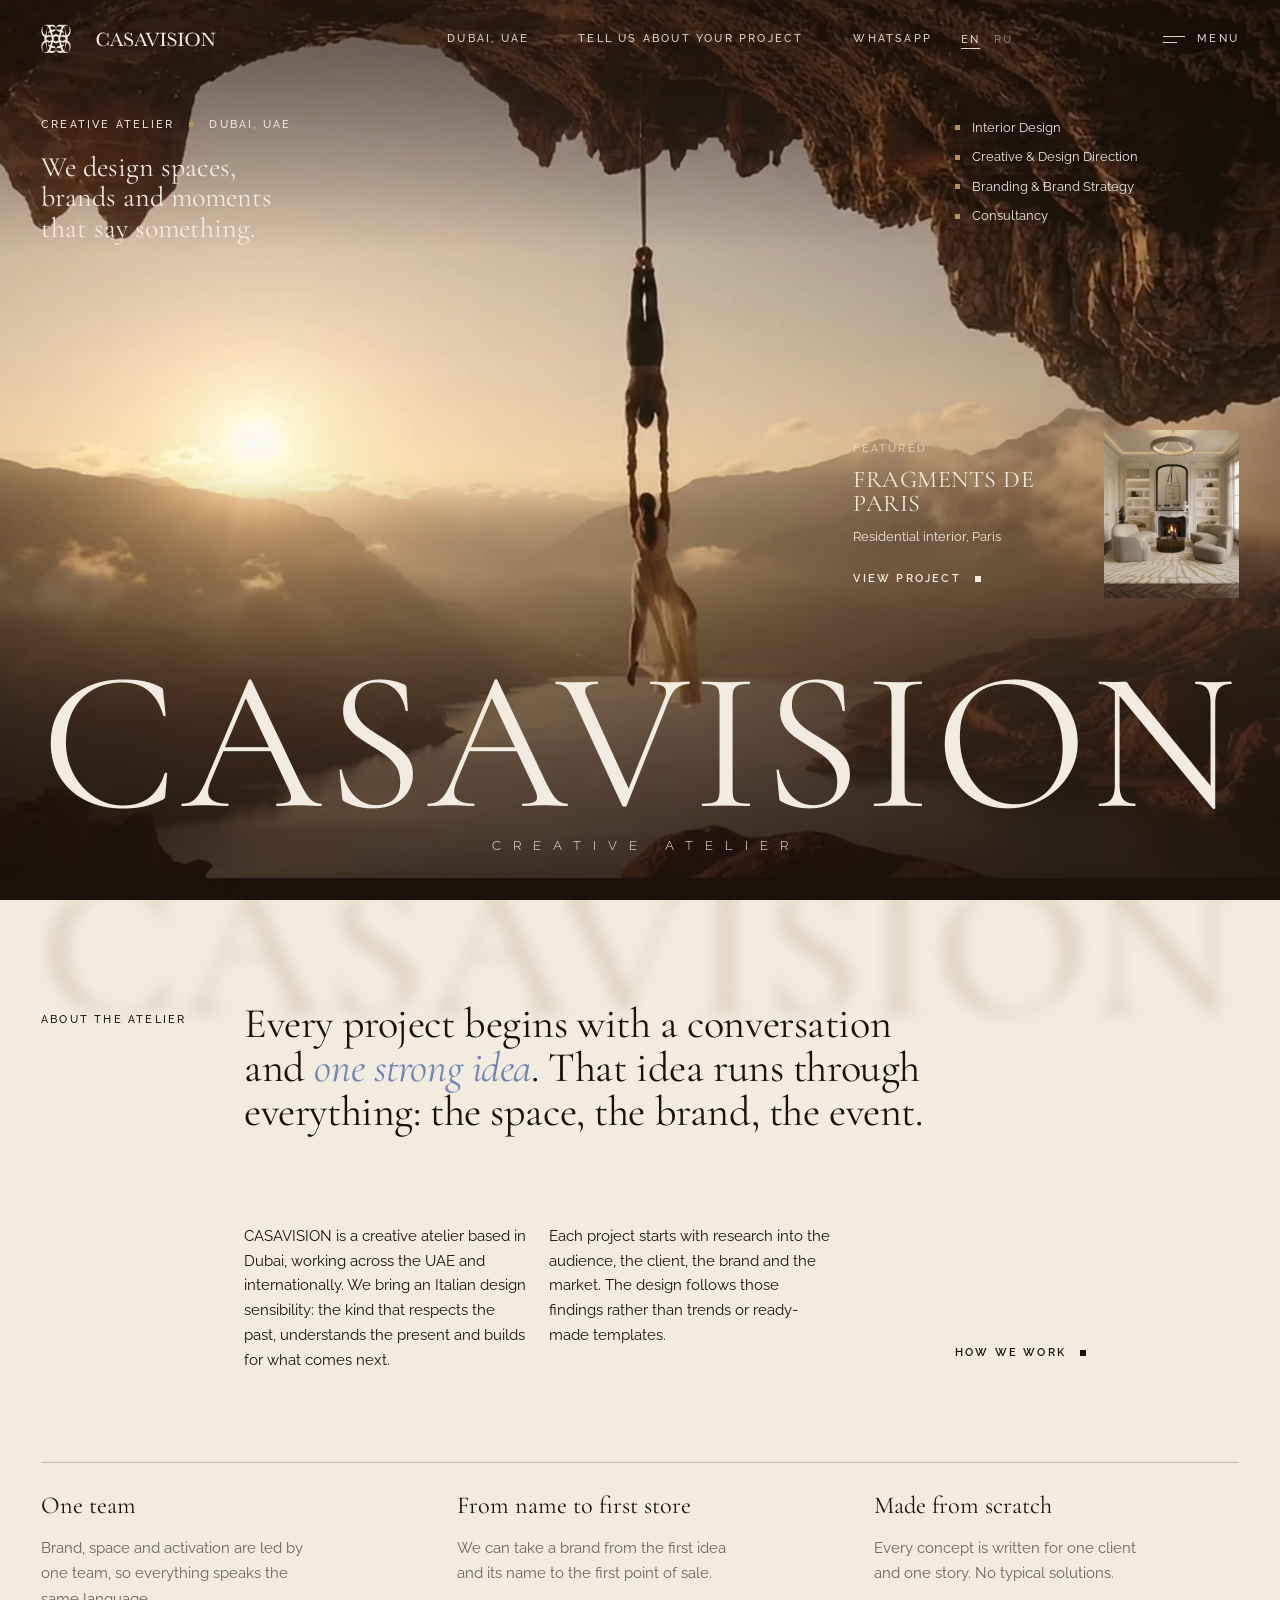
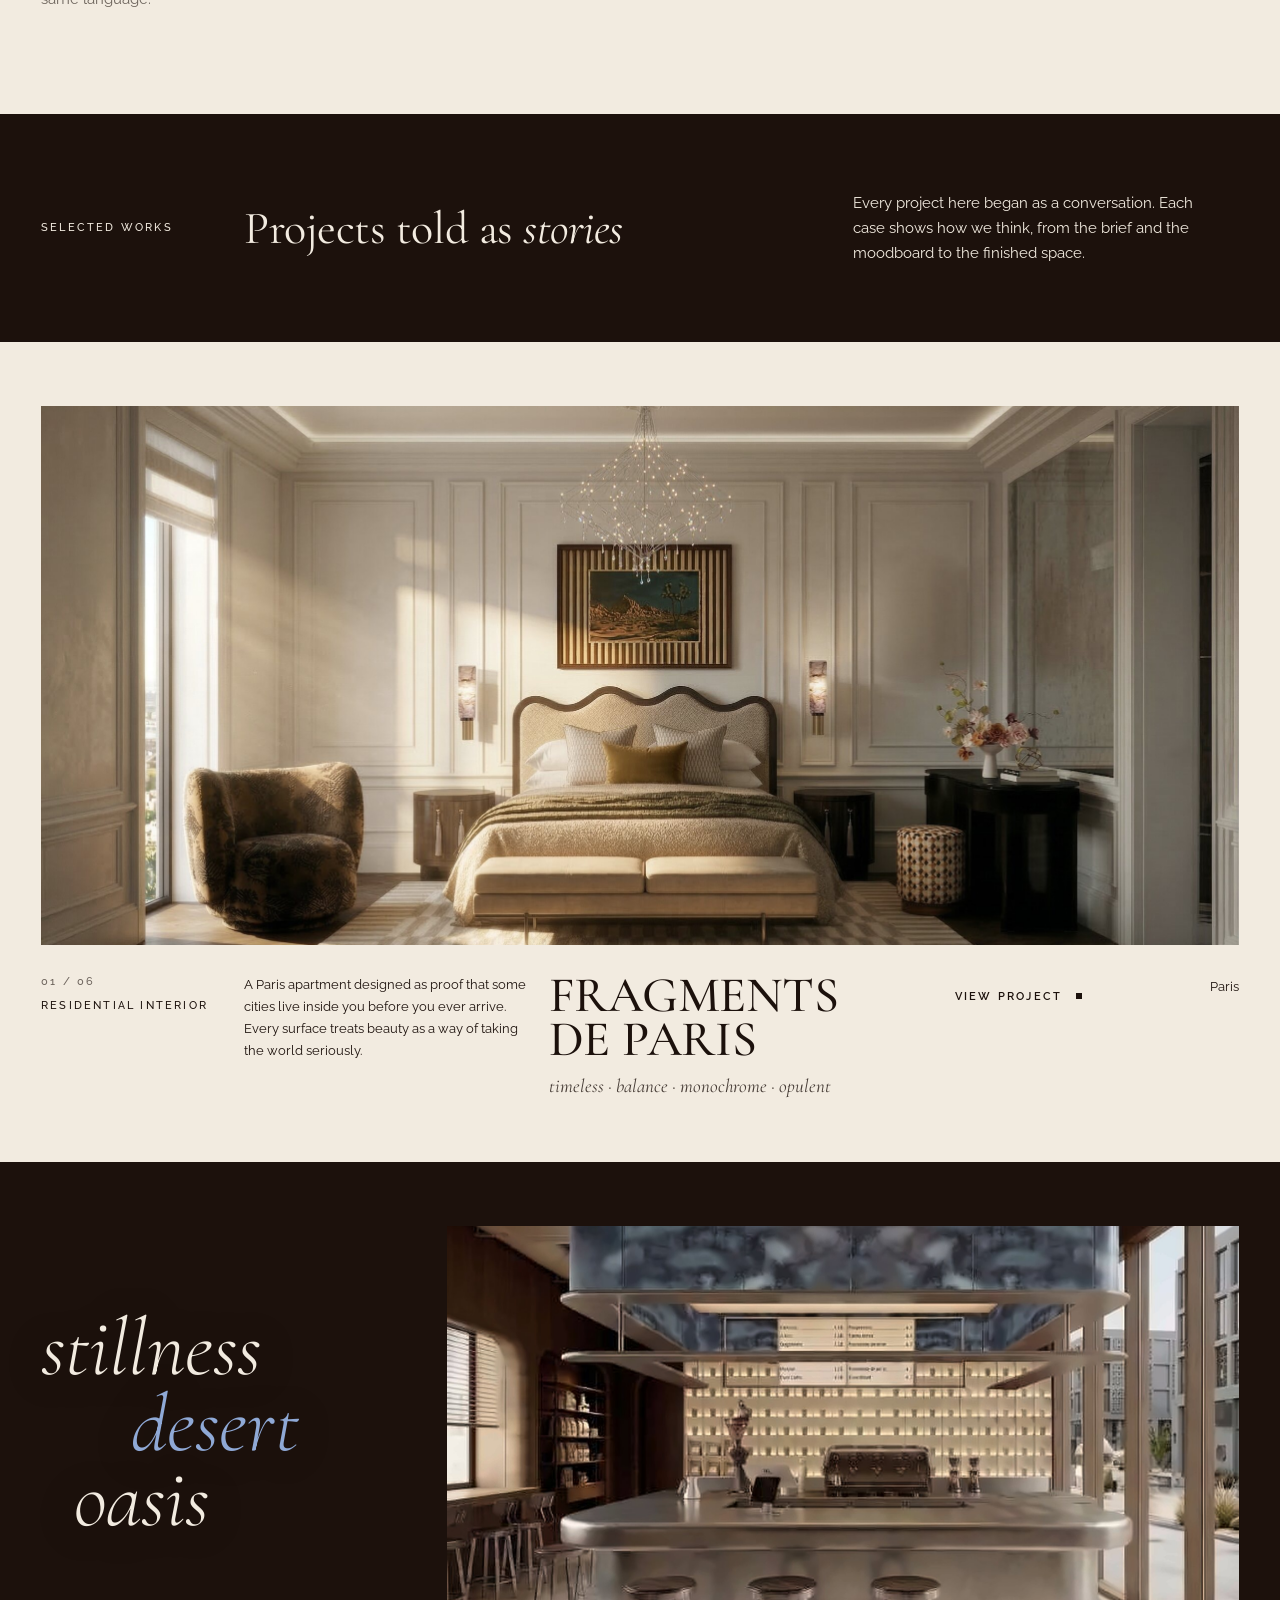
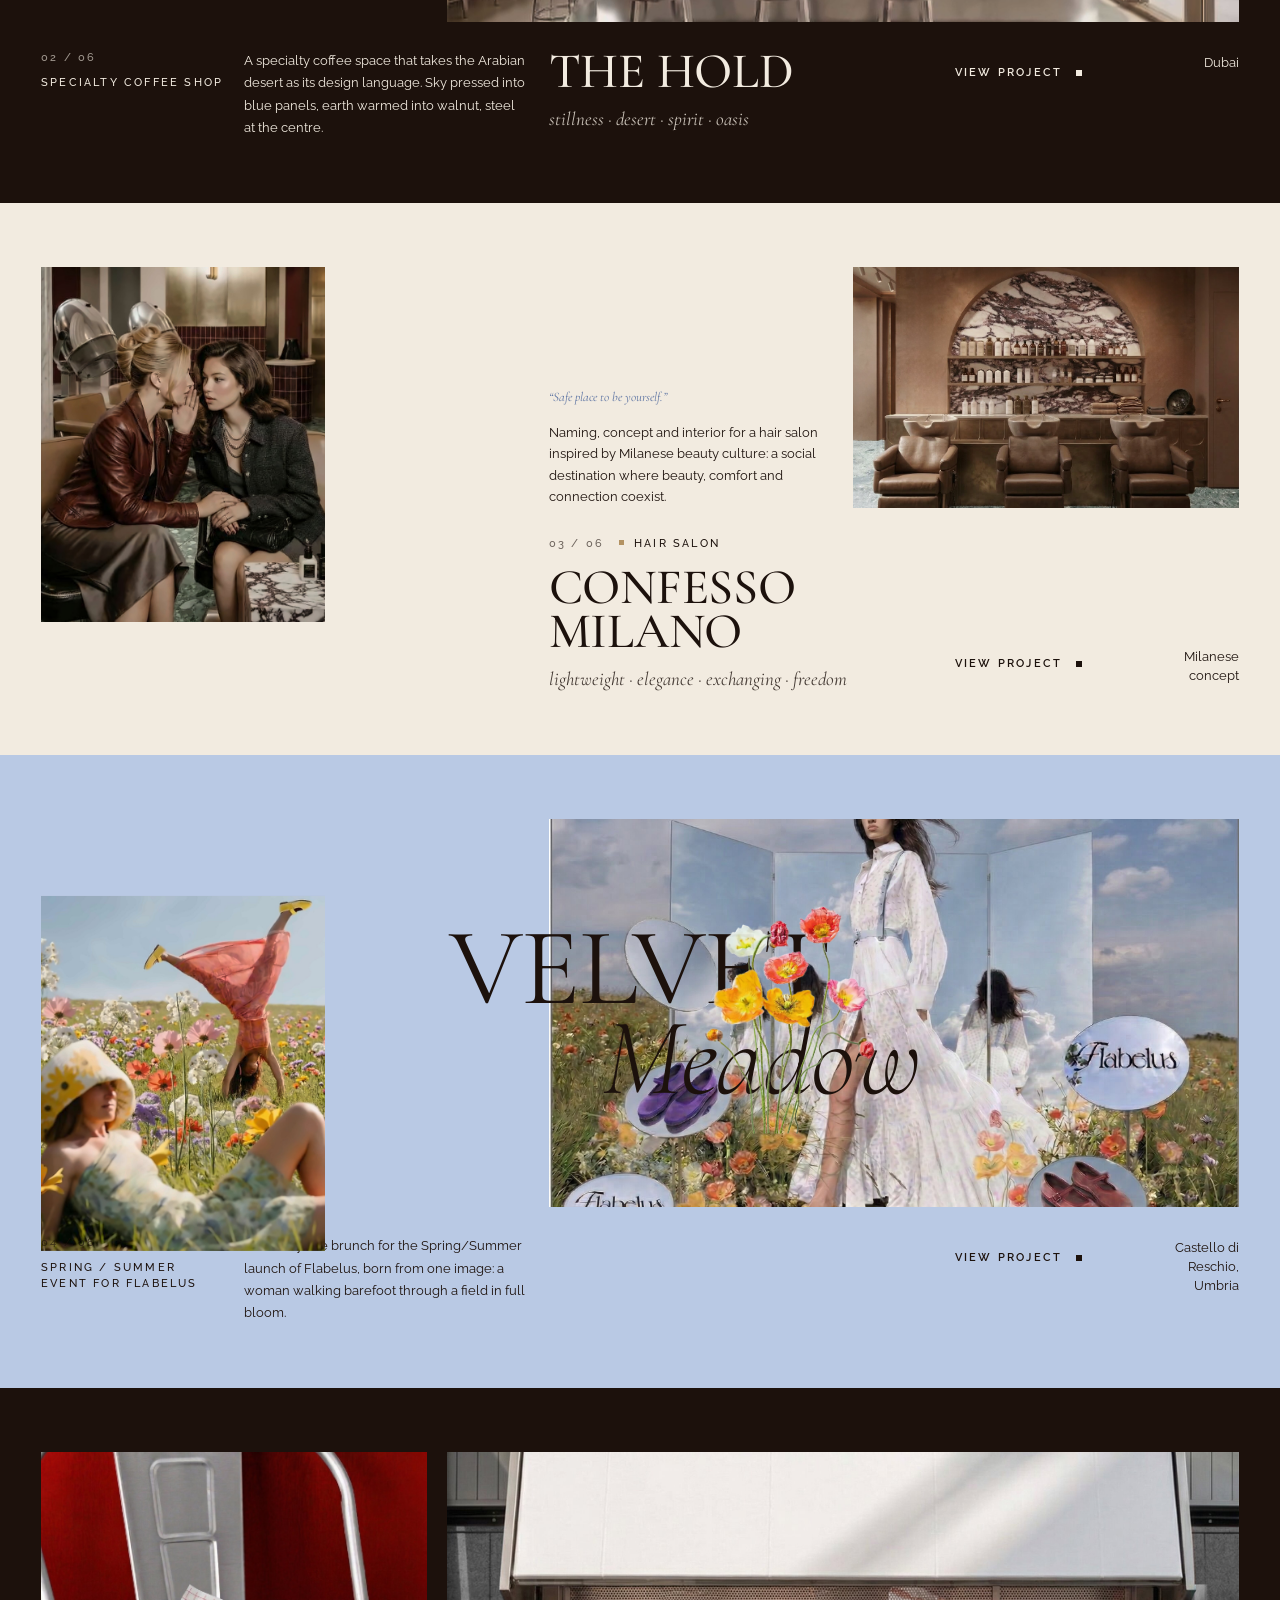
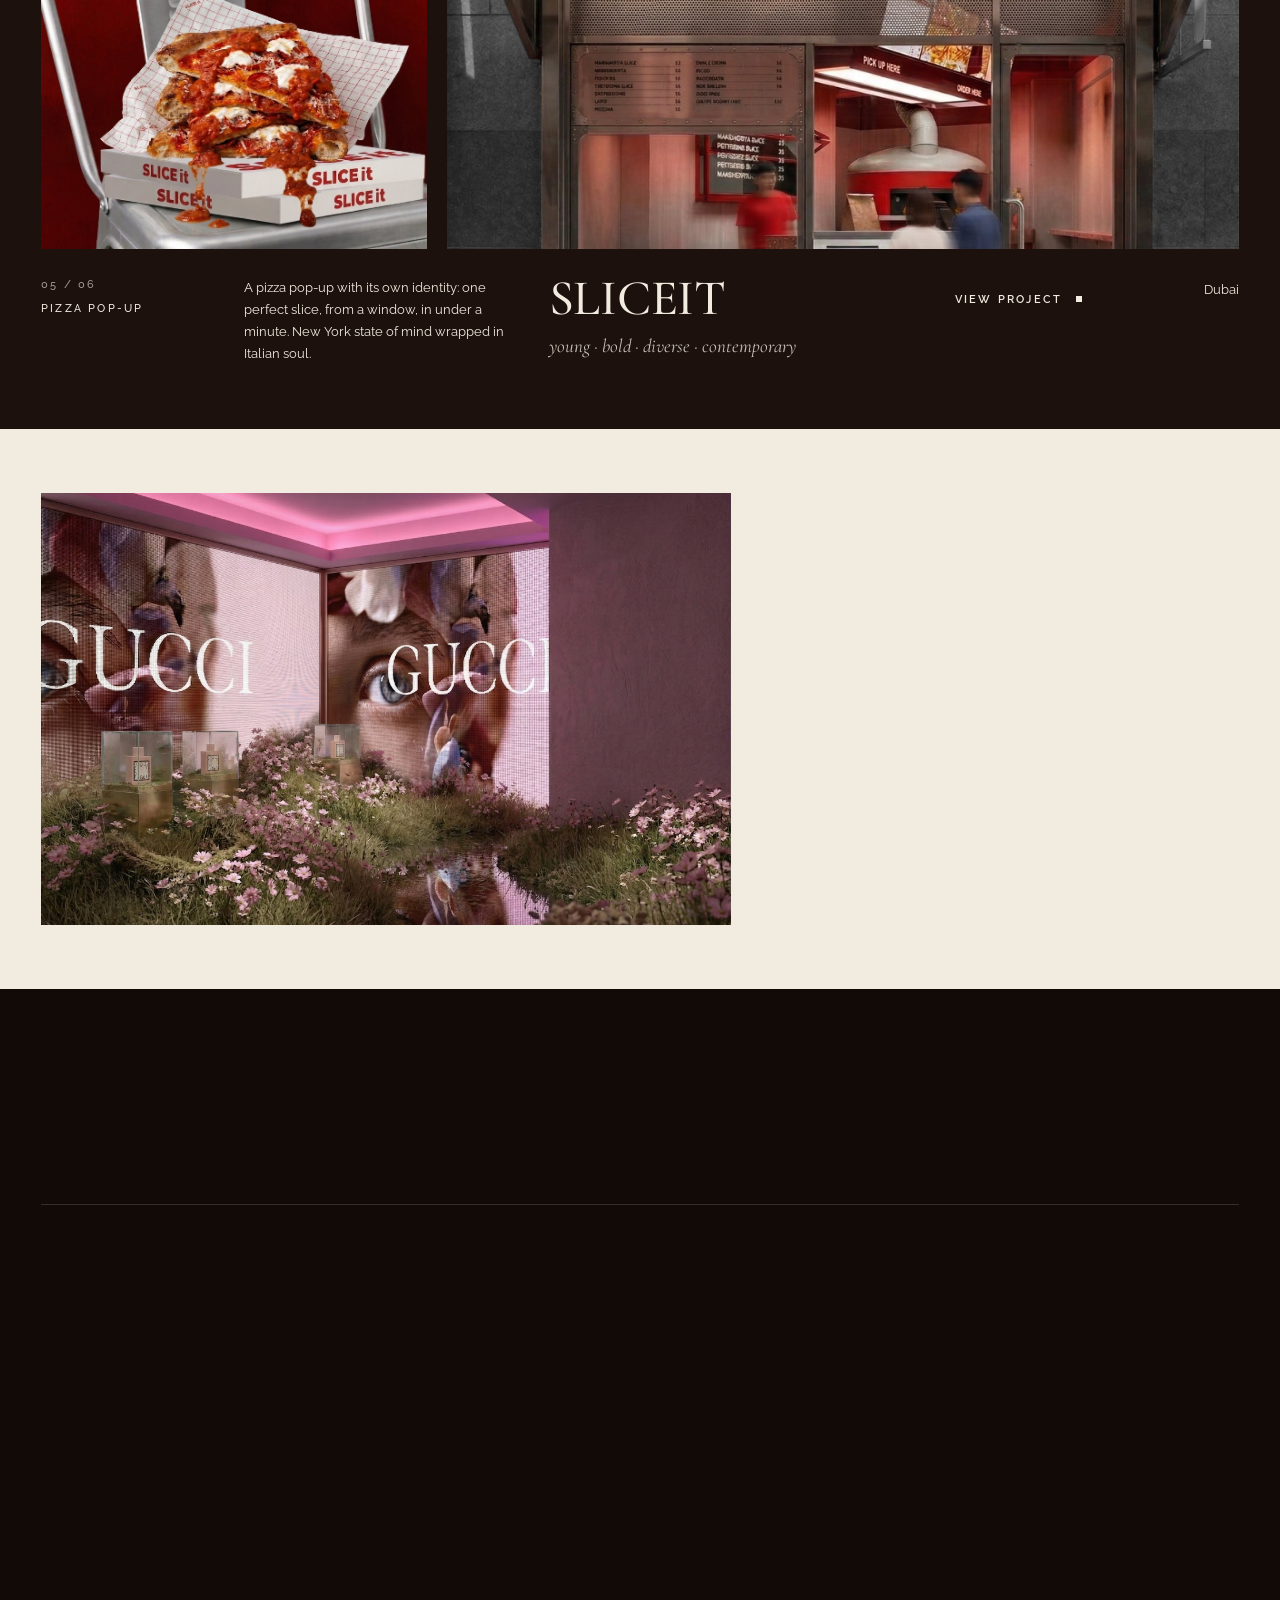
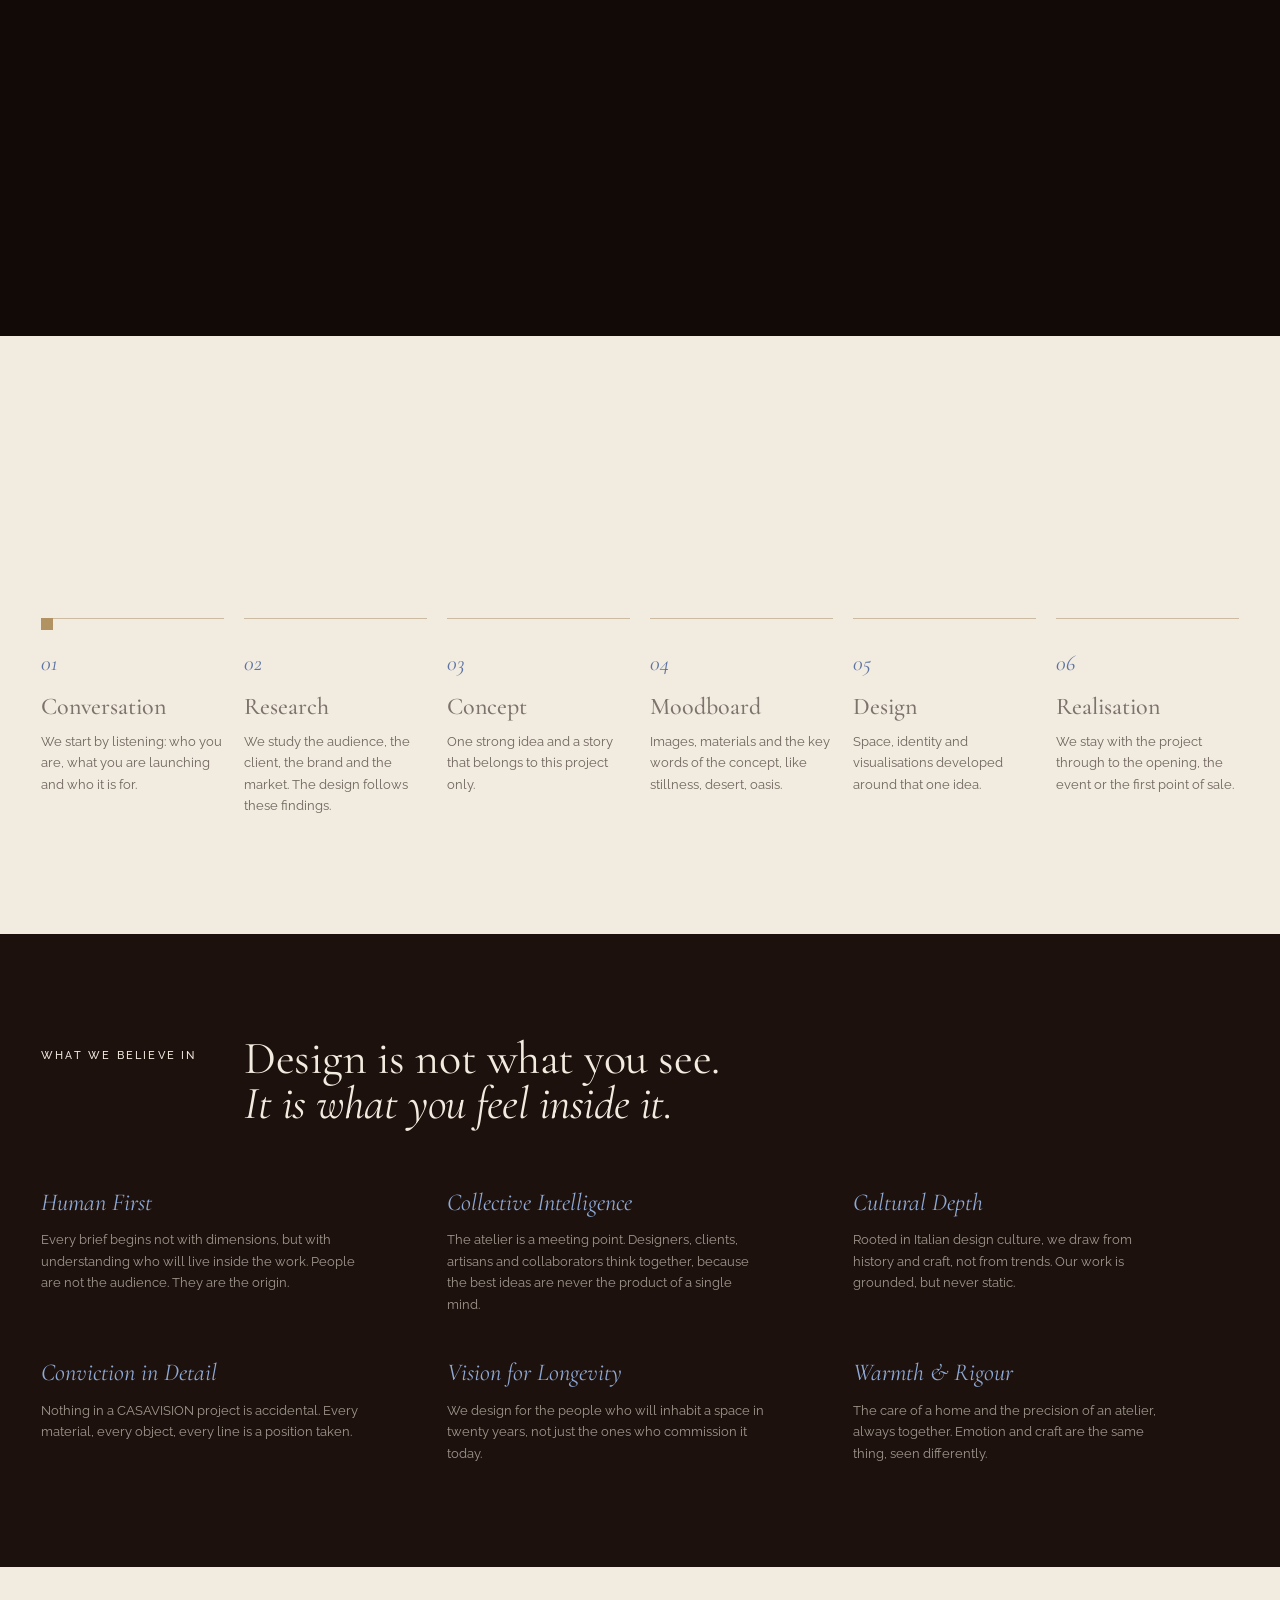
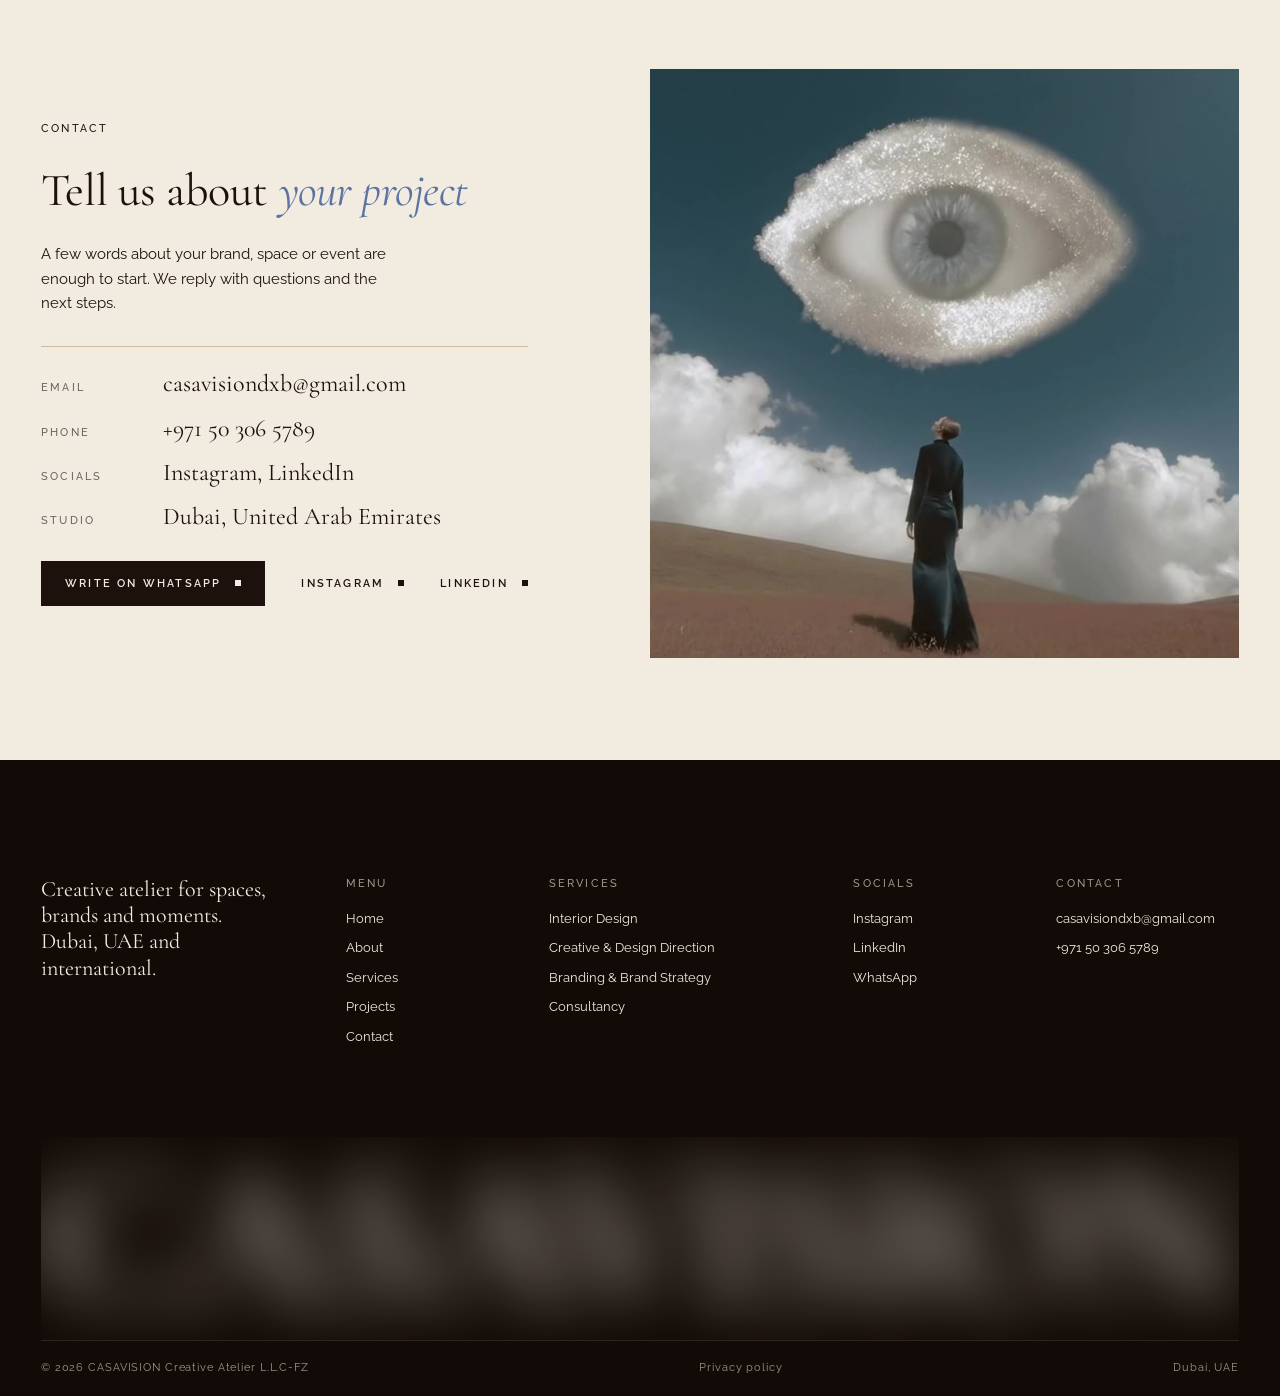
<file: index.html>
<!doctype html>
<html lang="en">
<head>
<meta charset="utf-8">
<meta name="viewport" content="width=device-width, initial-scale=1, viewport-fit=cover">
<title>CASAVISION Creative Atelier</title>
<meta name="claude:viewport-fit-sides" content="cover">
<meta name="description" content="Creative atelier from Dubai: interior design, creative direction, branding and consultancy.">
<link rel="preconnect" href="https://fonts.googleapis.com"><link rel="preconnect" href="https://fonts.gstatic.com" crossorigin><link rel="stylesheet" href="https://fonts.googleapis.com/css2?family=Cormorant+Garamond:ital,wght@0,300;0,400;0,500;0,600;1,300;1,400;1,500&family=Raleway:wght@300;400;500;600&display=swap">
<link rel="stylesheet" href="assets/css/site.css">
<link rel="icon" href="assets/brand/monogram.png">

</head>
<body>
<div class="preloader" aria-hidden="true">
  <div class="pl-in">
    <span class="pl-word">CASAVISION</span>
    <span class="pl-sub">Creative atelier</span>
  </div>
</div>
<header class="hdr wrap">
  <div class="grid">
    <a class="brand" href="#top" aria-label="CASAVISION"><span class="mono"></span><span class="logo"></span></a>
    <span class="hdr-loc label">Dubai, UAE</span>
    <a class="hdr-cta label" href="#contact">Tell us about your project</a>
    <a class="hdr-wa label" href="https://wa.me/971503065789" target="_blank" rel="noopener">WhatsApp</a>
    <span class="hdr-lang"><span class="lang label"><a href="index.html" class="is-on" lang="en" data-go>EN</a><a href="ru/index.html" lang="ru" data-go>RU</a></span></span>
    <button class="hdr-menu label" type="button" data-menu-open aria-controls="menu" aria-expanded="false"><span class="burger" aria-hidden="true"><span></span><span></span></span>Menu</button>
  </div>
</header>
<div class="menu" id="menu" aria-hidden="true">
  <div class="menu-panel wrap" role="dialog" aria-modal="true" aria-label="Menu">
    <div class="menu-top grid">
      <a class="brand" href="#top" aria-label="CASAVISION"><span class="mono"></span><span class="logo"></span></a>
      <span class="menu-lang"><span class="lang label"><a href="index.html" class="is-on" lang="en" data-go>EN</a><a href="ru/index.html" lang="ru" data-go>RU</a></span></span>
      <button class="menu-close label" type="button" data-menu-close>Close <span class="x" aria-hidden="true"></span></button>
    </div>
    <div class="menu-body grid">
      <nav class="menu-nav" aria-label="Main">
      <div class="mn-item" data-cap="CASAVISION, creative atelier"><a class="mn-link" href="#top">Home</a><div class="mn-sub"></div></div>
      <div class="mn-item" data-cap="Philosophy and values"><a class="mn-link" href="#about">About</a><div class="mn-sub"><a href="#approach">How we work</a><a href="#beliefs">What we believe in</a></div></div>
      <div class="mn-item" data-cap="Four disciplines, one team"><a class="mn-link" href="#services">Services</a><div class="mn-sub"><a href="#services">Interior Design</a><a href="#services">Creative &amp; Design Direction</a><a href="#services">Branding &amp; Brand Strategy</a><a href="#services">Consultancy</a></div></div>
      <div class="mn-item" data-cap="Six stories from the portfolio"><a class="mn-link" href="#projects">Projects</a><div class="mn-sub"><a href="fragments-de-paris.html" data-go>Fragments de Paris</a><a href="the-hold.html" data-go>The Hold</a><a href="confesso-milano.html" data-go>Confesso Milano</a><a href="velvet-meadow.html" data-go>Velvet Meadow</a><a href="sliceit.html" data-go>SLICEit</a><a href="sensorial-dive.html" data-go>Sensorial Dive</a></div></div>
      <div class="mn-item" data-cap="Tell us about your project"><a class="mn-link" href="#contact">Contact</a><div class="mn-sub"></div></div>
      </nav>
      <figure class="menu-preview" aria-hidden="true"><img src="assets/img/home/cave.jpg" alt="" class="is-on" loading="lazy"><img src="assets/img/fragments/living.jpg" alt="" loading="lazy"><img src="assets/img/confesso/reception.jpg" alt="" loading="lazy"><img src="assets/img/velvet/long-table.jpg" alt="" loading="lazy"><img src="assets/img/hold/island.jpg" alt="" loading="lazy"><figcaption class="label">CASAVISION, creative atelier</figcaption></figure>
    </div>
    <div class="menu-info grid">
      <div><span class="label">Write to us</span><a href="mailto:casavisiondxb@gmail.com">casavisiondxb@gmail.com</a><span>+971 50 306 5789</span></div>
      <div><span class="label">Socials</span><a href="#">Instagram</a><a href="#">LinkedIn</a><a href="https://wa.me/971503065789" target="_blank" rel="noopener">WhatsApp</a></div>
      <div><span class="label">Studio</span><span>CASAVISION L.L.C-FZ</span><span>Dubai, United Arab Emirates</span></div>
      <div class="mi-cta"><span class="label">New project</span><a class="btn" href="#contact">Tell us about your project <i></i></a></div>
    </div>
  </div>
</div>

<main id="top">

  <!-- HERO -->
  <section class="hero" data-tone="dark">
    <div class="hero-media"><video autoplay muted loop playsinline preload="auto" poster="assets/video/hero-poster.jpg"><source src="assets/video/hero.mp4" type="video/mp4" media="(min-width: 761px)"><source src="assets/video/hero-720.mp4" type="video/mp4"></video></div>
    <div class="hero-in wrap">
      <div class="grid hero-top">
        <div class="hero-lead">
          <span class="label" data-r>Creative atelier <span class="sq gold"></span> Dubai, UAE</span>
          <p data-r style="--d:.15s">We design spaces, brands and moments that say something.</p>
        </div>
        <ul class="hero-list" data-r style="--d:.3s"><li>Interior Design</li><li>Creative &amp; Design Direction</li><li>Branding &amp; Brand Strategy</li><li>Consultancy</li></ul>
      </div>
      <div class="grid hero-bottom">
        <a class="hero-card" href="fragments-de-paris.html" data-go data-r style="--d:.45s">
          <span class="hc-txt"><span class="label mute">Featured</span><span class="hc-title">Fragments de Paris</span><span>Residential interior, Paris</span><span class="more">View project <i></i></span></span>
          <span class="hc-img"><img src="assets/img/fragments/living.jpg" alt="Living room of the Fragments de Paris apartment"></span>
        </a>
        <h1 class="masthead is-waiting"><span class="mh-word" data-fit="1" data-fit-h="0.24">CASAVISION</span><span class="mh-sub">Creative atelier</span></h1>
      </div>
    </div>
  </section>

  <!-- ABOUT -->
  <section class="intro tone-light" id="about" data-tone="light">
    <div class="blurmark" aria-hidden="true" data-shadow>CASAVISION</div>
    <div class="wrap">
      <div class="grid intro-head">
        <span class="label" data-r>About the atelier</span>
        <p class="intro-statement" data-haze>Every project begins with a conversation and <em>one strong idea</em>. That idea runs through everything: the space, the brand, the event.</p>
      </div>
      <div class="grid intro-cols">
        <p class="ic-a" data-haze>CASAVISION is a creative atelier based in Dubai, working across the UAE and internationally. We bring an Italian design sensibility: the kind that respects the past, understands the present and builds for what comes next.</p>
        <p class="ic-b" data-haze>Each project starts with research into the audience, the client, the brand and the market. The design follows those findings rather than trends or ready-made templates.</p>
        <div class="ic-c" data-r style="--d:.2s"><a class="more" href="#approach">How we work <i></i></a></div>
      </div>
      <div class="grid facts">
        <div class="fact" data-r><b>One team</b><p>Brand, space and activation are led by one team, so everything speaks the same language.</p></div>
        <div class="fact" data-r style="--d:.1s"><b>From name to first store</b><p>We can take a brand from the first idea and its name to the first point of sale.</p></div>
        <div class="fact" data-r style="--d:.2s"><b>Made from scratch</b><p>Every concept is written for one client and one story. No typical solutions.</p></div>
      </div>
    </div>
  </section>

  <!-- PROJECTS -->
  <section id="projects" class="tone-dark" data-tone="dark">
    <div class="wrap works-head">
      <div class="grid sec-head">
        <span class="label" data-r>Selected works</span>
        <h2 data-r style="--d:.1s">Projects told as <em>stories</em></h2>
        <p data-r style="--d:.2s">Every project here began as a conversation. Each case shows how we think, from the brief and the moodboard to the finished space.</p>
      </div>
    </div>
  </section>

  <!-- 01 wide image -->
  <article class="case case-a tone-light" data-tone="light">
    <div class="wrap">
      <a class="media" href="fragments-de-paris.html" data-go data-r="img" aria-label="Fragments de Paris"><img src="assets/img/fragments/bedroom.jpg" alt="Bedroom with classical mouldings" loading="lazy"></a>
      <div class="grid cm">
        <div class="cm-cat label" data-r><span class="cm-num mute">01 / 06</span>Residential interior</div>
        <p class="cm-desc" data-r style="--d:.1s">A Paris apartment designed as proof that some cities live inside you before you ever arrive. Every surface treats beauty as a way of taking the world seriously.</p>
        <div class="cm-head" data-r style="--d:.15s"><h3 class="cm-title"><a href="fragments-de-paris.html" data-go>Fragments de Paris</a></h3><span class="cm-words">timeless · balance · monochrome · opulent</span></div>
        <div class="cm-link" data-r style="--d:.2s"><a class="more" href="fragments-de-paris.html" data-go>View project <i></i></a></div>
        <div class="cm-loc" data-r style="--d:.25s">Paris</div>
      </div>
    </div>
  </article>

  <!-- 02 image right, concept words over it -->
  <article class="case case-b tone-dark" data-tone="dark">
    <div class="wrap">
      <div class="grid cb-stage">
        <a class="media" href="the-hold.html" data-go data-r="img" aria-label="The Hold"><img src="assets/img/hold/island.jpg" alt="Steel coffee island under a blue stone canopy" loading="lazy"></a>
        <div class="cb-words" aria-hidden="true"><span data-r="word">stillness</span><span data-r="word" style="--d:.25s">desert</span><span data-r="word" style="--d:.5s">oasis</span></div>
      </div>
      <div class="grid cm">
        <div class="cm-cat label" data-r><span class="cm-num mute">02 / 06</span>Specialty coffee shop</div>
        <p class="cm-desc" data-r style="--d:.1s">A specialty coffee space that takes the Arabian desert as its design language. Sky pressed into blue panels, earth warmed into walnut, steel at the centre.</p>
        <div class="cm-head" data-r style="--d:.15s"><h3 class="cm-title"><a href="the-hold.html" data-go>The Hold</a></h3><span class="cm-words">stillness · desert · spirit · oasis</span></div>
        <div class="cm-link" data-r style="--d:.2s"><a class="more" href="the-hold.html" data-go>View project <i></i></a></div>
        <div class="cm-loc" data-r style="--d:.25s">Dubai</div>
      </div>
    </div>
  </article>

  <!-- 03 two images, different places -->
  <article class="case case-c tone-light" data-tone="light">
    <div class="wrap">
      <div class="grid cc">
        <a class="media cc-1" href="confesso-milano.html" data-go data-r="img" aria-label="Confesso Milano"><img src="assets/img/confesso/cover.jpg" alt="Two women talking in the salon" loading="lazy"></a>
        <a class="media cc-2" href="confesso-milano.html" data-go data-r="img" style="--d:.2s" aria-label="Confesso Milano"><img src="assets/img/confesso/washing.jpg" alt="Washing area under a marble arch" loading="lazy"></a>
        <div class="cc-txt" data-r>
          <p class="cc-quote">“Safe place to be yourself.”</p>
          <p>Naming, concept and interior for a hair salon inspired by Milanese beauty culture: a social destination where beauty, comfort and connection coexist.</p>
        </div>
        <div class="cc-head">
          <div class="cm-head" data-r><span class="label"><span class="mute">03 / 06</span> <span class="sq gold"></span>Hair salon</span><h3 class="cm-title"><a href="confesso-milano.html" data-go>Confesso Milano</a></h3><span class="cm-words">lightweight · elegance · exchanging · freedom</span></div>
          <div class="cm-link" data-r style="--d:.1s"><a class="more" href="confesso-milano.html" data-go>View project <i></i></a></div>
          <div class="cm-loc" data-r style="--d:.15s">Milanese concept</div>
        </div>
      </div>
    </div>
  </article>

  <!-- 04 full-screen colour band -->
  <article class="case case-d tone-sky" data-tone="light">
    <div class="wrap">
      <div class="grid cd">
        <a class="media cd-1" href="velvet-meadow.html" data-go data-r="img" aria-label="Velvet Meadow" data-par="0.06"><img src="assets/img/velvet/cover.jpg" alt="Women in a field of wildflowers" loading="lazy"></a>
        <a class="media cd-2" href="velvet-meadow.html" data-go data-r="img" style="--d:.2s" aria-label="Velvet Meadow"><img src="assets/img/velvet/photomoment.jpg" alt="Mirrored photomoment installation in the meadow" loading="lazy"></a>
        <h3 class="cd-title" data-r="word" style="--d:.3s"><a href="velvet-meadow.html" data-go>Velvet<em>Meadow</em></a></h3>
        <img class="cd-flower" src="assets/img/velvet/m7.png" alt="" aria-hidden="true" data-par="-0.18" loading="lazy">
      </div>
      <div class="grid cm">
        <div class="cm-cat label" data-r><span class="cm-num mute">04 / 06</span>Spring / Summer event for Flabelus</div>
        <p class="cm-desc" data-r style="--d:.1s">A countryside brunch for the Spring/Summer launch of Flabelus, born from one image: a woman walking barefoot through a field in full bloom.</p>
        <div class="cm-head" data-r style="--d:.15s"><span class="cm-words">weightless · energy · wildflowers · emotion</span></div>
        <div class="cm-link" data-r style="--d:.2s"><a class="more" href="velvet-meadow.html" data-go>View project <i></i></a></div>
        <div class="cm-loc" data-r style="--d:.25s">Castello di Reschio, Umbria</div>
      </div>
    </div>
  </article>

  <!-- 05 two images, showroom rhythm -->
  <article class="case case-e tone-dark" data-tone="dark">
    <div class="wrap">
      <div class="grid ce">
        <a class="media ce-1" href="sliceit.html" data-go data-r="img" aria-label="SLICEit"><img src="assets/img/slice/box.jpg" alt="SLICEit pizza boxes on a steel chair" loading="lazy"></a>
        <a class="media ce-2" href="sliceit.html" data-go data-r="img" style="--d:.2s" aria-label="SLICEit"><img src="assets/img/slice/front.jpg" alt="Front view of the SLICEit pop-up window" loading="lazy"></a>
      </div>
      <div class="grid cm">
        <div class="cm-cat label" data-r><span class="cm-num mute">05 / 06</span>Pizza pop-up</div>
        <p class="cm-desc" data-r style="--d:.1s">A pizza pop-up with its own identity: one perfect slice, from a window, in under a minute. New York state of mind wrapped in Italian soul.</p>
        <div class="cm-head" data-r style="--d:.15s"><h3 class="cm-title"><a href="sliceit.html" data-go>SLICEit</a></h3><span class="cm-words">young · bold · diverse · contemporary</span></div>
        <div class="cm-link" data-r style="--d:.2s"><a class="more" href="sliceit.html" data-go>View project <i></i></a></div>
        <div class="cm-loc" data-r style="--d:.25s">Dubai</div>
      </div>
    </div>
  </article>

  <!-- 06 image left, text right -->
  <article class="case case-f tone-light" data-tone="light">
    <div class="wrap">
      <div class="grid cf">
        <a class="media cf-1" href="sensorial-dive.html" data-go data-r="img" aria-label="Sensorial Dive"><img src="assets/img/sensorial/room.jpg" alt="Pink fragrance room with a botanical plinth" loading="lazy"></a>
        <div class="cf-side">
          <div data-r><span class="label"><span class="mute">06 / 06</span> <span class="sq gold"></span>Fragrance pop-up for Gucci</span><p class="cm-desc" style="margin-top:22px">A fragrance pop-up for Gucci built around one question: what if a fragrance were not something you wore, but somewhere you went?</p></div>
          <div class="cf-bottom" data-r style="--d:.15s">
            <h3 class="cm-title"><a href="sensorial-dive.html" data-go>Sensorial Dive</a></h3>
            <span class="cm-words">water flow · reflection · botanical · structural</span>
            <div class="cf-row"><a class="more" href="sensorial-dive.html" data-go>View project <i></i></a><span class="label mute">Immersive pop-up</span></div>
          </div>
        </div>
      </div>
    </div>
  </article>

  <!-- SERVICES -->
  <section class="services tone-ink" id="services" data-tone="dark">
    <div class="wrap">
      <div class="grid sec-head">
        <span class="label" data-r>Services</span>
        <h2 data-r style="--d:.1s">Four disciplines, <em>one language</em></h2>
        <p data-r style="--d:.2s">Prices are not published: every project is calculated individually, on request.</p>
      </div>
      <div class="svc-list">
      <div class="svc is-open" data-r>
        <button class="svc-row grid" type="button" aria-expanded="true" aria-controls="svc-0">
          <span class="svc-tag label">Seen in: Fragments de Paris, The Hold, Confesso Milano</span>
          <span class="svc-name">Interior Design</span>
          <span class="svc-line">Spaces lived, felt, and remembered.</span>
          <span class="svc-plus" aria-hidden="true"></span>
        </button>
        <div class="svc-body" id="svc-0"><div><div class="svc-inner grid">
          <p>We design interiors that go beyond aesthetics, beginning with listening to the brief, the building and the people who will inhabit it. The result is always specific, never generic.</p>
          <div class="svc-tags"><span>Residential</span><span>HoReCa</span><span>Retail &amp; commercial</span></div>
          <div class="svc-cta"><a class="more" href="#contact" data-service="0">Discuss a project <i></i></a></div>
        </div></div></div>
      </div>
      <div class="svc" data-r>
        <button class="svc-row grid" type="button" aria-expanded="false" aria-controls="svc-1">
          <span class="svc-tag label">Seen in: Velvet Meadow, Sensorial Dive</span>
          <span class="svc-name">Creative &amp; Design Direction</span>
          <span class="svc-line">Vision before execution. Always.</span>
          <span class="svc-plus" aria-hidden="true"></span>
        </button>
        <div class="svc-body" id="svc-1"><div><div class="svc-inner grid">
          <p>Concept, visual language and styling for spaces, pop-ups, activations and events. For clients who need a point of view before they need a floor plan.</p>
          <div class="svc-tags"><span>Concept development</span><span>Styling</span><span>Pop-ups</span><span>Activations</span><span>Events</span></div>
          <div class="svc-cta"><a class="more" href="#contact" data-service="1">Discuss a project <i></i></a></div>
        </div></div></div>
      </div>
      <div class="svc" data-r>
        <button class="svc-row grid" type="button" aria-expanded="false" aria-controls="svc-2">
          <span class="svc-tag label">Seen in: SLICEit, Confesso Milano</span>
          <span class="svc-name">Branding &amp; Brand Strategy</span>
          <span class="svc-line">Whole from the first day.</span>
          <span class="svc-plus" aria-hidden="true"></span>
        </button>
        <div class="svc-body" id="svc-2"><div><div class="svc-inner grid">
          <p>For brands that are just appearing: concept, naming, positioning and identity, so the brand is coherent from day one and ready for its first space.</p>
          <div class="svc-tags"><span>Concept</span><span>Naming</span><span>Positioning</span><span>Identity</span></div>
          <div class="svc-cta"><a class="more" href="#contact" data-service="2">Discuss a project <i></i></a></div>
        </div></div></div>
      </div>
      <div class="svc" data-r>
        <button class="svc-row grid" type="button" aria-expanded="false" aria-controls="svc-3">
          <span class="svc-tag label">Seen in: Alongside every project</span>
          <span class="svc-name">Consultancy</span>
          <span class="svc-line">Clarity is the rarest luxury.</span>
          <span class="svc-plus" aria-hidden="true"></span>
        </button>
        <div class="svc-body" id="svc-3"><div><div class="svc-inner grid">
          <p>For clients who need more than execution: strategy, project management and space planning, with the human insight that only comes from experience.</p>
          <div class="svc-tags"><span>Client advisory</span><span>Strategy</span><span>Project management</span><span>Space planning</span></div>
          <div class="svc-cta"><a class="more" href="#contact" data-service="3">Discuss a project <i></i></a></div>
        </div></div></div>
      </div>
      </div>
    </div>
  </section>

  <!-- APPROACH -->
  <section class="approach tone-light" id="approach" data-tone="light">
    <div class="wrap">
      <div class="grid sec-head">
        <span class="label" data-r>How we work</span>
        <h2 data-r style="--d:.1s">From a conversation to the <em>first opening</em></h2>
        <p data-r style="--d:.2s">You should see how we think, not only the pictures. Every case on this site follows the same path.</p>
      </div>
      <ol class="steps">
        <li class="step" data-r style="--d:0.00s"><span class="step-n">01</span><h3>Conversation</h3><p>We start by listening: who you are, what you are launching and who it is for.</p></li>
        <li class="step" data-r style="--d:0.08s"><span class="step-n">02</span><h3>Research</h3><p>We study the audience, the client, the brand and the market. The design follows these findings.</p></li>
        <li class="step" data-r style="--d:0.16s"><span class="step-n">03</span><h3>Concept</h3><p>One strong idea and a story that belongs to this project only.</p></li>
        <li class="step" data-r style="--d:0.24s"><span class="step-n">04</span><h3>Moodboard</h3><p>Images, materials and the key words of the concept, like stillness, desert, oasis.</p></li>
        <li class="step" data-r style="--d:0.32s"><span class="step-n">05</span><h3>Design</h3><p>Space, identity and visualisations developed around that one idea.</p></li>
        <li class="step" data-r style="--d:0.40s"><span class="step-n">06</span><h3>Realisation</h3><p>We stay with the project through to the opening, the event or the first point of sale.</p></li>
      </ol>
    </div>
  </section>

  <!-- BELIEFS -->
  <section class="beliefs tone-dark" id="beliefs" data-tone="dark">
    <div class="wrap">
      <div class="grid sec-head">
        <span class="label" data-r>What we believe in</span>
        <h2 data-r style="--d:.1s">Design is not what you see. <em>It is what you feel inside it.</em></h2>
      </div>
      <div class="bel-grid">
        <div class="bel" data-r style="--d:0.0s"><h3>Human First</h3><p>Every brief begins not with dimensions, but with understanding who will live inside the work. People are not the audience. They are the origin.</p></div>
        <div class="bel" data-r style="--d:0.1s"><h3>Collective Intelligence</h3><p>The atelier is a meeting point. Designers, clients, artisans and collaborators think together, because the best ideas are never the product of a single mind.</p></div>
        <div class="bel" data-r style="--d:0.2s"><h3>Cultural Depth</h3><p>Rooted in Italian design culture, we draw from history and craft, not from trends. Our work is grounded, but never static.</p></div>
        <div class="bel" data-r style="--d:0.0s"><h3>Conviction in Detail</h3><p>Nothing in a CASAVISION project is accidental. Every material, every object, every line is a position taken.</p></div>
        <div class="bel" data-r style="--d:0.1s"><h3>Vision for Longevity</h3><p>We design for the people who will inhabit a space in twenty years, not just the ones who commission it today.</p></div>
        <div class="bel" data-r style="--d:0.2s"><h3>Warmth &amp; Rigour</h3><p>The care of a home and the precision of an atelier, always together. Emotion and craft are the same thing, seen differently.</p></div>
      </div>
    </div>
  </section>

  <!-- CONTACT -->
  <section class="contact tone-light" id="contact" data-tone="light">
    <div class="wrap"><div class="grid ct">
      <div class="ct-left">
        <span class="label" data-r>Contact</span>
        <h2 data-r style="--d:.1s">Tell us about <em>your project</em></h2>
        <p data-r style="--d:.15s">A few words about your brand, space or event are enough to start. We reply with questions and the next steps.</p>
        <div class="ct-lines" data-r style="--d:.2s">
          <div class="ct-line"><span class="label">Email</span><a href="mailto:casavisiondxb@gmail.com">casavisiondxb@gmail.com</a></div>
          <div class="ct-line"><span class="label">Phone</span><span>+971 50 306 5789</span></div>
          <div class="ct-line"><span class="label">Socials</span><span><a href="#">Instagram</a>, <a href="#">LinkedIn</a></span></div>
          <div class="ct-line"><span class="label">Studio</span><span>Dubai, United Arab Emirates</span></div>
        </div>
        <div class="ct-quick" data-r style="--d:.25s"><a class="btn solid" href="https://wa.me/971503065789" target="_blank" rel="noopener">Write on WhatsApp <i></i></a><a class="more" href="#">Instagram <i></i></a><a class="more" href="#">LinkedIn <i></i></a></div>
      </div>
      <div class="ct-media" data-r="img" style="--d:.15s"><video autoplay muted loop playsinline preload="auto" poster="assets/video/contact-poster.jpg"><source src="assets/video/contact.mp4" type="video/mp4"></video></div>
    </div></div>
  </section>
</main>
<footer class="ftr tone-ink" data-tone="dark">
  <div class="wrap">
    <div class="grid ftr-cols">
      <div class="fc-1"><p>Creative atelier for spaces, brands and moments. Dubai, UAE and international.</p></div>
      <div class="fc-2"><span class="label">Menu</span><a href="#top">Home</a><a href="#about">About</a><a href="#services">Services</a><a href="#projects">Projects</a><a href="#contact">Contact</a></div>
      <div class="fc-3"><span class="label">Services</span><a href="#services">Interior Design</a><a href="#services">Creative &amp; Design Direction</a><a href="#services">Branding &amp; Brand Strategy</a><a href="#services">Consultancy</a></div>
      <div class="fc-4"><span class="label">Socials</span><a href="#">Instagram</a><a href="#">LinkedIn</a><a href="https://wa.me/971503065789" target="_blank" rel="noopener">WhatsApp</a></div>
      <div class="fc-5"><span class="label">Contact</span><a href="mailto:casavisiondxb@gmail.com">casavisiondxb@gmail.com</a><span>+971 50 306 5789</span></div>
    </div>
    <div class="ftr-mark" aria-hidden="true"><div class="blurmark" data-fit="1" data-focus="0.16" data-focus-min="0.035">CASAVISION</div></div>
    <div class="ftr-base"><span>© <span data-year>2026</span> CASAVISION Creative Atelier L.L.C-FZ</span><a href="#">Privacy policy</a><span>Dubai, UAE</span></div>
  </div>
</footer>
<button class="totop" type="button" aria-label="Back to top"><svg viewBox="0 0 54 54" aria-hidden="true"><circle class="tt-track" cx="27" cy="27" r="26"></circle><circle class="tt-bar" cx="27" cy="27" r="26"></circle></svg><i></i></button>
<script src="assets/js/site.js"></script>
</body>
</html>
</file>
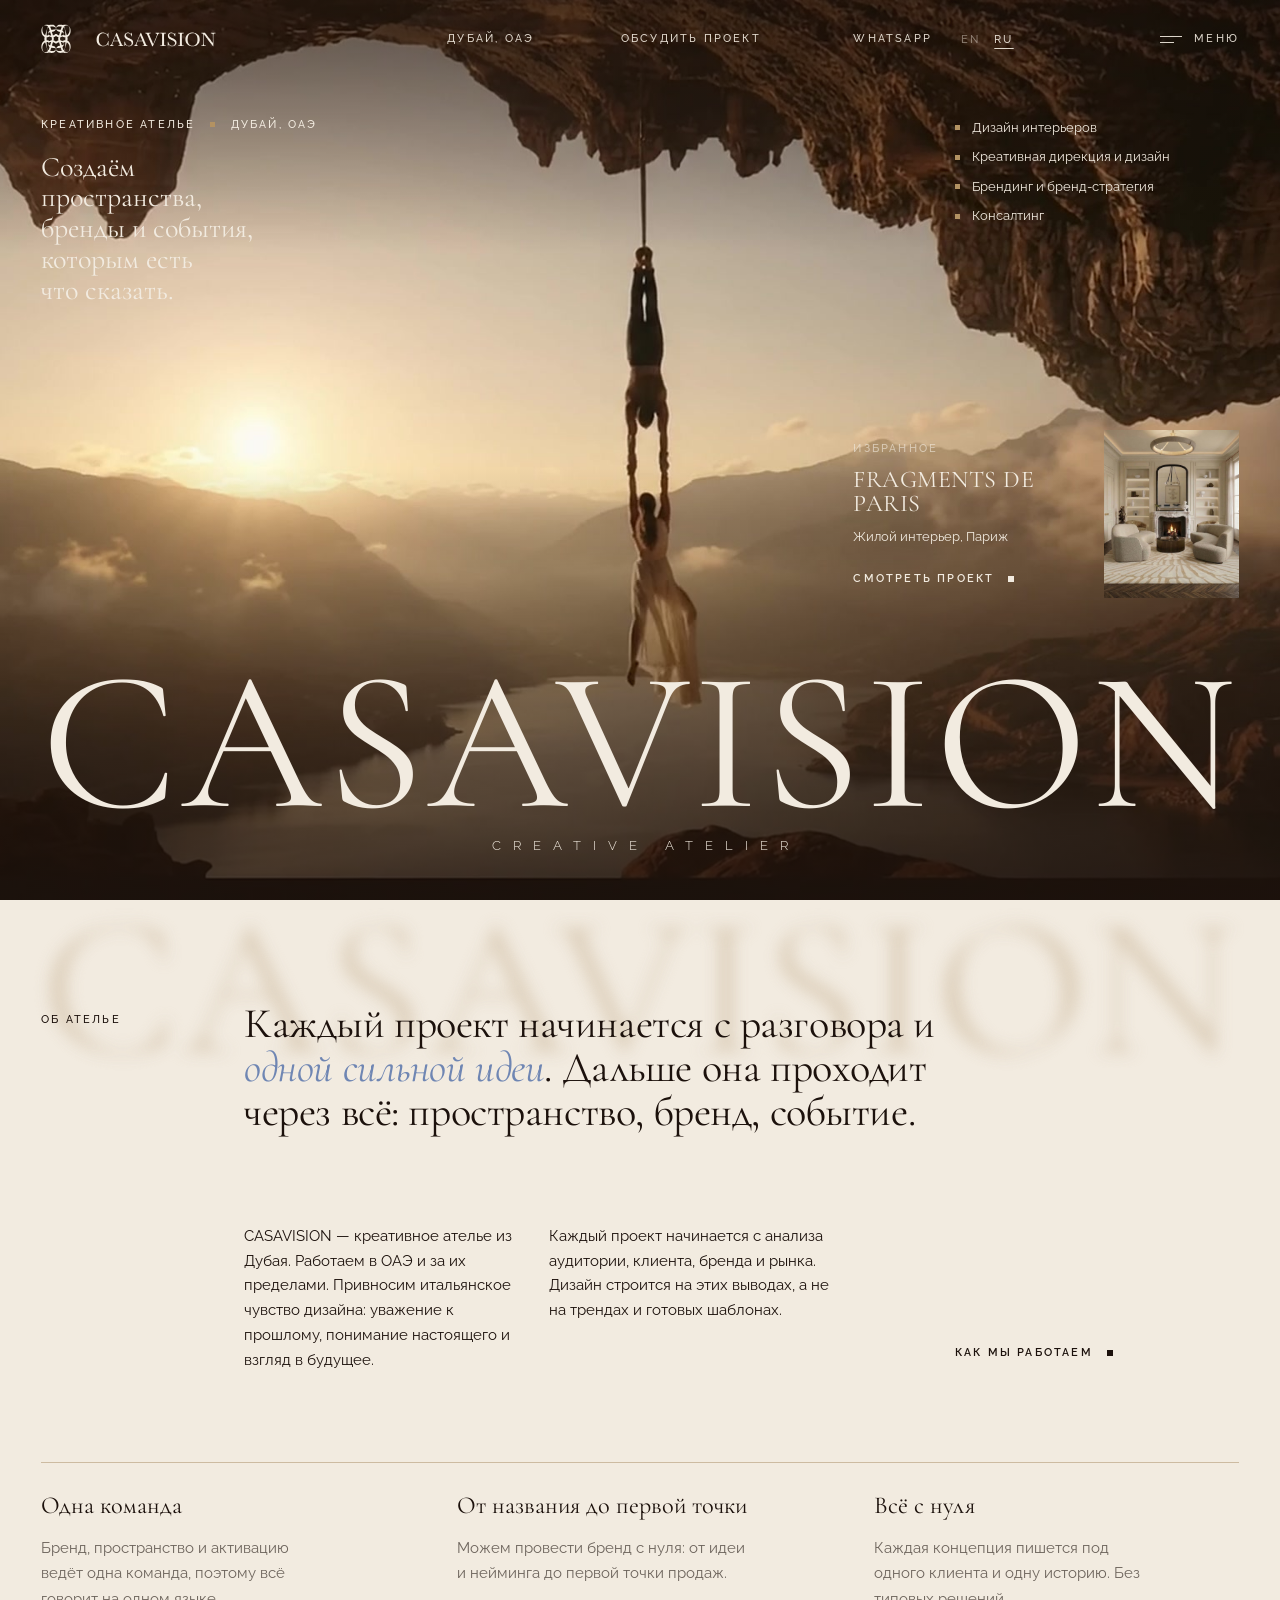
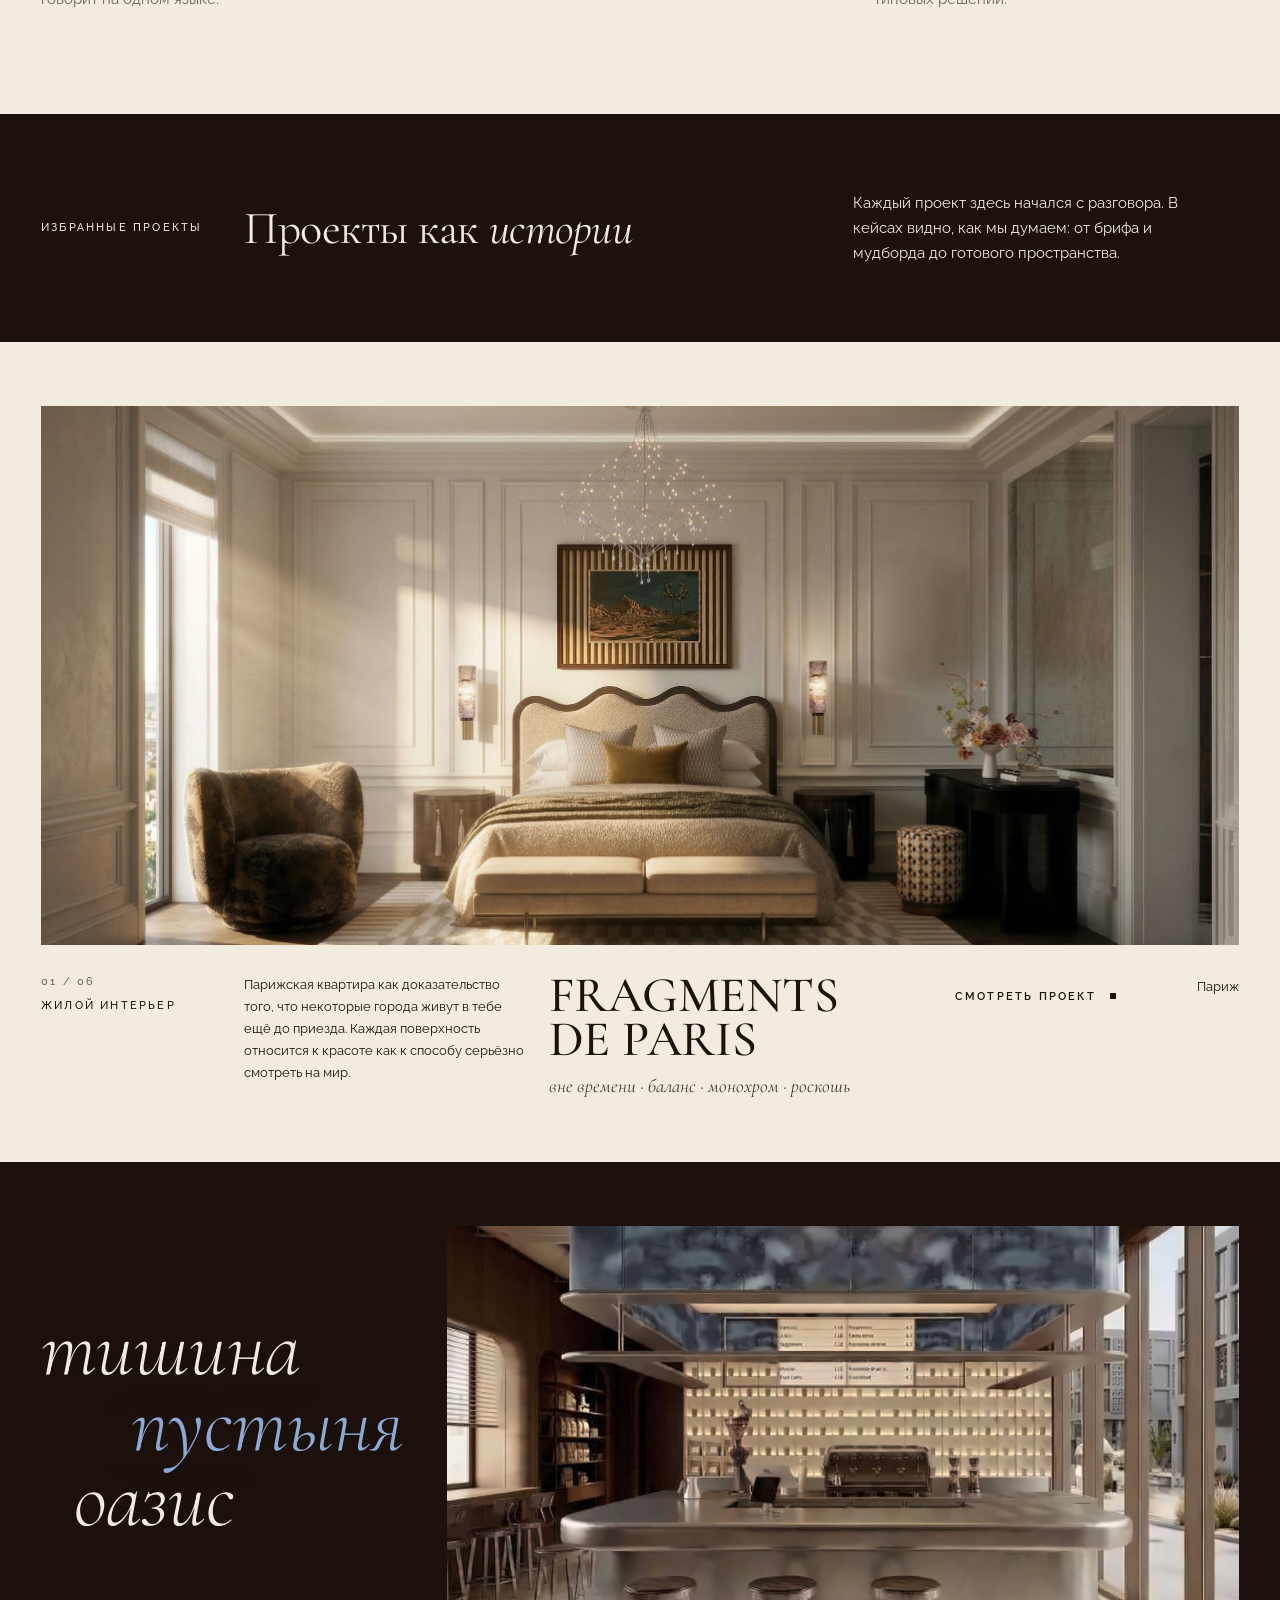
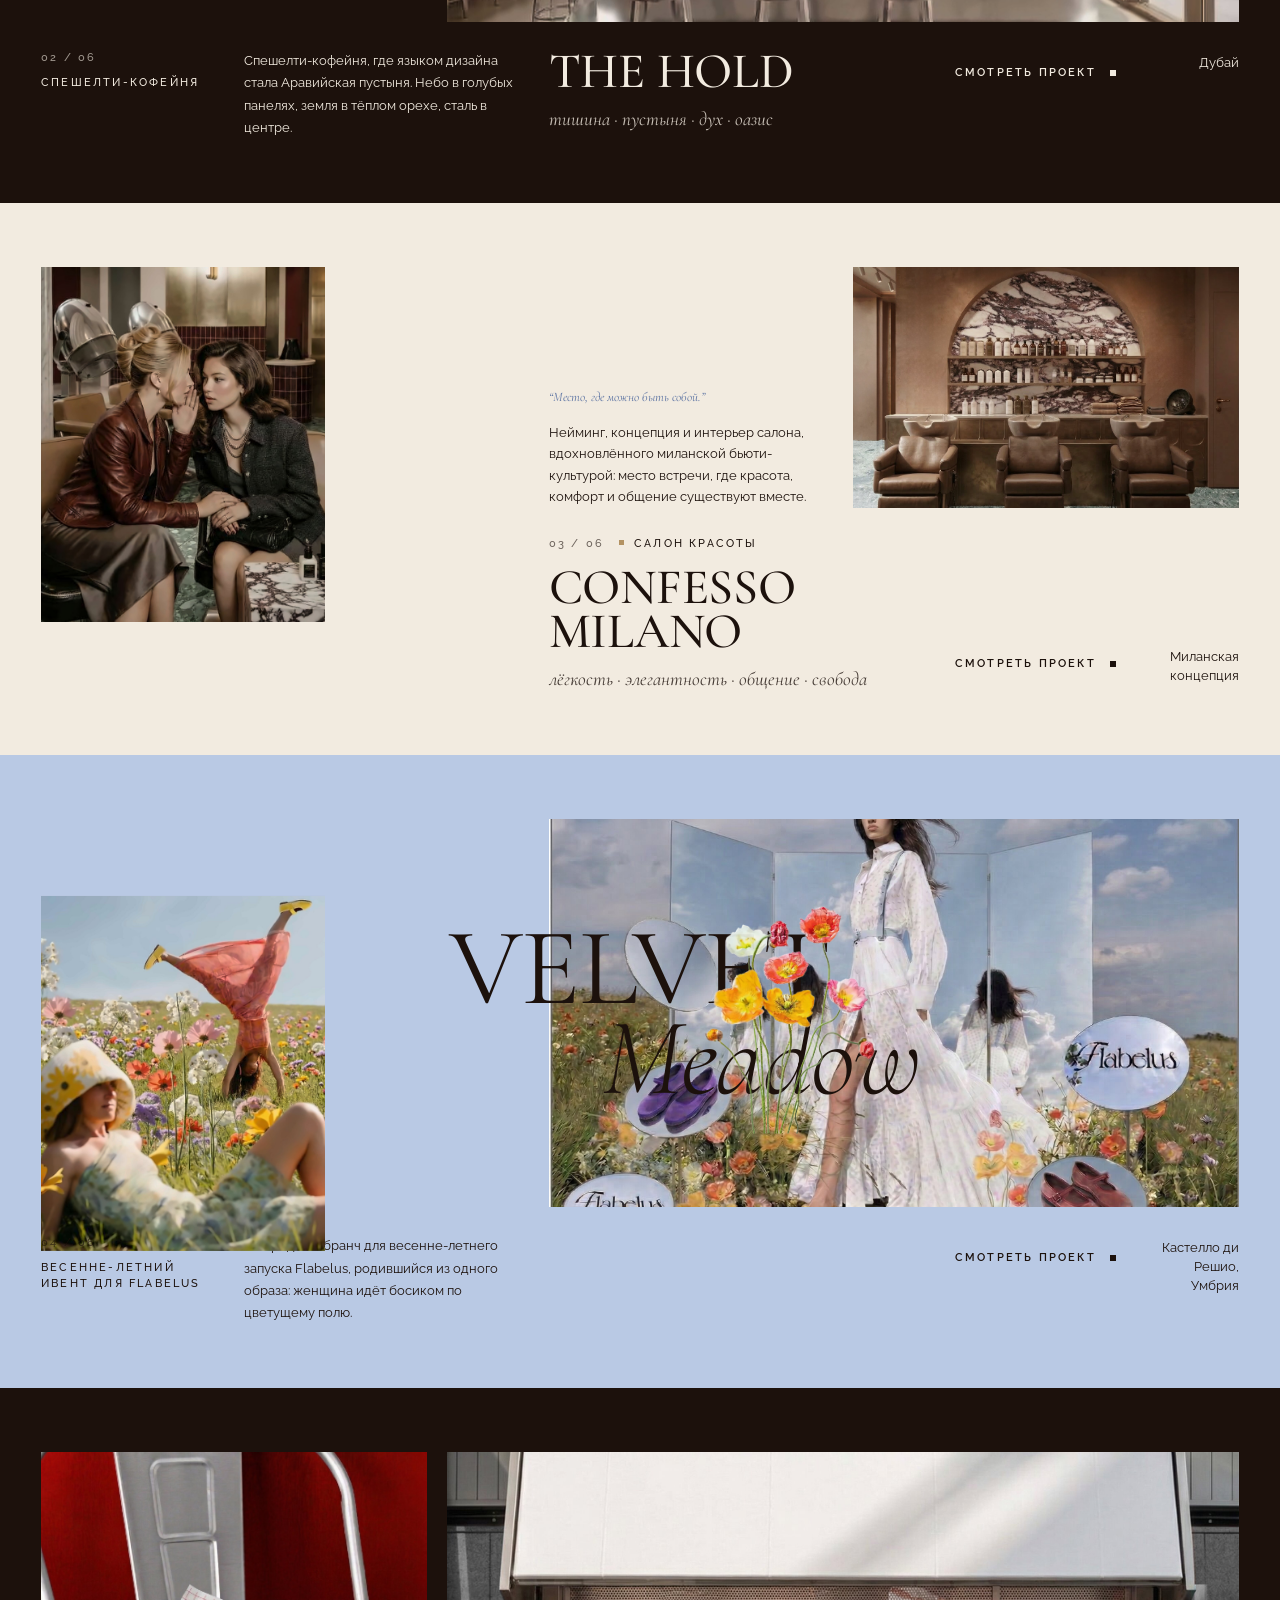
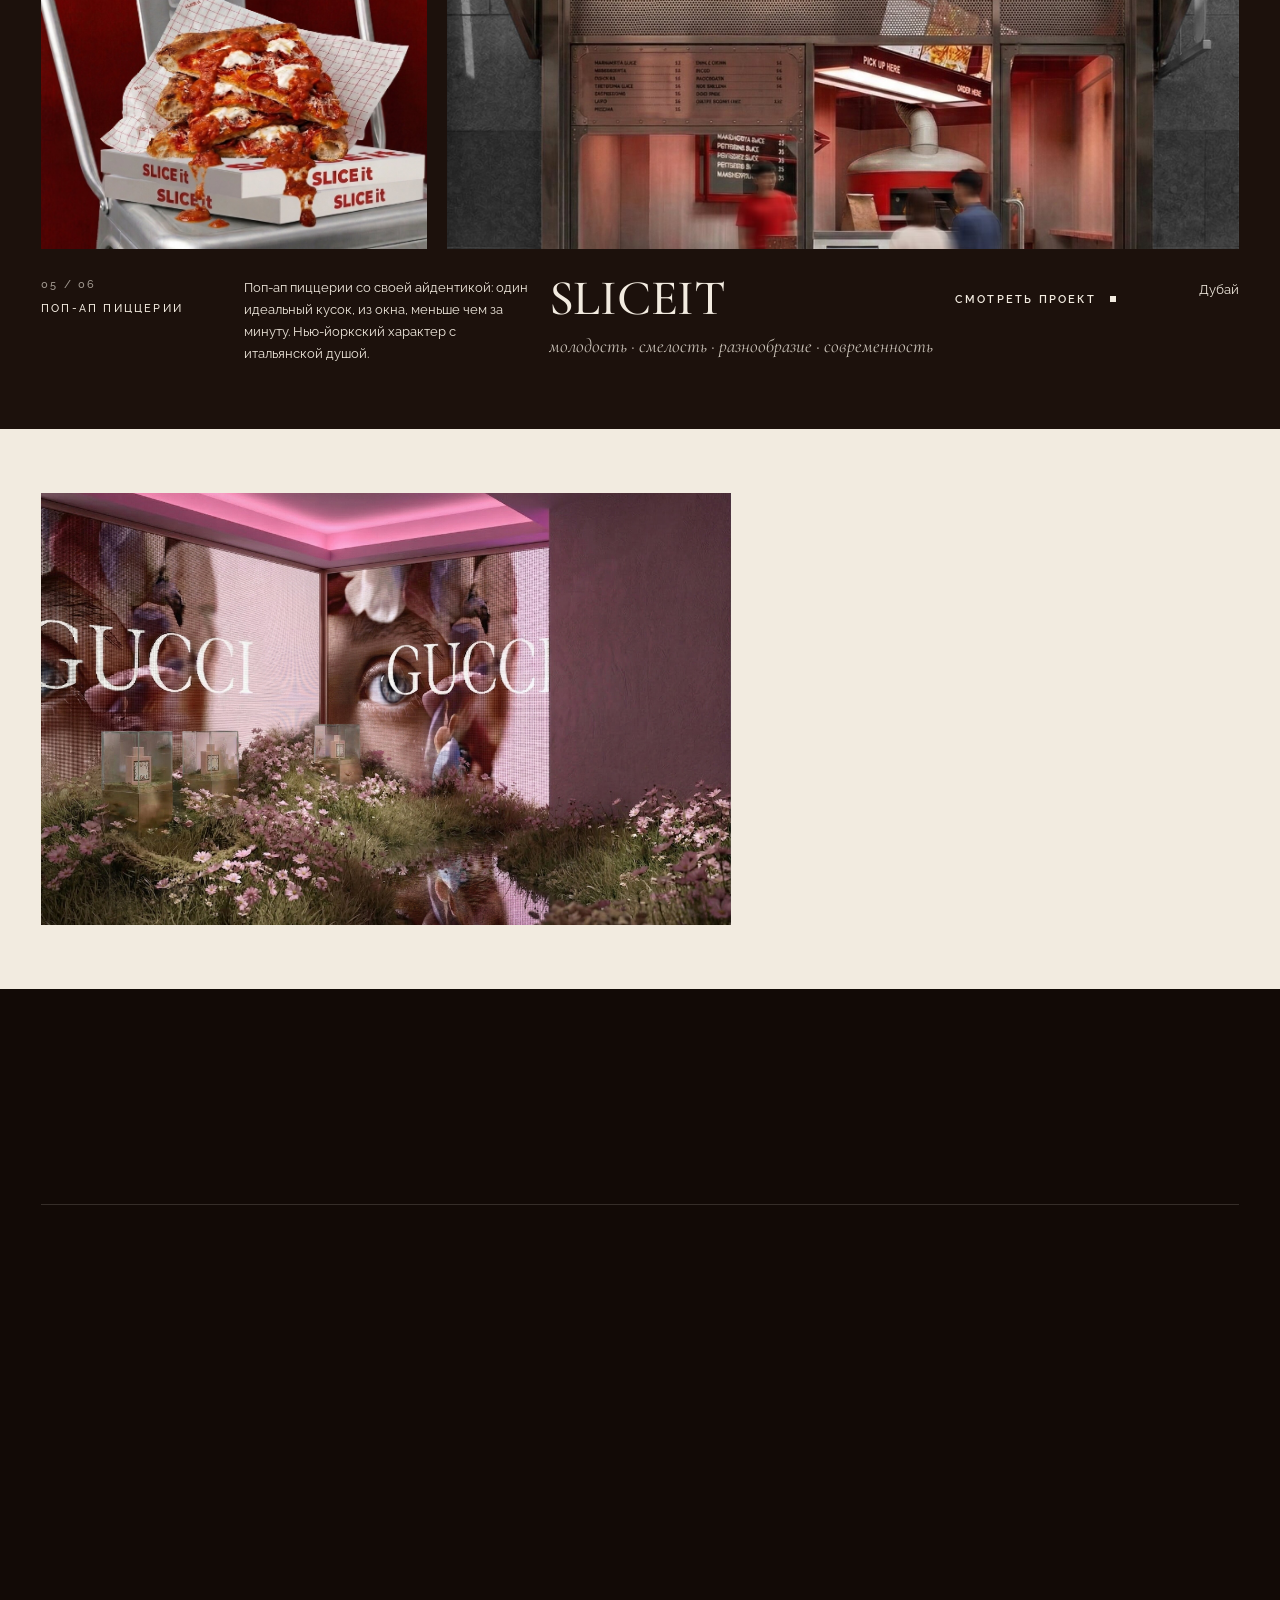
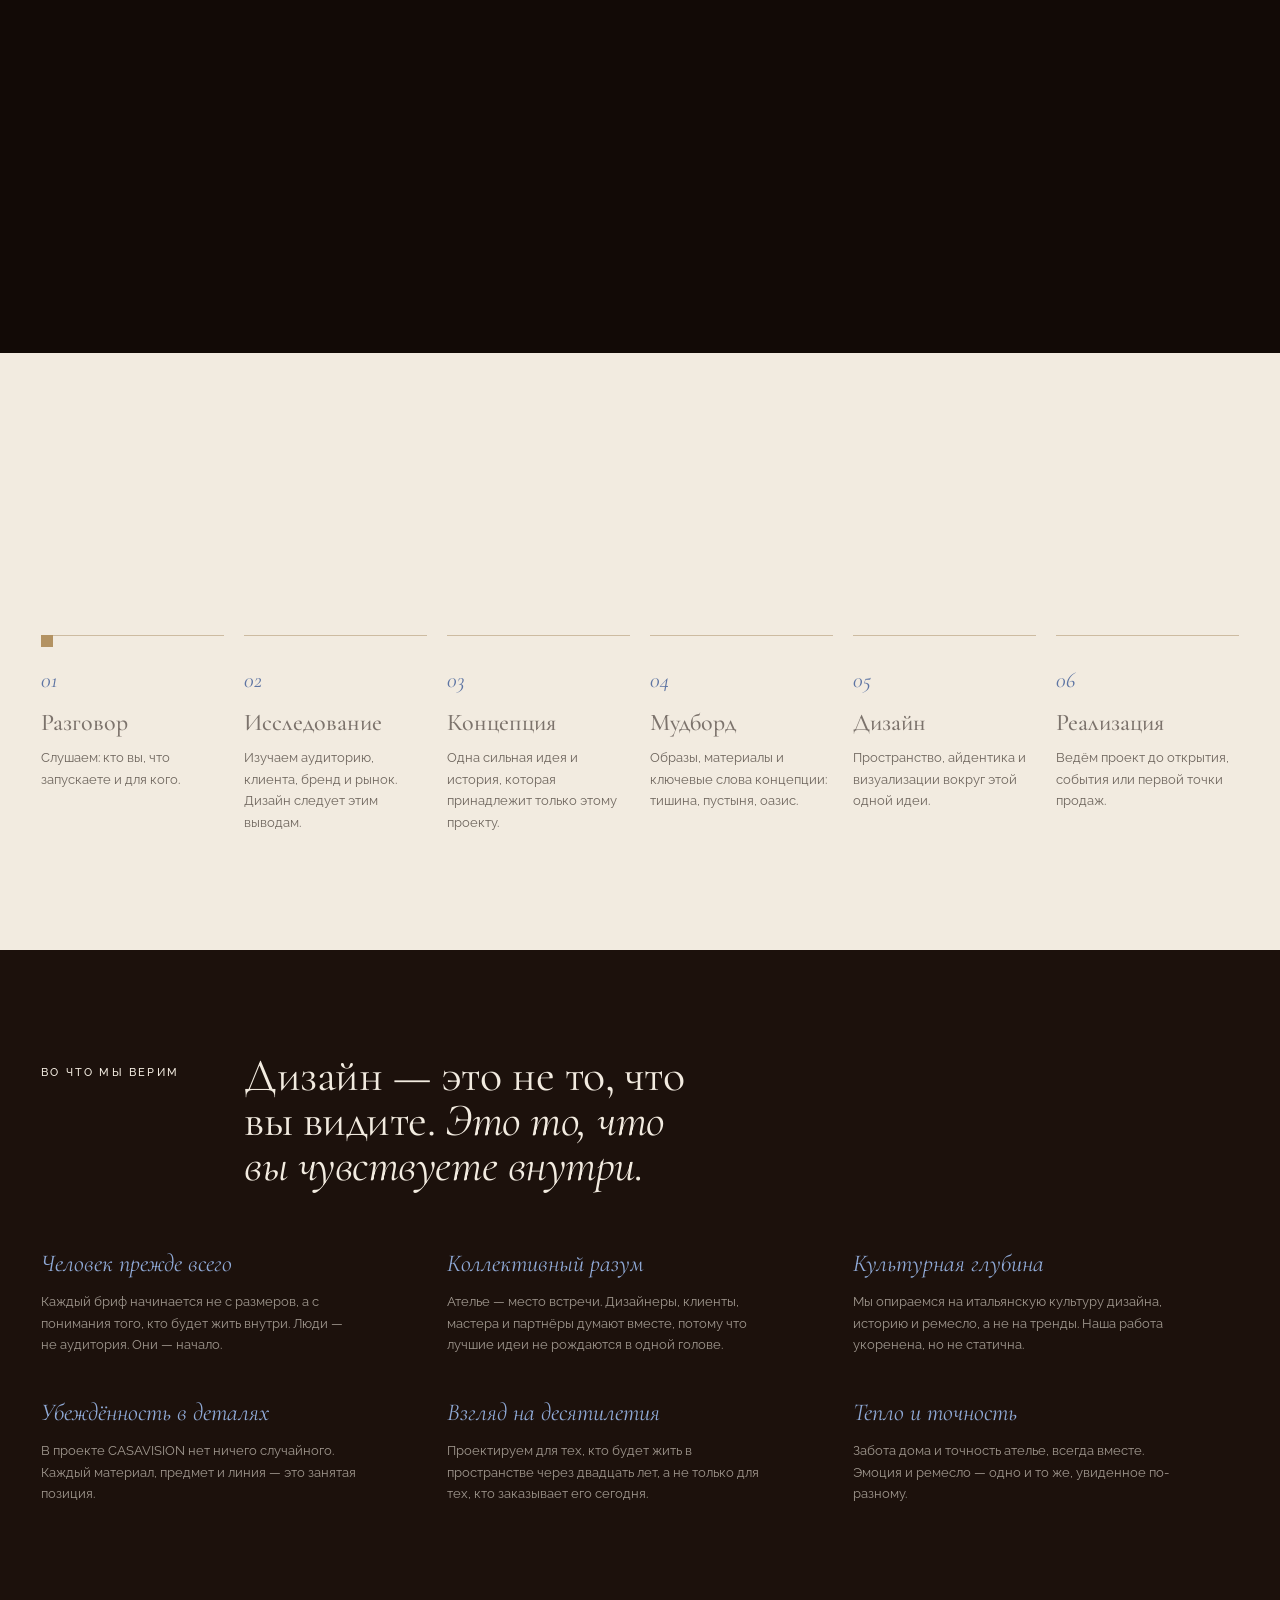
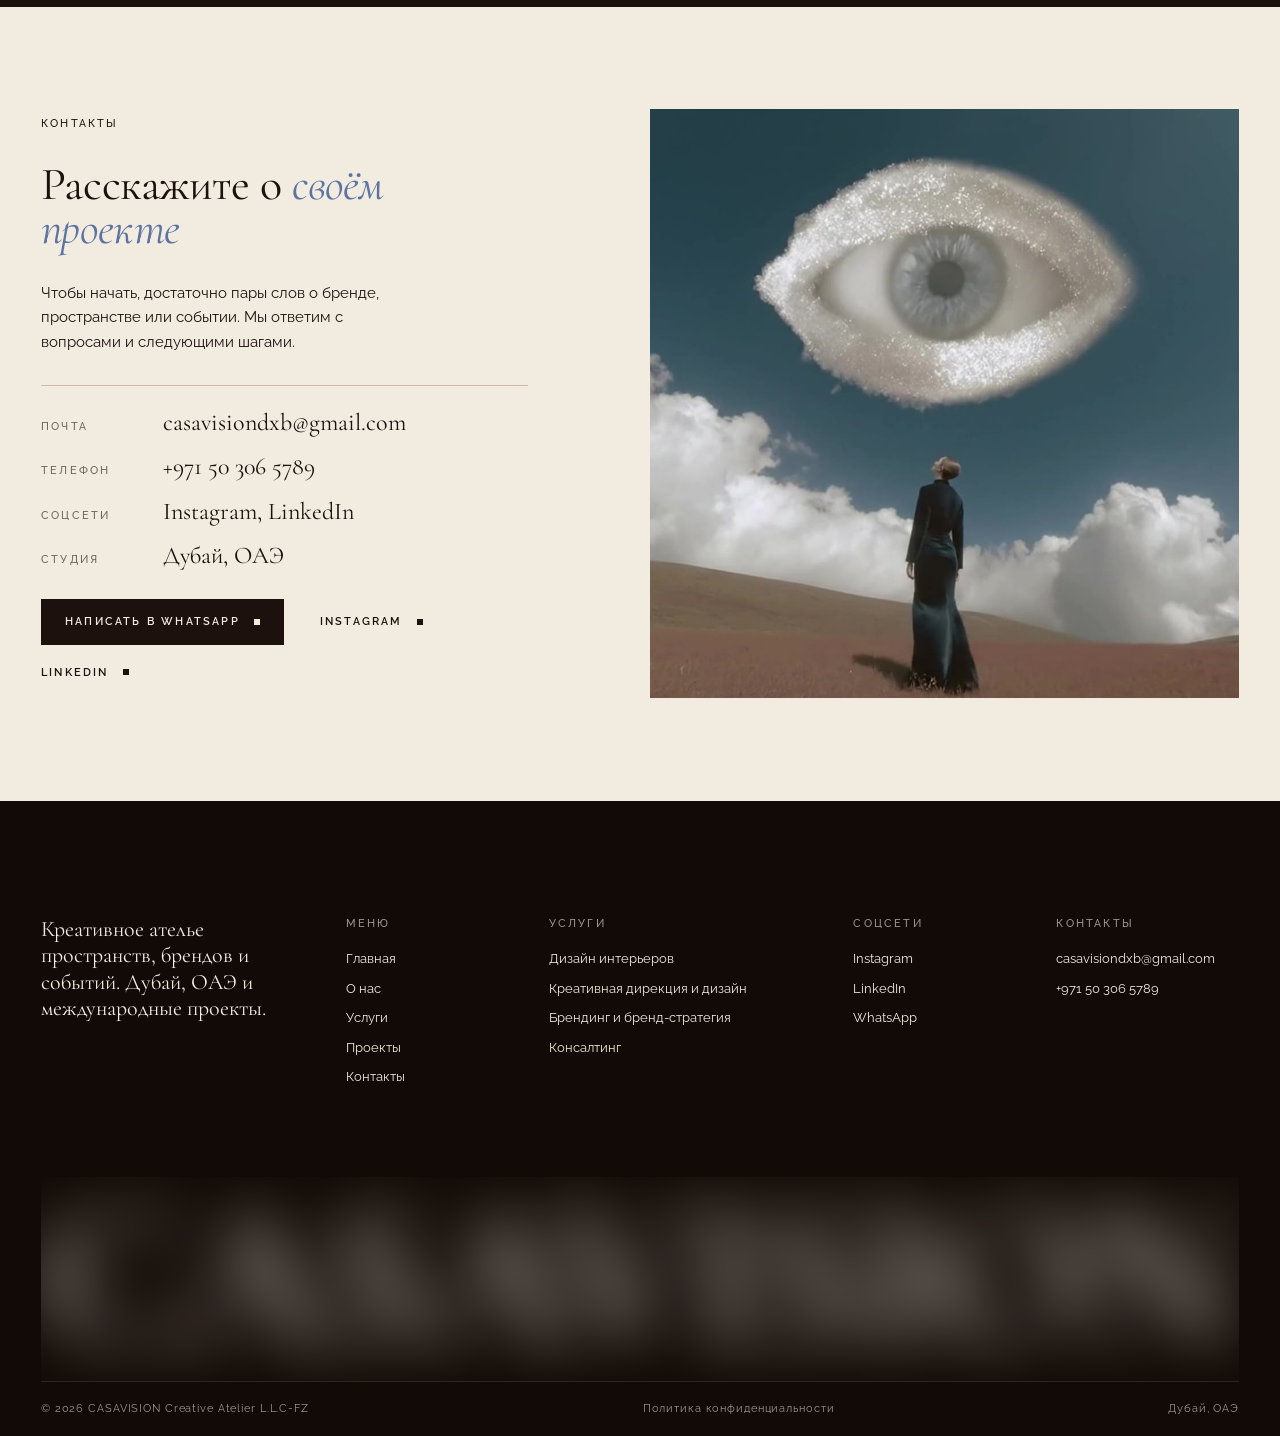
<file: ru/index.html>
<!doctype html>
<html lang="ru">
<head>
<meta charset="utf-8">
<meta name="viewport" content="width=device-width, initial-scale=1, viewport-fit=cover">
<title>CASAVISION — креативное ателье</title>
<meta name="claude:viewport-fit-sides" content="cover">
<meta name="description" content="Креативное ателье из Дубая: дизайн интерьеров, креативная дирекция, брендинг и консалтинг.">
<link rel="preconnect" href="https://fonts.googleapis.com"><link rel="preconnect" href="https://fonts.gstatic.com" crossorigin><link rel="stylesheet" href="https://fonts.googleapis.com/css2?family=Cormorant+Garamond:ital,wght@0,300;0,400;0,500;0,600;1,300;1,400;1,500&family=Raleway:wght@300;400;500;600&display=swap">
<link rel="stylesheet" href="../assets/css/site.css">
<link rel="icon" href="../assets/brand/monogram.png">

</head>
<body>
<div class="preloader" aria-hidden="true">
  <div class="pl-in">
    <span class="pl-word">CASAVISION</span>
    <span class="pl-sub">Creative atelier</span>
  </div>
</div>
<header class="hdr wrap">
  <div class="grid">
    <a class="brand" href="#top" aria-label="CASAVISION"><span class="mono"></span><span class="logo"></span></a>
    <span class="hdr-loc label">Дубай, ОАЭ</span>
    <a class="hdr-cta label" href="#contact">Обсудить проект</a>
    <a class="hdr-wa label" href="https://wa.me/971503065789" target="_blank" rel="noopener">WhatsApp</a>
    <span class="hdr-lang"><span class="lang label"><a href="../index.html" lang="en" data-go>EN</a><a href="index.html" class="is-on" lang="ru" data-go>RU</a></span></span>
    <button class="hdr-menu label" type="button" data-menu-open aria-controls="menu" aria-expanded="false"><span class="burger" aria-hidden="true"><span></span><span></span></span>Меню</button>
  </div>
</header>
<div class="menu" id="menu" aria-hidden="true">
  <div class="menu-panel wrap" role="dialog" aria-modal="true" aria-label="Меню">
    <div class="menu-top grid">
      <a class="brand" href="#top" aria-label="CASAVISION"><span class="mono"></span><span class="logo"></span></a>
      <span class="menu-lang"><span class="lang label"><a href="../index.html" lang="en" data-go>EN</a><a href="index.html" class="is-on" lang="ru" data-go>RU</a></span></span>
      <button class="menu-close label" type="button" data-menu-close>Закрыть <span class="x" aria-hidden="true"></span></button>
    </div>
    <div class="menu-body grid">
      <nav class="menu-nav" aria-label="Основное">
      <div class="mn-item" data-cap="CASAVISION, креативное ателье"><a class="mn-link" href="#top">Главная</a><div class="mn-sub"></div></div>
      <div class="mn-item" data-cap="Философия и ценности"><a class="mn-link" href="#about">О нас</a><div class="mn-sub"><a href="#approach">Как мы работаем</a><a href="#beliefs">Наши ценности</a></div></div>
      <div class="mn-item" data-cap="Четыре направления, одна команда"><a class="mn-link" href="#services">Услуги</a><div class="mn-sub"><a href="#services">Дизайн интерьеров</a><a href="#services">Креативная дирекция и дизайн</a><a href="#services">Брендинг и бренд-стратегия</a><a href="#services">Консалтинг</a></div></div>
      <div class="mn-item" data-cap="Шесть историй из портфолио"><a class="mn-link" href="#projects">Проекты</a><div class="mn-sub"><a href="fragments-de-paris.html" data-go>Fragments de Paris</a><a href="the-hold.html" data-go>The Hold</a><a href="confesso-milano.html" data-go>Confesso Milano</a><a href="velvet-meadow.html" data-go>Velvet Meadow</a><a href="sliceit.html" data-go>SLICEit</a><a href="sensorial-dive.html" data-go>Sensorial Dive</a></div></div>
      <div class="mn-item" data-cap="Расскажите о своём проекте"><a class="mn-link" href="#contact">Контакты</a><div class="mn-sub"></div></div>
      </nav>
      <figure class="menu-preview" aria-hidden="true"><img src="../assets/img/home/cave.jpg" alt="" class="is-on" loading="lazy"><img src="../assets/img/fragments/living.jpg" alt="" loading="lazy"><img src="../assets/img/confesso/reception.jpg" alt="" loading="lazy"><img src="../assets/img/velvet/long-table.jpg" alt="" loading="lazy"><img src="../assets/img/hold/island.jpg" alt="" loading="lazy"><figcaption class="label">CASAVISION, креативное ателье</figcaption></figure>
    </div>
    <div class="menu-info grid">
      <div><span class="label">Написать нам</span><a href="mailto:casavisiondxb@gmail.com">casavisiondxb@gmail.com</a><span>+971 50 306 5789</span></div>
      <div><span class="label">Соцсети</span><a href="#">Instagram</a><a href="#">LinkedIn</a><a href="https://wa.me/971503065789" target="_blank" rel="noopener">WhatsApp</a></div>
      <div><span class="label">Студия</span><span>CASAVISION L.L.C-FZ</span><span>Дубай, Объединённые Арабские Эмираты</span></div>
      <div class="mi-cta"><span class="label">Новый проект</span><a class="btn" href="#contact">Обсудить проект <i></i></a></div>
    </div>
  </div>
</div>

<main id="top">

  <!-- HERO -->
  <section class="hero" data-tone="dark">
    <div class="hero-media"><video autoplay muted loop playsinline preload="auto" poster="../assets/video/hero-poster.jpg"><source src="../assets/video/hero.mp4" type="video/mp4" media="(min-width: 761px)"><source src="../assets/video/hero-720.mp4" type="video/mp4"></video></div>
    <div class="hero-in wrap">
      <div class="grid hero-top">
        <div class="hero-lead">
          <span class="label" data-r>Креативное ателье <span class="sq gold"></span> Дубай, ОАЭ</span>
          <p data-r style="--d:.15s">Создаём пространства, бренды и события, которым есть что сказать.</p>
        </div>
        <ul class="hero-list" data-r style="--d:.3s"><li>Дизайн интерьеров</li><li>Креативная дирекция и дизайн</li><li>Брендинг и бренд-стратегия</li><li>Консалтинг</li></ul>
      </div>
      <div class="grid hero-bottom">
        <a class="hero-card" href="fragments-de-paris.html" data-go data-r style="--d:.45s">
          <span class="hc-txt"><span class="label mute">Избранное</span><span class="hc-title">Fragments de Paris</span><span>Жилой интерьер, Париж</span><span class="more">Смотреть проект <i></i></span></span>
          <span class="hc-img"><img src="../assets/img/fragments/living.jpg" alt="Гостиная квартиры Fragments de Paris"></span>
        </a>
        <h1 class="masthead is-waiting"><span class="mh-word" data-fit="1" data-fit-h="0.24">CASAVISION</span><span class="mh-sub">Creative atelier</span></h1>
      </div>
    </div>
  </section>

  <!-- ABOUT -->
  <section class="intro tone-light" id="about" data-tone="light">
    <div class="blurmark" aria-hidden="true" data-shadow>CASAVISION</div>
    <div class="wrap">
      <div class="grid intro-head">
        <span class="label" data-r>Об ателье</span>
        <p class="intro-statement" data-haze>Каждый проект начинается с разговора и <em>одной сильной идеи</em>. Дальше она проходит через всё: пространство, бренд, событие.</p>
      </div>
      <div class="grid intro-cols">
        <p class="ic-a" data-haze>CASAVISION — креативное ателье из Дубая. Работаем в ОАЭ и за их пределами. Привносим итальянское чувство дизайна: уважение к прошлому, понимание настоящего и взгляд в будущее.</p>
        <p class="ic-b" data-haze>Каждый проект начинается с анализа аудитории, клиента, бренда и рынка. Дизайн строится на этих выводах, а не на трендах и готовых шаблонах.</p>
        <div class="ic-c" data-r style="--d:.2s"><a class="more" href="#approach">Как мы работаем <i></i></a></div>
      </div>
      <div class="grid facts">
        <div class="fact" data-r><b>Одна команда</b><p>Бренд, пространство и активацию ведёт одна команда, поэтому всё говорит на одном языке.</p></div>
        <div class="fact" data-r style="--d:.1s"><b>От названия до первой точки</b><p>Можем провести бренд с нуля: от идеи и нейминга до первой точки продаж.</p></div>
        <div class="fact" data-r style="--d:.2s"><b>Всё с нуля</b><p>Каждая концепция пишется под одного клиента и одну историю. Без типовых решений.</p></div>
      </div>
    </div>
  </section>

  <!-- PROJECTS -->
  <section id="projects" class="tone-dark" data-tone="dark">
    <div class="wrap works-head">
      <div class="grid sec-head">
        <span class="label" data-r>Избранные проекты</span>
        <h2 data-r style="--d:.1s">Проекты как <em>истории</em></h2>
        <p data-r style="--d:.2s">Каждый проект здесь начался с разговора. В кейсах видно, как мы думаем: от брифа и мудборда до готового пространства.</p>
      </div>
    </div>
  </section>

  <!-- 01 wide image -->
  <article class="case case-a tone-light" data-tone="light">
    <div class="wrap">
      <a class="media" href="fragments-de-paris.html" data-go data-r="img" aria-label="Fragments de Paris"><img src="../assets/img/fragments/bedroom.jpg" alt="Спальня с классической лепниной" loading="lazy"></a>
      <div class="grid cm">
        <div class="cm-cat label" data-r><span class="cm-num mute">01 / 06</span>Жилой интерьер</div>
        <p class="cm-desc" data-r style="--d:.1s">Парижская квартира как доказательство того, что некоторые города живут в тебе ещё до приезда. Каждая поверхность относится к красоте как к способу серьёзно смотреть на мир.</p>
        <div class="cm-head" data-r style="--d:.15s"><h3 class="cm-title"><a href="fragments-de-paris.html" data-go>Fragments de Paris</a></h3><span class="cm-words">вне времени · баланс · монохром · роскошь</span></div>
        <div class="cm-link" data-r style="--d:.2s"><a class="more" href="fragments-de-paris.html" data-go>Смотреть проект <i></i></a></div>
        <div class="cm-loc" data-r style="--d:.25s">Париж</div>
      </div>
    </div>
  </article>

  <!-- 02 image right, concept words over it -->
  <article class="case case-b tone-dark" data-tone="dark">
    <div class="wrap">
      <div class="grid cb-stage">
        <a class="media" href="the-hold.html" data-go data-r="img" aria-label="The Hold"><img src="../assets/img/hold/island.jpg" alt="Стальной кофейный остров под голубым каменным козырьком" loading="lazy"></a>
        <div class="cb-words" aria-hidden="true"><span data-r="word">тишина</span><span data-r="word" style="--d:.25s">пустыня</span><span data-r="word" style="--d:.5s">оазис</span></div>
      </div>
      <div class="grid cm">
        <div class="cm-cat label" data-r><span class="cm-num mute">02 / 06</span>Спешелти-кофейня</div>
        <p class="cm-desc" data-r style="--d:.1s">Спешелти-кофейня, где языком дизайна стала Аравийская пустыня. Небо в голубых панелях, земля в тёплом орехе, сталь в центре.</p>
        <div class="cm-head" data-r style="--d:.15s"><h3 class="cm-title"><a href="the-hold.html" data-go>The Hold</a></h3><span class="cm-words">тишина · пустыня · дух · оазис</span></div>
        <div class="cm-link" data-r style="--d:.2s"><a class="more" href="the-hold.html" data-go>Смотреть проект <i></i></a></div>
        <div class="cm-loc" data-r style="--d:.25s">Дубай</div>
      </div>
    </div>
  </article>

  <!-- 03 two images, different places -->
  <article class="case case-c tone-light" data-tone="light">
    <div class="wrap">
      <div class="grid cc">
        <a class="media cc-1" href="confesso-milano.html" data-go data-r="img" aria-label="Confesso Milano"><img src="../assets/img/confesso/cover.jpg" alt="Две женщины разговаривают в салоне" loading="lazy"></a>
        <a class="media cc-2" href="confesso-milano.html" data-go data-r="img" style="--d:.2s" aria-label="Confesso Milano"><img src="../assets/img/confesso/washing.jpg" alt="Зона мойки под мраморной аркой" loading="lazy"></a>
        <div class="cc-txt" data-r>
          <p class="cc-quote">“Место, где можно быть собой.”</p>
          <p>Нейминг, концепция и интерьер салона, вдохновлённого миланской бьюти-культурой: место встречи, где красота, комфорт и общение существуют вместе.</p>
        </div>
        <div class="cc-head">
          <div class="cm-head" data-r><span class="label"><span class="mute">03 / 06</span> <span class="sq gold"></span>Салон красоты</span><h3 class="cm-title"><a href="confesso-milano.html" data-go>Confesso Milano</a></h3><span class="cm-words">лёгкость · элегантность · общение · свобода</span></div>
          <div class="cm-link" data-r style="--d:.1s"><a class="more" href="confesso-milano.html" data-go>Смотреть проект <i></i></a></div>
          <div class="cm-loc" data-r style="--d:.15s">Миланская концепция</div>
        </div>
      </div>
    </div>
  </article>

  <!-- 04 full-screen colour band -->
  <article class="case case-d tone-sky" data-tone="light">
    <div class="wrap">
      <div class="grid cd">
        <a class="media cd-1" href="velvet-meadow.html" data-go data-r="img" aria-label="Velvet Meadow" data-par="0.06"><img src="../assets/img/velvet/cover.jpg" alt="Девушки в поле полевых цветов" loading="lazy"></a>
        <a class="media cd-2" href="velvet-meadow.html" data-go data-r="img" style="--d:.2s" aria-label="Velvet Meadow"><img src="../assets/img/velvet/photomoment.jpg" alt="Зеркальная фотозона посреди луга" loading="lazy"></a>
        <h3 class="cd-title" data-r="word" style="--d:.3s"><a href="velvet-meadow.html" data-go>Velvet<em>Meadow</em></a></h3>
        <img class="cd-flower" src="../assets/img/velvet/m7.png" alt="" aria-hidden="true" data-par="-0.18" loading="lazy">
      </div>
      <div class="grid cm">
        <div class="cm-cat label" data-r><span class="cm-num mute">04 / 06</span>Весенне-летний ивент для Flabelus</div>
        <p class="cm-desc" data-r style="--d:.1s">Загородный бранч для весенне-летнего запуска Flabelus, родившийся из одного образа: женщина идёт босиком по цветущему полю.</p>
        <div class="cm-head" data-r style="--d:.15s"><span class="cm-words">невесомость · энергия · полевые цветы · эмоция</span></div>
        <div class="cm-link" data-r style="--d:.2s"><a class="more" href="velvet-meadow.html" data-go>Смотреть проект <i></i></a></div>
        <div class="cm-loc" data-r style="--d:.25s">Кастелло ди Решио, Умбрия</div>
      </div>
    </div>
  </article>

  <!-- 05 two images, showroom rhythm -->
  <article class="case case-e tone-dark" data-tone="dark">
    <div class="wrap">
      <div class="grid ce">
        <a class="media ce-1" href="sliceit.html" data-go data-r="img" aria-label="SLICEit"><img src="../assets/img/slice/box.jpg" alt="Коробки SLICEit на стальном стуле" loading="lazy"></a>
        <a class="media ce-2" href="sliceit.html" data-go data-r="img" style="--d:.2s" aria-label="SLICEit"><img src="../assets/img/slice/front.jpg" alt="Окно поп-апа SLICEit" loading="lazy"></a>
      </div>
      <div class="grid cm">
        <div class="cm-cat label" data-r><span class="cm-num mute">05 / 06</span>Поп-ап пиццерии</div>
        <p class="cm-desc" data-r style="--d:.1s">Поп-ап пиццерии со своей айдентикой: один идеальный кусок, из окна, меньше чем за минуту. Нью-йоркский характер с итальянской душой.</p>
        <div class="cm-head" data-r style="--d:.15s"><h3 class="cm-title"><a href="sliceit.html" data-go>SLICEit</a></h3><span class="cm-words">молодость · смелость · разнообразие · современность</span></div>
        <div class="cm-link" data-r style="--d:.2s"><a class="more" href="sliceit.html" data-go>Смотреть проект <i></i></a></div>
        <div class="cm-loc" data-r style="--d:.25s">Дубай</div>
      </div>
    </div>
  </article>

  <!-- 06 image left, text right -->
  <article class="case case-f tone-light" data-tone="light">
    <div class="wrap">
      <div class="grid cf">
        <a class="media cf-1" href="sensorial-dive.html" data-go data-r="img" aria-label="Sensorial Dive"><img src="../assets/img/sensorial/room.jpg" alt="Розовая комната ароматов с ботаническим подиумом" loading="lazy"></a>
        <div class="cf-side">
          <div data-r><span class="label"><span class="mute">06 / 06</span> <span class="sq gold"></span>Парфюмерный поп-ап для Gucci</span><p class="cm-desc" style="margin-top:22px">Парфюмерный поп-ап для Gucci, построенный вокруг одного вопроса: что, если аромат — это не то, что носят, а место, куда приходят?</p></div>
          <div class="cf-bottom" data-r style="--d:.15s">
            <h3 class="cm-title"><a href="sensorial-dive.html" data-go>Sensorial Dive</a></h3>
            <span class="cm-words">поток воды · отражение · ботаника · структура</span>
            <div class="cf-row"><a class="more" href="sensorial-dive.html" data-go>Смотреть проект <i></i></a><span class="label mute">Иммерсивный поп-ап</span></div>
          </div>
        </div>
      </div>
    </div>
  </article>

  <!-- SERVICES -->
  <section class="services tone-ink" id="services" data-tone="dark">
    <div class="wrap">
      <div class="grid sec-head">
        <span class="label" data-r>Услуги</span>
        <h2 data-r style="--d:.1s">Четыре направления, <em>один язык</em></h2>
        <p data-r style="--d:.2s">Цены не публикуем: каждый проект считаем индивидуально, по запросу.</p>
      </div>
      <div class="svc-list">
      <div class="svc is-open" data-r>
        <button class="svc-row grid" type="button" aria-expanded="true" aria-controls="svc-0">
          <span class="svc-tag label">В проектах: Fragments de Paris, The Hold, Confesso Milano</span>
          <span class="svc-name">Дизайн интерьеров</span>
          <span class="svc-line">Пространства, которые проживают, чувствуют и помнят.</span>
          <span class="svc-plus" aria-hidden="true"></span>
        </button>
        <div class="svc-body" id="svc-0"><div><div class="svc-inner grid">
          <p>Проектируем интерьеры, которые больше, чем эстетика. Начинаем с того, что слушаем бриф, здание и людей, которые будут там жить. Результат всегда конкретный, никогда не типовой.</p>
          <div class="svc-tags"><span>Жилые интерьеры</span><span>HoReCa</span><span>Ритейл и коммерция</span></div>
          <div class="svc-cta"><a class="more" href="#contact" data-service="0">Обсудить проект <i></i></a></div>
        </div></div></div>
      </div>
      <div class="svc" data-r>
        <button class="svc-row grid" type="button" aria-expanded="false" aria-controls="svc-1">
          <span class="svc-tag label">В проектах: Velvet Meadow, Sensorial Dive</span>
          <span class="svc-name">Креативная дирекция и дизайн</span>
          <span class="svc-line">Сначала видение, потом исполнение.</span>
          <span class="svc-plus" aria-hidden="true"></span>
        </button>
        <div class="svc-body" id="svc-1"><div><div class="svc-inner grid">
          <p>Концепция, визуальный язык и стайлинг для пространств, поп-апов, активаций и ивентов. Для тех, кому сначала нужна точка зрения, а уже потом планировка.</p>
          <div class="svc-tags"><span>Разработка концепции</span><span>Стайлинг</span><span>Поп-апы</span><span>Активации</span><span>Ивенты</span></div>
          <div class="svc-cta"><a class="more" href="#contact" data-service="1">Обсудить проект <i></i></a></div>
        </div></div></div>
      </div>
      <div class="svc" data-r>
        <button class="svc-row grid" type="button" aria-expanded="false" aria-controls="svc-2">
          <span class="svc-tag label">В проектах: SLICEit, Confesso Milano</span>
          <span class="svc-name">Брендинг и бренд-стратегия</span>
          <span class="svc-line">Цельный с первого дня.</span>
          <span class="svc-plus" aria-hidden="true"></span>
        </button>
        <div class="svc-body" id="svc-2"><div><div class="svc-inner grid">
          <p>Для брендов, которые только появляются: концепция, нейминг, позиционирование и айдентика, чтобы бренд был цельным с первого дня и готовым к своему первому пространству.</p>
          <div class="svc-tags"><span>Концепция</span><span>Нейминг</span><span>Позиционирование</span><span>Айдентика</span></div>
          <div class="svc-cta"><a class="more" href="#contact" data-service="2">Обсудить проект <i></i></a></div>
        </div></div></div>
      </div>
      <div class="svc" data-r>
        <button class="svc-row grid" type="button" aria-expanded="false" aria-controls="svc-3">
          <span class="svc-tag label">В проектах: В каждом проекте</span>
          <span class="svc-name">Консалтинг</span>
          <span class="svc-line">Ясность — самая редкая роскошь.</span>
          <span class="svc-plus" aria-hidden="true"></span>
        </button>
        <div class="svc-body" id="svc-3"><div><div class="svc-inner grid">
          <p>Для тех, кому нужно больше, чем исполнение: стратегия, управление проектом и планировка, с пониманием людей, которое приходит только с опытом.</p>
          <div class="svc-tags"><span>Консультации</span><span>Стратегия</span><span>Управление проектом</span><span>Планировка</span></div>
          <div class="svc-cta"><a class="more" href="#contact" data-service="3">Обсудить проект <i></i></a></div>
        </div></div></div>
      </div>
      </div>
    </div>
  </section>

  <!-- APPROACH -->
  <section class="approach tone-light" id="approach" data-tone="light">
    <div class="wrap">
      <div class="grid sec-head">
        <span class="label" data-r>Как мы работаем</span>
        <h2 data-r style="--d:.1s">От разговора до <em>первого открытия</em></h2>
        <p data-r style="--d:.2s">Важно показать, как мы думаем, а не только картинки. Каждый кейс на сайте проходит этот путь.</p>
      </div>
      <ol class="steps">
        <li class="step" data-r style="--d:0.00s"><span class="step-n">01</span><h3>Разговор</h3><p>Слушаем: кто вы, что запускаете и для кого.</p></li>
        <li class="step" data-r style="--d:0.08s"><span class="step-n">02</span><h3>Исследование</h3><p>Изучаем аудиторию, клиента, бренд и рынок. Дизайн следует этим выводам.</p></li>
        <li class="step" data-r style="--d:0.16s"><span class="step-n">03</span><h3>Концепция</h3><p>Одна сильная идея и история, которая принадлежит только этому проекту.</p></li>
        <li class="step" data-r style="--d:0.24s"><span class="step-n">04</span><h3>Мудборд</h3><p>Образы, материалы и ключевые слова концепции: тишина, пустыня, оазис.</p></li>
        <li class="step" data-r style="--d:0.32s"><span class="step-n">05</span><h3>Дизайн</h3><p>Пространство, айдентика и визуализации вокруг этой одной идеи.</p></li>
        <li class="step" data-r style="--d:0.40s"><span class="step-n">06</span><h3>Реализация</h3><p>Ведём проект до открытия, события или первой точки продаж.</p></li>
      </ol>
    </div>
  </section>

  <!-- BELIEFS -->
  <section class="beliefs tone-dark" id="beliefs" data-tone="dark">
    <div class="wrap">
      <div class="grid sec-head">
        <span class="label" data-r>Во что мы верим</span>
        <h2 data-r style="--d:.1s">Дизайн — это не то, что вы видите. <em>Это то, что вы чувствуете внутри.</em></h2>
      </div>
      <div class="bel-grid">
        <div class="bel" data-r style="--d:0.0s"><h3>Человек прежде всего</h3><p>Каждый бриф начинается не с размеров, а с понимания того, кто будет жить внутри. Люди — не аудитория. Они — начало.</p></div>
        <div class="bel" data-r style="--d:0.1s"><h3>Коллективный разум</h3><p>Ателье — место встречи. Дизайнеры, клиенты, мастера и партнёры думают вместе, потому что лучшие идеи не рождаются в одной голове.</p></div>
        <div class="bel" data-r style="--d:0.2s"><h3>Культурная глубина</h3><p>Мы опираемся на итальянскую культуру дизайна, историю и ремесло, а не на тренды. Наша работа укоренена, но не статична.</p></div>
        <div class="bel" data-r style="--d:0.0s"><h3>Убеждённость в деталях</h3><p>В проекте CASAVISION нет ничего случайного. Каждый материал, предмет и линия — это занятая позиция.</p></div>
        <div class="bel" data-r style="--d:0.1s"><h3>Взгляд на десятилетия</h3><p>Проектируем для тех, кто будет жить в пространстве через двадцать лет, а не только для тех, кто заказывает его сегодня.</p></div>
        <div class="bel" data-r style="--d:0.2s"><h3>Тепло и точность</h3><p>Забота дома и точность ателье, всегда вместе. Эмоция и ремесло — одно и то же, увиденное по-разному.</p></div>
      </div>
    </div>
  </section>

  <!-- CONTACT -->
  <section class="contact tone-light" id="contact" data-tone="light">
    <div class="wrap"><div class="grid ct">
      <div class="ct-left">
        <span class="label" data-r>Контакты</span>
        <h2 data-r style="--d:.1s">Расскажите о <em>своём проекте</em></h2>
        <p data-r style="--d:.15s">Чтобы начать, достаточно пары слов о бренде, пространстве или событии. Мы ответим с вопросами и следующими шагами.</p>
        <div class="ct-lines" data-r style="--d:.2s">
          <div class="ct-line"><span class="label">Почта</span><a href="mailto:casavisiondxb@gmail.com">casavisiondxb@gmail.com</a></div>
          <div class="ct-line"><span class="label">Телефон</span><span>+971 50 306 5789</span></div>
          <div class="ct-line"><span class="label">Соцсети</span><span><a href="#">Instagram</a>, <a href="#">LinkedIn</a></span></div>
          <div class="ct-line"><span class="label">Студия</span><span>Дубай, ОАЭ</span></div>
        </div>
        <div class="ct-quick" data-r style="--d:.25s"><a class="btn solid" href="https://wa.me/971503065789" target="_blank" rel="noopener">Написать в WhatsApp <i></i></a><a class="more" href="#">Instagram <i></i></a><a class="more" href="#">LinkedIn <i></i></a></div>
      </div>
      <div class="ct-media" data-r="img" style="--d:.15s"><video autoplay muted loop playsinline preload="auto" poster="../assets/video/contact-poster.jpg"><source src="../assets/video/contact.mp4" type="video/mp4"></video></div>
    </div></div>
  </section>
</main>
<footer class="ftr tone-ink" data-tone="dark">
  <div class="wrap">
    <div class="grid ftr-cols">
      <div class="fc-1"><p>Креативное ателье пространств, брендов и событий. Дубай, ОАЭ и международные проекты.</p></div>
      <div class="fc-2"><span class="label">Меню</span><a href="#top">Главная</a><a href="#about">О нас</a><a href="#services">Услуги</a><a href="#projects">Проекты</a><a href="#contact">Контакты</a></div>
      <div class="fc-3"><span class="label">Услуги</span><a href="#services">Дизайн интерьеров</a><a href="#services">Креативная дирекция и дизайн</a><a href="#services">Брендинг и бренд-стратегия</a><a href="#services">Консалтинг</a></div>
      <div class="fc-4"><span class="label">Соцсети</span><a href="#">Instagram</a><a href="#">LinkedIn</a><a href="https://wa.me/971503065789" target="_blank" rel="noopener">WhatsApp</a></div>
      <div class="fc-5"><span class="label">Контакты</span><a href="mailto:casavisiondxb@gmail.com">casavisiondxb@gmail.com</a><span>+971 50 306 5789</span></div>
    </div>
    <div class="ftr-mark" aria-hidden="true"><div class="blurmark" data-fit="1" data-focus="0.16" data-focus-min="0.035">CASAVISION</div></div>
    <div class="ftr-base"><span>© <span data-year>2026</span> CASAVISION Creative Atelier L.L.C-FZ</span><a href="#">Политика конфиденциальности</a><span>Дубай, ОАЭ</span></div>
  </div>
</footer>
<button class="totop" type="button" aria-label="Наверх"><svg viewBox="0 0 54 54" aria-hidden="true"><circle class="tt-track" cx="27" cy="27" r="26"></circle><circle class="tt-bar" cx="27" cy="27" r="26"></circle></svg><i></i></button>
<script src="../assets/js/site.js"></script>
</body>
</html>
</file>
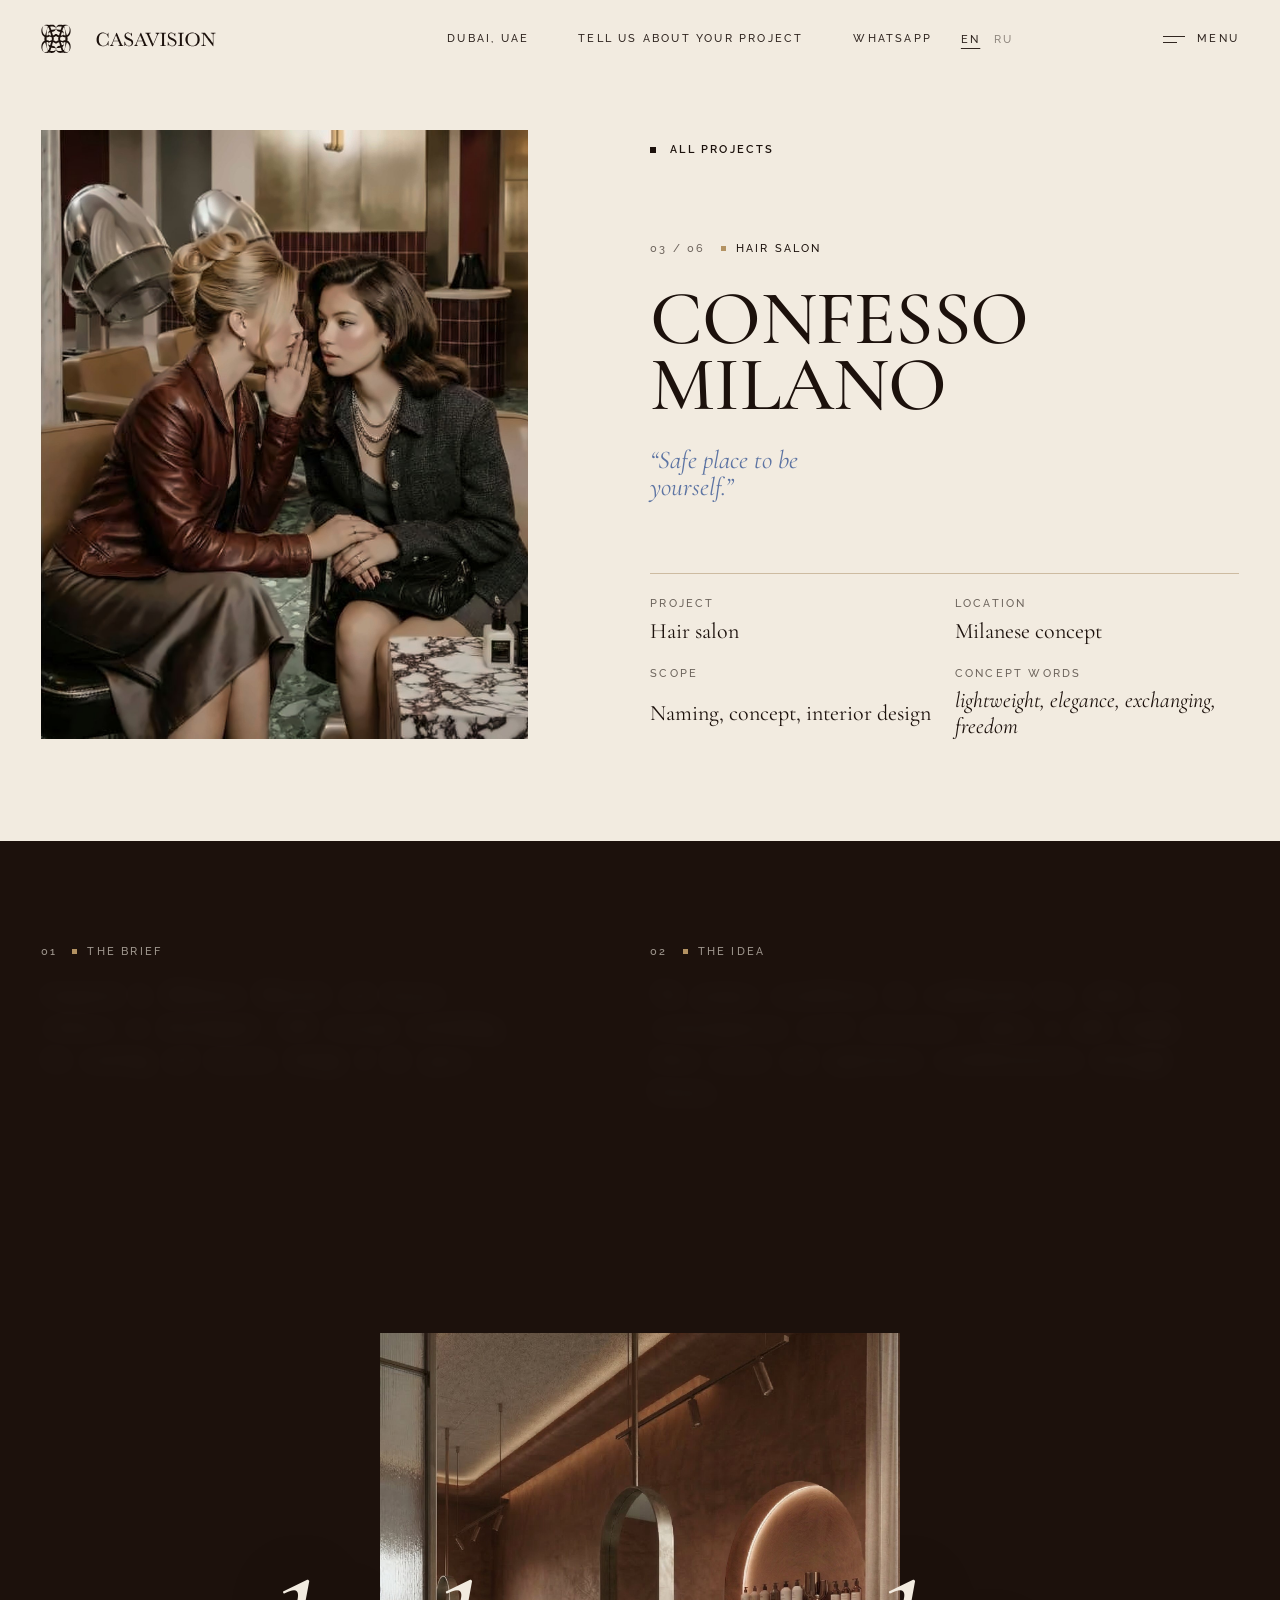
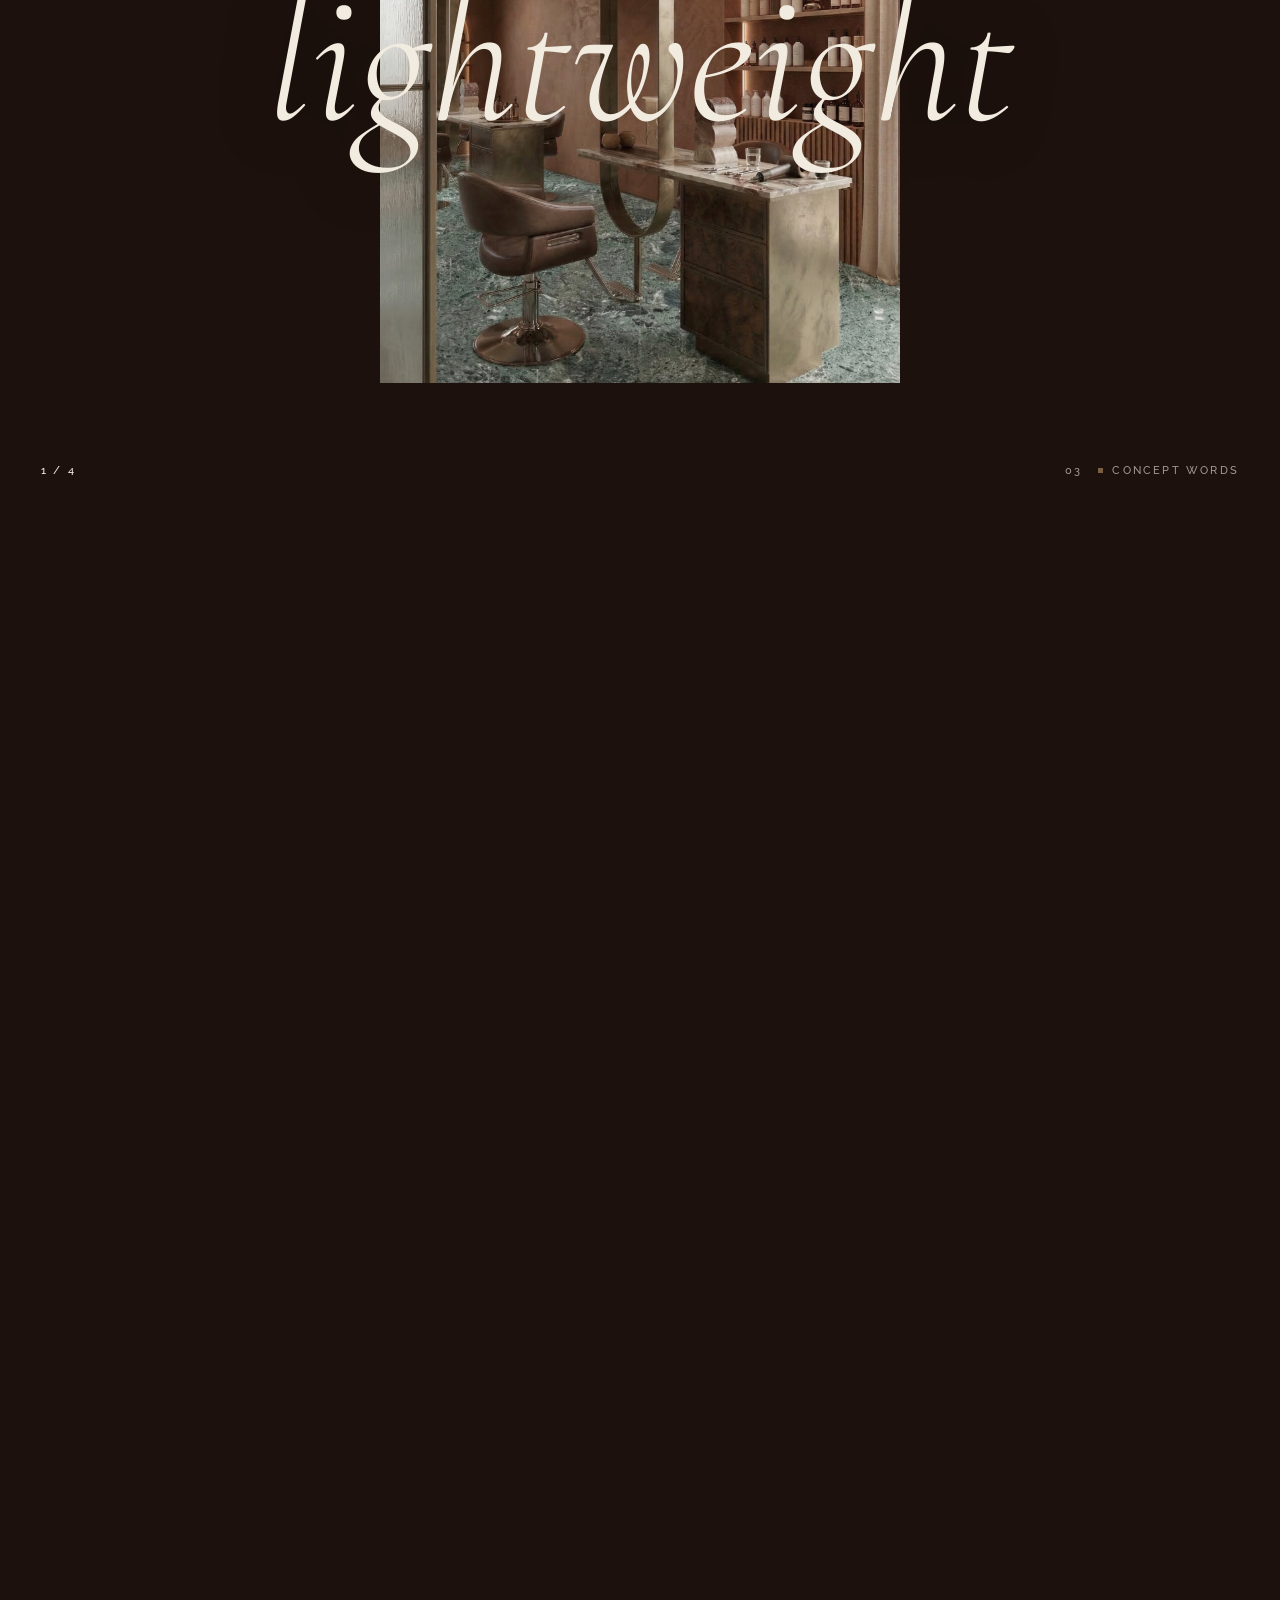
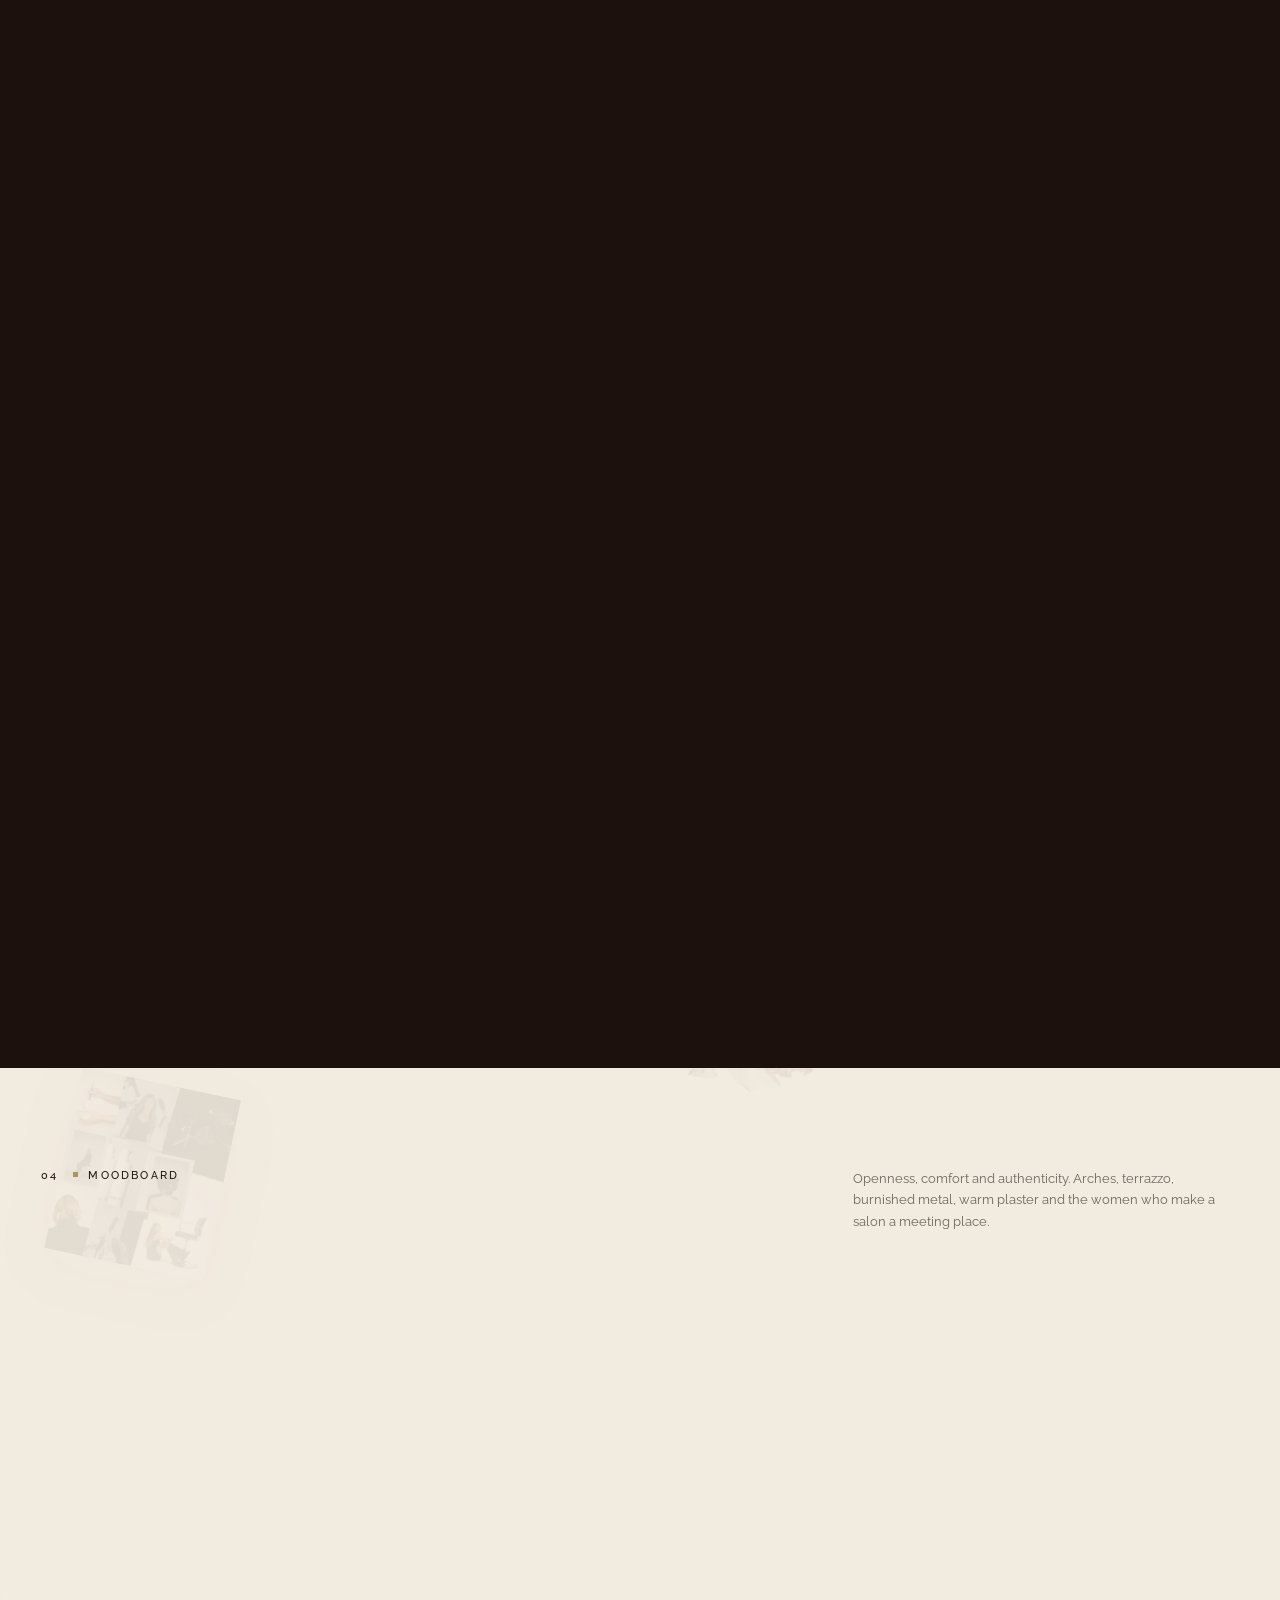
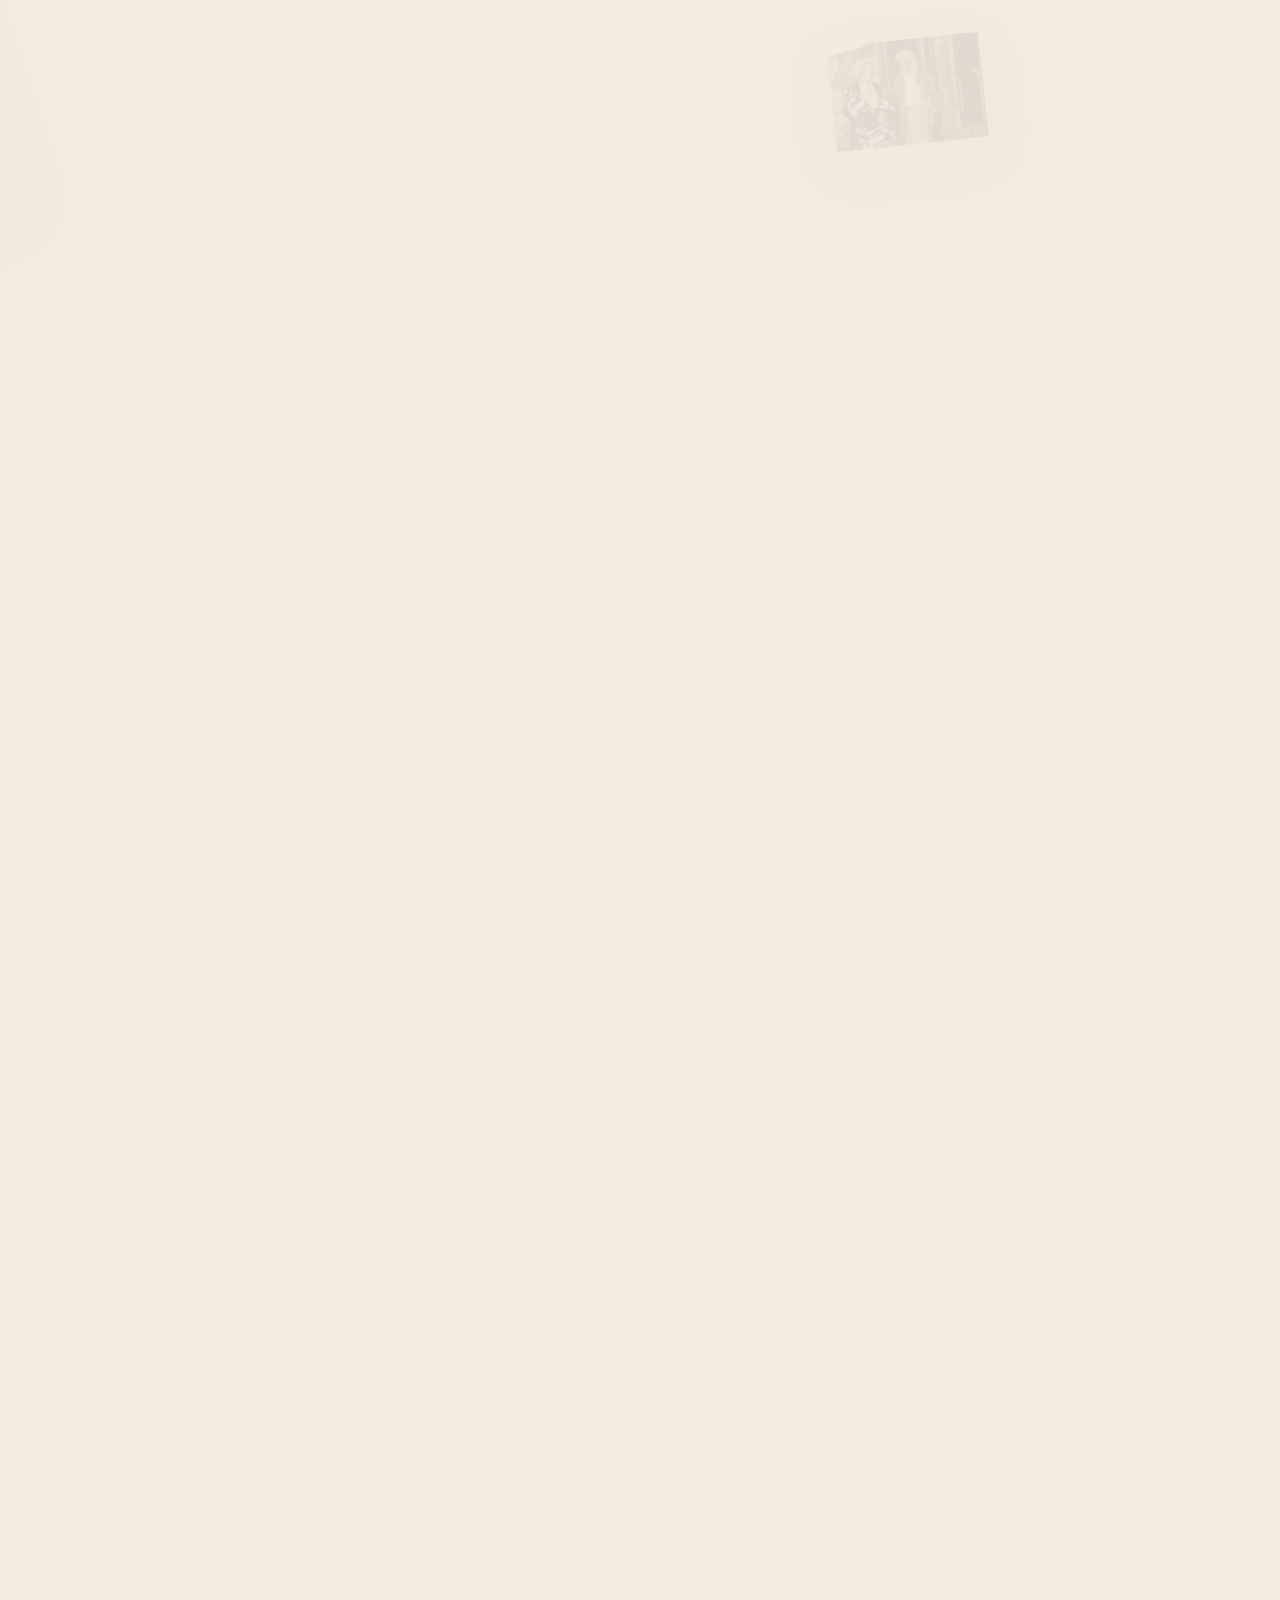
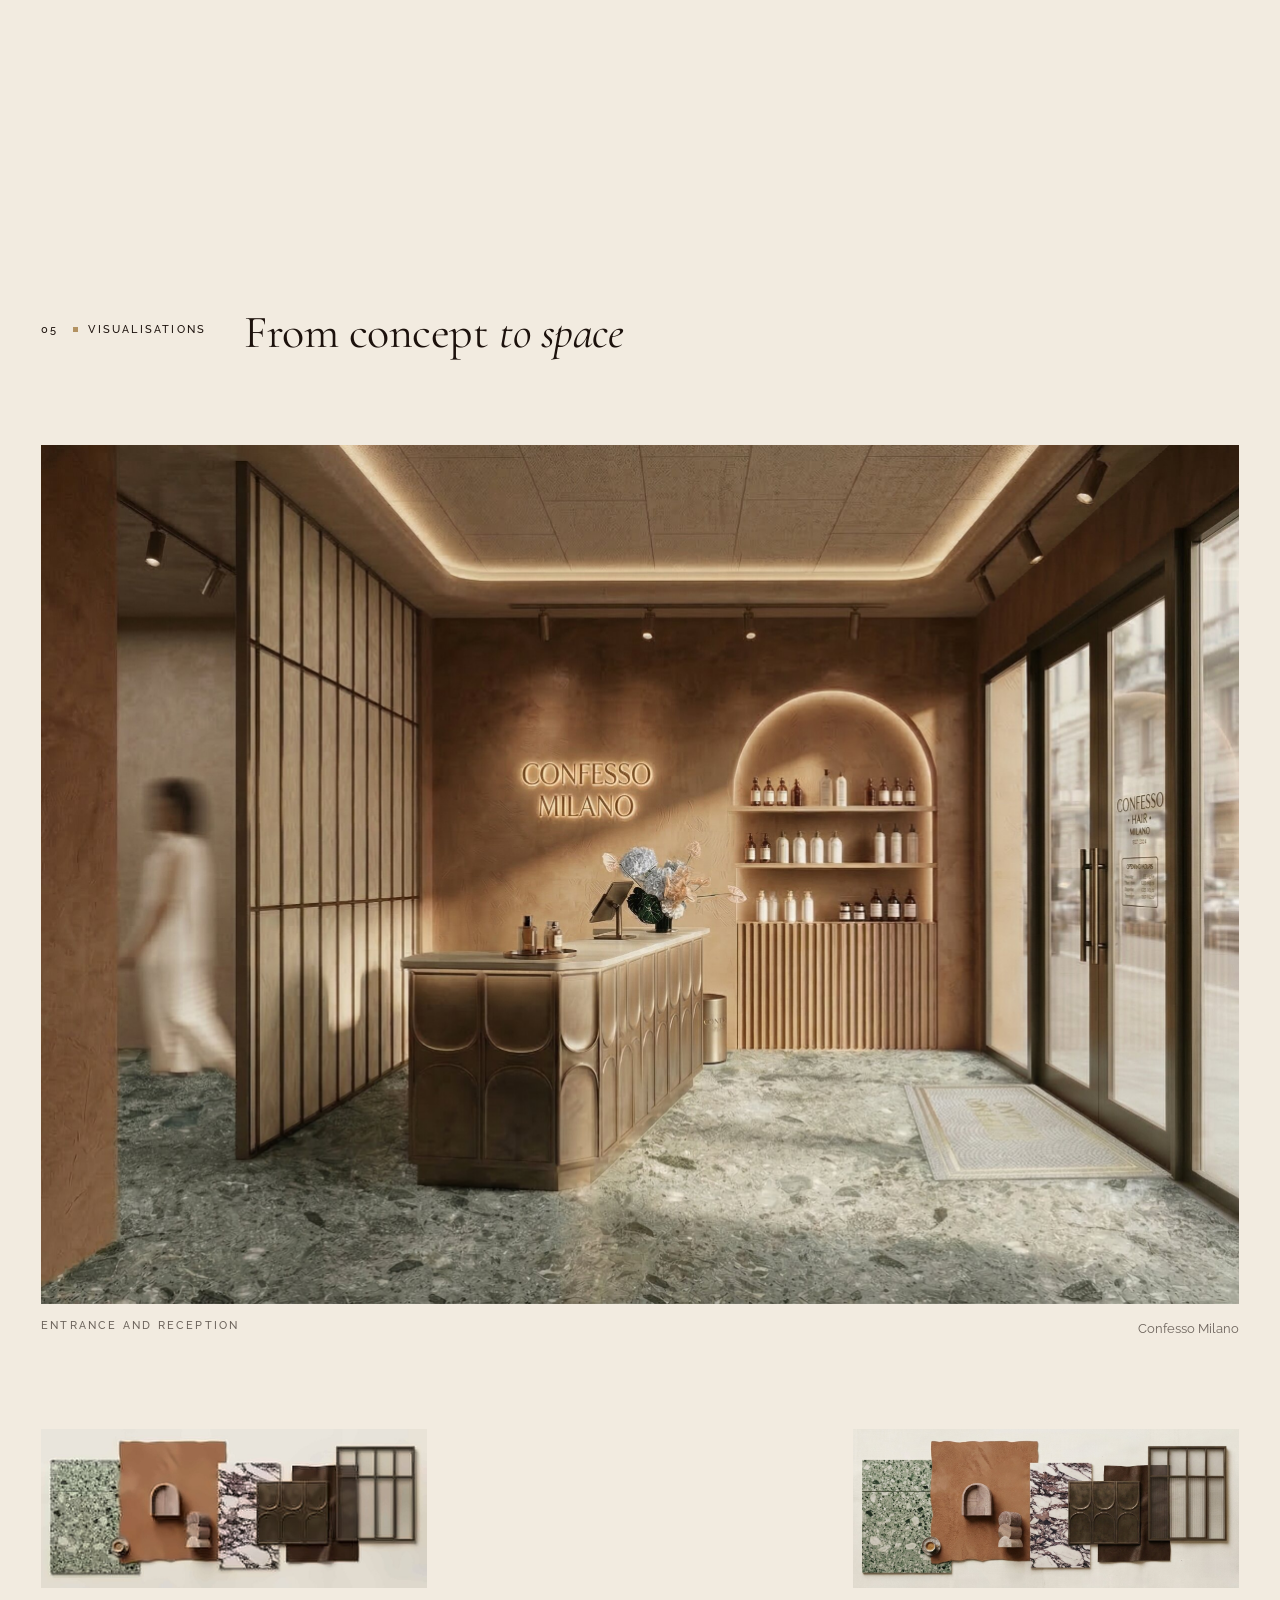
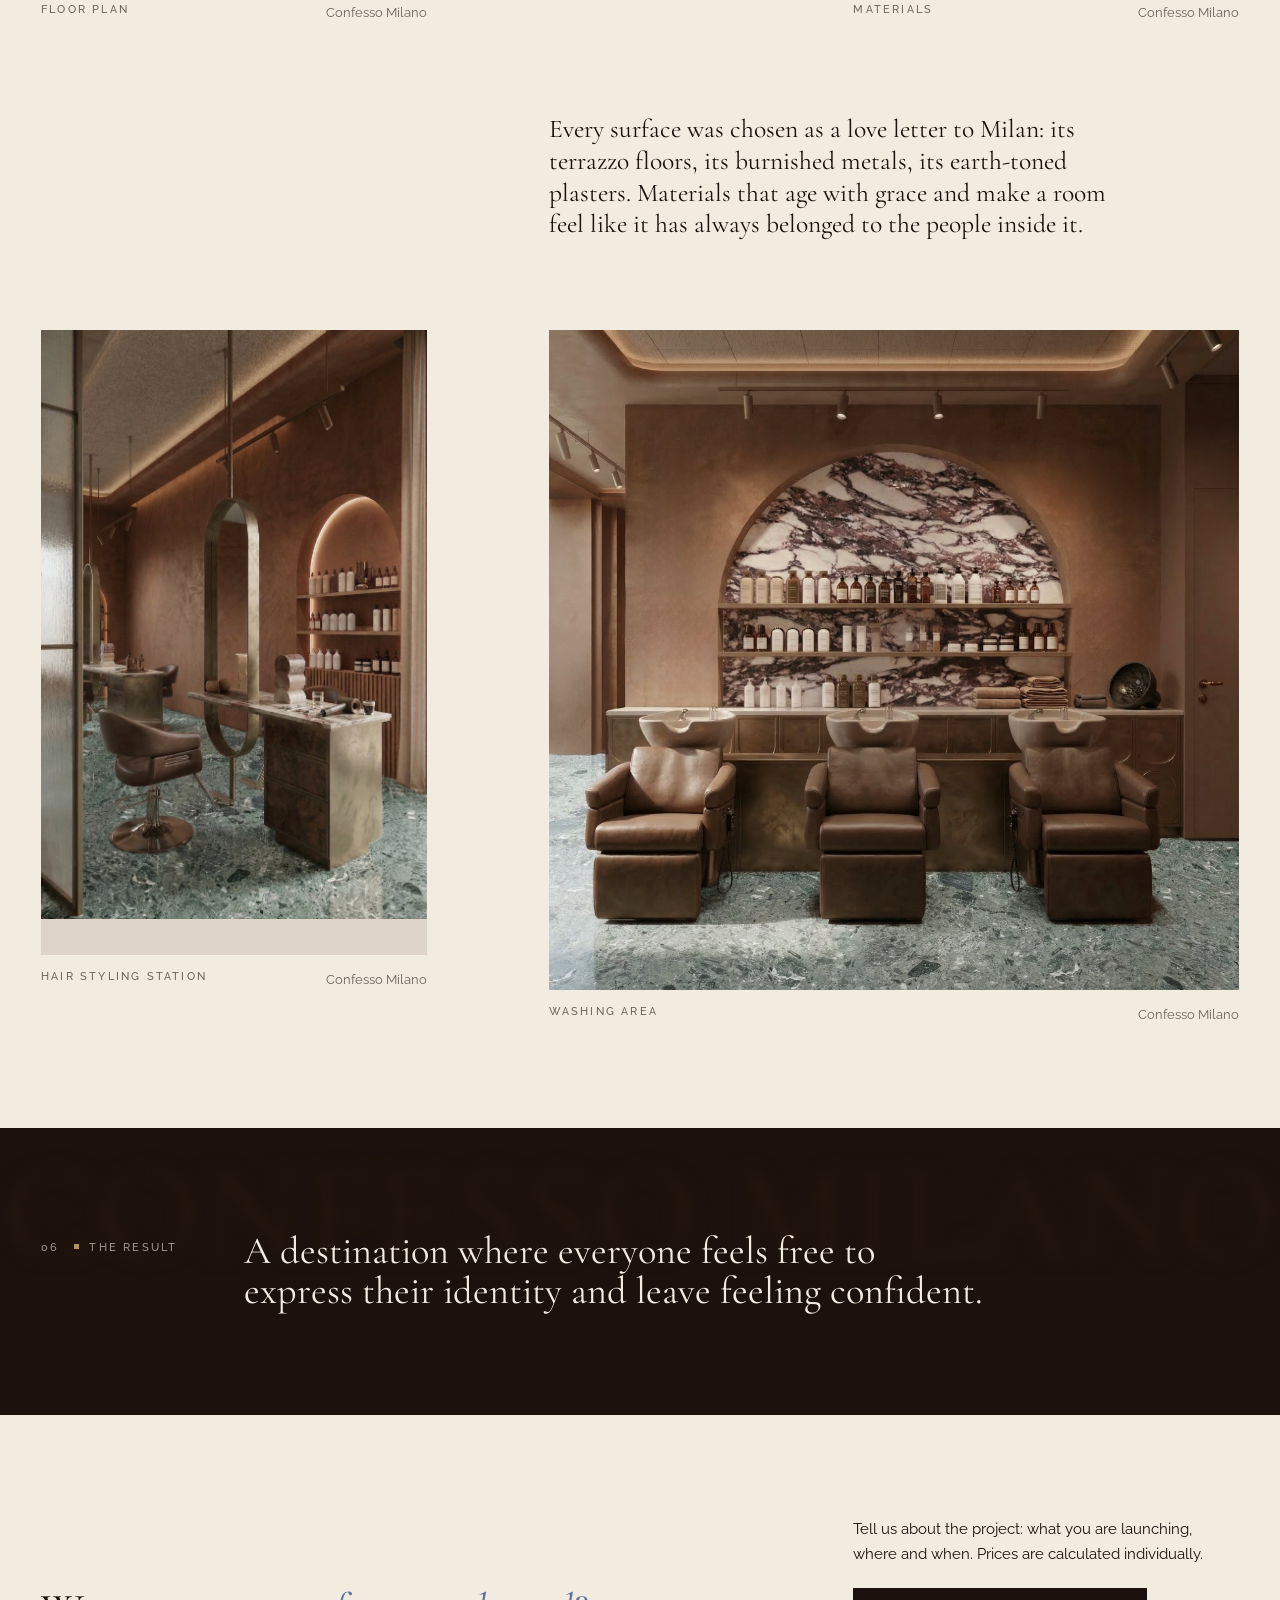
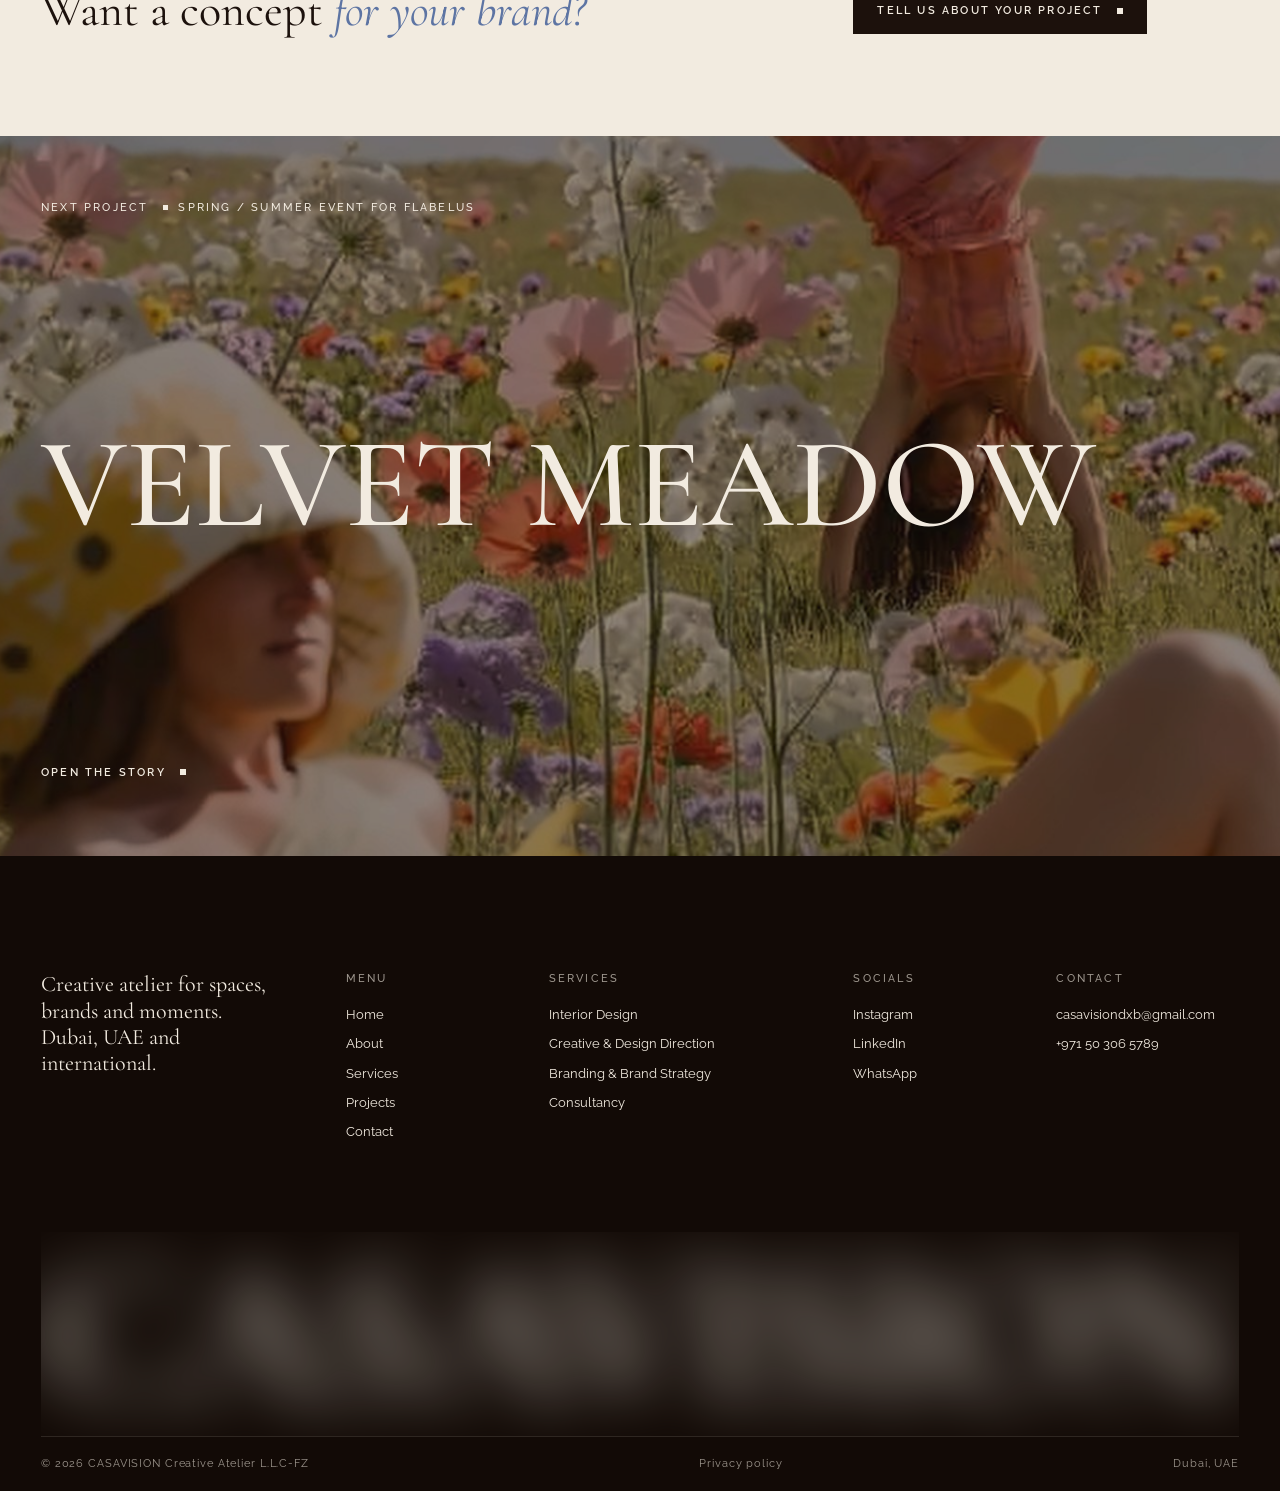
<file: confesso-milano.html>
<!doctype html>
<html lang="en">
<head>
<meta charset="utf-8">
<meta name="viewport" content="width=device-width, initial-scale=1, viewport-fit=cover">
<title>Confesso Milano · CASAVISION</title>
<meta name="claude:viewport-fit-sides" content="cover">
<meta name="description" content="Naming, concept and interior for a hair salon inspired by Milanese beauty culture: a social destination where beauty, comfort and connection coexist.">
<link rel="preconnect" href="https://fonts.googleapis.com"><link rel="preconnect" href="https://fonts.gstatic.com" crossorigin><link rel="stylesheet" href="https://fonts.googleapis.com/css2?family=Cormorant+Garamond:ital,wght@0,300;0,400;0,500;0,600;1,300;1,400;1,500&family=Raleway:wght@300;400;500;600&display=swap">
<link rel="stylesheet" href="assets/css/site.css">
<link rel="icon" href="assets/brand/monogram.png">
<style>.pm-item{left:var(--l);top:var(--t);width:var(--w)}.pm-word{left:var(--l);top:var(--t)}@media (max-width:760px){.pm-item{left:var(--ml);top:var(--mt);width:var(--mw)}.pm-word{left:var(--ml);top:var(--mt)}}</style>

</head>
<body>
<div class="preloader" aria-hidden="true">
  <div class="pl-in">
    <span class="pl-word">CASAVISION</span>
    <span class="pl-sub">Creative atelier</span>
  </div>
</div>
<header class="hdr wrap">
  <div class="grid">
    <a class="brand" href="index.html" data-go aria-label="CASAVISION"><span class="mono"></span><span class="logo"></span></a>
    <span class="hdr-loc label">Dubai, UAE</span>
    <a class="hdr-cta label" href="index.html#contact">Tell us about your project</a>
    <a class="hdr-wa label" href="https://wa.me/971503065789" target="_blank" rel="noopener">WhatsApp</a>
    <span class="hdr-lang"><span class="lang label"><a href="confesso-milano.html" class="is-on" lang="en" data-go>EN</a><a href="ru/confesso-milano.html" lang="ru" data-go>RU</a></span></span>
    <button class="hdr-menu label" type="button" data-menu-open aria-controls="menu" aria-expanded="false"><span class="burger" aria-hidden="true"><span></span><span></span></span>Menu</button>
  </div>
</header>
<div class="menu" id="menu" aria-hidden="true">
  <div class="menu-panel wrap" role="dialog" aria-modal="true" aria-label="Menu">
    <div class="menu-top grid">
      <a class="brand" href="index.html" data-go aria-label="CASAVISION"><span class="mono"></span><span class="logo"></span></a>
      <span class="menu-lang"><span class="lang label"><a href="confesso-milano.html" class="is-on" lang="en" data-go>EN</a><a href="ru/confesso-milano.html" lang="ru" data-go>RU</a></span></span>
      <button class="menu-close label" type="button" data-menu-close>Close <span class="x" aria-hidden="true"></span></button>
    </div>
    <div class="menu-body grid">
      <nav class="menu-nav" aria-label="Main">
      <div class="mn-item" data-cap="CASAVISION, creative atelier"><a class="mn-link" href="index.html" data-go>Home</a><div class="mn-sub"></div></div>
      <div class="mn-item" data-cap="Philosophy and values"><a class="mn-link" href="index.html#about" data-go>About</a><div class="mn-sub"><a href="index.html#approach" data-go>How we work</a><a href="index.html#beliefs" data-go>What we believe in</a></div></div>
      <div class="mn-item" data-cap="Four disciplines, one team"><a class="mn-link" href="index.html#services" data-go>Services</a><div class="mn-sub"><a href="index.html#services" data-go>Interior Design</a><a href="index.html#services" data-go>Creative &amp; Design Direction</a><a href="index.html#services" data-go>Branding &amp; Brand Strategy</a><a href="index.html#services" data-go>Consultancy</a></div></div>
      <div class="mn-item" data-cap="Six stories from the portfolio"><a class="mn-link" href="index.html#projects" data-go>Projects</a><div class="mn-sub"><a href="fragments-de-paris.html" data-go>Fragments de Paris</a><a href="the-hold.html" data-go>The Hold</a><a href="confesso-milano.html" data-go>Confesso Milano</a><a href="velvet-meadow.html" data-go>Velvet Meadow</a><a href="sliceit.html" data-go>SLICEit</a><a href="sensorial-dive.html" data-go>Sensorial Dive</a></div></div>
      <div class="mn-item" data-cap="Tell us about your project"><a class="mn-link" href="index.html#contact" data-go>Contact</a><div class="mn-sub"></div></div>
      </nav>
      <figure class="menu-preview" aria-hidden="true"><img src="assets/img/home/cave.jpg" alt="" class="is-on" loading="lazy"><img src="assets/img/fragments/living.jpg" alt="" loading="lazy"><img src="assets/img/confesso/reception.jpg" alt="" loading="lazy"><img src="assets/img/velvet/long-table.jpg" alt="" loading="lazy"><img src="assets/img/hold/island.jpg" alt="" loading="lazy"><figcaption class="label">CASAVISION, creative atelier</figcaption></figure>
    </div>
    <div class="menu-info grid">
      <div><span class="label">Write to us</span><a href="mailto:casavisiondxb@gmail.com">casavisiondxb@gmail.com</a><span>+971 50 306 5789</span></div>
      <div><span class="label">Socials</span><a href="#">Instagram</a><a href="#">LinkedIn</a><a href="https://wa.me/971503065789" target="_blank" rel="noopener">WhatsApp</a></div>
      <div><span class="label">Studio</span><span>CASAVISION L.L.C-FZ</span><span>Dubai, United Arab Emirates</span></div>
      <div class="mi-cta"><span class="label">New project</span><a class="btn" href="index.html#contact" data-go>Tell us about your project <i></i></a></div>
    </div>
  </div>
</div>

<main id="top">
  <section class="p-hero tone-light" data-tone="light">
    <div class="wrap"><div class="grid">
      <div class="media ph-img" data-r="img"><img src="assets/img/confesso/cover.jpg" alt="Confesso Milano"></div>
      <div class="ph-txt">
        <div data-r><a class="more back" href="index.html#projects" data-go><i></i> All projects</a></div>
        <div style="display:grid;gap:28px">
          <span class="label" data-r><span class="mute">03 / 06</span> <span class="sq gold"></span>Hair salon</span>
          <h1 class="ph-title" data-r style="--d:.1s">Confesso Milano</h1>
          <p class="ph-quote" data-r style="--d:.2s">“Safe place to be yourself.”</p>
        </div>
        <div class="ph-meta" data-r style="--d:.3s">
          <div><span class="label">Project</span><span>Hair salon</span></div>
          <div><span class="label">Location</span><span>Milanese concept</span></div>
          <div><span class="label">Scope</span><span>Naming, concept, interior design</span></div>
          <div><span class="label">Concept words</span><span class="it">lightweight, elegance, exchanging, freedom</span></div>
        </div>
      </div>
    </div></div>
  </section>

  <section class="p-story tone-dark" data-tone="dark">
    <div class="wrap"><div class="grid ps">
      <div class="ps-block"><span class="label" data-r>01 <span class="sq gold"></span>The brief</span><p data-haze>Inspired by Milanese lifestyle and beauty culture, we developed a full concept including the naming and interior design of the space.</p></div>
      <div class="ps-block"><span class="label" data-r style="--d:.15s">02 <span class="sq gold"></span>The idea</span><p data-haze>The project transforms the traditional hair salon into a contemporary social sanctuary: a place to talk, laugh, share stories and experience transformation through beauty.</p></div>
    </div></div>
  </section>

  <section class="p-words tone-dark" data-tone="dark" aria-label="Concept words">
    <div class="pw-stage">
      <div class="media pw-img"><img src="assets/img/confesso/station.jpg" alt="" loading="lazy"></div>
      <div class="pw-word">lightweight</div><div class="pw-word">elegance</div><div class="pw-word">exchanging</div><div class="pw-word">freedom</div>
      <span class="pw-count label">1 / 4</span>
      <span class="pw-hint label mute">03 <span class="sq gold"></span>Concept words</span>
    </div>
  </section>

  <section class="p-mood tone-light" data-tone="light" aria-label="Moodboard">
    <div class="pm-stage">
      <div class="pm-head wrap"><div class="grid"><span class="label">04 <span class="sq gold"></span>Moodboard</span><p>Openness, comfort and authenticity. Arches, terrazzo, burnished metal, warm plaster and the women who make a salon a meeting place.</p></div></div>
      <div class="pm-board">
        <figure class="pm-item " style="--l:0%;--t:6%;--w:15%;--ml:0%;--mt:2%;--mw:34%;z-index:1"><img src="assets/img/confesso/m4.jpg" alt="" loading="lazy"></figure>
        <figure class="pm-item " style="--l:17%;--t:0%;--w:18%;--ml:33%;--mt:6%;--mw:32%;z-index:2"><img src="assets/img/confesso/m2.jpg" alt="" loading="lazy"></figure>
        <figure class="pm-item cut" style="--l:37%;--t:10%;--w:17%;--ml:66%;--mt:0%;--mw:34%;z-index:3"><img src="assets/img/confesso/m8.png" alt="" loading="lazy"></figure>
        <figure class="pm-item " style="--l:56%;--t:0%;--w:15%;--ml:2%;--mt:33%;--mw:32%;z-index:1"><img src="assets/img/confesso/m6.jpg" alt="" loading="lazy"></figure>
        <figure class="pm-item " style="--l:73%;--t:4%;--w:19%;--ml:35%;--mt:30%;--mw:32%;z-index:2"><img src="assets/img/confesso/m5.jpg" alt="" loading="lazy"></figure>
        <figure class="pm-item " style="--l:3%;--t:50%;--w:17%;--ml:68%;--mt:34%;--mw:32%;z-index:3"><img src="assets/img/confesso/m1.jpg" alt="" loading="lazy"></figure>
        <figure class="pm-item " style="--l:23%;--t:44%;--w:19%;--ml:0%;--mt:64%;--mw:34%;z-index:1"><img src="assets/img/confesso/m7.jpg" alt="" loading="lazy"></figure>
        <figure class="pm-item " style="--l:45%;--t:52%;--w:16%;--ml:34%;--mt:62%;--mw:32%;z-index:2"><img src="assets/img/confesso/m3.jpg" alt="" loading="lazy"></figure>
        <figure class="pm-item cut" style="--l:64%;--t:46%;--w:20%;--ml:66%;--mt:66%;--mw:34%;z-index:3"><img src="assets/img/confesso/m9.png" alt="" loading="lazy"></figure>
        <span class="pm-word" style="--l:18%;--t:-9%;--ml:34%;--mt:-6%">lightweight</span>
        <span class="pm-word" style="--l:79%;--t:41%;--ml:66%;--mt:56%">elegance</span>
        <span class="pm-word" style="--l:2%;--t:42%;--ml:0%;--mt:28%">exchanging</span>
        <span class="pm-word" style="--l:47%;--t:95%;--ml:36%;--mt:96%">freedom</span>
      </div>
    </div>
  </section>

  <section class="p-gallery tone-light" data-tone="light">
    <div class="wrap">
      <div class="grid sec-head" style="margin-bottom:clamp(56px,7vw,110px)"><span class="label" data-r>05 <span class="sq gold"></span>Visualisations</span><h2 data-r style="--d:.1s">From concept <em>to space</em></h2></div>
      <div class="grid pg">
        <figure class="pg-item w-full"><div class="media" data-r="img"><img src="assets/img/confesso/reception.jpg" alt="Confesso Milano: Entrance and reception" loading="lazy"></div><figcaption><span class="label">Entrance and reception</span><span class="mute">Confesso Milano</span></figcaption></figure>
        <figure class="pg-item w-small-l"><div class="media" data-r="img"><img src="assets/img/confesso/plan.jpg" alt="Confesso Milano: Floor plan" loading="lazy"></div><figcaption><span class="label">Floor plan</span><span class="mute">Confesso Milano</span></figcaption></figure>
        <figure class="pg-item w-small-r"><div class="media" data-r="img"><img src="assets/img/confesso/materials.jpg" alt="Confesso Milano: Materials" loading="lazy"></div><figcaption><span class="label">Materials</span><span class="mute">Confesso Milano</span></figcaption></figure>
        <p class="pg-note" data-haze>Every surface was chosen as a love letter to Milan: its terrazzo floors, its burnished metals, its earth-toned plasters. Materials that age with grace and make a room feel like it has always belonged to the people inside it.</p>
        <figure class="pg-item w-small-l"><div class="media" data-r="img"><img src="assets/img/confesso/station.jpg" alt="Confesso Milano: Hair styling station" loading="lazy"></div><figcaption><span class="label">Hair styling station</span><span class="mute">Confesso Milano</span></figcaption></figure>
        <figure class="pg-item w-right"><div class="media" data-r="img"><img src="assets/img/confesso/washing.jpg" alt="Confesso Milano: Washing area" loading="lazy"></div><figcaption><span class="label">Washing area</span><span class="mute">Confesso Milano</span></figcaption></figure>
      </div>
    </div>
  </section>

  <section class="p-result tone-dark" data-tone="dark">
    <div class="blurmark" aria-hidden="true" data-fit="1" data-par="-0.3">CONFESSO MILANO</div>
    <div class="wrap"><div class="grid"><span class="label">06 <span class="sq gold"></span>The result</span><blockquote data-haze>A destination where everyone feels free to express their identity and leave feeling confident.</blockquote></div></div>
  </section>

  <section class="p-cta tone-light" data-tone="light">
    <div class="wrap"><div class="grid">
      <h2 data-r>Want a concept <em>for your brand?</em></h2>
      <div class="pc-side" data-r style="--d:.15s"><p>Tell us about the project: what you are launching, where and when. Prices are calculated individually.</p><div><a class="btn solid" href="index.html#contact" data-go>Tell us about your project <i></i></a></div></div>
    </div></div>
  </section>

  <a class="p-next" href="velvet-meadow.html" data-go data-tone="dark">
    <img src="assets/img/velvet/cover.jpg" alt="" loading="lazy">
    <span class="pn-in wrap"><span class="label">Next project <span class="sq"></span>Spring / Summer event for Flabelus</span><span class="pn-title">Velvet Meadow</span><span><span class="more">Open the story <i></i></span></span></span>
  </a>
</main>
<footer class="ftr tone-ink" data-tone="dark">
  <div class="wrap">
    <div class="grid ftr-cols">
      <div class="fc-1"><p>Creative atelier for spaces, brands and moments. Dubai, UAE and international.</p></div>
      <div class="fc-2"><span class="label">Menu</span><a href="index.html" data-go>Home</a><a href="index.html#about" data-go>About</a><a href="index.html#services" data-go>Services</a><a href="index.html#projects" data-go>Projects</a><a href="index.html#contact" data-go>Contact</a></div>
      <div class="fc-3"><span class="label">Services</span><a href="index.html#services" data-go>Interior Design</a><a href="index.html#services" data-go>Creative &amp; Design Direction</a><a href="index.html#services" data-go>Branding &amp; Brand Strategy</a><a href="index.html#services" data-go>Consultancy</a></div>
      <div class="fc-4"><span class="label">Socials</span><a href="#">Instagram</a><a href="#">LinkedIn</a><a href="https://wa.me/971503065789" target="_blank" rel="noopener">WhatsApp</a></div>
      <div class="fc-5"><span class="label">Contact</span><a href="mailto:casavisiondxb@gmail.com">casavisiondxb@gmail.com</a><span>+971 50 306 5789</span></div>
    </div>
    <div class="ftr-mark" aria-hidden="true"><div class="blurmark" data-fit="1" data-focus="0.16" data-focus-min="0.035">CASAVISION</div></div>
    <div class="ftr-base"><span>© <span data-year>2026</span> CASAVISION Creative Atelier L.L.C-FZ</span><a href="#">Privacy policy</a><span>Dubai, UAE</span></div>
  </div>
</footer>
<button class="totop" type="button" aria-label="Back to top"><svg viewBox="0 0 54 54" aria-hidden="true"><circle class="tt-track" cx="27" cy="27" r="26"></circle><circle class="tt-bar" cx="27" cy="27" r="26"></circle></svg><i></i></button>
<script src="assets/js/site.js"></script>
</body>
</html>
</file>
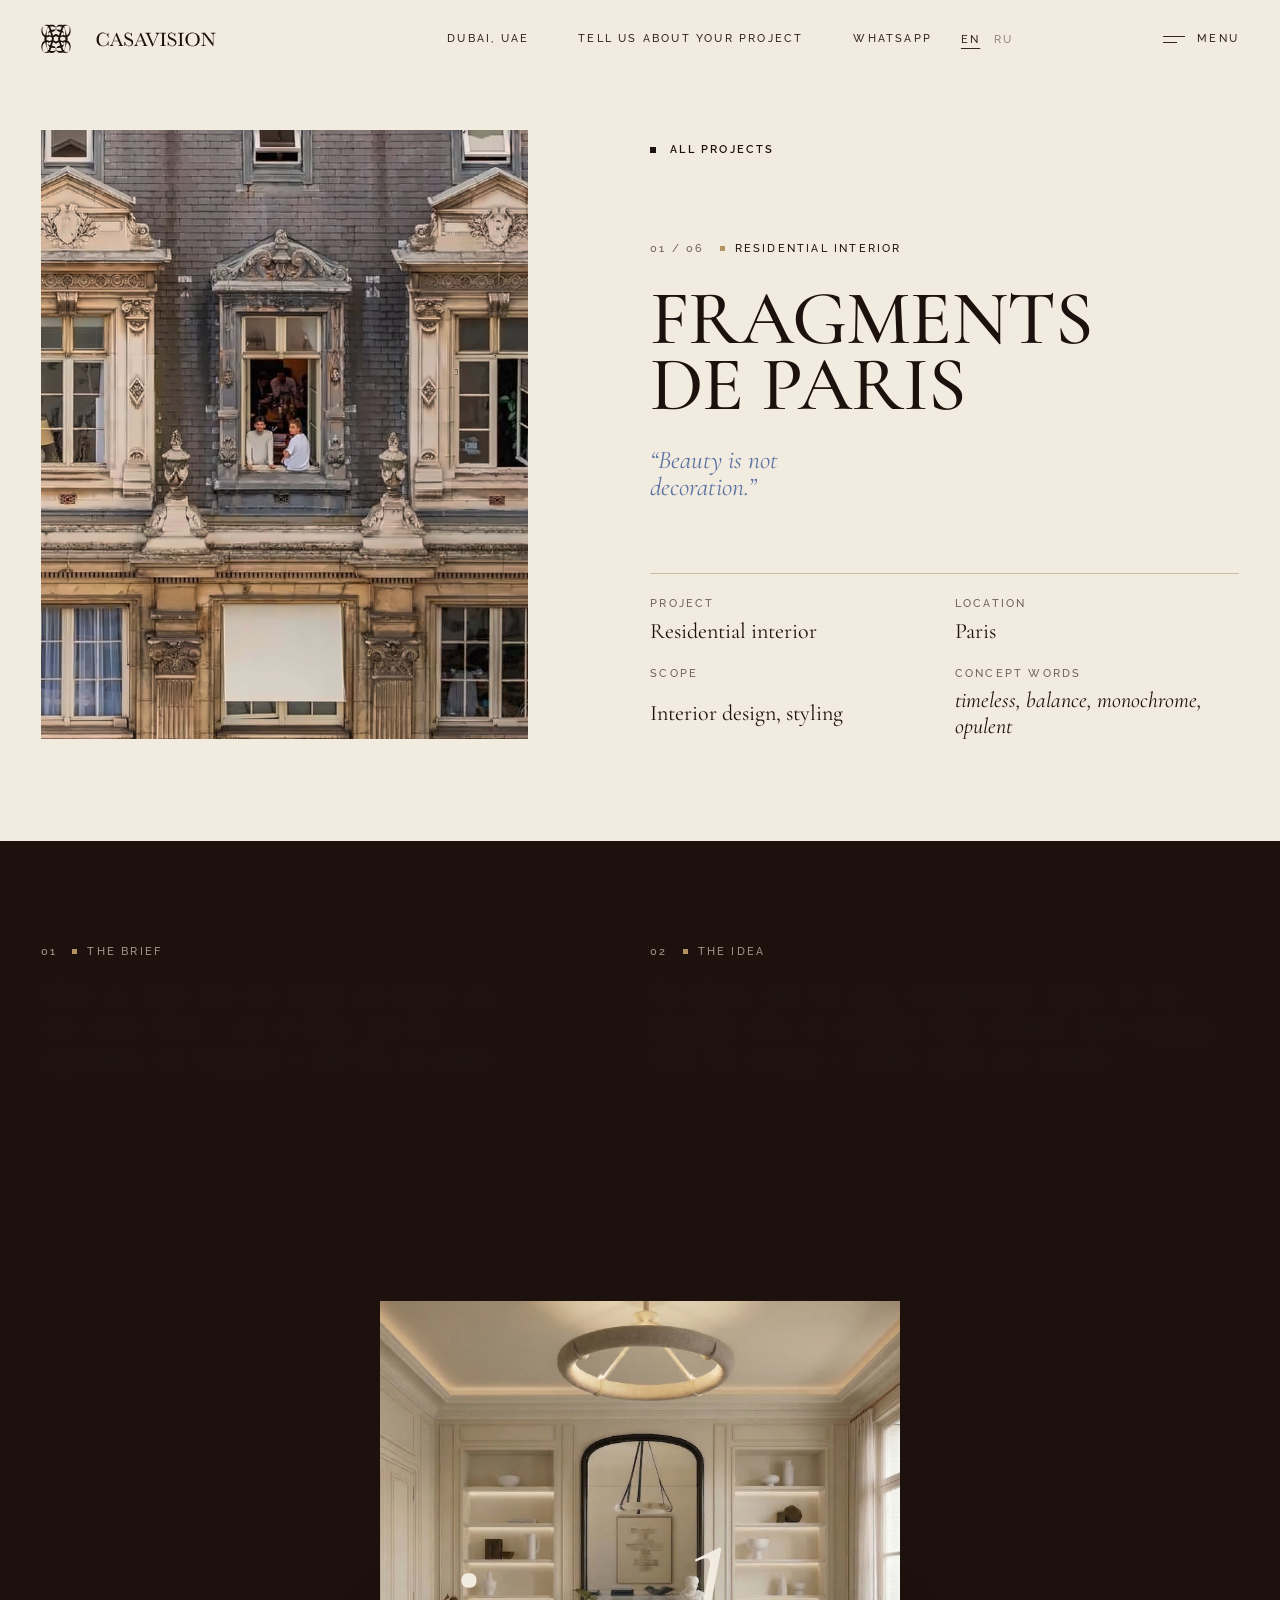
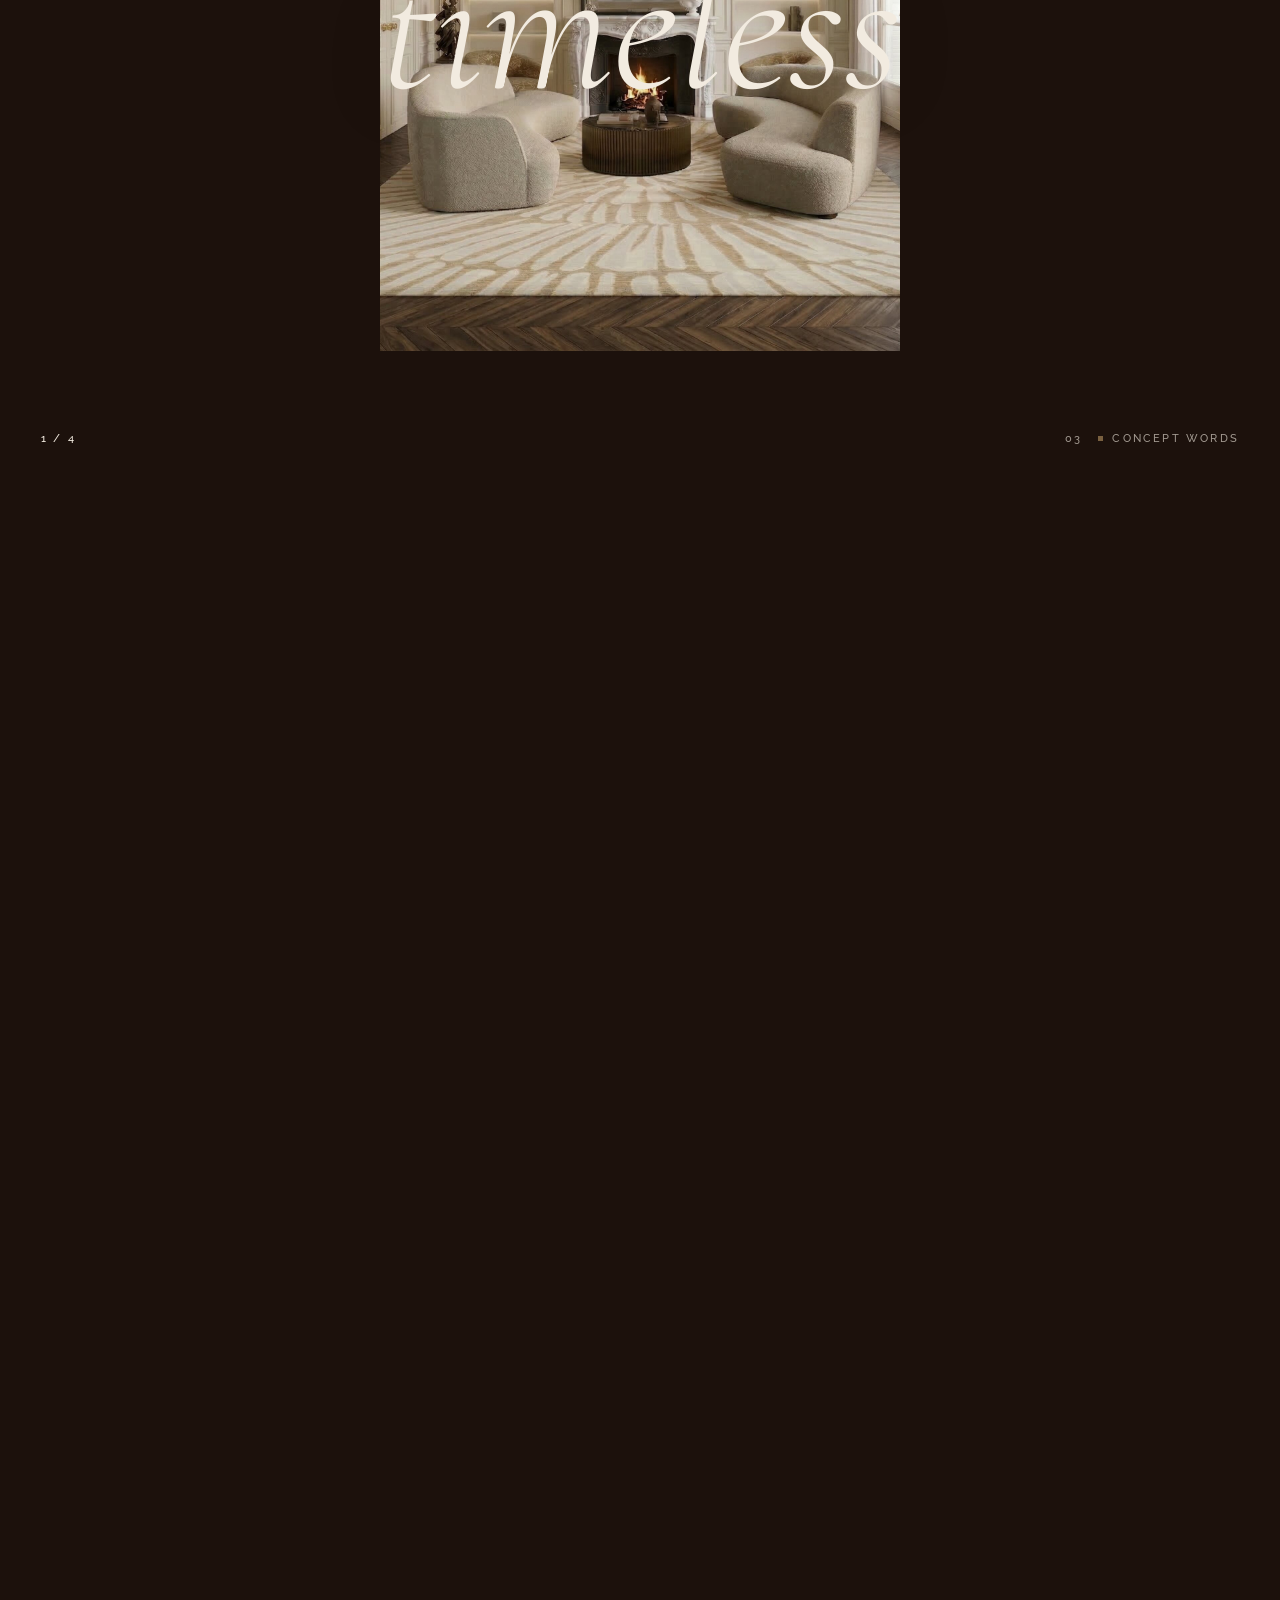
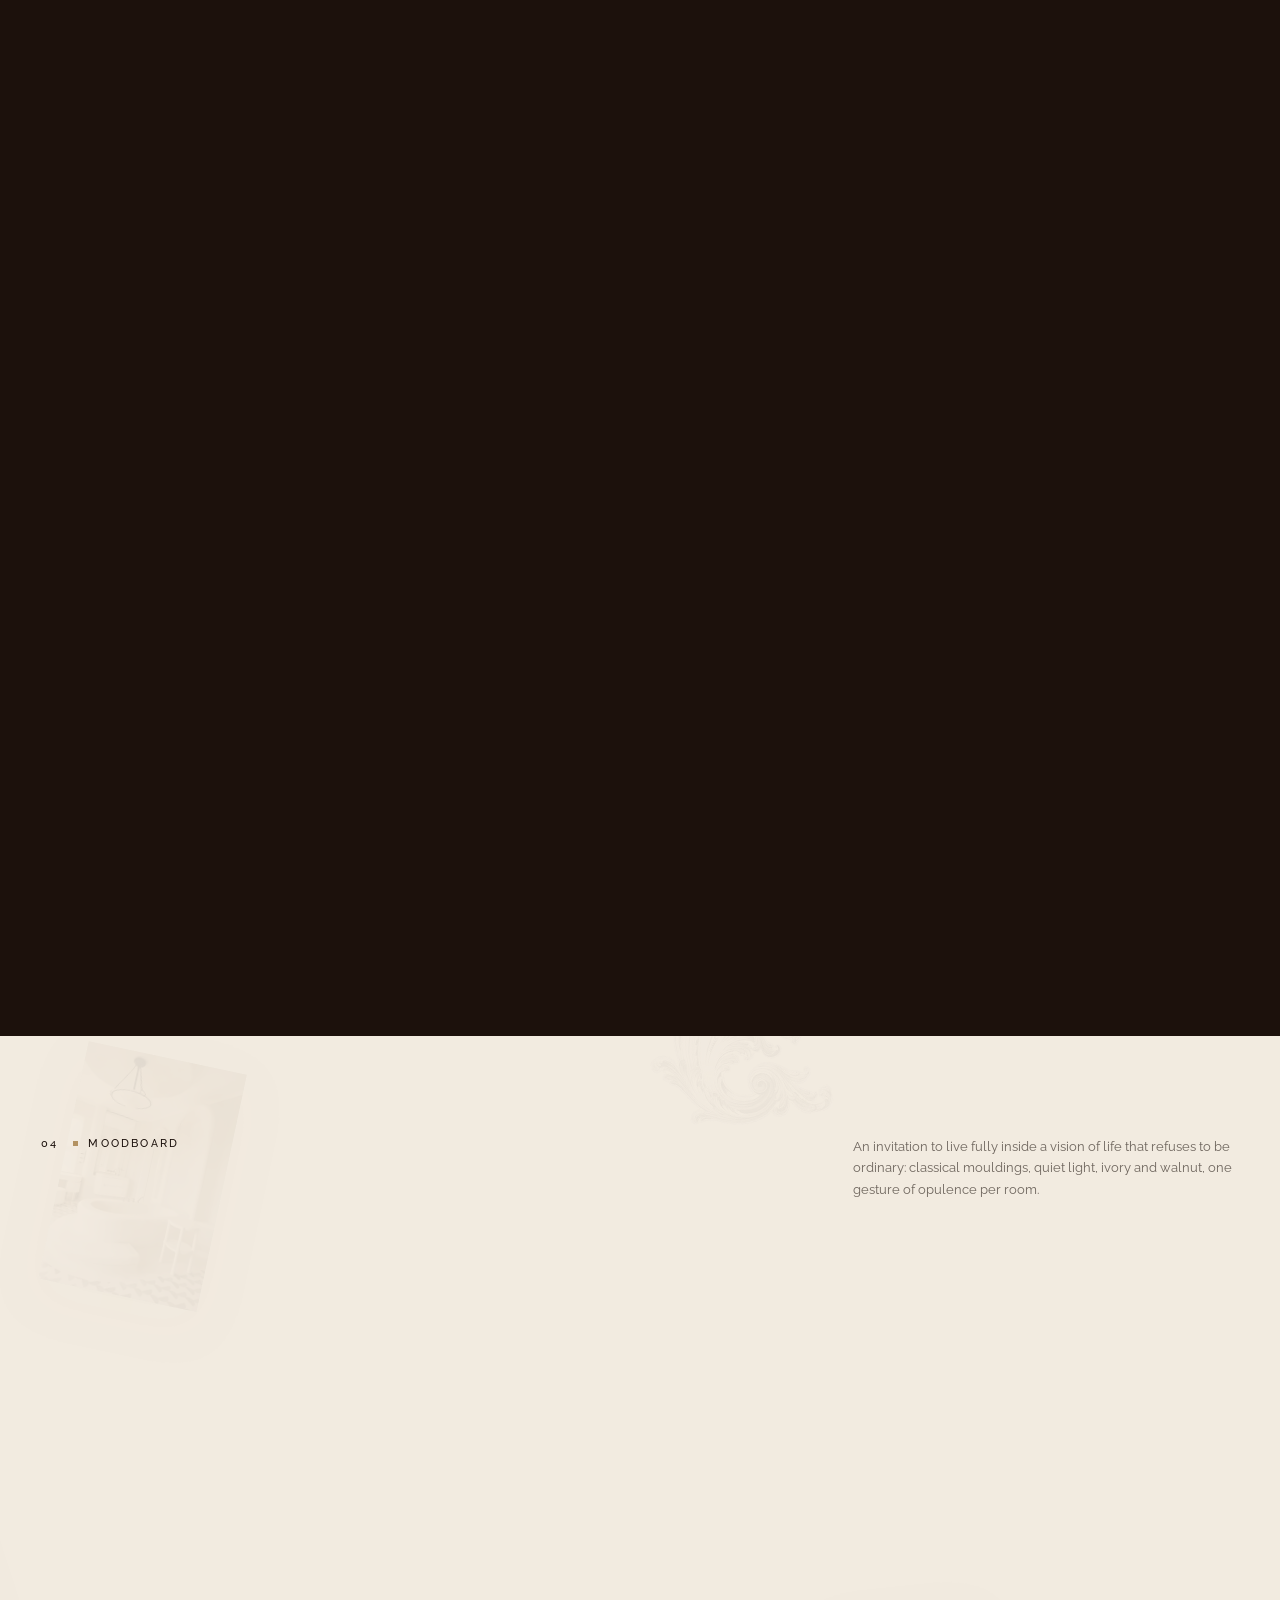
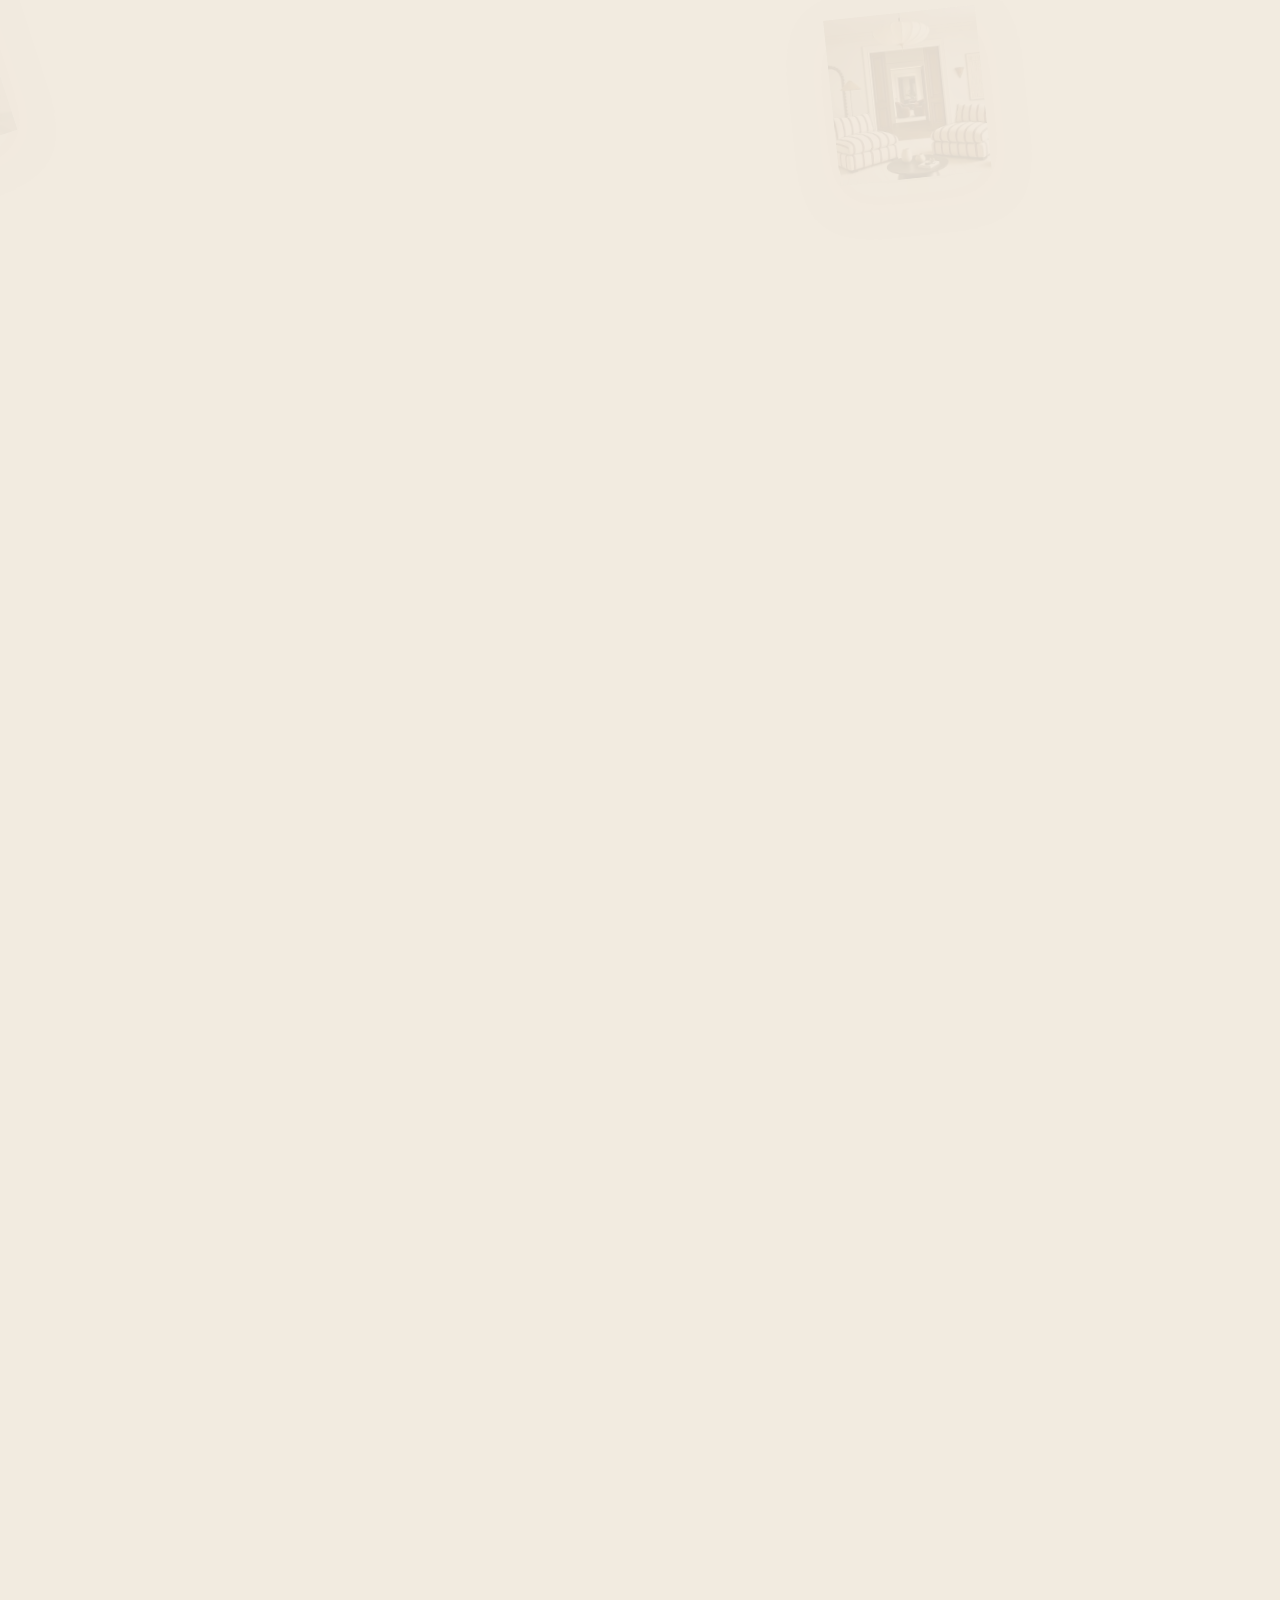
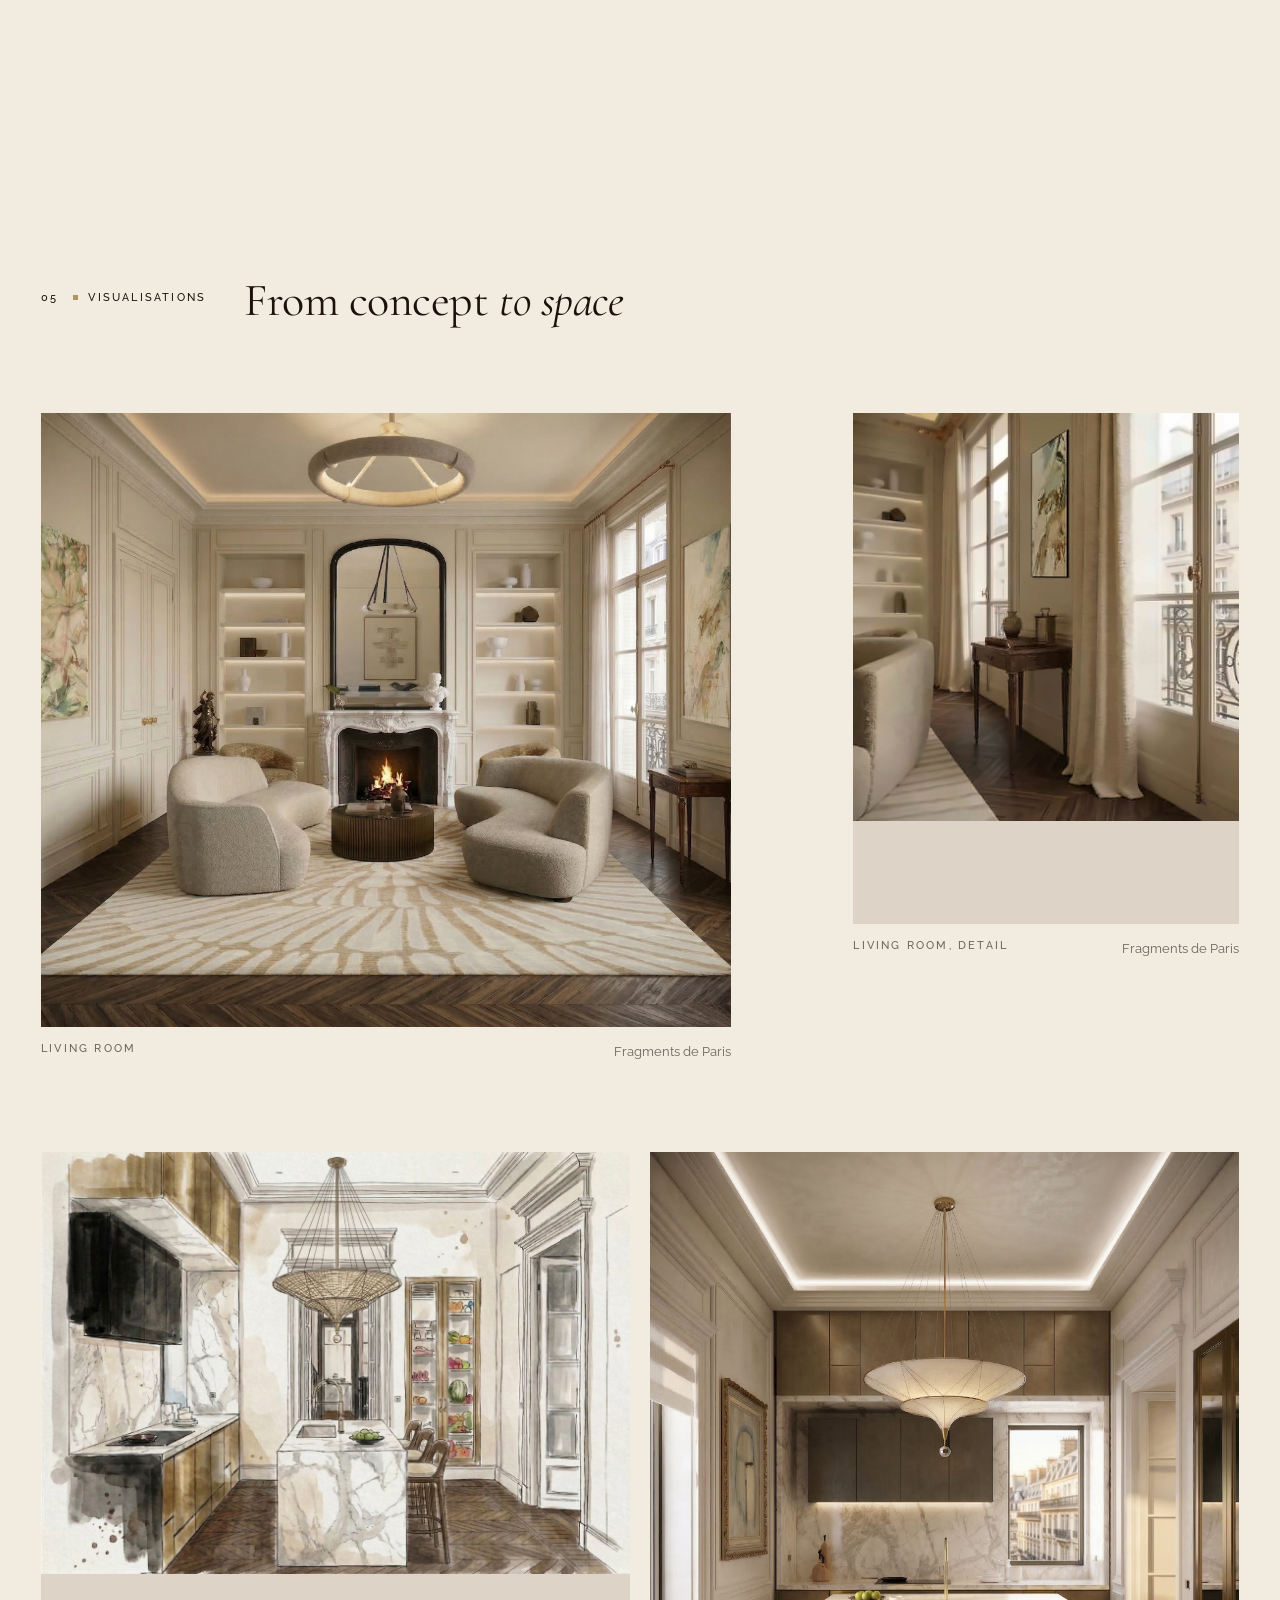
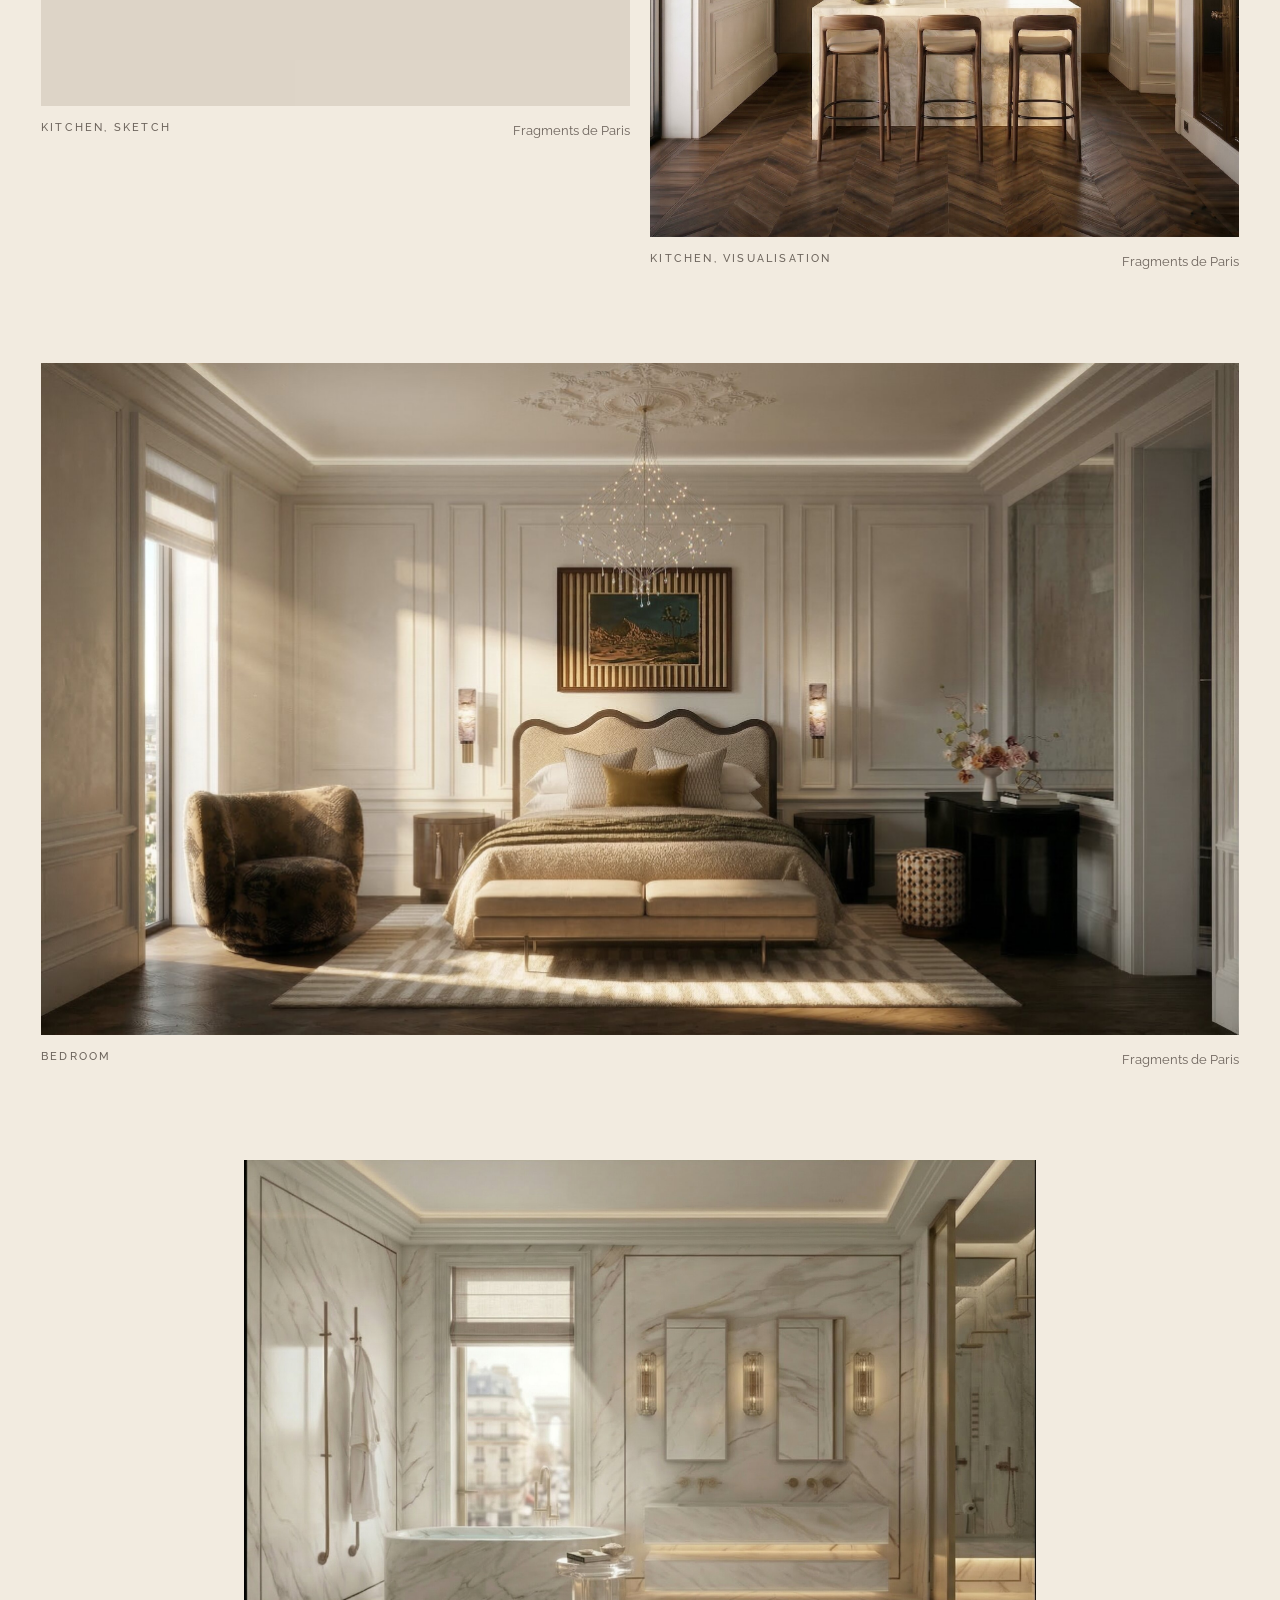
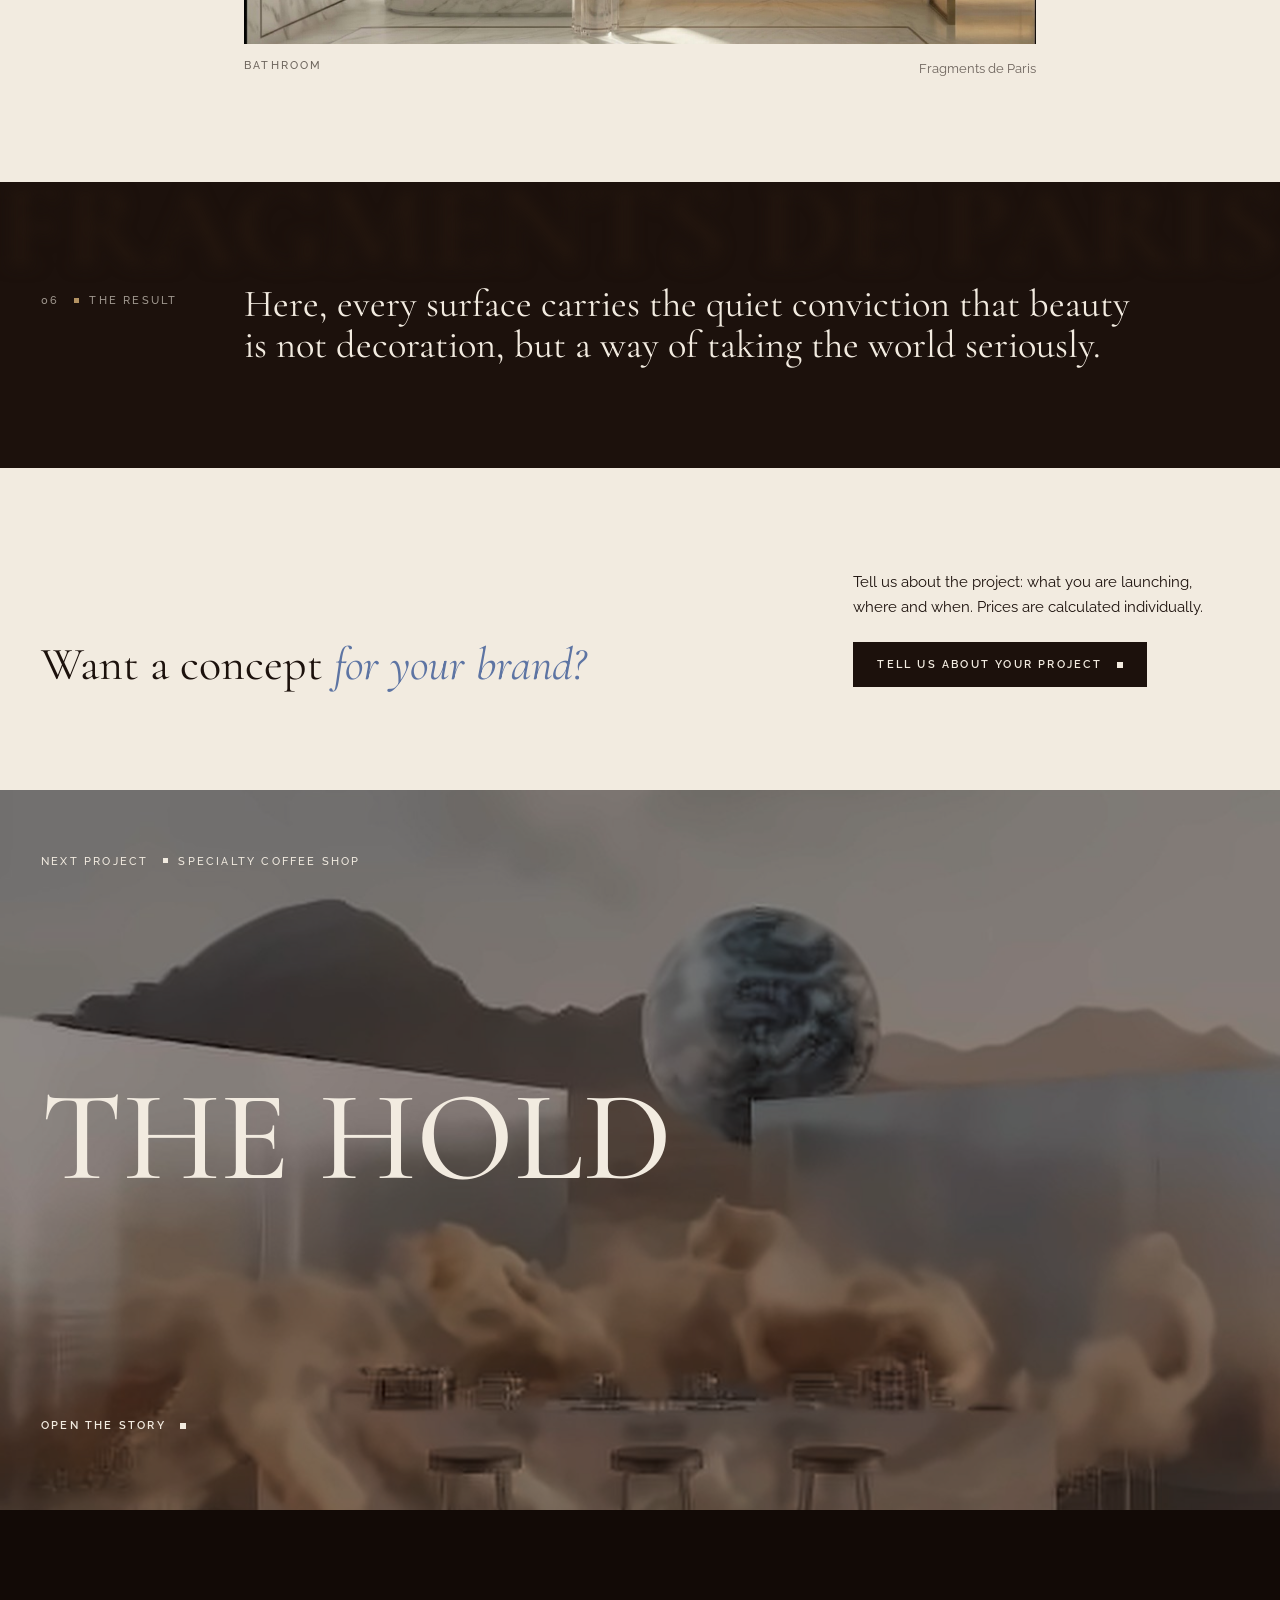
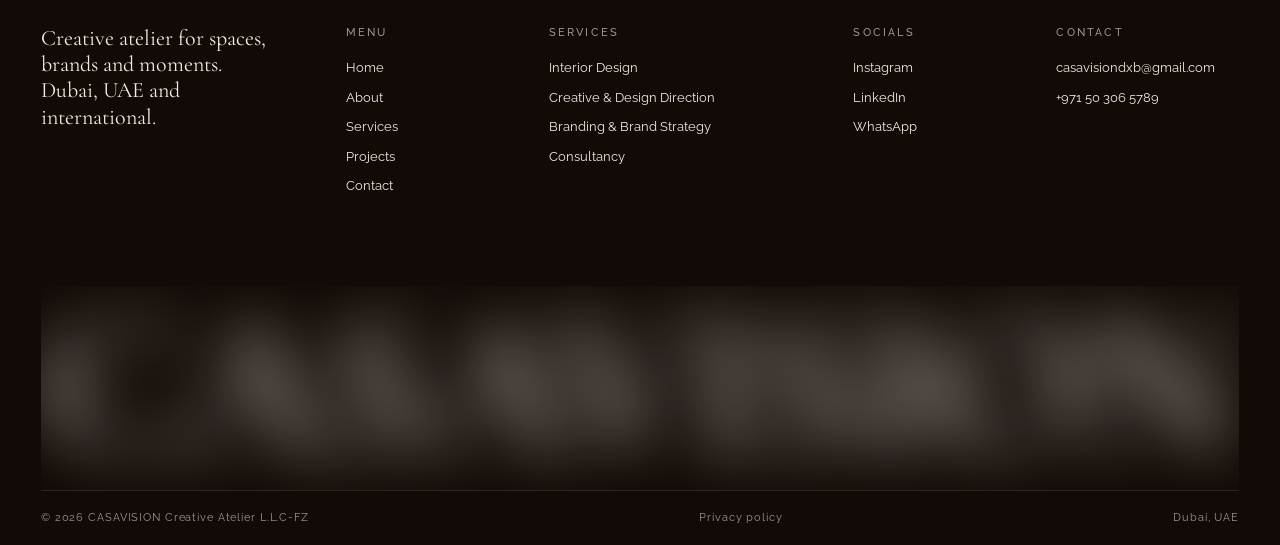
<file: fragments-de-paris.html>
<!doctype html>
<html lang="en">
<head>
<meta charset="utf-8">
<meta name="viewport" content="width=device-width, initial-scale=1, viewport-fit=cover">
<title>Fragments de Paris · CASAVISION</title>
<meta name="claude:viewport-fit-sides" content="cover">
<meta name="description" content="A Paris apartment designed as proof that some cities live inside you before you ever arrive. Every surface treats beauty as a way of taking the world seriously.">
<link rel="preconnect" href="https://fonts.googleapis.com"><link rel="preconnect" href="https://fonts.gstatic.com" crossorigin><link rel="stylesheet" href="https://fonts.googleapis.com/css2?family=Cormorant+Garamond:ital,wght@0,300;0,400;0,500;0,600;1,300;1,400;1,500&family=Raleway:wght@300;400;500;600&display=swap">
<link rel="stylesheet" href="assets/css/site.css">
<link rel="icon" href="assets/brand/monogram.png">
<style>.pm-item{left:var(--l);top:var(--t);width:var(--w)}.pm-word{left:var(--l);top:var(--t)}@media (max-width:760px){.pm-item{left:var(--ml);top:var(--mt);width:var(--mw)}.pm-word{left:var(--ml);top:var(--mt)}}</style>

</head>
<body>
<div class="preloader" aria-hidden="true">
  <div class="pl-in">
    <span class="pl-word">CASAVISION</span>
    <span class="pl-sub">Creative atelier</span>
  </div>
</div>
<header class="hdr wrap">
  <div class="grid">
    <a class="brand" href="index.html" data-go aria-label="CASAVISION"><span class="mono"></span><span class="logo"></span></a>
    <span class="hdr-loc label">Dubai, UAE</span>
    <a class="hdr-cta label" href="index.html#contact">Tell us about your project</a>
    <a class="hdr-wa label" href="https://wa.me/971503065789" target="_blank" rel="noopener">WhatsApp</a>
    <span class="hdr-lang"><span class="lang label"><a href="fragments-de-paris.html" class="is-on" lang="en" data-go>EN</a><a href="ru/fragments-de-paris.html" lang="ru" data-go>RU</a></span></span>
    <button class="hdr-menu label" type="button" data-menu-open aria-controls="menu" aria-expanded="false"><span class="burger" aria-hidden="true"><span></span><span></span></span>Menu</button>
  </div>
</header>
<div class="menu" id="menu" aria-hidden="true">
  <div class="menu-panel wrap" role="dialog" aria-modal="true" aria-label="Menu">
    <div class="menu-top grid">
      <a class="brand" href="index.html" data-go aria-label="CASAVISION"><span class="mono"></span><span class="logo"></span></a>
      <span class="menu-lang"><span class="lang label"><a href="fragments-de-paris.html" class="is-on" lang="en" data-go>EN</a><a href="ru/fragments-de-paris.html" lang="ru" data-go>RU</a></span></span>
      <button class="menu-close label" type="button" data-menu-close>Close <span class="x" aria-hidden="true"></span></button>
    </div>
    <div class="menu-body grid">
      <nav class="menu-nav" aria-label="Main">
      <div class="mn-item" data-cap="CASAVISION, creative atelier"><a class="mn-link" href="index.html" data-go>Home</a><div class="mn-sub"></div></div>
      <div class="mn-item" data-cap="Philosophy and values"><a class="mn-link" href="index.html#about" data-go>About</a><div class="mn-sub"><a href="index.html#approach" data-go>How we work</a><a href="index.html#beliefs" data-go>What we believe in</a></div></div>
      <div class="mn-item" data-cap="Four disciplines, one team"><a class="mn-link" href="index.html#services" data-go>Services</a><div class="mn-sub"><a href="index.html#services" data-go>Interior Design</a><a href="index.html#services" data-go>Creative &amp; Design Direction</a><a href="index.html#services" data-go>Branding &amp; Brand Strategy</a><a href="index.html#services" data-go>Consultancy</a></div></div>
      <div class="mn-item" data-cap="Six stories from the portfolio"><a class="mn-link" href="index.html#projects" data-go>Projects</a><div class="mn-sub"><a href="fragments-de-paris.html" data-go>Fragments de Paris</a><a href="the-hold.html" data-go>The Hold</a><a href="confesso-milano.html" data-go>Confesso Milano</a><a href="velvet-meadow.html" data-go>Velvet Meadow</a><a href="sliceit.html" data-go>SLICEit</a><a href="sensorial-dive.html" data-go>Sensorial Dive</a></div></div>
      <div class="mn-item" data-cap="Tell us about your project"><a class="mn-link" href="index.html#contact" data-go>Contact</a><div class="mn-sub"></div></div>
      </nav>
      <figure class="menu-preview" aria-hidden="true"><img src="assets/img/home/cave.jpg" alt="" class="is-on" loading="lazy"><img src="assets/img/fragments/living.jpg" alt="" loading="lazy"><img src="assets/img/confesso/reception.jpg" alt="" loading="lazy"><img src="assets/img/velvet/long-table.jpg" alt="" loading="lazy"><img src="assets/img/hold/island.jpg" alt="" loading="lazy"><figcaption class="label">CASAVISION, creative atelier</figcaption></figure>
    </div>
    <div class="menu-info grid">
      <div><span class="label">Write to us</span><a href="mailto:casavisiondxb@gmail.com">casavisiondxb@gmail.com</a><span>+971 50 306 5789</span></div>
      <div><span class="label">Socials</span><a href="#">Instagram</a><a href="#">LinkedIn</a><a href="https://wa.me/971503065789" target="_blank" rel="noopener">WhatsApp</a></div>
      <div><span class="label">Studio</span><span>CASAVISION L.L.C-FZ</span><span>Dubai, United Arab Emirates</span></div>
      <div class="mi-cta"><span class="label">New project</span><a class="btn" href="index.html#contact" data-go>Tell us about your project <i></i></a></div>
    </div>
  </div>
</div>

<main id="top">
  <section class="p-hero tone-light" data-tone="light">
    <div class="wrap"><div class="grid">
      <div class="media ph-img" data-r="img"><img src="assets/img/fragments/cover.jpg" alt="Fragments de Paris"></div>
      <div class="ph-txt">
        <div data-r><a class="more back" href="index.html#projects" data-go><i></i> All projects</a></div>
        <div style="display:grid;gap:28px">
          <span class="label" data-r><span class="mute">01 / 06</span> <span class="sq gold"></span>Residential interior</span>
          <h1 class="ph-title" data-r style="--d:.1s">Fragments de Paris</h1>
          <p class="ph-quote" data-r style="--d:.2s">“Beauty is not decoration.”</p>
        </div>
        <div class="ph-meta" data-r style="--d:.3s">
          <div><span class="label">Project</span><span>Residential interior</span></div>
          <div><span class="label">Location</span><span>Paris</span></div>
          <div><span class="label">Scope</span><span>Interior design, styling</span></div>
          <div><span class="label">Concept words</span><span class="it">timeless, balance, monochrome, opulent</span></div>
        </div>
      </div>
    </div></div>
  </section>

  <section class="p-story tone-dark" data-tone="dark">
    <div class="wrap"><div class="grid ps">
      <div class="ps-block"><span class="label" data-r>01 <span class="sq gold"></span>The brief</span><p data-haze>There are cities that live inside you before you ever arrive. Paris is one of them, and this apartment was designed to feel like the proof.</p></div>
      <div class="ps-block"><span class="label" data-r style="--d:.15s">02 <span class="sq gold"></span>The idea</span><p data-haze>We believe that the most extraordinary spaces are not designed. They are distilled, from memory, from longing, from the courage to choose depth over novelty.</p></div>
    </div></div>
  </section>

  <section class="p-words tone-dark" data-tone="dark" aria-label="Concept words">
    <div class="pw-stage">
      <div class="media pw-img"><img src="assets/img/fragments/living.jpg" alt="" loading="lazy"></div>
      <div class="pw-word">timeless</div><div class="pw-word">balance</div><div class="pw-word">monochrome</div><div class="pw-word">opulent</div>
      <span class="pw-count label">1 / 4</span>
      <span class="pw-hint label mute">03 <span class="sq gold"></span>Concept words</span>
    </div>
  </section>

  <section class="p-mood tone-light" data-tone="light" aria-label="Moodboard">
    <div class="pm-stage">
      <div class="pm-head wrap"><div class="grid"><span class="label">04 <span class="sq gold"></span>Moodboard</span><p>An invitation to live fully inside a vision of life that refuses to be ordinary: classical mouldings, quiet light, ivory and walnut, one gesture of opulence per room.</p></div></div>
      <div class="pm-board">
        <figure class="pm-item " style="--l:0%;--t:6%;--w:15%;--ml:0%;--mt:2%;--mw:34%;z-index:1"><img src="assets/img/fragments/m7.jpg" alt="" loading="lazy"></figure>
        <figure class="pm-item " style="--l:17%;--t:0%;--w:18%;--ml:33%;--mt:6%;--mw:32%;z-index:2"><img src="assets/img/fragments/m2.jpg" alt="" loading="lazy"></figure>
        <figure class="pm-item cut" style="--l:37%;--t:10%;--w:17%;--ml:66%;--mt:0%;--mw:34%;z-index:3"><img src="assets/img/fragments/m9.png" alt="" loading="lazy"></figure>
        <figure class="pm-item " style="--l:56%;--t:0%;--w:15%;--ml:2%;--mt:33%;--mw:32%;z-index:1"><img src="assets/img/fragments/m3.jpg" alt="" loading="lazy"></figure>
        <figure class="pm-item " style="--l:73%;--t:4%;--w:19%;--ml:35%;--mt:30%;--mw:32%;z-index:2"><img src="assets/img/fragments/m4.jpg" alt="" loading="lazy"></figure>
        <figure class="pm-item " style="--l:3%;--t:50%;--w:17%;--ml:68%;--mt:34%;--mw:32%;z-index:3"><img src="assets/img/fragments/m1.jpg" alt="" loading="lazy"></figure>
        <figure class="pm-item " style="--l:23%;--t:44%;--w:19%;--ml:0%;--mt:64%;--mw:34%;z-index:1"><img src="assets/img/fragments/m5.jpg" alt="" loading="lazy"></figure>
        <figure class="pm-item " style="--l:45%;--t:52%;--w:16%;--ml:34%;--mt:62%;--mw:32%;z-index:2"><img src="assets/img/fragments/m6.jpg" alt="" loading="lazy"></figure>
        <figure class="pm-item " style="--l:64%;--t:46%;--w:20%;--ml:66%;--mt:66%;--mw:34%;z-index:3"><img src="assets/img/fragments/m8.jpg" alt="" loading="lazy"></figure>
        <figure class="pm-item cut" style="--l:86%;--t:50%;--w:13%;--ml:40%;--mt:86%;--mw:26%;z-index:1"><img src="assets/img/fragments/m10.png" alt="" loading="lazy"></figure>
        <span class="pm-word" style="--l:18%;--t:-9%;--ml:34%;--mt:-6%">timeless</span>
        <span class="pm-word" style="--l:79%;--t:41%;--ml:66%;--mt:56%">balance</span>
        <span class="pm-word" style="--l:2%;--t:42%;--ml:0%;--mt:28%">monochrome</span>
        <span class="pm-word" style="--l:47%;--t:95%;--ml:36%;--mt:96%">opulent</span>
      </div>
    </div>
  </section>

  <section class="p-gallery tone-light" data-tone="light">
    <div class="wrap">
      <div class="grid sec-head" style="margin-bottom:clamp(56px,7vw,110px)"><span class="label" data-r>05 <span class="sq gold"></span>Visualisations</span><h2 data-r style="--d:.1s">From concept <em>to space</em></h2></div>
      <div class="grid pg">
        <figure class="pg-item w-left"><div class="media" data-r="img"><img src="assets/img/fragments/living.jpg" alt="Fragments de Paris: Living room" loading="lazy"></div><figcaption><span class="label">Living room</span><span class="mute">Fragments de Paris</span></figcaption></figure>
        <figure class="pg-item w-small-r"><div class="media" data-r="img"><img src="assets/img/fragments/living-detail.jpg" alt="Fragments de Paris: Living room, detail" loading="lazy"></div><figcaption><span class="label">Living room, detail</span><span class="mute">Fragments de Paris</span></figcaption></figure>
        <figure class="pg-item w-half-l"><div class="media" data-r="img"><img src="assets/img/fragments/kitchen-sketch.jpg" alt="Fragments de Paris: Kitchen, sketch" loading="lazy"></div><figcaption><span class="label">Kitchen, sketch</span><span class="mute">Fragments de Paris</span></figcaption></figure>
        <figure class="pg-item w-half-r"><div class="media" data-r="img"><img src="assets/img/fragments/kitchen.jpg" alt="Fragments de Paris: Kitchen, visualisation" loading="lazy"></div><figcaption><span class="label">Kitchen, visualisation</span><span class="mute">Fragments de Paris</span></figcaption></figure>
        <figure class="pg-item w-full"><div class="media" data-r="img"><img src="assets/img/fragments/bedroom.jpg" alt="Fragments de Paris: Bedroom" loading="lazy"></div><figcaption><span class="label">Bedroom</span><span class="mute">Fragments de Paris</span></figcaption></figure>
        <figure class="pg-item w-mid"><div class="media" data-r="img"><img src="assets/img/fragments/bathroom.jpg" alt="Fragments de Paris: Bathroom" loading="lazy"></div><figcaption><span class="label">Bathroom</span><span class="mute">Fragments de Paris</span></figcaption></figure>
      </div>
    </div>
  </section>

  <section class="p-result tone-dark" data-tone="dark">
    <div class="blurmark" aria-hidden="true" data-fit="1" data-par="-0.3">FRAGMENTS DE PARIS</div>
    <div class="wrap"><div class="grid"><span class="label">06 <span class="sq gold"></span>The result</span><blockquote data-haze>Here, every surface carries the quiet conviction that beauty is not decoration, but a way of taking the world seriously.</blockquote></div></div>
  </section>

  <section class="p-cta tone-light" data-tone="light">
    <div class="wrap"><div class="grid">
      <h2 data-r>Want a concept <em>for your brand?</em></h2>
      <div class="pc-side" data-r style="--d:.15s"><p>Tell us about the project: what you are launching, where and when. Prices are calculated individually.</p><div><a class="btn solid" href="index.html#contact" data-go>Tell us about your project <i></i></a></div></div>
    </div></div>
  </section>

  <a class="p-next" href="the-hold.html" data-go data-tone="dark">
    <img src="assets/img/hold/cover.jpg" alt="" loading="lazy">
    <span class="pn-in wrap"><span class="label">Next project <span class="sq"></span>Specialty coffee shop</span><span class="pn-title">The Hold</span><span><span class="more">Open the story <i></i></span></span></span>
  </a>
</main>
<footer class="ftr tone-ink" data-tone="dark">
  <div class="wrap">
    <div class="grid ftr-cols">
      <div class="fc-1"><p>Creative atelier for spaces, brands and moments. Dubai, UAE and international.</p></div>
      <div class="fc-2"><span class="label">Menu</span><a href="index.html" data-go>Home</a><a href="index.html#about" data-go>About</a><a href="index.html#services" data-go>Services</a><a href="index.html#projects" data-go>Projects</a><a href="index.html#contact" data-go>Contact</a></div>
      <div class="fc-3"><span class="label">Services</span><a href="index.html#services" data-go>Interior Design</a><a href="index.html#services" data-go>Creative &amp; Design Direction</a><a href="index.html#services" data-go>Branding &amp; Brand Strategy</a><a href="index.html#services" data-go>Consultancy</a></div>
      <div class="fc-4"><span class="label">Socials</span><a href="#">Instagram</a><a href="#">LinkedIn</a><a href="https://wa.me/971503065789" target="_blank" rel="noopener">WhatsApp</a></div>
      <div class="fc-5"><span class="label">Contact</span><a href="mailto:casavisiondxb@gmail.com">casavisiondxb@gmail.com</a><span>+971 50 306 5789</span></div>
    </div>
    <div class="ftr-mark" aria-hidden="true"><div class="blurmark" data-fit="1" data-focus="0.16" data-focus-min="0.035">CASAVISION</div></div>
    <div class="ftr-base"><span>© <span data-year>2026</span> CASAVISION Creative Atelier L.L.C-FZ</span><a href="#">Privacy policy</a><span>Dubai, UAE</span></div>
  </div>
</footer>
<button class="totop" type="button" aria-label="Back to top"><svg viewBox="0 0 54 54" aria-hidden="true"><circle class="tt-track" cx="27" cy="27" r="26"></circle><circle class="tt-bar" cx="27" cy="27" r="26"></circle></svg><i></i></button>
<script src="assets/js/site.js"></script>
</body>
</html>
</file>
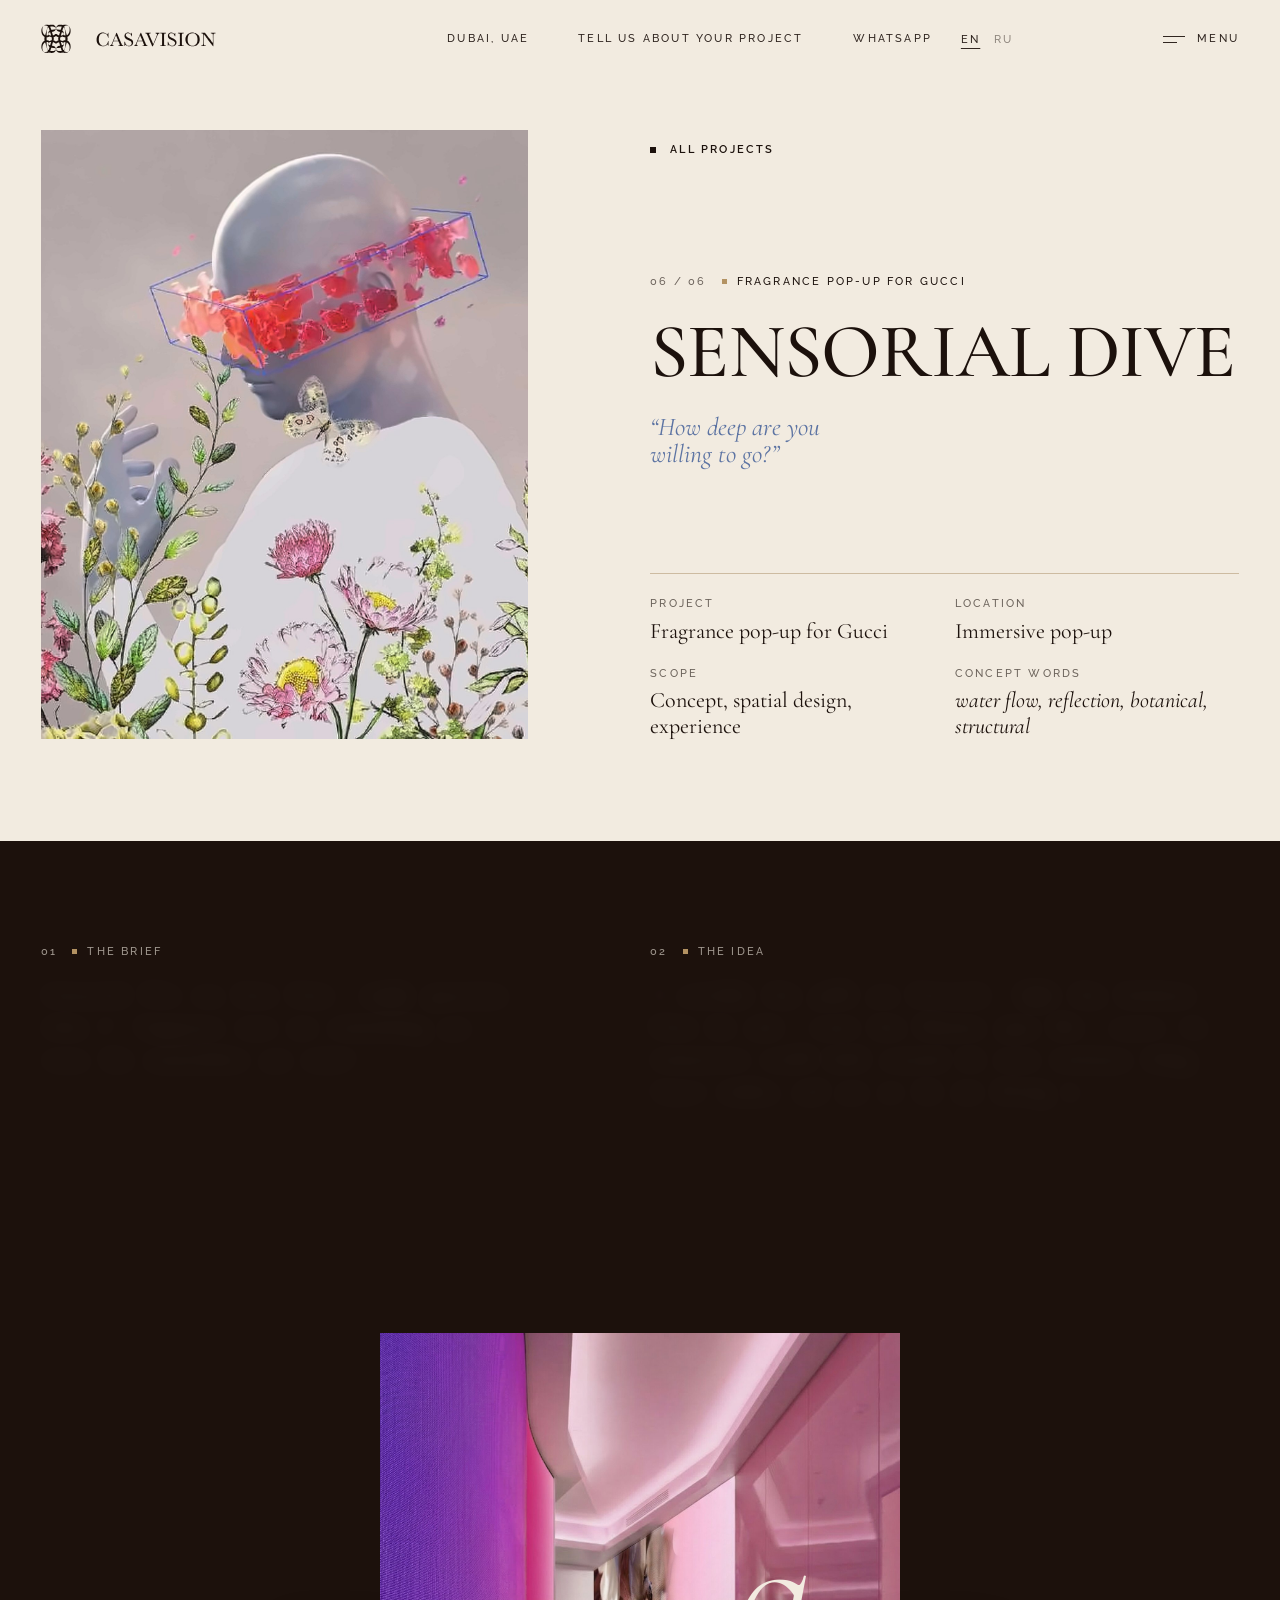
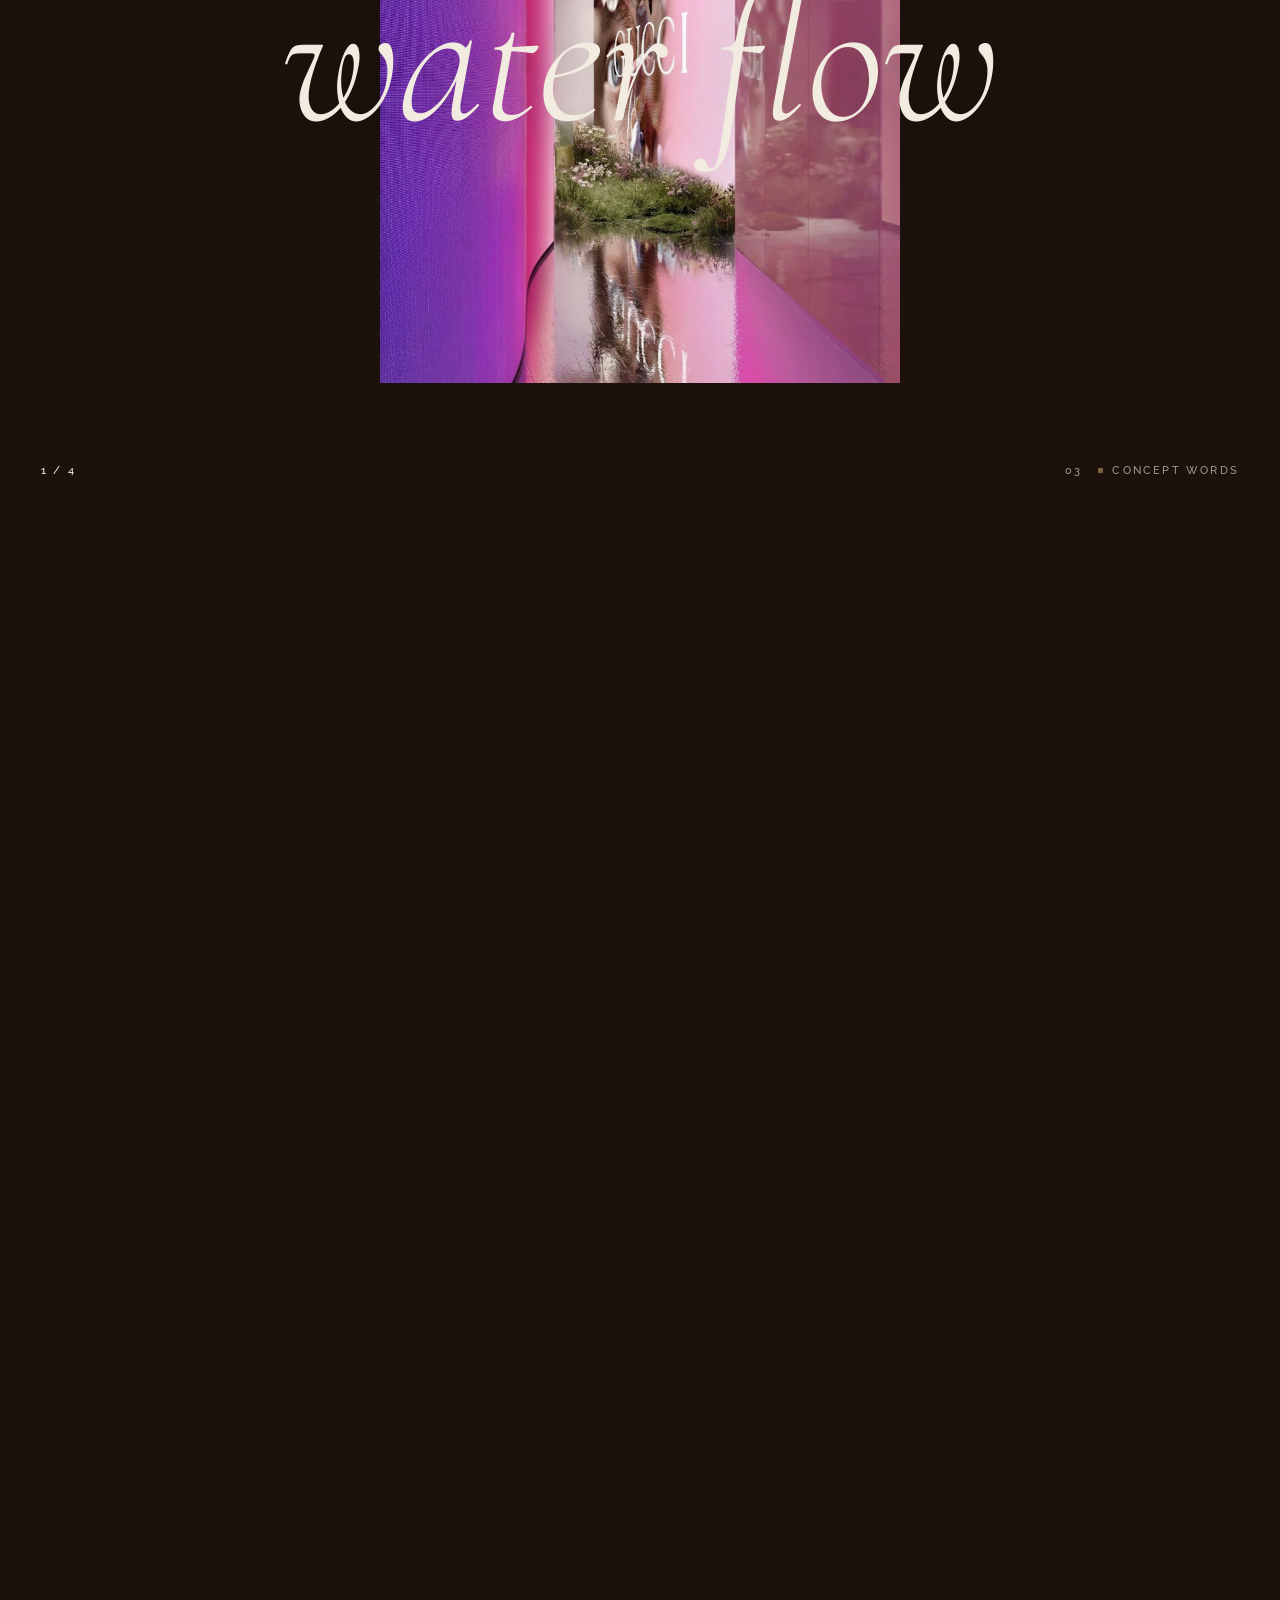
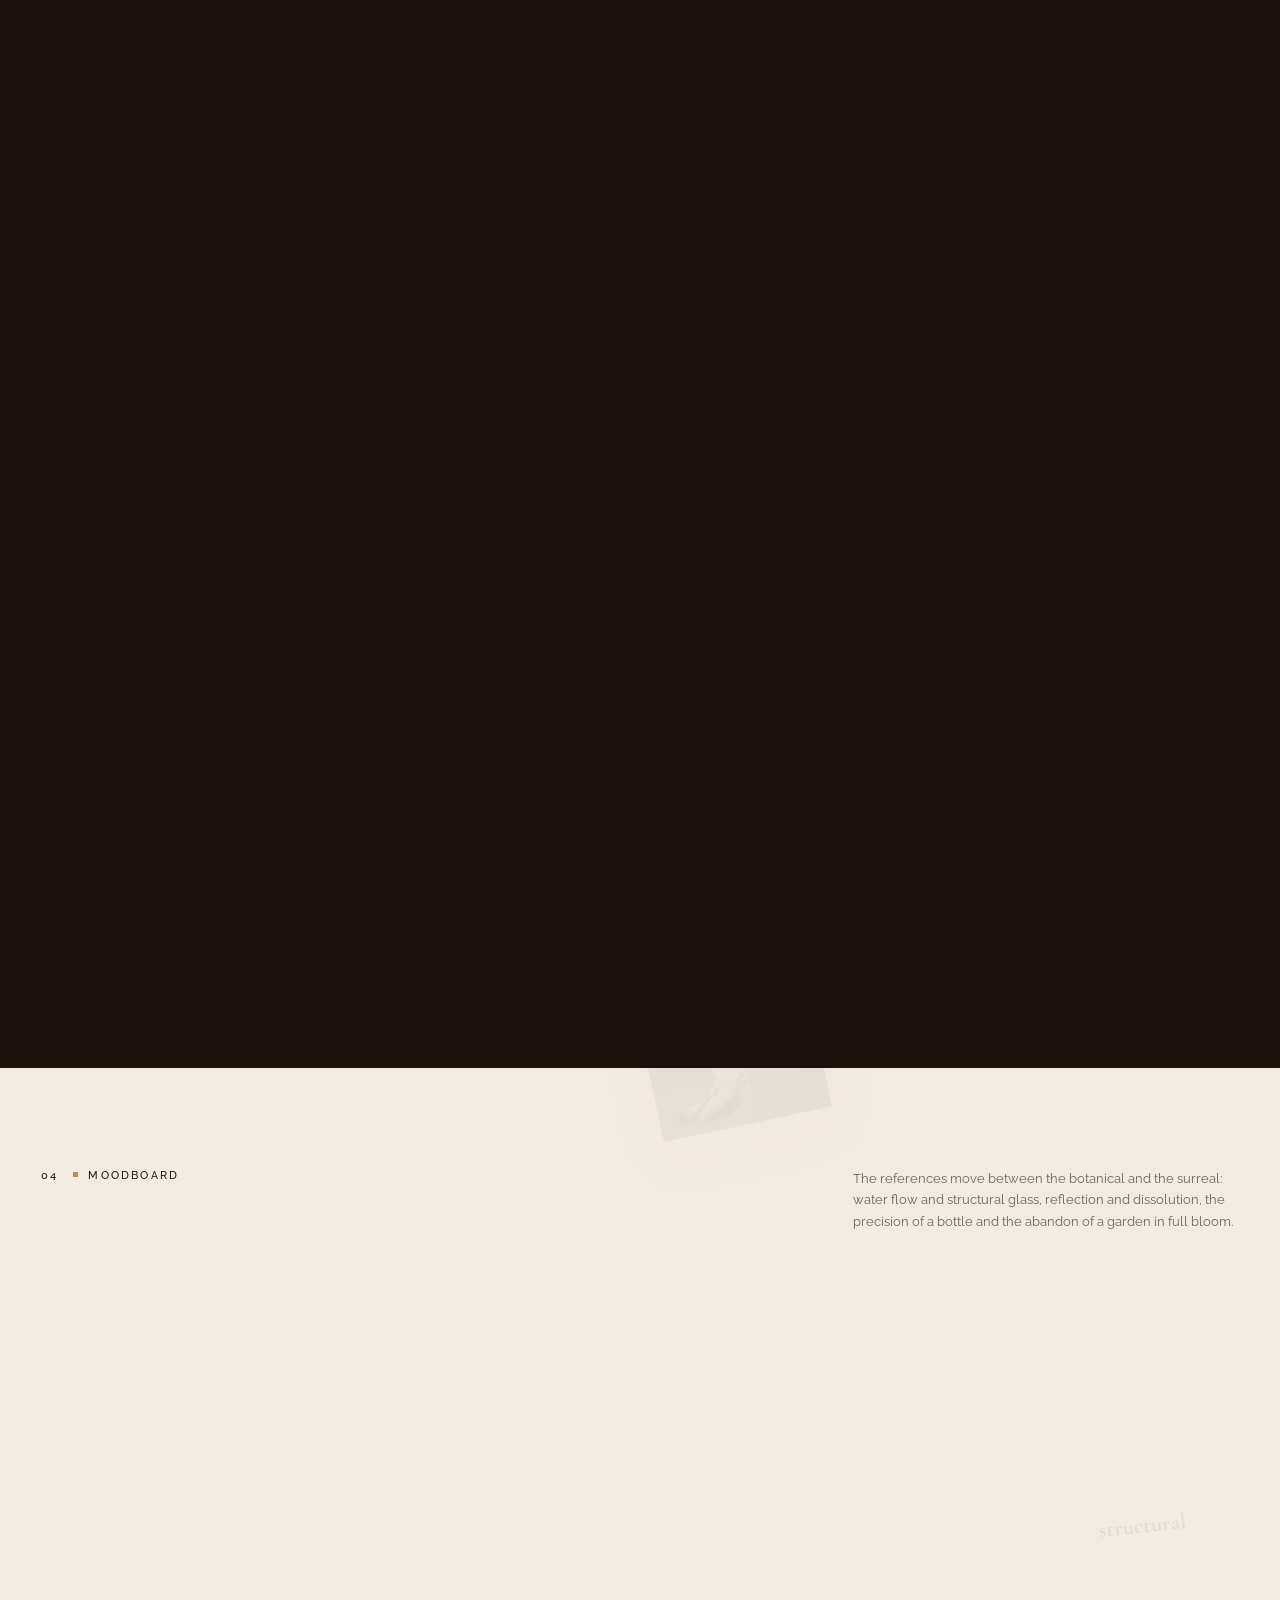
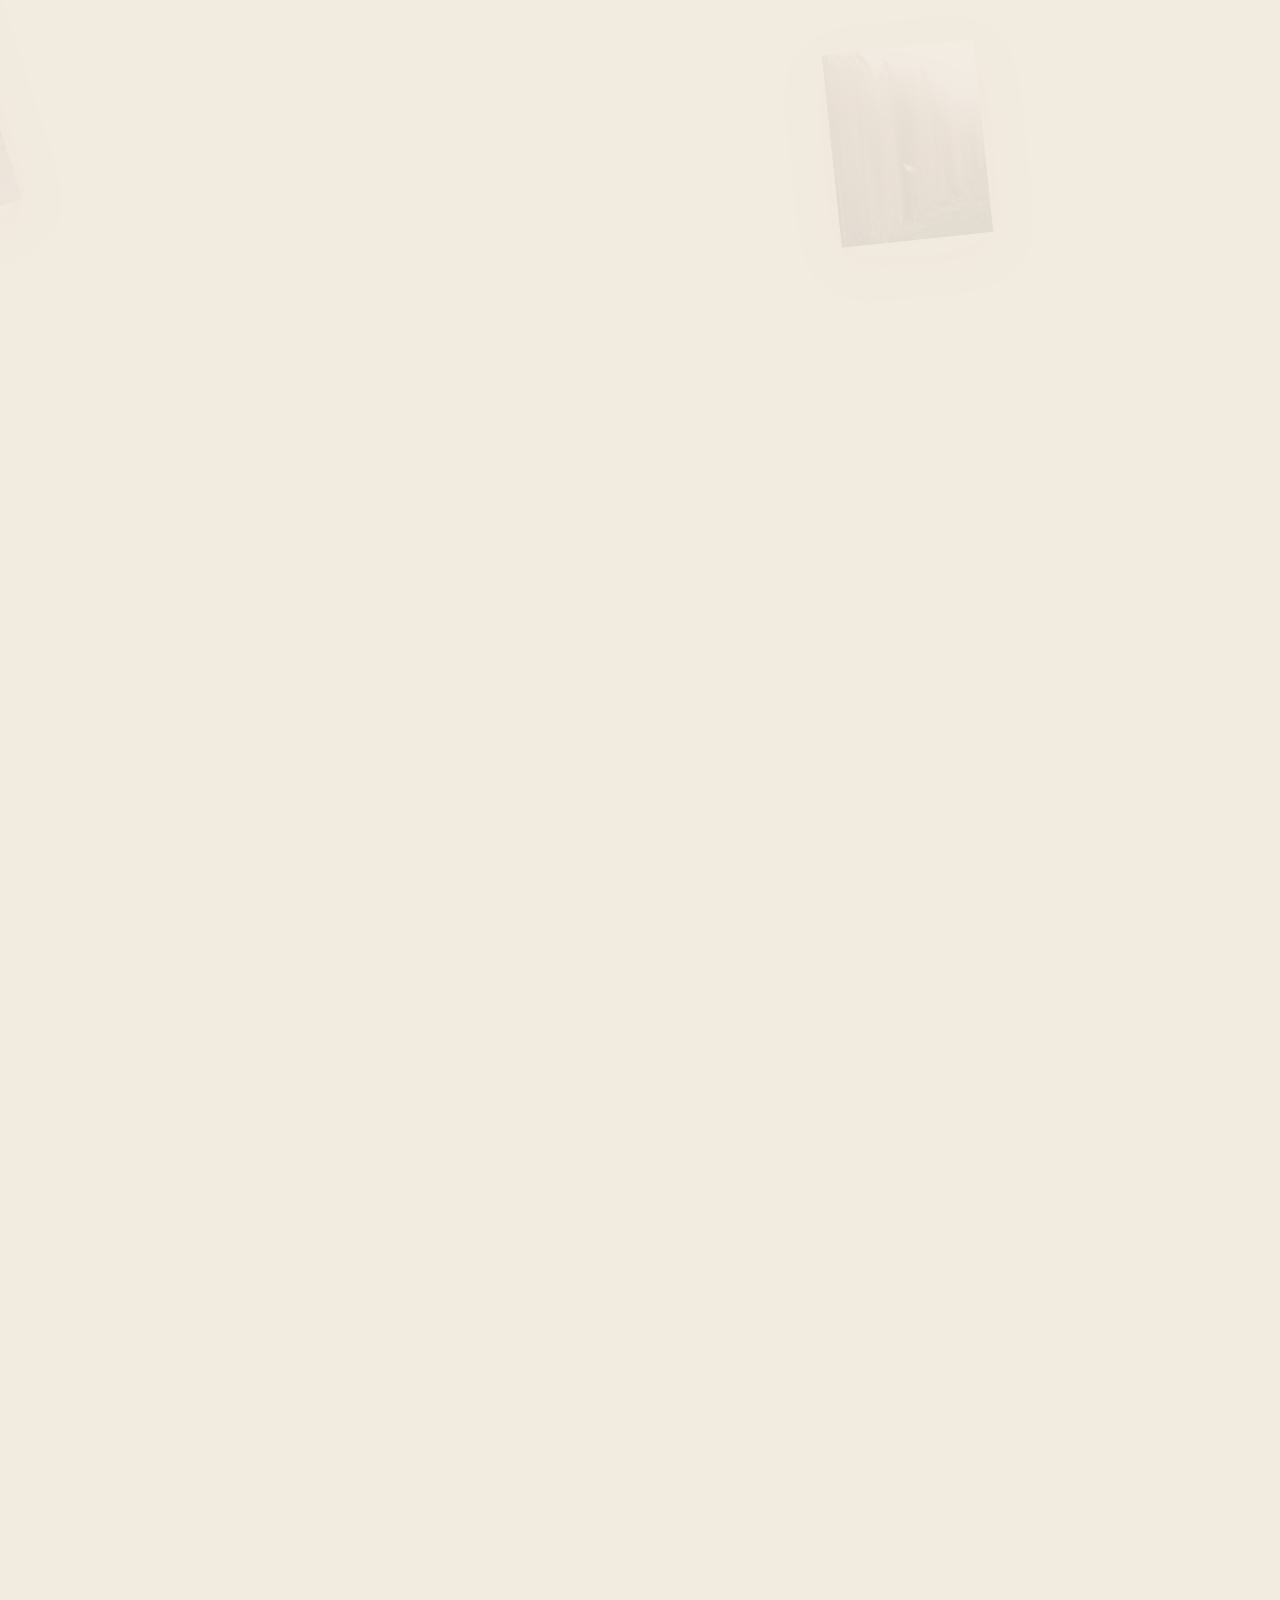
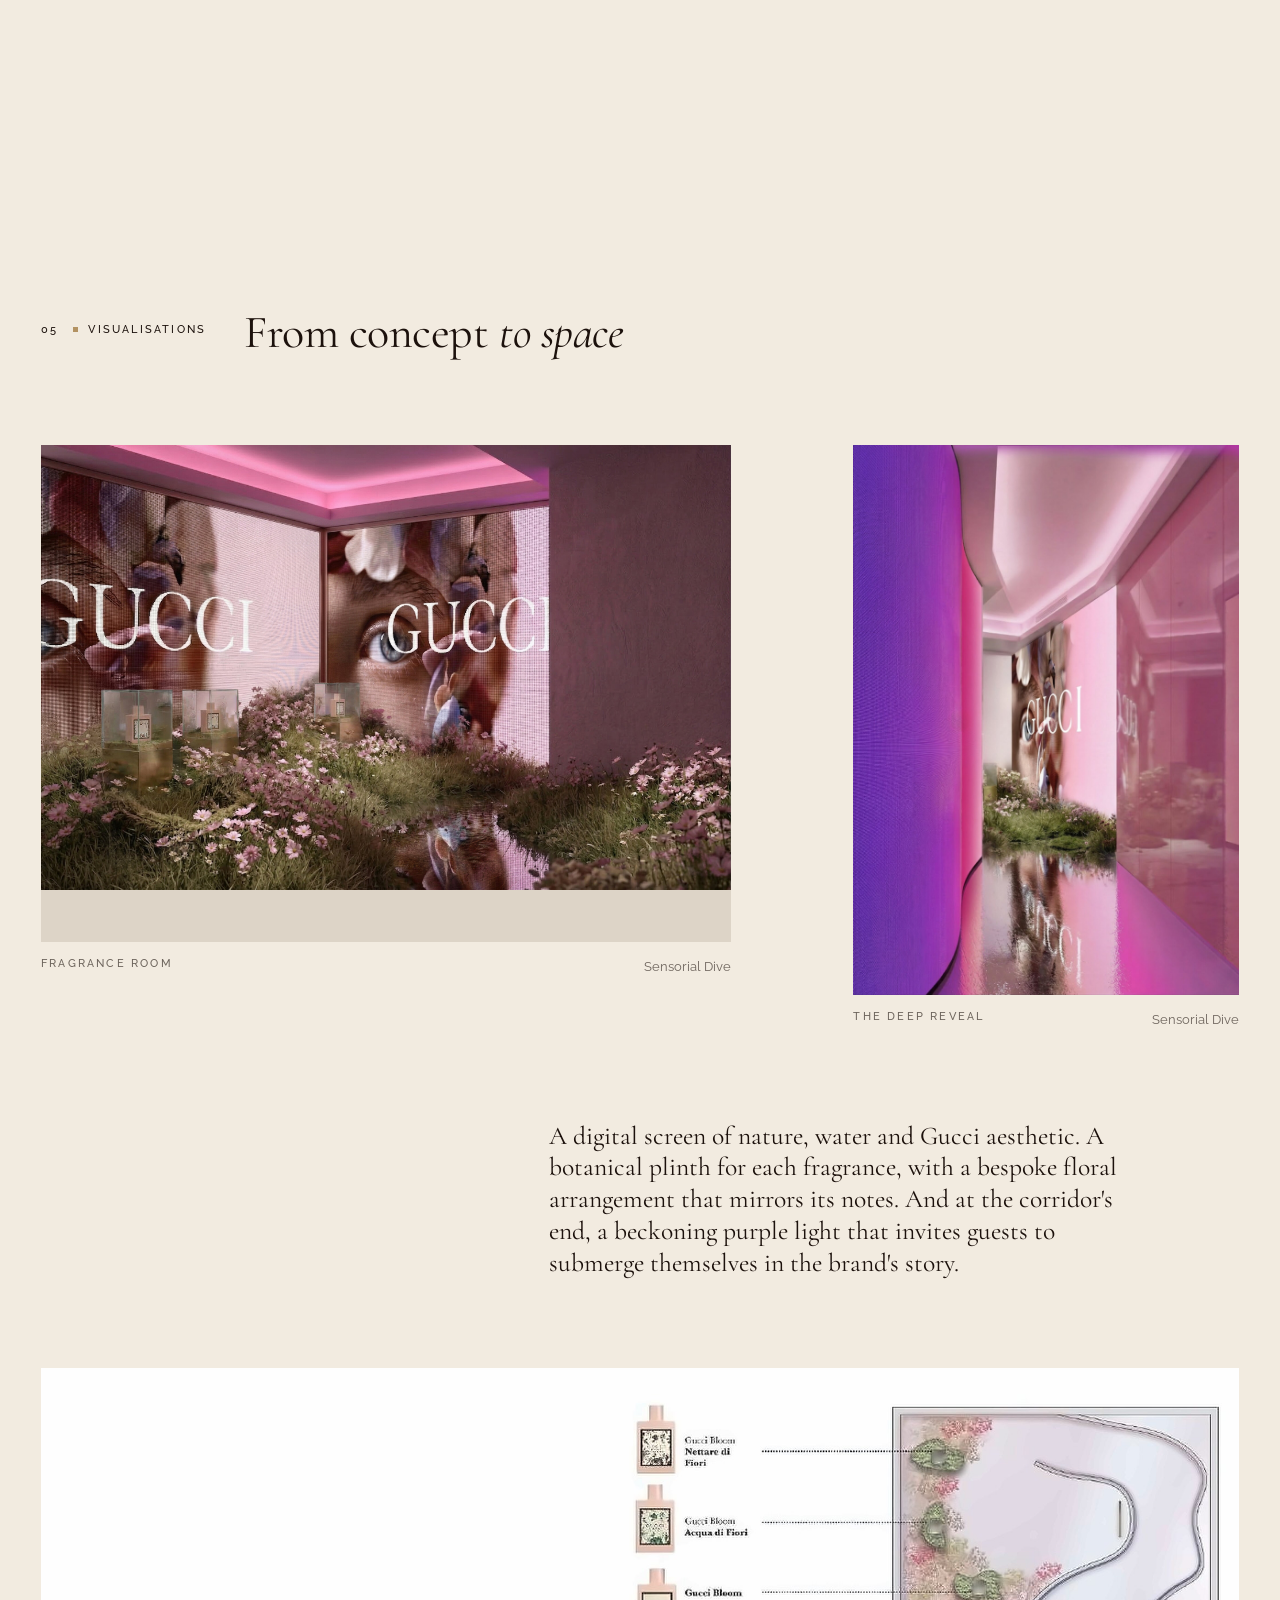
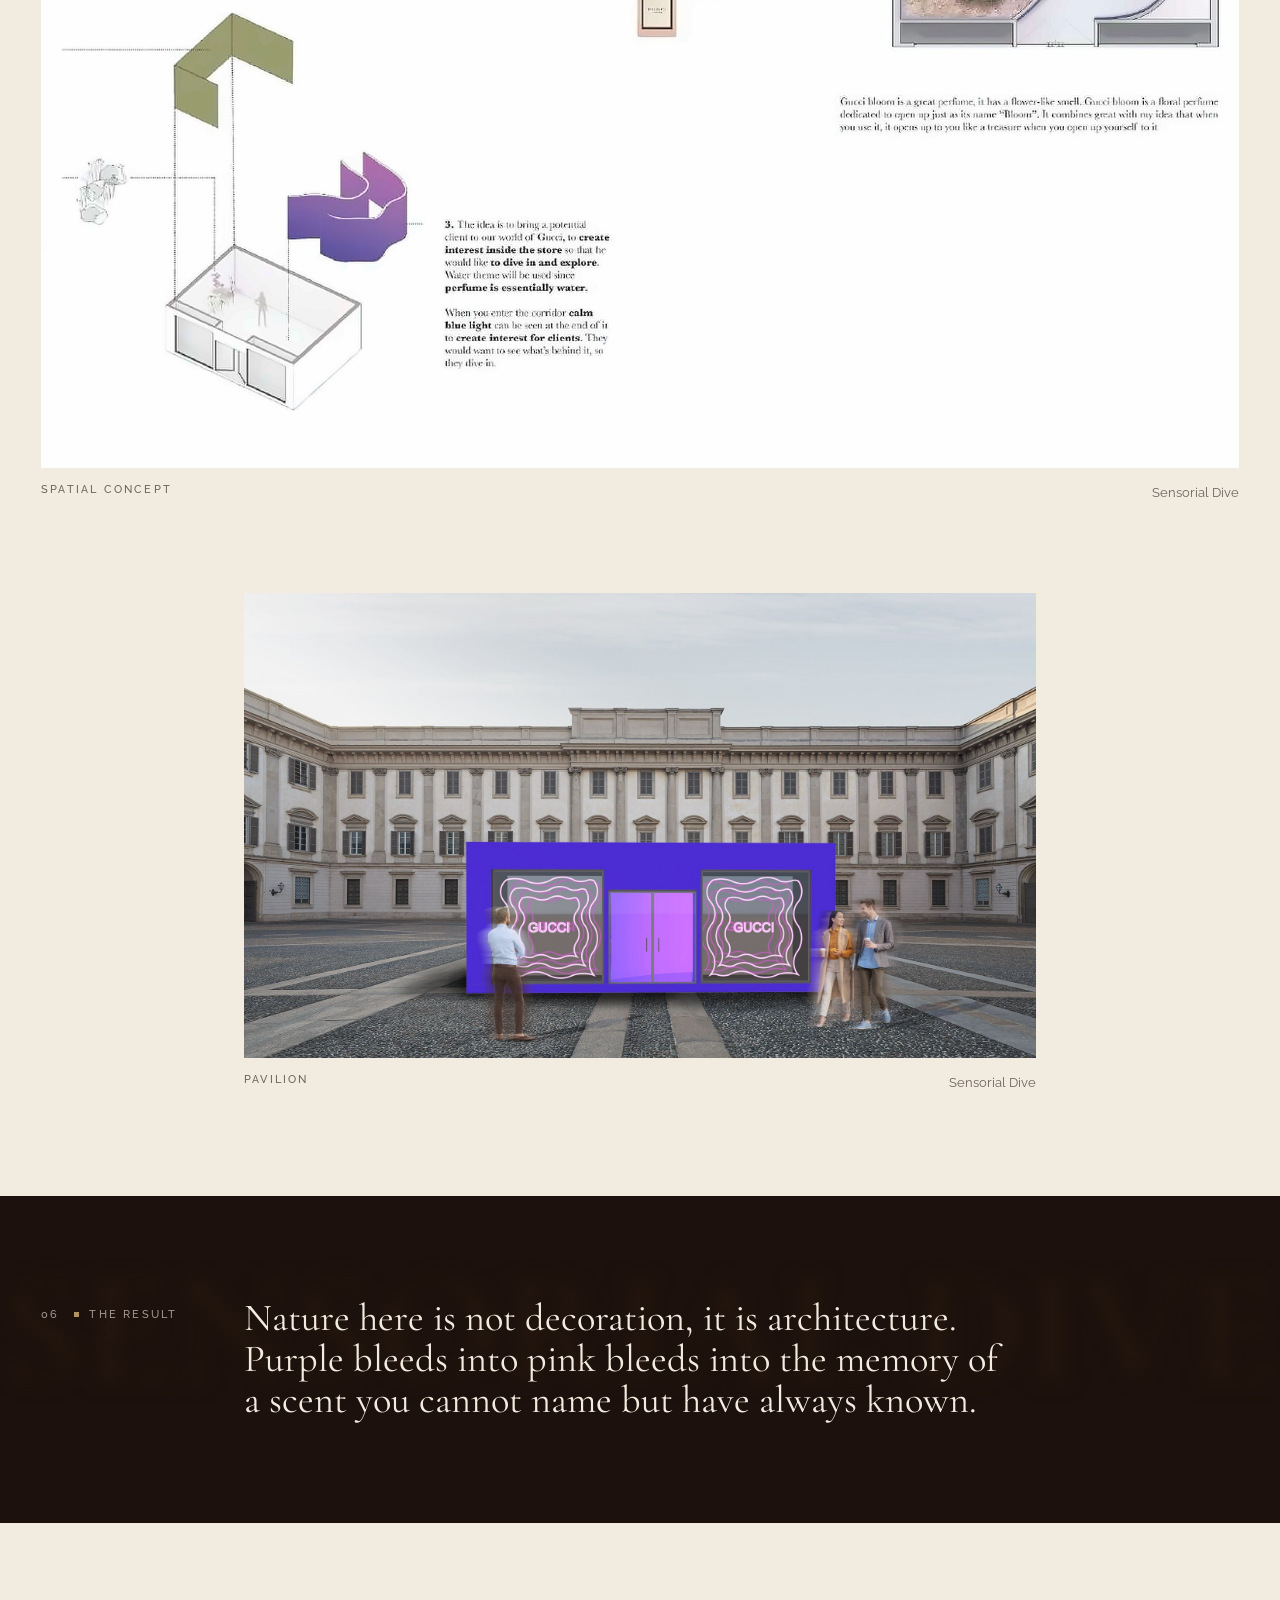
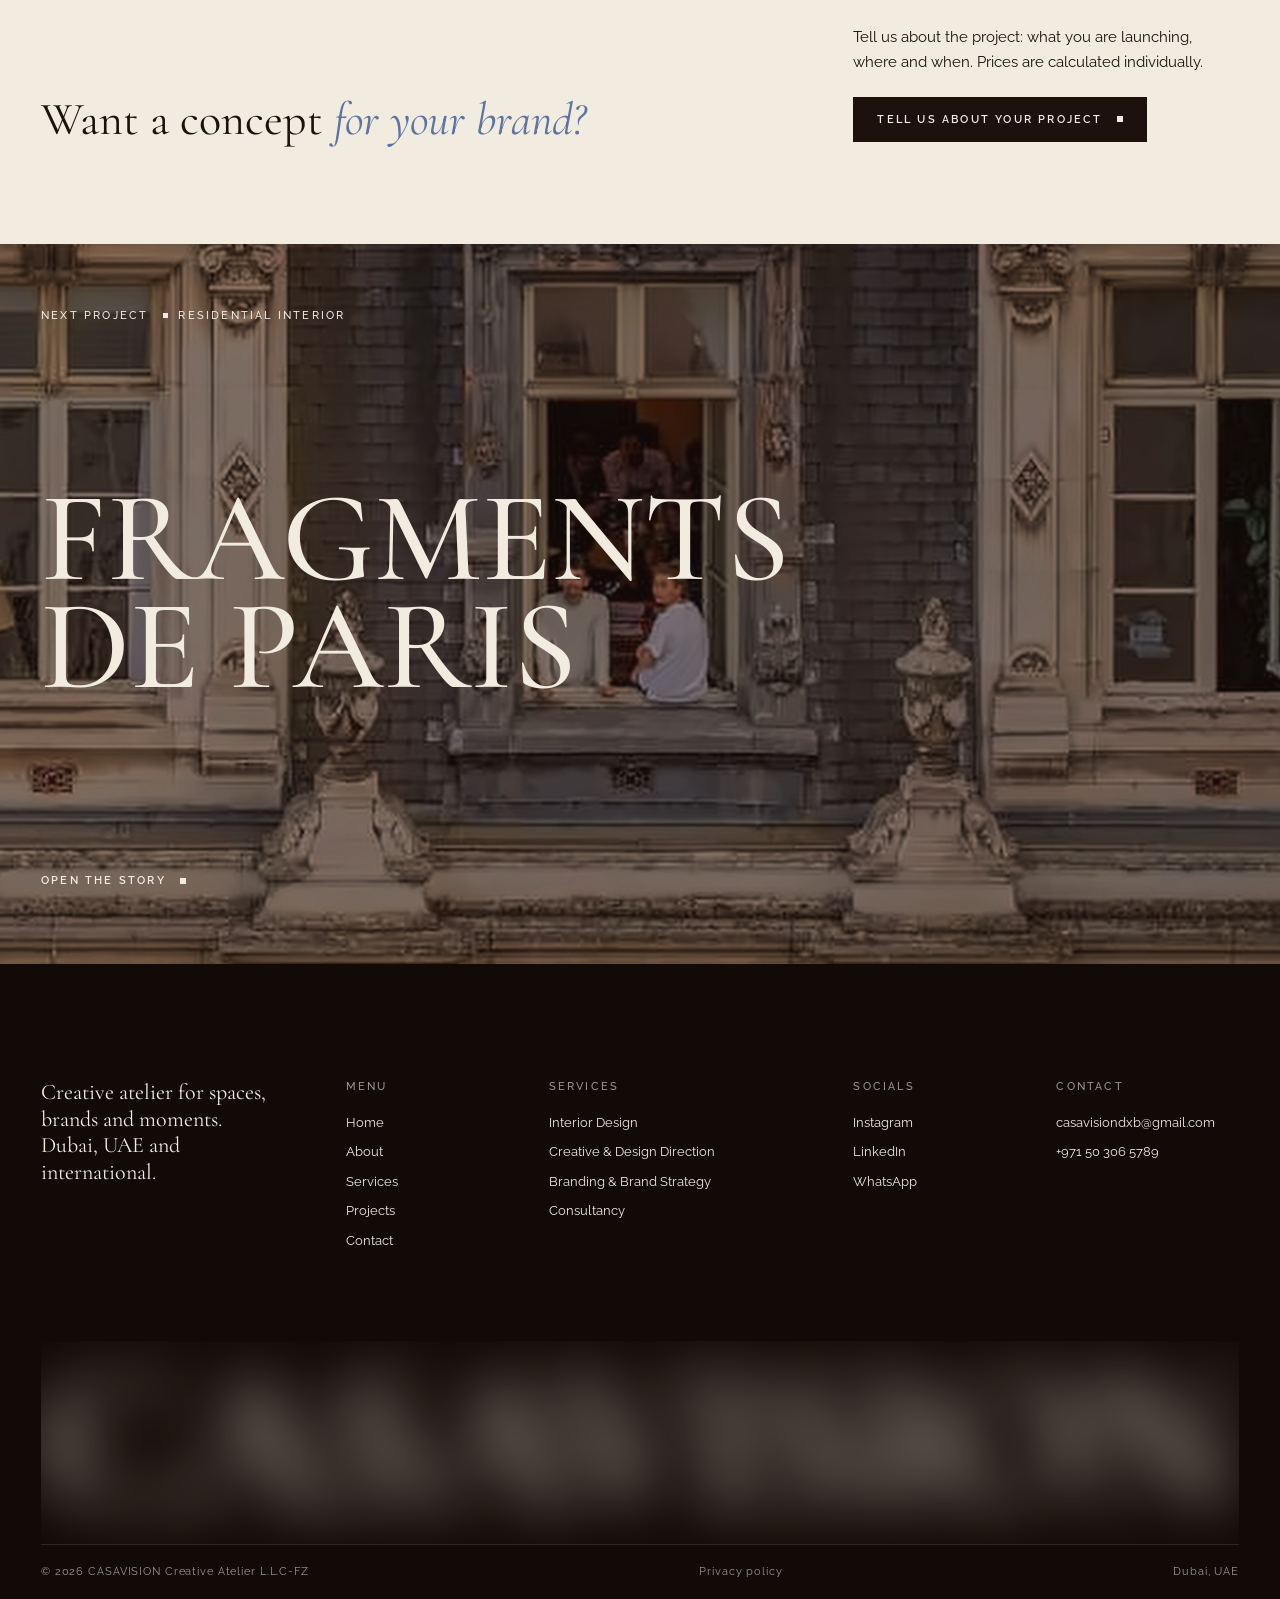
<file: sensorial-dive.html>
<!doctype html>
<html lang="en">
<head>
<meta charset="utf-8">
<meta name="viewport" content="width=device-width, initial-scale=1, viewport-fit=cover">
<title>Sensorial Dive · CASAVISION</title>
<meta name="claude:viewport-fit-sides" content="cover">
<meta name="description" content="A fragrance pop-up for Gucci built around one question: what if a fragrance were not something you wore, but somewhere you went?">
<link rel="preconnect" href="https://fonts.googleapis.com"><link rel="preconnect" href="https://fonts.gstatic.com" crossorigin><link rel="stylesheet" href="https://fonts.googleapis.com/css2?family=Cormorant+Garamond:ital,wght@0,300;0,400;0,500;0,600;1,300;1,400;1,500&family=Raleway:wght@300;400;500;600&display=swap">
<link rel="stylesheet" href="assets/css/site.css">
<link rel="icon" href="assets/brand/monogram.png">
<style>.pm-item{left:var(--l);top:var(--t);width:var(--w)}.pm-word{left:var(--l);top:var(--t)}@media (max-width:760px){.pm-item{left:var(--ml);top:var(--mt);width:var(--mw)}.pm-word{left:var(--ml);top:var(--mt)}}</style>

</head>
<body>
<div class="preloader" aria-hidden="true">
  <div class="pl-in">
    <span class="pl-word">CASAVISION</span>
    <span class="pl-sub">Creative atelier</span>
  </div>
</div>
<header class="hdr wrap">
  <div class="grid">
    <a class="brand" href="index.html" data-go aria-label="CASAVISION"><span class="mono"></span><span class="logo"></span></a>
    <span class="hdr-loc label">Dubai, UAE</span>
    <a class="hdr-cta label" href="index.html#contact">Tell us about your project</a>
    <a class="hdr-wa label" href="https://wa.me/971503065789" target="_blank" rel="noopener">WhatsApp</a>
    <span class="hdr-lang"><span class="lang label"><a href="sensorial-dive.html" class="is-on" lang="en" data-go>EN</a><a href="ru/sensorial-dive.html" lang="ru" data-go>RU</a></span></span>
    <button class="hdr-menu label" type="button" data-menu-open aria-controls="menu" aria-expanded="false"><span class="burger" aria-hidden="true"><span></span><span></span></span>Menu</button>
  </div>
</header>
<div class="menu" id="menu" aria-hidden="true">
  <div class="menu-panel wrap" role="dialog" aria-modal="true" aria-label="Menu">
    <div class="menu-top grid">
      <a class="brand" href="index.html" data-go aria-label="CASAVISION"><span class="mono"></span><span class="logo"></span></a>
      <span class="menu-lang"><span class="lang label"><a href="sensorial-dive.html" class="is-on" lang="en" data-go>EN</a><a href="ru/sensorial-dive.html" lang="ru" data-go>RU</a></span></span>
      <button class="menu-close label" type="button" data-menu-close>Close <span class="x" aria-hidden="true"></span></button>
    </div>
    <div class="menu-body grid">
      <nav class="menu-nav" aria-label="Main">
      <div class="mn-item" data-cap="CASAVISION, creative atelier"><a class="mn-link" href="index.html" data-go>Home</a><div class="mn-sub"></div></div>
      <div class="mn-item" data-cap="Philosophy and values"><a class="mn-link" href="index.html#about" data-go>About</a><div class="mn-sub"><a href="index.html#approach" data-go>How we work</a><a href="index.html#beliefs" data-go>What we believe in</a></div></div>
      <div class="mn-item" data-cap="Four disciplines, one team"><a class="mn-link" href="index.html#services" data-go>Services</a><div class="mn-sub"><a href="index.html#services" data-go>Interior Design</a><a href="index.html#services" data-go>Creative &amp; Design Direction</a><a href="index.html#services" data-go>Branding &amp; Brand Strategy</a><a href="index.html#services" data-go>Consultancy</a></div></div>
      <div class="mn-item" data-cap="Six stories from the portfolio"><a class="mn-link" href="index.html#projects" data-go>Projects</a><div class="mn-sub"><a href="fragments-de-paris.html" data-go>Fragments de Paris</a><a href="the-hold.html" data-go>The Hold</a><a href="confesso-milano.html" data-go>Confesso Milano</a><a href="velvet-meadow.html" data-go>Velvet Meadow</a><a href="sliceit.html" data-go>SLICEit</a><a href="sensorial-dive.html" data-go>Sensorial Dive</a></div></div>
      <div class="mn-item" data-cap="Tell us about your project"><a class="mn-link" href="index.html#contact" data-go>Contact</a><div class="mn-sub"></div></div>
      </nav>
      <figure class="menu-preview" aria-hidden="true"><img src="assets/img/home/cave.jpg" alt="" class="is-on" loading="lazy"><img src="assets/img/fragments/living.jpg" alt="" loading="lazy"><img src="assets/img/confesso/reception.jpg" alt="" loading="lazy"><img src="assets/img/velvet/long-table.jpg" alt="" loading="lazy"><img src="assets/img/hold/island.jpg" alt="" loading="lazy"><figcaption class="label">CASAVISION, creative atelier</figcaption></figure>
    </div>
    <div class="menu-info grid">
      <div><span class="label">Write to us</span><a href="mailto:casavisiondxb@gmail.com">casavisiondxb@gmail.com</a><span>+971 50 306 5789</span></div>
      <div><span class="label">Socials</span><a href="#">Instagram</a><a href="#">LinkedIn</a><a href="https://wa.me/971503065789" target="_blank" rel="noopener">WhatsApp</a></div>
      <div><span class="label">Studio</span><span>CASAVISION L.L.C-FZ</span><span>Dubai, United Arab Emirates</span></div>
      <div class="mi-cta"><span class="label">New project</span><a class="btn" href="index.html#contact" data-go>Tell us about your project <i></i></a></div>
    </div>
  </div>
</div>

<main id="top">
  <section class="p-hero tone-light" data-tone="light">
    <div class="wrap"><div class="grid">
      <div class="media ph-img" data-r="img"><img src="assets/img/sensorial/cover.jpg" alt="Sensorial Dive"></div>
      <div class="ph-txt">
        <div data-r><a class="more back" href="index.html#projects" data-go><i></i> All projects</a></div>
        <div style="display:grid;gap:28px">
          <span class="label" data-r><span class="mute">06 / 06</span> <span class="sq gold"></span>Fragrance pop-up for Gucci</span>
          <h1 class="ph-title" data-r style="--d:.1s">Sensorial Dive</h1>
          <p class="ph-quote" data-r style="--d:.2s">“How deep are you willing to go?”</p>
        </div>
        <div class="ph-meta" data-r style="--d:.3s">
          <div><span class="label">Project</span><span>Fragrance pop-up for Gucci</span></div>
          <div><span class="label">Location</span><span>Immersive pop-up</span></div>
          <div><span class="label">Scope</span><span>Concept, spatial design, experience</span></div>
          <div><span class="label">Concept words</span><span class="it">water flow, reflection, botanical, structural</span></div>
        </div>
      </div>
    </div></div>
  </section>

  <section class="p-story tone-dark" data-tone="dark">
    <div class="wrap"><div class="grid ps">
      <div class="ps-block"><span class="label" data-r>01 <span class="sq gold"></span>The brief</span><p data-haze>Sensorial Dive was born from a single question: what if a fragrance were not something you wore, but somewhere you went?</p></div>
      <div class="ps-block"><span class="label" data-r style="--d:.15s">02 <span class="sq gold"></span>The idea</span><p data-haze>A corridor that pulls you forward, a light that beckons from the end, a room that blooms open like a secret. An immersive world built around the most intimate thing Gucci makes, and you are the one diving in.</p></div>
    </div></div>
  </section>

  <section class="p-words tone-dark" data-tone="dark" aria-label="Concept words">
    <div class="pw-stage">
      <div class="media pw-img"><img src="assets/img/sensorial/corridor.jpg" alt="" loading="lazy"></div>
      <div class="pw-word">water flow</div><div class="pw-word">reflection</div><div class="pw-word">botanical</div><div class="pw-word">structural</div>
      <span class="pw-count label">1 / 4</span>
      <span class="pw-hint label mute">03 <span class="sq gold"></span>Concept words</span>
    </div>
  </section>

  <section class="p-mood tone-light" data-tone="light" aria-label="Moodboard">
    <div class="pm-stage">
      <div class="pm-head wrap"><div class="grid"><span class="label">04 <span class="sq gold"></span>Moodboard</span><p>The references move between the botanical and the surreal: water flow and structural glass, reflection and dissolution, the precision of a bottle and the abandon of a garden in full bloom.</p></div></div>
      <div class="pm-board">
        <figure class="pm-item " style="--l:0%;--t:6%;--w:15%;--ml:0%;--mt:2%;--mw:34%;z-index:1"><img src="assets/img/sensorial/m1.jpg" alt="" loading="lazy"></figure>
        <figure class="pm-item " style="--l:17%;--t:0%;--w:18%;--ml:33%;--mt:6%;--mw:32%;z-index:2"><img src="assets/img/sensorial/m3.jpg" alt="" loading="lazy"></figure>
        <figure class="pm-item " style="--l:37%;--t:10%;--w:17%;--ml:66%;--mt:0%;--mw:34%;z-index:3"><img src="assets/img/sensorial/m6.jpg" alt="" loading="lazy"></figure>
        <figure class="pm-item " style="--l:56%;--t:0%;--w:15%;--ml:2%;--mt:33%;--mw:32%;z-index:1"><img src="assets/img/sensorial/m2.jpg" alt="" loading="lazy"></figure>
        <figure class="pm-item " style="--l:73%;--t:4%;--w:19%;--ml:35%;--mt:30%;--mw:32%;z-index:2"><img src="assets/img/sensorial/m5.jpg" alt="" loading="lazy"></figure>
        <figure class="pm-item " style="--l:3%;--t:50%;--w:17%;--ml:68%;--mt:34%;--mw:32%;z-index:3"><img src="assets/img/sensorial/m4.jpg" alt="" loading="lazy"></figure>
        <figure class="pm-item cut" style="--l:23%;--t:44%;--w:19%;--ml:0%;--mt:64%;--mw:34%;z-index:1"><img src="assets/img/sensorial/m7.png" alt="" loading="lazy"></figure>
        <span class="pm-word" style="--l:18%;--t:-9%;--ml:34%;--mt:-6%">water flow</span>
        <span class="pm-word" style="--l:79%;--t:41%;--ml:66%;--mt:56%">reflection</span>
        <span class="pm-word" style="--l:2%;--t:42%;--ml:0%;--mt:28%">botanical</span>
        <span class="pm-word" style="--l:47%;--t:95%;--ml:36%;--mt:96%">structural</span>
      </div>
    </div>
  </section>

  <section class="p-gallery tone-light" data-tone="light">
    <div class="wrap">
      <div class="grid sec-head" style="margin-bottom:clamp(56px,7vw,110px)"><span class="label" data-r>05 <span class="sq gold"></span>Visualisations</span><h2 data-r style="--d:.1s">From concept <em>to space</em></h2></div>
      <div class="grid pg">
        <figure class="pg-item w-left"><div class="media" data-r="img"><img src="assets/img/sensorial/room.jpg" alt="Sensorial Dive: Fragrance room" loading="lazy"></div><figcaption><span class="label">Fragrance room</span><span class="mute">Sensorial Dive</span></figcaption></figure>
        <figure class="pg-item w-small-r"><div class="media" data-r="img"><img src="assets/img/sensorial/corridor.jpg" alt="Sensorial Dive: The Deep Reveal" loading="lazy"></div><figcaption><span class="label">The Deep Reveal</span><span class="mute">Sensorial Dive</span></figcaption></figure>
        <p class="pg-note" data-haze>A digital screen of nature, water and Gucci aesthetic. A botanical plinth for each fragrance, with a bespoke floral arrangement that mirrors its notes. And at the corridor&#x27;s end, a beckoning purple light that invites guests to submerge themselves in the brand&#x27;s story.</p>
        <figure class="pg-item w-full"><div class="media" data-r="img"><img src="assets/img/sensorial/diagram.jpg" alt="Sensorial Dive: Spatial concept" loading="lazy"></div><figcaption><span class="label">Spatial concept</span><span class="mute">Sensorial Dive</span></figcaption></figure>
        <figure class="pg-item w-mid"><div class="media" data-r="img"><img src="assets/img/sensorial/plan.jpg" alt="Sensorial Dive: Pavilion" loading="lazy"></div><figcaption><span class="label">Pavilion</span><span class="mute">Sensorial Dive</span></figcaption></figure>
      </div>
    </div>
  </section>

  <section class="p-result tone-dark" data-tone="dark">
    <div class="blurmark" aria-hidden="true" data-fit="1" data-par="-0.3">SENSORIAL DIVE</div>
    <div class="wrap"><div class="grid"><span class="label">06 <span class="sq gold"></span>The result</span><blockquote data-haze>Nature here is not decoration, it is architecture. Purple bleeds into pink bleeds into the memory of a scent you cannot name but have always known.</blockquote></div></div>
  </section>

  <section class="p-cta tone-light" data-tone="light">
    <div class="wrap"><div class="grid">
      <h2 data-r>Want a concept <em>for your brand?</em></h2>
      <div class="pc-side" data-r style="--d:.15s"><p>Tell us about the project: what you are launching, where and when. Prices are calculated individually.</p><div><a class="btn solid" href="index.html#contact" data-go>Tell us about your project <i></i></a></div></div>
    </div></div>
  </section>

  <a class="p-next" href="fragments-de-paris.html" data-go data-tone="dark">
    <img src="assets/img/fragments/cover.jpg" alt="" loading="lazy">
    <span class="pn-in wrap"><span class="label">Next project <span class="sq"></span>Residential interior</span><span class="pn-title">Fragments de Paris</span><span><span class="more">Open the story <i></i></span></span></span>
  </a>
</main>
<footer class="ftr tone-ink" data-tone="dark">
  <div class="wrap">
    <div class="grid ftr-cols">
      <div class="fc-1"><p>Creative atelier for spaces, brands and moments. Dubai, UAE and international.</p></div>
      <div class="fc-2"><span class="label">Menu</span><a href="index.html" data-go>Home</a><a href="index.html#about" data-go>About</a><a href="index.html#services" data-go>Services</a><a href="index.html#projects" data-go>Projects</a><a href="index.html#contact" data-go>Contact</a></div>
      <div class="fc-3"><span class="label">Services</span><a href="index.html#services" data-go>Interior Design</a><a href="index.html#services" data-go>Creative &amp; Design Direction</a><a href="index.html#services" data-go>Branding &amp; Brand Strategy</a><a href="index.html#services" data-go>Consultancy</a></div>
      <div class="fc-4"><span class="label">Socials</span><a href="#">Instagram</a><a href="#">LinkedIn</a><a href="https://wa.me/971503065789" target="_blank" rel="noopener">WhatsApp</a></div>
      <div class="fc-5"><span class="label">Contact</span><a href="mailto:casavisiondxb@gmail.com">casavisiondxb@gmail.com</a><span>+971 50 306 5789</span></div>
    </div>
    <div class="ftr-mark" aria-hidden="true"><div class="blurmark" data-fit="1" data-focus="0.16" data-focus-min="0.035">CASAVISION</div></div>
    <div class="ftr-base"><span>© <span data-year>2026</span> CASAVISION Creative Atelier L.L.C-FZ</span><a href="#">Privacy policy</a><span>Dubai, UAE</span></div>
  </div>
</footer>
<button class="totop" type="button" aria-label="Back to top"><svg viewBox="0 0 54 54" aria-hidden="true"><circle class="tt-track" cx="27" cy="27" r="26"></circle><circle class="tt-bar" cx="27" cy="27" r="26"></circle></svg><i></i></button>
<script src="assets/js/site.js"></script>
</body>
</html>
</file>
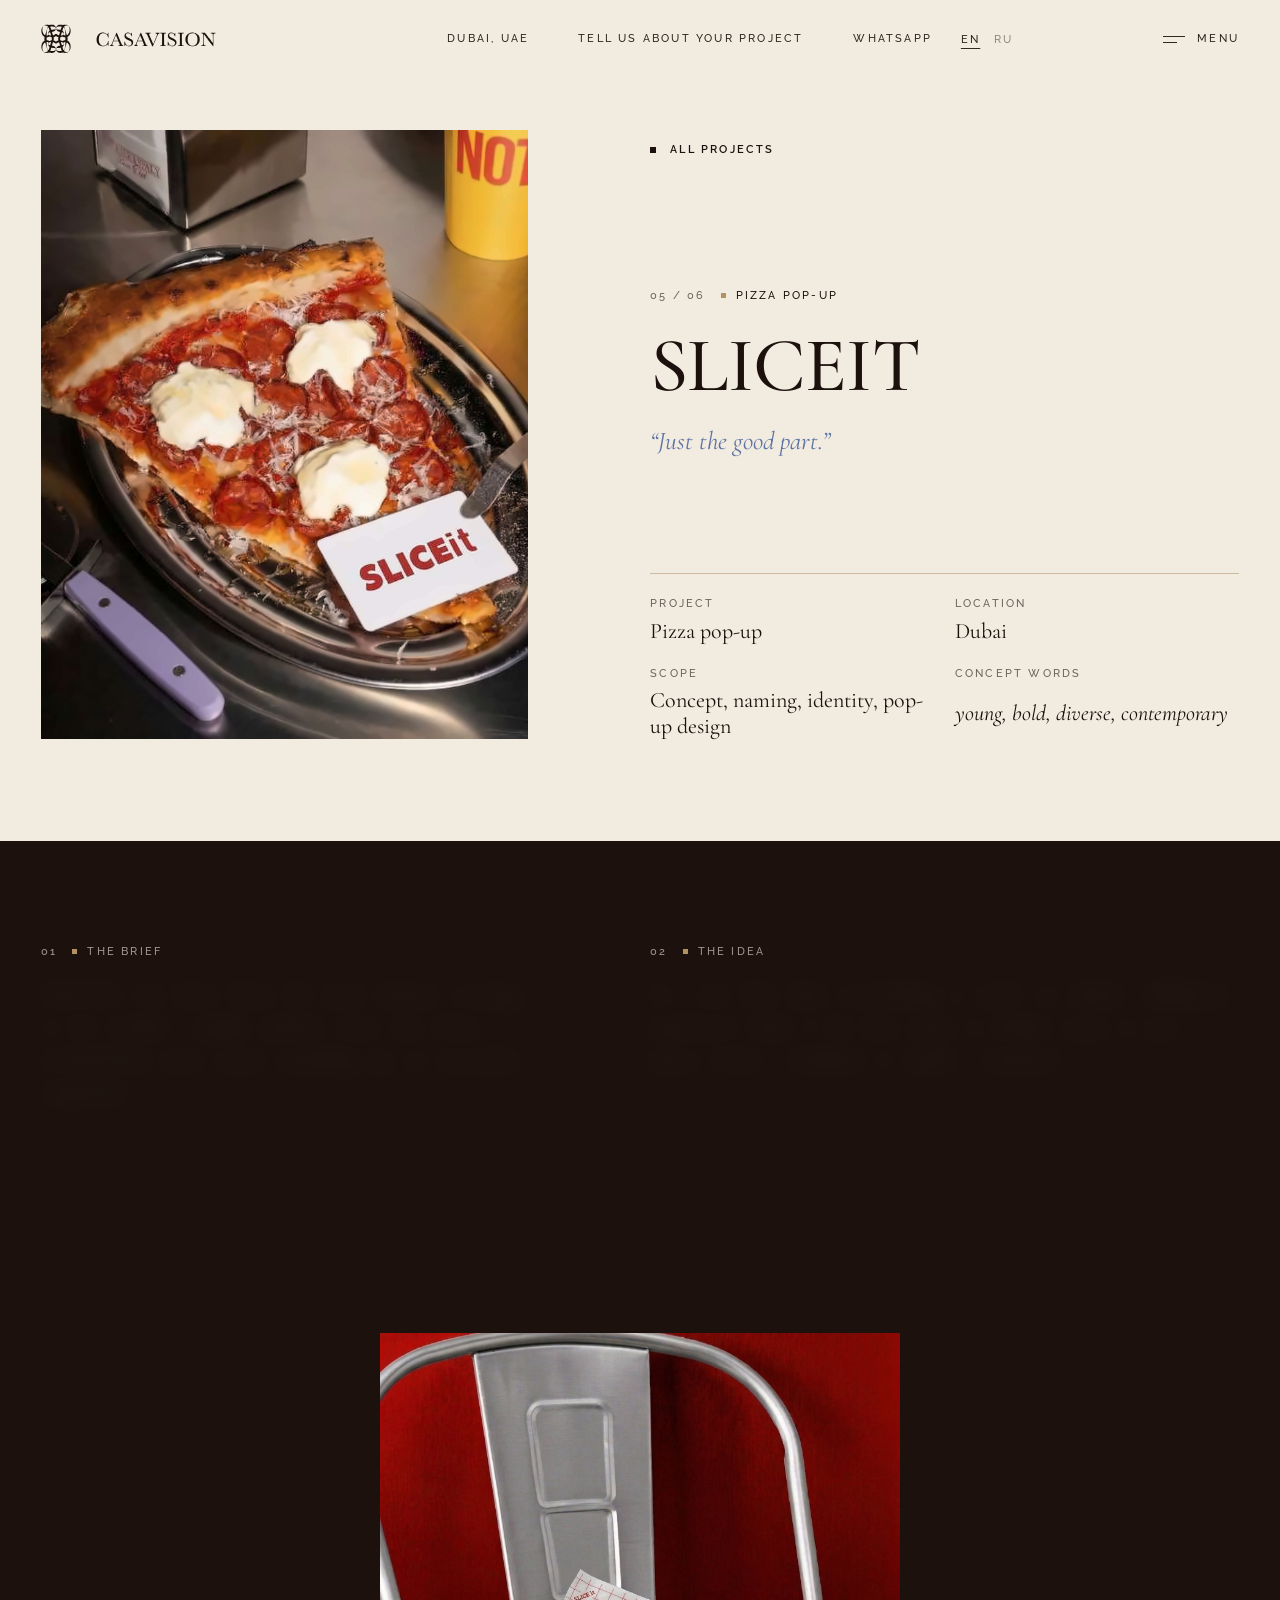
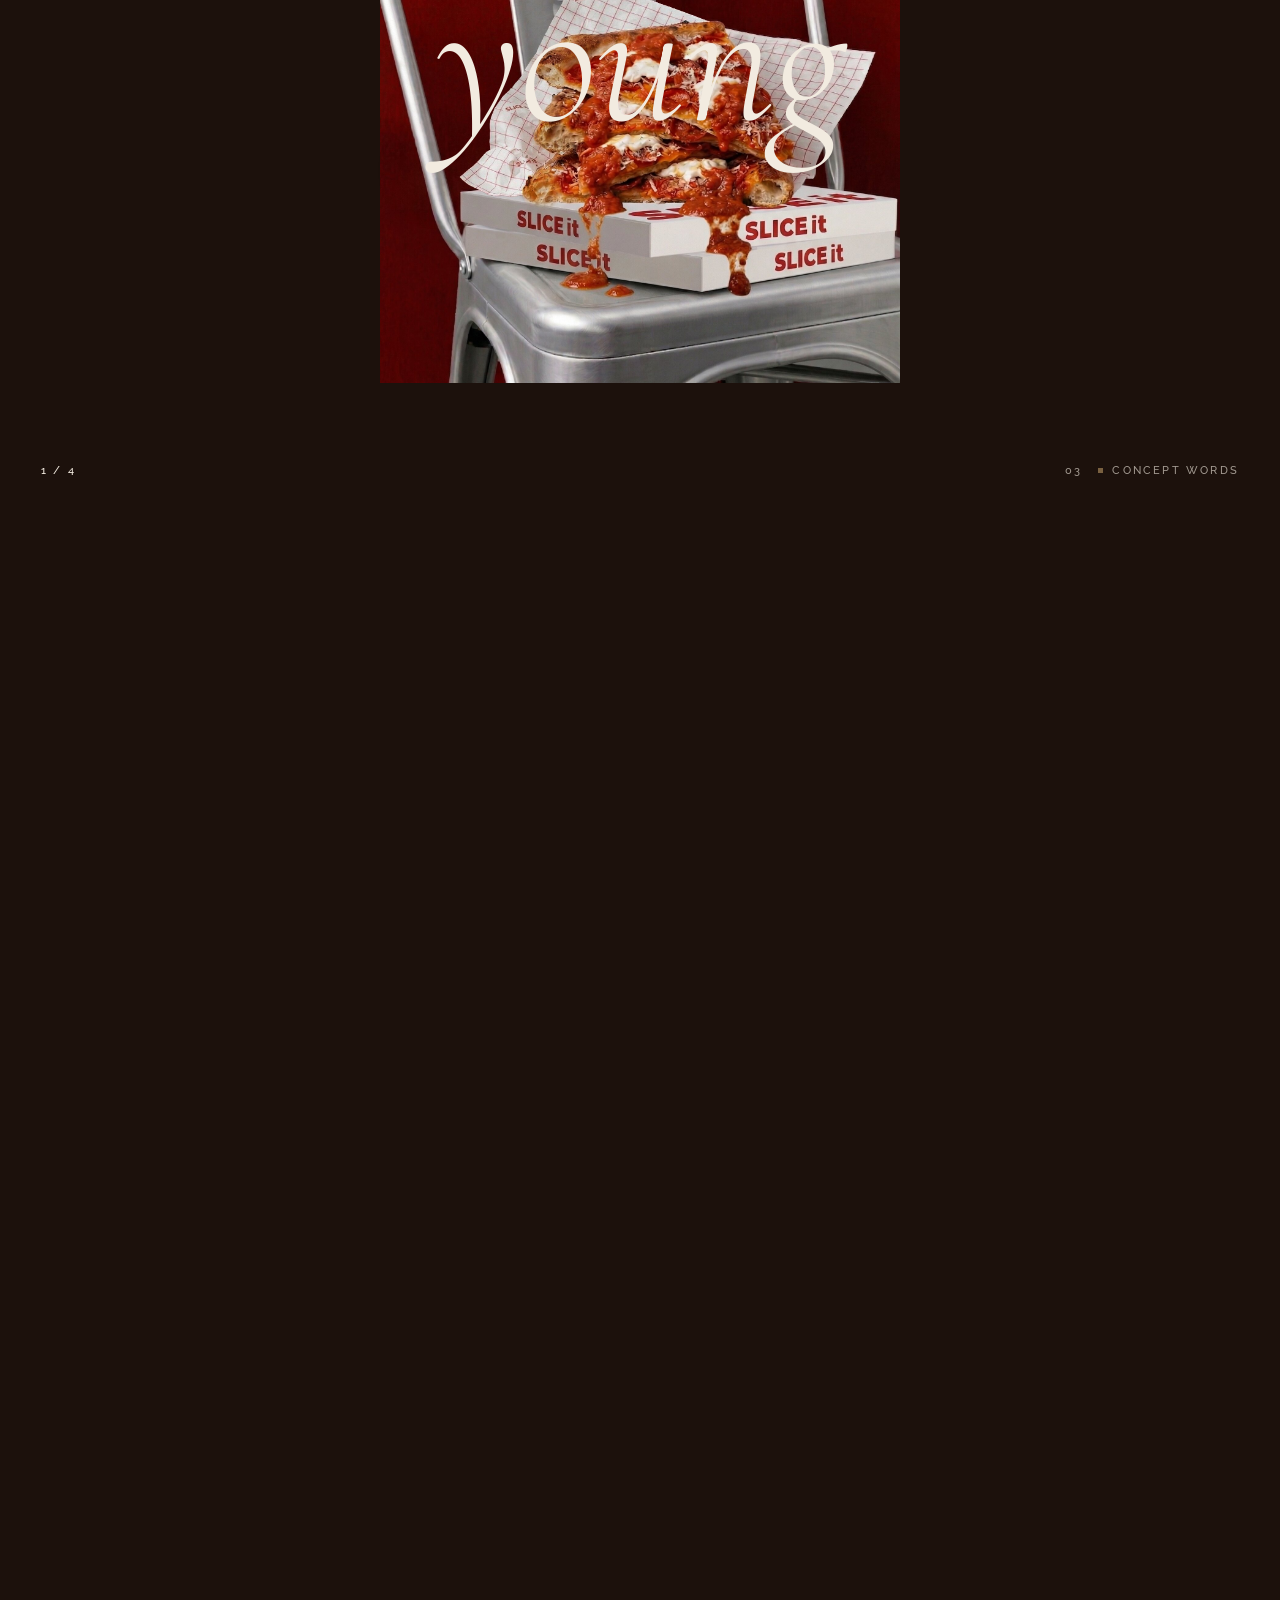
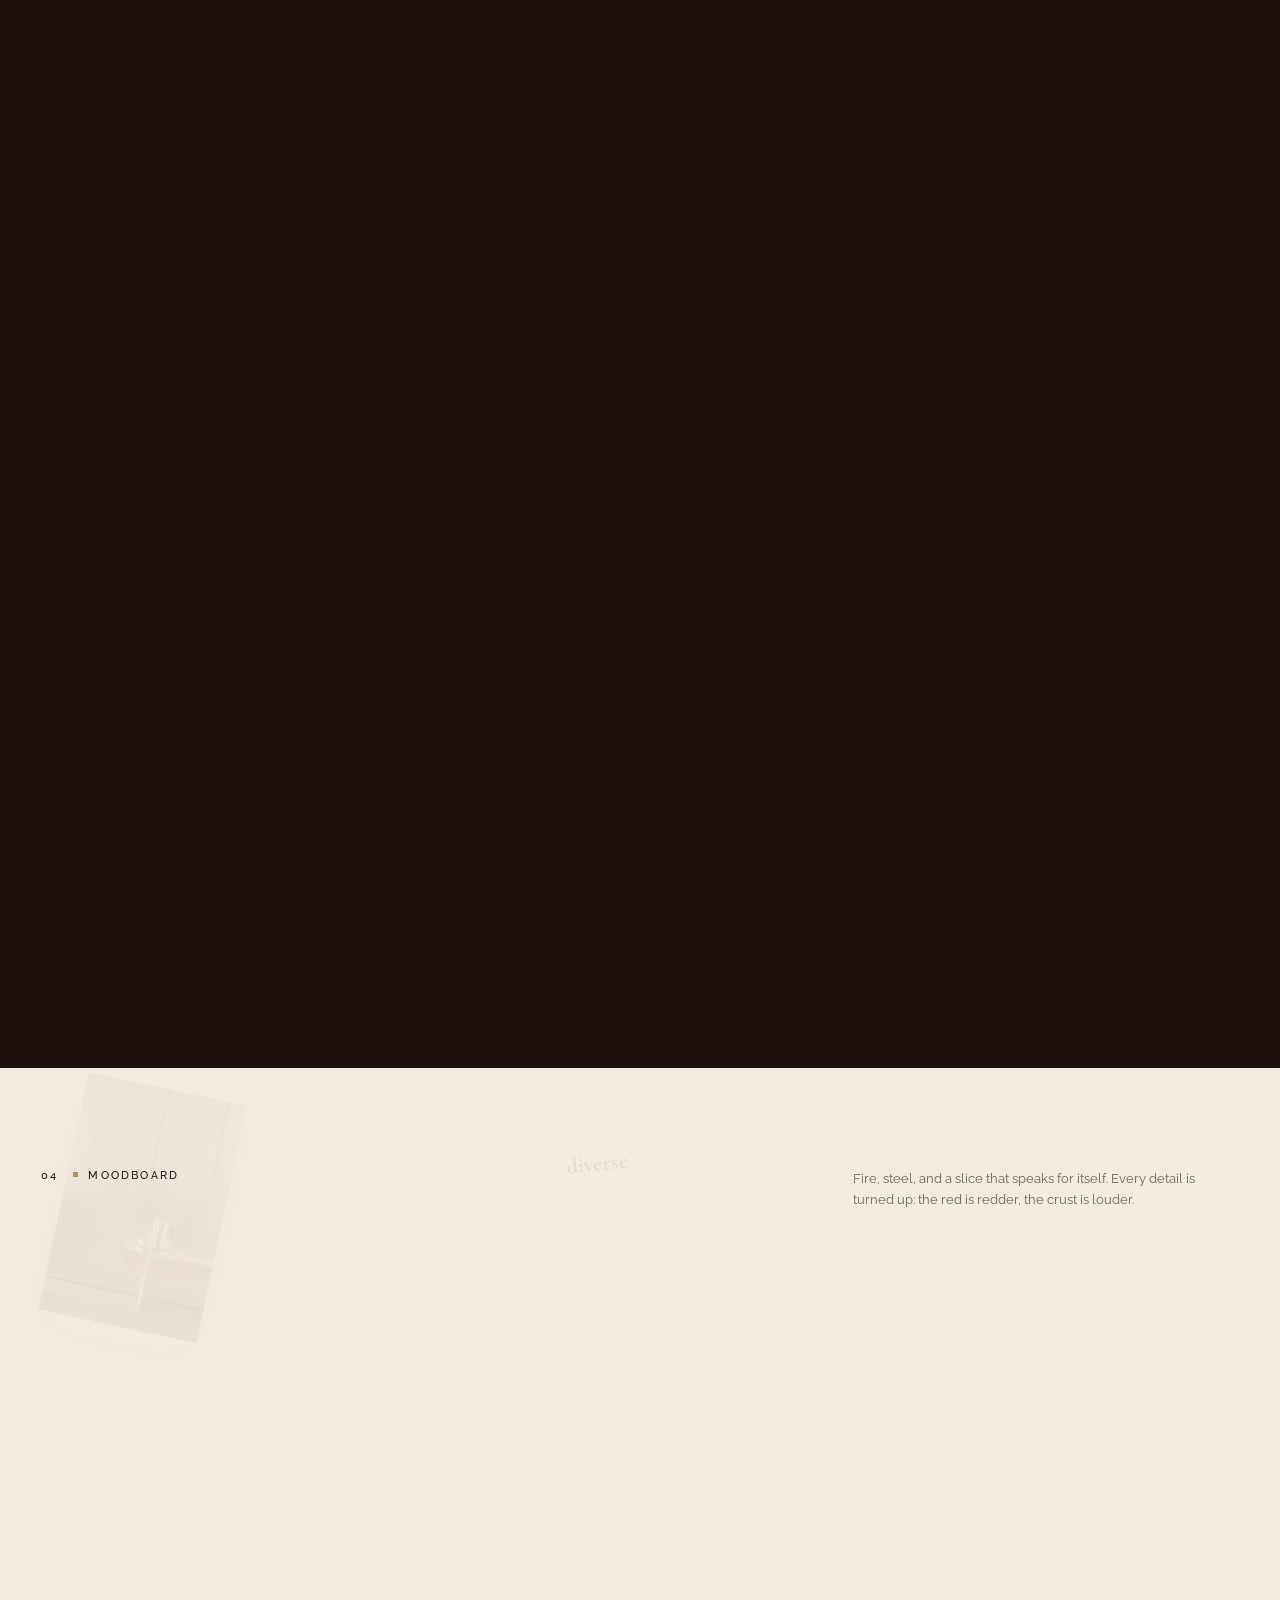
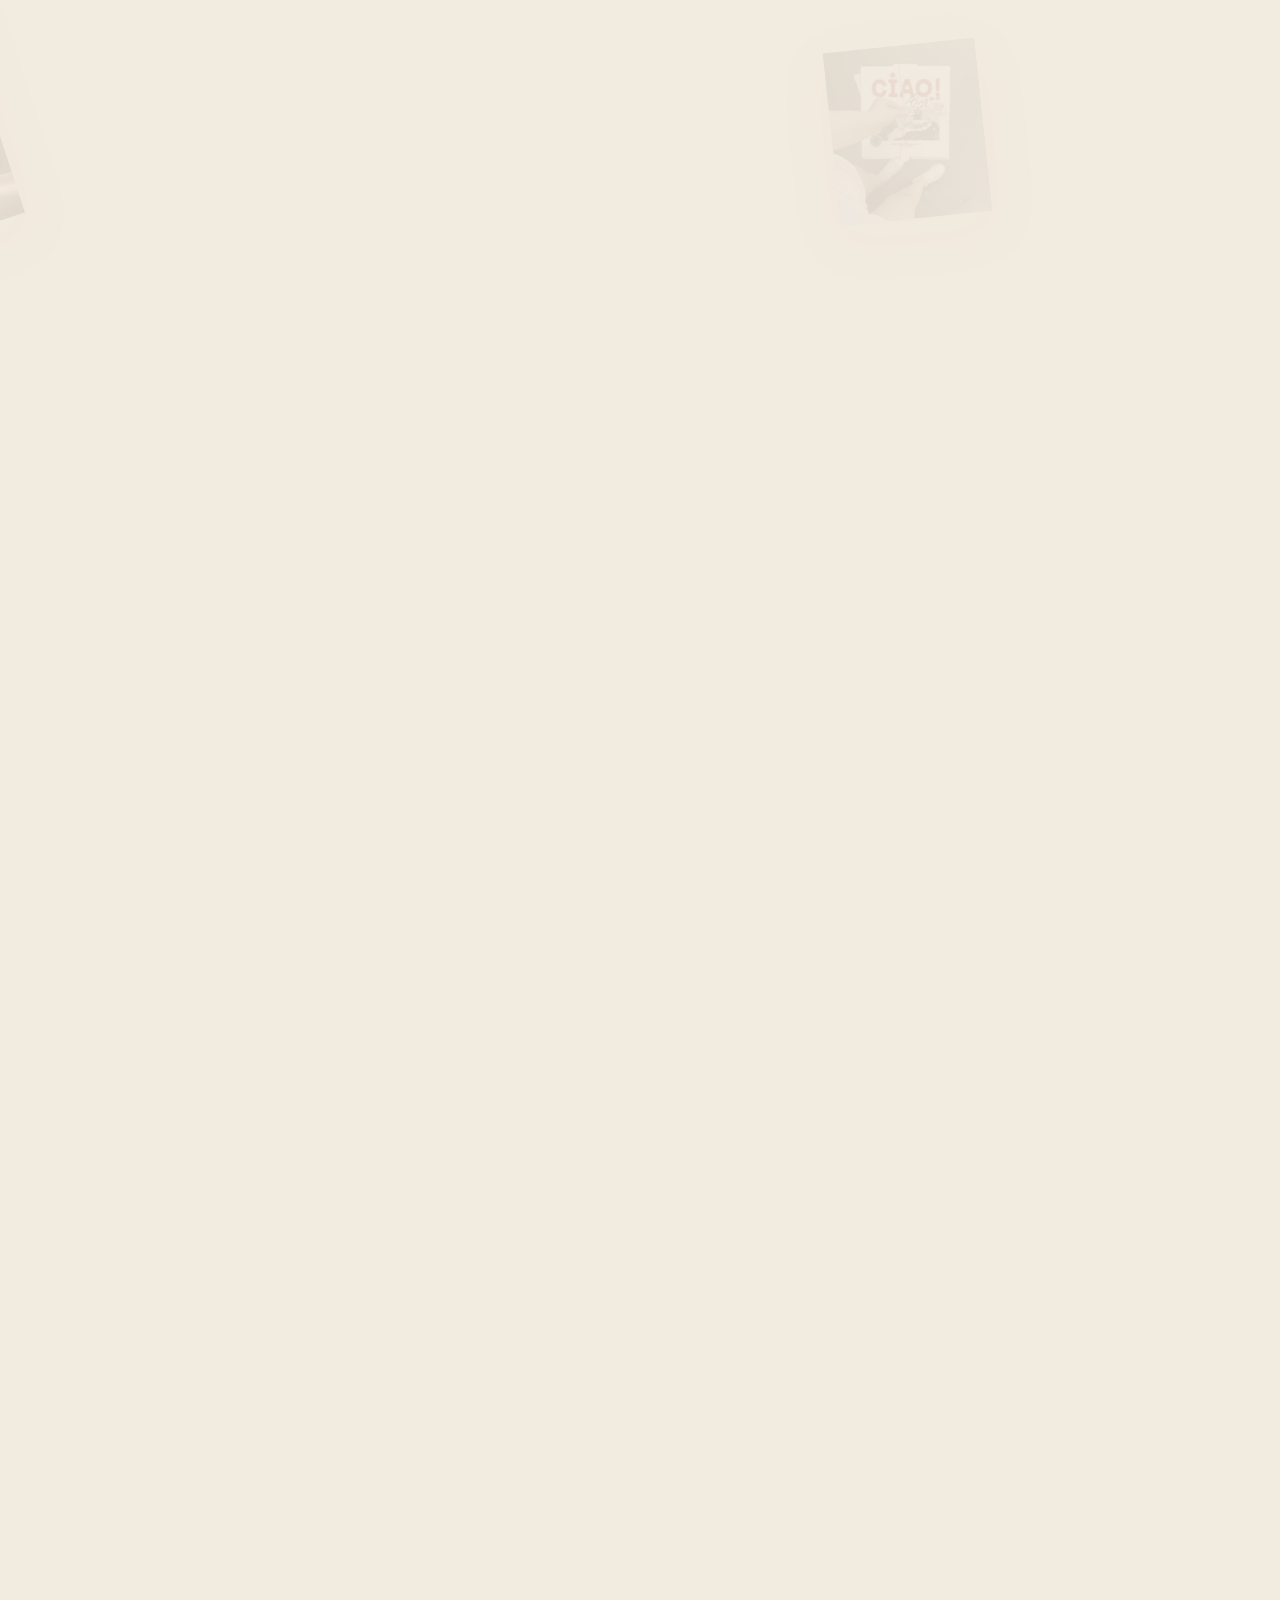
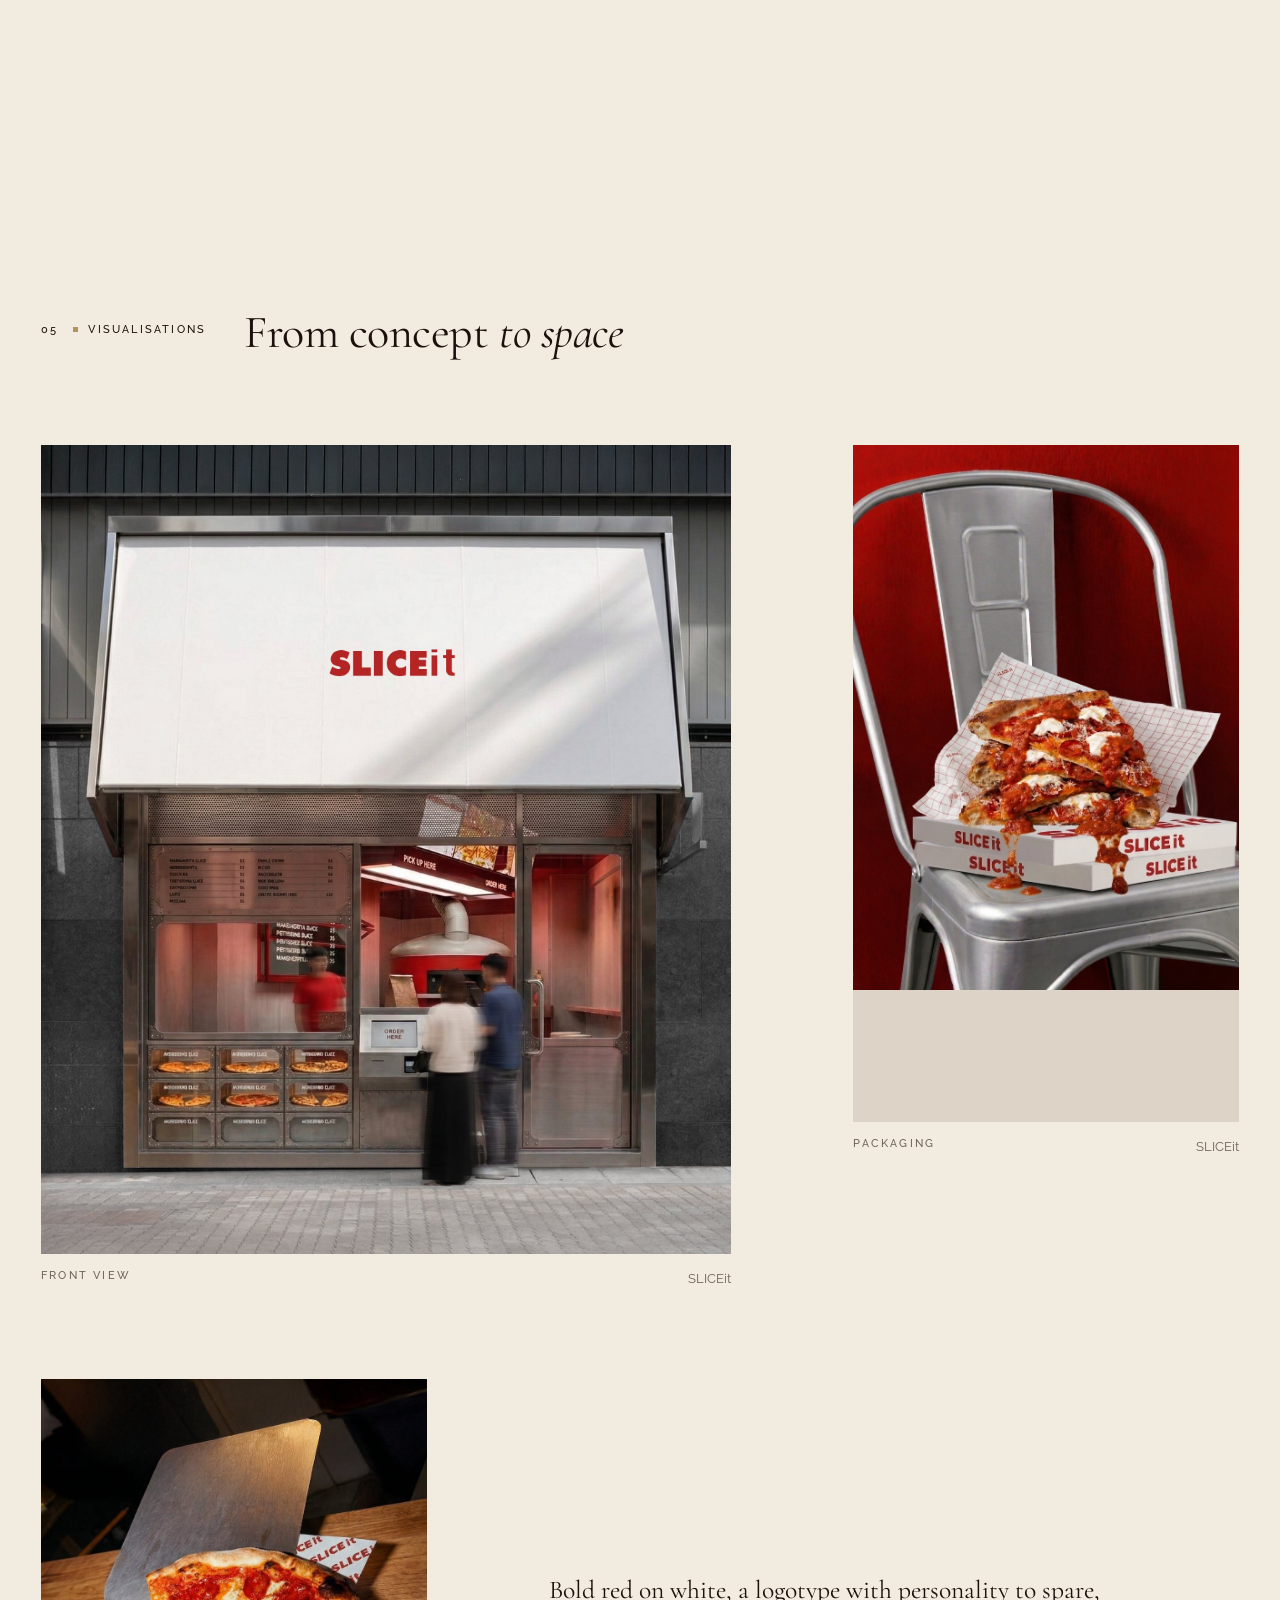
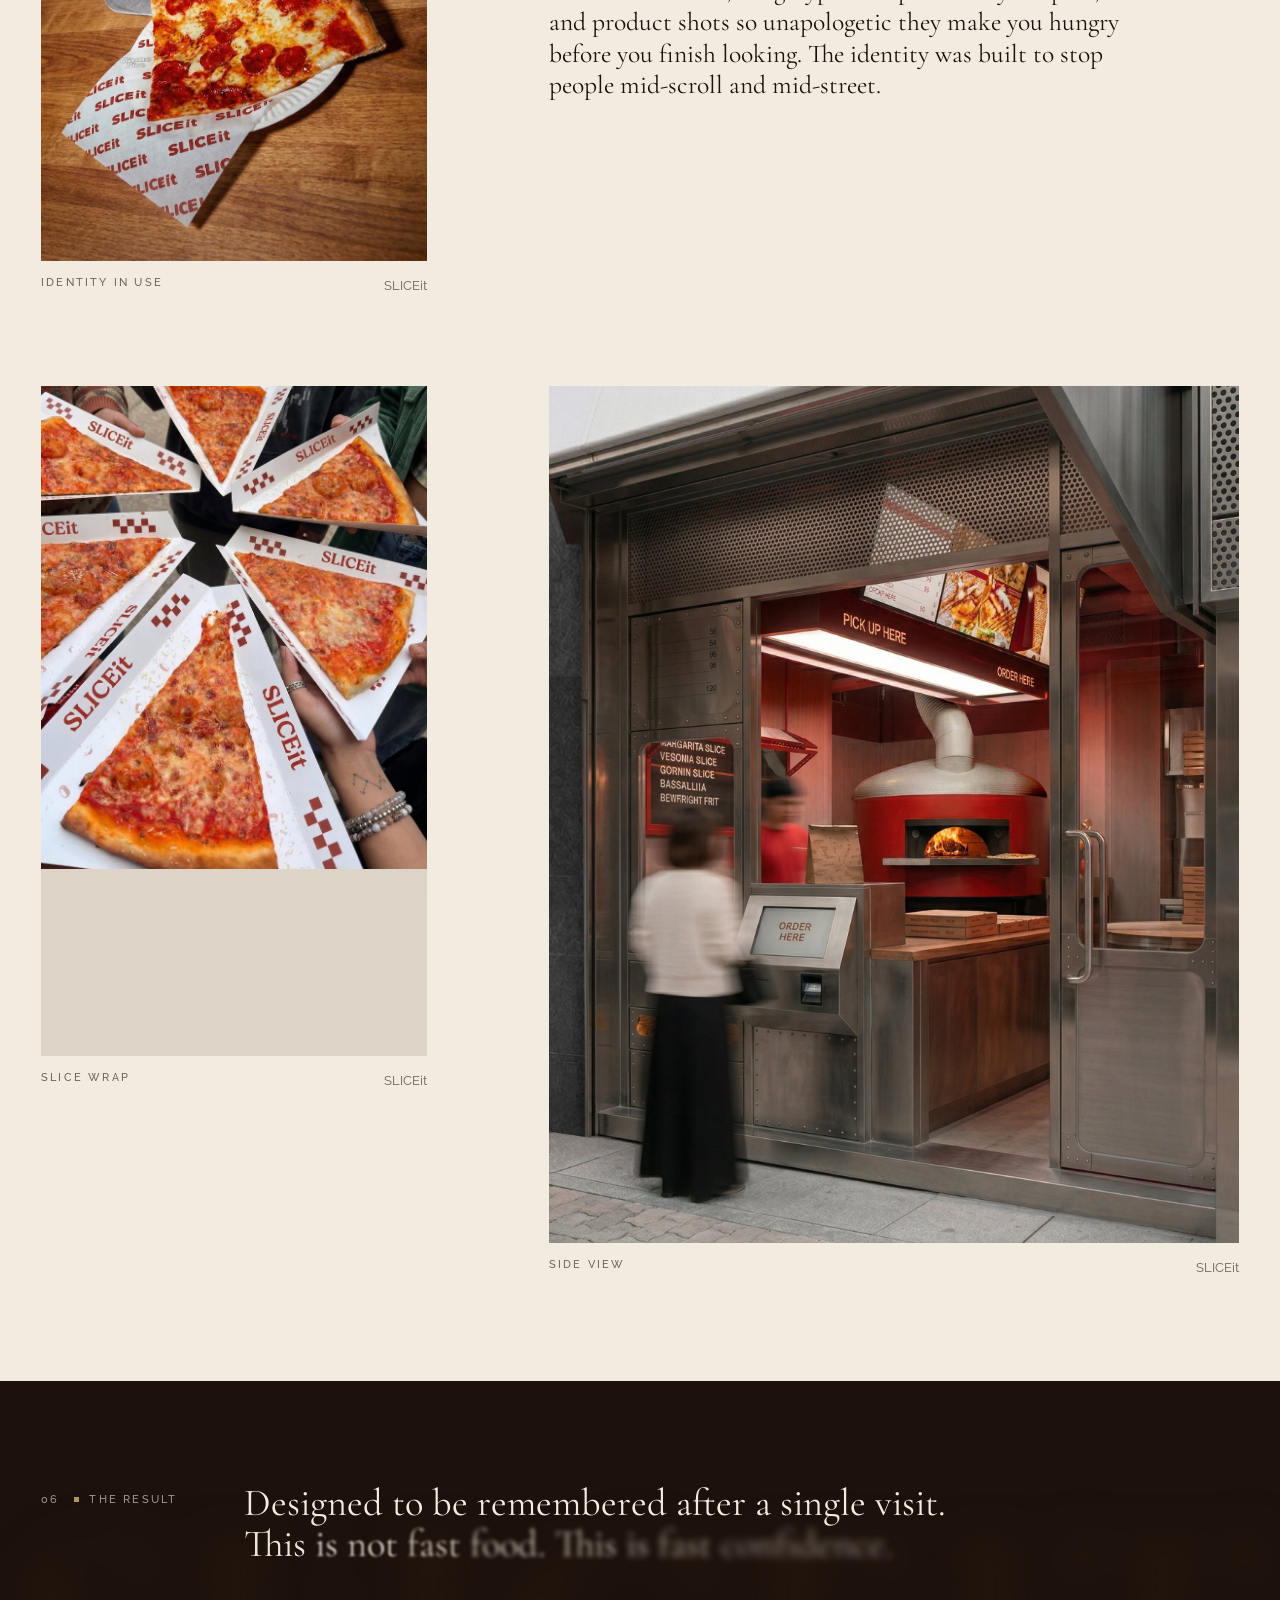
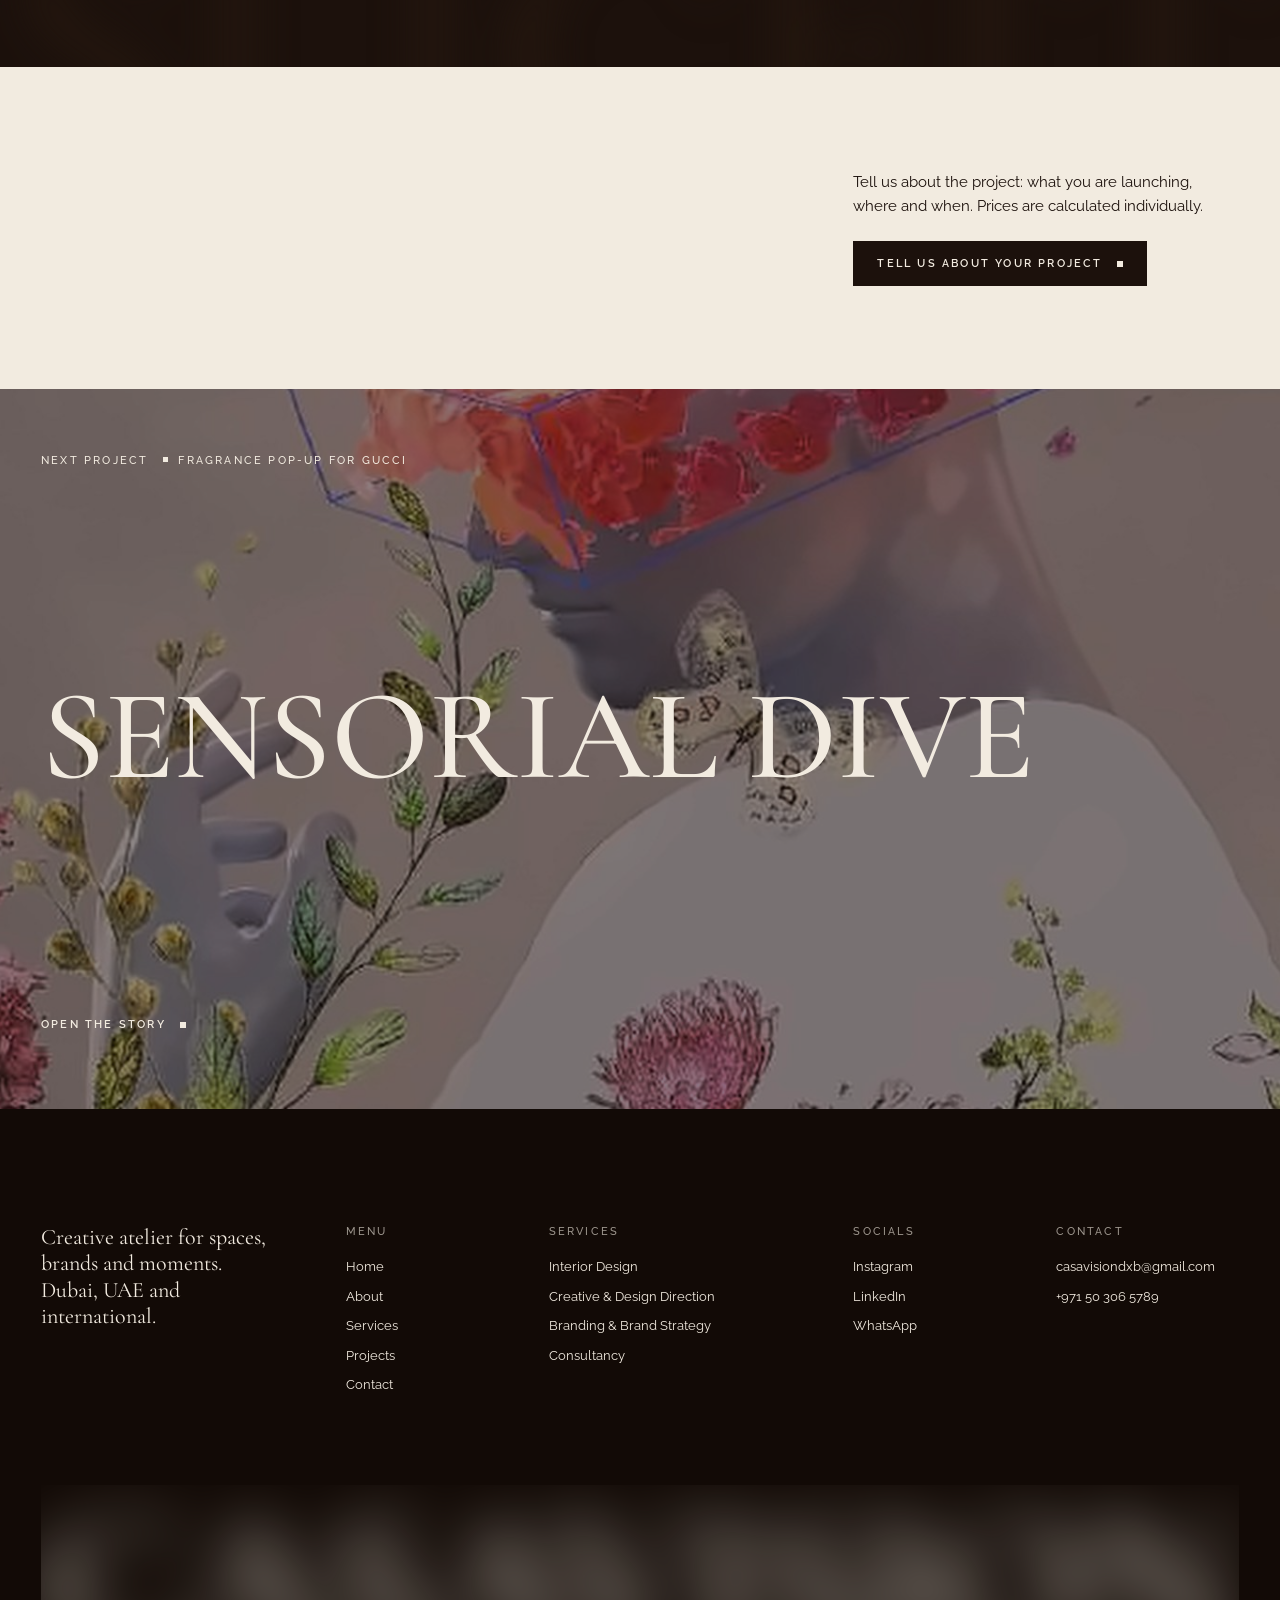
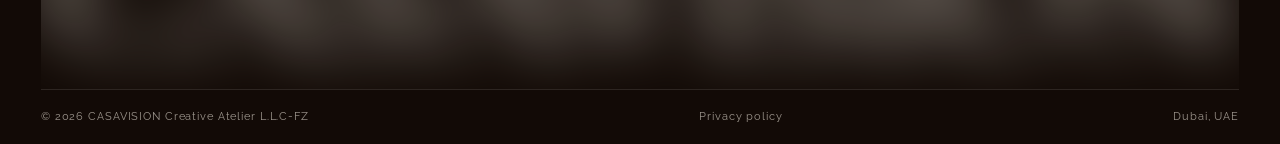
<file: sliceit.html>
<!doctype html>
<html lang="en">
<head>
<meta charset="utf-8">
<meta name="viewport" content="width=device-width, initial-scale=1, viewport-fit=cover">
<title>SLICEit · CASAVISION</title>
<meta name="claude:viewport-fit-sides" content="cover">
<meta name="description" content="A pizza pop-up with its own identity: one perfect slice, from a window, in under a minute. New York state of mind wrapped in Italian soul.">
<link rel="preconnect" href="https://fonts.googleapis.com"><link rel="preconnect" href="https://fonts.gstatic.com" crossorigin><link rel="stylesheet" href="https://fonts.googleapis.com/css2?family=Cormorant+Garamond:ital,wght@0,300;0,400;0,500;0,600;1,300;1,400;1,500&family=Raleway:wght@300;400;500;600&display=swap">
<link rel="stylesheet" href="assets/css/site.css">
<link rel="icon" href="assets/brand/monogram.png">
<style>.pm-item{left:var(--l);top:var(--t);width:var(--w)}.pm-word{left:var(--l);top:var(--t)}@media (max-width:760px){.pm-item{left:var(--ml);top:var(--mt);width:var(--mw)}.pm-word{left:var(--ml);top:var(--mt)}}</style>

</head>
<body>
<div class="preloader" aria-hidden="true">
  <div class="pl-in">
    <span class="pl-word">CASAVISION</span>
    <span class="pl-sub">Creative atelier</span>
  </div>
</div>
<header class="hdr wrap">
  <div class="grid">
    <a class="brand" href="index.html" data-go aria-label="CASAVISION"><span class="mono"></span><span class="logo"></span></a>
    <span class="hdr-loc label">Dubai, UAE</span>
    <a class="hdr-cta label" href="index.html#contact">Tell us about your project</a>
    <a class="hdr-wa label" href="https://wa.me/971503065789" target="_blank" rel="noopener">WhatsApp</a>
    <span class="hdr-lang"><span class="lang label"><a href="sliceit.html" class="is-on" lang="en" data-go>EN</a><a href="ru/sliceit.html" lang="ru" data-go>RU</a></span></span>
    <button class="hdr-menu label" type="button" data-menu-open aria-controls="menu" aria-expanded="false"><span class="burger" aria-hidden="true"><span></span><span></span></span>Menu</button>
  </div>
</header>
<div class="menu" id="menu" aria-hidden="true">
  <div class="menu-panel wrap" role="dialog" aria-modal="true" aria-label="Menu">
    <div class="menu-top grid">
      <a class="brand" href="index.html" data-go aria-label="CASAVISION"><span class="mono"></span><span class="logo"></span></a>
      <span class="menu-lang"><span class="lang label"><a href="sliceit.html" class="is-on" lang="en" data-go>EN</a><a href="ru/sliceit.html" lang="ru" data-go>RU</a></span></span>
      <button class="menu-close label" type="button" data-menu-close>Close <span class="x" aria-hidden="true"></span></button>
    </div>
    <div class="menu-body grid">
      <nav class="menu-nav" aria-label="Main">
      <div class="mn-item" data-cap="CASAVISION, creative atelier"><a class="mn-link" href="index.html" data-go>Home</a><div class="mn-sub"></div></div>
      <div class="mn-item" data-cap="Philosophy and values"><a class="mn-link" href="index.html#about" data-go>About</a><div class="mn-sub"><a href="index.html#approach" data-go>How we work</a><a href="index.html#beliefs" data-go>What we believe in</a></div></div>
      <div class="mn-item" data-cap="Four disciplines, one team"><a class="mn-link" href="index.html#services" data-go>Services</a><div class="mn-sub"><a href="index.html#services" data-go>Interior Design</a><a href="index.html#services" data-go>Creative &amp; Design Direction</a><a href="index.html#services" data-go>Branding &amp; Brand Strategy</a><a href="index.html#services" data-go>Consultancy</a></div></div>
      <div class="mn-item" data-cap="Six stories from the portfolio"><a class="mn-link" href="index.html#projects" data-go>Projects</a><div class="mn-sub"><a href="fragments-de-paris.html" data-go>Fragments de Paris</a><a href="the-hold.html" data-go>The Hold</a><a href="confesso-milano.html" data-go>Confesso Milano</a><a href="velvet-meadow.html" data-go>Velvet Meadow</a><a href="sliceit.html" data-go>SLICEit</a><a href="sensorial-dive.html" data-go>Sensorial Dive</a></div></div>
      <div class="mn-item" data-cap="Tell us about your project"><a class="mn-link" href="index.html#contact" data-go>Contact</a><div class="mn-sub"></div></div>
      </nav>
      <figure class="menu-preview" aria-hidden="true"><img src="assets/img/home/cave.jpg" alt="" class="is-on" loading="lazy"><img src="assets/img/fragments/living.jpg" alt="" loading="lazy"><img src="assets/img/confesso/reception.jpg" alt="" loading="lazy"><img src="assets/img/velvet/long-table.jpg" alt="" loading="lazy"><img src="assets/img/hold/island.jpg" alt="" loading="lazy"><figcaption class="label">CASAVISION, creative atelier</figcaption></figure>
    </div>
    <div class="menu-info grid">
      <div><span class="label">Write to us</span><a href="mailto:casavisiondxb@gmail.com">casavisiondxb@gmail.com</a><span>+971 50 306 5789</span></div>
      <div><span class="label">Socials</span><a href="#">Instagram</a><a href="#">LinkedIn</a><a href="https://wa.me/971503065789" target="_blank" rel="noopener">WhatsApp</a></div>
      <div><span class="label">Studio</span><span>CASAVISION L.L.C-FZ</span><span>Dubai, United Arab Emirates</span></div>
      <div class="mi-cta"><span class="label">New project</span><a class="btn" href="index.html#contact" data-go>Tell us about your project <i></i></a></div>
    </div>
  </div>
</div>

<main id="top">
  <section class="p-hero tone-light" data-tone="light">
    <div class="wrap"><div class="grid">
      <div class="media ph-img" data-r="img"><img src="assets/img/slice/cover.jpg" alt="SLICEit"></div>
      <div class="ph-txt">
        <div data-r><a class="more back" href="index.html#projects" data-go><i></i> All projects</a></div>
        <div style="display:grid;gap:28px">
          <span class="label" data-r><span class="mute">05 / 06</span> <span class="sq gold"></span>Pizza pop-up</span>
          <h1 class="ph-title" data-r style="--d:.1s">SLICEit</h1>
          <p class="ph-quote" data-r style="--d:.2s">“Just the good part.”</p>
        </div>
        <div class="ph-meta" data-r style="--d:.3s">
          <div><span class="label">Project</span><span>Pizza pop-up</span></div>
          <div><span class="label">Location</span><span>Dubai</span></div>
          <div><span class="label">Scope</span><span>Concept, naming, identity, pop-up design</span></div>
          <div><span class="label">Concept words</span><span class="it">young, bold, diverse, contemporary</span></div>
        </div>
      </div>
    </div></div>
  </section>

  <section class="p-story tone-dark" data-tone="dark">
    <div class="wrap"><div class="grid ps">
      <div class="ps-block"><span class="label" data-r>01 <span class="sq gold"></span>The brief</span><p data-haze>SLICEit was born from the most honest craving in the world: a single, perfect slice, hot from a wood-fired oven, eaten standing up, no occasion required.</p></div>
      <div class="ps-block"><span class="label" data-r style="--d:.15s">02 <span class="sq gold"></span>The idea</span><p data-haze>In a city that does everything at scale, we asked a different question: what if the best pizza in Dubai came in one piece, from a window, in under a minute?</p></div>
    </div></div>
  </section>

  <section class="p-words tone-dark" data-tone="dark" aria-label="Concept words">
    <div class="pw-stage">
      <div class="media pw-img"><img src="assets/img/slice/box.jpg" alt="" loading="lazy"></div>
      <div class="pw-word">young</div><div class="pw-word">bold</div><div class="pw-word">diverse</div><div class="pw-word">contemporary</div>
      <span class="pw-count label">1 / 4</span>
      <span class="pw-hint label mute">03 <span class="sq gold"></span>Concept words</span>
    </div>
  </section>

  <section class="p-mood tone-light" data-tone="light" aria-label="Moodboard">
    <div class="pm-stage">
      <div class="pm-head wrap"><div class="grid"><span class="label">04 <span class="sq gold"></span>Moodboard</span><p>Fire, steel, and a slice that speaks for itself. Every detail is turned up: the red is redder, the crust is louder.</p></div></div>
      <div class="pm-board">
        <figure class="pm-item " style="--l:0%;--t:6%;--w:15%;--ml:0%;--mt:2%;--mw:34%;z-index:1"><img src="assets/img/slice/m4.jpg" alt="" loading="lazy"></figure>
        <figure class="pm-item " style="--l:17%;--t:0%;--w:18%;--ml:33%;--mt:6%;--mw:32%;z-index:2"><img src="assets/img/slice/m1.jpg" alt="" loading="lazy"></figure>
        <figure class="pm-item cut" style="--l:37%;--t:10%;--w:17%;--ml:66%;--mt:0%;--mw:34%;z-index:3"><img src="assets/img/slice/m8.png" alt="" loading="lazy"></figure>
        <figure class="pm-item " style="--l:56%;--t:0%;--w:15%;--ml:2%;--mt:33%;--mw:32%;z-index:1"><img src="assets/img/slice/m6.jpg" alt="" loading="lazy"></figure>
        <figure class="pm-item " style="--l:73%;--t:4%;--w:19%;--ml:35%;--mt:30%;--mw:32%;z-index:2"><img src="assets/img/slice/m7.jpg" alt="" loading="lazy"></figure>
        <figure class="pm-item " style="--l:3%;--t:50%;--w:17%;--ml:68%;--mt:34%;--mw:32%;z-index:3"><img src="assets/img/slice/m3.jpg" alt="" loading="lazy"></figure>
        <figure class="pm-item " style="--l:23%;--t:44%;--w:19%;--ml:0%;--mt:64%;--mw:34%;z-index:1"><img src="assets/img/slice/m5.jpg" alt="" loading="lazy"></figure>
        <figure class="pm-item " style="--l:45%;--t:52%;--w:16%;--ml:34%;--mt:62%;--mw:32%;z-index:2"><img src="assets/img/slice/m2.jpg" alt="" loading="lazy"></figure>
        <span class="pm-word" style="--l:18%;--t:-9%;--ml:34%;--mt:-6%">young</span>
        <span class="pm-word" style="--l:79%;--t:41%;--ml:66%;--mt:56%">bold</span>
        <span class="pm-word" style="--l:2%;--t:42%;--ml:0%;--mt:28%">diverse</span>
        <span class="pm-word" style="--l:47%;--t:95%;--ml:36%;--mt:96%">contemporary</span>
      </div>
    </div>
  </section>

  <section class="p-gallery tone-light" data-tone="light">
    <div class="wrap">
      <div class="grid sec-head" style="margin-bottom:clamp(56px,7vw,110px)"><span class="label" data-r>05 <span class="sq gold"></span>Visualisations</span><h2 data-r style="--d:.1s">From concept <em>to space</em></h2></div>
      <div class="grid pg">
        <figure class="pg-item w-left"><div class="media" data-r="img"><img src="assets/img/slice/front.jpg" alt="SLICEit: Front view" loading="lazy"></div><figcaption><span class="label">Front view</span><span class="mute">SLICEit</span></figcaption></figure>
        <figure class="pg-item w-small-r"><div class="media" data-r="img"><img src="assets/img/slice/box.jpg" alt="SLICEit: Packaging" loading="lazy"></div><figcaption><span class="label">Packaging</span><span class="mute">SLICEit</span></figcaption></figure>
        <figure class="pg-item w-small-l"><div class="media" data-r="img"><img src="assets/img/slice/d1.jpg" alt="SLICEit: Identity in use" loading="lazy"></div><figcaption><span class="label">Identity in use</span><span class="mute">SLICEit</span></figcaption></figure>
        <p class="pg-note" data-haze>Bold red on white, a logotype with personality to spare, and product shots so unapologetic they make you hungry before you finish looking. The identity was built to stop people mid-scroll and mid-street.</p>
        <figure class="pg-item w-small-l"><div class="media" data-r="img"><img src="assets/img/slice/d2.jpg" alt="SLICEit: Slice wrap" loading="lazy"></div><figcaption><span class="label">Slice wrap</span><span class="mute">SLICEit</span></figcaption></figure>
        <figure class="pg-item w-right"><div class="media" data-r="img"><img src="assets/img/slice/side.jpg" alt="SLICEit: Side view" loading="lazy"></div><figcaption><span class="label">Side view</span><span class="mute">SLICEit</span></figcaption></figure>
      </div>
    </div>
  </section>

  <section class="p-result tone-dark" data-tone="dark">
    <div class="blurmark" aria-hidden="true" data-fit="1" data-par="-0.3">SLICEIT</div>
    <div class="wrap"><div class="grid"><span class="label">06 <span class="sq gold"></span>The result</span><blockquote data-haze>Designed to be remembered after a single visit. This is not fast food. This is fast confidence.</blockquote></div></div>
  </section>

  <section class="p-cta tone-light" data-tone="light">
    <div class="wrap"><div class="grid">
      <h2 data-r>Want a concept <em>for your brand?</em></h2>
      <div class="pc-side" data-r style="--d:.15s"><p>Tell us about the project: what you are launching, where and when. Prices are calculated individually.</p><div><a class="btn solid" href="index.html#contact" data-go>Tell us about your project <i></i></a></div></div>
    </div></div>
  </section>

  <a class="p-next" href="sensorial-dive.html" data-go data-tone="dark">
    <img src="assets/img/sensorial/cover.jpg" alt="" loading="lazy">
    <span class="pn-in wrap"><span class="label">Next project <span class="sq"></span>Fragrance pop-up for Gucci</span><span class="pn-title">Sensorial Dive</span><span><span class="more">Open the story <i></i></span></span></span>
  </a>
</main>
<footer class="ftr tone-ink" data-tone="dark">
  <div class="wrap">
    <div class="grid ftr-cols">
      <div class="fc-1"><p>Creative atelier for spaces, brands and moments. Dubai, UAE and international.</p></div>
      <div class="fc-2"><span class="label">Menu</span><a href="index.html" data-go>Home</a><a href="index.html#about" data-go>About</a><a href="index.html#services" data-go>Services</a><a href="index.html#projects" data-go>Projects</a><a href="index.html#contact" data-go>Contact</a></div>
      <div class="fc-3"><span class="label">Services</span><a href="index.html#services" data-go>Interior Design</a><a href="index.html#services" data-go>Creative &amp; Design Direction</a><a href="index.html#services" data-go>Branding &amp; Brand Strategy</a><a href="index.html#services" data-go>Consultancy</a></div>
      <div class="fc-4"><span class="label">Socials</span><a href="#">Instagram</a><a href="#">LinkedIn</a><a href="https://wa.me/971503065789" target="_blank" rel="noopener">WhatsApp</a></div>
      <div class="fc-5"><span class="label">Contact</span><a href="mailto:casavisiondxb@gmail.com">casavisiondxb@gmail.com</a><span>+971 50 306 5789</span></div>
    </div>
    <div class="ftr-mark" aria-hidden="true"><div class="blurmark" data-fit="1" data-focus="0.16" data-focus-min="0.035">CASAVISION</div></div>
    <div class="ftr-base"><span>© <span data-year>2026</span> CASAVISION Creative Atelier L.L.C-FZ</span><a href="#">Privacy policy</a><span>Dubai, UAE</span></div>
  </div>
</footer>
<button class="totop" type="button" aria-label="Back to top"><svg viewBox="0 0 54 54" aria-hidden="true"><circle class="tt-track" cx="27" cy="27" r="26"></circle><circle class="tt-bar" cx="27" cy="27" r="26"></circle></svg><i></i></button>
<script src="assets/js/site.js"></script>
</body>
</html>
</file>
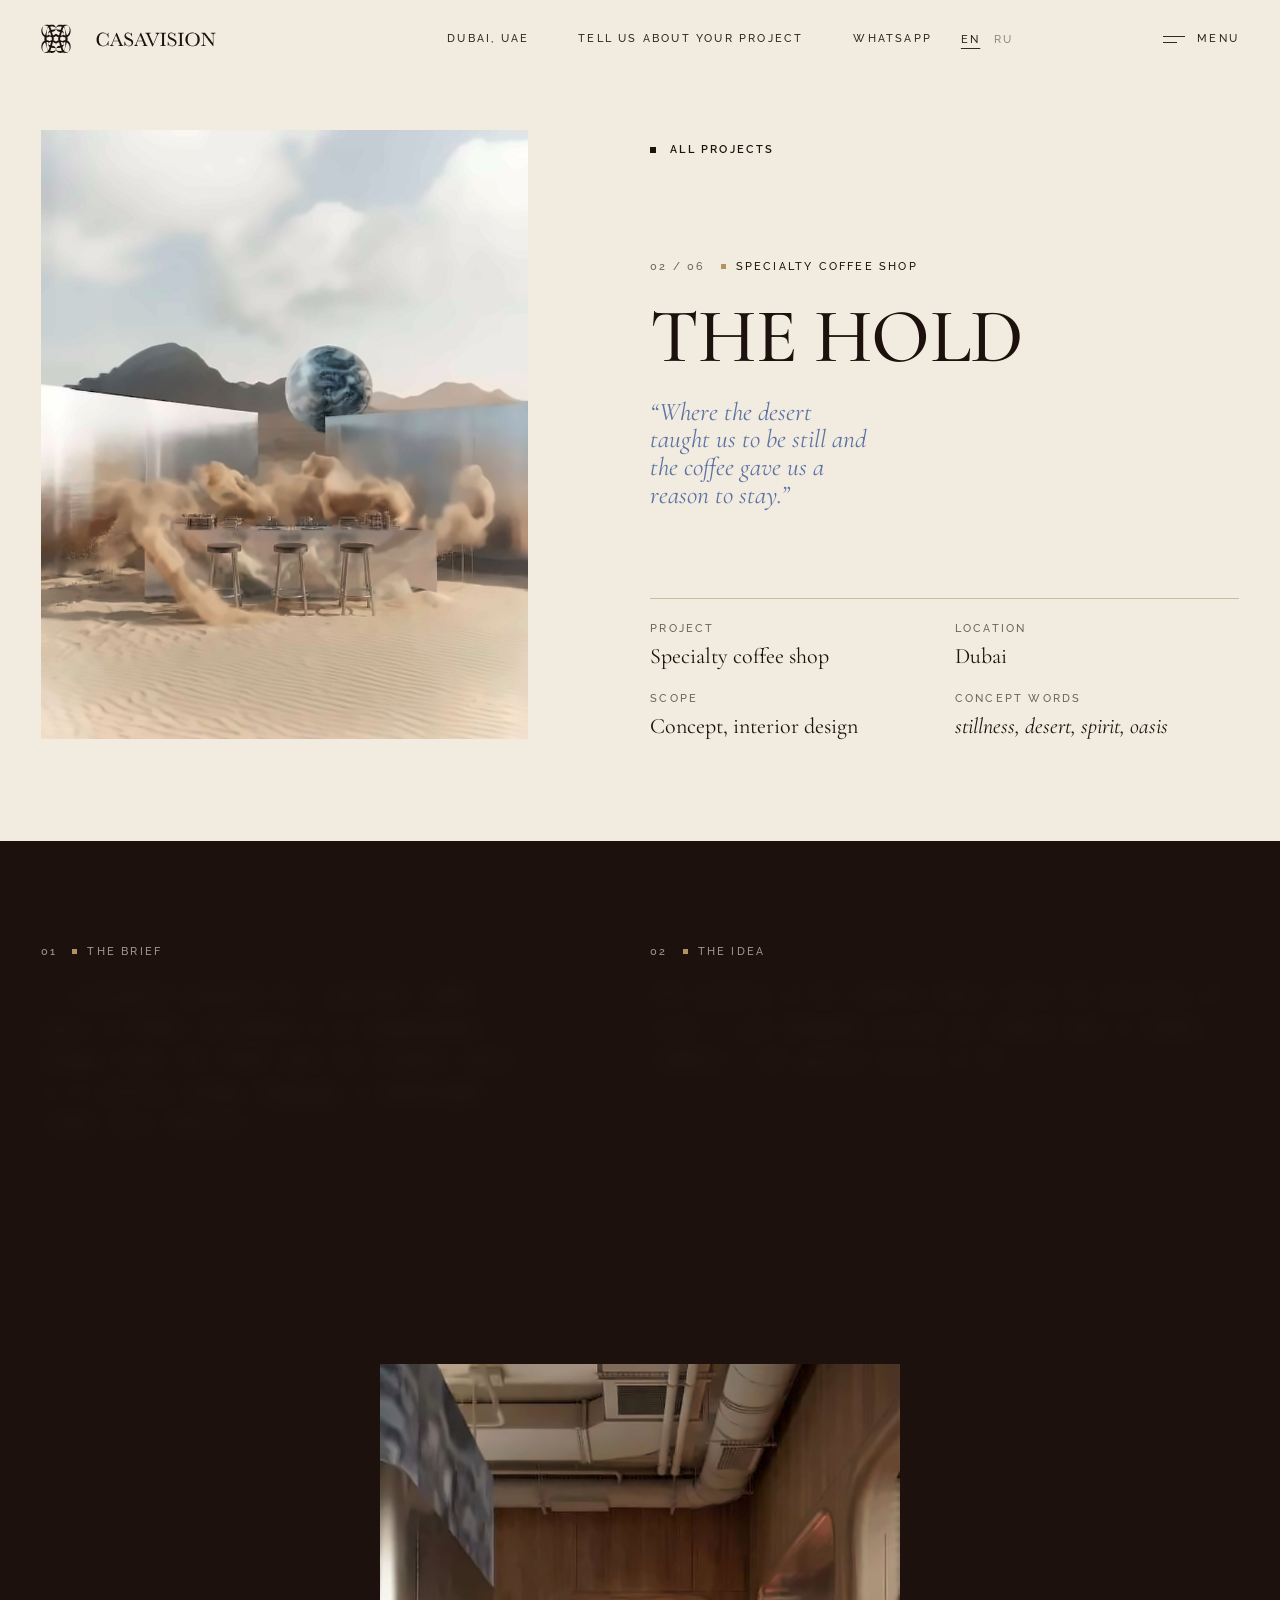
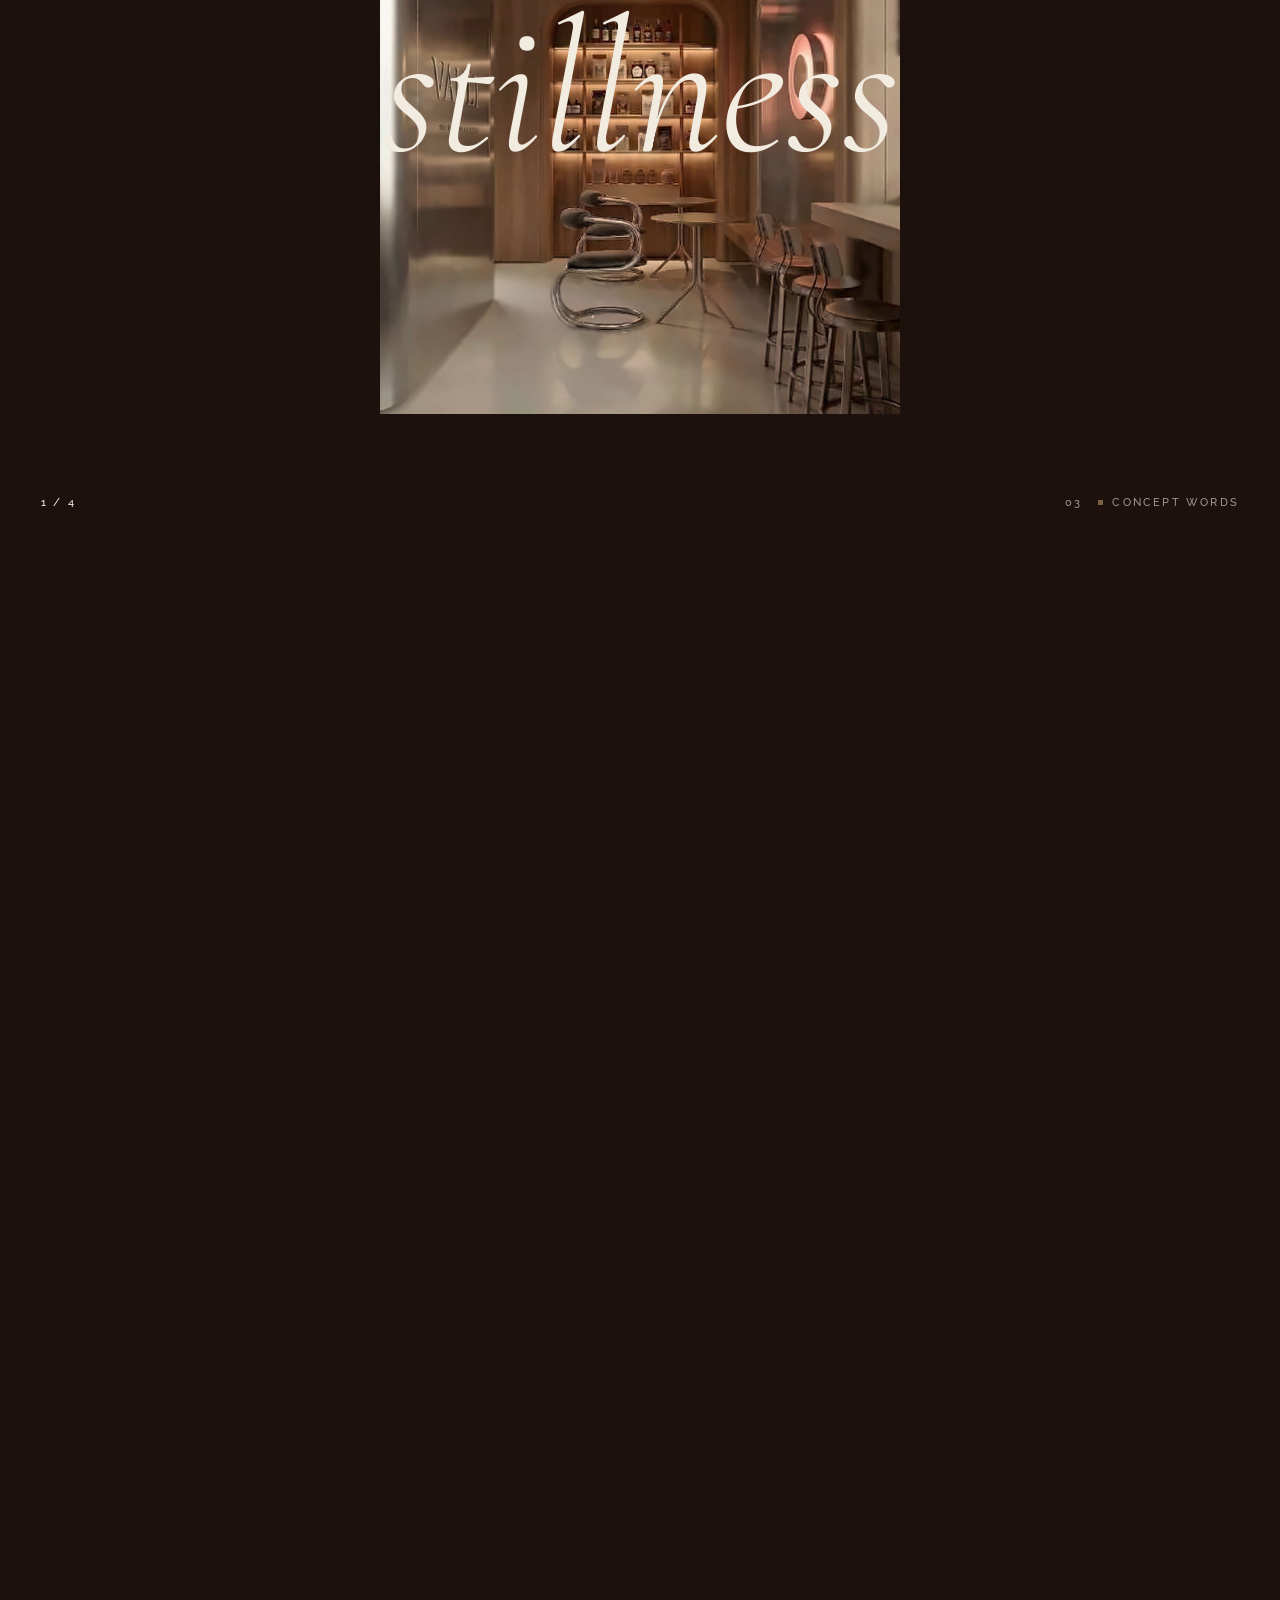
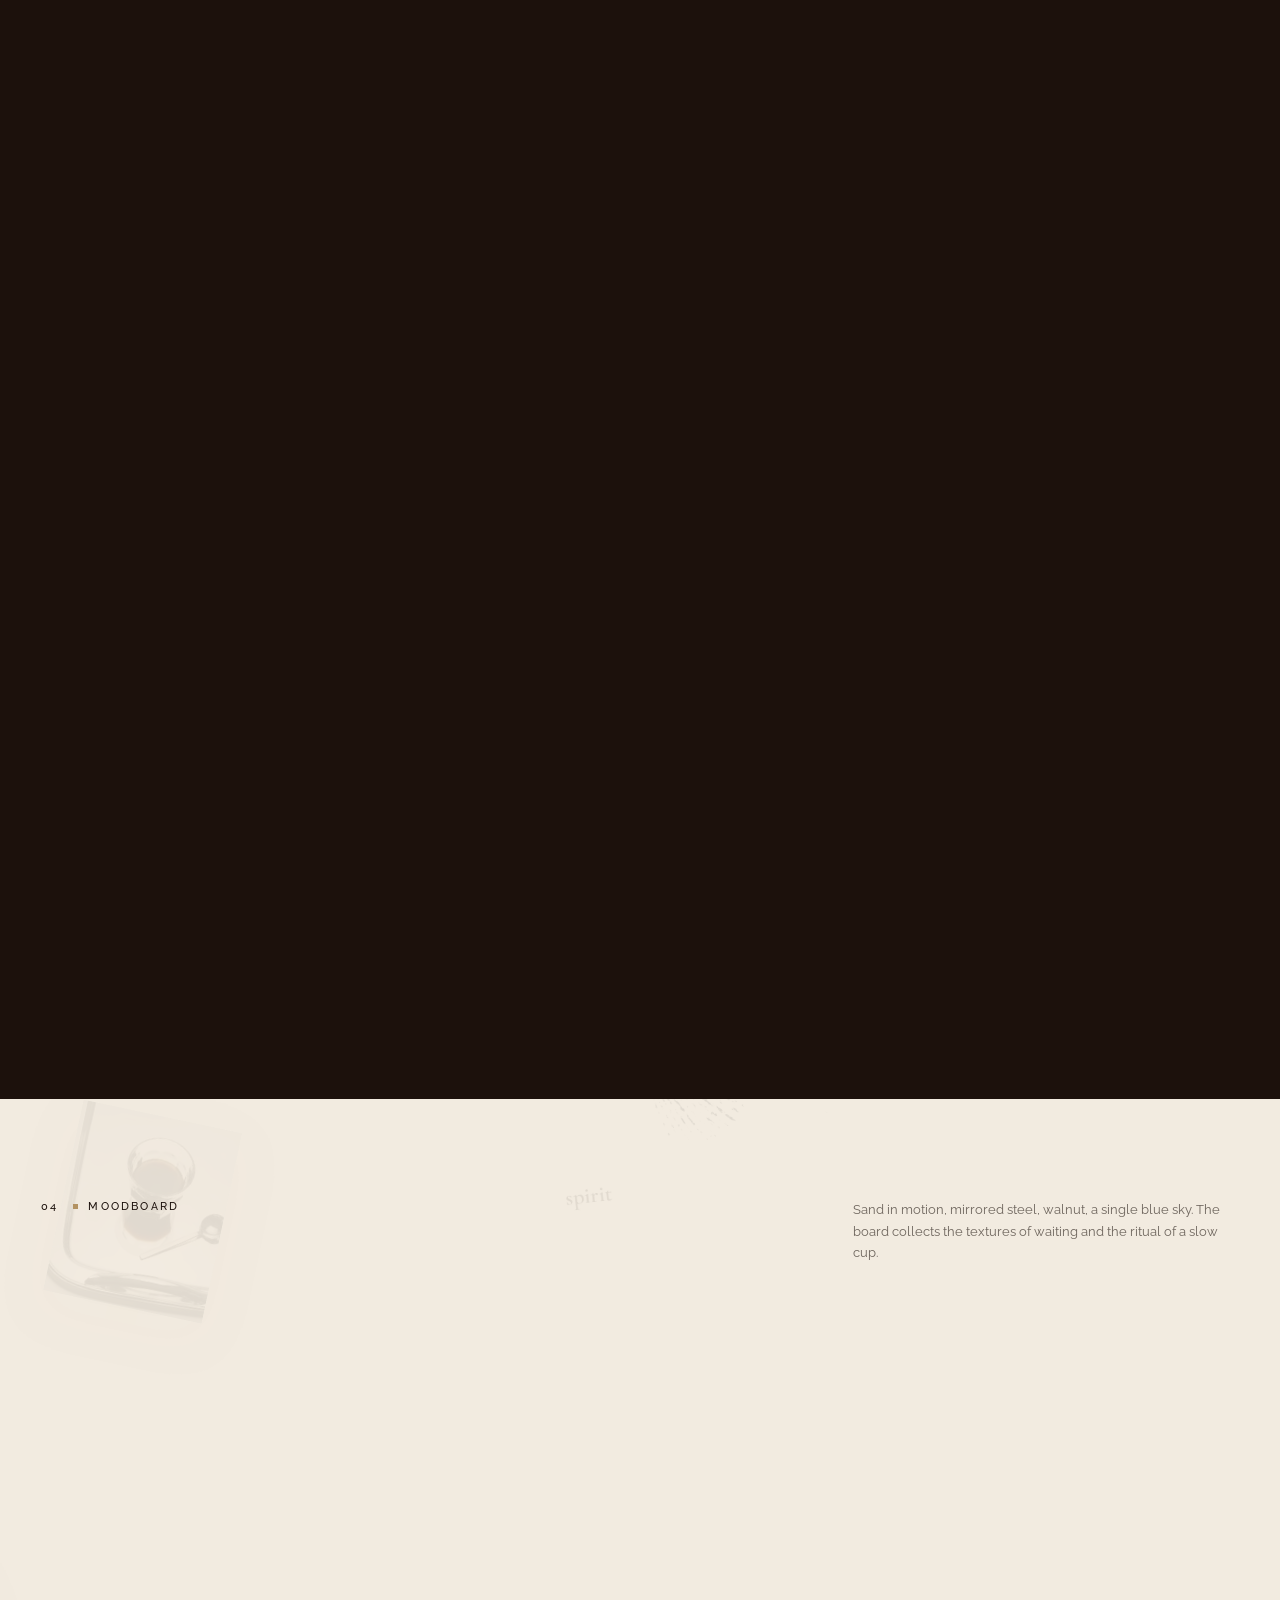
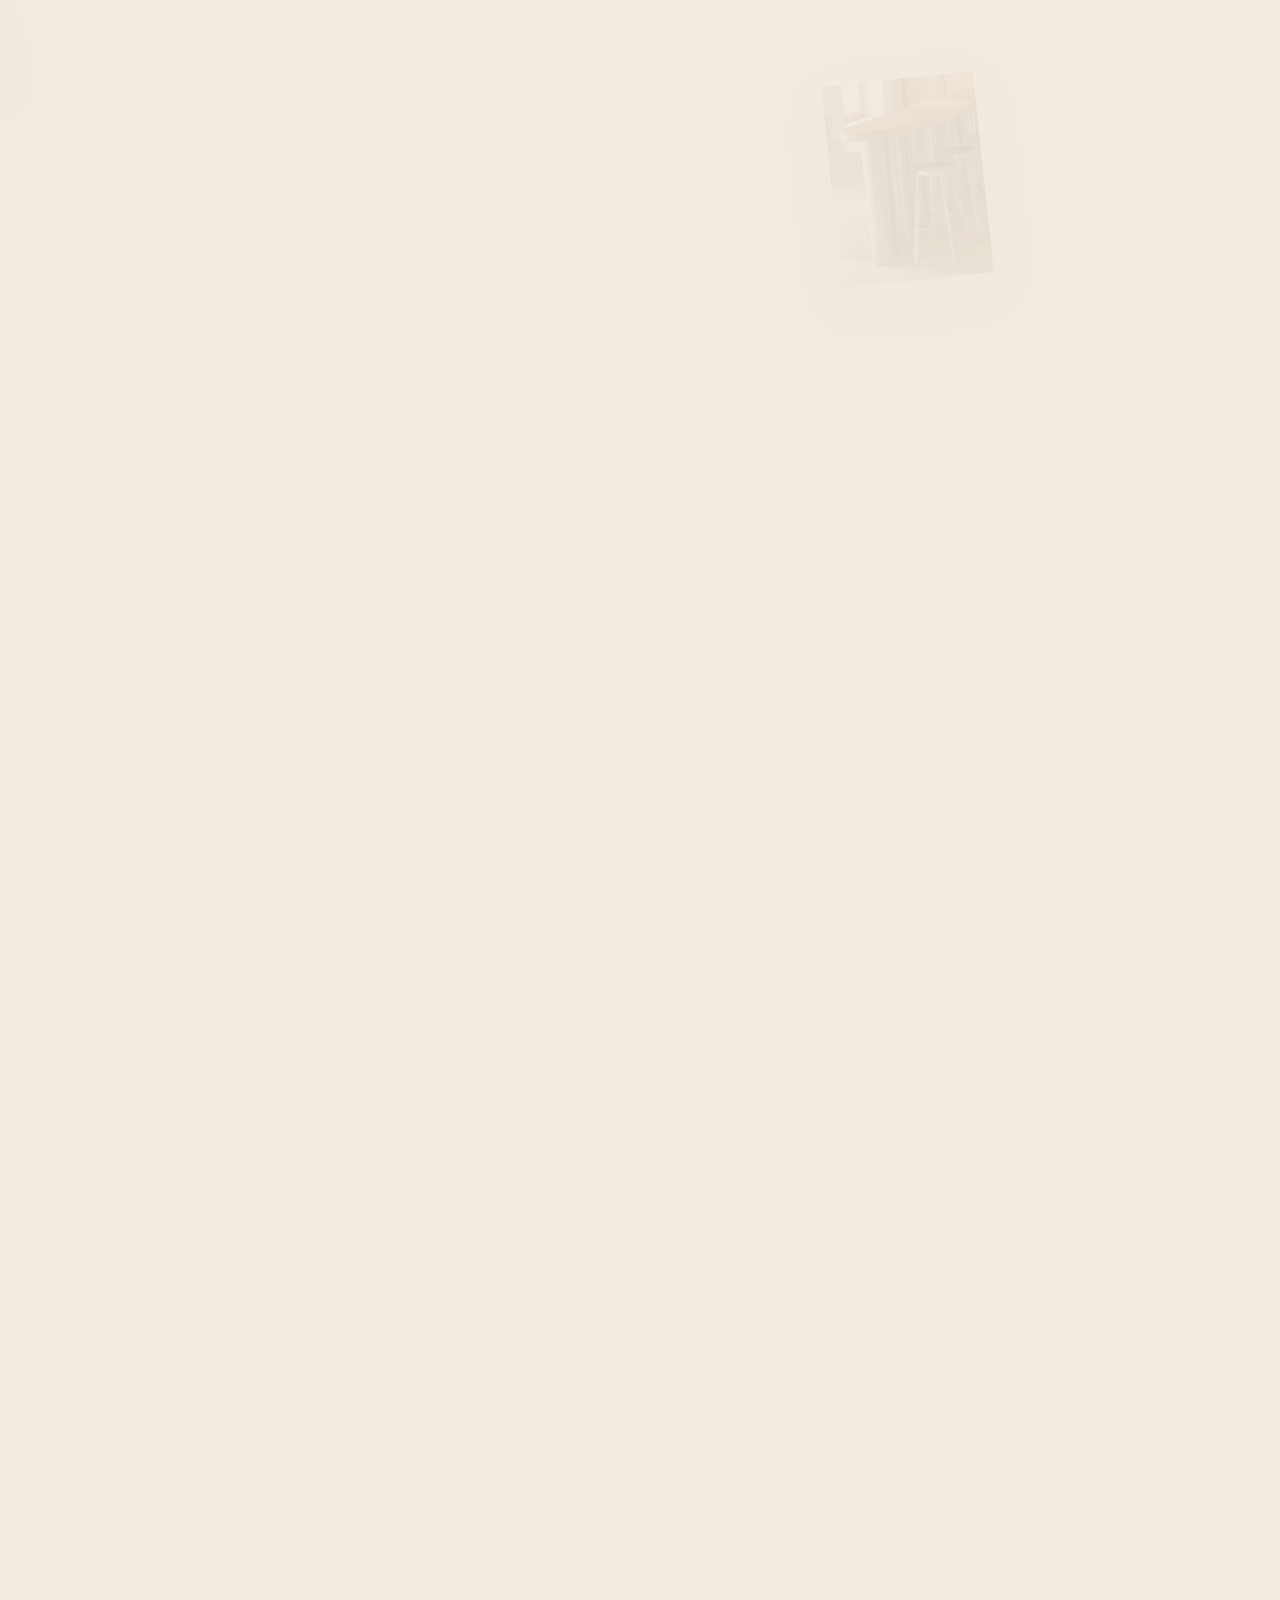
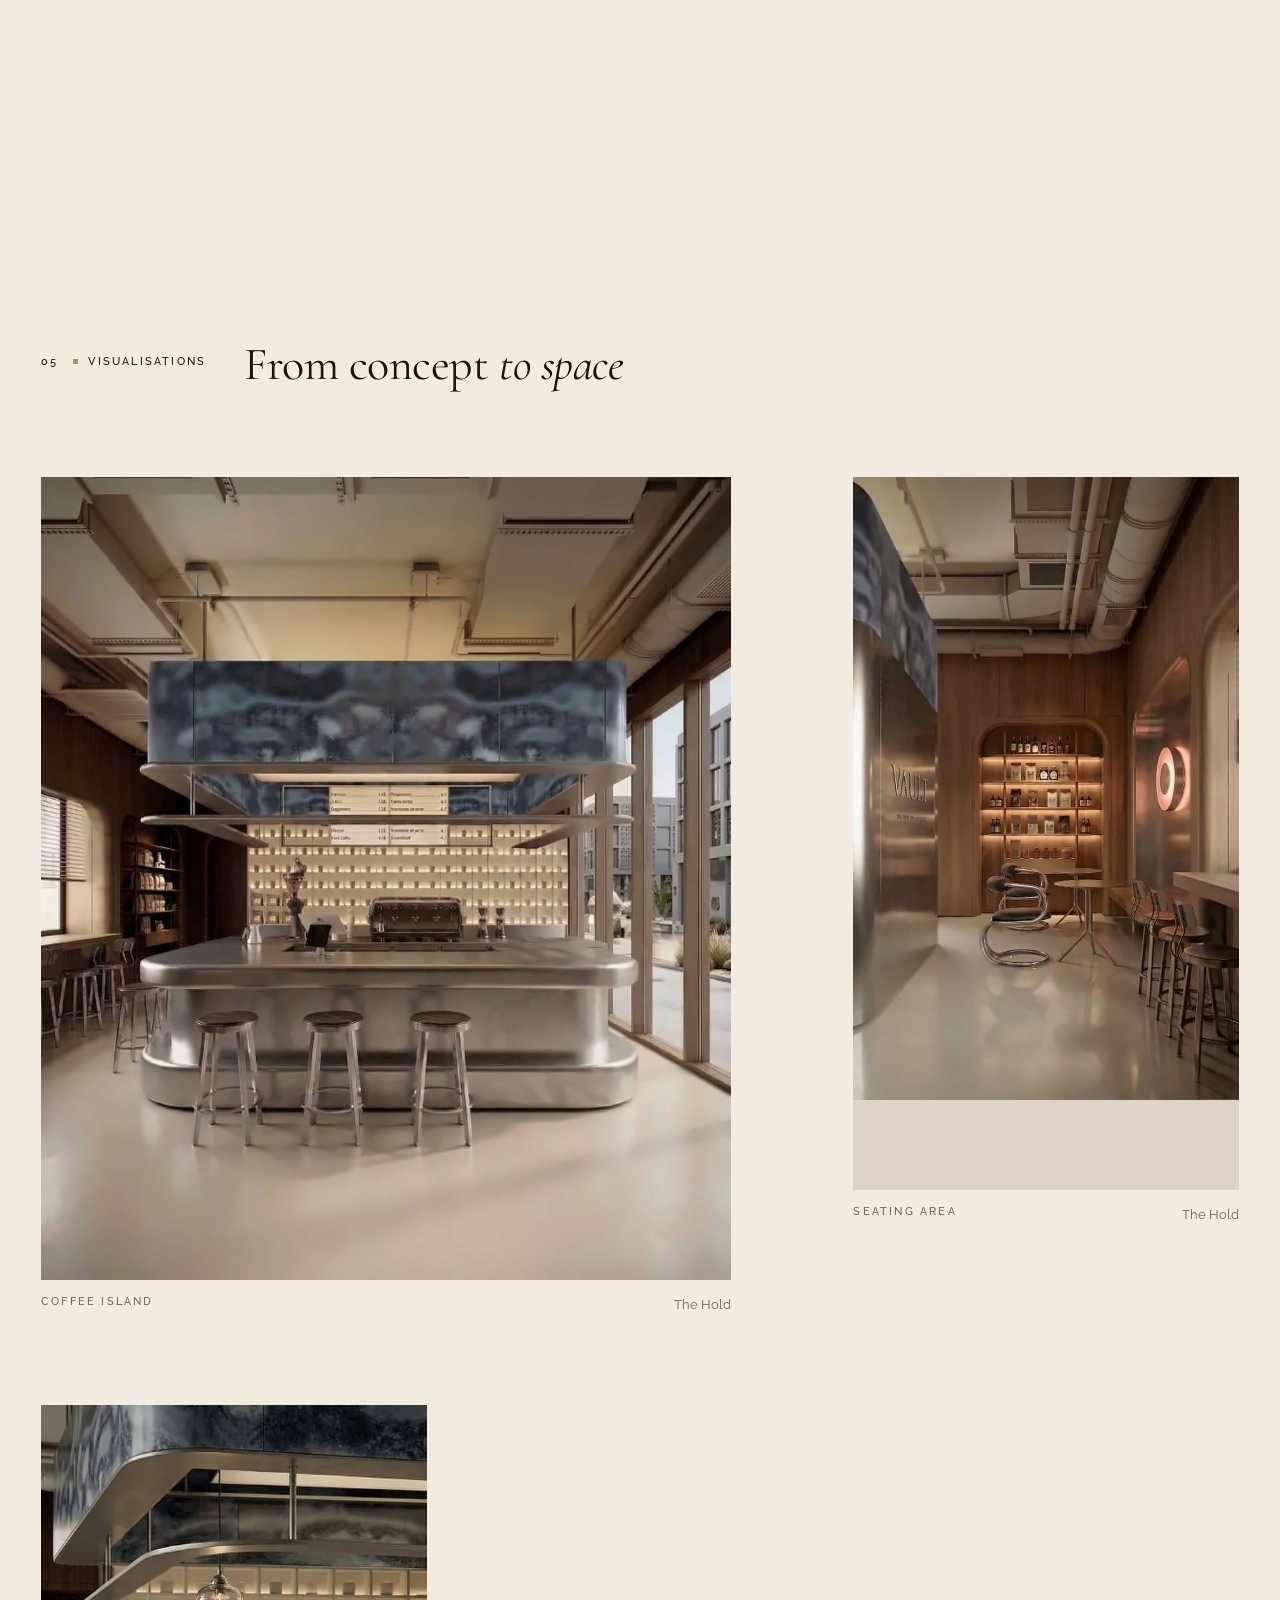
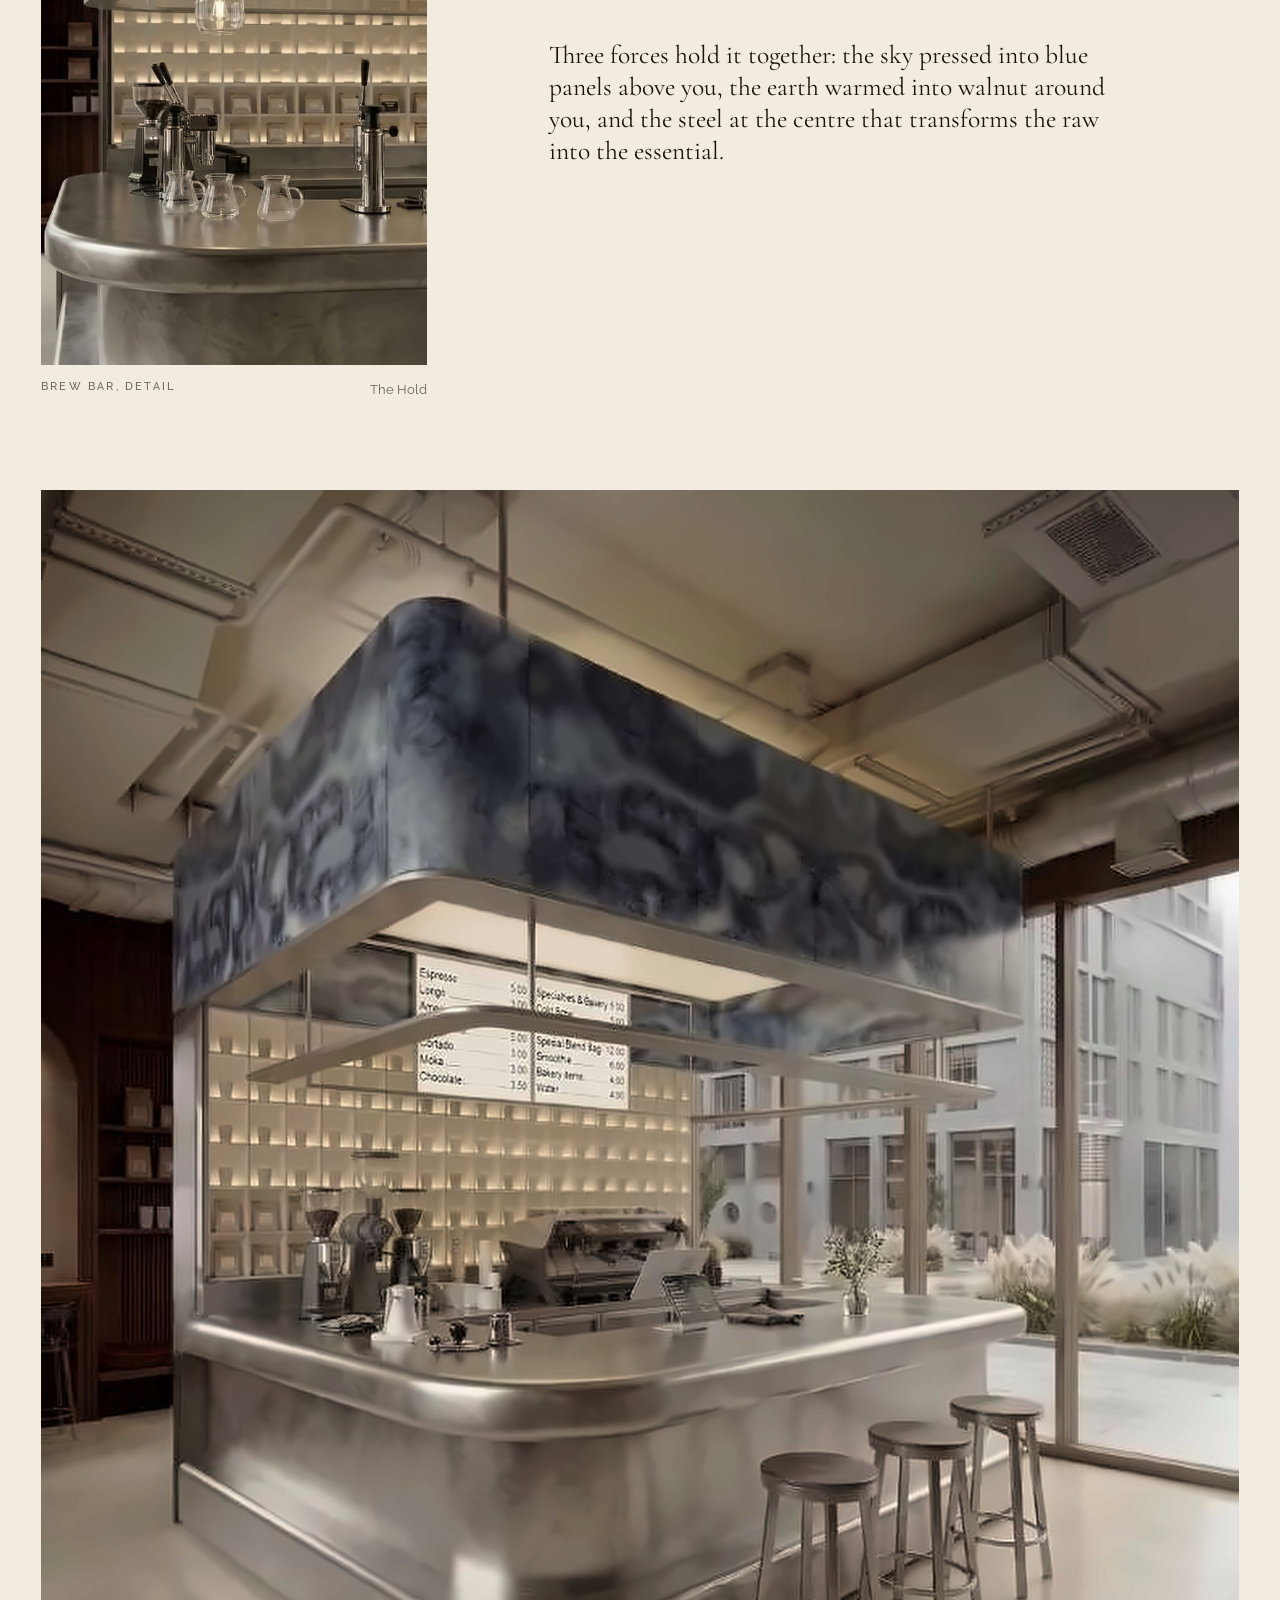
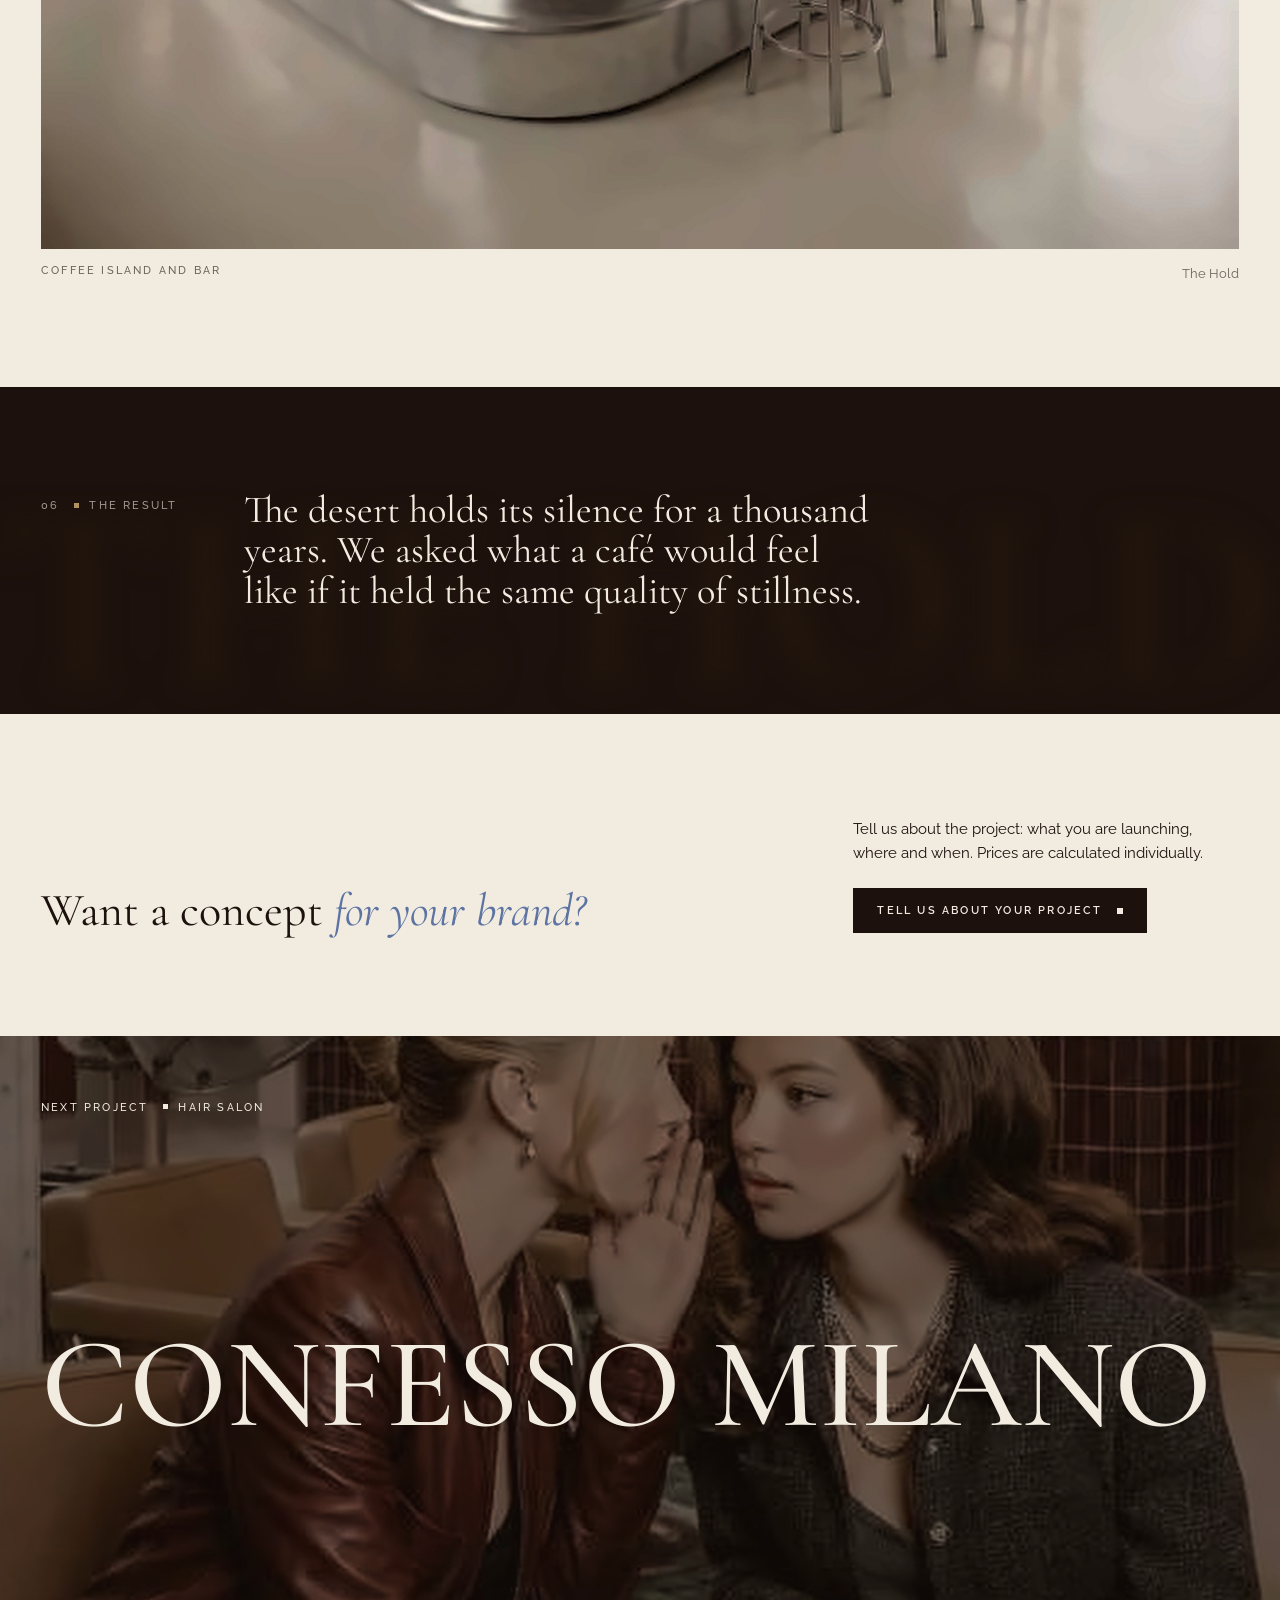
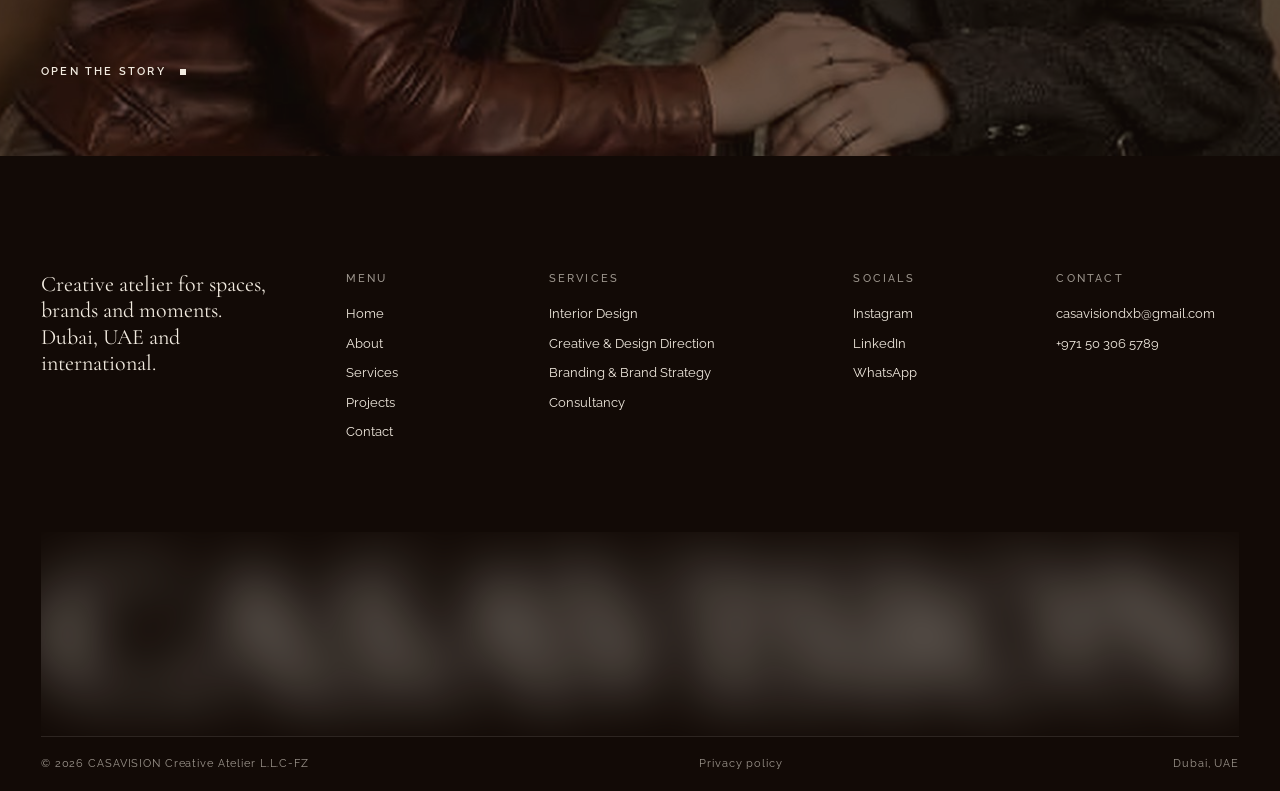
<file: the-hold.html>
<!doctype html>
<html lang="en">
<head>
<meta charset="utf-8">
<meta name="viewport" content="width=device-width, initial-scale=1, viewport-fit=cover">
<title>The Hold · CASAVISION</title>
<meta name="claude:viewport-fit-sides" content="cover">
<meta name="description" content="A specialty coffee space that takes the Arabian desert as its design language. Sky pressed into blue panels, earth warmed into walnut, steel at the centre.">
<link rel="preconnect" href="https://fonts.googleapis.com"><link rel="preconnect" href="https://fonts.gstatic.com" crossorigin><link rel="stylesheet" href="https://fonts.googleapis.com/css2?family=Cormorant+Garamond:ital,wght@0,300;0,400;0,500;0,600;1,300;1,400;1,500&family=Raleway:wght@300;400;500;600&display=swap">
<link rel="stylesheet" href="assets/css/site.css">
<link rel="icon" href="assets/brand/monogram.png">
<style>.pm-item{left:var(--l);top:var(--t);width:var(--w)}.pm-word{left:var(--l);top:var(--t)}@media (max-width:760px){.pm-item{left:var(--ml);top:var(--mt);width:var(--mw)}.pm-word{left:var(--ml);top:var(--mt)}}</style>

</head>
<body>
<div class="preloader" aria-hidden="true">
  <div class="pl-in">
    <span class="pl-word">CASAVISION</span>
    <span class="pl-sub">Creative atelier</span>
  </div>
</div>
<header class="hdr wrap">
  <div class="grid">
    <a class="brand" href="index.html" data-go aria-label="CASAVISION"><span class="mono"></span><span class="logo"></span></a>
    <span class="hdr-loc label">Dubai, UAE</span>
    <a class="hdr-cta label" href="index.html#contact">Tell us about your project</a>
    <a class="hdr-wa label" href="https://wa.me/971503065789" target="_blank" rel="noopener">WhatsApp</a>
    <span class="hdr-lang"><span class="lang label"><a href="the-hold.html" class="is-on" lang="en" data-go>EN</a><a href="ru/the-hold.html" lang="ru" data-go>RU</a></span></span>
    <button class="hdr-menu label" type="button" data-menu-open aria-controls="menu" aria-expanded="false"><span class="burger" aria-hidden="true"><span></span><span></span></span>Menu</button>
  </div>
</header>
<div class="menu" id="menu" aria-hidden="true">
  <div class="menu-panel wrap" role="dialog" aria-modal="true" aria-label="Menu">
    <div class="menu-top grid">
      <a class="brand" href="index.html" data-go aria-label="CASAVISION"><span class="mono"></span><span class="logo"></span></a>
      <span class="menu-lang"><span class="lang label"><a href="the-hold.html" class="is-on" lang="en" data-go>EN</a><a href="ru/the-hold.html" lang="ru" data-go>RU</a></span></span>
      <button class="menu-close label" type="button" data-menu-close>Close <span class="x" aria-hidden="true"></span></button>
    </div>
    <div class="menu-body grid">
      <nav class="menu-nav" aria-label="Main">
      <div class="mn-item" data-cap="CASAVISION, creative atelier"><a class="mn-link" href="index.html" data-go>Home</a><div class="mn-sub"></div></div>
      <div class="mn-item" data-cap="Philosophy and values"><a class="mn-link" href="index.html#about" data-go>About</a><div class="mn-sub"><a href="index.html#approach" data-go>How we work</a><a href="index.html#beliefs" data-go>What we believe in</a></div></div>
      <div class="mn-item" data-cap="Four disciplines, one team"><a class="mn-link" href="index.html#services" data-go>Services</a><div class="mn-sub"><a href="index.html#services" data-go>Interior Design</a><a href="index.html#services" data-go>Creative &amp; Design Direction</a><a href="index.html#services" data-go>Branding &amp; Brand Strategy</a><a href="index.html#services" data-go>Consultancy</a></div></div>
      <div class="mn-item" data-cap="Six stories from the portfolio"><a class="mn-link" href="index.html#projects" data-go>Projects</a><div class="mn-sub"><a href="fragments-de-paris.html" data-go>Fragments de Paris</a><a href="the-hold.html" data-go>The Hold</a><a href="confesso-milano.html" data-go>Confesso Milano</a><a href="velvet-meadow.html" data-go>Velvet Meadow</a><a href="sliceit.html" data-go>SLICEit</a><a href="sensorial-dive.html" data-go>Sensorial Dive</a></div></div>
      <div class="mn-item" data-cap="Tell us about your project"><a class="mn-link" href="index.html#contact" data-go>Contact</a><div class="mn-sub"></div></div>
      </nav>
      <figure class="menu-preview" aria-hidden="true"><img src="assets/img/home/cave.jpg" alt="" class="is-on" loading="lazy"><img src="assets/img/fragments/living.jpg" alt="" loading="lazy"><img src="assets/img/confesso/reception.jpg" alt="" loading="lazy"><img src="assets/img/velvet/long-table.jpg" alt="" loading="lazy"><img src="assets/img/hold/island.jpg" alt="" loading="lazy"><figcaption class="label">CASAVISION, creative atelier</figcaption></figure>
    </div>
    <div class="menu-info grid">
      <div><span class="label">Write to us</span><a href="mailto:casavisiondxb@gmail.com">casavisiondxb@gmail.com</a><span>+971 50 306 5789</span></div>
      <div><span class="label">Socials</span><a href="#">Instagram</a><a href="#">LinkedIn</a><a href="https://wa.me/971503065789" target="_blank" rel="noopener">WhatsApp</a></div>
      <div><span class="label">Studio</span><span>CASAVISION L.L.C-FZ</span><span>Dubai, United Arab Emirates</span></div>
      <div class="mi-cta"><span class="label">New project</span><a class="btn" href="index.html#contact" data-go>Tell us about your project <i></i></a></div>
    </div>
  </div>
</div>

<main id="top">
  <section class="p-hero tone-light" data-tone="light">
    <div class="wrap"><div class="grid">
      <div class="media ph-img" data-r="img"><img src="assets/img/hold/cover.jpg" alt="The Hold"></div>
      <div class="ph-txt">
        <div data-r><a class="more back" href="index.html#projects" data-go><i></i> All projects</a></div>
        <div style="display:grid;gap:28px">
          <span class="label" data-r><span class="mute">02 / 06</span> <span class="sq gold"></span>Specialty coffee shop</span>
          <h1 class="ph-title" data-r style="--d:.1s">The Hold</h1>
          <p class="ph-quote" data-r style="--d:.2s">“Where the desert taught us to be still and the coffee gave us a reason to stay.”</p>
        </div>
        <div class="ph-meta" data-r style="--d:.3s">
          <div><span class="label">Project</span><span>Specialty coffee shop</span></div>
          <div><span class="label">Location</span><span>Dubai</span></div>
          <div><span class="label">Scope</span><span>Concept, interior design</span></div>
          <div><span class="label">Concept words</span><span class="it">stillness, desert, spirit, oasis</span></div>
        </div>
      </div>
    </div></div>
  </section>

  <section class="p-story tone-dark" data-tone="dark">
    <div class="wrap"><div class="grid ps">
      <div class="ps-block"><span class="label" data-r>01 <span class="sq gold"></span>The brief</span><p data-haze>A conceptual proposal for a specialty coffee space in Dubai, developed as an independent design study. The Hold takes the Arabian desert as its primary design language, as philosophy rather than reference.</p></div>
      <div class="ps-block"><span class="label" data-r style="--d:.15s">02 <span class="sq gold"></span>The idea</span><p data-haze>The patience of the Arabian desert meets the precision of craft. A café designed around one radical idea: in Dubai, stillness is the greatest luxury of all.</p></div>
    </div></div>
  </section>

  <section class="p-words tone-dark" data-tone="dark" aria-label="Concept words">
    <div class="pw-stage">
      <div class="media pw-img"><img src="assets/img/hold/seating.jpg" alt="" loading="lazy"></div>
      <div class="pw-word">stillness</div><div class="pw-word">desert</div><div class="pw-word">spirit</div><div class="pw-word">oasis</div>
      <span class="pw-count label">1 / 4</span>
      <span class="pw-hint label mute">03 <span class="sq gold"></span>Concept words</span>
    </div>
  </section>

  <section class="p-mood tone-light" data-tone="light" aria-label="Moodboard">
    <div class="pm-stage">
      <div class="pm-head wrap"><div class="grid"><span class="label">04 <span class="sq gold"></span>Moodboard</span><p>Sand in motion, mirrored steel, walnut, a single blue sky. The board collects the textures of waiting and the ritual of a slow cup.</p></div></div>
      <div class="pm-board">
        <figure class="pm-item " style="--l:0%;--t:6%;--w:15%;--ml:0%;--mt:2%;--mw:34%;z-index:1"><img src="assets/img/hold/m6.jpg" alt="" loading="lazy"></figure>
        <figure class="pm-item " style="--l:17%;--t:0%;--w:18%;--ml:33%;--mt:6%;--mw:32%;z-index:2"><img src="assets/img/hold/m2.jpg" alt="" loading="lazy"></figure>
        <figure class="pm-item cut" style="--l:37%;--t:10%;--w:17%;--ml:66%;--mt:0%;--mw:34%;z-index:3"><img src="assets/img/hold/m9.png" alt="" loading="lazy"></figure>
        <figure class="pm-item mult" style="--l:56%;--t:0%;--w:15%;--ml:2%;--mt:33%;--mw:32%;z-index:1"><img src="assets/img/hold/m1.jpg" alt="" loading="lazy"></figure>
        <figure class="pm-item " style="--l:73%;--t:4%;--w:19%;--ml:35%;--mt:30%;--mw:32%;z-index:2"><img src="assets/img/hold/m5.jpg" alt="" loading="lazy"></figure>
        <figure class="pm-item " style="--l:3%;--t:50%;--w:17%;--ml:68%;--mt:34%;--mw:32%;z-index:3"><img src="assets/img/hold/m3.jpg" alt="" loading="lazy"></figure>
        <figure class="pm-item " style="--l:23%;--t:44%;--w:19%;--ml:0%;--mt:64%;--mw:34%;z-index:1"><img src="assets/img/hold/m4.jpg" alt="" loading="lazy"></figure>
        <figure class="pm-item " style="--l:45%;--t:52%;--w:16%;--ml:34%;--mt:62%;--mw:32%;z-index:2"><img src="assets/img/hold/m8.jpg" alt="" loading="lazy"></figure>
        <span class="pm-word" style="--l:18%;--t:-9%;--ml:34%;--mt:-6%">stillness</span>
        <span class="pm-word" style="--l:79%;--t:41%;--ml:66%;--mt:56%">desert</span>
        <span class="pm-word" style="--l:2%;--t:42%;--ml:0%;--mt:28%">spirit</span>
        <span class="pm-word" style="--l:47%;--t:95%;--ml:36%;--mt:96%">oasis</span>
      </div>
    </div>
  </section>

  <section class="p-gallery tone-light" data-tone="light">
    <div class="wrap">
      <div class="grid sec-head" style="margin-bottom:clamp(56px,7vw,110px)"><span class="label" data-r>05 <span class="sq gold"></span>Visualisations</span><h2 data-r style="--d:.1s">From concept <em>to space</em></h2></div>
      <div class="grid pg">
        <figure class="pg-item w-left"><div class="media" data-r="img"><img src="assets/img/hold/island.jpg" alt="The Hold: Coffee island" loading="lazy"></div><figcaption><span class="label">Coffee island</span><span class="mute">The Hold</span></figcaption></figure>
        <figure class="pg-item w-small-r"><div class="media" data-r="img"><img src="assets/img/hold/seating.jpg" alt="The Hold: Seating area" loading="lazy"></div><figcaption><span class="label">Seating area</span><span class="mute">The Hold</span></figcaption></figure>
        <figure class="pg-item w-small-l"><div class="media" data-r="img"><img src="assets/img/hold/bar-detail.jpg" alt="The Hold: Brew bar, detail" loading="lazy"></div><figcaption><span class="label">Brew bar, detail</span><span class="mute">The Hold</span></figcaption></figure>
        <p class="pg-note" data-haze>Three forces hold it together: the sky pressed into blue panels above you, the earth warmed into walnut around you, and the steel at the centre that transforms the raw into the essential.</p>
        <figure class="pg-item w-full"><div class="media" data-r="img"><img src="assets/img/hold/bar.jpg" alt="The Hold: Coffee island and bar" loading="lazy"></div><figcaption><span class="label">Coffee island and bar</span><span class="mute">The Hold</span></figcaption></figure>
      </div>
    </div>
  </section>

  <section class="p-result tone-dark" data-tone="dark">
    <div class="blurmark" aria-hidden="true" data-fit="1" data-par="-0.3">THE HOLD</div>
    <div class="wrap"><div class="grid"><span class="label">06 <span class="sq gold"></span>The result</span><blockquote data-haze>The desert holds its silence for a thousand years. We asked what a café would feel like if it held the same quality of stillness.</blockquote></div></div>
  </section>

  <section class="p-cta tone-light" data-tone="light">
    <div class="wrap"><div class="grid">
      <h2 data-r>Want a concept <em>for your brand?</em></h2>
      <div class="pc-side" data-r style="--d:.15s"><p>Tell us about the project: what you are launching, where and when. Prices are calculated individually.</p><div><a class="btn solid" href="index.html#contact" data-go>Tell us about your project <i></i></a></div></div>
    </div></div>
  </section>

  <a class="p-next" href="confesso-milano.html" data-go data-tone="dark">
    <img src="assets/img/confesso/cover.jpg" alt="" loading="lazy">
    <span class="pn-in wrap"><span class="label">Next project <span class="sq"></span>Hair salon</span><span class="pn-title">Confesso Milano</span><span><span class="more">Open the story <i></i></span></span></span>
  </a>
</main>
<footer class="ftr tone-ink" data-tone="dark">
  <div class="wrap">
    <div class="grid ftr-cols">
      <div class="fc-1"><p>Creative atelier for spaces, brands and moments. Dubai, UAE and international.</p></div>
      <div class="fc-2"><span class="label">Menu</span><a href="index.html" data-go>Home</a><a href="index.html#about" data-go>About</a><a href="index.html#services" data-go>Services</a><a href="index.html#projects" data-go>Projects</a><a href="index.html#contact" data-go>Contact</a></div>
      <div class="fc-3"><span class="label">Services</span><a href="index.html#services" data-go>Interior Design</a><a href="index.html#services" data-go>Creative &amp; Design Direction</a><a href="index.html#services" data-go>Branding &amp; Brand Strategy</a><a href="index.html#services" data-go>Consultancy</a></div>
      <div class="fc-4"><span class="label">Socials</span><a href="#">Instagram</a><a href="#">LinkedIn</a><a href="https://wa.me/971503065789" target="_blank" rel="noopener">WhatsApp</a></div>
      <div class="fc-5"><span class="label">Contact</span><a href="mailto:casavisiondxb@gmail.com">casavisiondxb@gmail.com</a><span>+971 50 306 5789</span></div>
    </div>
    <div class="ftr-mark" aria-hidden="true"><div class="blurmark" data-fit="1" data-focus="0.16" data-focus-min="0.035">CASAVISION</div></div>
    <div class="ftr-base"><span>© <span data-year>2026</span> CASAVISION Creative Atelier L.L.C-FZ</span><a href="#">Privacy policy</a><span>Dubai, UAE</span></div>
  </div>
</footer>
<button class="totop" type="button" aria-label="Back to top"><svg viewBox="0 0 54 54" aria-hidden="true"><circle class="tt-track" cx="27" cy="27" r="26"></circle><circle class="tt-bar" cx="27" cy="27" r="26"></circle></svg><i></i></button>
<script src="assets/js/site.js"></script>
</body>
</html>
</file>
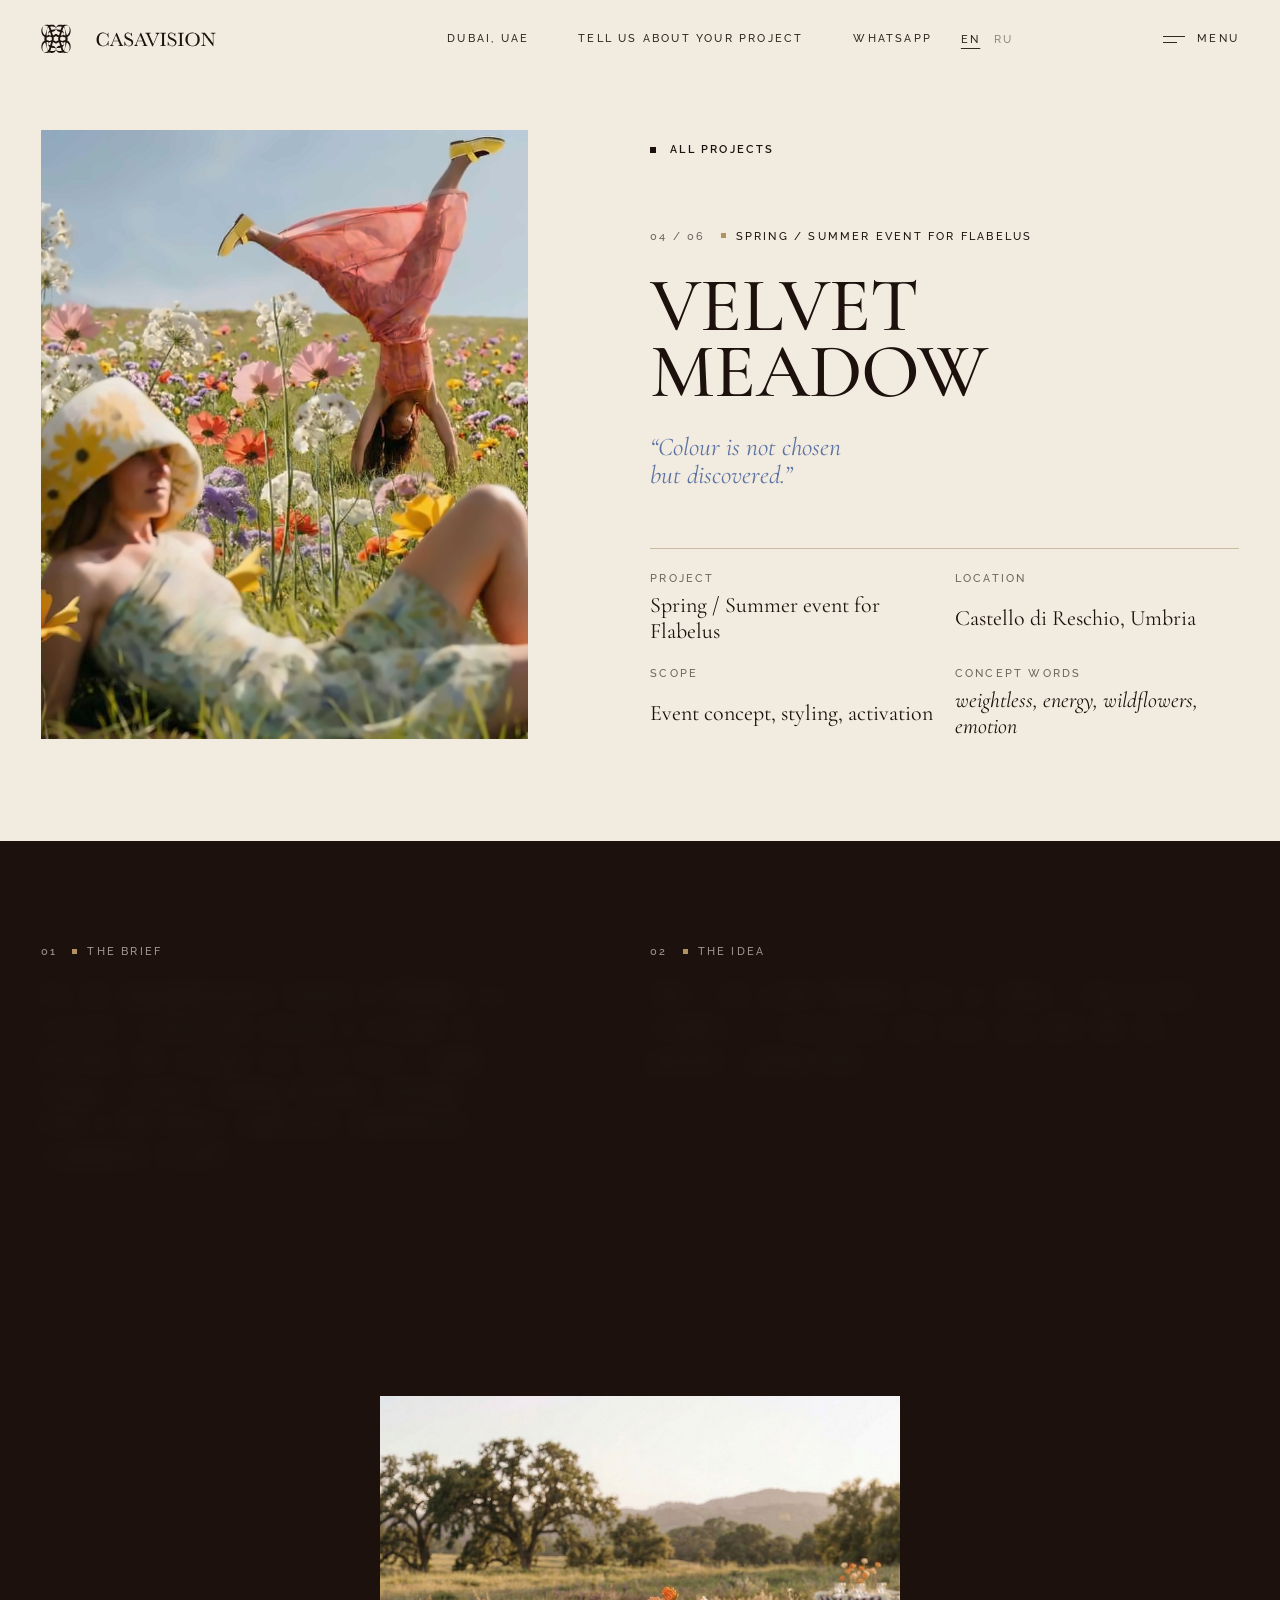
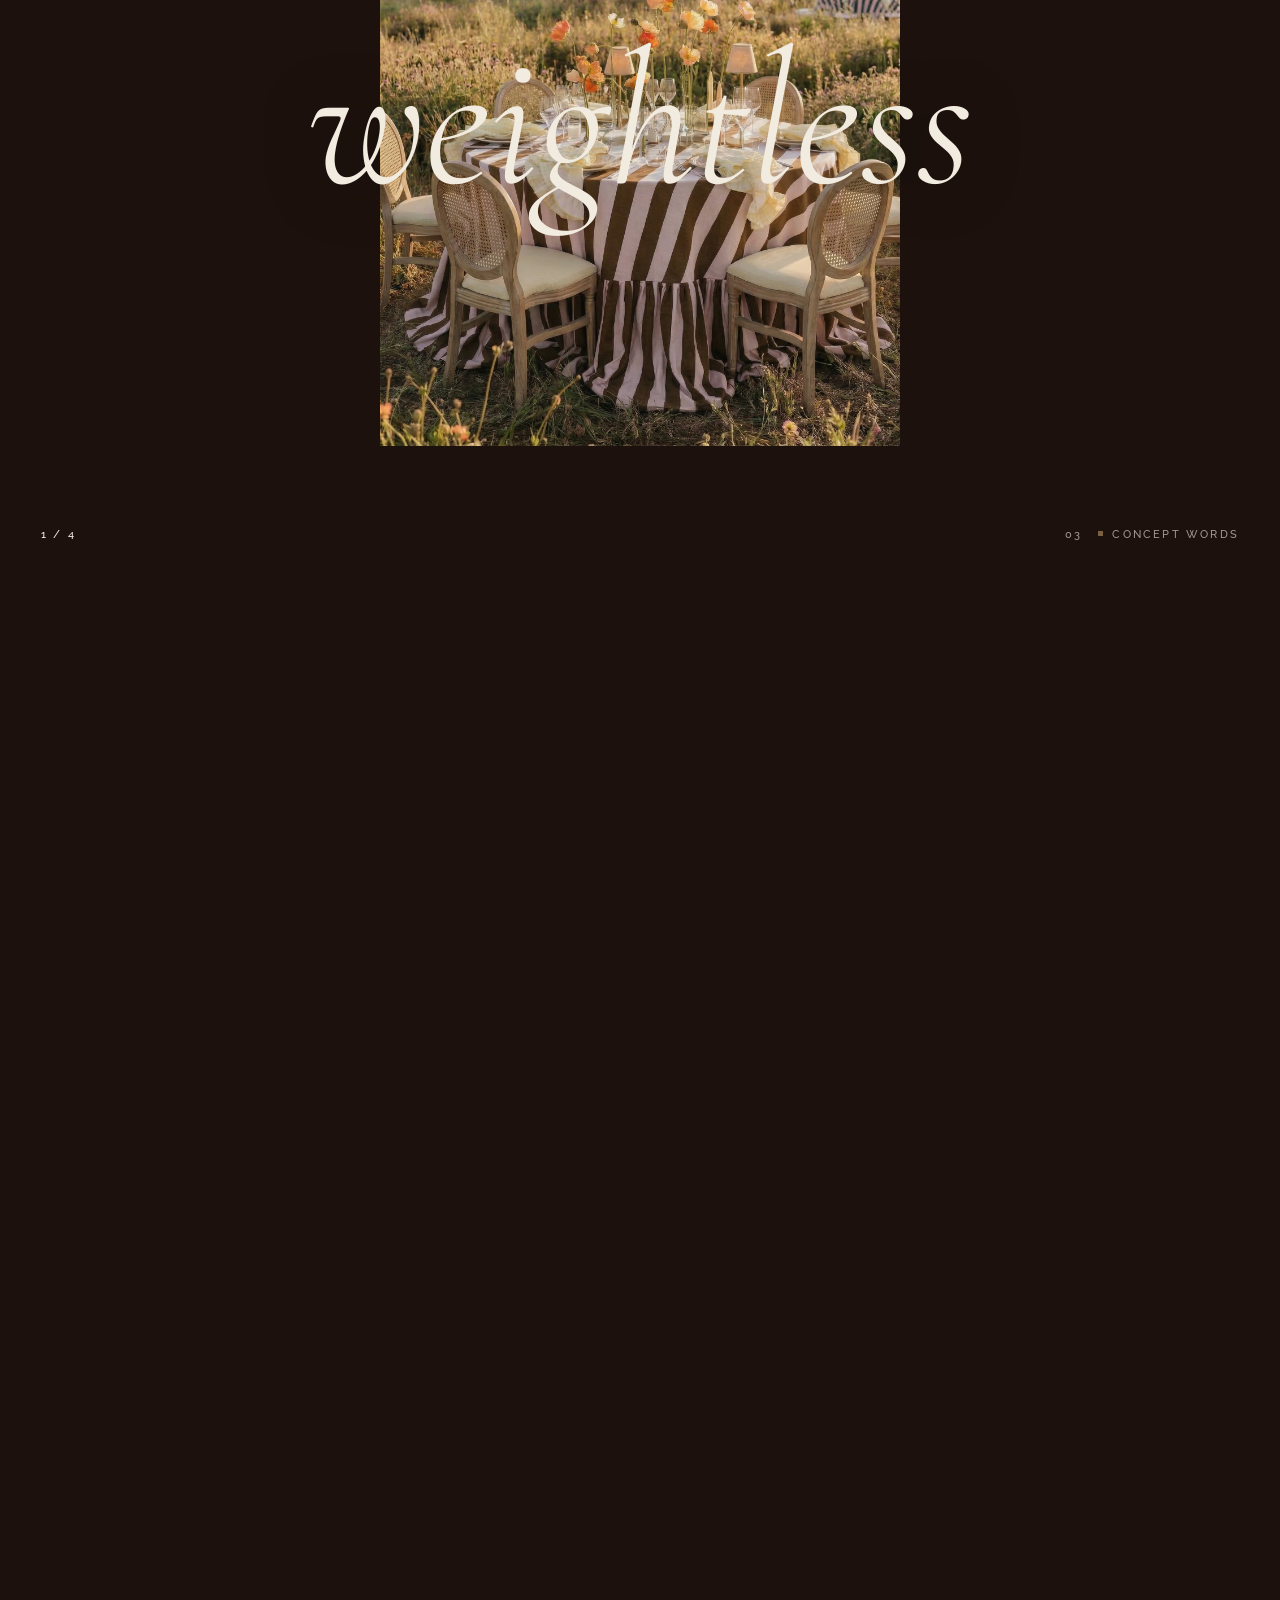
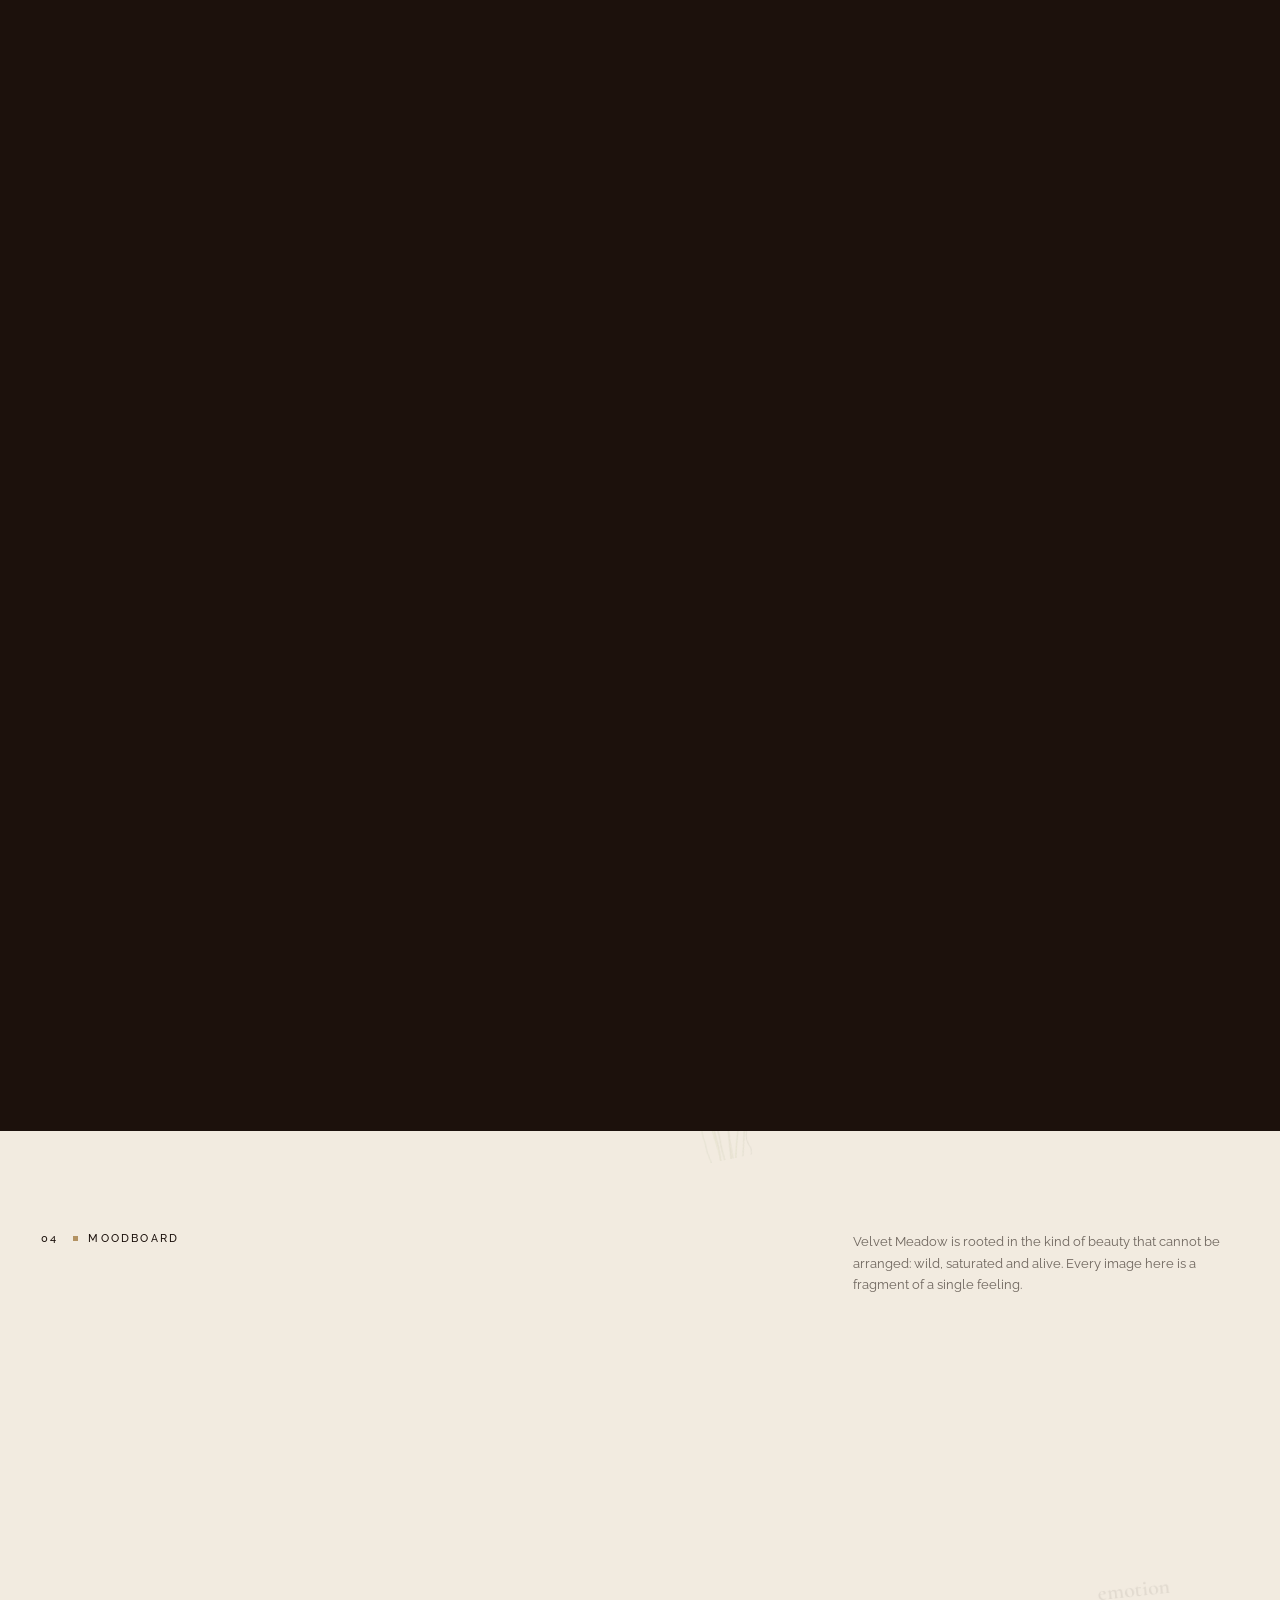
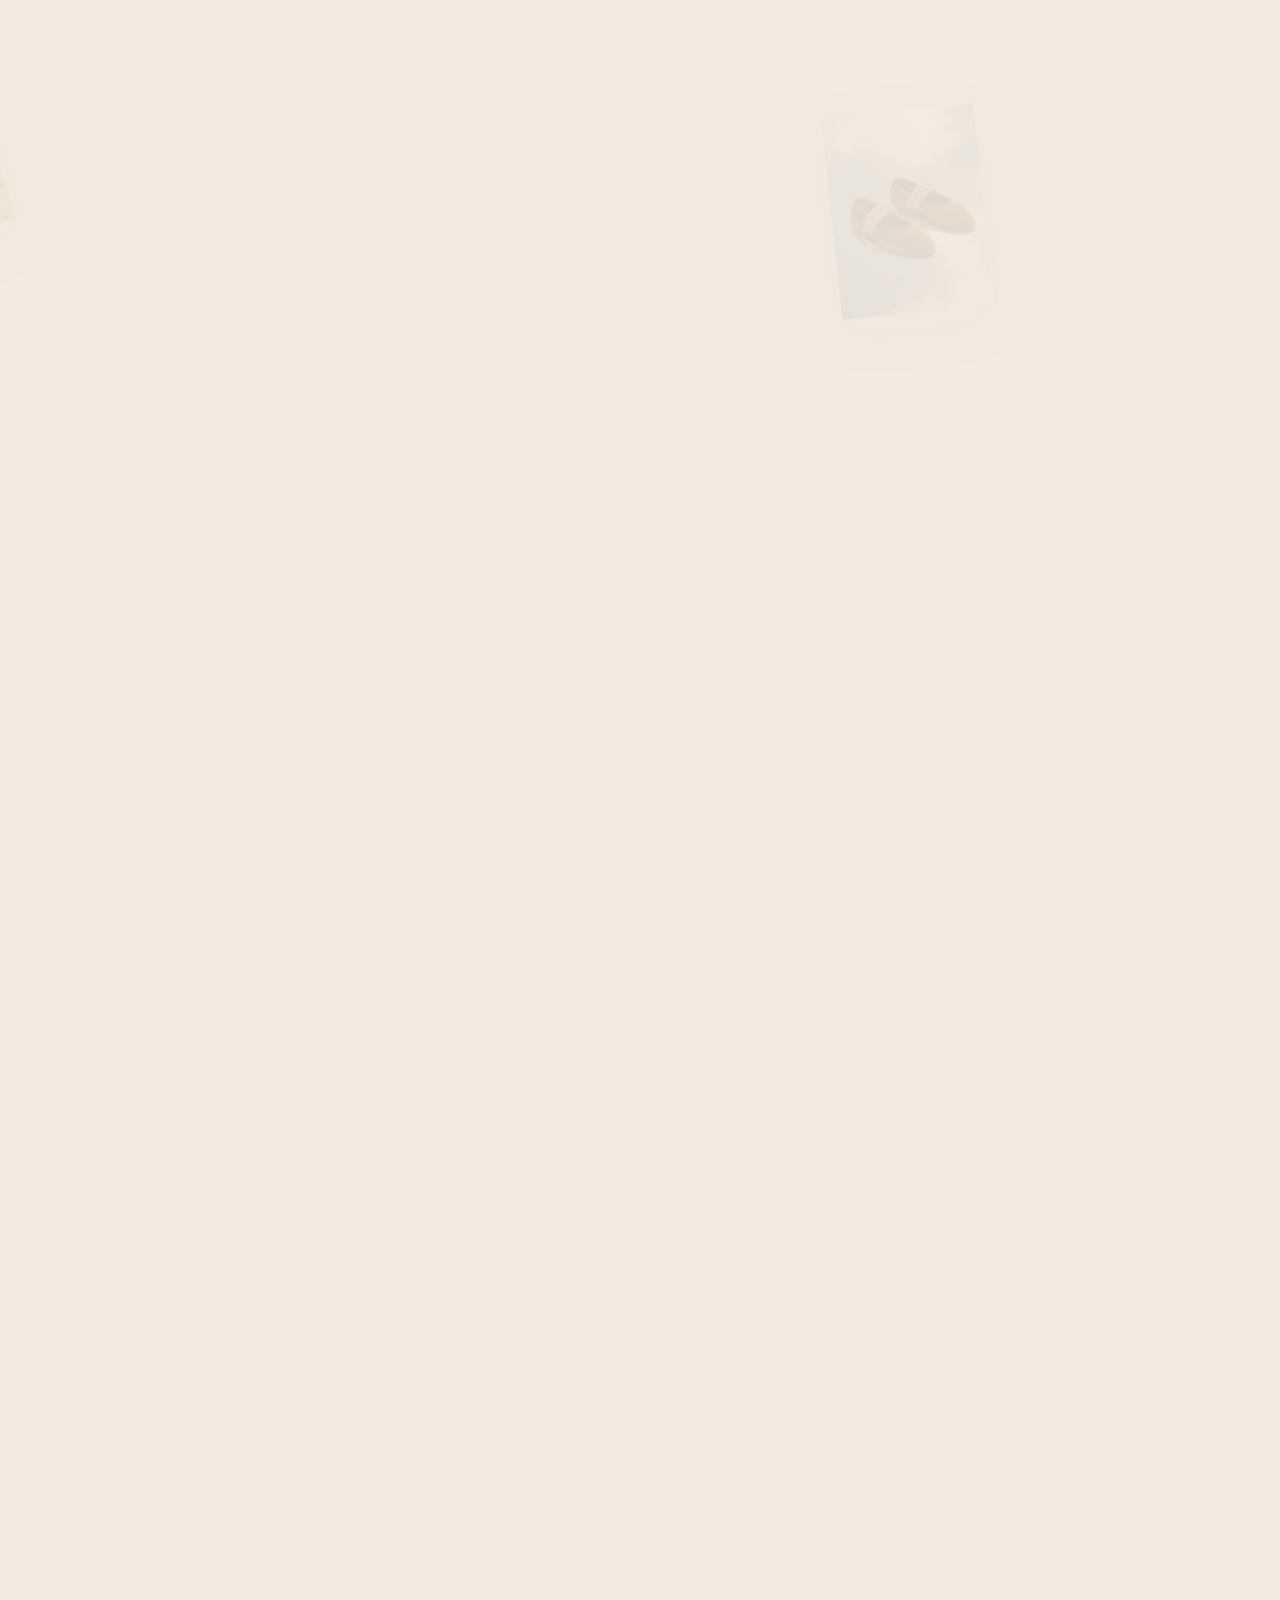
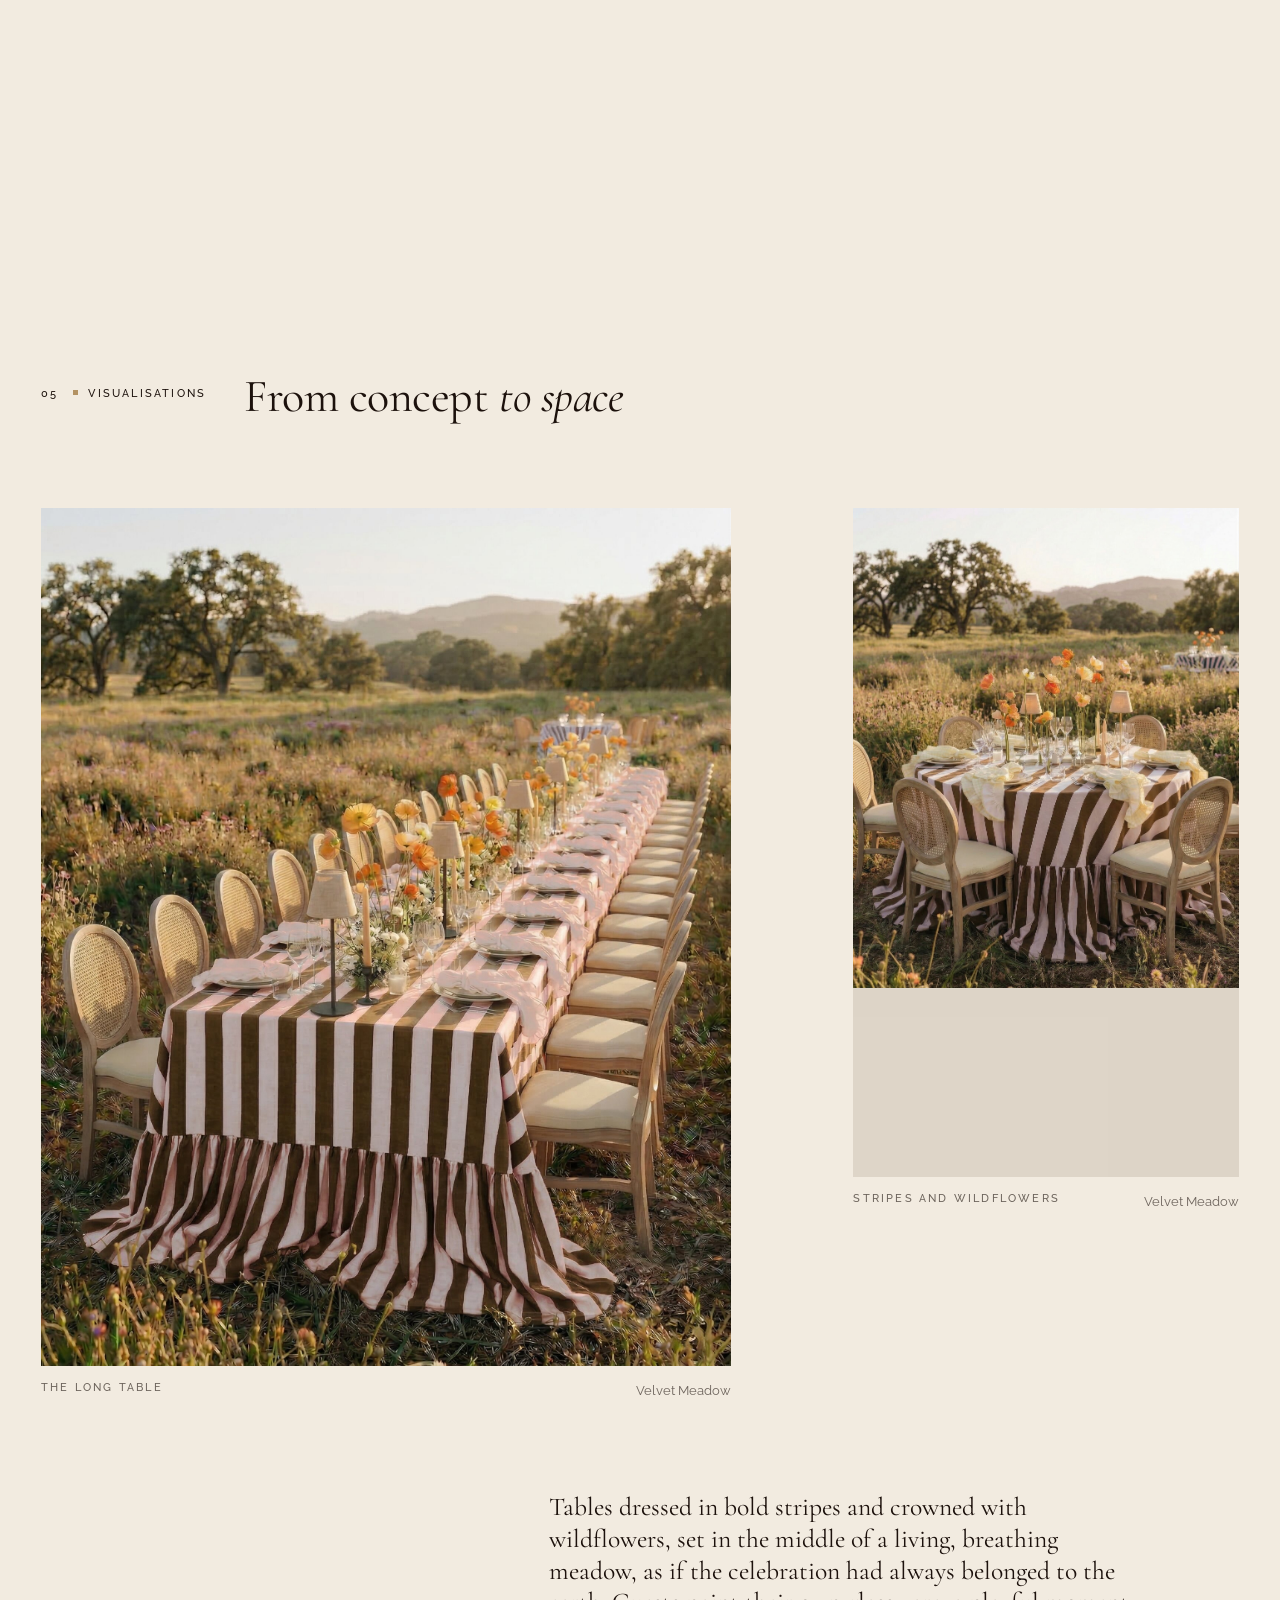
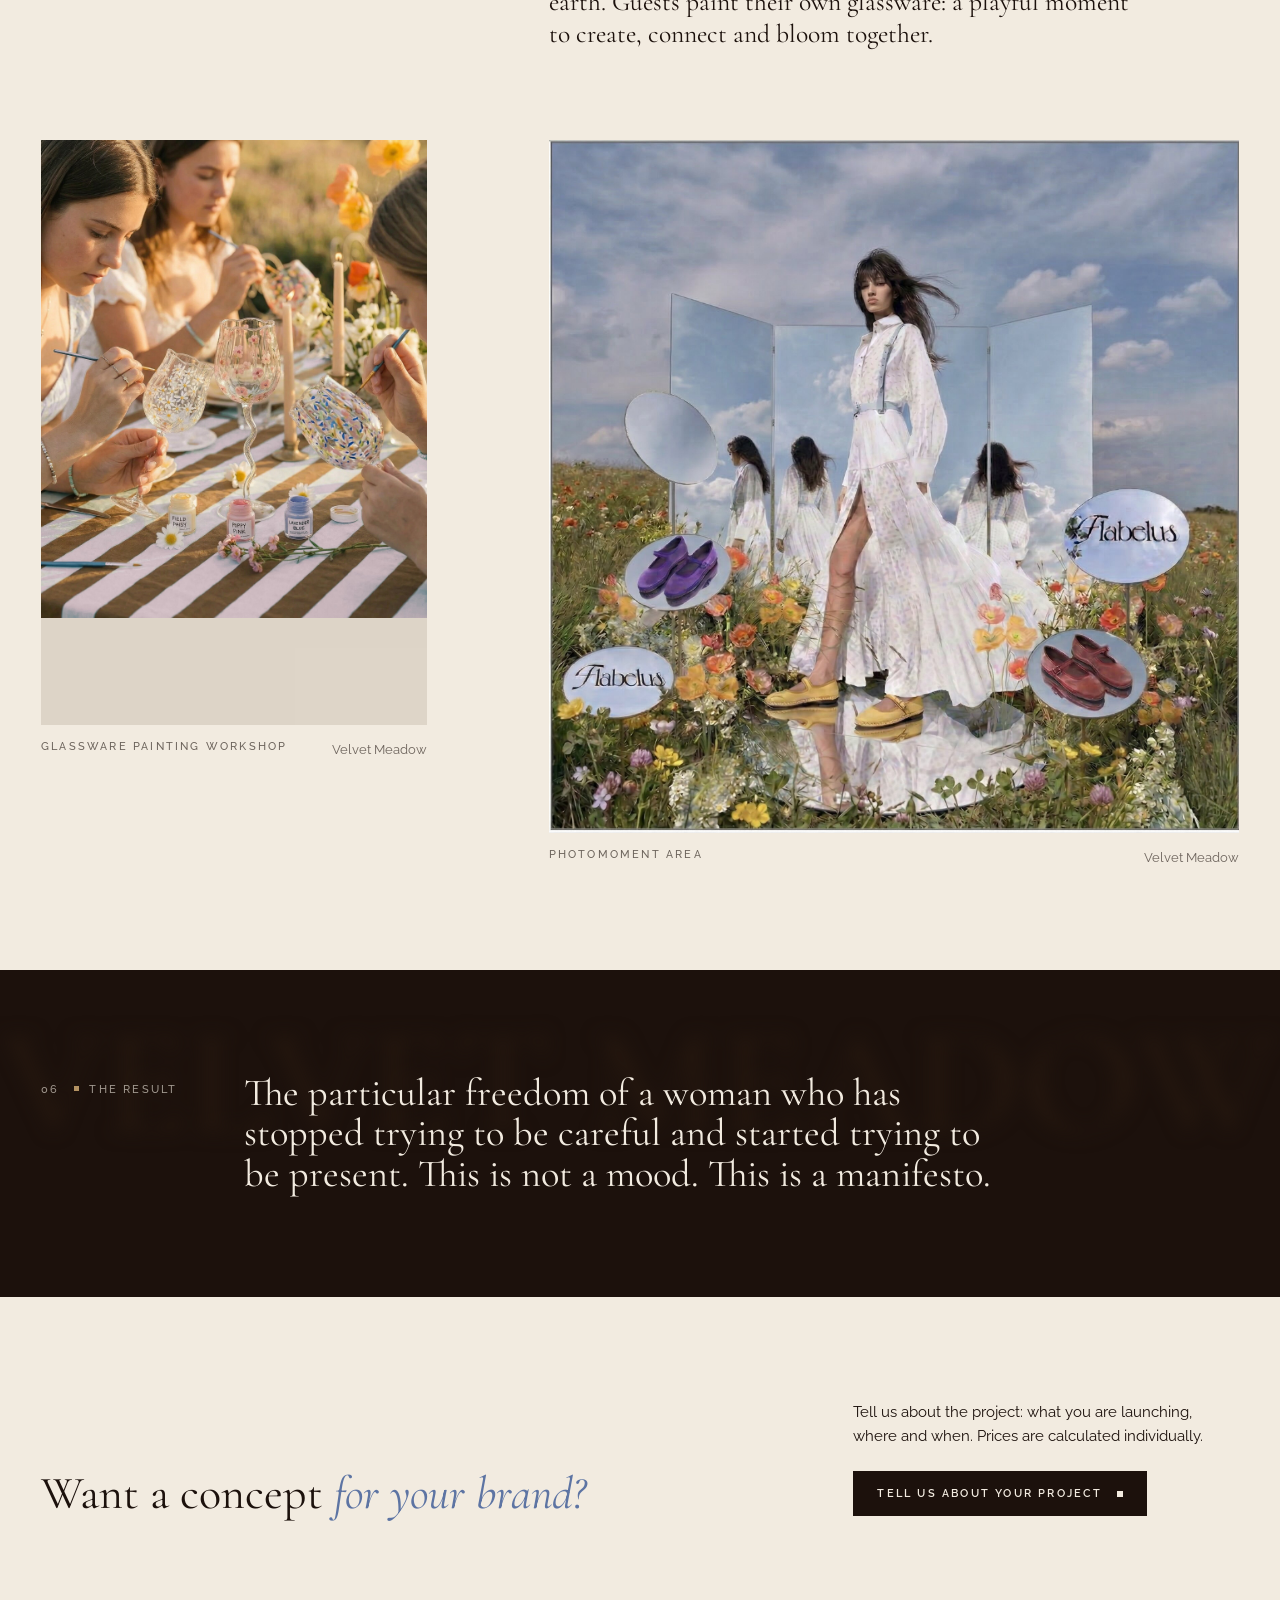
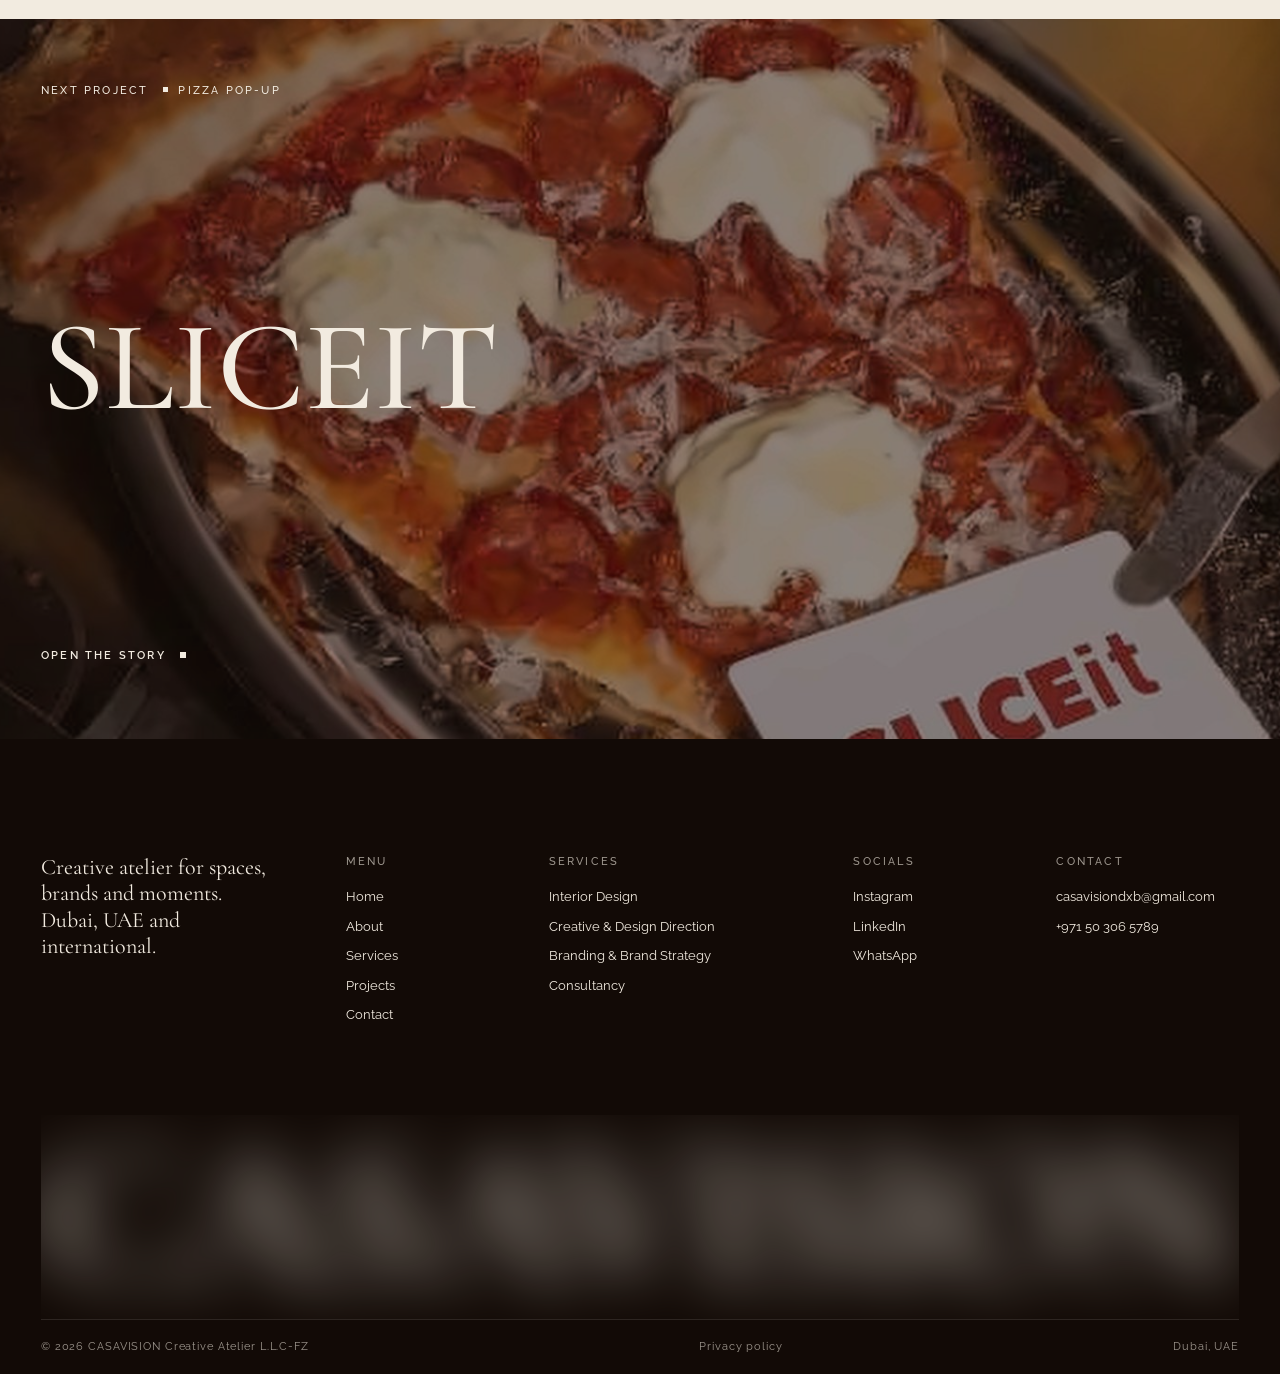
<file: velvet-meadow.html>
<!doctype html>
<html lang="en">
<head>
<meta charset="utf-8">
<meta name="viewport" content="width=device-width, initial-scale=1, viewport-fit=cover">
<title>Velvet Meadow · CASAVISION</title>
<meta name="claude:viewport-fit-sides" content="cover">
<meta name="description" content="A countryside brunch for the Spring/Summer launch of Flabelus, born from one image: a woman walking barefoot through a field in full bloom.">
<link rel="preconnect" href="https://fonts.googleapis.com"><link rel="preconnect" href="https://fonts.gstatic.com" crossorigin><link rel="stylesheet" href="https://fonts.googleapis.com/css2?family=Cormorant+Garamond:ital,wght@0,300;0,400;0,500;0,600;1,300;1,400;1,500&family=Raleway:wght@300;400;500;600&display=swap">
<link rel="stylesheet" href="assets/css/site.css">
<link rel="icon" href="assets/brand/monogram.png">
<style>.pm-item{left:var(--l);top:var(--t);width:var(--w)}.pm-word{left:var(--l);top:var(--t)}@media (max-width:760px){.pm-item{left:var(--ml);top:var(--mt);width:var(--mw)}.pm-word{left:var(--ml);top:var(--mt)}}</style>

</head>
<body>
<div class="preloader" aria-hidden="true">
  <div class="pl-in">
    <span class="pl-word">CASAVISION</span>
    <span class="pl-sub">Creative atelier</span>
  </div>
</div>
<header class="hdr wrap">
  <div class="grid">
    <a class="brand" href="index.html" data-go aria-label="CASAVISION"><span class="mono"></span><span class="logo"></span></a>
    <span class="hdr-loc label">Dubai, UAE</span>
    <a class="hdr-cta label" href="index.html#contact">Tell us about your project</a>
    <a class="hdr-wa label" href="https://wa.me/971503065789" target="_blank" rel="noopener">WhatsApp</a>
    <span class="hdr-lang"><span class="lang label"><a href="velvet-meadow.html" class="is-on" lang="en" data-go>EN</a><a href="ru/velvet-meadow.html" lang="ru" data-go>RU</a></span></span>
    <button class="hdr-menu label" type="button" data-menu-open aria-controls="menu" aria-expanded="false"><span class="burger" aria-hidden="true"><span></span><span></span></span>Menu</button>
  </div>
</header>
<div class="menu" id="menu" aria-hidden="true">
  <div class="menu-panel wrap" role="dialog" aria-modal="true" aria-label="Menu">
    <div class="menu-top grid">
      <a class="brand" href="index.html" data-go aria-label="CASAVISION"><span class="mono"></span><span class="logo"></span></a>
      <span class="menu-lang"><span class="lang label"><a href="velvet-meadow.html" class="is-on" lang="en" data-go>EN</a><a href="ru/velvet-meadow.html" lang="ru" data-go>RU</a></span></span>
      <button class="menu-close label" type="button" data-menu-close>Close <span class="x" aria-hidden="true"></span></button>
    </div>
    <div class="menu-body grid">
      <nav class="menu-nav" aria-label="Main">
      <div class="mn-item" data-cap="CASAVISION, creative atelier"><a class="mn-link" href="index.html" data-go>Home</a><div class="mn-sub"></div></div>
      <div class="mn-item" data-cap="Philosophy and values"><a class="mn-link" href="index.html#about" data-go>About</a><div class="mn-sub"><a href="index.html#approach" data-go>How we work</a><a href="index.html#beliefs" data-go>What we believe in</a></div></div>
      <div class="mn-item" data-cap="Four disciplines, one team"><a class="mn-link" href="index.html#services" data-go>Services</a><div class="mn-sub"><a href="index.html#services" data-go>Interior Design</a><a href="index.html#services" data-go>Creative &amp; Design Direction</a><a href="index.html#services" data-go>Branding &amp; Brand Strategy</a><a href="index.html#services" data-go>Consultancy</a></div></div>
      <div class="mn-item" data-cap="Six stories from the portfolio"><a class="mn-link" href="index.html#projects" data-go>Projects</a><div class="mn-sub"><a href="fragments-de-paris.html" data-go>Fragments de Paris</a><a href="the-hold.html" data-go>The Hold</a><a href="confesso-milano.html" data-go>Confesso Milano</a><a href="velvet-meadow.html" data-go>Velvet Meadow</a><a href="sliceit.html" data-go>SLICEit</a><a href="sensorial-dive.html" data-go>Sensorial Dive</a></div></div>
      <div class="mn-item" data-cap="Tell us about your project"><a class="mn-link" href="index.html#contact" data-go>Contact</a><div class="mn-sub"></div></div>
      </nav>
      <figure class="menu-preview" aria-hidden="true"><img src="assets/img/home/cave.jpg" alt="" class="is-on" loading="lazy"><img src="assets/img/fragments/living.jpg" alt="" loading="lazy"><img src="assets/img/confesso/reception.jpg" alt="" loading="lazy"><img src="assets/img/velvet/long-table.jpg" alt="" loading="lazy"><img src="assets/img/hold/island.jpg" alt="" loading="lazy"><figcaption class="label">CASAVISION, creative atelier</figcaption></figure>
    </div>
    <div class="menu-info grid">
      <div><span class="label">Write to us</span><a href="mailto:casavisiondxb@gmail.com">casavisiondxb@gmail.com</a><span>+971 50 306 5789</span></div>
      <div><span class="label">Socials</span><a href="#">Instagram</a><a href="#">LinkedIn</a><a href="https://wa.me/971503065789" target="_blank" rel="noopener">WhatsApp</a></div>
      <div><span class="label">Studio</span><span>CASAVISION L.L.C-FZ</span><span>Dubai, United Arab Emirates</span></div>
      <div class="mi-cta"><span class="label">New project</span><a class="btn" href="index.html#contact" data-go>Tell us about your project <i></i></a></div>
    </div>
  </div>
</div>

<main id="top">
  <section class="p-hero tone-light" data-tone="light">
    <div class="wrap"><div class="grid">
      <div class="media ph-img" data-r="img"><img src="assets/img/velvet/cover.jpg" alt="Velvet Meadow"></div>
      <div class="ph-txt">
        <div data-r><a class="more back" href="index.html#projects" data-go><i></i> All projects</a></div>
        <div style="display:grid;gap:28px">
          <span class="label" data-r><span class="mute">04 / 06</span> <span class="sq gold"></span>Spring / Summer event for Flabelus</span>
          <h1 class="ph-title" data-r style="--d:.1s">Velvet Meadow</h1>
          <p class="ph-quote" data-r style="--d:.2s">“Colour is not chosen but discovered.”</p>
        </div>
        <div class="ph-meta" data-r style="--d:.3s">
          <div><span class="label">Project</span><span>Spring / Summer event for Flabelus</span></div>
          <div><span class="label">Location</span><span>Castello di Reschio, Umbria</span></div>
          <div><span class="label">Scope</span><span>Event concept, styling, activation</span></div>
          <div><span class="label">Concept words</span><span class="it">weightless, energy, wildflowers, emotion</span></div>
        </div>
      </div>
    </div></div>
  </section>

  <section class="p-story tone-dark" data-tone="dark">
    <div class="wrap"><div class="grid ps">
      <div class="ps-block"><span class="label" data-r>01 <span class="sq gold"></span>The brief</span><p data-haze>For the Spring/Summer launch of Flabelus, we created a countryside brunch at Castello di Reschio. The concept was born from a single image: a woman walking barefoot through a field in full bloom, unhurried, unbothered, completely herself.</p></div>
      <div class="ps-block"><span class="label" data-r style="--d:.15s">02 <span class="sq gold"></span>The idea</span><p data-haze>This is the world Flabelus lives in: colour is discovered, comfort is a conviction, and every step feels like the ground is giving back.</p></div>
    </div></div>
  </section>

  <section class="p-words tone-dark" data-tone="dark" aria-label="Concept words">
    <div class="pw-stage">
      <div class="media pw-img"><img src="assets/img/velvet/table.jpg" alt="" loading="lazy"></div>
      <div class="pw-word">weightless</div><div class="pw-word">energy</div><div class="pw-word">wildflowers</div><div class="pw-word">emotion</div>
      <span class="pw-count label">1 / 4</span>
      <span class="pw-hint label mute">03 <span class="sq gold"></span>Concept words</span>
    </div>
  </section>

  <section class="p-mood tone-light" data-tone="light" aria-label="Moodboard">
    <div class="pm-stage">
      <div class="pm-head wrap"><div class="grid"><span class="label">04 <span class="sq gold"></span>Moodboard</span><p>Velvet Meadow is rooted in the kind of beauty that cannot be arranged: wild, saturated and alive. Every image here is a fragment of a single feeling.</p></div></div>
      <div class="pm-board">
        <figure class="pm-item " style="--l:0%;--t:6%;--w:15%;--ml:0%;--mt:2%;--mw:34%;z-index:1"><img src="assets/img/velvet/m5.jpg" alt="" loading="lazy"></figure>
        <figure class="pm-item " style="--l:17%;--t:0%;--w:18%;--ml:33%;--mt:6%;--mw:32%;z-index:2"><img src="assets/img/velvet/m4.jpg" alt="" loading="lazy"></figure>
        <figure class="pm-item cut" style="--l:37%;--t:10%;--w:17%;--ml:66%;--mt:0%;--mw:34%;z-index:3"><img src="assets/img/velvet/m7.png" alt="" loading="lazy"></figure>
        <figure class="pm-item " style="--l:56%;--t:0%;--w:15%;--ml:2%;--mt:33%;--mw:32%;z-index:1"><img src="assets/img/velvet/m3.jpg" alt="" loading="lazy"></figure>
        <figure class="pm-item " style="--l:73%;--t:4%;--w:19%;--ml:35%;--mt:30%;--mw:32%;z-index:2"><img src="assets/img/velvet/m6.jpg" alt="" loading="lazy"></figure>
        <figure class="pm-item " style="--l:3%;--t:50%;--w:17%;--ml:68%;--mt:34%;--mw:32%;z-index:3"><img src="assets/img/velvet/m2.jpg" alt="" loading="lazy"></figure>
        <figure class="pm-item mult" style="--l:23%;--t:44%;--w:19%;--ml:0%;--mt:64%;--mw:34%;z-index:1"><img src="assets/img/velvet/m1.jpg" alt="" loading="lazy"></figure>
        <span class="pm-word" style="--l:18%;--t:-9%;--ml:34%;--mt:-6%">weightless</span>
        <span class="pm-word" style="--l:79%;--t:41%;--ml:66%;--mt:56%">energy</span>
        <span class="pm-word" style="--l:2%;--t:42%;--ml:0%;--mt:28%">wildflowers</span>
        <span class="pm-word" style="--l:47%;--t:95%;--ml:36%;--mt:96%">emotion</span>
      </div>
    </div>
  </section>

  <section class="p-gallery tone-light" data-tone="light">
    <div class="wrap">
      <div class="grid sec-head" style="margin-bottom:clamp(56px,7vw,110px)"><span class="label" data-r>05 <span class="sq gold"></span>Visualisations</span><h2 data-r style="--d:.1s">From concept <em>to space</em></h2></div>
      <div class="grid pg">
        <figure class="pg-item w-left"><div class="media" data-r="img"><img src="assets/img/velvet/long-table.jpg" alt="Velvet Meadow: The long table" loading="lazy"></div><figcaption><span class="label">The long table</span><span class="mute">Velvet Meadow</span></figcaption></figure>
        <figure class="pg-item w-small-r"><div class="media" data-r="img"><img src="assets/img/velvet/table.jpg" alt="Velvet Meadow: Stripes and wildflowers" loading="lazy"></div><figcaption><span class="label">Stripes and wildflowers</span><span class="mute">Velvet Meadow</span></figcaption></figure>
        <p class="pg-note" data-haze>Tables dressed in bold stripes and crowned with wildflowers, set in the middle of a living, breathing meadow, as if the celebration had always belonged to the earth. Guests paint their own glassware: a playful moment to create, connect and bloom together.</p>
        <figure class="pg-item w-small-l"><div class="media" data-r="img"><img src="assets/img/velvet/workshop.jpg" alt="Velvet Meadow: Glassware painting workshop" loading="lazy"></div><figcaption><span class="label">Glassware painting workshop</span><span class="mute">Velvet Meadow</span></figcaption></figure>
        <figure class="pg-item w-right"><div class="media" data-r="img"><img src="assets/img/velvet/photomoment.jpg" alt="Velvet Meadow: Photomoment area" loading="lazy"></div><figcaption><span class="label">Photomoment area</span><span class="mute">Velvet Meadow</span></figcaption></figure>
      </div>
    </div>
  </section>

  <section class="p-result tone-dark" data-tone="dark">
    <div class="blurmark" aria-hidden="true" data-fit="1" data-par="-0.3">VELVET MEADOW</div>
    <div class="wrap"><div class="grid"><span class="label">06 <span class="sq gold"></span>The result</span><blockquote data-haze>The particular freedom of a woman who has stopped trying to be careful and started trying to be present. This is not a mood. This is a manifesto.</blockquote></div></div>
  </section>

  <section class="p-cta tone-light" data-tone="light">
    <div class="wrap"><div class="grid">
      <h2 data-r>Want a concept <em>for your brand?</em></h2>
      <div class="pc-side" data-r style="--d:.15s"><p>Tell us about the project: what you are launching, where and when. Prices are calculated individually.</p><div><a class="btn solid" href="index.html#contact" data-go>Tell us about your project <i></i></a></div></div>
    </div></div>
  </section>

  <a class="p-next" href="sliceit.html" data-go data-tone="dark">
    <img src="assets/img/slice/cover.jpg" alt="" loading="lazy">
    <span class="pn-in wrap"><span class="label">Next project <span class="sq"></span>Pizza pop-up</span><span class="pn-title">SLICEit</span><span><span class="more">Open the story <i></i></span></span></span>
  </a>
</main>
<footer class="ftr tone-ink" data-tone="dark">
  <div class="wrap">
    <div class="grid ftr-cols">
      <div class="fc-1"><p>Creative atelier for spaces, brands and moments. Dubai, UAE and international.</p></div>
      <div class="fc-2"><span class="label">Menu</span><a href="index.html" data-go>Home</a><a href="index.html#about" data-go>About</a><a href="index.html#services" data-go>Services</a><a href="index.html#projects" data-go>Projects</a><a href="index.html#contact" data-go>Contact</a></div>
      <div class="fc-3"><span class="label">Services</span><a href="index.html#services" data-go>Interior Design</a><a href="index.html#services" data-go>Creative &amp; Design Direction</a><a href="index.html#services" data-go>Branding &amp; Brand Strategy</a><a href="index.html#services" data-go>Consultancy</a></div>
      <div class="fc-4"><span class="label">Socials</span><a href="#">Instagram</a><a href="#">LinkedIn</a><a href="https://wa.me/971503065789" target="_blank" rel="noopener">WhatsApp</a></div>
      <div class="fc-5"><span class="label">Contact</span><a href="mailto:casavisiondxb@gmail.com">casavisiondxb@gmail.com</a><span>+971 50 306 5789</span></div>
    </div>
    <div class="ftr-mark" aria-hidden="true"><div class="blurmark" data-fit="1" data-focus="0.16" data-focus-min="0.035">CASAVISION</div></div>
    <div class="ftr-base"><span>© <span data-year>2026</span> CASAVISION Creative Atelier L.L.C-FZ</span><a href="#">Privacy policy</a><span>Dubai, UAE</span></div>
  </div>
</footer>
<button class="totop" type="button" aria-label="Back to top"><svg viewBox="0 0 54 54" aria-hidden="true"><circle class="tt-track" cx="27" cy="27" r="26"></circle><circle class="tt-bar" cx="27" cy="27" r="26"></circle></svg><i></i></button>
<script src="assets/js/site.js"></script>
</body>
</html>
</file>
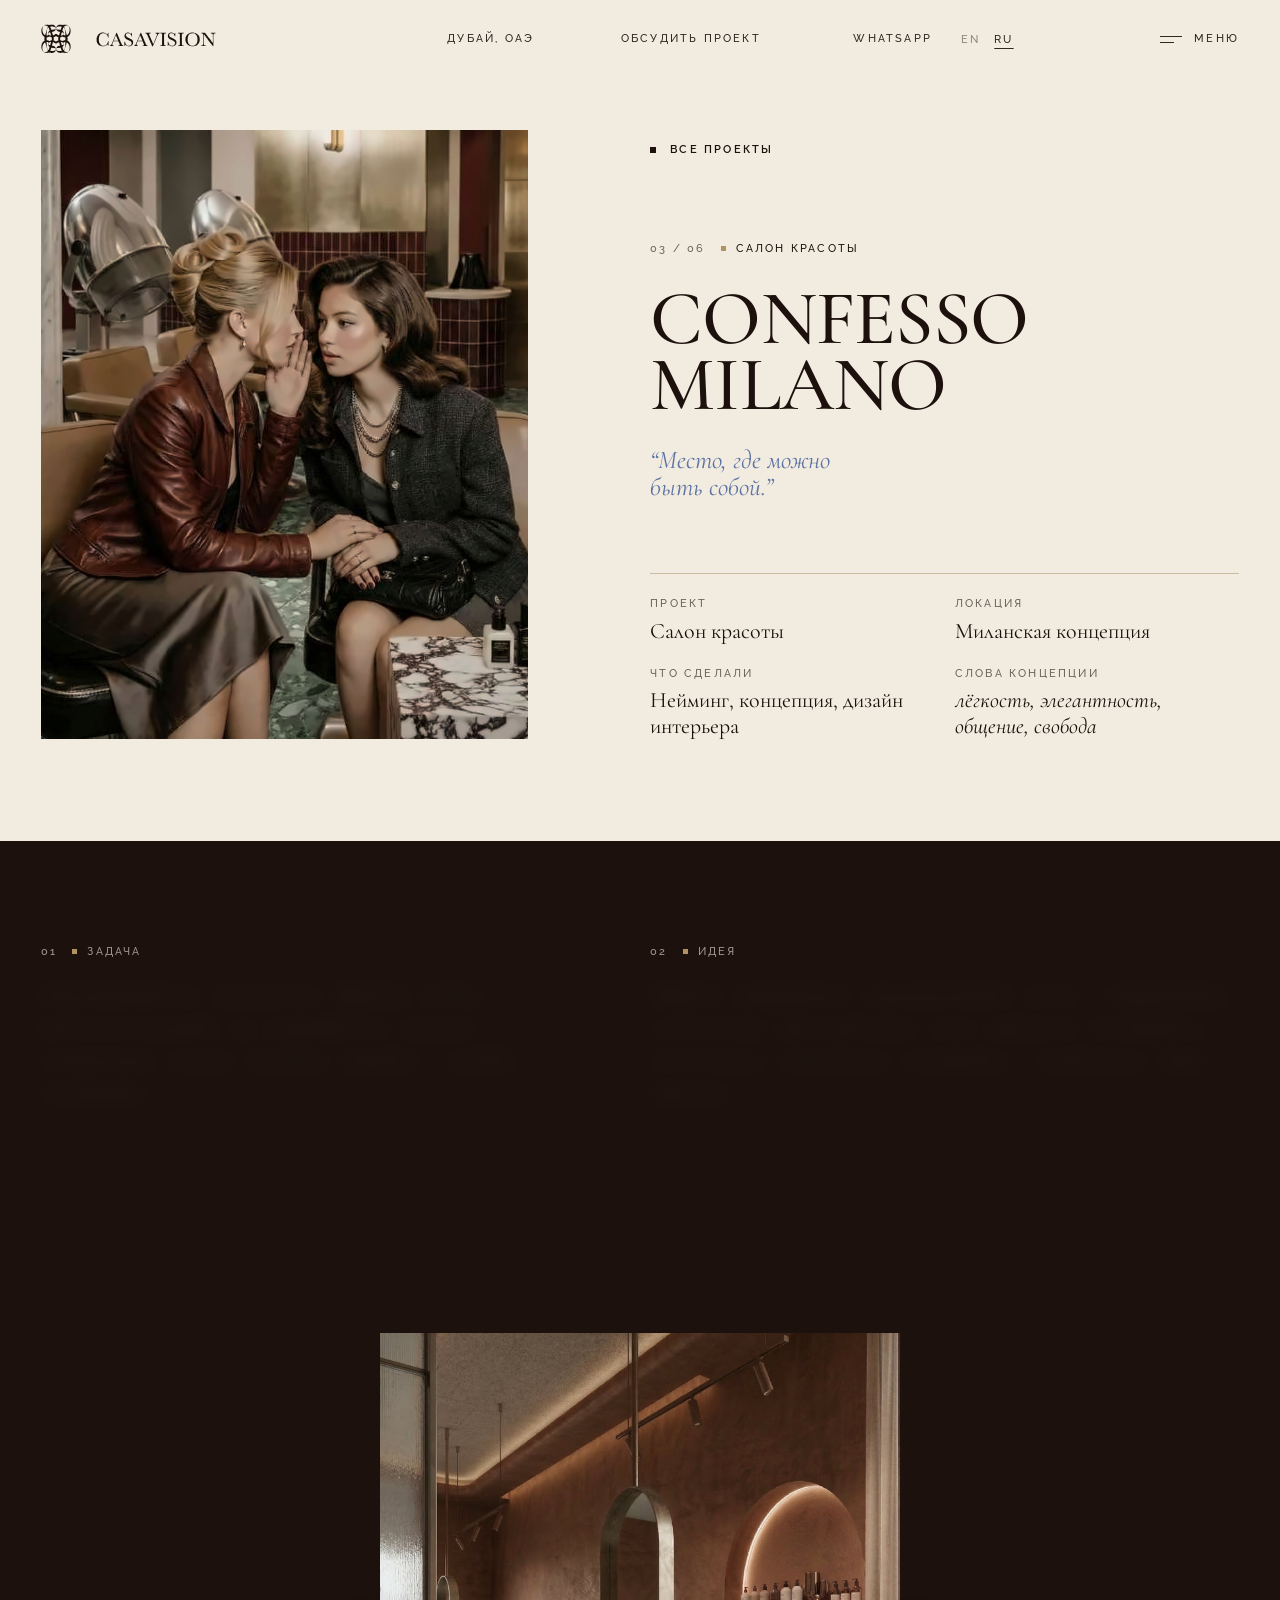
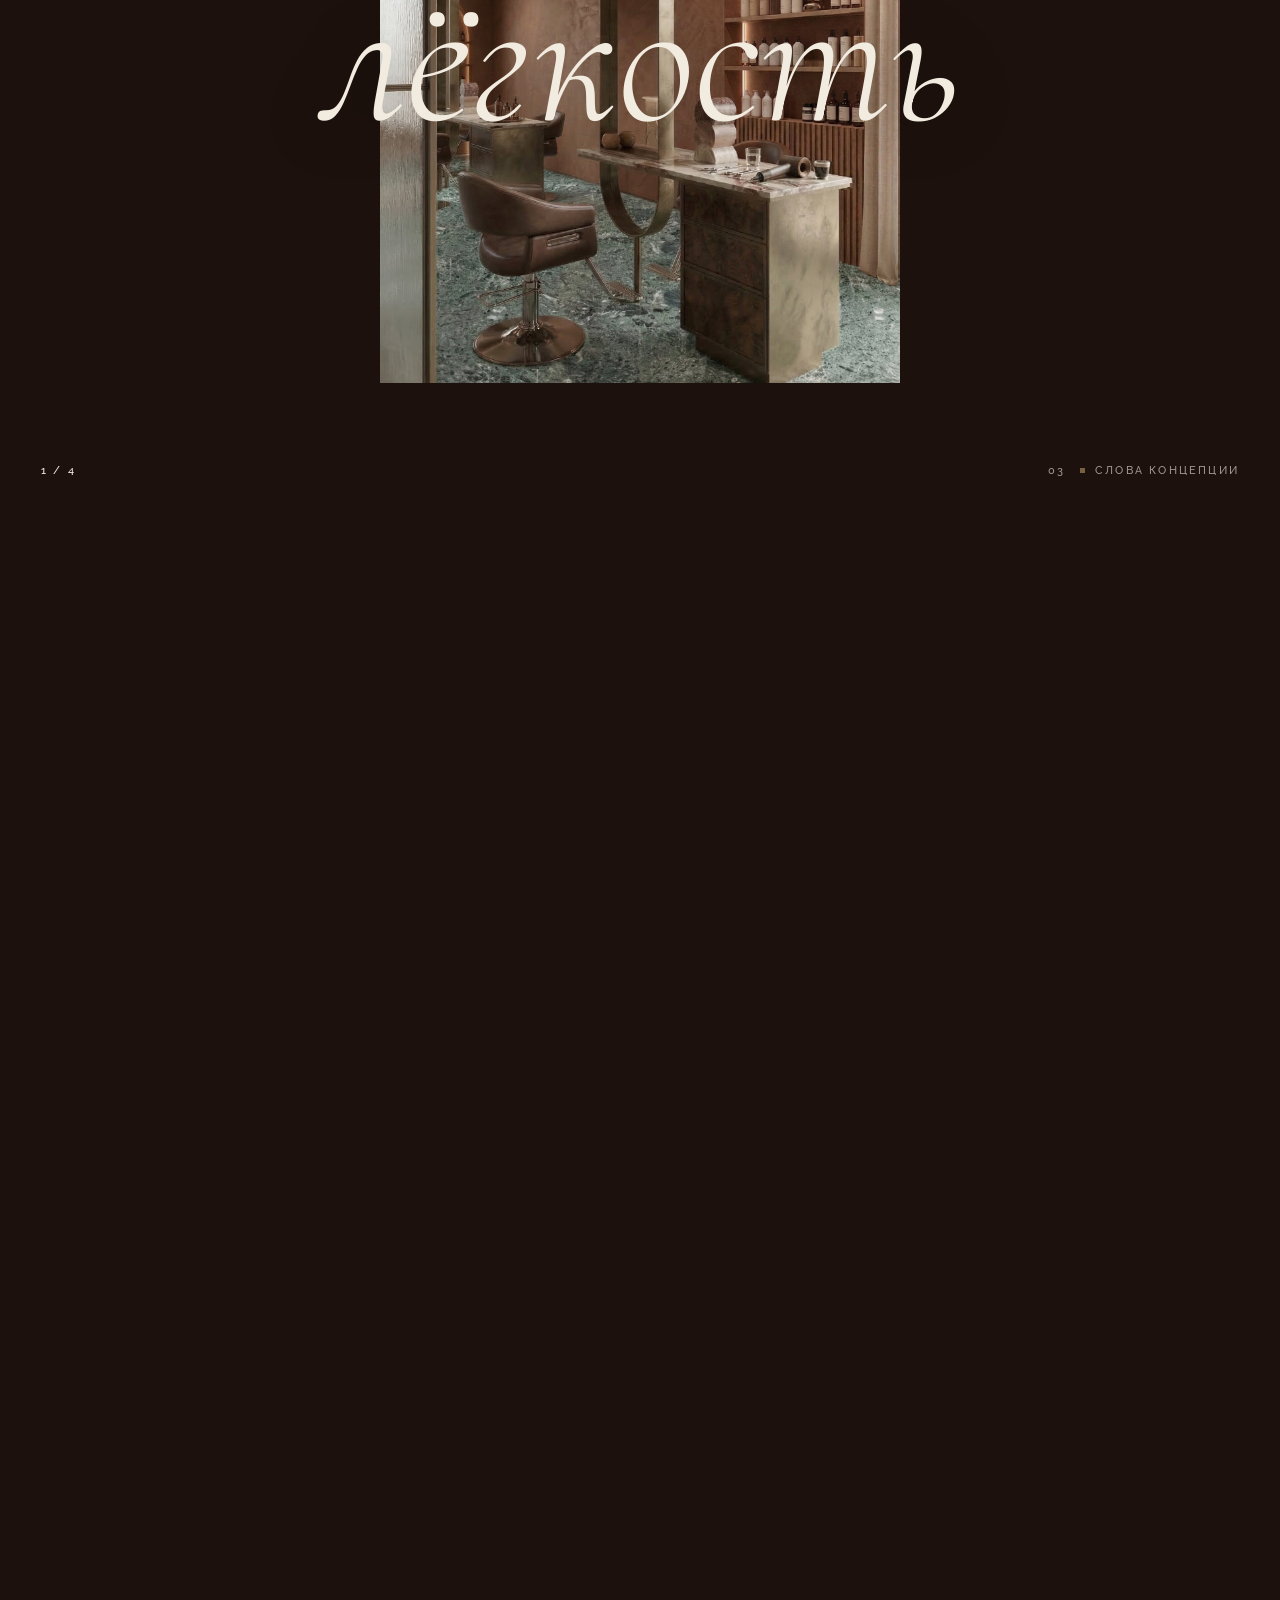
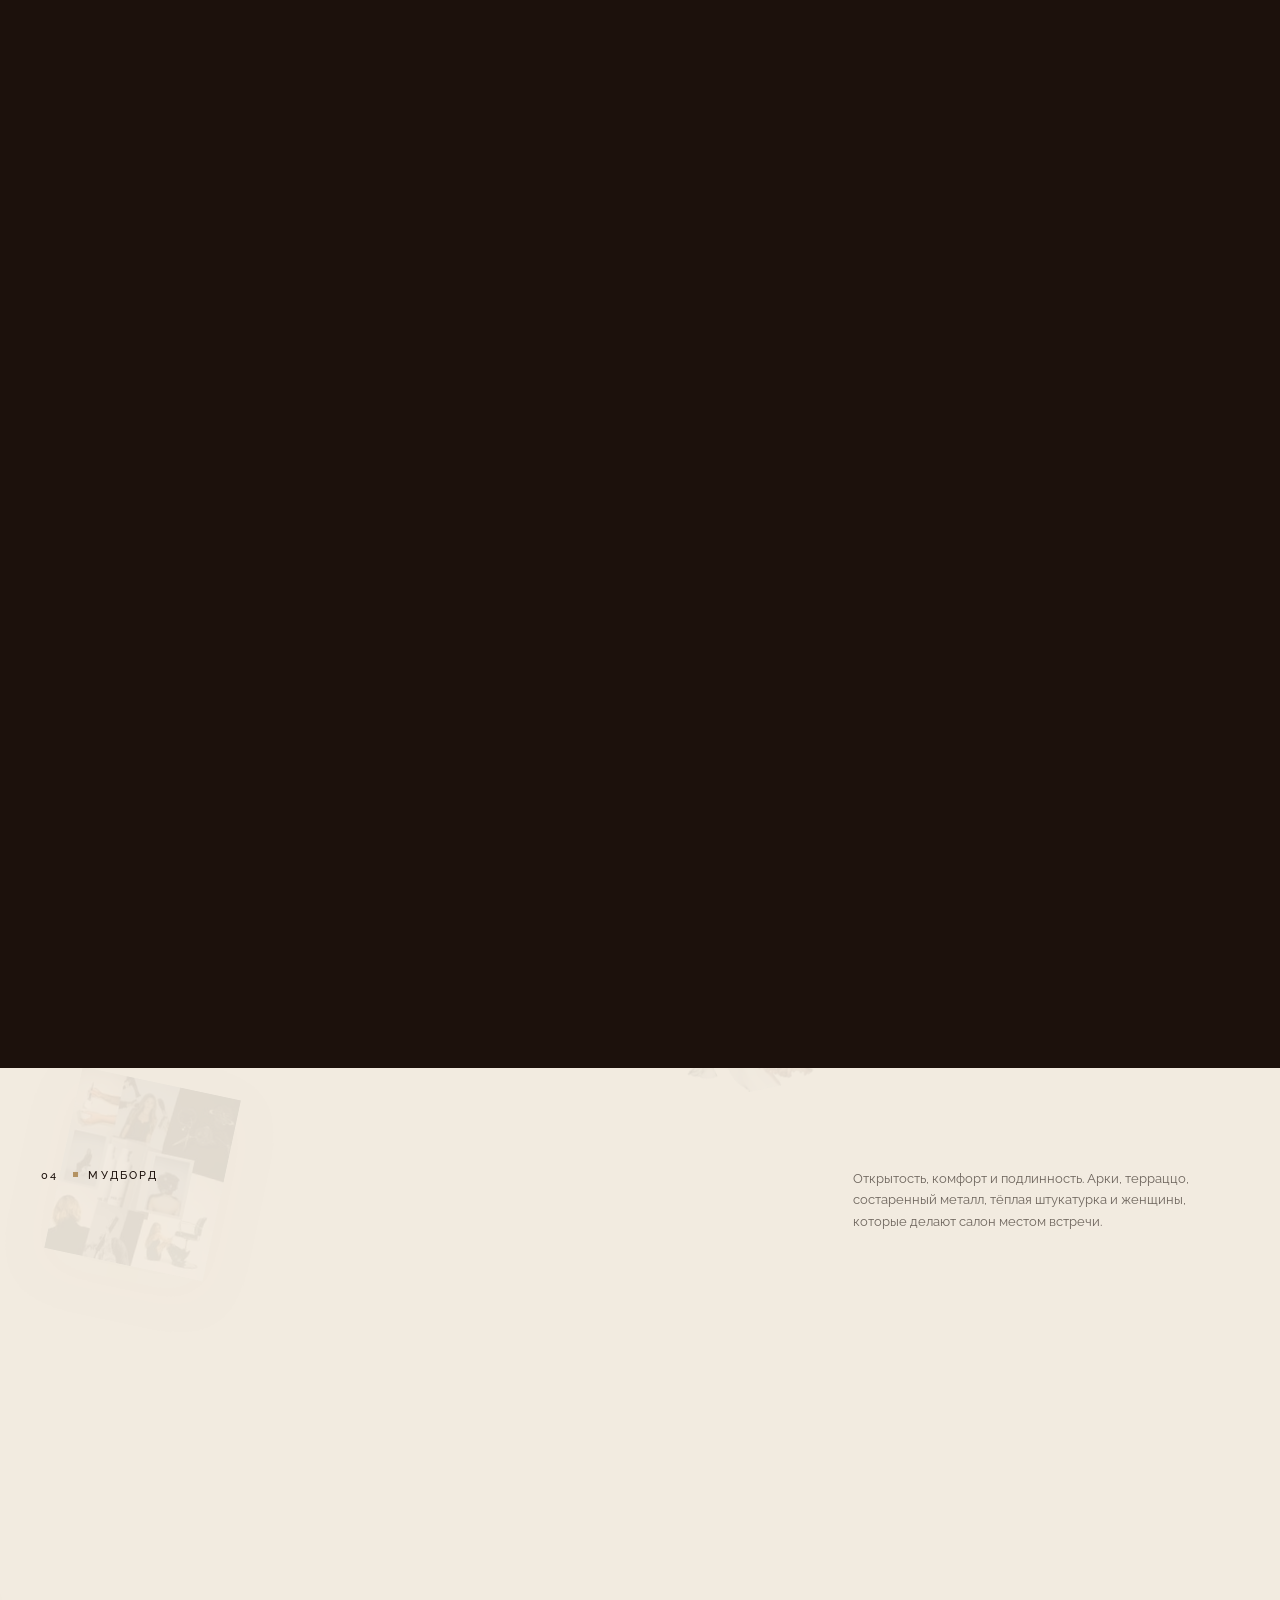
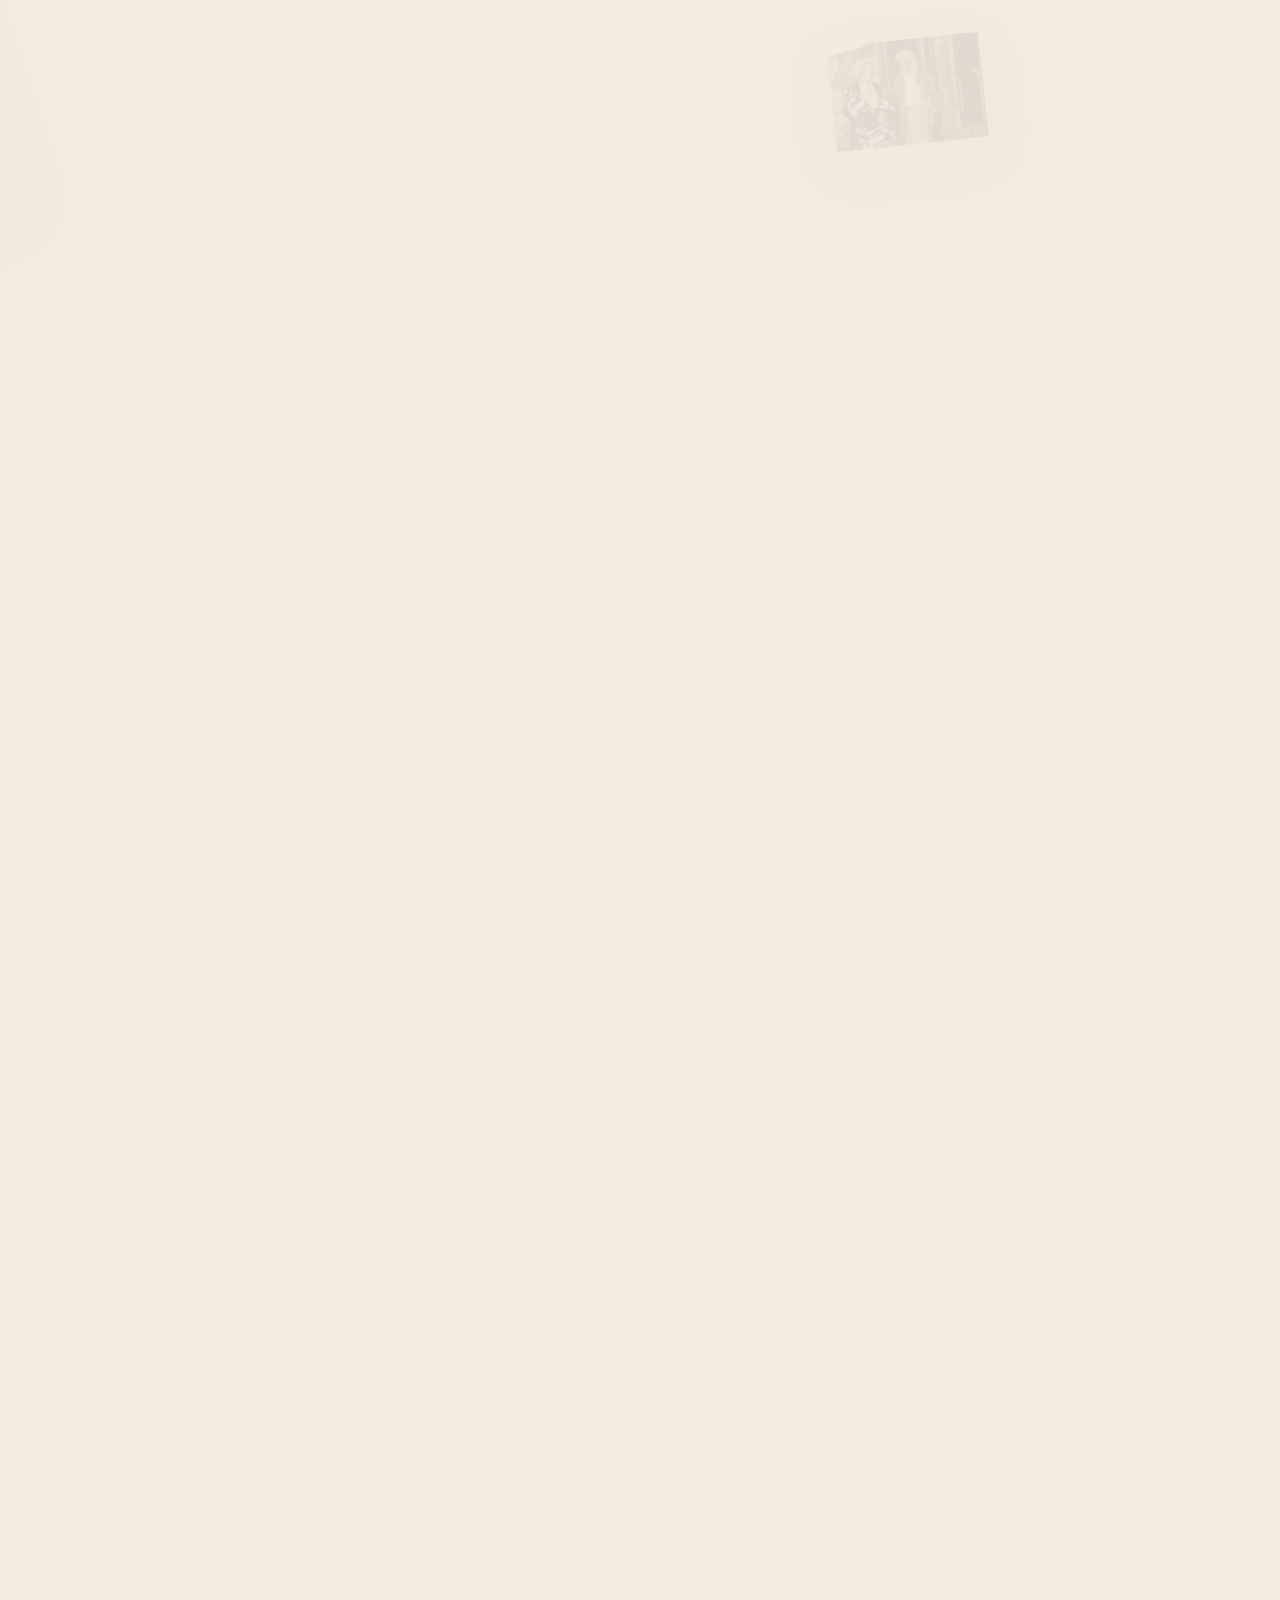
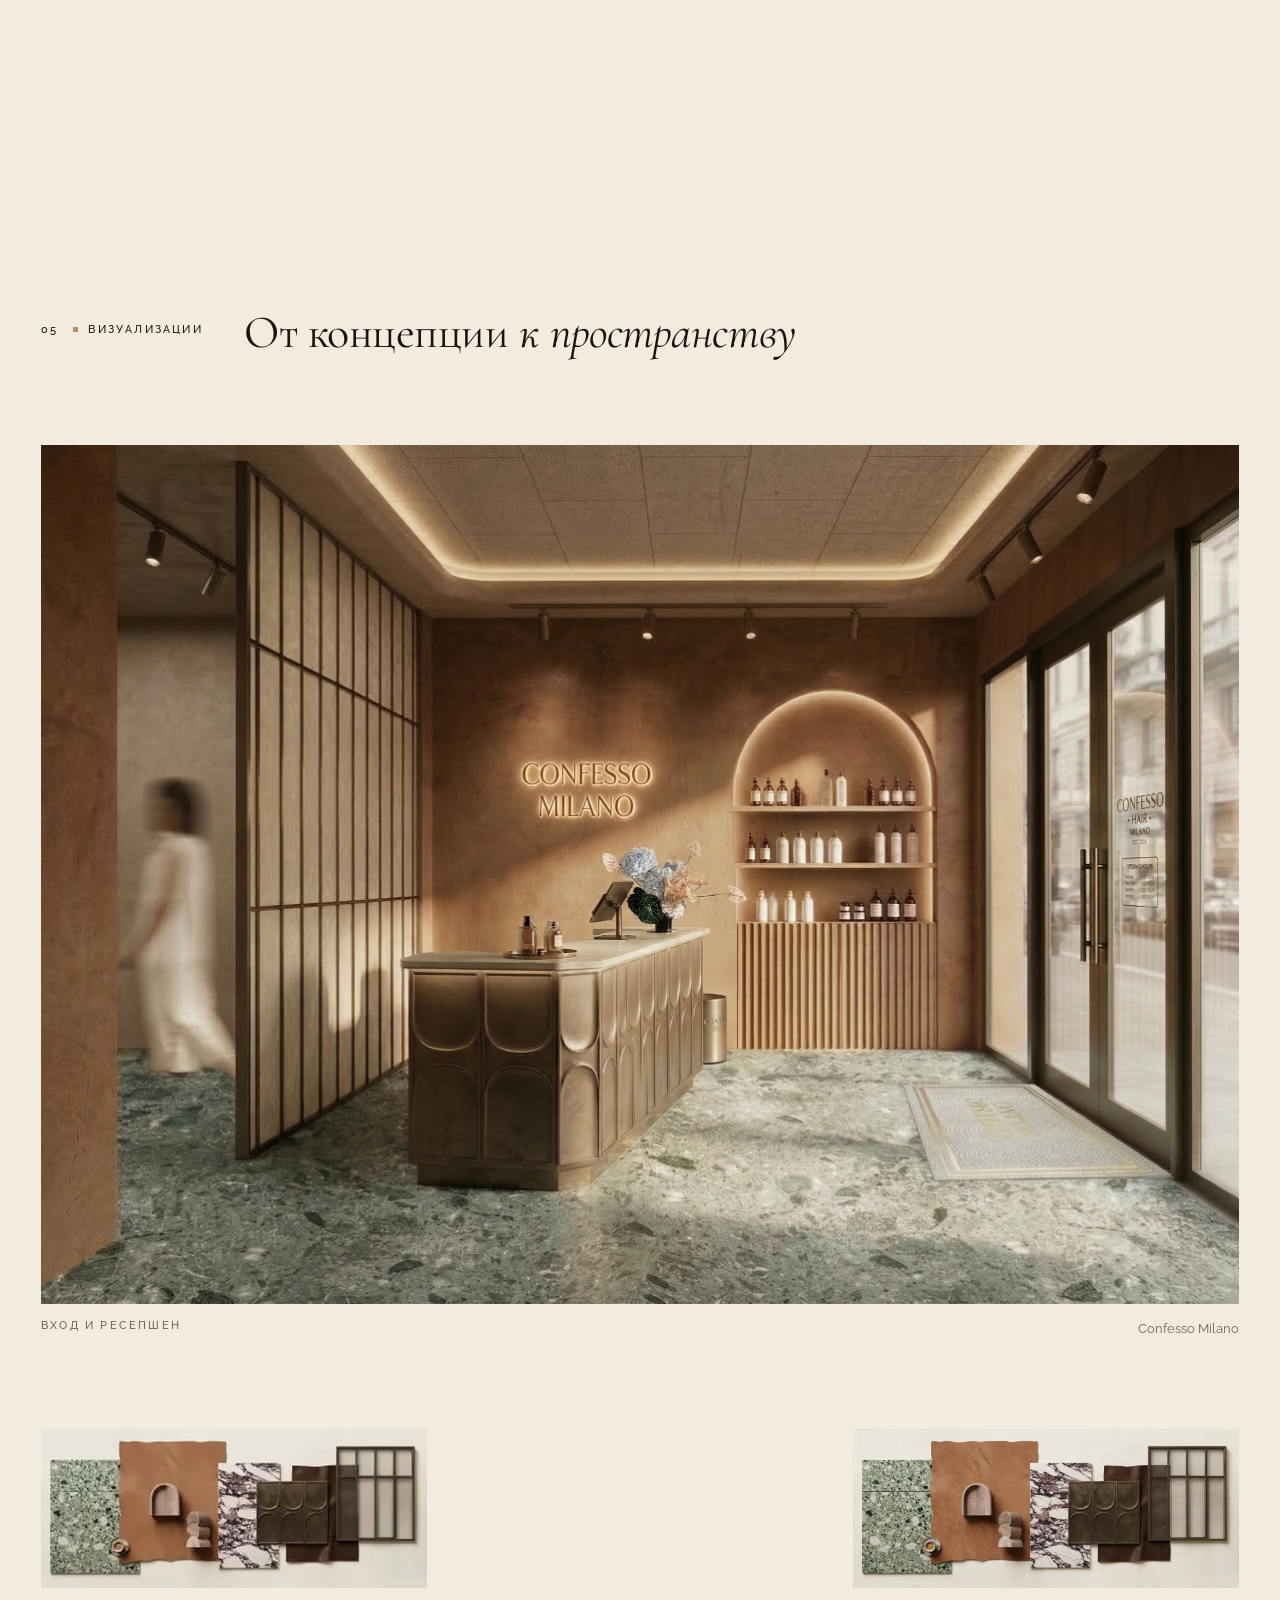
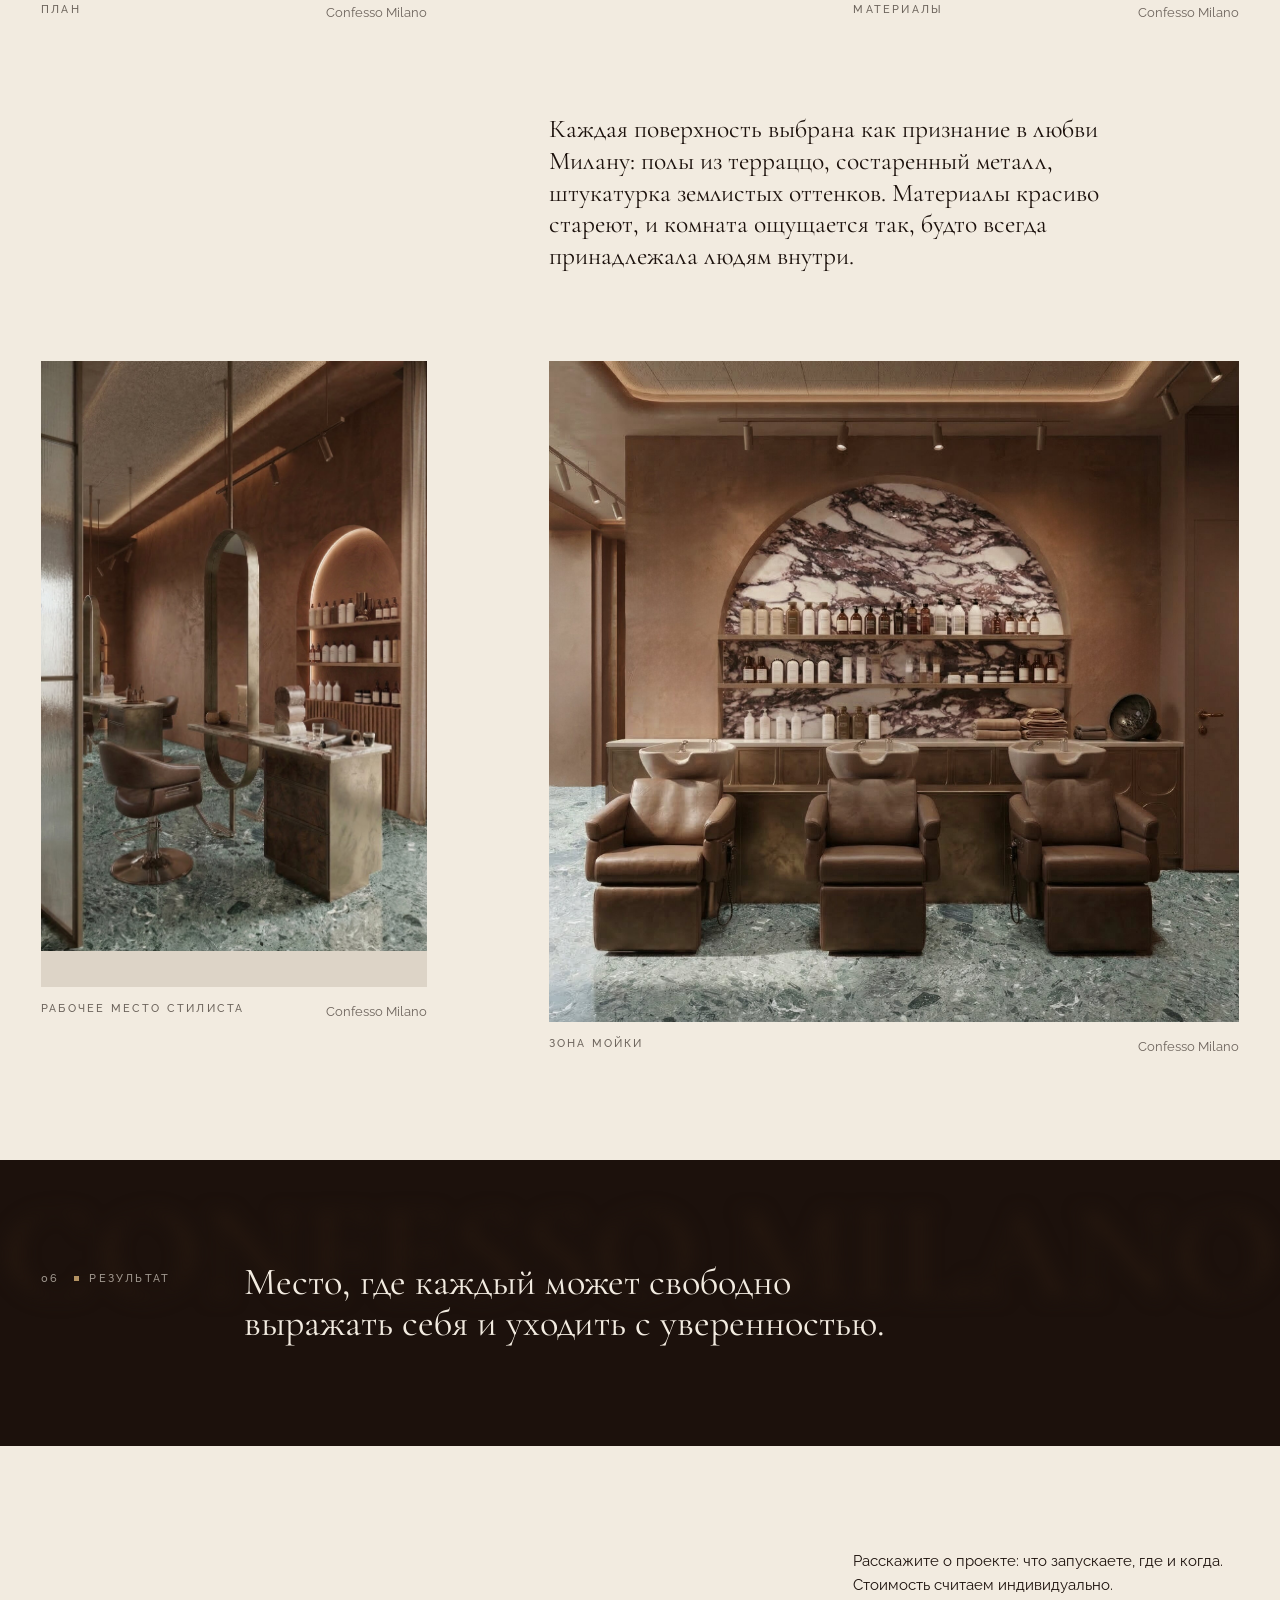
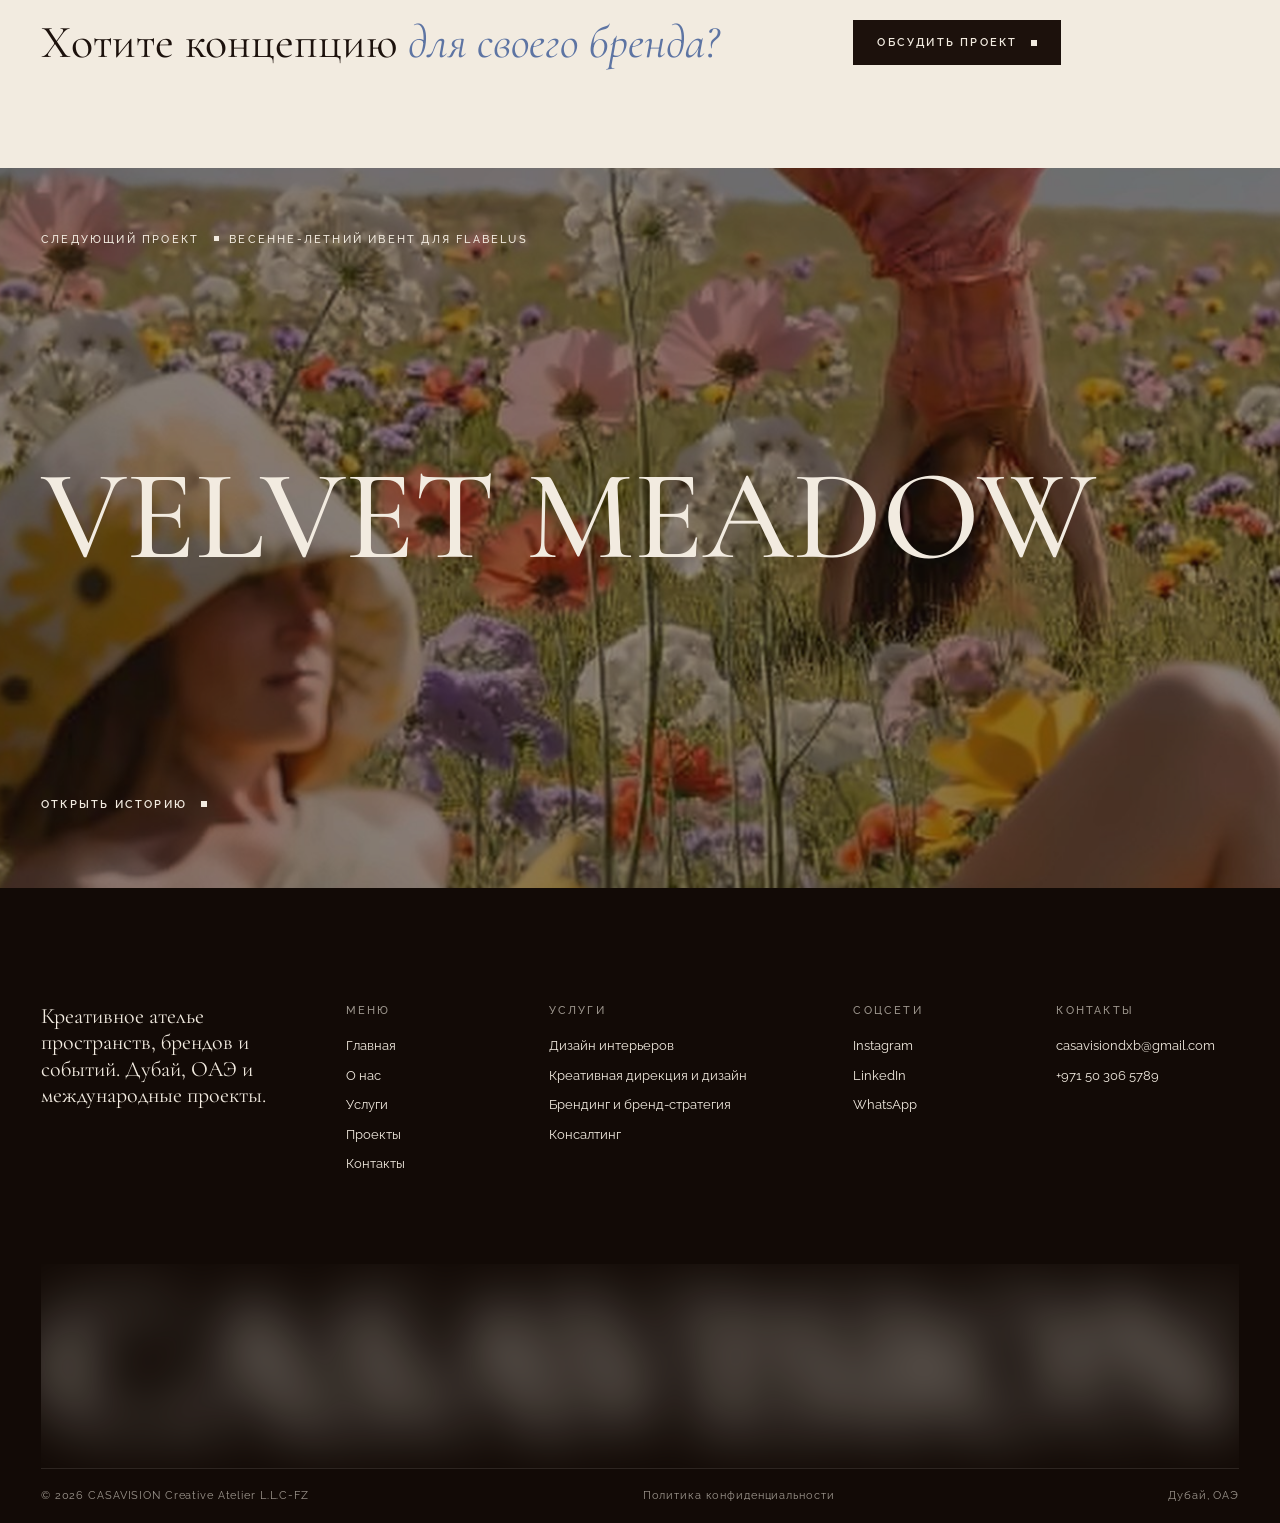
<file: ru/confesso-milano.html>
<!doctype html>
<html lang="ru">
<head>
<meta charset="utf-8">
<meta name="viewport" content="width=device-width, initial-scale=1, viewport-fit=cover">
<title>Confesso Milano · CASAVISION</title>
<meta name="claude:viewport-fit-sides" content="cover">
<meta name="description" content="Нейминг, концепция и интерьер салона, вдохновлённого миланской бьюти-культурой: место встречи, где красота, комфорт и общение существуют вместе.">
<link rel="preconnect" href="https://fonts.googleapis.com"><link rel="preconnect" href="https://fonts.gstatic.com" crossorigin><link rel="stylesheet" href="https://fonts.googleapis.com/css2?family=Cormorant+Garamond:ital,wght@0,300;0,400;0,500;0,600;1,300;1,400;1,500&family=Raleway:wght@300;400;500;600&display=swap">
<link rel="stylesheet" href="../assets/css/site.css">
<link rel="icon" href="../assets/brand/monogram.png">
<style>.pm-item{left:var(--l);top:var(--t);width:var(--w)}.pm-word{left:var(--l);top:var(--t)}@media (max-width:760px){.pm-item{left:var(--ml);top:var(--mt);width:var(--mw)}.pm-word{left:var(--ml);top:var(--mt)}}</style>

</head>
<body>
<div class="preloader" aria-hidden="true">
  <div class="pl-in">
    <span class="pl-word">CASAVISION</span>
    <span class="pl-sub">Creative atelier</span>
  </div>
</div>
<header class="hdr wrap">
  <div class="grid">
    <a class="brand" href="index.html" data-go aria-label="CASAVISION"><span class="mono"></span><span class="logo"></span></a>
    <span class="hdr-loc label">Дубай, ОАЭ</span>
    <a class="hdr-cta label" href="index.html#contact">Обсудить проект</a>
    <a class="hdr-wa label" href="https://wa.me/971503065789" target="_blank" rel="noopener">WhatsApp</a>
    <span class="hdr-lang"><span class="lang label"><a href="../confesso-milano.html" lang="en" data-go>EN</a><a href="confesso-milano.html" class="is-on" lang="ru" data-go>RU</a></span></span>
    <button class="hdr-menu label" type="button" data-menu-open aria-controls="menu" aria-expanded="false"><span class="burger" aria-hidden="true"><span></span><span></span></span>Меню</button>
  </div>
</header>
<div class="menu" id="menu" aria-hidden="true">
  <div class="menu-panel wrap" role="dialog" aria-modal="true" aria-label="Меню">
    <div class="menu-top grid">
      <a class="brand" href="index.html" data-go aria-label="CASAVISION"><span class="mono"></span><span class="logo"></span></a>
      <span class="menu-lang"><span class="lang label"><a href="../confesso-milano.html" lang="en" data-go>EN</a><a href="confesso-milano.html" class="is-on" lang="ru" data-go>RU</a></span></span>
      <button class="menu-close label" type="button" data-menu-close>Закрыть <span class="x" aria-hidden="true"></span></button>
    </div>
    <div class="menu-body grid">
      <nav class="menu-nav" aria-label="Основное">
      <div class="mn-item" data-cap="CASAVISION, креативное ателье"><a class="mn-link" href="index.html" data-go>Главная</a><div class="mn-sub"></div></div>
      <div class="mn-item" data-cap="Философия и ценности"><a class="mn-link" href="index.html#about" data-go>О нас</a><div class="mn-sub"><a href="index.html#approach" data-go>Как мы работаем</a><a href="index.html#beliefs" data-go>Наши ценности</a></div></div>
      <div class="mn-item" data-cap="Четыре направления, одна команда"><a class="mn-link" href="index.html#services" data-go>Услуги</a><div class="mn-sub"><a href="index.html#services" data-go>Дизайн интерьеров</a><a href="index.html#services" data-go>Креативная дирекция и дизайн</a><a href="index.html#services" data-go>Брендинг и бренд-стратегия</a><a href="index.html#services" data-go>Консалтинг</a></div></div>
      <div class="mn-item" data-cap="Шесть историй из портфолио"><a class="mn-link" href="index.html#projects" data-go>Проекты</a><div class="mn-sub"><a href="fragments-de-paris.html" data-go>Fragments de Paris</a><a href="the-hold.html" data-go>The Hold</a><a href="confesso-milano.html" data-go>Confesso Milano</a><a href="velvet-meadow.html" data-go>Velvet Meadow</a><a href="sliceit.html" data-go>SLICEit</a><a href="sensorial-dive.html" data-go>Sensorial Dive</a></div></div>
      <div class="mn-item" data-cap="Расскажите о своём проекте"><a class="mn-link" href="index.html#contact" data-go>Контакты</a><div class="mn-sub"></div></div>
      </nav>
      <figure class="menu-preview" aria-hidden="true"><img src="../assets/img/home/cave.jpg" alt="" class="is-on" loading="lazy"><img src="../assets/img/fragments/living.jpg" alt="" loading="lazy"><img src="../assets/img/confesso/reception.jpg" alt="" loading="lazy"><img src="../assets/img/velvet/long-table.jpg" alt="" loading="lazy"><img src="../assets/img/hold/island.jpg" alt="" loading="lazy"><figcaption class="label">CASAVISION, креативное ателье</figcaption></figure>
    </div>
    <div class="menu-info grid">
      <div><span class="label">Написать нам</span><a href="mailto:casavisiondxb@gmail.com">casavisiondxb@gmail.com</a><span>+971 50 306 5789</span></div>
      <div><span class="label">Соцсети</span><a href="#">Instagram</a><a href="#">LinkedIn</a><a href="https://wa.me/971503065789" target="_blank" rel="noopener">WhatsApp</a></div>
      <div><span class="label">Студия</span><span>CASAVISION L.L.C-FZ</span><span>Дубай, Объединённые Арабские Эмираты</span></div>
      <div class="mi-cta"><span class="label">Новый проект</span><a class="btn" href="index.html#contact" data-go>Обсудить проект <i></i></a></div>
    </div>
  </div>
</div>

<main id="top">
  <section class="p-hero tone-light" data-tone="light">
    <div class="wrap"><div class="grid">
      <div class="media ph-img" data-r="img"><img src="../assets/img/confesso/cover.jpg" alt="Confesso Milano"></div>
      <div class="ph-txt">
        <div data-r><a class="more back" href="index.html#projects" data-go><i></i> Все проекты</a></div>
        <div style="display:grid;gap:28px">
          <span class="label" data-r><span class="mute">03 / 06</span> <span class="sq gold"></span>Салон красоты</span>
          <h1 class="ph-title" data-r style="--d:.1s">Confesso Milano</h1>
          <p class="ph-quote" data-r style="--d:.2s">“Место, где можно быть собой.”</p>
        </div>
        <div class="ph-meta" data-r style="--d:.3s">
          <div><span class="label">Проект</span><span>Салон красоты</span></div>
          <div><span class="label">Локация</span><span>Миланская концепция</span></div>
          <div><span class="label">Что сделали</span><span>Нейминг, концепция, дизайн интерьера</span></div>
          <div><span class="label">Слова концепции</span><span class="it">лёгкость, элегантность, общение, свобода</span></div>
        </div>
      </div>
    </div></div>
  </section>

  <section class="p-story tone-dark" data-tone="dark">
    <div class="wrap"><div class="grid ps">
      <div class="ps-block"><span class="label" data-r>01 <span class="sq gold"></span>Задача</span><p data-haze>Вдохновившись миланским образом жизни и бьюти-культурой, мы разработали полную концепцию салона, включая нейминг и дизайн интерьера.</p></div>
      <div class="ps-block"><span class="label" data-r style="--d:.15s">02 <span class="sq gold"></span>Идея</span><p data-haze>Проект превращает традиционный салон в современное социальное пространство: сюда приходят поговорить, посмеяться, поделиться историями и измениться через красоту.</p></div>
    </div></div>
  </section>

  <section class="p-words tone-dark" data-tone="dark" aria-label="Слова концепции">
    <div class="pw-stage">
      <div class="media pw-img"><img src="../assets/img/confesso/station.jpg" alt="" loading="lazy"></div>
      <div class="pw-word">лёгкость</div><div class="pw-word">элегантность</div><div class="pw-word">общение</div><div class="pw-word">свобода</div>
      <span class="pw-count label">1 / 4</span>
      <span class="pw-hint label mute">03 <span class="sq gold"></span>Слова концепции</span>
    </div>
  </section>

  <section class="p-mood tone-light" data-tone="light" aria-label="Мудборд">
    <div class="pm-stage">
      <div class="pm-head wrap"><div class="grid"><span class="label">04 <span class="sq gold"></span>Мудборд</span><p>Открытость, комфорт и подлинность. Арки, терраццо, состаренный металл, тёплая штукатурка и женщины, которые делают салон местом встречи.</p></div></div>
      <div class="pm-board">
        <figure class="pm-item " style="--l:0%;--t:6%;--w:15%;--ml:0%;--mt:2%;--mw:34%;z-index:1"><img src="../assets/img/confesso/m4.jpg" alt="" loading="lazy"></figure>
        <figure class="pm-item " style="--l:17%;--t:0%;--w:18%;--ml:33%;--mt:6%;--mw:32%;z-index:2"><img src="../assets/img/confesso/m2.jpg" alt="" loading="lazy"></figure>
        <figure class="pm-item cut" style="--l:37%;--t:10%;--w:17%;--ml:66%;--mt:0%;--mw:34%;z-index:3"><img src="../assets/img/confesso/m8.png" alt="" loading="lazy"></figure>
        <figure class="pm-item " style="--l:56%;--t:0%;--w:15%;--ml:2%;--mt:33%;--mw:32%;z-index:1"><img src="../assets/img/confesso/m6.jpg" alt="" loading="lazy"></figure>
        <figure class="pm-item " style="--l:73%;--t:4%;--w:19%;--ml:35%;--mt:30%;--mw:32%;z-index:2"><img src="../assets/img/confesso/m5.jpg" alt="" loading="lazy"></figure>
        <figure class="pm-item " style="--l:3%;--t:50%;--w:17%;--ml:68%;--mt:34%;--mw:32%;z-index:3"><img src="../assets/img/confesso/m1.jpg" alt="" loading="lazy"></figure>
        <figure class="pm-item " style="--l:23%;--t:44%;--w:19%;--ml:0%;--mt:64%;--mw:34%;z-index:1"><img src="../assets/img/confesso/m7.jpg" alt="" loading="lazy"></figure>
        <figure class="pm-item " style="--l:45%;--t:52%;--w:16%;--ml:34%;--mt:62%;--mw:32%;z-index:2"><img src="../assets/img/confesso/m3.jpg" alt="" loading="lazy"></figure>
        <figure class="pm-item cut" style="--l:64%;--t:46%;--w:20%;--ml:66%;--mt:66%;--mw:34%;z-index:3"><img src="../assets/img/confesso/m9.png" alt="" loading="lazy"></figure>
        <span class="pm-word" style="--l:18%;--t:-9%;--ml:34%;--mt:-6%">лёгкость</span>
        <span class="pm-word" style="--l:79%;--t:41%;--ml:66%;--mt:56%">элегантность</span>
        <span class="pm-word" style="--l:2%;--t:42%;--ml:0%;--mt:28%">общение</span>
        <span class="pm-word" style="--l:47%;--t:95%;--ml:36%;--mt:96%">свобода</span>
      </div>
    </div>
  </section>

  <section class="p-gallery tone-light" data-tone="light">
    <div class="wrap">
      <div class="grid sec-head" style="margin-bottom:clamp(56px,7vw,110px)"><span class="label" data-r>05 <span class="sq gold"></span>Визуализации</span><h2 data-r style="--d:.1s">От концепции <em>к пространству</em></h2></div>
      <div class="grid pg">
        <figure class="pg-item w-full"><div class="media" data-r="img"><img src="../assets/img/confesso/reception.jpg" alt="Confesso Milano: Вход и ресепшен" loading="lazy"></div><figcaption><span class="label">Вход и ресепшен</span><span class="mute">Confesso Milano</span></figcaption></figure>
        <figure class="pg-item w-small-l"><div class="media" data-r="img"><img src="../assets/img/confesso/plan.jpg" alt="Confesso Milano: План" loading="lazy"></div><figcaption><span class="label">План</span><span class="mute">Confesso Milano</span></figcaption></figure>
        <figure class="pg-item w-small-r"><div class="media" data-r="img"><img src="../assets/img/confesso/materials.jpg" alt="Confesso Milano: Материалы" loading="lazy"></div><figcaption><span class="label">Материалы</span><span class="mute">Confesso Milano</span></figcaption></figure>
        <p class="pg-note" data-haze>Каждая поверхность выбрана как признание в любви Милану: полы из терраццо, состаренный металл, штукатурка землистых оттенков. Материалы красиво стареют, и комната ощущается так, будто всегда принадлежала людям внутри.</p>
        <figure class="pg-item w-small-l"><div class="media" data-r="img"><img src="../assets/img/confesso/station.jpg" alt="Confesso Milano: Рабочее место стилиста" loading="lazy"></div><figcaption><span class="label">Рабочее место стилиста</span><span class="mute">Confesso Milano</span></figcaption></figure>
        <figure class="pg-item w-right"><div class="media" data-r="img"><img src="../assets/img/confesso/washing.jpg" alt="Confesso Milano: Зона мойки" loading="lazy"></div><figcaption><span class="label">Зона мойки</span><span class="mute">Confesso Milano</span></figcaption></figure>
      </div>
    </div>
  </section>

  <section class="p-result tone-dark" data-tone="dark">
    <div class="blurmark" aria-hidden="true" data-fit="1" data-par="-0.3">CONFESSO MILANO</div>
    <div class="wrap"><div class="grid"><span class="label">06 <span class="sq gold"></span>Результат</span><blockquote data-haze>Место, где каждый может свободно выражать себя и уходить с уверенностью.</blockquote></div></div>
  </section>

  <section class="p-cta tone-light" data-tone="light">
    <div class="wrap"><div class="grid">
      <h2 data-r>Хотите концепцию <em>для своего бренда?</em></h2>
      <div class="pc-side" data-r style="--d:.15s"><p>Расскажите о проекте: что запускаете, где и когда. Стоимость считаем индивидуально.</p><div><a class="btn solid" href="index.html#contact" data-go>Обсудить проект <i></i></a></div></div>
    </div></div>
  </section>

  <a class="p-next" href="velvet-meadow.html" data-go data-tone="dark">
    <img src="../assets/img/velvet/cover.jpg" alt="" loading="lazy">
    <span class="pn-in wrap"><span class="label">Следующий проект <span class="sq"></span>Весенне-летний ивент для Flabelus</span><span class="pn-title">Velvet Meadow</span><span><span class="more">Открыть историю <i></i></span></span></span>
  </a>
</main>
<footer class="ftr tone-ink" data-tone="dark">
  <div class="wrap">
    <div class="grid ftr-cols">
      <div class="fc-1"><p>Креативное ателье пространств, брендов и событий. Дубай, ОАЭ и международные проекты.</p></div>
      <div class="fc-2"><span class="label">Меню</span><a href="index.html" data-go>Главная</a><a href="index.html#about" data-go>О нас</a><a href="index.html#services" data-go>Услуги</a><a href="index.html#projects" data-go>Проекты</a><a href="index.html#contact" data-go>Контакты</a></div>
      <div class="fc-3"><span class="label">Услуги</span><a href="index.html#services" data-go>Дизайн интерьеров</a><a href="index.html#services" data-go>Креативная дирекция и дизайн</a><a href="index.html#services" data-go>Брендинг и бренд-стратегия</a><a href="index.html#services" data-go>Консалтинг</a></div>
      <div class="fc-4"><span class="label">Соцсети</span><a href="#">Instagram</a><a href="#">LinkedIn</a><a href="https://wa.me/971503065789" target="_blank" rel="noopener">WhatsApp</a></div>
      <div class="fc-5"><span class="label">Контакты</span><a href="mailto:casavisiondxb@gmail.com">casavisiondxb@gmail.com</a><span>+971 50 306 5789</span></div>
    </div>
    <div class="ftr-mark" aria-hidden="true"><div class="blurmark" data-fit="1" data-focus="0.16" data-focus-min="0.035">CASAVISION</div></div>
    <div class="ftr-base"><span>© <span data-year>2026</span> CASAVISION Creative Atelier L.L.C-FZ</span><a href="#">Политика конфиденциальности</a><span>Дубай, ОАЭ</span></div>
  </div>
</footer>
<button class="totop" type="button" aria-label="Наверх"><svg viewBox="0 0 54 54" aria-hidden="true"><circle class="tt-track" cx="27" cy="27" r="26"></circle><circle class="tt-bar" cx="27" cy="27" r="26"></circle></svg><i></i></button>
<script src="../assets/js/site.js"></script>
</body>
</html>
</file>
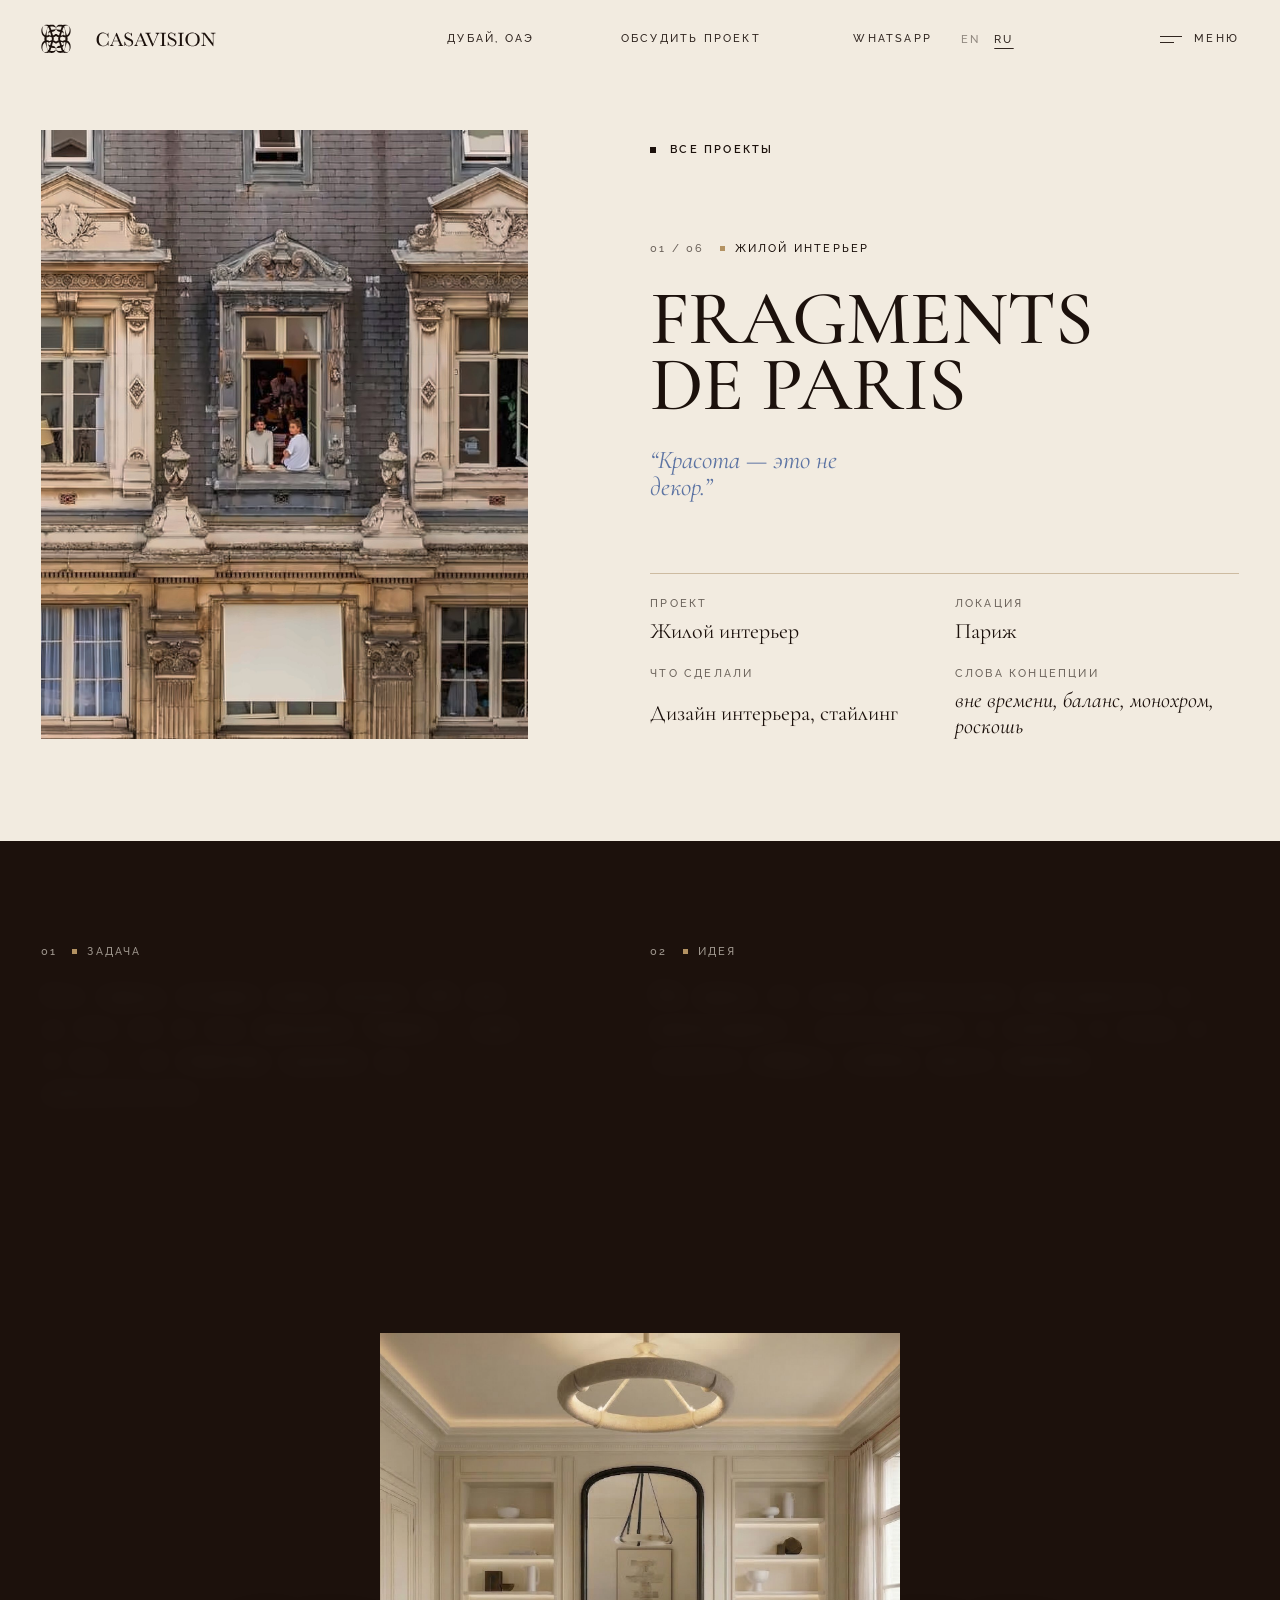
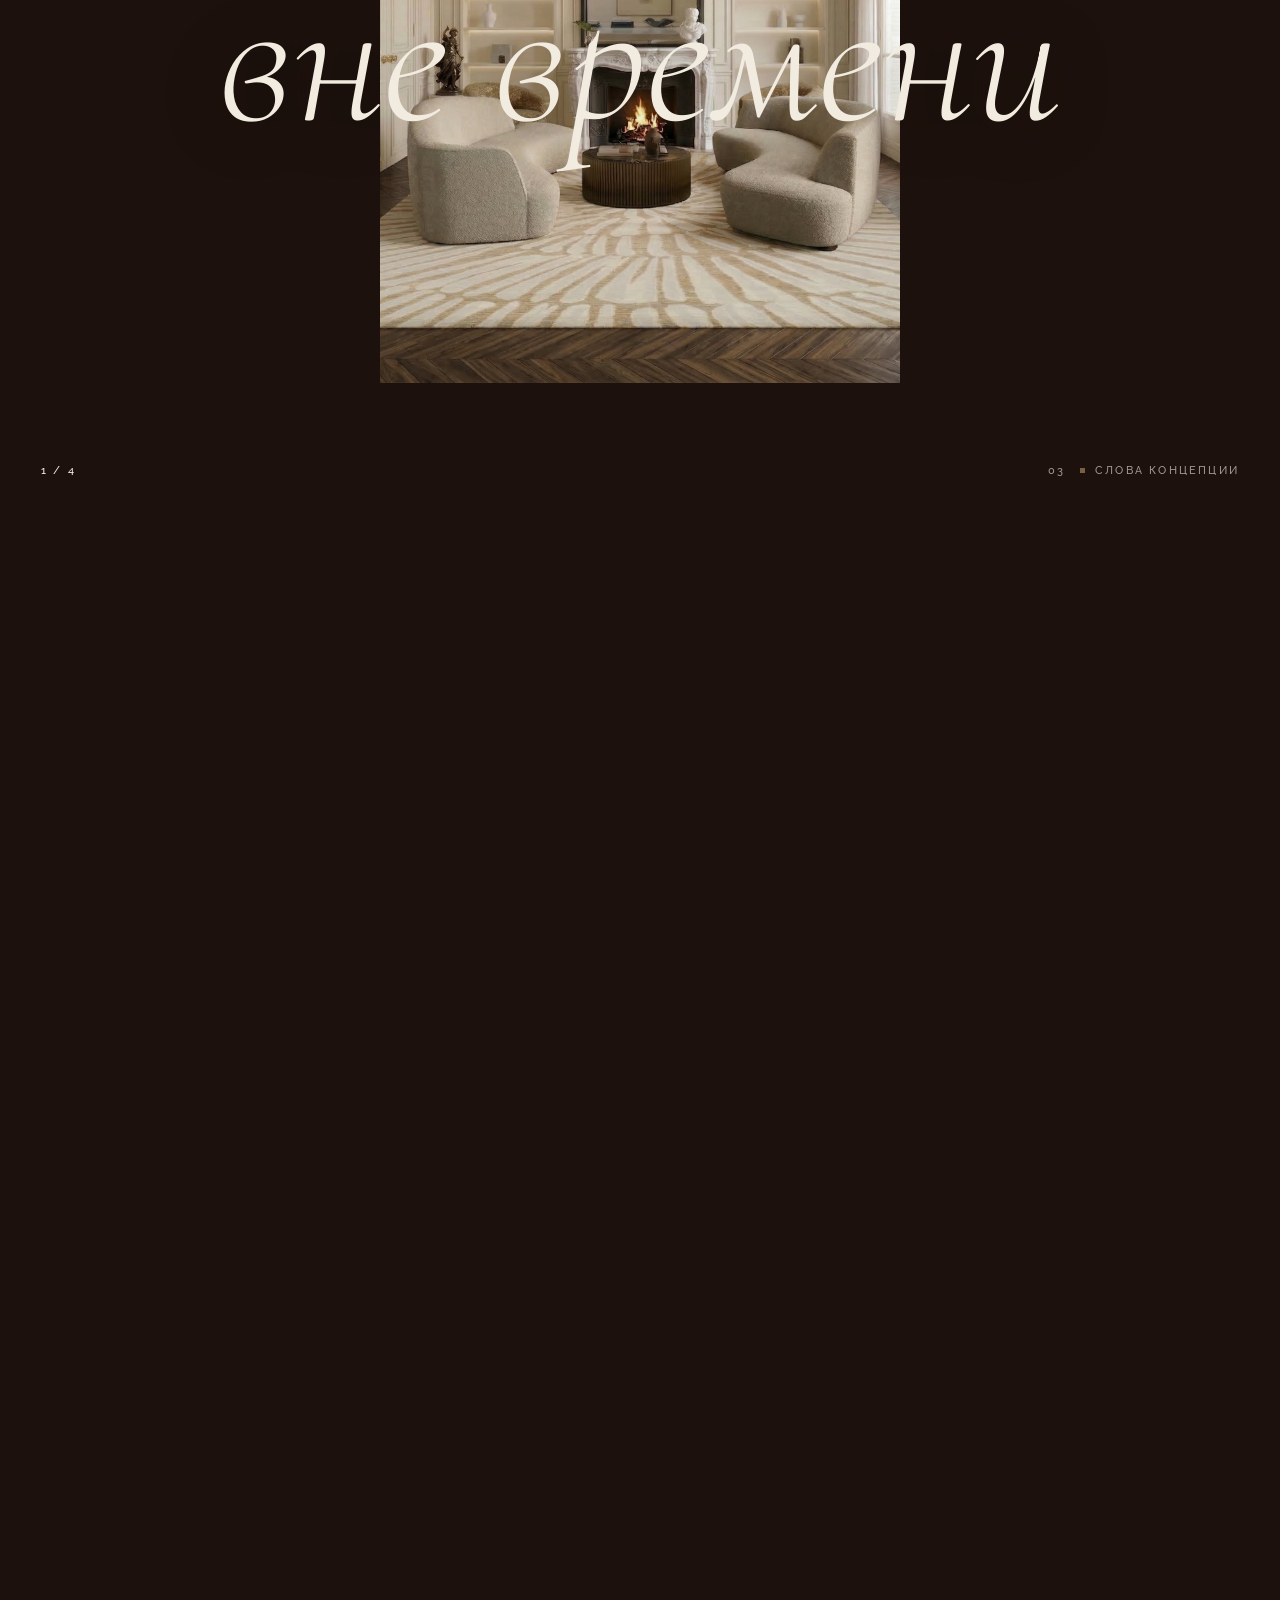
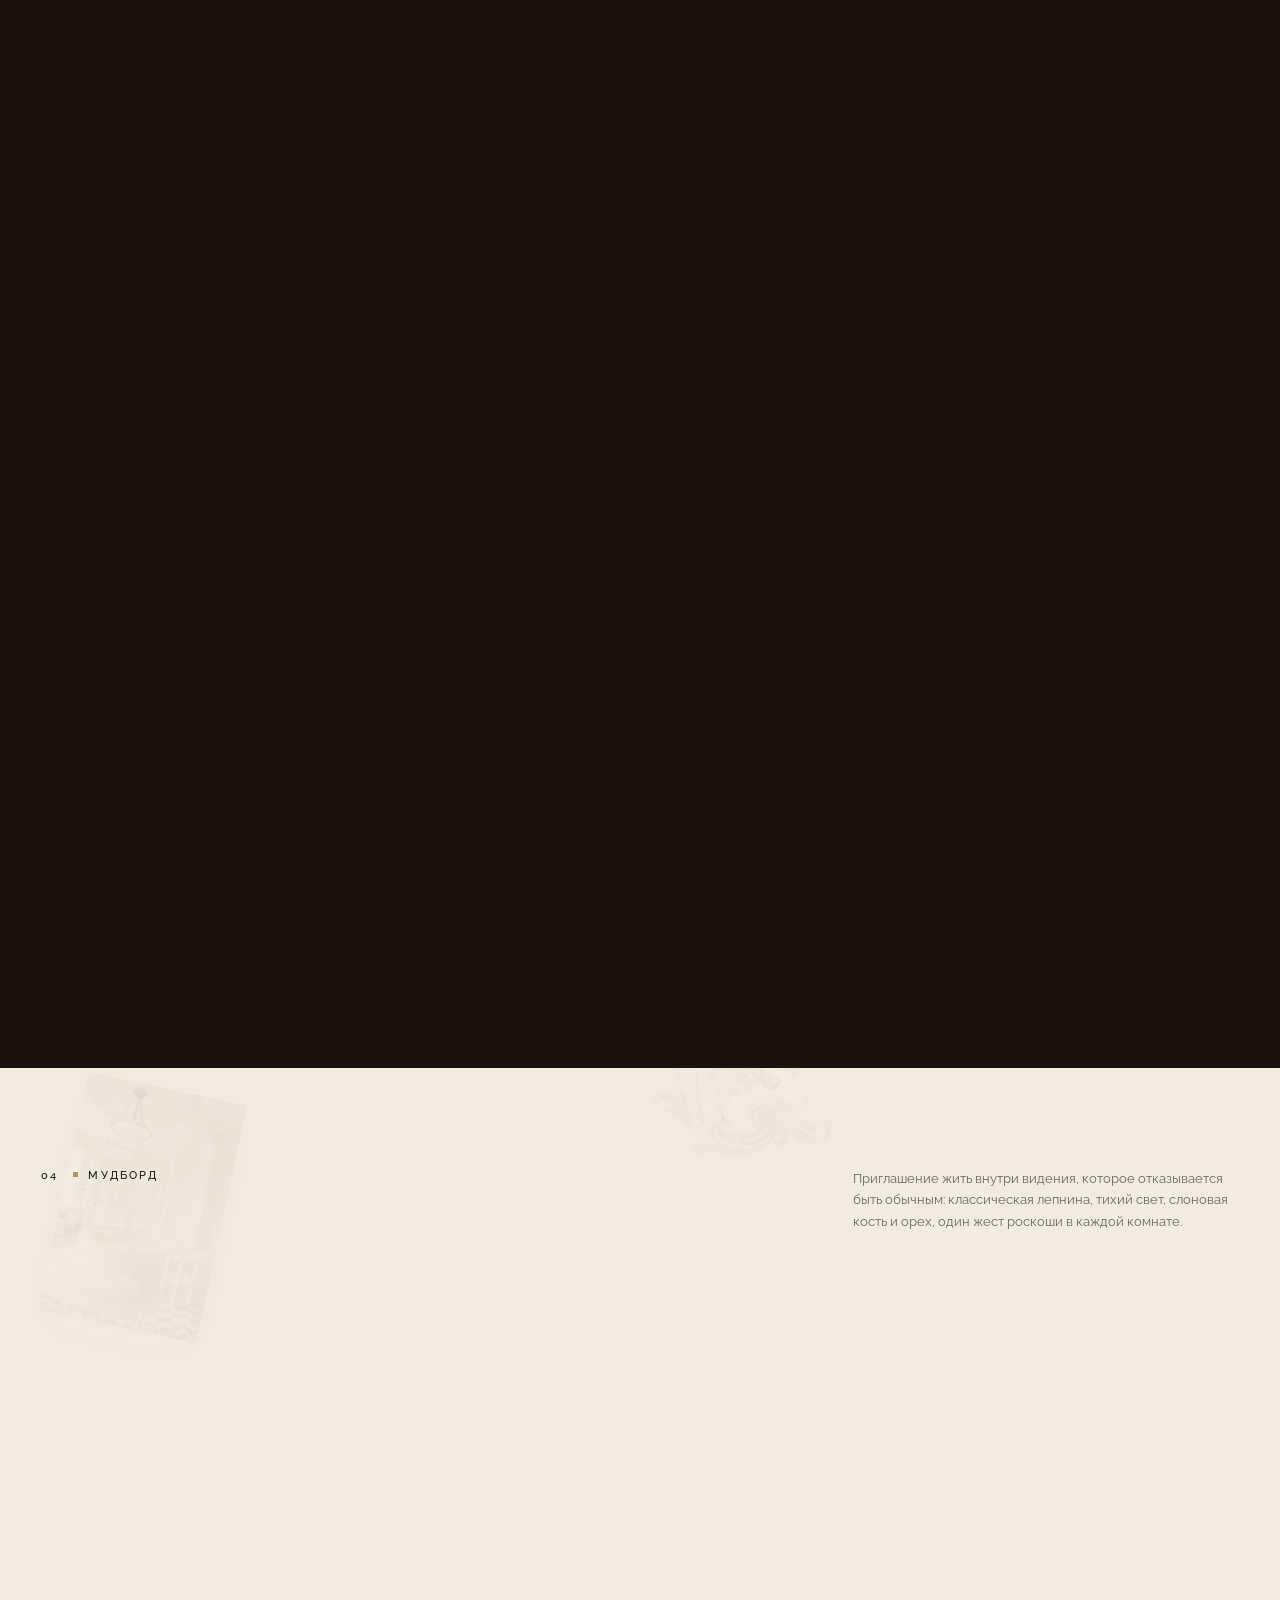
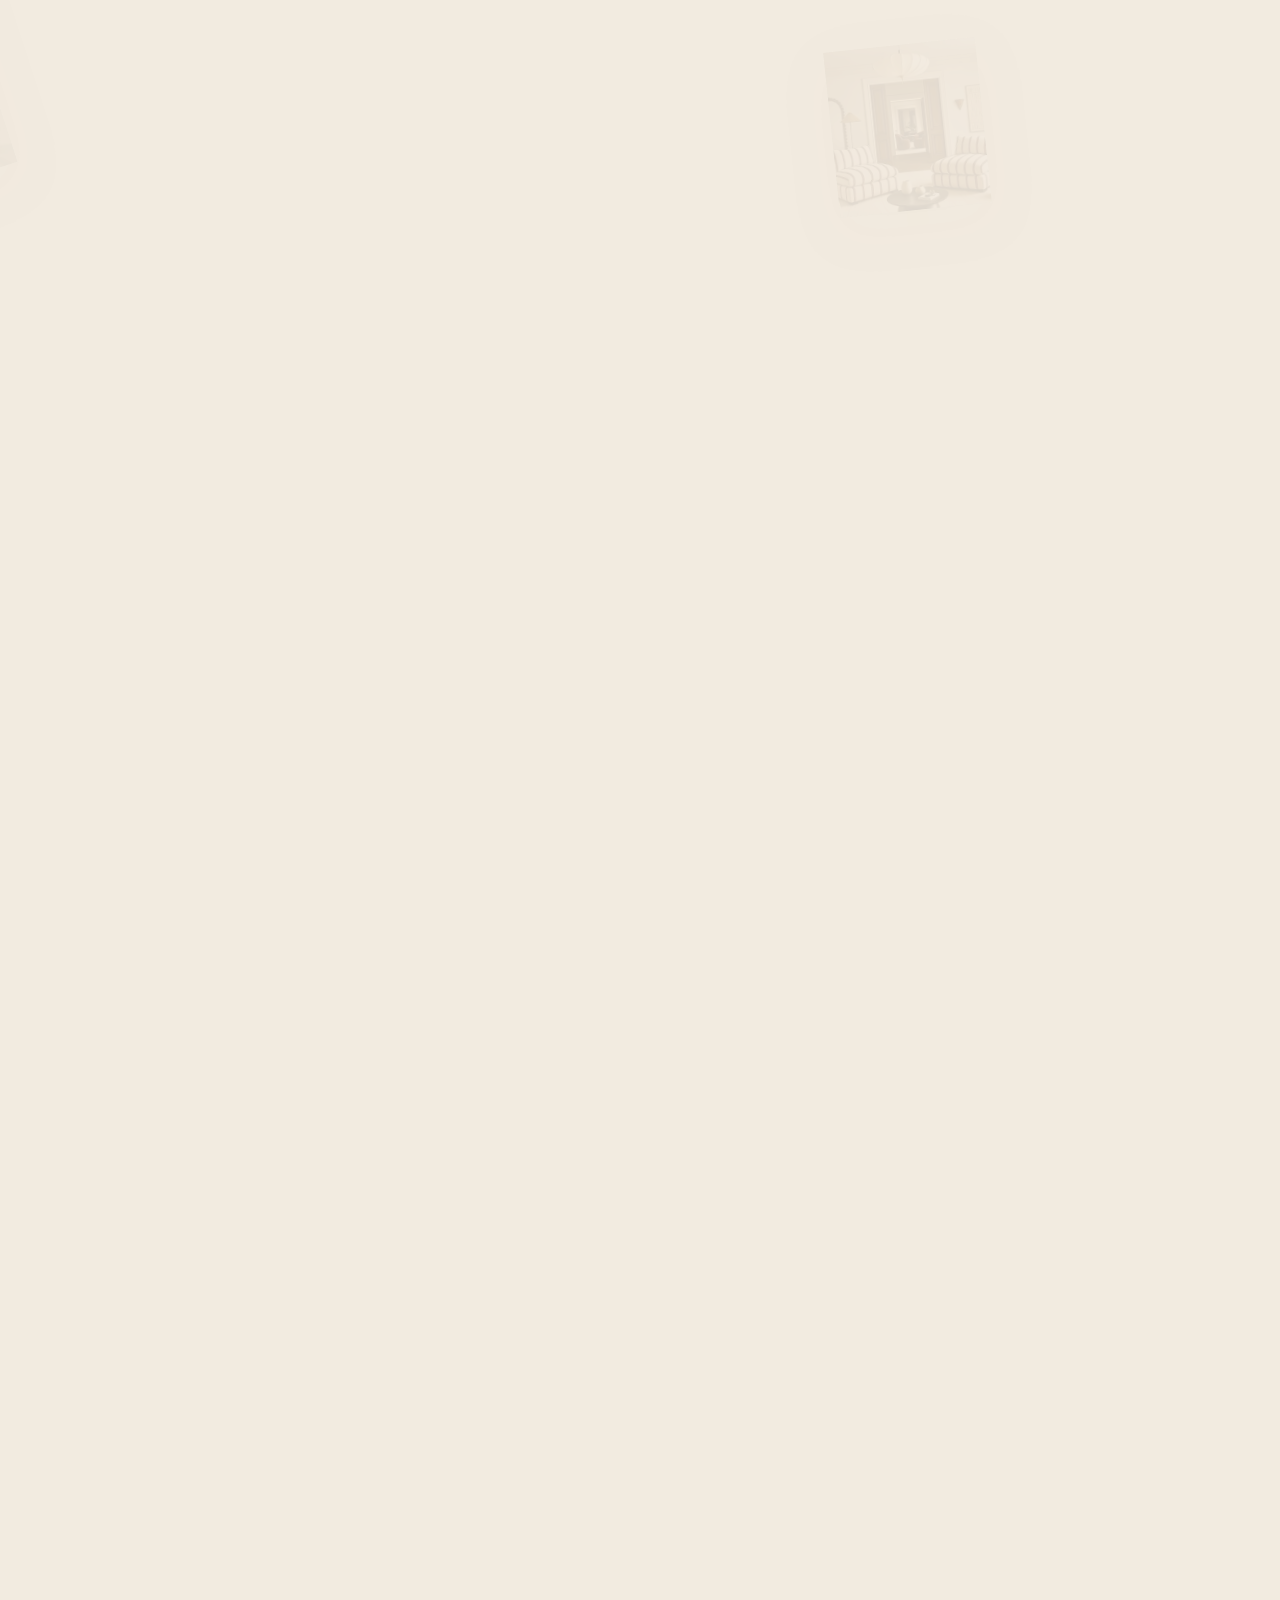
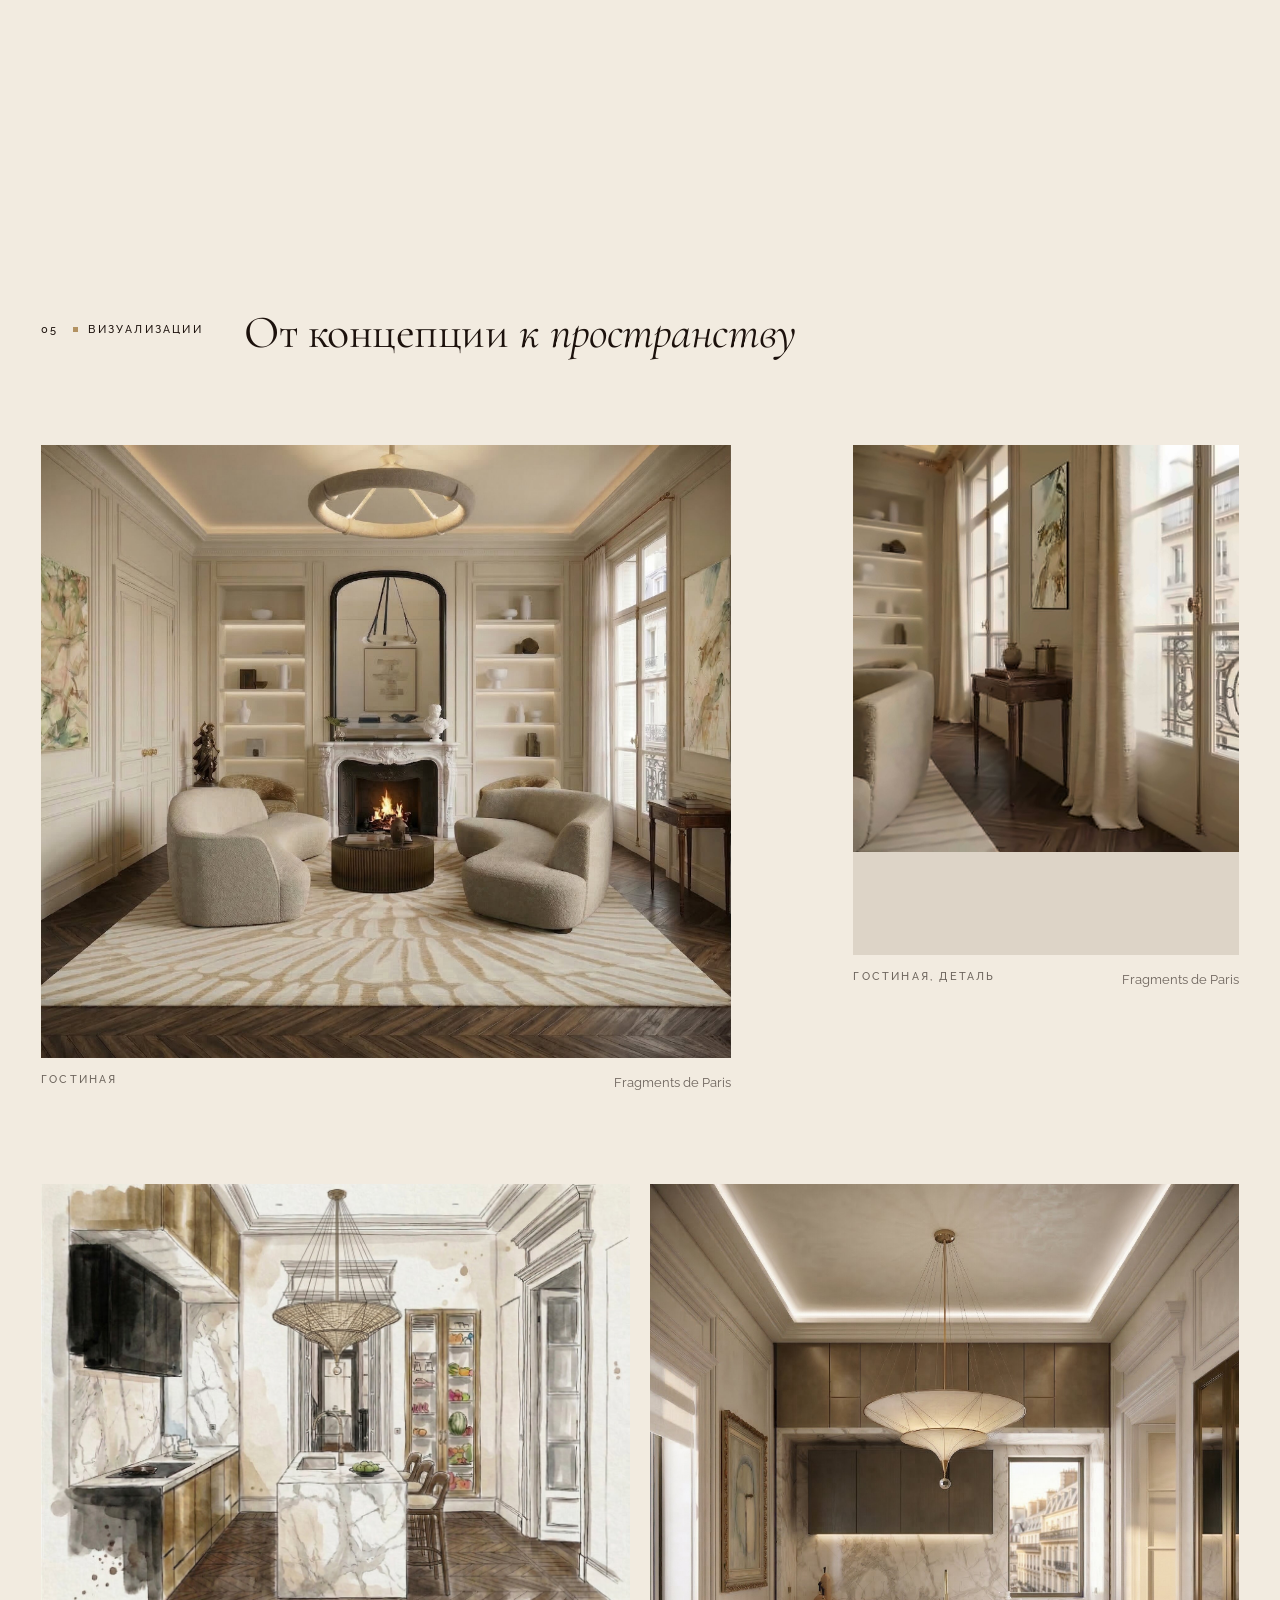
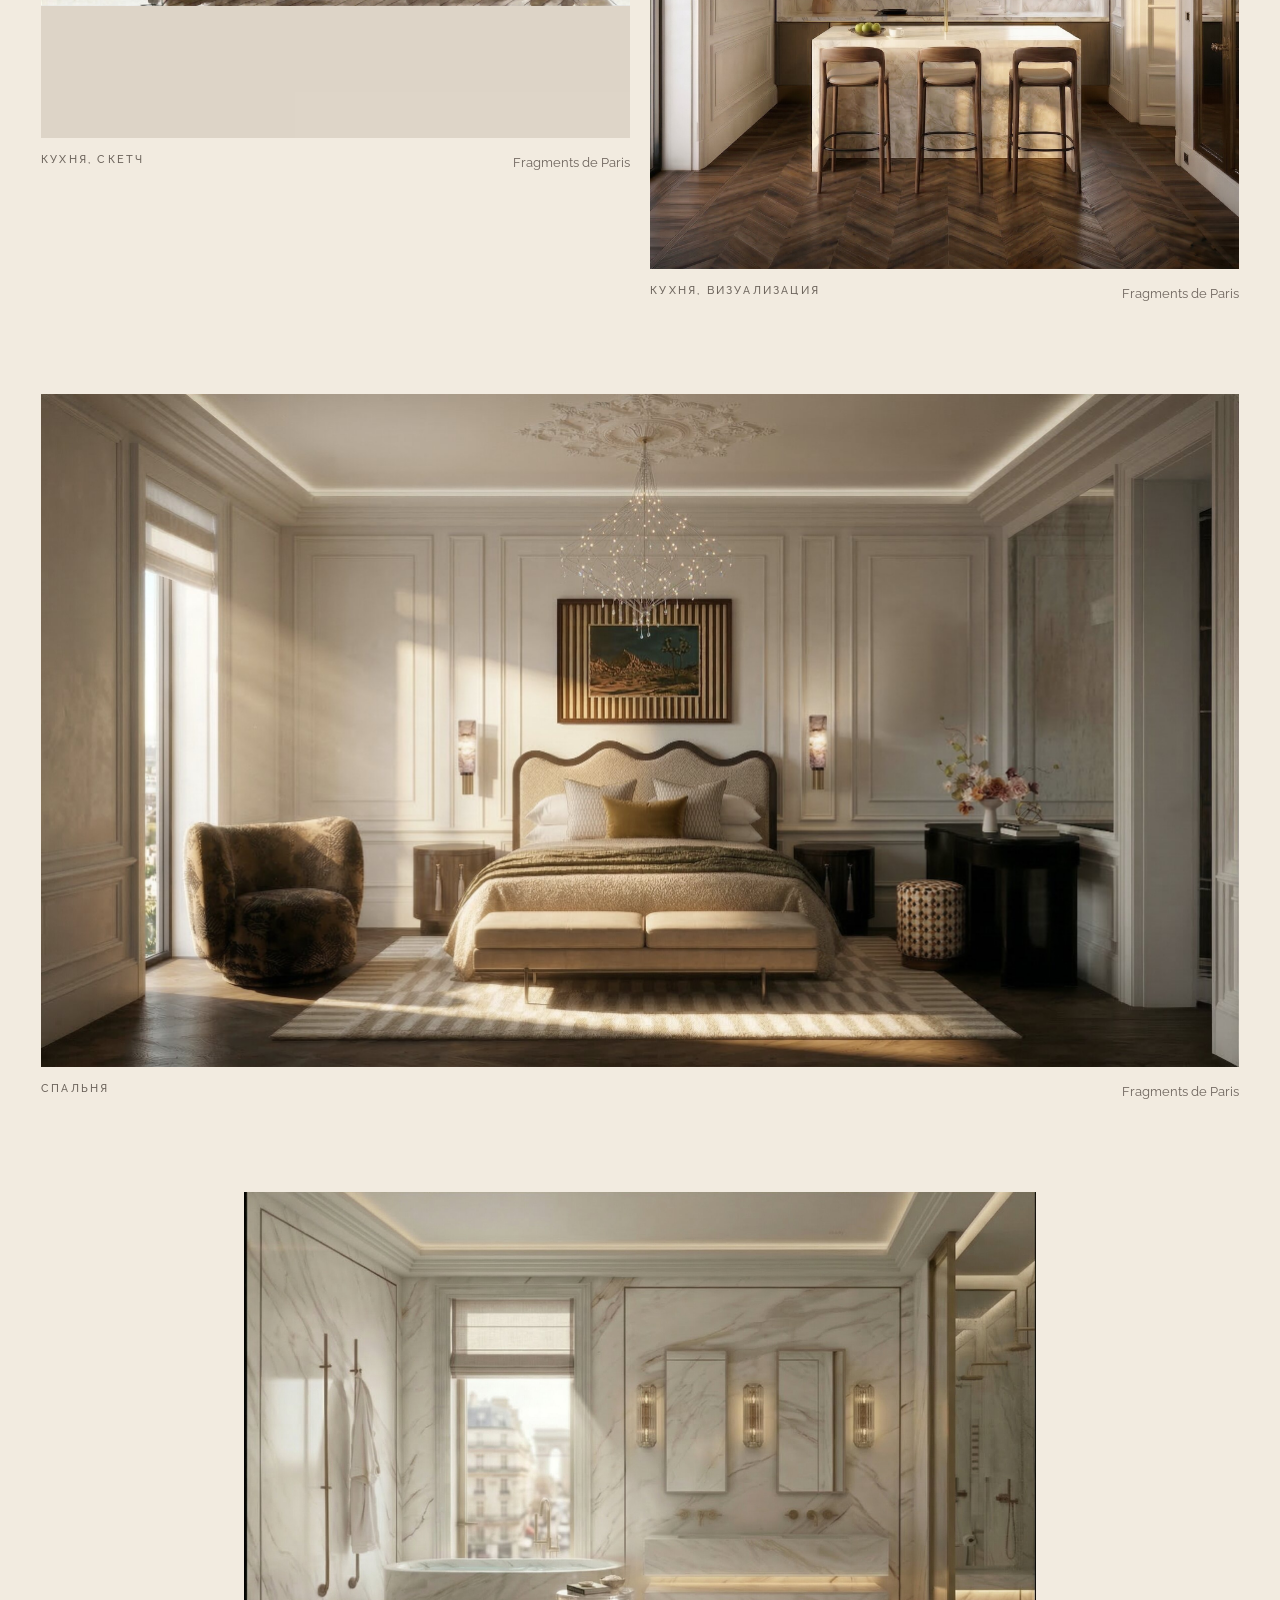
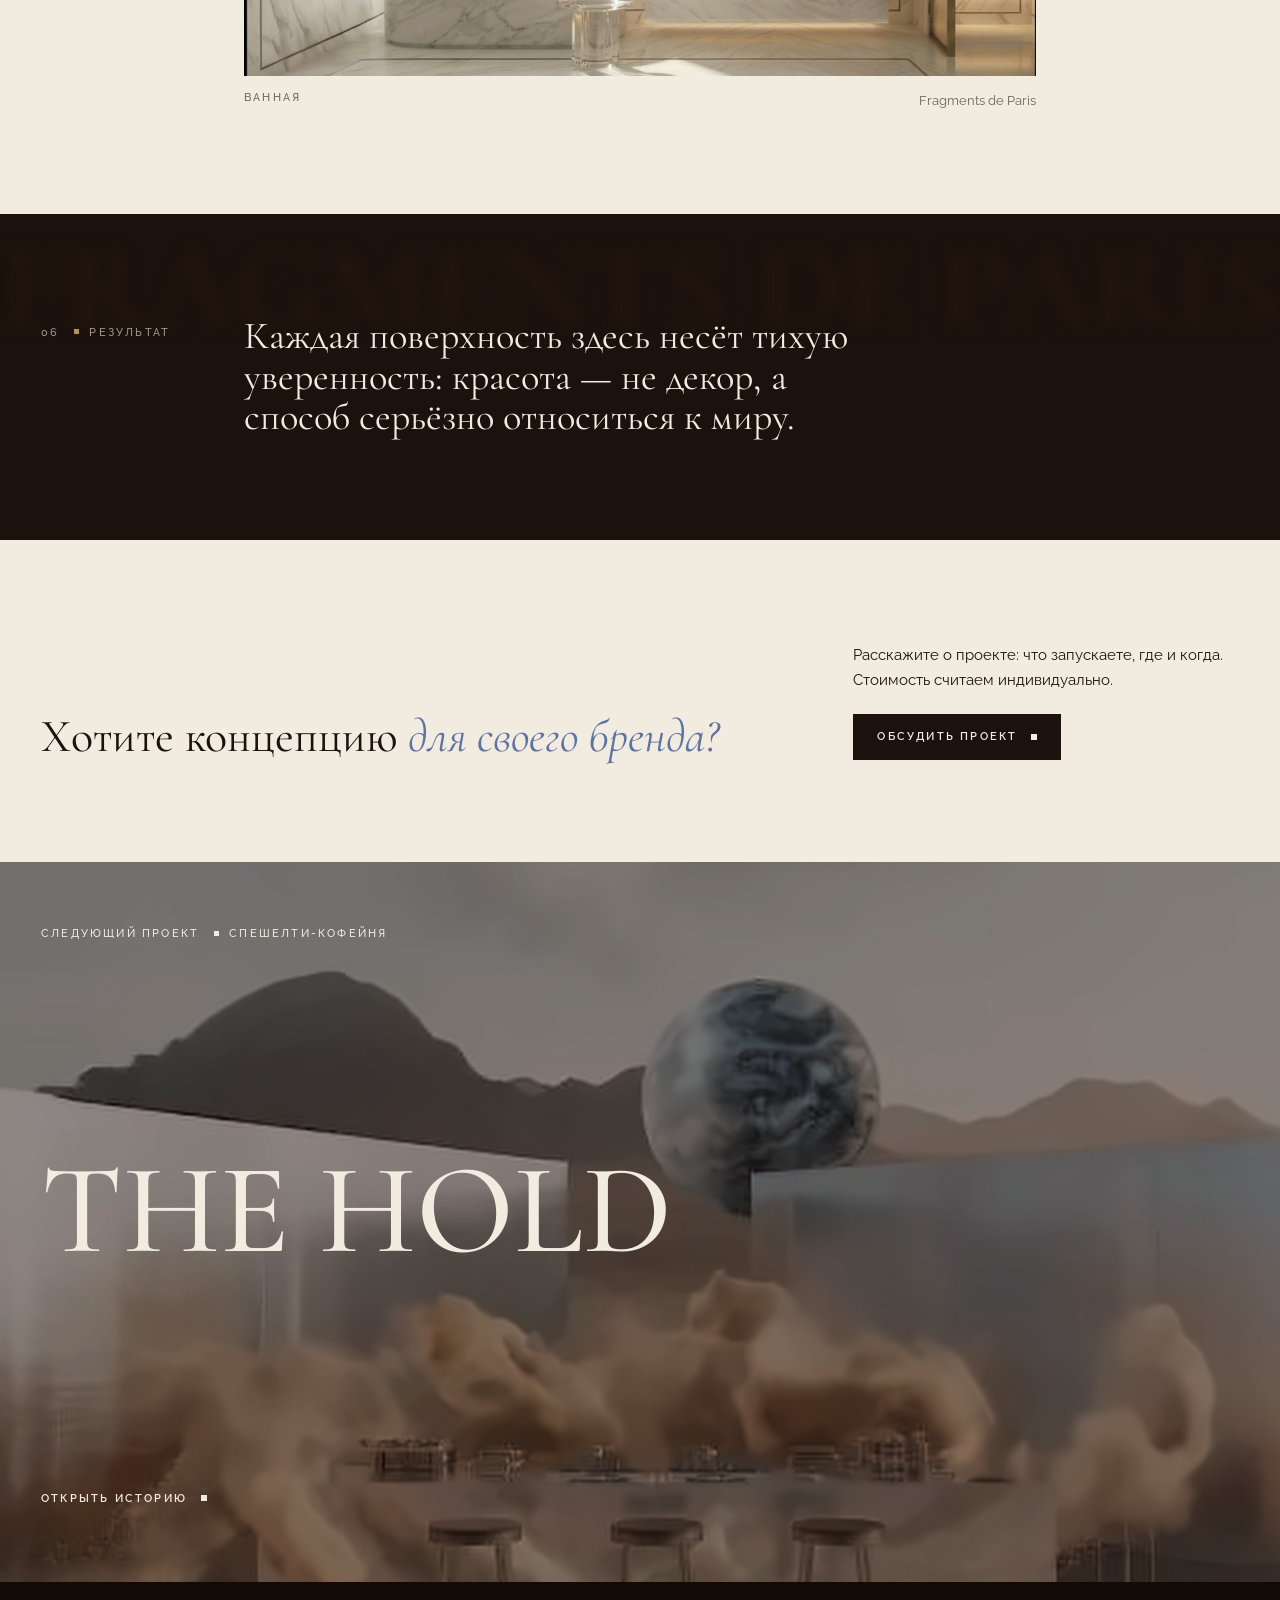
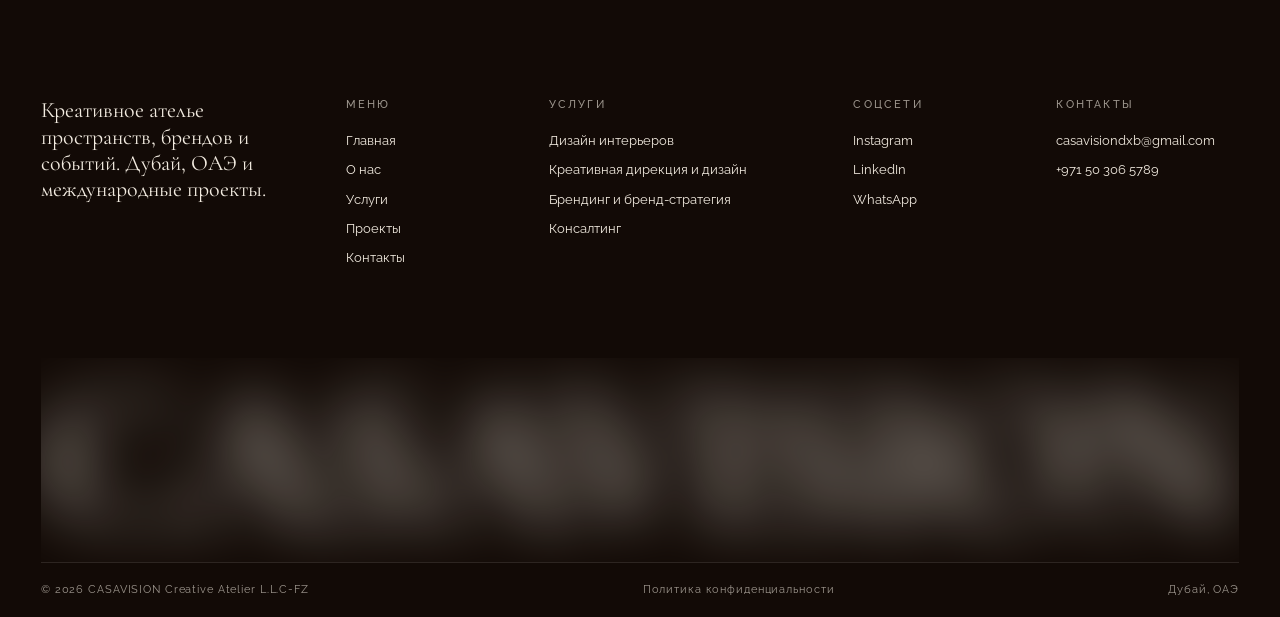
<file: ru/fragments-de-paris.html>
<!doctype html>
<html lang="ru">
<head>
<meta charset="utf-8">
<meta name="viewport" content="width=device-width, initial-scale=1, viewport-fit=cover">
<title>Fragments de Paris · CASAVISION</title>
<meta name="claude:viewport-fit-sides" content="cover">
<meta name="description" content="Парижская квартира как доказательство того, что некоторые города живут в тебе ещё до приезда. Каждая поверхность относится к красоте как к способу серьёзно смотреть на мир.">
<link rel="preconnect" href="https://fonts.googleapis.com"><link rel="preconnect" href="https://fonts.gstatic.com" crossorigin><link rel="stylesheet" href="https://fonts.googleapis.com/css2?family=Cormorant+Garamond:ital,wght@0,300;0,400;0,500;0,600;1,300;1,400;1,500&family=Raleway:wght@300;400;500;600&display=swap">
<link rel="stylesheet" href="../assets/css/site.css">
<link rel="icon" href="../assets/brand/monogram.png">
<style>.pm-item{left:var(--l);top:var(--t);width:var(--w)}.pm-word{left:var(--l);top:var(--t)}@media (max-width:760px){.pm-item{left:var(--ml);top:var(--mt);width:var(--mw)}.pm-word{left:var(--ml);top:var(--mt)}}</style>

</head>
<body>
<div class="preloader" aria-hidden="true">
  <div class="pl-in">
    <span class="pl-word">CASAVISION</span>
    <span class="pl-sub">Creative atelier</span>
  </div>
</div>
<header class="hdr wrap">
  <div class="grid">
    <a class="brand" href="index.html" data-go aria-label="CASAVISION"><span class="mono"></span><span class="logo"></span></a>
    <span class="hdr-loc label">Дубай, ОАЭ</span>
    <a class="hdr-cta label" href="index.html#contact">Обсудить проект</a>
    <a class="hdr-wa label" href="https://wa.me/971503065789" target="_blank" rel="noopener">WhatsApp</a>
    <span class="hdr-lang"><span class="lang label"><a href="../fragments-de-paris.html" lang="en" data-go>EN</a><a href="fragments-de-paris.html" class="is-on" lang="ru" data-go>RU</a></span></span>
    <button class="hdr-menu label" type="button" data-menu-open aria-controls="menu" aria-expanded="false"><span class="burger" aria-hidden="true"><span></span><span></span></span>Меню</button>
  </div>
</header>
<div class="menu" id="menu" aria-hidden="true">
  <div class="menu-panel wrap" role="dialog" aria-modal="true" aria-label="Меню">
    <div class="menu-top grid">
      <a class="brand" href="index.html" data-go aria-label="CASAVISION"><span class="mono"></span><span class="logo"></span></a>
      <span class="menu-lang"><span class="lang label"><a href="../fragments-de-paris.html" lang="en" data-go>EN</a><a href="fragments-de-paris.html" class="is-on" lang="ru" data-go>RU</a></span></span>
      <button class="menu-close label" type="button" data-menu-close>Закрыть <span class="x" aria-hidden="true"></span></button>
    </div>
    <div class="menu-body grid">
      <nav class="menu-nav" aria-label="Основное">
      <div class="mn-item" data-cap="CASAVISION, креативное ателье"><a class="mn-link" href="index.html" data-go>Главная</a><div class="mn-sub"></div></div>
      <div class="mn-item" data-cap="Философия и ценности"><a class="mn-link" href="index.html#about" data-go>О нас</a><div class="mn-sub"><a href="index.html#approach" data-go>Как мы работаем</a><a href="index.html#beliefs" data-go>Наши ценности</a></div></div>
      <div class="mn-item" data-cap="Четыре направления, одна команда"><a class="mn-link" href="index.html#services" data-go>Услуги</a><div class="mn-sub"><a href="index.html#services" data-go>Дизайн интерьеров</a><a href="index.html#services" data-go>Креативная дирекция и дизайн</a><a href="index.html#services" data-go>Брендинг и бренд-стратегия</a><a href="index.html#services" data-go>Консалтинг</a></div></div>
      <div class="mn-item" data-cap="Шесть историй из портфолио"><a class="mn-link" href="index.html#projects" data-go>Проекты</a><div class="mn-sub"><a href="fragments-de-paris.html" data-go>Fragments de Paris</a><a href="the-hold.html" data-go>The Hold</a><a href="confesso-milano.html" data-go>Confesso Milano</a><a href="velvet-meadow.html" data-go>Velvet Meadow</a><a href="sliceit.html" data-go>SLICEit</a><a href="sensorial-dive.html" data-go>Sensorial Dive</a></div></div>
      <div class="mn-item" data-cap="Расскажите о своём проекте"><a class="mn-link" href="index.html#contact" data-go>Контакты</a><div class="mn-sub"></div></div>
      </nav>
      <figure class="menu-preview" aria-hidden="true"><img src="../assets/img/home/cave.jpg" alt="" class="is-on" loading="lazy"><img src="../assets/img/fragments/living.jpg" alt="" loading="lazy"><img src="../assets/img/confesso/reception.jpg" alt="" loading="lazy"><img src="../assets/img/velvet/long-table.jpg" alt="" loading="lazy"><img src="../assets/img/hold/island.jpg" alt="" loading="lazy"><figcaption class="label">CASAVISION, креативное ателье</figcaption></figure>
    </div>
    <div class="menu-info grid">
      <div><span class="label">Написать нам</span><a href="mailto:casavisiondxb@gmail.com">casavisiondxb@gmail.com</a><span>+971 50 306 5789</span></div>
      <div><span class="label">Соцсети</span><a href="#">Instagram</a><a href="#">LinkedIn</a><a href="https://wa.me/971503065789" target="_blank" rel="noopener">WhatsApp</a></div>
      <div><span class="label">Студия</span><span>CASAVISION L.L.C-FZ</span><span>Дубай, Объединённые Арабские Эмираты</span></div>
      <div class="mi-cta"><span class="label">Новый проект</span><a class="btn" href="index.html#contact" data-go>Обсудить проект <i></i></a></div>
    </div>
  </div>
</div>

<main id="top">
  <section class="p-hero tone-light" data-tone="light">
    <div class="wrap"><div class="grid">
      <div class="media ph-img" data-r="img"><img src="../assets/img/fragments/cover.jpg" alt="Fragments de Paris"></div>
      <div class="ph-txt">
        <div data-r><a class="more back" href="index.html#projects" data-go><i></i> Все проекты</a></div>
        <div style="display:grid;gap:28px">
          <span class="label" data-r><span class="mute">01 / 06</span> <span class="sq gold"></span>Жилой интерьер</span>
          <h1 class="ph-title" data-r style="--d:.1s">Fragments de Paris</h1>
          <p class="ph-quote" data-r style="--d:.2s">“Красота — это не декор.”</p>
        </div>
        <div class="ph-meta" data-r style="--d:.3s">
          <div><span class="label">Проект</span><span>Жилой интерьер</span></div>
          <div><span class="label">Локация</span><span>Париж</span></div>
          <div><span class="label">Что сделали</span><span>Дизайн интерьера, стайлинг</span></div>
          <div><span class="label">Слова концепции</span><span class="it">вне времени, баланс, монохром, роскошь</span></div>
        </div>
      </div>
    </div></div>
  </section>

  <section class="p-story tone-dark" data-tone="dark">
    <div class="wrap"><div class="grid ps">
      <div class="ps-block"><span class="label" data-r>01 <span class="sq gold"></span>Задача</span><p data-haze>Есть города, которые живут внутри тебя ещё до того, как ты туда приедешь. Париж — один из них, и эта квартира задумана как доказательство.</p></div>
      <div class="ps-block"><span class="label" data-r style="--d:.15s">02 <span class="sq gold"></span>Идея</span><p data-haze>Мы верим, что самые удивительные пространства не проектируют, а дистиллируют: из памяти, из тоски, из смелости выбрать глубину вместо новизны.</p></div>
    </div></div>
  </section>

  <section class="p-words tone-dark" data-tone="dark" aria-label="Слова концепции">
    <div class="pw-stage">
      <div class="media pw-img"><img src="../assets/img/fragments/living.jpg" alt="" loading="lazy"></div>
      <div class="pw-word">вне времени</div><div class="pw-word">баланс</div><div class="pw-word">монохром</div><div class="pw-word">роскошь</div>
      <span class="pw-count label">1 / 4</span>
      <span class="pw-hint label mute">03 <span class="sq gold"></span>Слова концепции</span>
    </div>
  </section>

  <section class="p-mood tone-light" data-tone="light" aria-label="Мудборд">
    <div class="pm-stage">
      <div class="pm-head wrap"><div class="grid"><span class="label">04 <span class="sq gold"></span>Мудборд</span><p>Приглашение жить внутри видения, которое отказывается быть обычным: классическая лепнина, тихий свет, слоновая кость и орех, один жест роскоши в каждой комнате.</p></div></div>
      <div class="pm-board">
        <figure class="pm-item " style="--l:0%;--t:6%;--w:15%;--ml:0%;--mt:2%;--mw:34%;z-index:1"><img src="../assets/img/fragments/m7.jpg" alt="" loading="lazy"></figure>
        <figure class="pm-item " style="--l:17%;--t:0%;--w:18%;--ml:33%;--mt:6%;--mw:32%;z-index:2"><img src="../assets/img/fragments/m2.jpg" alt="" loading="lazy"></figure>
        <figure class="pm-item cut" style="--l:37%;--t:10%;--w:17%;--ml:66%;--mt:0%;--mw:34%;z-index:3"><img src="../assets/img/fragments/m9.png" alt="" loading="lazy"></figure>
        <figure class="pm-item " style="--l:56%;--t:0%;--w:15%;--ml:2%;--mt:33%;--mw:32%;z-index:1"><img src="../assets/img/fragments/m3.jpg" alt="" loading="lazy"></figure>
        <figure class="pm-item " style="--l:73%;--t:4%;--w:19%;--ml:35%;--mt:30%;--mw:32%;z-index:2"><img src="../assets/img/fragments/m4.jpg" alt="" loading="lazy"></figure>
        <figure class="pm-item " style="--l:3%;--t:50%;--w:17%;--ml:68%;--mt:34%;--mw:32%;z-index:3"><img src="../assets/img/fragments/m1.jpg" alt="" loading="lazy"></figure>
        <figure class="pm-item " style="--l:23%;--t:44%;--w:19%;--ml:0%;--mt:64%;--mw:34%;z-index:1"><img src="../assets/img/fragments/m5.jpg" alt="" loading="lazy"></figure>
        <figure class="pm-item " style="--l:45%;--t:52%;--w:16%;--ml:34%;--mt:62%;--mw:32%;z-index:2"><img src="../assets/img/fragments/m6.jpg" alt="" loading="lazy"></figure>
        <figure class="pm-item " style="--l:64%;--t:46%;--w:20%;--ml:66%;--mt:66%;--mw:34%;z-index:3"><img src="../assets/img/fragments/m8.jpg" alt="" loading="lazy"></figure>
        <figure class="pm-item cut" style="--l:86%;--t:50%;--w:13%;--ml:40%;--mt:86%;--mw:26%;z-index:1"><img src="../assets/img/fragments/m10.png" alt="" loading="lazy"></figure>
        <span class="pm-word" style="--l:18%;--t:-9%;--ml:34%;--mt:-6%">вне времени</span>
        <span class="pm-word" style="--l:79%;--t:41%;--ml:66%;--mt:56%">баланс</span>
        <span class="pm-word" style="--l:2%;--t:42%;--ml:0%;--mt:28%">монохром</span>
        <span class="pm-word" style="--l:47%;--t:95%;--ml:36%;--mt:96%">роскошь</span>
      </div>
    </div>
  </section>

  <section class="p-gallery tone-light" data-tone="light">
    <div class="wrap">
      <div class="grid sec-head" style="margin-bottom:clamp(56px,7vw,110px)"><span class="label" data-r>05 <span class="sq gold"></span>Визуализации</span><h2 data-r style="--d:.1s">От концепции <em>к пространству</em></h2></div>
      <div class="grid pg">
        <figure class="pg-item w-left"><div class="media" data-r="img"><img src="../assets/img/fragments/living.jpg" alt="Fragments de Paris: Гостиная" loading="lazy"></div><figcaption><span class="label">Гостиная</span><span class="mute">Fragments de Paris</span></figcaption></figure>
        <figure class="pg-item w-small-r"><div class="media" data-r="img"><img src="../assets/img/fragments/living-detail.jpg" alt="Fragments de Paris: Гостиная, деталь" loading="lazy"></div><figcaption><span class="label">Гостиная, деталь</span><span class="mute">Fragments de Paris</span></figcaption></figure>
        <figure class="pg-item w-half-l"><div class="media" data-r="img"><img src="../assets/img/fragments/kitchen-sketch.jpg" alt="Fragments de Paris: Кухня, скетч" loading="lazy"></div><figcaption><span class="label">Кухня, скетч</span><span class="mute">Fragments de Paris</span></figcaption></figure>
        <figure class="pg-item w-half-r"><div class="media" data-r="img"><img src="../assets/img/fragments/kitchen.jpg" alt="Fragments de Paris: Кухня, визуализация" loading="lazy"></div><figcaption><span class="label">Кухня, визуализация</span><span class="mute">Fragments de Paris</span></figcaption></figure>
        <figure class="pg-item w-full"><div class="media" data-r="img"><img src="../assets/img/fragments/bedroom.jpg" alt="Fragments de Paris: Спальня" loading="lazy"></div><figcaption><span class="label">Спальня</span><span class="mute">Fragments de Paris</span></figcaption></figure>
        <figure class="pg-item w-mid"><div class="media" data-r="img"><img src="../assets/img/fragments/bathroom.jpg" alt="Fragments de Paris: Ванная" loading="lazy"></div><figcaption><span class="label">Ванная</span><span class="mute">Fragments de Paris</span></figcaption></figure>
      </div>
    </div>
  </section>

  <section class="p-result tone-dark" data-tone="dark">
    <div class="blurmark" aria-hidden="true" data-fit="1" data-par="-0.3">FRAGMENTS DE PARIS</div>
    <div class="wrap"><div class="grid"><span class="label">06 <span class="sq gold"></span>Результат</span><blockquote data-haze>Каждая поверхность здесь несёт тихую уверенность: красота — не декор, а способ серьёзно относиться к миру.</blockquote></div></div>
  </section>

  <section class="p-cta tone-light" data-tone="light">
    <div class="wrap"><div class="grid">
      <h2 data-r>Хотите концепцию <em>для своего бренда?</em></h2>
      <div class="pc-side" data-r style="--d:.15s"><p>Расскажите о проекте: что запускаете, где и когда. Стоимость считаем индивидуально.</p><div><a class="btn solid" href="index.html#contact" data-go>Обсудить проект <i></i></a></div></div>
    </div></div>
  </section>

  <a class="p-next" href="the-hold.html" data-go data-tone="dark">
    <img src="../assets/img/hold/cover.jpg" alt="" loading="lazy">
    <span class="pn-in wrap"><span class="label">Следующий проект <span class="sq"></span>Спешелти-кофейня</span><span class="pn-title">The Hold</span><span><span class="more">Открыть историю <i></i></span></span></span>
  </a>
</main>
<footer class="ftr tone-ink" data-tone="dark">
  <div class="wrap">
    <div class="grid ftr-cols">
      <div class="fc-1"><p>Креативное ателье пространств, брендов и событий. Дубай, ОАЭ и международные проекты.</p></div>
      <div class="fc-2"><span class="label">Меню</span><a href="index.html" data-go>Главная</a><a href="index.html#about" data-go>О нас</a><a href="index.html#services" data-go>Услуги</a><a href="index.html#projects" data-go>Проекты</a><a href="index.html#contact" data-go>Контакты</a></div>
      <div class="fc-3"><span class="label">Услуги</span><a href="index.html#services" data-go>Дизайн интерьеров</a><a href="index.html#services" data-go>Креативная дирекция и дизайн</a><a href="index.html#services" data-go>Брендинг и бренд-стратегия</a><a href="index.html#services" data-go>Консалтинг</a></div>
      <div class="fc-4"><span class="label">Соцсети</span><a href="#">Instagram</a><a href="#">LinkedIn</a><a href="https://wa.me/971503065789" target="_blank" rel="noopener">WhatsApp</a></div>
      <div class="fc-5"><span class="label">Контакты</span><a href="mailto:casavisiondxb@gmail.com">casavisiondxb@gmail.com</a><span>+971 50 306 5789</span></div>
    </div>
    <div class="ftr-mark" aria-hidden="true"><div class="blurmark" data-fit="1" data-focus="0.16" data-focus-min="0.035">CASAVISION</div></div>
    <div class="ftr-base"><span>© <span data-year>2026</span> CASAVISION Creative Atelier L.L.C-FZ</span><a href="#">Политика конфиденциальности</a><span>Дубай, ОАЭ</span></div>
  </div>
</footer>
<button class="totop" type="button" aria-label="Наверх"><svg viewBox="0 0 54 54" aria-hidden="true"><circle class="tt-track" cx="27" cy="27" r="26"></circle><circle class="tt-bar" cx="27" cy="27" r="26"></circle></svg><i></i></button>
<script src="../assets/js/site.js"></script>
</body>
</html>
</file>
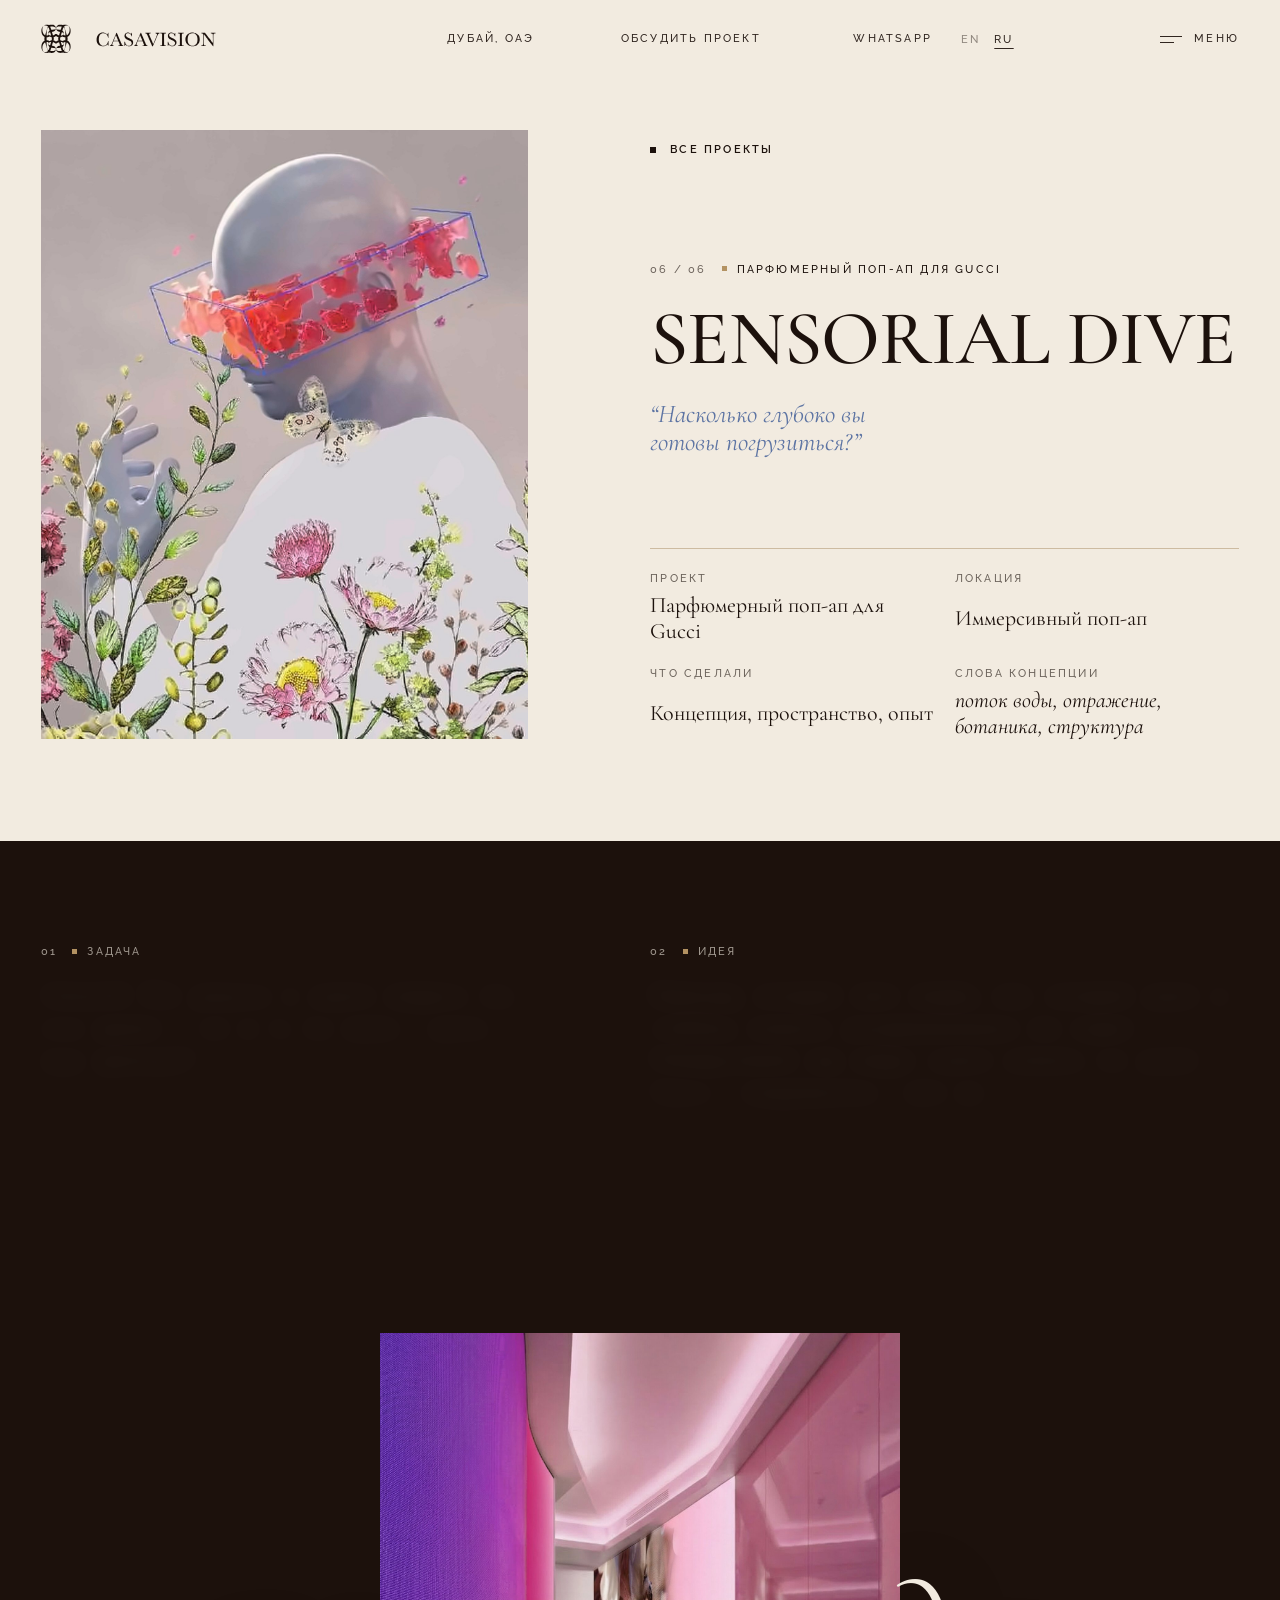
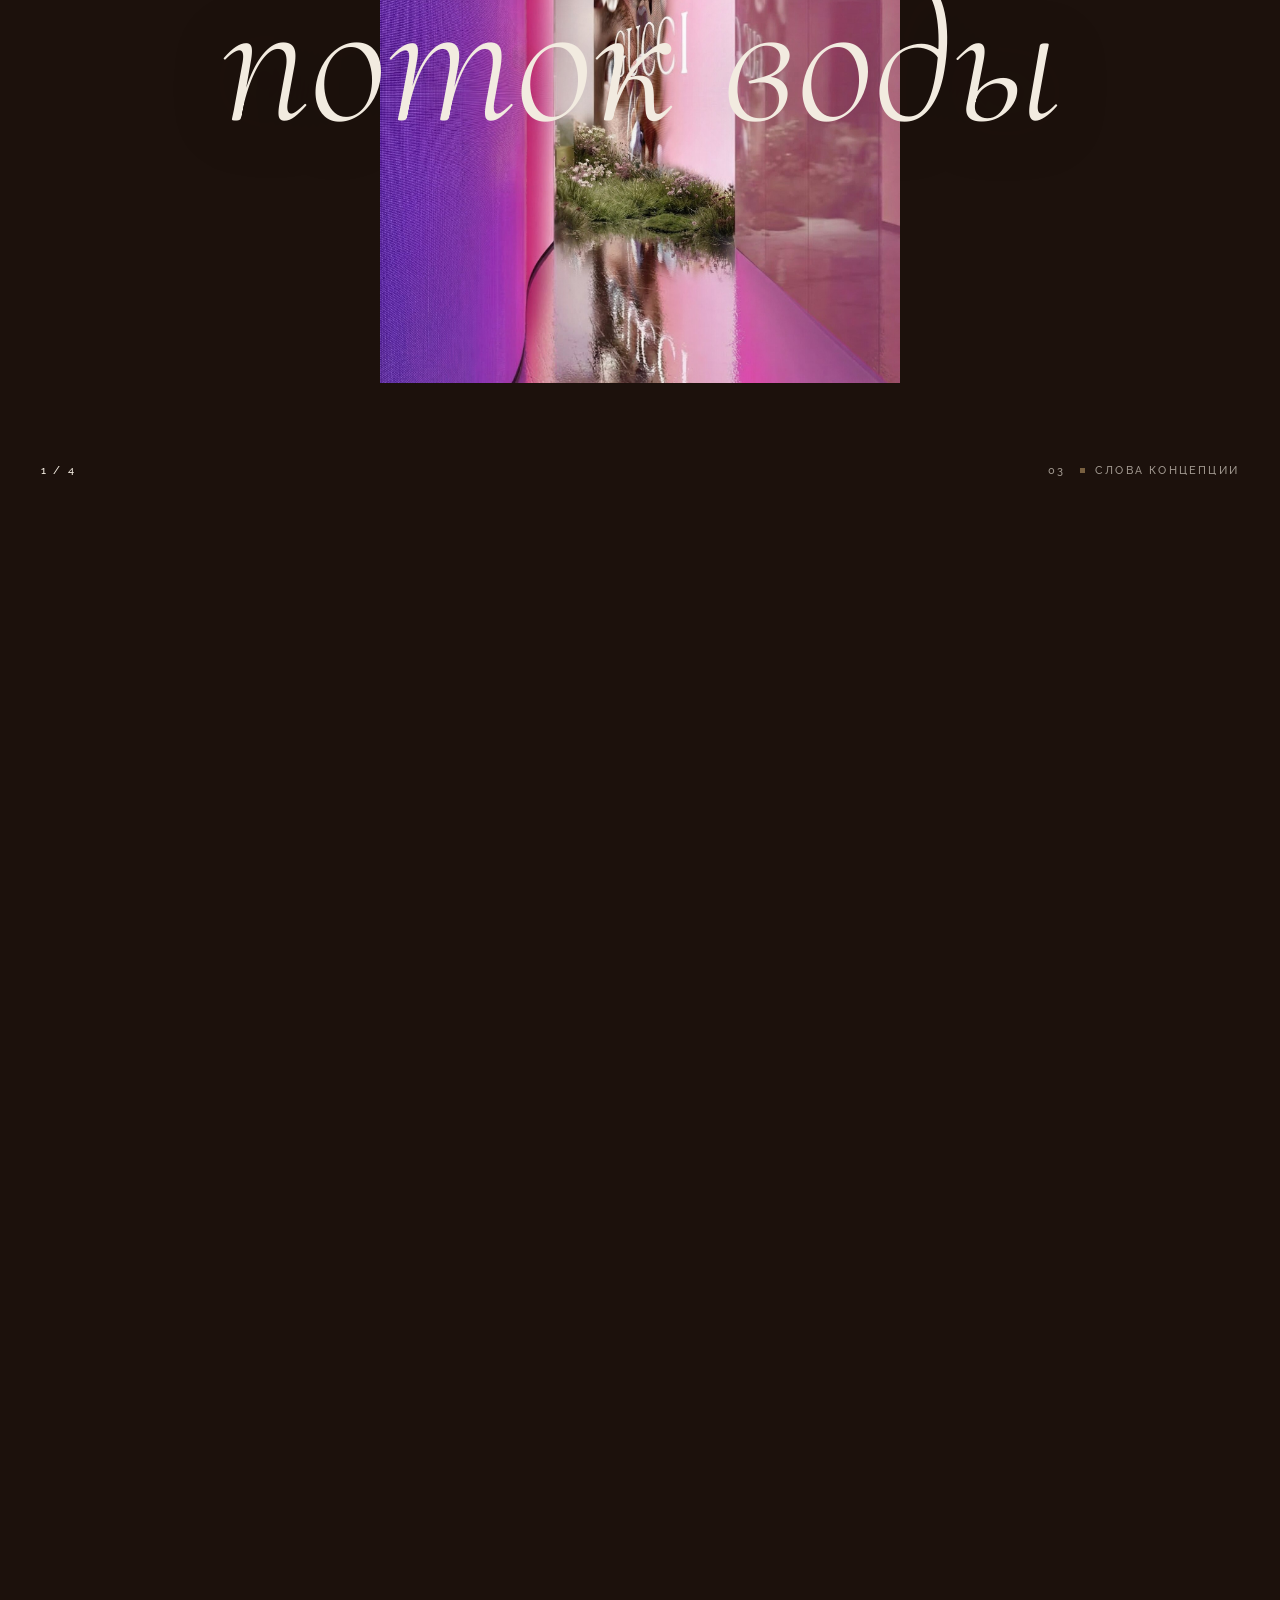
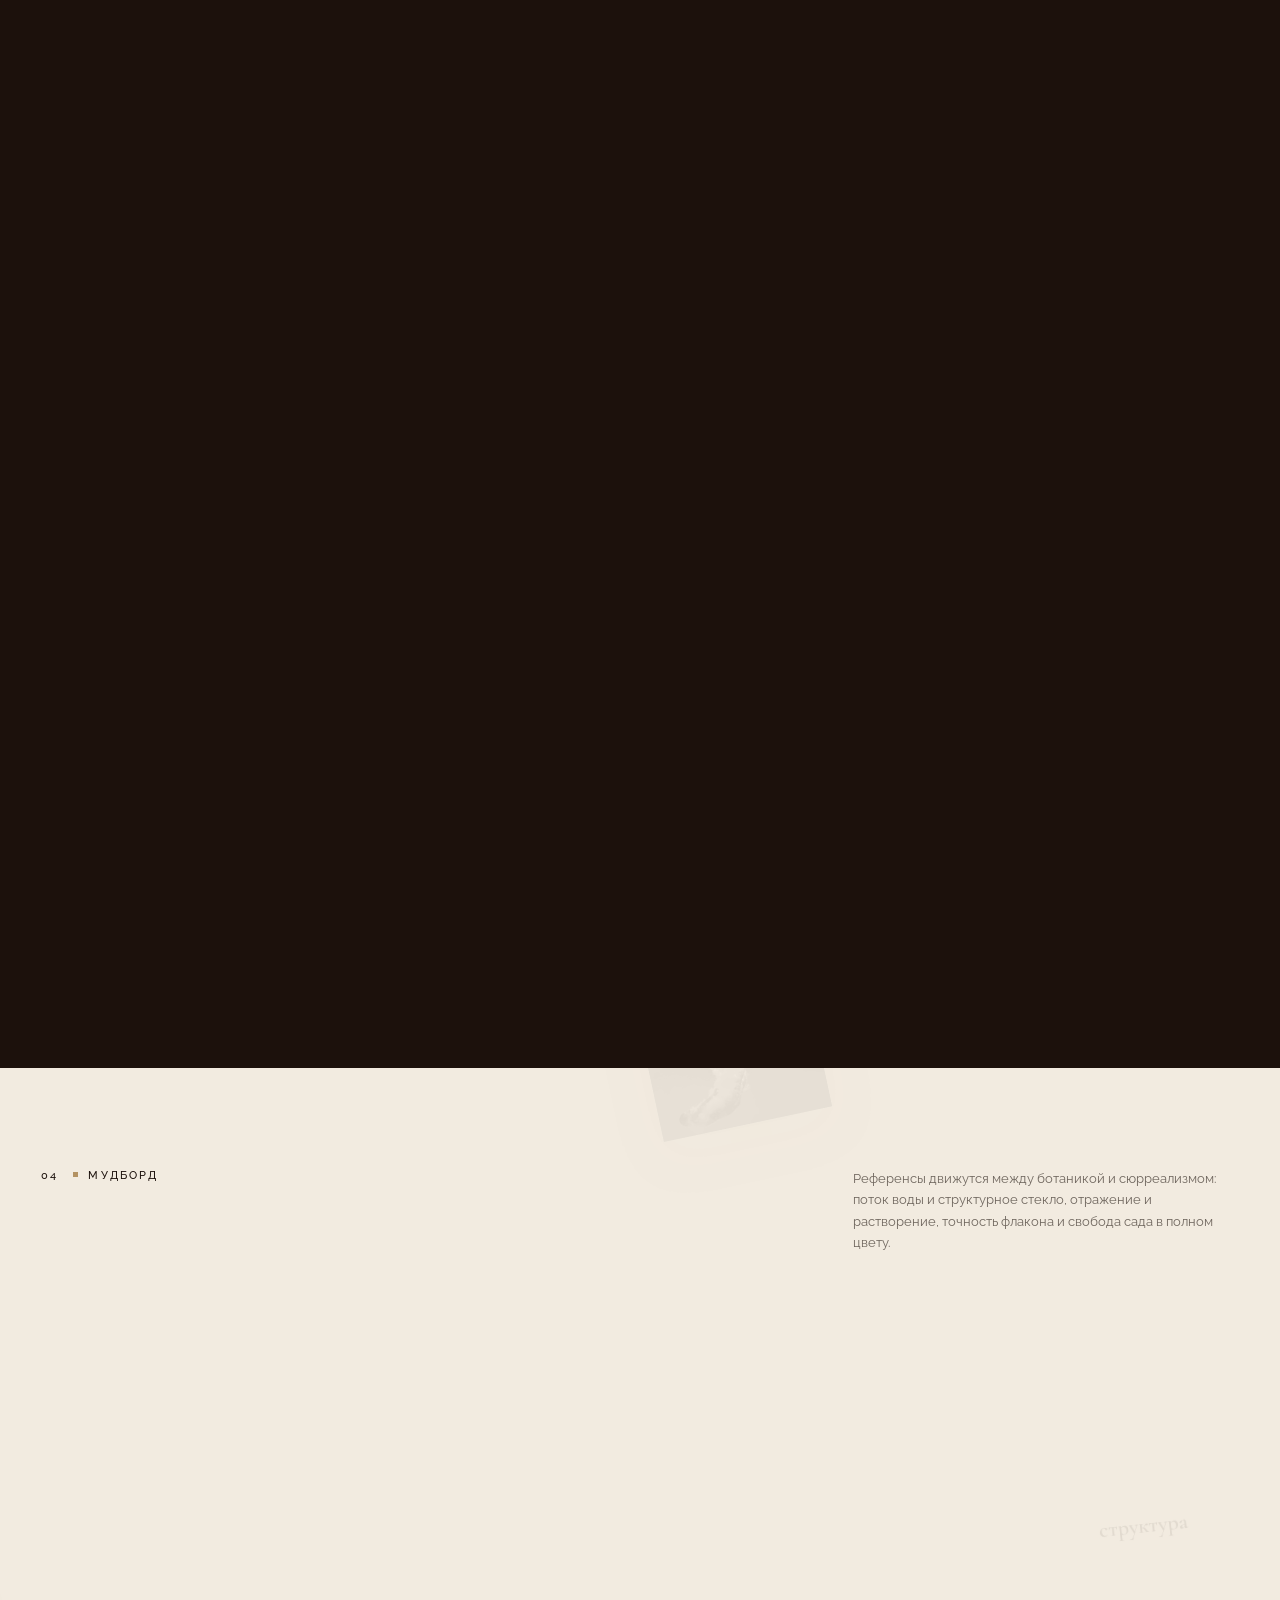
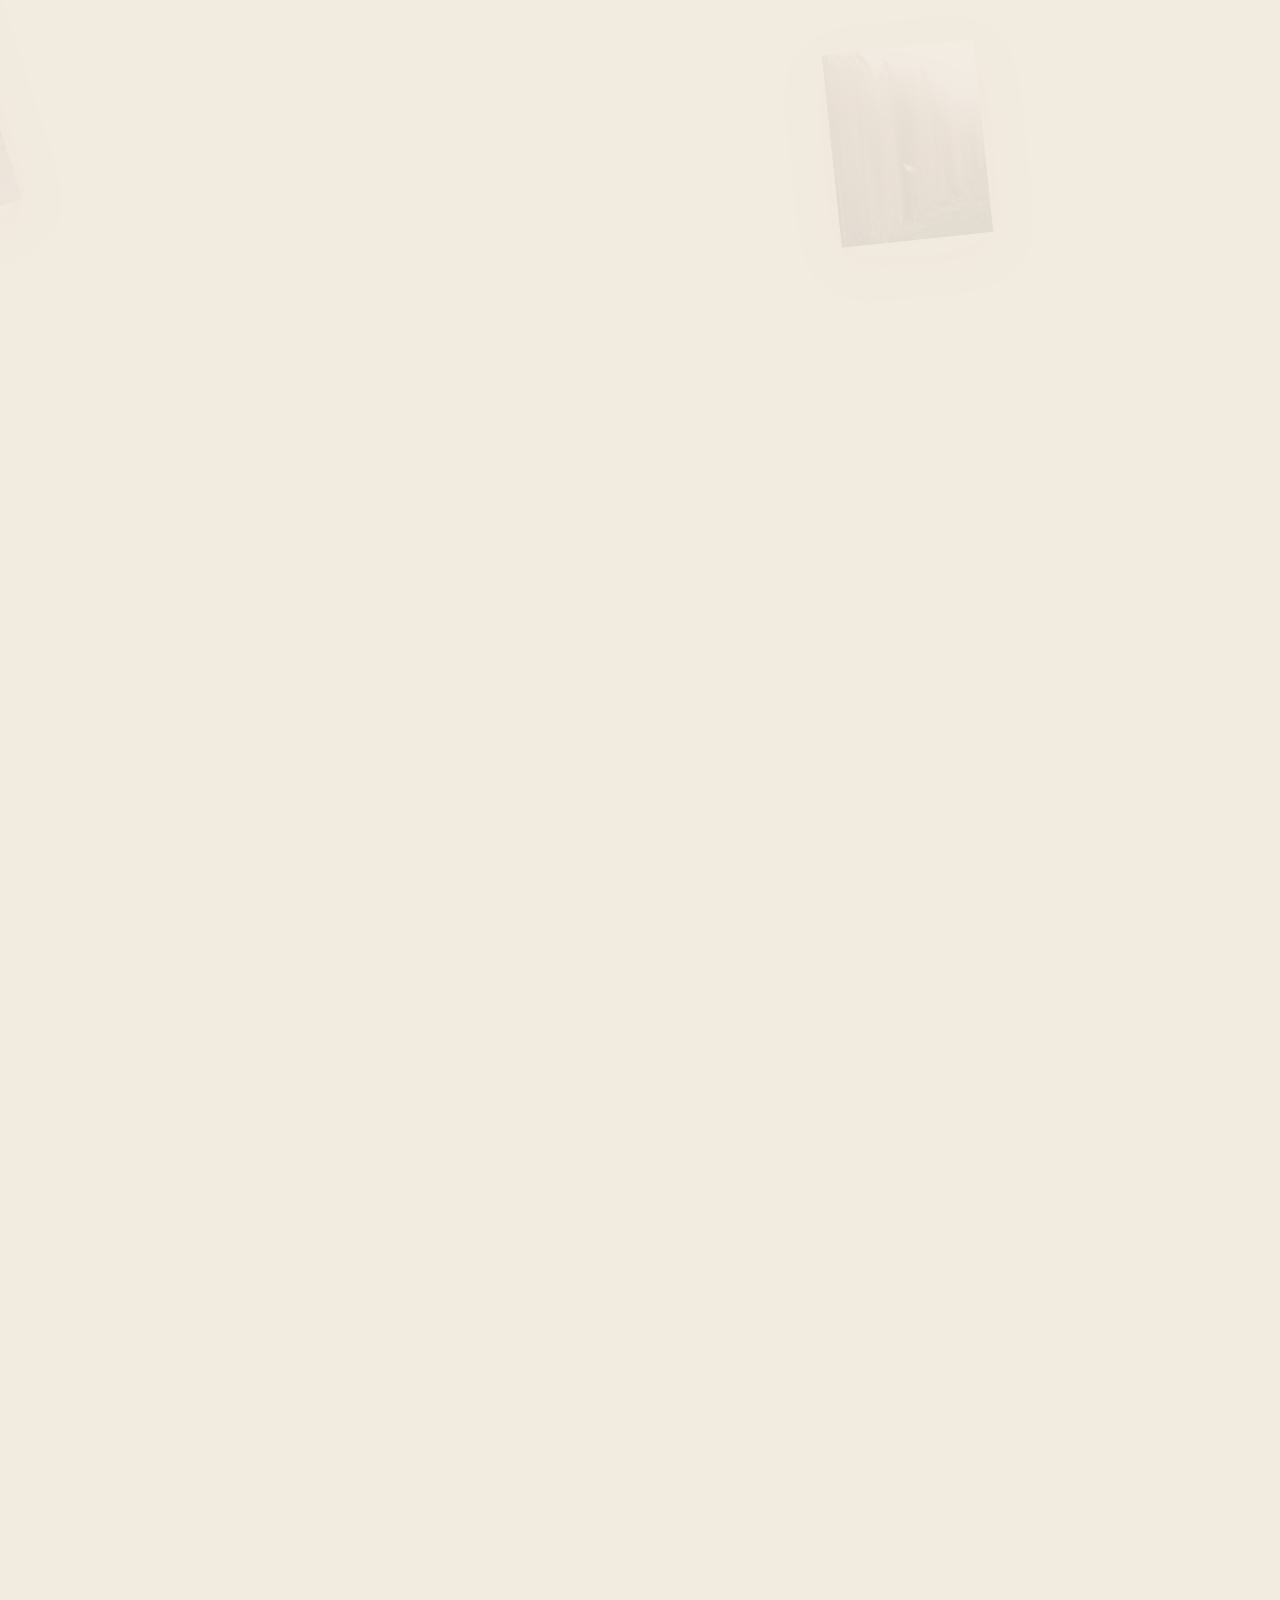
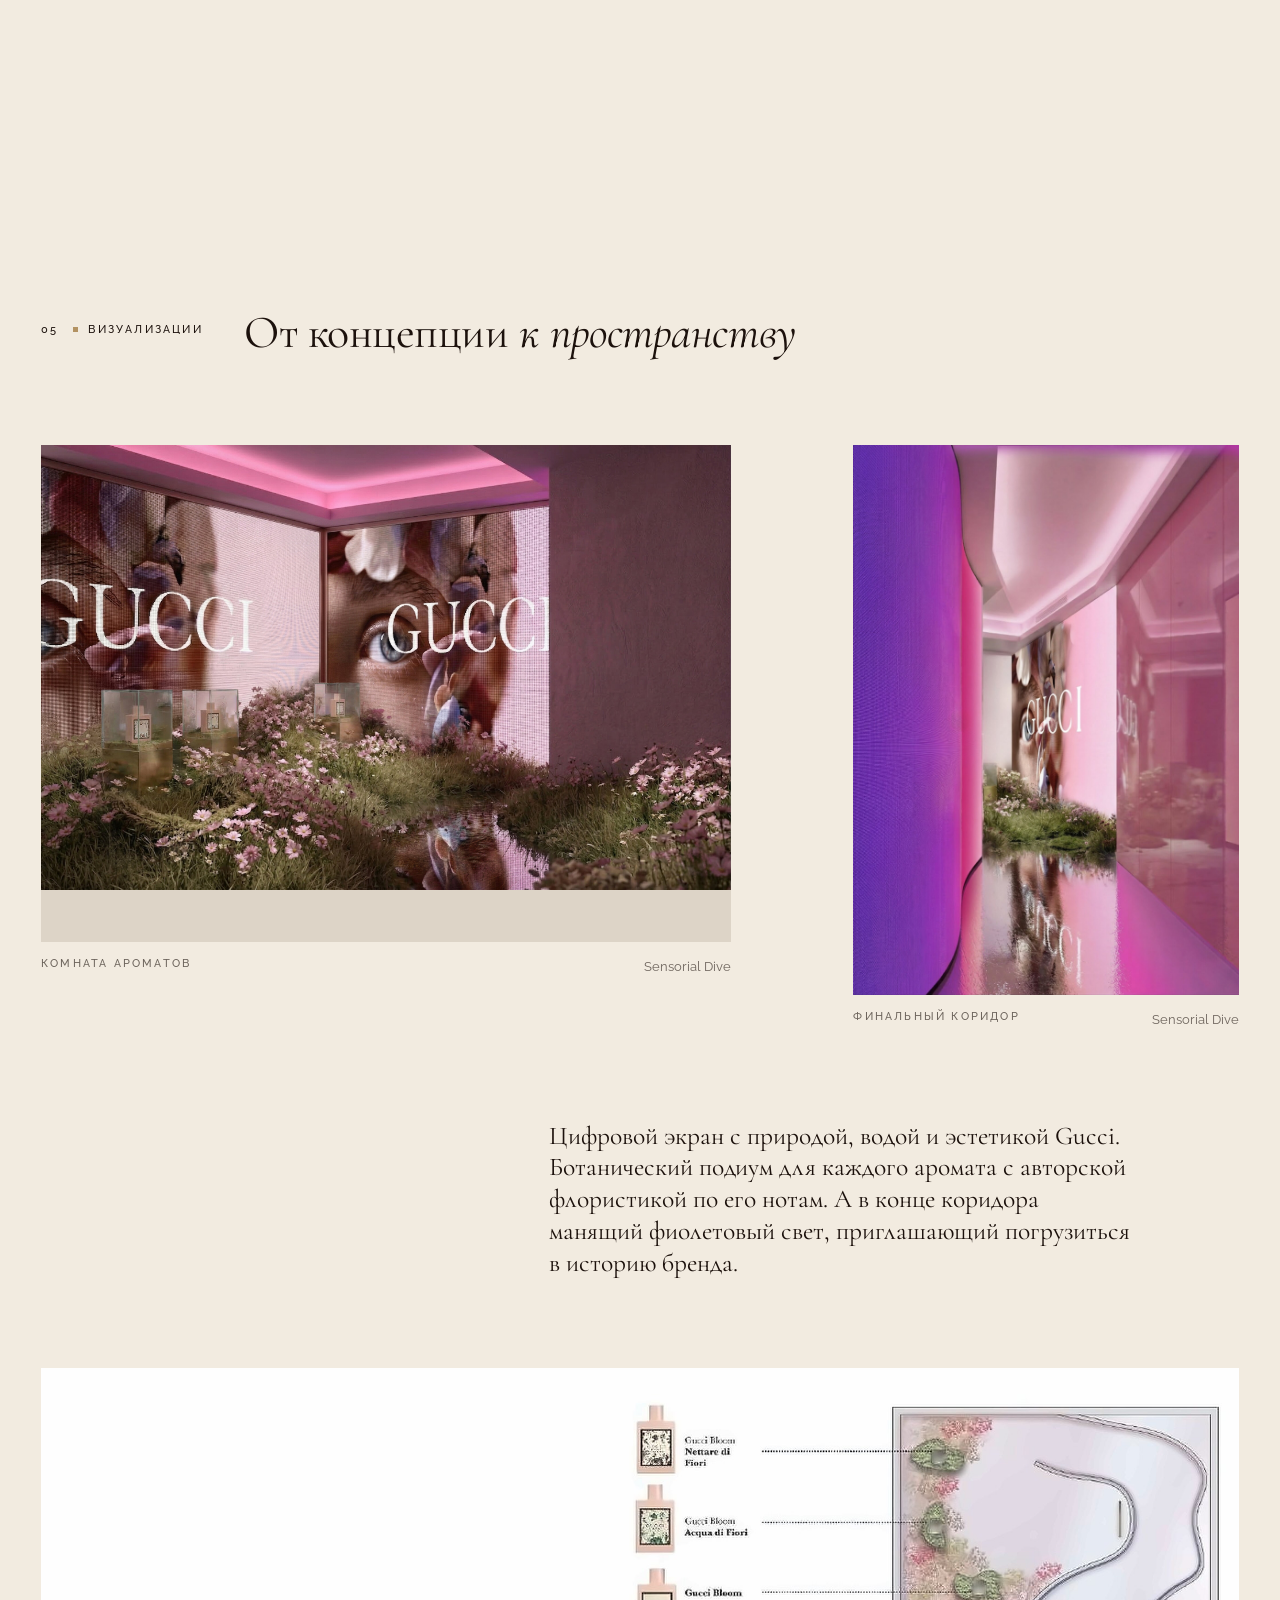
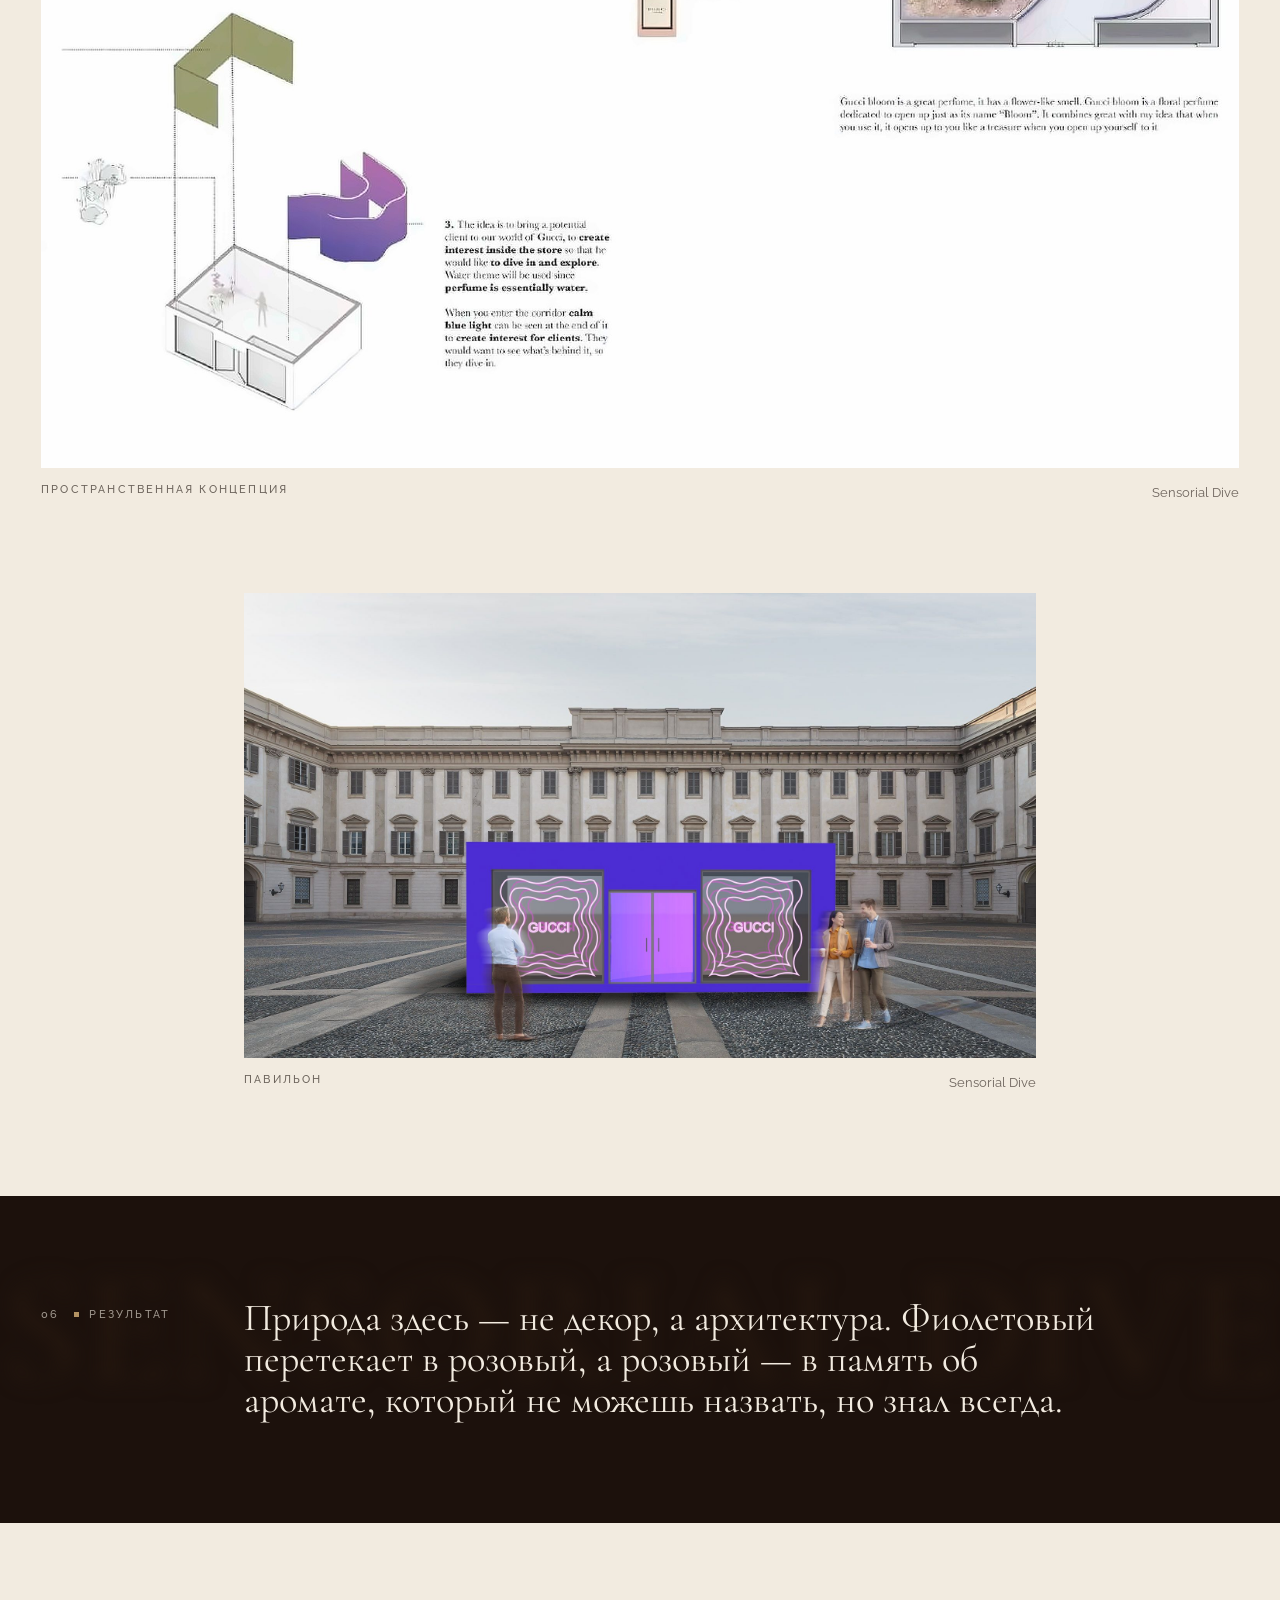
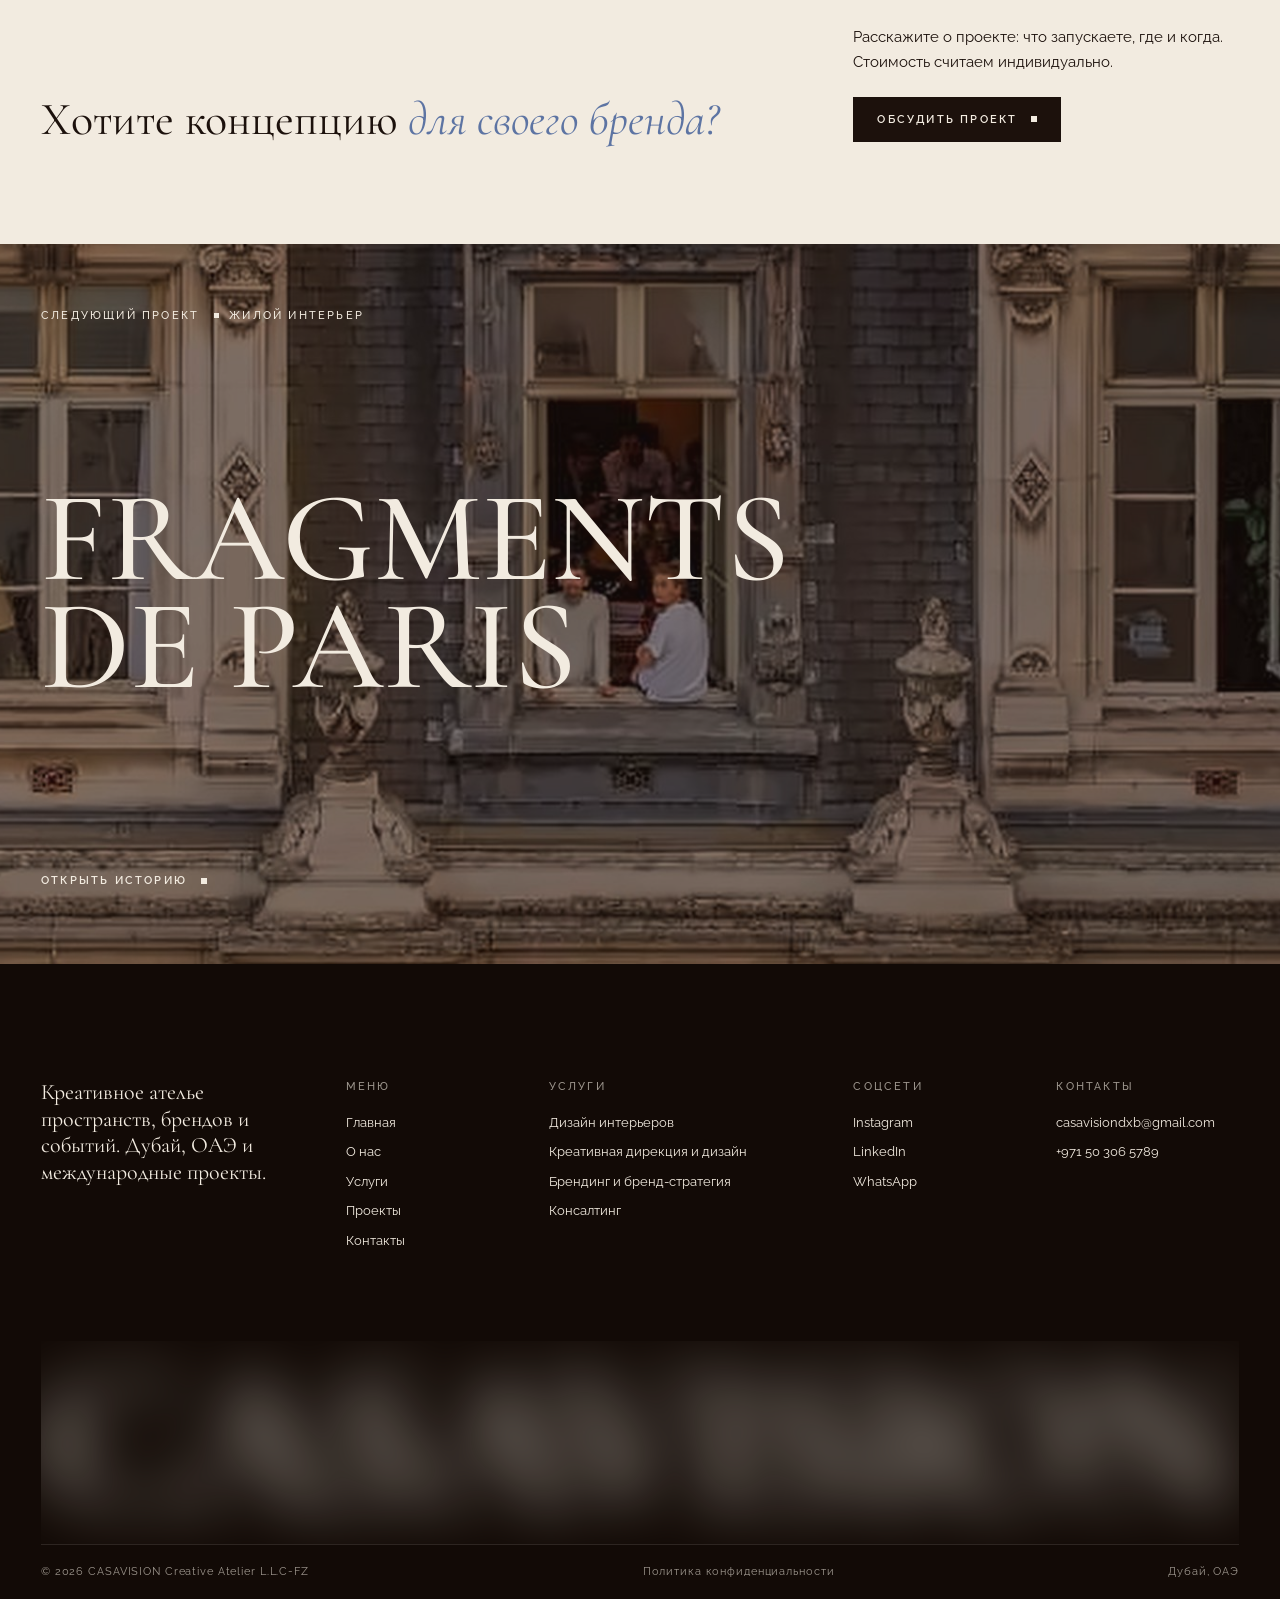
<file: ru/sensorial-dive.html>
<!doctype html>
<html lang="ru">
<head>
<meta charset="utf-8">
<meta name="viewport" content="width=device-width, initial-scale=1, viewport-fit=cover">
<title>Sensorial Dive · CASAVISION</title>
<meta name="claude:viewport-fit-sides" content="cover">
<meta name="description" content="Парфюмерный поп-ап для Gucci, построенный вокруг одного вопроса: что, если аромат — это не то, что носят, а место, куда приходят?">
<link rel="preconnect" href="https://fonts.googleapis.com"><link rel="preconnect" href="https://fonts.gstatic.com" crossorigin><link rel="stylesheet" href="https://fonts.googleapis.com/css2?family=Cormorant+Garamond:ital,wght@0,300;0,400;0,500;0,600;1,300;1,400;1,500&family=Raleway:wght@300;400;500;600&display=swap">
<link rel="stylesheet" href="../assets/css/site.css">
<link rel="icon" href="../assets/brand/monogram.png">
<style>.pm-item{left:var(--l);top:var(--t);width:var(--w)}.pm-word{left:var(--l);top:var(--t)}@media (max-width:760px){.pm-item{left:var(--ml);top:var(--mt);width:var(--mw)}.pm-word{left:var(--ml);top:var(--mt)}}</style>

</head>
<body>
<div class="preloader" aria-hidden="true">
  <div class="pl-in">
    <span class="pl-word">CASAVISION</span>
    <span class="pl-sub">Creative atelier</span>
  </div>
</div>
<header class="hdr wrap">
  <div class="grid">
    <a class="brand" href="index.html" data-go aria-label="CASAVISION"><span class="mono"></span><span class="logo"></span></a>
    <span class="hdr-loc label">Дубай, ОАЭ</span>
    <a class="hdr-cta label" href="index.html#contact">Обсудить проект</a>
    <a class="hdr-wa label" href="https://wa.me/971503065789" target="_blank" rel="noopener">WhatsApp</a>
    <span class="hdr-lang"><span class="lang label"><a href="../sensorial-dive.html" lang="en" data-go>EN</a><a href="sensorial-dive.html" class="is-on" lang="ru" data-go>RU</a></span></span>
    <button class="hdr-menu label" type="button" data-menu-open aria-controls="menu" aria-expanded="false"><span class="burger" aria-hidden="true"><span></span><span></span></span>Меню</button>
  </div>
</header>
<div class="menu" id="menu" aria-hidden="true">
  <div class="menu-panel wrap" role="dialog" aria-modal="true" aria-label="Меню">
    <div class="menu-top grid">
      <a class="brand" href="index.html" data-go aria-label="CASAVISION"><span class="mono"></span><span class="logo"></span></a>
      <span class="menu-lang"><span class="lang label"><a href="../sensorial-dive.html" lang="en" data-go>EN</a><a href="sensorial-dive.html" class="is-on" lang="ru" data-go>RU</a></span></span>
      <button class="menu-close label" type="button" data-menu-close>Закрыть <span class="x" aria-hidden="true"></span></button>
    </div>
    <div class="menu-body grid">
      <nav class="menu-nav" aria-label="Основное">
      <div class="mn-item" data-cap="CASAVISION, креативное ателье"><a class="mn-link" href="index.html" data-go>Главная</a><div class="mn-sub"></div></div>
      <div class="mn-item" data-cap="Философия и ценности"><a class="mn-link" href="index.html#about" data-go>О нас</a><div class="mn-sub"><a href="index.html#approach" data-go>Как мы работаем</a><a href="index.html#beliefs" data-go>Наши ценности</a></div></div>
      <div class="mn-item" data-cap="Четыре направления, одна команда"><a class="mn-link" href="index.html#services" data-go>Услуги</a><div class="mn-sub"><a href="index.html#services" data-go>Дизайн интерьеров</a><a href="index.html#services" data-go>Креативная дирекция и дизайн</a><a href="index.html#services" data-go>Брендинг и бренд-стратегия</a><a href="index.html#services" data-go>Консалтинг</a></div></div>
      <div class="mn-item" data-cap="Шесть историй из портфолио"><a class="mn-link" href="index.html#projects" data-go>Проекты</a><div class="mn-sub"><a href="fragments-de-paris.html" data-go>Fragments de Paris</a><a href="the-hold.html" data-go>The Hold</a><a href="confesso-milano.html" data-go>Confesso Milano</a><a href="velvet-meadow.html" data-go>Velvet Meadow</a><a href="sliceit.html" data-go>SLICEit</a><a href="sensorial-dive.html" data-go>Sensorial Dive</a></div></div>
      <div class="mn-item" data-cap="Расскажите о своём проекте"><a class="mn-link" href="index.html#contact" data-go>Контакты</a><div class="mn-sub"></div></div>
      </nav>
      <figure class="menu-preview" aria-hidden="true"><img src="../assets/img/home/cave.jpg" alt="" class="is-on" loading="lazy"><img src="../assets/img/fragments/living.jpg" alt="" loading="lazy"><img src="../assets/img/confesso/reception.jpg" alt="" loading="lazy"><img src="../assets/img/velvet/long-table.jpg" alt="" loading="lazy"><img src="../assets/img/hold/island.jpg" alt="" loading="lazy"><figcaption class="label">CASAVISION, креативное ателье</figcaption></figure>
    </div>
    <div class="menu-info grid">
      <div><span class="label">Написать нам</span><a href="mailto:casavisiondxb@gmail.com">casavisiondxb@gmail.com</a><span>+971 50 306 5789</span></div>
      <div><span class="label">Соцсети</span><a href="#">Instagram</a><a href="#">LinkedIn</a><a href="https://wa.me/971503065789" target="_blank" rel="noopener">WhatsApp</a></div>
      <div><span class="label">Студия</span><span>CASAVISION L.L.C-FZ</span><span>Дубай, Объединённые Арабские Эмираты</span></div>
      <div class="mi-cta"><span class="label">Новый проект</span><a class="btn" href="index.html#contact" data-go>Обсудить проект <i></i></a></div>
    </div>
  </div>
</div>

<main id="top">
  <section class="p-hero tone-light" data-tone="light">
    <div class="wrap"><div class="grid">
      <div class="media ph-img" data-r="img"><img src="../assets/img/sensorial/cover.jpg" alt="Sensorial Dive"></div>
      <div class="ph-txt">
        <div data-r><a class="more back" href="index.html#projects" data-go><i></i> Все проекты</a></div>
        <div style="display:grid;gap:28px">
          <span class="label" data-r><span class="mute">06 / 06</span> <span class="sq gold"></span>Парфюмерный поп-ап для Gucci</span>
          <h1 class="ph-title" data-r style="--d:.1s">Sensorial Dive</h1>
          <p class="ph-quote" data-r style="--d:.2s">“Насколько глубоко вы готовы погрузиться?”</p>
        </div>
        <div class="ph-meta" data-r style="--d:.3s">
          <div><span class="label">Проект</span><span>Парфюмерный поп-ап для Gucci</span></div>
          <div><span class="label">Локация</span><span>Иммерсивный поп-ап</span></div>
          <div><span class="label">Что сделали</span><span>Концепция, пространство, опыт</span></div>
          <div><span class="label">Слова концепции</span><span class="it">поток воды, отражение, ботаника, структура</span></div>
        </div>
      </div>
    </div></div>
  </section>

  <section class="p-story tone-dark" data-tone="dark">
    <div class="wrap"><div class="grid ps">
      <div class="ps-block"><span class="label" data-r>01 <span class="sq gold"></span>Задача</span><p data-haze>Sensorial Dive родился из одного вопроса: что, если аромат — это не то, что носят, а место, куда приходят?</p></div>
      <div class="ps-block"><span class="label" data-r style="--d:.15s">02 <span class="sq gold"></span>Идея</span><p data-haze>Коридор, который тянет вперёд, свет, который манит из глубины, комната, раскрывающаяся как секрет. Иммерсивный мир вокруг самого личного, что делает Gucci, и погружаетесь в него вы.</p></div>
    </div></div>
  </section>

  <section class="p-words tone-dark" data-tone="dark" aria-label="Слова концепции">
    <div class="pw-stage">
      <div class="media pw-img"><img src="../assets/img/sensorial/corridor.jpg" alt="" loading="lazy"></div>
      <div class="pw-word">поток воды</div><div class="pw-word">отражение</div><div class="pw-word">ботаника</div><div class="pw-word">структура</div>
      <span class="pw-count label">1 / 4</span>
      <span class="pw-hint label mute">03 <span class="sq gold"></span>Слова концепции</span>
    </div>
  </section>

  <section class="p-mood tone-light" data-tone="light" aria-label="Мудборд">
    <div class="pm-stage">
      <div class="pm-head wrap"><div class="grid"><span class="label">04 <span class="sq gold"></span>Мудборд</span><p>Референсы движутся между ботаникой и сюрреализмом: поток воды и структурное стекло, отражение и растворение, точность флакона и свобода сада в полном цвету.</p></div></div>
      <div class="pm-board">
        <figure class="pm-item " style="--l:0%;--t:6%;--w:15%;--ml:0%;--mt:2%;--mw:34%;z-index:1"><img src="../assets/img/sensorial/m1.jpg" alt="" loading="lazy"></figure>
        <figure class="pm-item " style="--l:17%;--t:0%;--w:18%;--ml:33%;--mt:6%;--mw:32%;z-index:2"><img src="../assets/img/sensorial/m3.jpg" alt="" loading="lazy"></figure>
        <figure class="pm-item " style="--l:37%;--t:10%;--w:17%;--ml:66%;--mt:0%;--mw:34%;z-index:3"><img src="../assets/img/sensorial/m6.jpg" alt="" loading="lazy"></figure>
        <figure class="pm-item " style="--l:56%;--t:0%;--w:15%;--ml:2%;--mt:33%;--mw:32%;z-index:1"><img src="../assets/img/sensorial/m2.jpg" alt="" loading="lazy"></figure>
        <figure class="pm-item " style="--l:73%;--t:4%;--w:19%;--ml:35%;--mt:30%;--mw:32%;z-index:2"><img src="../assets/img/sensorial/m5.jpg" alt="" loading="lazy"></figure>
        <figure class="pm-item " style="--l:3%;--t:50%;--w:17%;--ml:68%;--mt:34%;--mw:32%;z-index:3"><img src="../assets/img/sensorial/m4.jpg" alt="" loading="lazy"></figure>
        <figure class="pm-item cut" style="--l:23%;--t:44%;--w:19%;--ml:0%;--mt:64%;--mw:34%;z-index:1"><img src="../assets/img/sensorial/m7.png" alt="" loading="lazy"></figure>
        <span class="pm-word" style="--l:18%;--t:-9%;--ml:34%;--mt:-6%">поток воды</span>
        <span class="pm-word" style="--l:79%;--t:41%;--ml:66%;--mt:56%">отражение</span>
        <span class="pm-word" style="--l:2%;--t:42%;--ml:0%;--mt:28%">ботаника</span>
        <span class="pm-word" style="--l:47%;--t:95%;--ml:36%;--mt:96%">структура</span>
      </div>
    </div>
  </section>

  <section class="p-gallery tone-light" data-tone="light">
    <div class="wrap">
      <div class="grid sec-head" style="margin-bottom:clamp(56px,7vw,110px)"><span class="label" data-r>05 <span class="sq gold"></span>Визуализации</span><h2 data-r style="--d:.1s">От концепции <em>к пространству</em></h2></div>
      <div class="grid pg">
        <figure class="pg-item w-left"><div class="media" data-r="img"><img src="../assets/img/sensorial/room.jpg" alt="Sensorial Dive: Комната ароматов" loading="lazy"></div><figcaption><span class="label">Комната ароматов</span><span class="mute">Sensorial Dive</span></figcaption></figure>
        <figure class="pg-item w-small-r"><div class="media" data-r="img"><img src="../assets/img/sensorial/corridor.jpg" alt="Sensorial Dive: Финальный коридор" loading="lazy"></div><figcaption><span class="label">Финальный коридор</span><span class="mute">Sensorial Dive</span></figcaption></figure>
        <p class="pg-note" data-haze>Цифровой экран с природой, водой и эстетикой Gucci. Ботанический подиум для каждого аромата с авторской флористикой по его нотам. А в конце коридора манящий фиолетовый свет, приглашающий погрузиться в историю бренда.</p>
        <figure class="pg-item w-full"><div class="media" data-r="img"><img src="../assets/img/sensorial/diagram.jpg" alt="Sensorial Dive: Пространственная концепция" loading="lazy"></div><figcaption><span class="label">Пространственная концепция</span><span class="mute">Sensorial Dive</span></figcaption></figure>
        <figure class="pg-item w-mid"><div class="media" data-r="img"><img src="../assets/img/sensorial/plan.jpg" alt="Sensorial Dive: Павильон" loading="lazy"></div><figcaption><span class="label">Павильон</span><span class="mute">Sensorial Dive</span></figcaption></figure>
      </div>
    </div>
  </section>

  <section class="p-result tone-dark" data-tone="dark">
    <div class="blurmark" aria-hidden="true" data-fit="1" data-par="-0.3">SENSORIAL DIVE</div>
    <div class="wrap"><div class="grid"><span class="label">06 <span class="sq gold"></span>Результат</span><blockquote data-haze>Природа здесь — не декор, а архитектура. Фиолетовый перетекает в розовый, а розовый — в память об аромате, который не можешь назвать, но знал всегда.</blockquote></div></div>
  </section>

  <section class="p-cta tone-light" data-tone="light">
    <div class="wrap"><div class="grid">
      <h2 data-r>Хотите концепцию <em>для своего бренда?</em></h2>
      <div class="pc-side" data-r style="--d:.15s"><p>Расскажите о проекте: что запускаете, где и когда. Стоимость считаем индивидуально.</p><div><a class="btn solid" href="index.html#contact" data-go>Обсудить проект <i></i></a></div></div>
    </div></div>
  </section>

  <a class="p-next" href="fragments-de-paris.html" data-go data-tone="dark">
    <img src="../assets/img/fragments/cover.jpg" alt="" loading="lazy">
    <span class="pn-in wrap"><span class="label">Следующий проект <span class="sq"></span>Жилой интерьер</span><span class="pn-title">Fragments de Paris</span><span><span class="more">Открыть историю <i></i></span></span></span>
  </a>
</main>
<footer class="ftr tone-ink" data-tone="dark">
  <div class="wrap">
    <div class="grid ftr-cols">
      <div class="fc-1"><p>Креативное ателье пространств, брендов и событий. Дубай, ОАЭ и международные проекты.</p></div>
      <div class="fc-2"><span class="label">Меню</span><a href="index.html" data-go>Главная</a><a href="index.html#about" data-go>О нас</a><a href="index.html#services" data-go>Услуги</a><a href="index.html#projects" data-go>Проекты</a><a href="index.html#contact" data-go>Контакты</a></div>
      <div class="fc-3"><span class="label">Услуги</span><a href="index.html#services" data-go>Дизайн интерьеров</a><a href="index.html#services" data-go>Креативная дирекция и дизайн</a><a href="index.html#services" data-go>Брендинг и бренд-стратегия</a><a href="index.html#services" data-go>Консалтинг</a></div>
      <div class="fc-4"><span class="label">Соцсети</span><a href="#">Instagram</a><a href="#">LinkedIn</a><a href="https://wa.me/971503065789" target="_blank" rel="noopener">WhatsApp</a></div>
      <div class="fc-5"><span class="label">Контакты</span><a href="mailto:casavisiondxb@gmail.com">casavisiondxb@gmail.com</a><span>+971 50 306 5789</span></div>
    </div>
    <div class="ftr-mark" aria-hidden="true"><div class="blurmark" data-fit="1" data-focus="0.16" data-focus-min="0.035">CASAVISION</div></div>
    <div class="ftr-base"><span>© <span data-year>2026</span> CASAVISION Creative Atelier L.L.C-FZ</span><a href="#">Политика конфиденциальности</a><span>Дубай, ОАЭ</span></div>
  </div>
</footer>
<button class="totop" type="button" aria-label="Наверх"><svg viewBox="0 0 54 54" aria-hidden="true"><circle class="tt-track" cx="27" cy="27" r="26"></circle><circle class="tt-bar" cx="27" cy="27" r="26"></circle></svg><i></i></button>
<script src="../assets/js/site.js"></script>
</body>
</html>
</file>
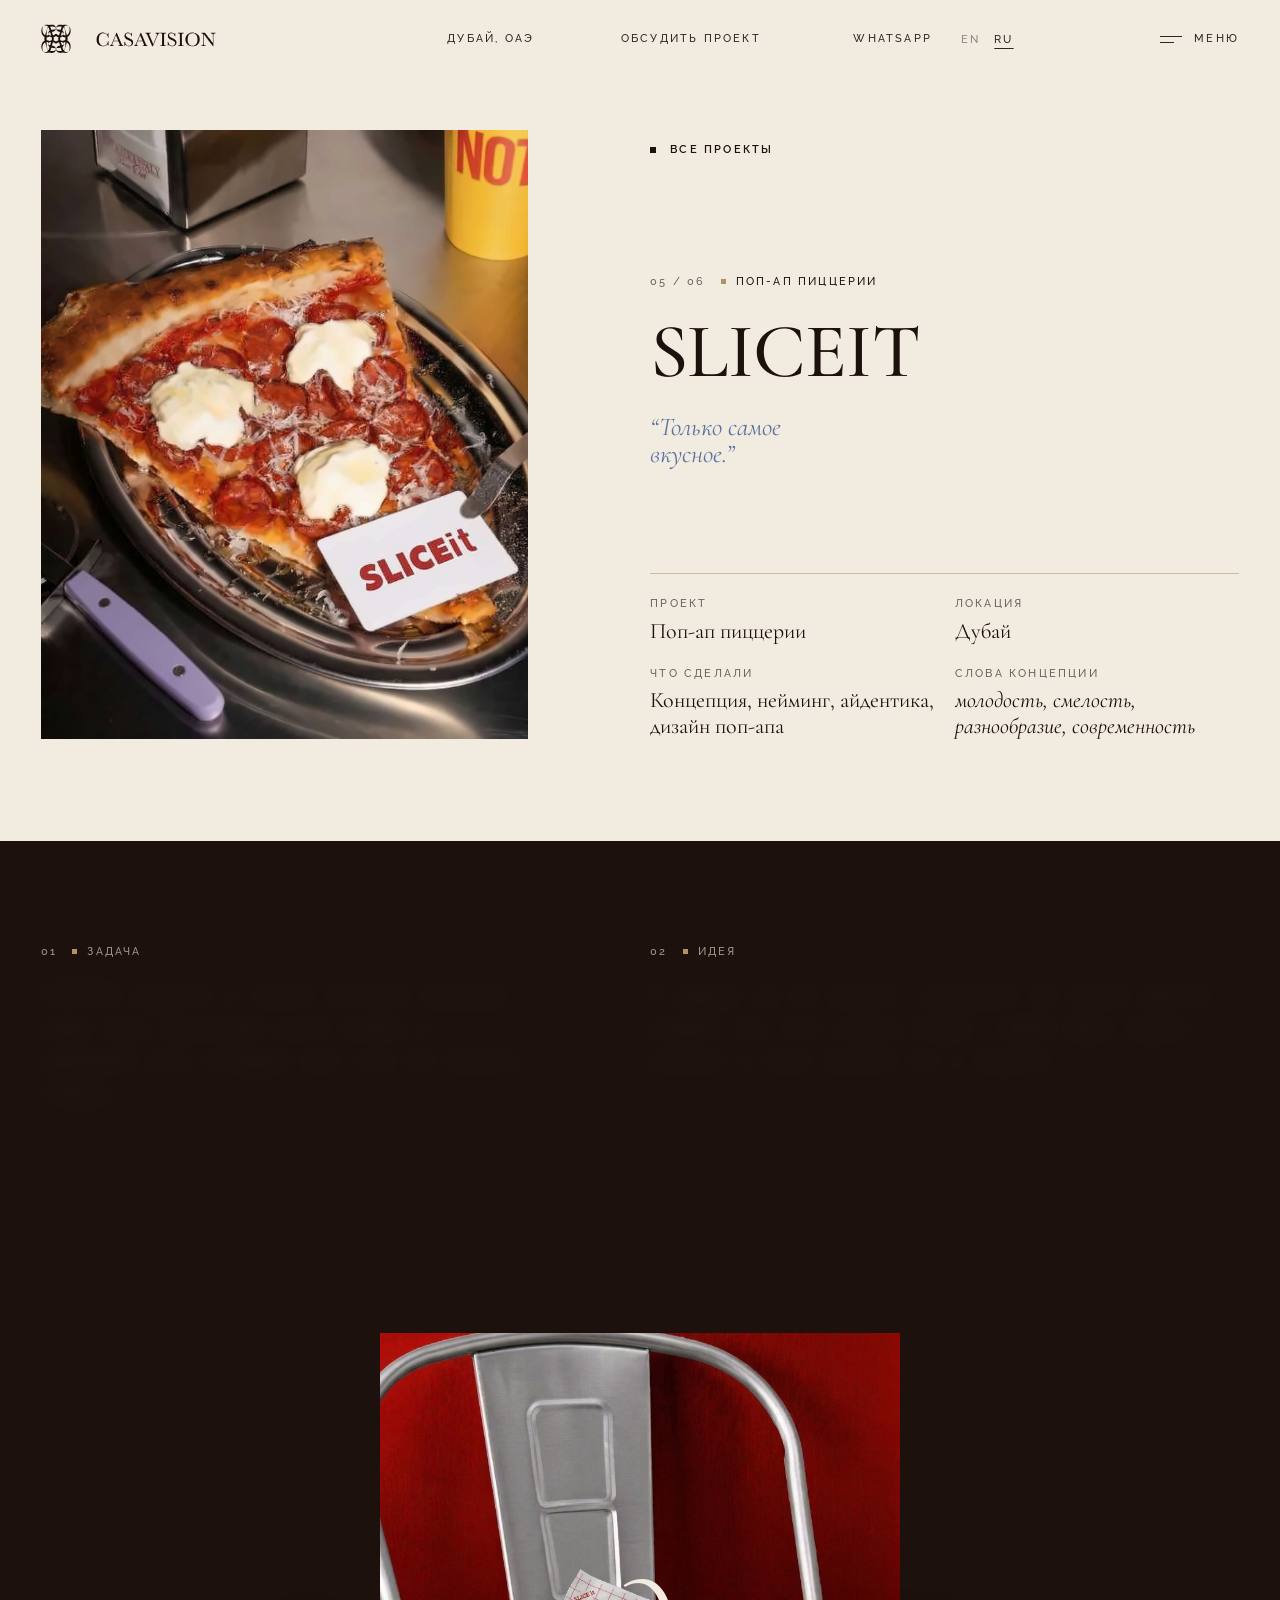
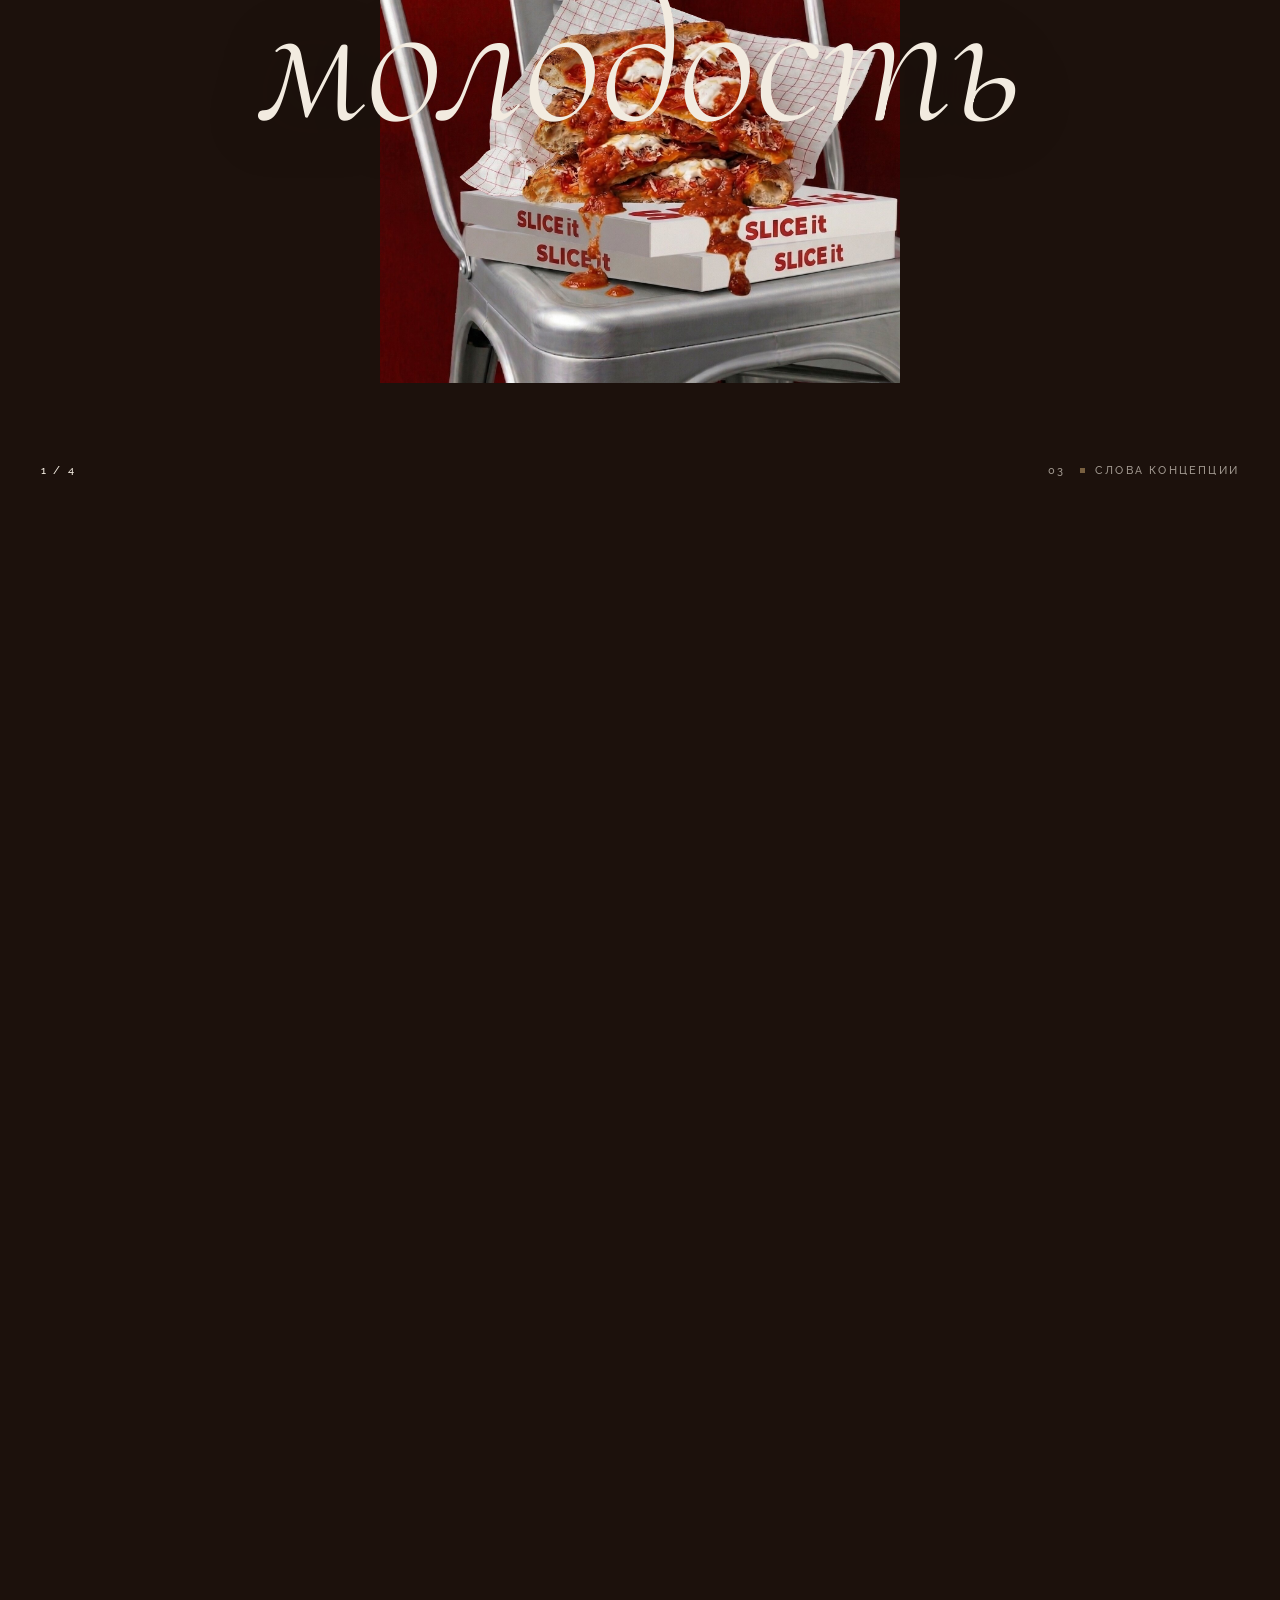
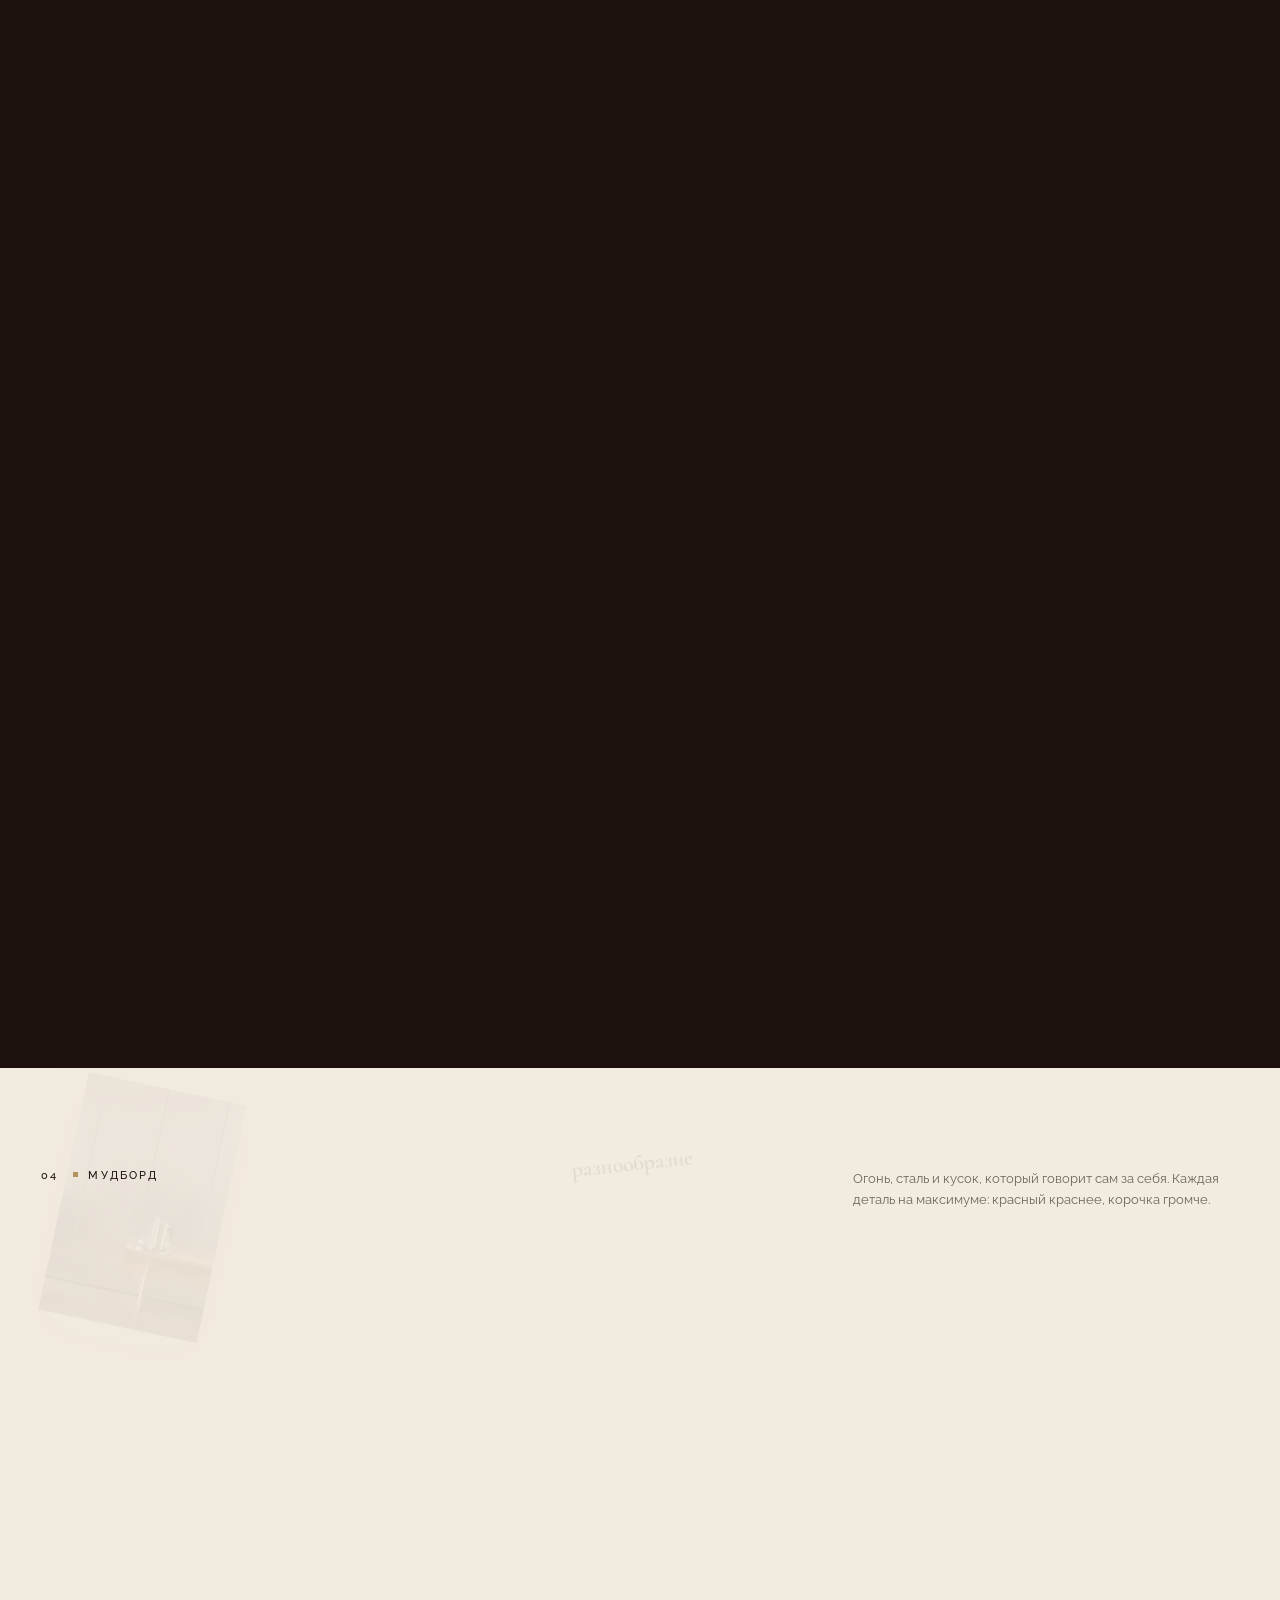
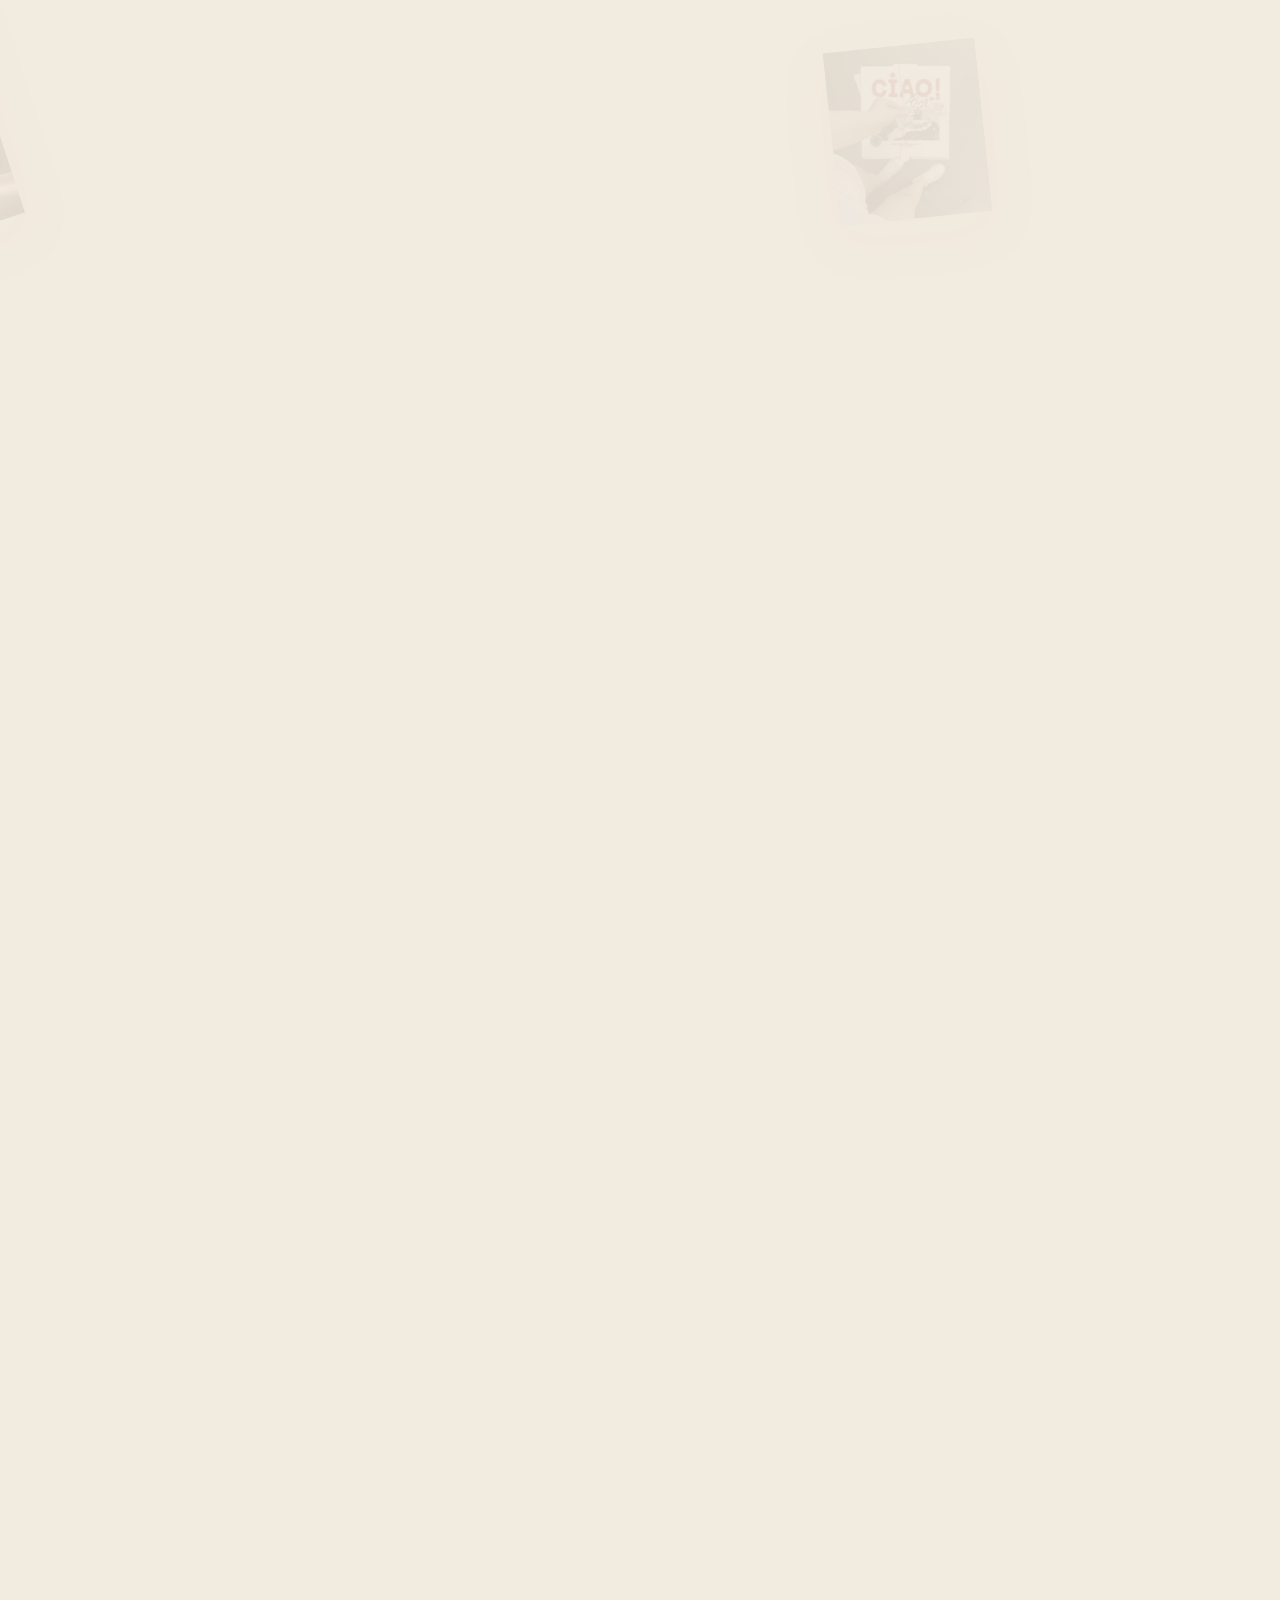
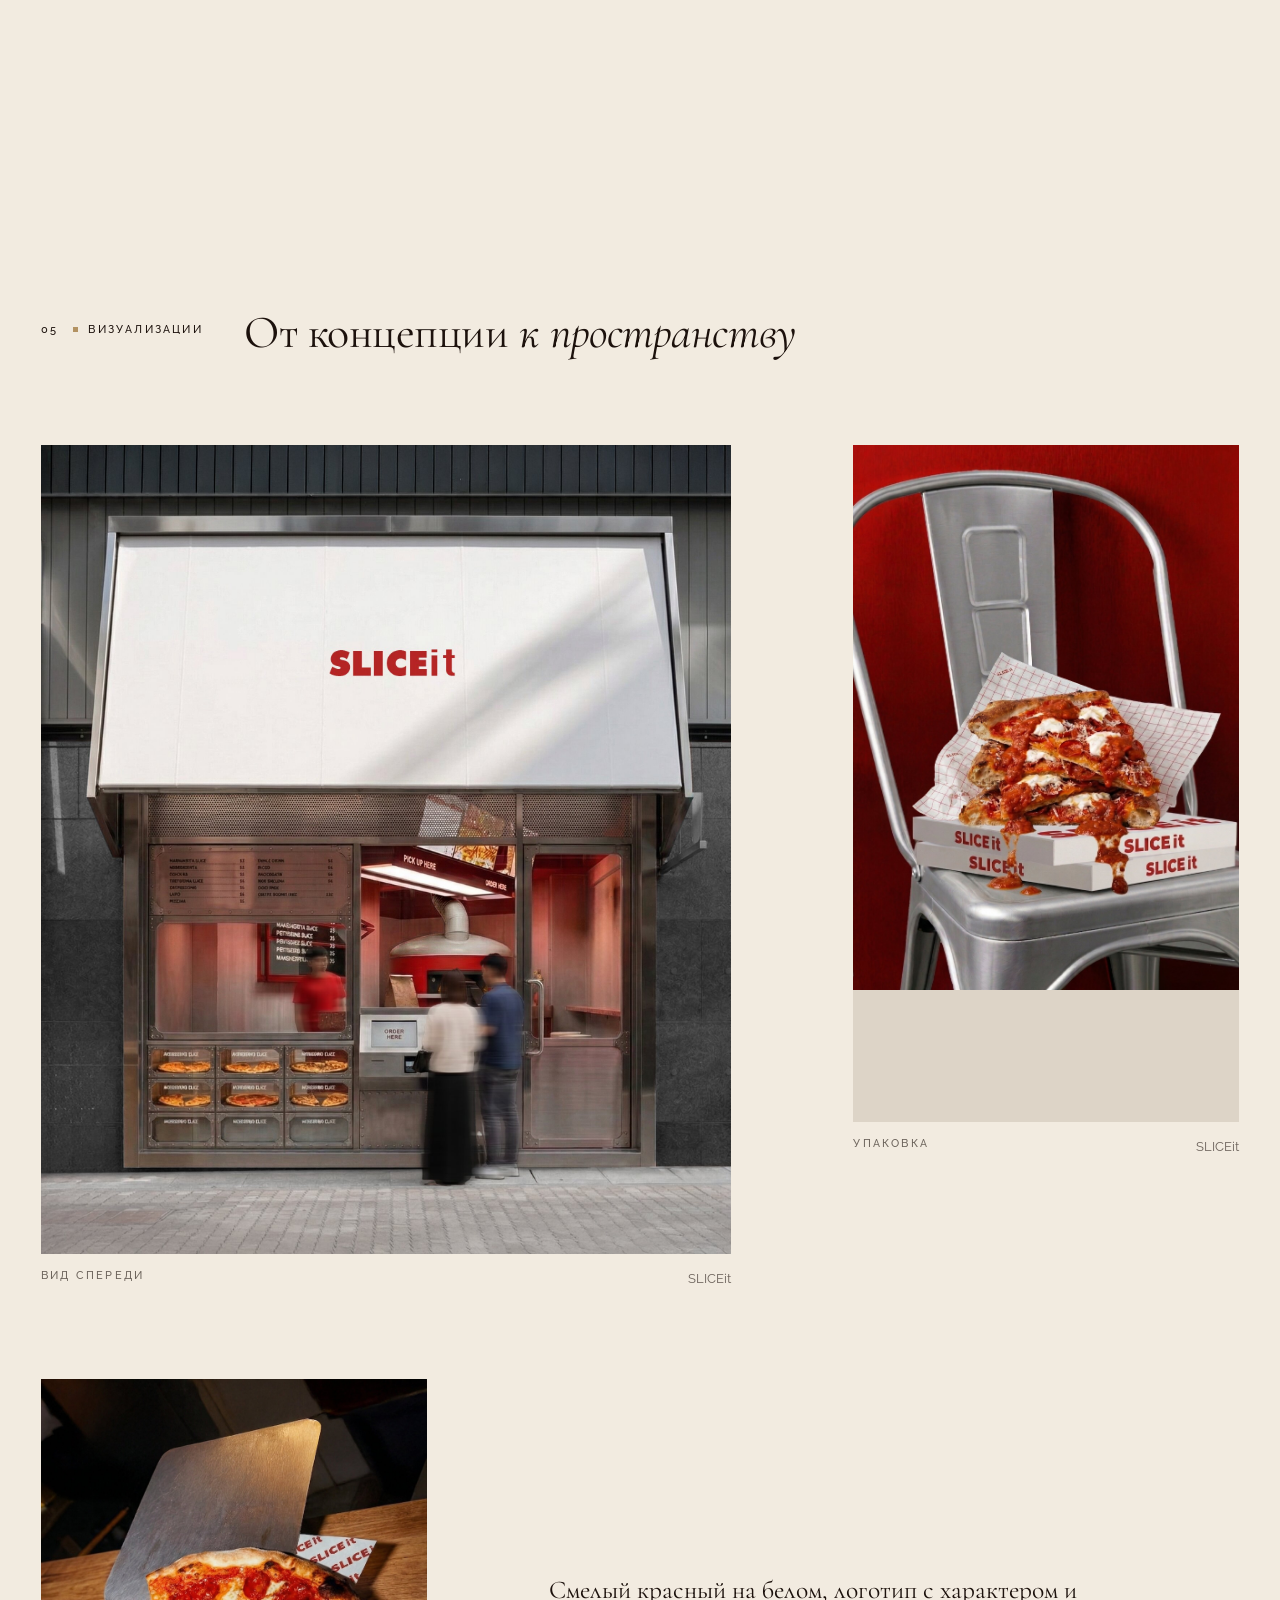
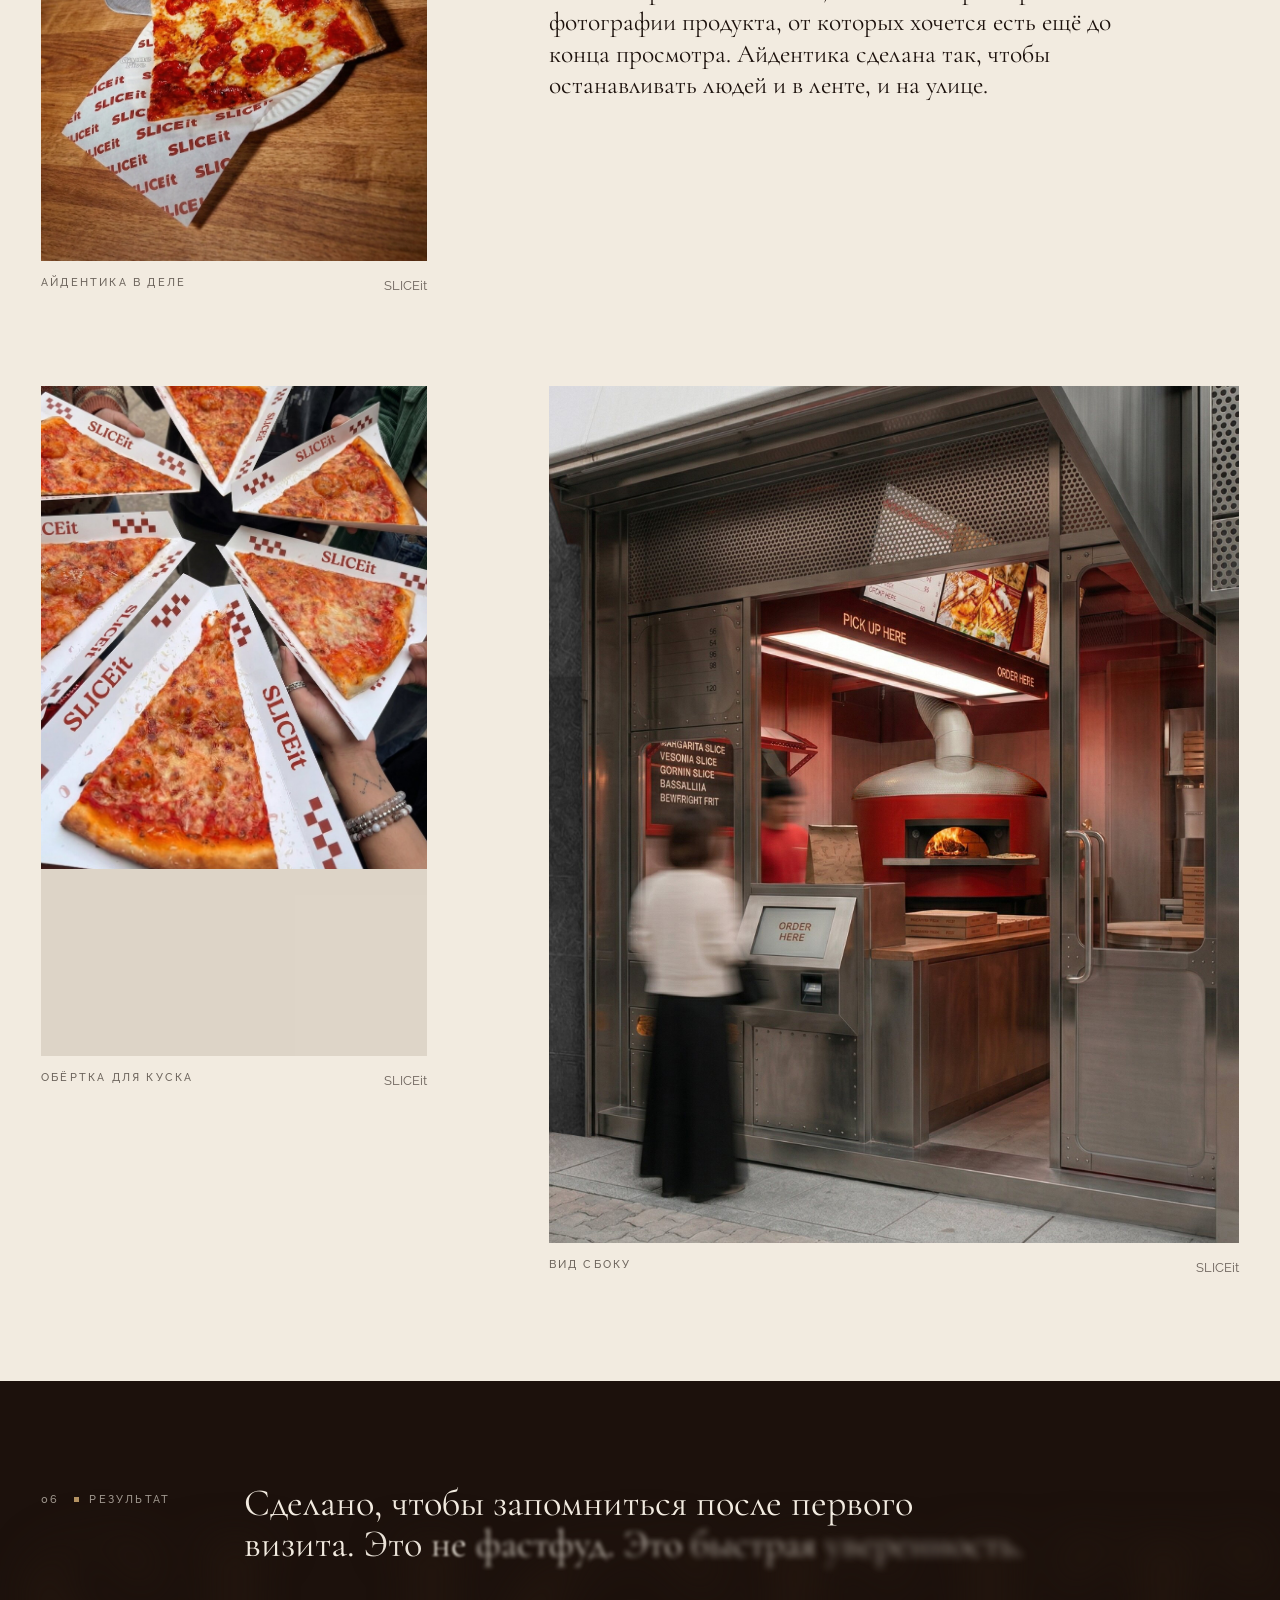
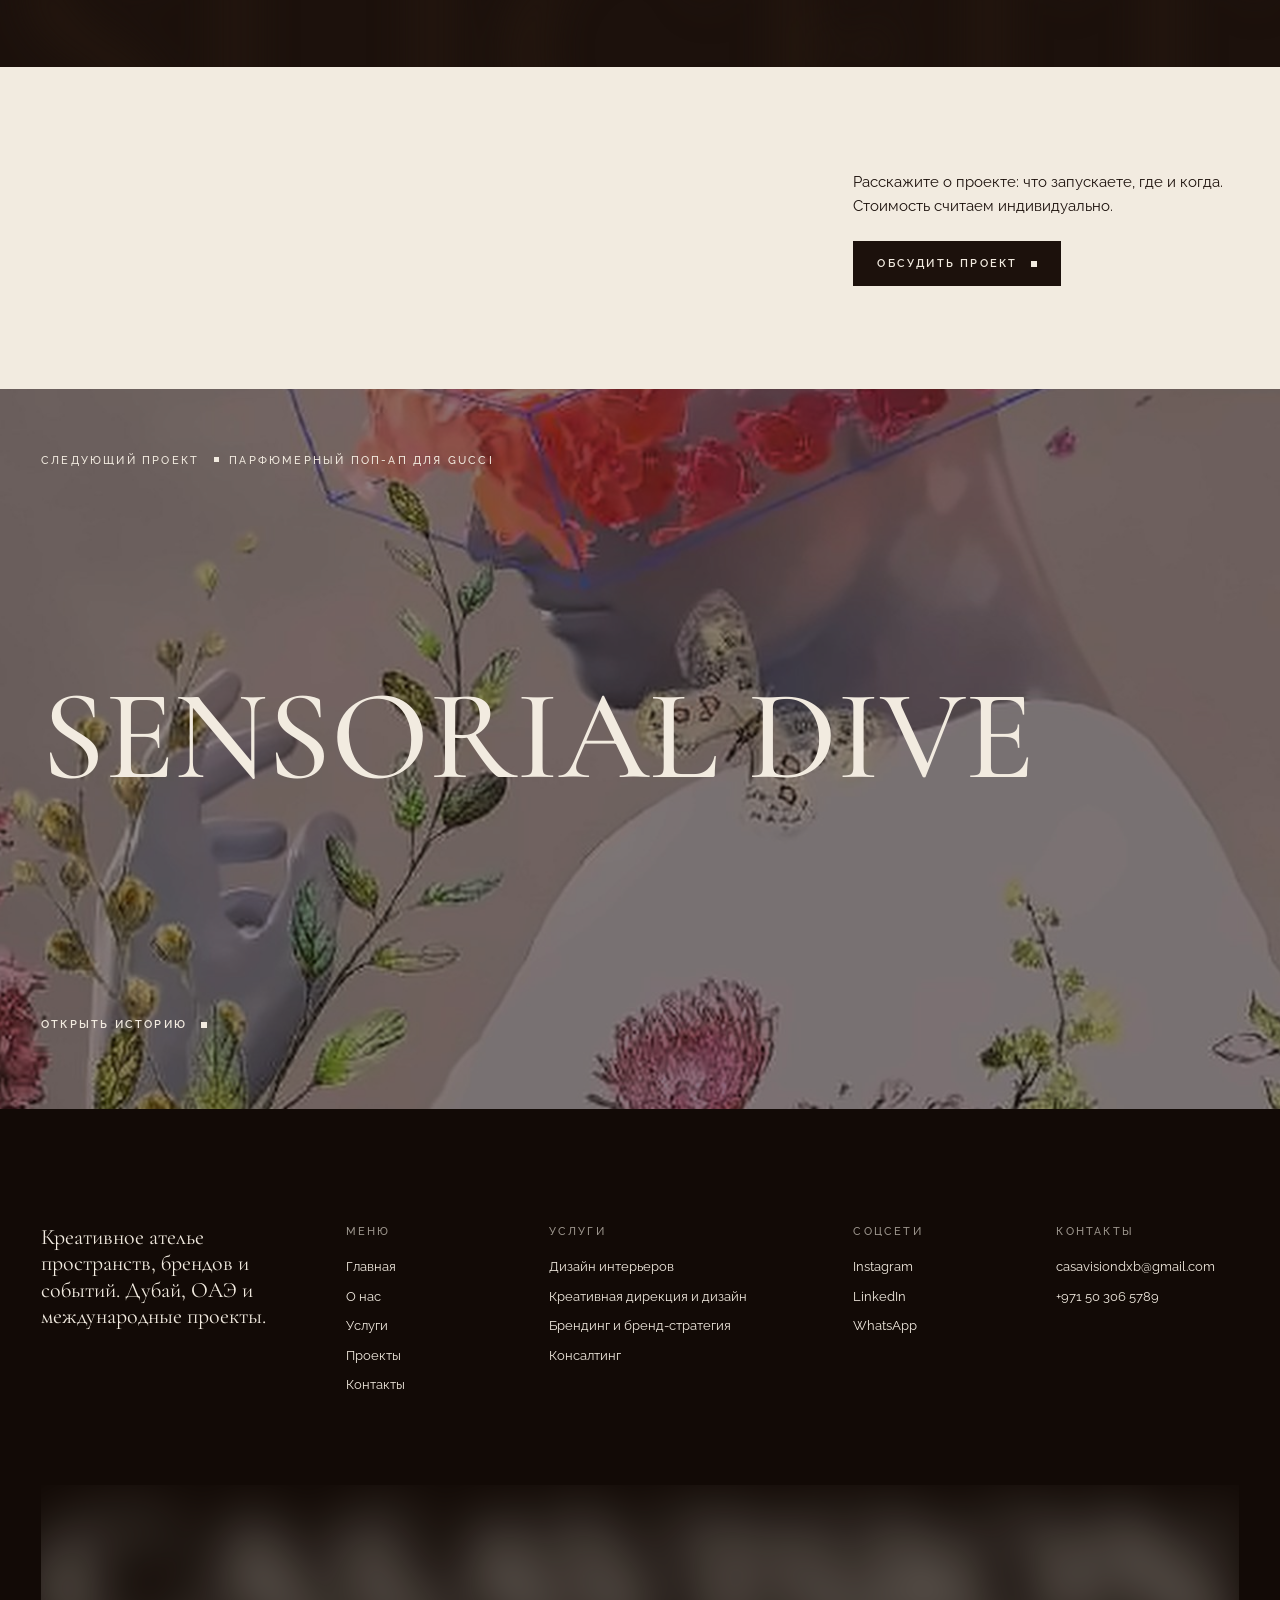
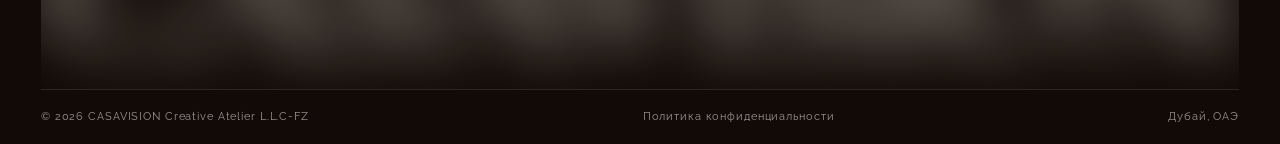
<file: ru/sliceit.html>
<!doctype html>
<html lang="ru">
<head>
<meta charset="utf-8">
<meta name="viewport" content="width=device-width, initial-scale=1, viewport-fit=cover">
<title>SLICEit · CASAVISION</title>
<meta name="claude:viewport-fit-sides" content="cover">
<meta name="description" content="Поп-ап пиццерии со своей айдентикой: один идеальный кусок, из окна, меньше чем за минуту. Нью-йоркский характер с итальянской душой.">
<link rel="preconnect" href="https://fonts.googleapis.com"><link rel="preconnect" href="https://fonts.gstatic.com" crossorigin><link rel="stylesheet" href="https://fonts.googleapis.com/css2?family=Cormorant+Garamond:ital,wght@0,300;0,400;0,500;0,600;1,300;1,400;1,500&family=Raleway:wght@300;400;500;600&display=swap">
<link rel="stylesheet" href="../assets/css/site.css">
<link rel="icon" href="../assets/brand/monogram.png">
<style>.pm-item{left:var(--l);top:var(--t);width:var(--w)}.pm-word{left:var(--l);top:var(--t)}@media (max-width:760px){.pm-item{left:var(--ml);top:var(--mt);width:var(--mw)}.pm-word{left:var(--ml);top:var(--mt)}}</style>

</head>
<body>
<div class="preloader" aria-hidden="true">
  <div class="pl-in">
    <span class="pl-word">CASAVISION</span>
    <span class="pl-sub">Creative atelier</span>
  </div>
</div>
<header class="hdr wrap">
  <div class="grid">
    <a class="brand" href="index.html" data-go aria-label="CASAVISION"><span class="mono"></span><span class="logo"></span></a>
    <span class="hdr-loc label">Дубай, ОАЭ</span>
    <a class="hdr-cta label" href="index.html#contact">Обсудить проект</a>
    <a class="hdr-wa label" href="https://wa.me/971503065789" target="_blank" rel="noopener">WhatsApp</a>
    <span class="hdr-lang"><span class="lang label"><a href="../sliceit.html" lang="en" data-go>EN</a><a href="sliceit.html" class="is-on" lang="ru" data-go>RU</a></span></span>
    <button class="hdr-menu label" type="button" data-menu-open aria-controls="menu" aria-expanded="false"><span class="burger" aria-hidden="true"><span></span><span></span></span>Меню</button>
  </div>
</header>
<div class="menu" id="menu" aria-hidden="true">
  <div class="menu-panel wrap" role="dialog" aria-modal="true" aria-label="Меню">
    <div class="menu-top grid">
      <a class="brand" href="index.html" data-go aria-label="CASAVISION"><span class="mono"></span><span class="logo"></span></a>
      <span class="menu-lang"><span class="lang label"><a href="../sliceit.html" lang="en" data-go>EN</a><a href="sliceit.html" class="is-on" lang="ru" data-go>RU</a></span></span>
      <button class="menu-close label" type="button" data-menu-close>Закрыть <span class="x" aria-hidden="true"></span></button>
    </div>
    <div class="menu-body grid">
      <nav class="menu-nav" aria-label="Основное">
      <div class="mn-item" data-cap="CASAVISION, креативное ателье"><a class="mn-link" href="index.html" data-go>Главная</a><div class="mn-sub"></div></div>
      <div class="mn-item" data-cap="Философия и ценности"><a class="mn-link" href="index.html#about" data-go>О нас</a><div class="mn-sub"><a href="index.html#approach" data-go>Как мы работаем</a><a href="index.html#beliefs" data-go>Наши ценности</a></div></div>
      <div class="mn-item" data-cap="Четыре направления, одна команда"><a class="mn-link" href="index.html#services" data-go>Услуги</a><div class="mn-sub"><a href="index.html#services" data-go>Дизайн интерьеров</a><a href="index.html#services" data-go>Креативная дирекция и дизайн</a><a href="index.html#services" data-go>Брендинг и бренд-стратегия</a><a href="index.html#services" data-go>Консалтинг</a></div></div>
      <div class="mn-item" data-cap="Шесть историй из портфолио"><a class="mn-link" href="index.html#projects" data-go>Проекты</a><div class="mn-sub"><a href="fragments-de-paris.html" data-go>Fragments de Paris</a><a href="the-hold.html" data-go>The Hold</a><a href="confesso-milano.html" data-go>Confesso Milano</a><a href="velvet-meadow.html" data-go>Velvet Meadow</a><a href="sliceit.html" data-go>SLICEit</a><a href="sensorial-dive.html" data-go>Sensorial Dive</a></div></div>
      <div class="mn-item" data-cap="Расскажите о своём проекте"><a class="mn-link" href="index.html#contact" data-go>Контакты</a><div class="mn-sub"></div></div>
      </nav>
      <figure class="menu-preview" aria-hidden="true"><img src="../assets/img/home/cave.jpg" alt="" class="is-on" loading="lazy"><img src="../assets/img/fragments/living.jpg" alt="" loading="lazy"><img src="../assets/img/confesso/reception.jpg" alt="" loading="lazy"><img src="../assets/img/velvet/long-table.jpg" alt="" loading="lazy"><img src="../assets/img/hold/island.jpg" alt="" loading="lazy"><figcaption class="label">CASAVISION, креативное ателье</figcaption></figure>
    </div>
    <div class="menu-info grid">
      <div><span class="label">Написать нам</span><a href="mailto:casavisiondxb@gmail.com">casavisiondxb@gmail.com</a><span>+971 50 306 5789</span></div>
      <div><span class="label">Соцсети</span><a href="#">Instagram</a><a href="#">LinkedIn</a><a href="https://wa.me/971503065789" target="_blank" rel="noopener">WhatsApp</a></div>
      <div><span class="label">Студия</span><span>CASAVISION L.L.C-FZ</span><span>Дубай, Объединённые Арабские Эмираты</span></div>
      <div class="mi-cta"><span class="label">Новый проект</span><a class="btn" href="index.html#contact" data-go>Обсудить проект <i></i></a></div>
    </div>
  </div>
</div>

<main id="top">
  <section class="p-hero tone-light" data-tone="light">
    <div class="wrap"><div class="grid">
      <div class="media ph-img" data-r="img"><img src="../assets/img/slice/cover.jpg" alt="SLICEit"></div>
      <div class="ph-txt">
        <div data-r><a class="more back" href="index.html#projects" data-go><i></i> Все проекты</a></div>
        <div style="display:grid;gap:28px">
          <span class="label" data-r><span class="mute">05 / 06</span> <span class="sq gold"></span>Поп-ап пиццерии</span>
          <h1 class="ph-title" data-r style="--d:.1s">SLICEit</h1>
          <p class="ph-quote" data-r style="--d:.2s">“Только самое вкусное.”</p>
        </div>
        <div class="ph-meta" data-r style="--d:.3s">
          <div><span class="label">Проект</span><span>Поп-ап пиццерии</span></div>
          <div><span class="label">Локация</span><span>Дубай</span></div>
          <div><span class="label">Что сделали</span><span>Концепция, нейминг, айдентика, дизайн поп-апа</span></div>
          <div><span class="label">Слова концепции</span><span class="it">молодость, смелость, разнообразие, современность</span></div>
        </div>
      </div>
    </div></div>
  </section>

  <section class="p-story tone-dark" data-tone="dark">
    <div class="wrap"><div class="grid ps">
      <div class="ps-block"><span class="label" data-r>01 <span class="sq gold"></span>Задача</span><p data-haze>SLICEit родился из самого честного желания в мире: один идеальный кусок пиццы из дровяной печи, который едят стоя, без всякого повода.</p></div>
      <div class="ps-block"><span class="label" data-r style="--d:.15s">02 <span class="sq gold"></span>Идея</span><p data-haze>В городе, где всё делают с размахом, мы задали другой вопрос: что, если лучшая пицца в Дубае будет одним куском, из окна, меньше чем за минуту?</p></div>
    </div></div>
  </section>

  <section class="p-words tone-dark" data-tone="dark" aria-label="Слова концепции">
    <div class="pw-stage">
      <div class="media pw-img"><img src="../assets/img/slice/box.jpg" alt="" loading="lazy"></div>
      <div class="pw-word">молодость</div><div class="pw-word">смелость</div><div class="pw-word">разнообразие</div><div class="pw-word">современность</div>
      <span class="pw-count label">1 / 4</span>
      <span class="pw-hint label mute">03 <span class="sq gold"></span>Слова концепции</span>
    </div>
  </section>

  <section class="p-mood tone-light" data-tone="light" aria-label="Мудборд">
    <div class="pm-stage">
      <div class="pm-head wrap"><div class="grid"><span class="label">04 <span class="sq gold"></span>Мудборд</span><p>Огонь, сталь и кусок, который говорит сам за себя. Каждая деталь на максимуме: красный краснее, корочка громче.</p></div></div>
      <div class="pm-board">
        <figure class="pm-item " style="--l:0%;--t:6%;--w:15%;--ml:0%;--mt:2%;--mw:34%;z-index:1"><img src="../assets/img/slice/m4.jpg" alt="" loading="lazy"></figure>
        <figure class="pm-item " style="--l:17%;--t:0%;--w:18%;--ml:33%;--mt:6%;--mw:32%;z-index:2"><img src="../assets/img/slice/m1.jpg" alt="" loading="lazy"></figure>
        <figure class="pm-item cut" style="--l:37%;--t:10%;--w:17%;--ml:66%;--mt:0%;--mw:34%;z-index:3"><img src="../assets/img/slice/m8.png" alt="" loading="lazy"></figure>
        <figure class="pm-item " style="--l:56%;--t:0%;--w:15%;--ml:2%;--mt:33%;--mw:32%;z-index:1"><img src="../assets/img/slice/m6.jpg" alt="" loading="lazy"></figure>
        <figure class="pm-item " style="--l:73%;--t:4%;--w:19%;--ml:35%;--mt:30%;--mw:32%;z-index:2"><img src="../assets/img/slice/m7.jpg" alt="" loading="lazy"></figure>
        <figure class="pm-item " style="--l:3%;--t:50%;--w:17%;--ml:68%;--mt:34%;--mw:32%;z-index:3"><img src="../assets/img/slice/m3.jpg" alt="" loading="lazy"></figure>
        <figure class="pm-item " style="--l:23%;--t:44%;--w:19%;--ml:0%;--mt:64%;--mw:34%;z-index:1"><img src="../assets/img/slice/m5.jpg" alt="" loading="lazy"></figure>
        <figure class="pm-item " style="--l:45%;--t:52%;--w:16%;--ml:34%;--mt:62%;--mw:32%;z-index:2"><img src="../assets/img/slice/m2.jpg" alt="" loading="lazy"></figure>
        <span class="pm-word" style="--l:18%;--t:-9%;--ml:34%;--mt:-6%">молодость</span>
        <span class="pm-word" style="--l:79%;--t:41%;--ml:66%;--mt:56%">смелость</span>
        <span class="pm-word" style="--l:2%;--t:42%;--ml:0%;--mt:28%">разнообразие</span>
        <span class="pm-word" style="--l:47%;--t:95%;--ml:36%;--mt:96%">современность</span>
      </div>
    </div>
  </section>

  <section class="p-gallery tone-light" data-tone="light">
    <div class="wrap">
      <div class="grid sec-head" style="margin-bottom:clamp(56px,7vw,110px)"><span class="label" data-r>05 <span class="sq gold"></span>Визуализации</span><h2 data-r style="--d:.1s">От концепции <em>к пространству</em></h2></div>
      <div class="grid pg">
        <figure class="pg-item w-left"><div class="media" data-r="img"><img src="../assets/img/slice/front.jpg" alt="SLICEit: Вид спереди" loading="lazy"></div><figcaption><span class="label">Вид спереди</span><span class="mute">SLICEit</span></figcaption></figure>
        <figure class="pg-item w-small-r"><div class="media" data-r="img"><img src="../assets/img/slice/box.jpg" alt="SLICEit: Упаковка" loading="lazy"></div><figcaption><span class="label">Упаковка</span><span class="mute">SLICEit</span></figcaption></figure>
        <figure class="pg-item w-small-l"><div class="media" data-r="img"><img src="../assets/img/slice/d1.jpg" alt="SLICEit: Айдентика в деле" loading="lazy"></div><figcaption><span class="label">Айдентика в деле</span><span class="mute">SLICEit</span></figcaption></figure>
        <p class="pg-note" data-haze>Смелый красный на белом, логотип с характером и фотографии продукта, от которых хочется есть ещё до конца просмотра. Айдентика сделана так, чтобы останавливать людей и в ленте, и на улице.</p>
        <figure class="pg-item w-small-l"><div class="media" data-r="img"><img src="../assets/img/slice/d2.jpg" alt="SLICEit: Обёртка для куска" loading="lazy"></div><figcaption><span class="label">Обёртка для куска</span><span class="mute">SLICEit</span></figcaption></figure>
        <figure class="pg-item w-right"><div class="media" data-r="img"><img src="../assets/img/slice/side.jpg" alt="SLICEit: Вид сбоку" loading="lazy"></div><figcaption><span class="label">Вид сбоку</span><span class="mute">SLICEit</span></figcaption></figure>
      </div>
    </div>
  </section>

  <section class="p-result tone-dark" data-tone="dark">
    <div class="blurmark" aria-hidden="true" data-fit="1" data-par="-0.3">SLICEIT</div>
    <div class="wrap"><div class="grid"><span class="label">06 <span class="sq gold"></span>Результат</span><blockquote data-haze>Сделано, чтобы запомниться после первого визита. Это не фастфуд. Это быстрая уверенность.</blockquote></div></div>
  </section>

  <section class="p-cta tone-light" data-tone="light">
    <div class="wrap"><div class="grid">
      <h2 data-r>Хотите концепцию <em>для своего бренда?</em></h2>
      <div class="pc-side" data-r style="--d:.15s"><p>Расскажите о проекте: что запускаете, где и когда. Стоимость считаем индивидуально.</p><div><a class="btn solid" href="index.html#contact" data-go>Обсудить проект <i></i></a></div></div>
    </div></div>
  </section>

  <a class="p-next" href="sensorial-dive.html" data-go data-tone="dark">
    <img src="../assets/img/sensorial/cover.jpg" alt="" loading="lazy">
    <span class="pn-in wrap"><span class="label">Следующий проект <span class="sq"></span>Парфюмерный поп-ап для Gucci</span><span class="pn-title">Sensorial Dive</span><span><span class="more">Открыть историю <i></i></span></span></span>
  </a>
</main>
<footer class="ftr tone-ink" data-tone="dark">
  <div class="wrap">
    <div class="grid ftr-cols">
      <div class="fc-1"><p>Креативное ателье пространств, брендов и событий. Дубай, ОАЭ и международные проекты.</p></div>
      <div class="fc-2"><span class="label">Меню</span><a href="index.html" data-go>Главная</a><a href="index.html#about" data-go>О нас</a><a href="index.html#services" data-go>Услуги</a><a href="index.html#projects" data-go>Проекты</a><a href="index.html#contact" data-go>Контакты</a></div>
      <div class="fc-3"><span class="label">Услуги</span><a href="index.html#services" data-go>Дизайн интерьеров</a><a href="index.html#services" data-go>Креативная дирекция и дизайн</a><a href="index.html#services" data-go>Брендинг и бренд-стратегия</a><a href="index.html#services" data-go>Консалтинг</a></div>
      <div class="fc-4"><span class="label">Соцсети</span><a href="#">Instagram</a><a href="#">LinkedIn</a><a href="https://wa.me/971503065789" target="_blank" rel="noopener">WhatsApp</a></div>
      <div class="fc-5"><span class="label">Контакты</span><a href="mailto:casavisiondxb@gmail.com">casavisiondxb@gmail.com</a><span>+971 50 306 5789</span></div>
    </div>
    <div class="ftr-mark" aria-hidden="true"><div class="blurmark" data-fit="1" data-focus="0.16" data-focus-min="0.035">CASAVISION</div></div>
    <div class="ftr-base"><span>© <span data-year>2026</span> CASAVISION Creative Atelier L.L.C-FZ</span><a href="#">Политика конфиденциальности</a><span>Дубай, ОАЭ</span></div>
  </div>
</footer>
<button class="totop" type="button" aria-label="Наверх"><svg viewBox="0 0 54 54" aria-hidden="true"><circle class="tt-track" cx="27" cy="27" r="26"></circle><circle class="tt-bar" cx="27" cy="27" r="26"></circle></svg><i></i></button>
<script src="../assets/js/site.js"></script>
</body>
</html>
</file>
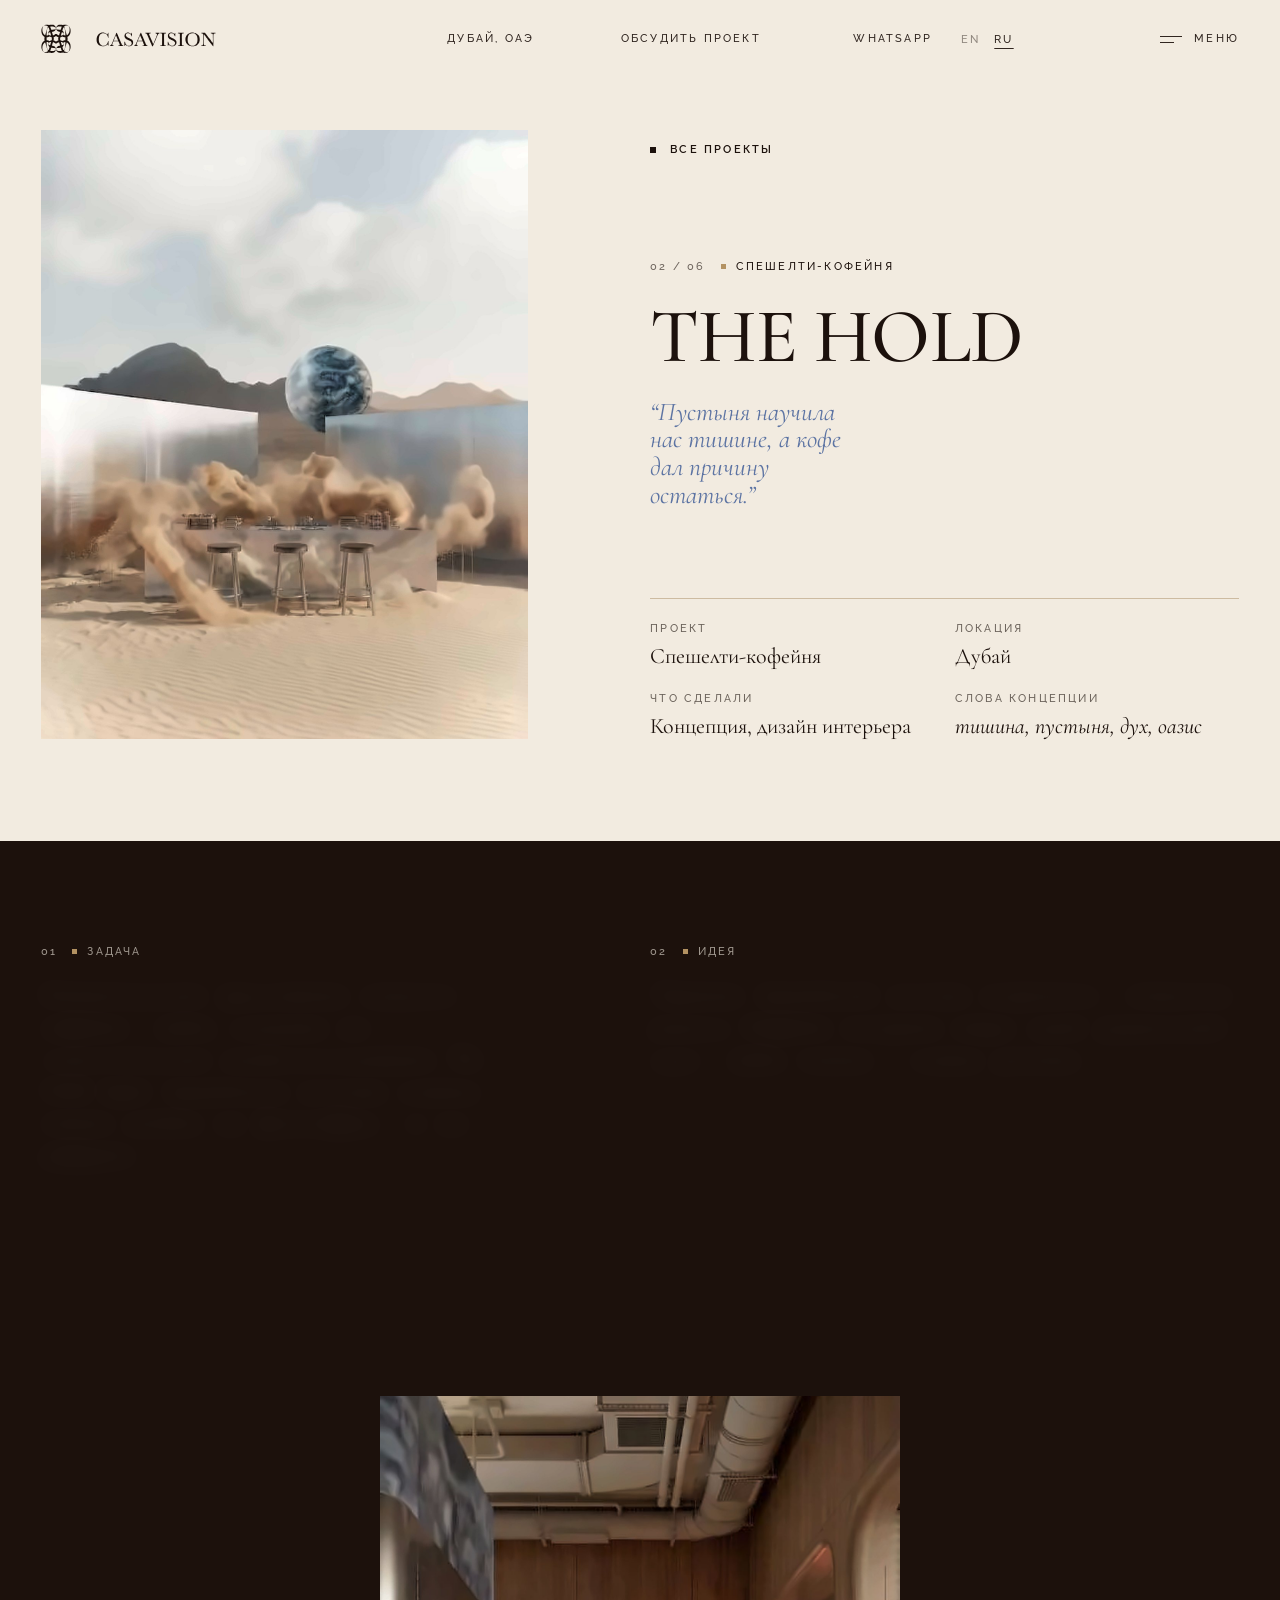
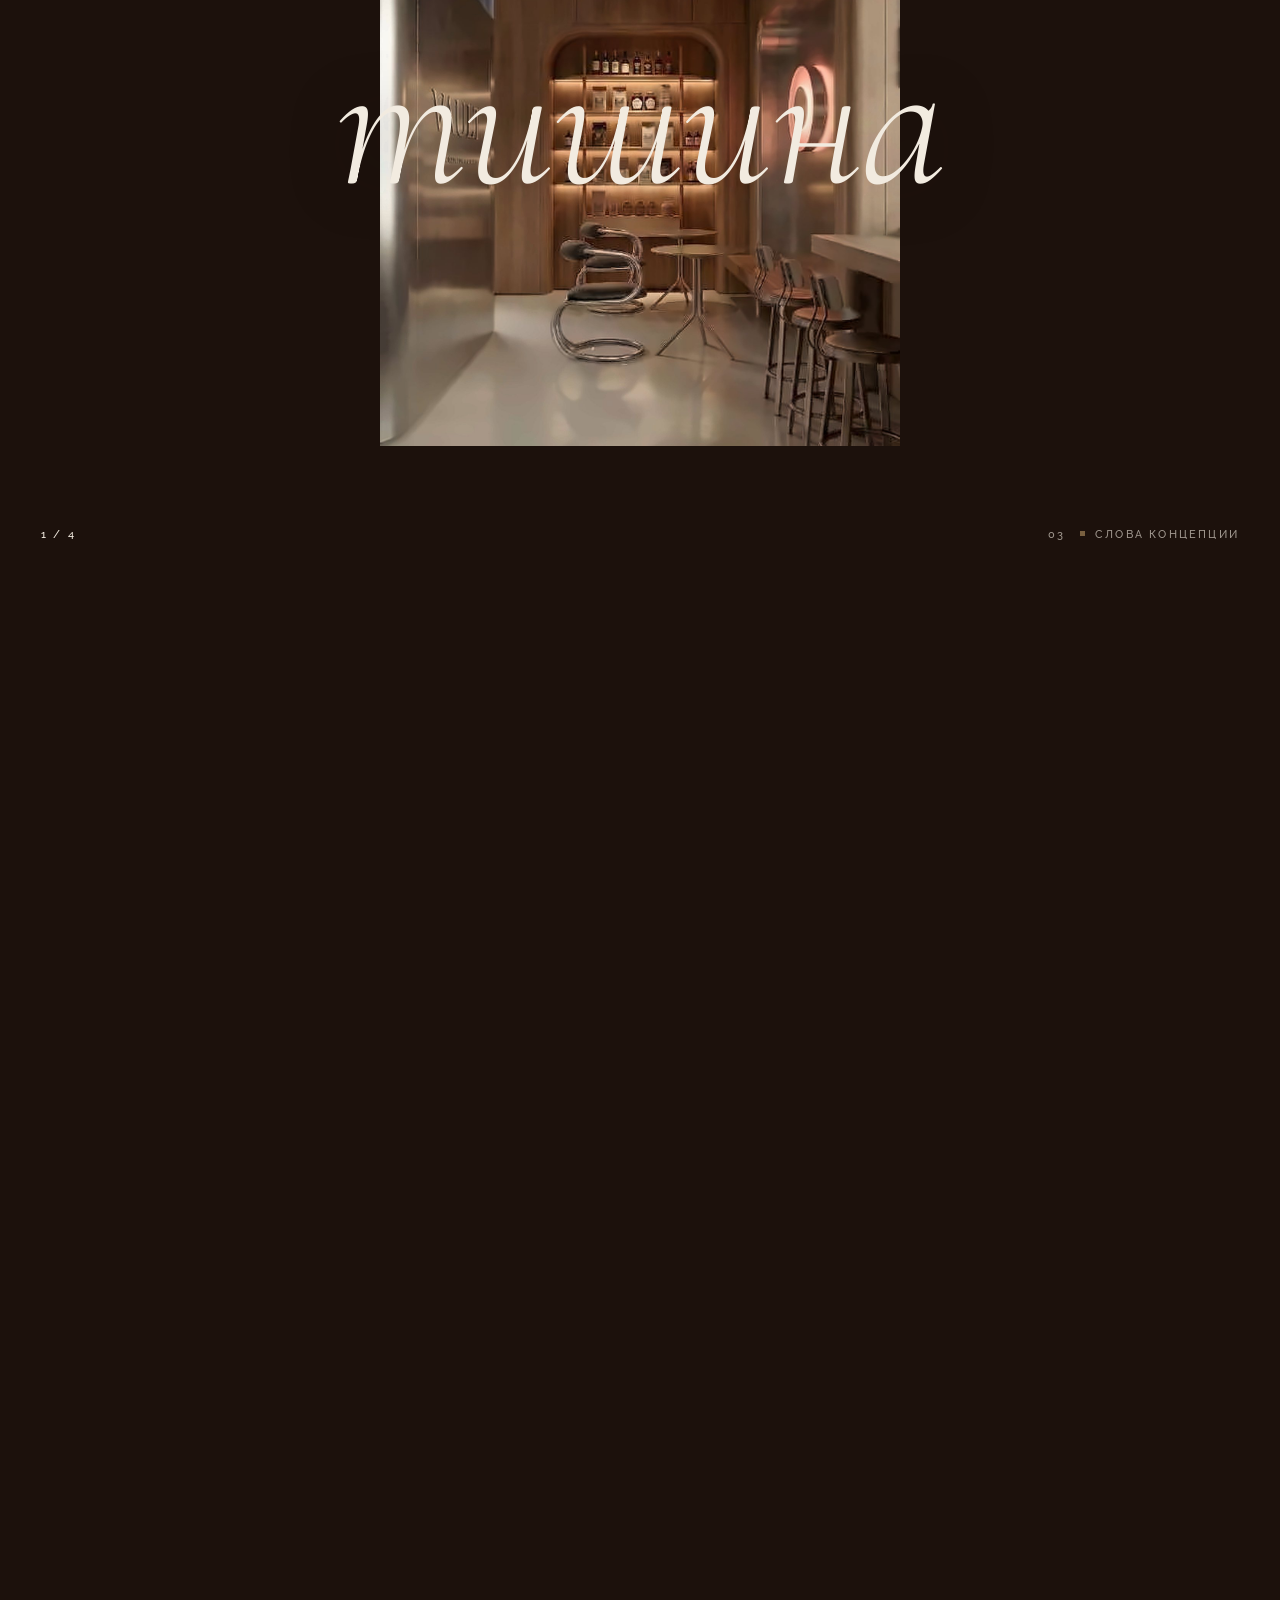
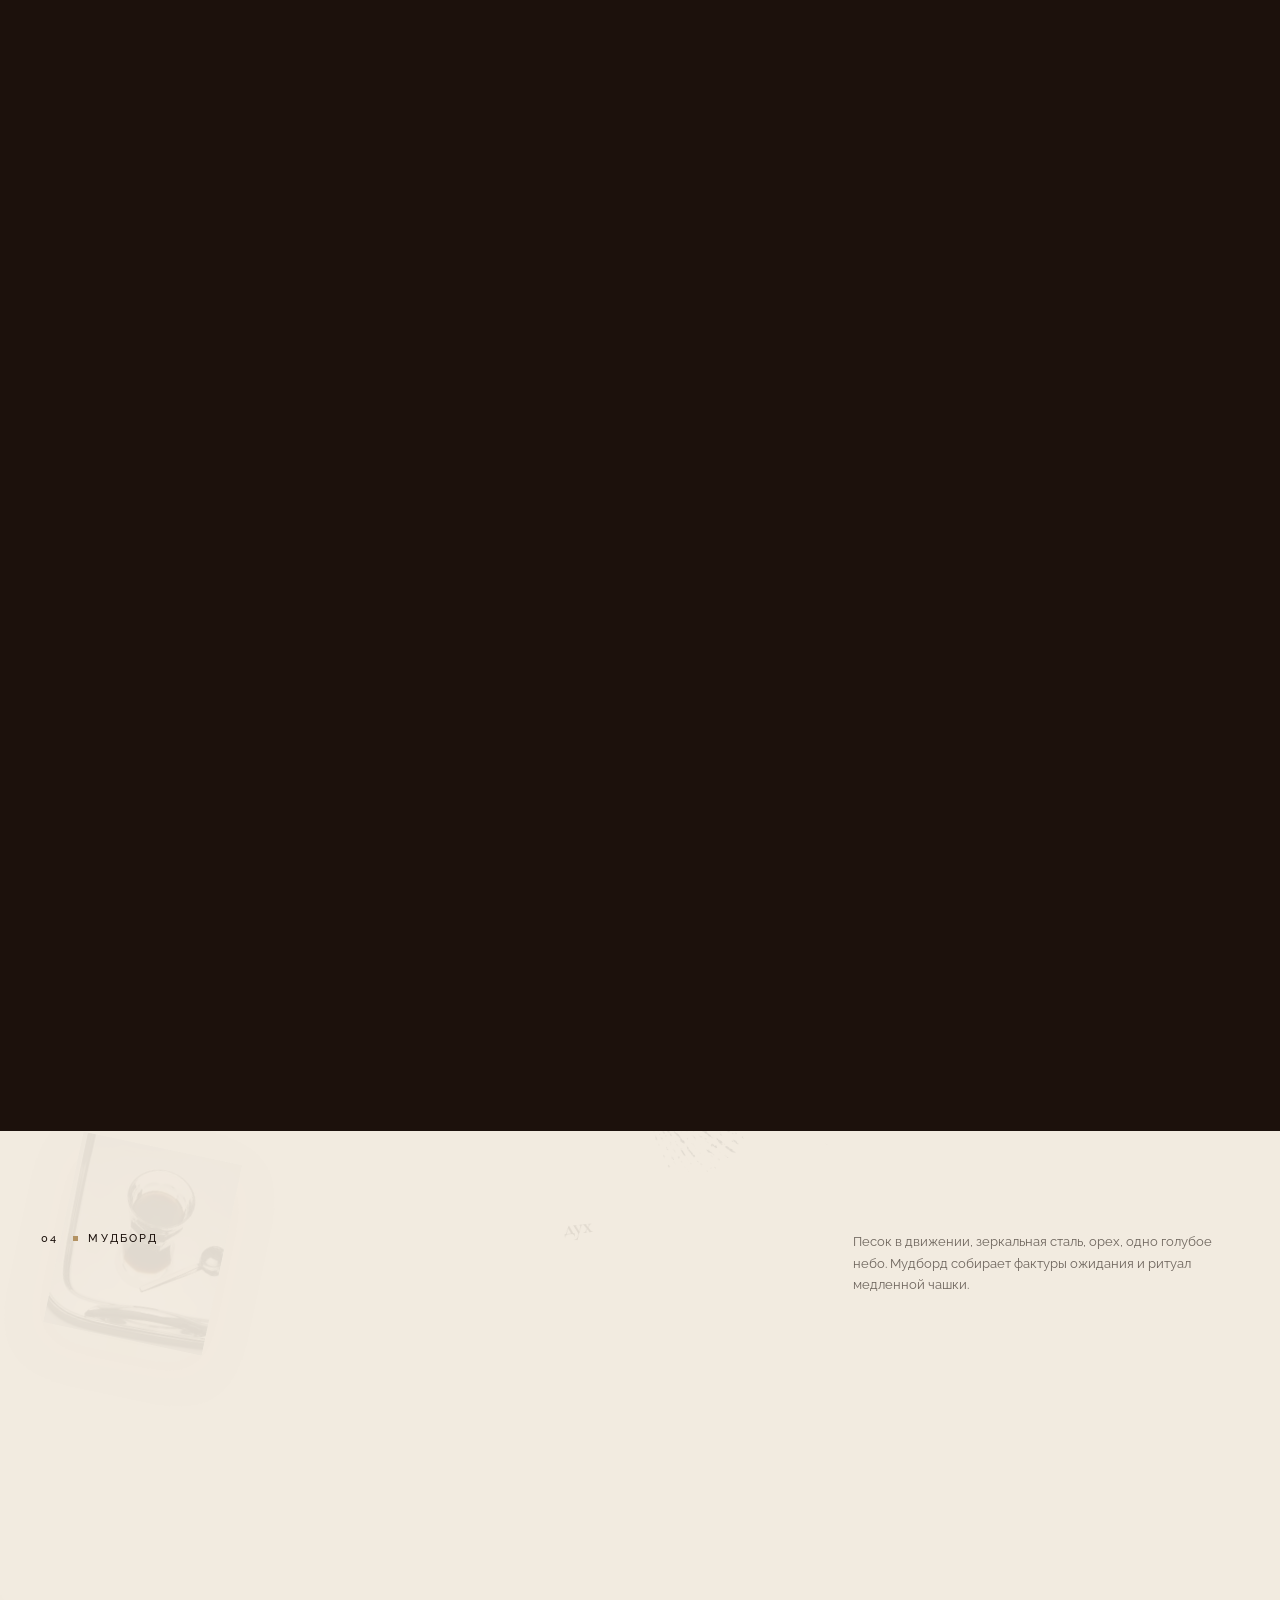
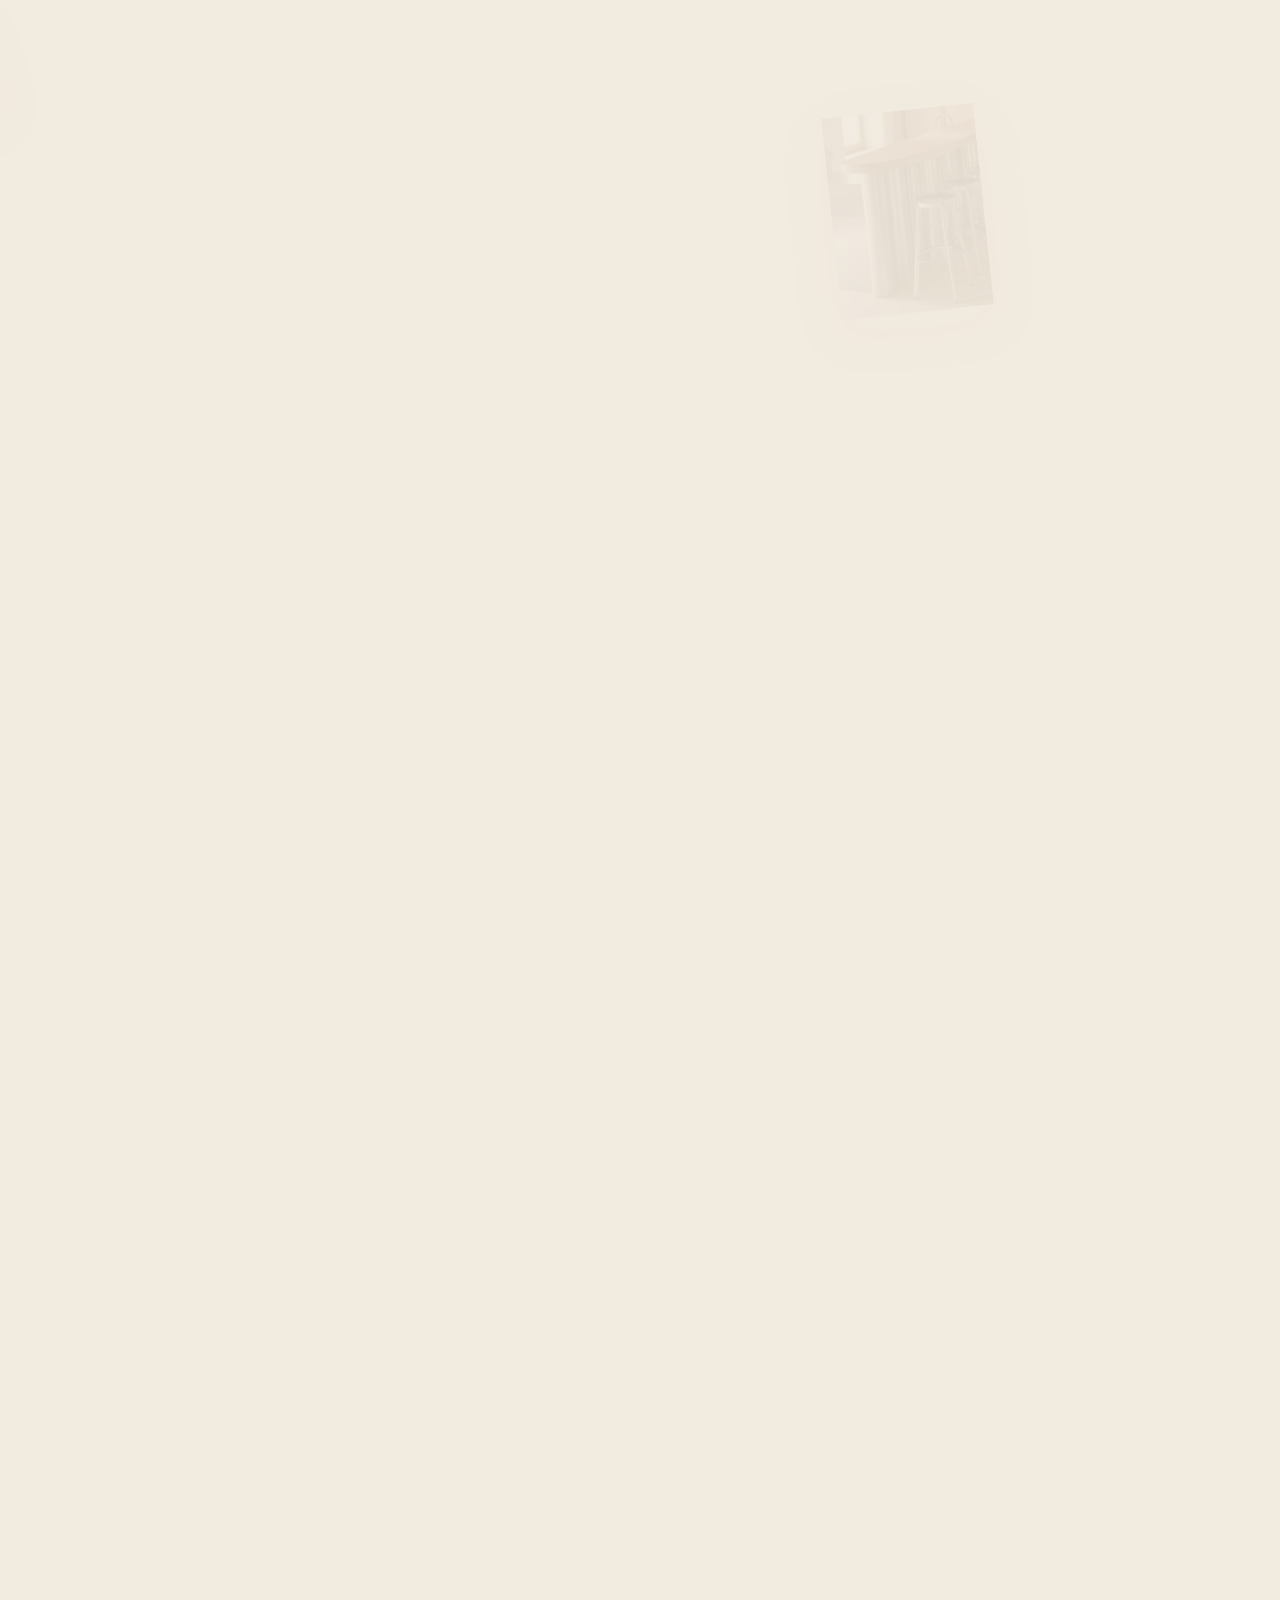
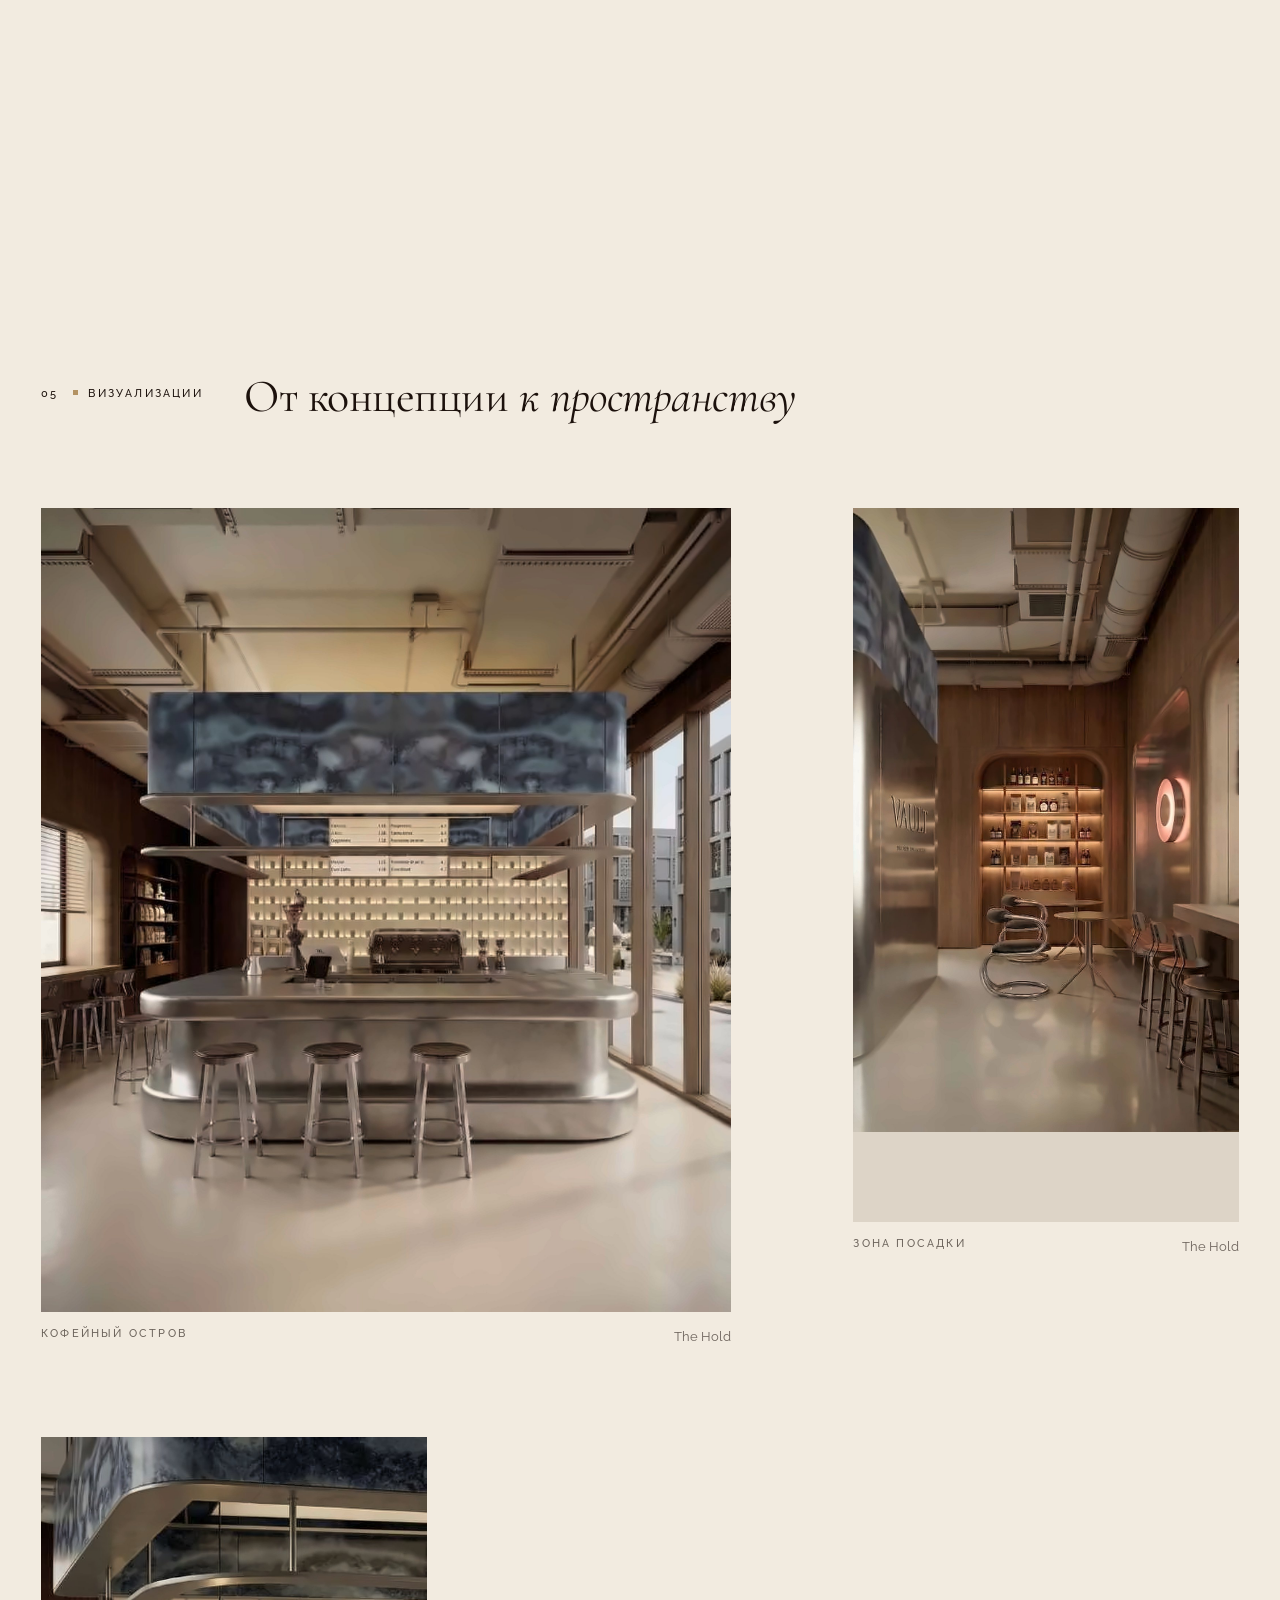
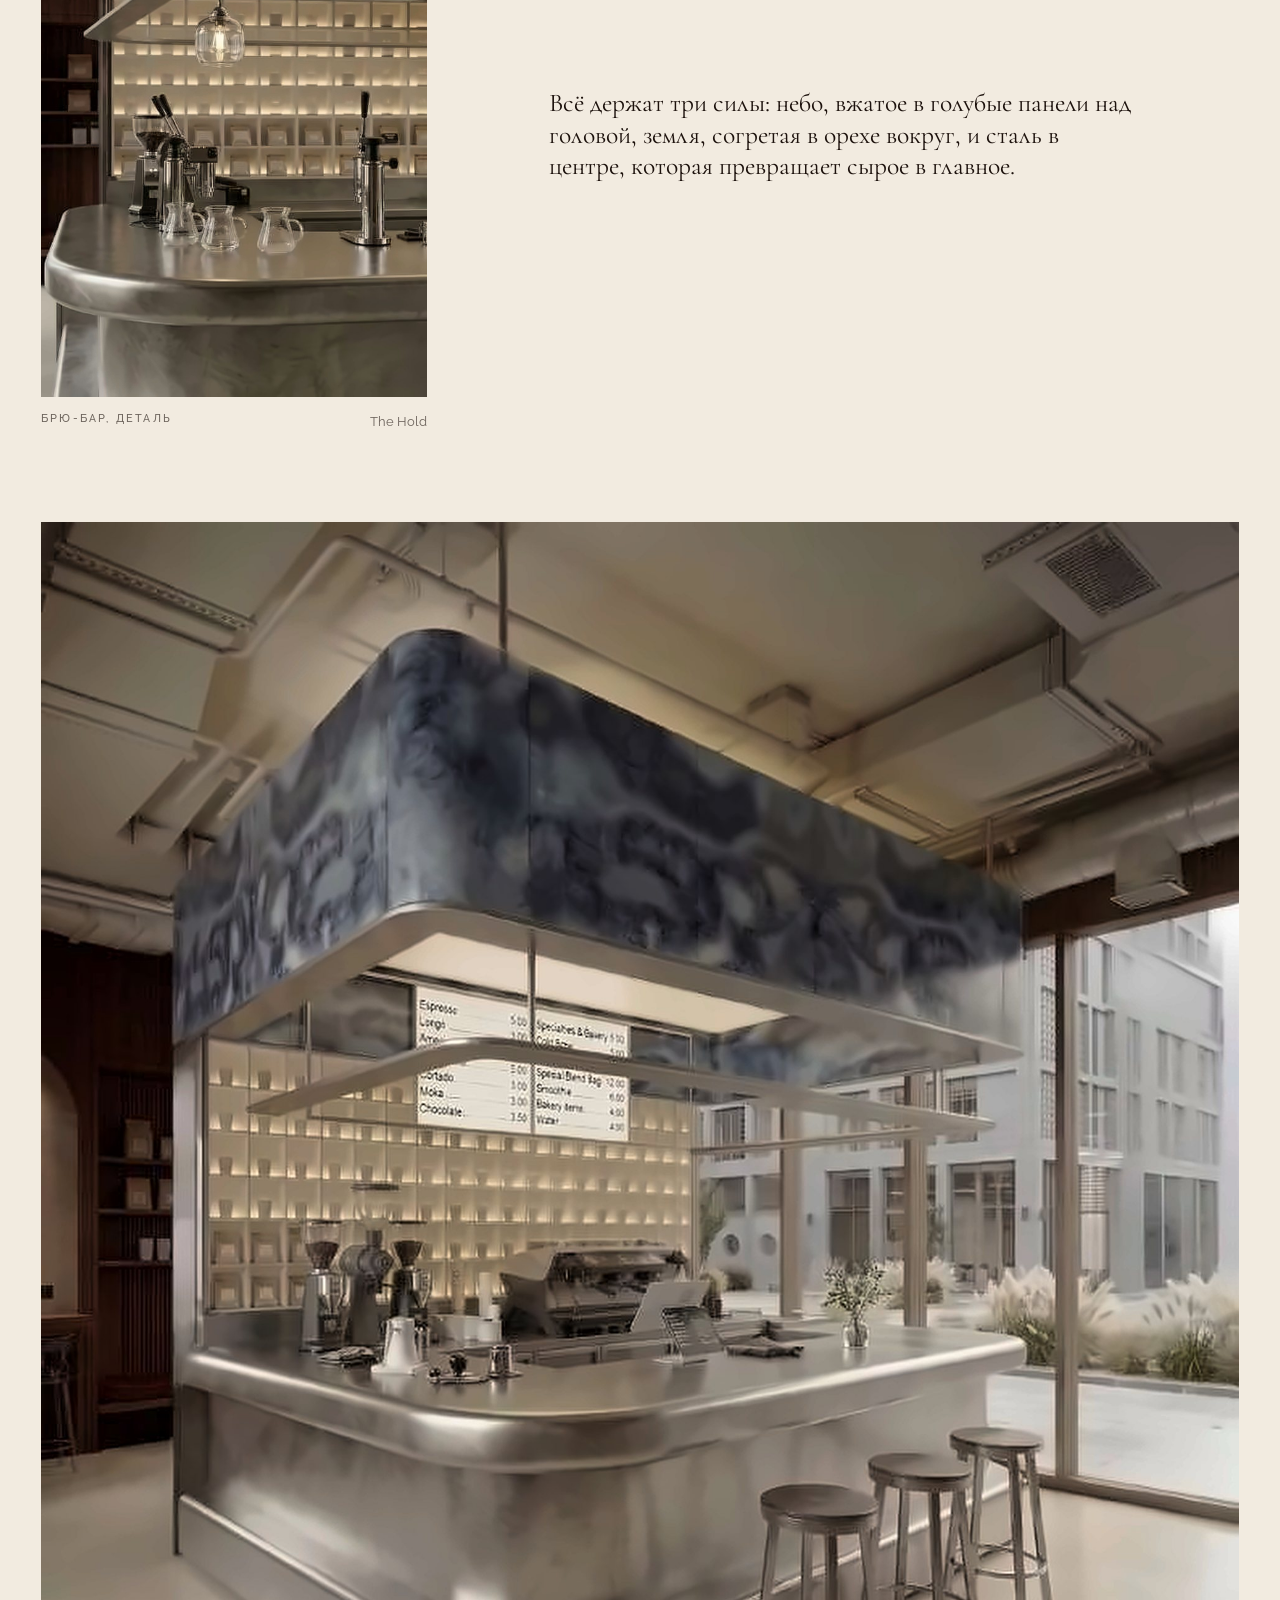
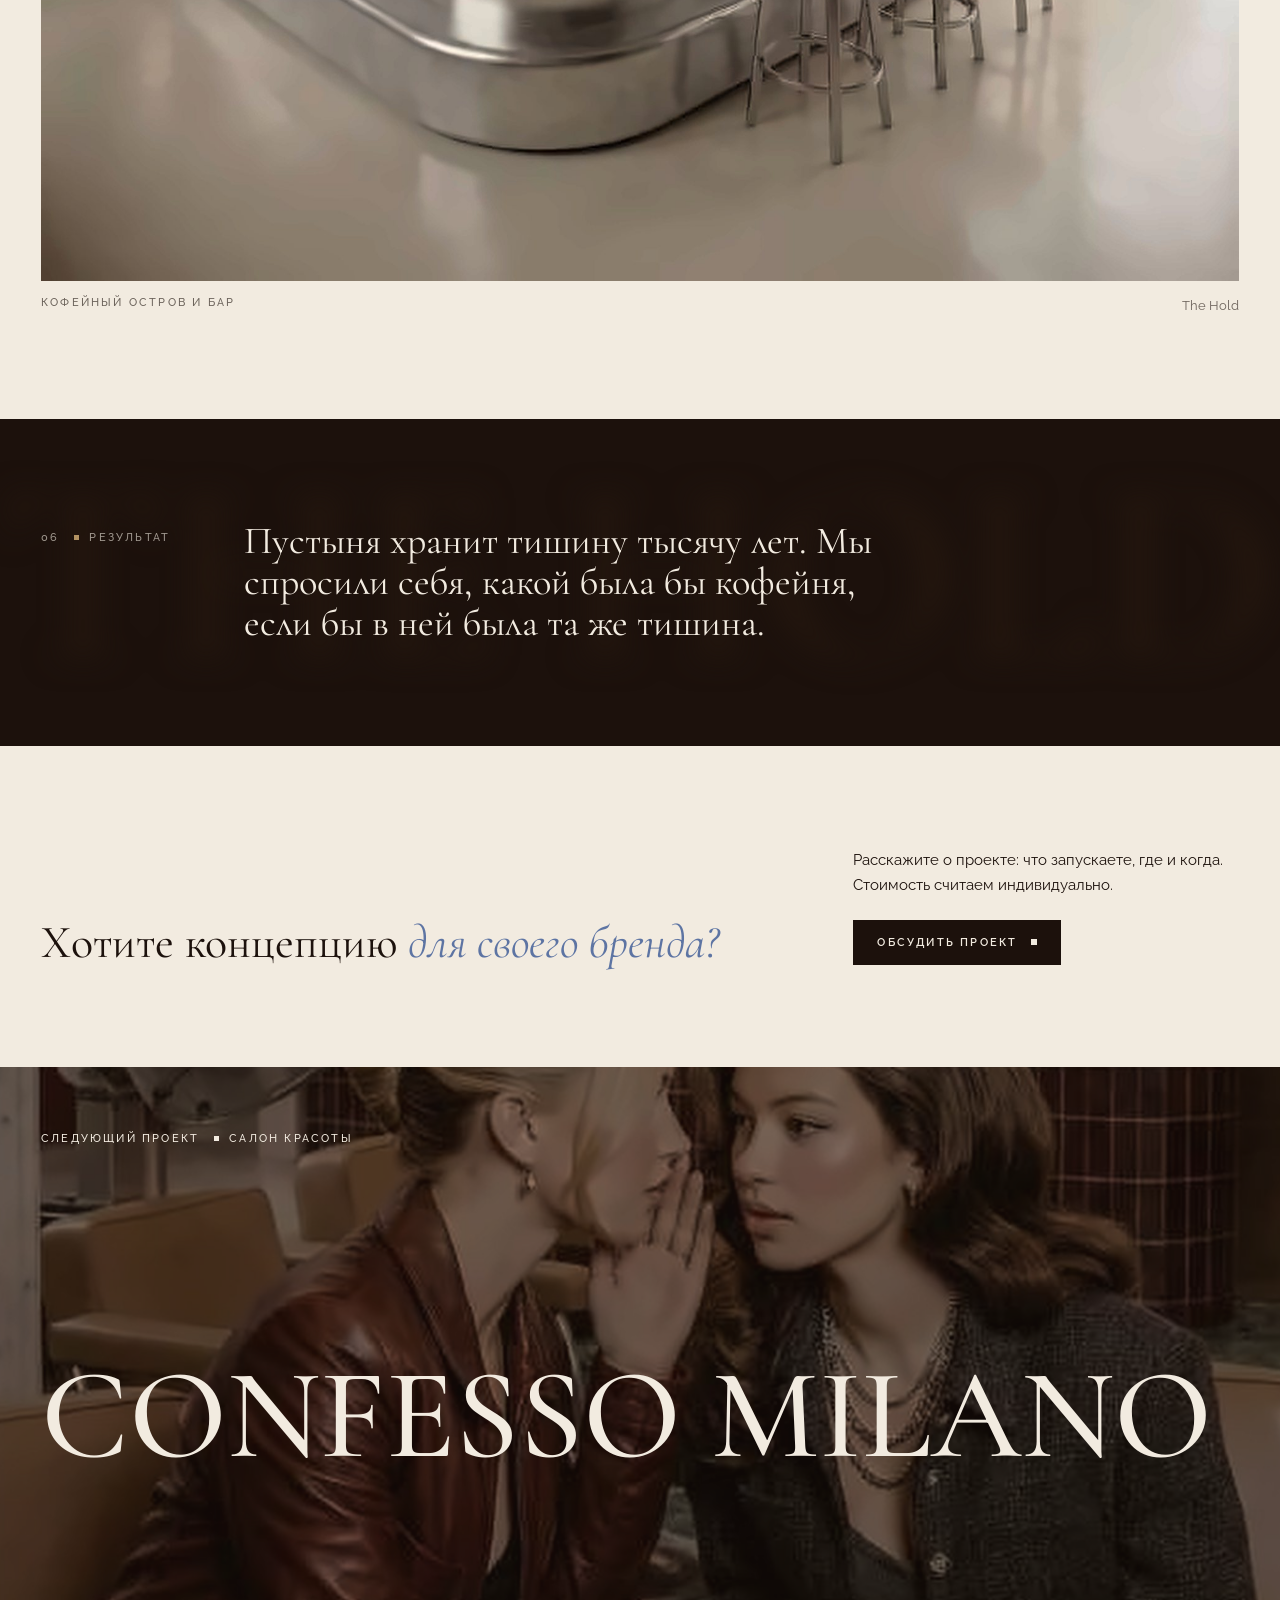
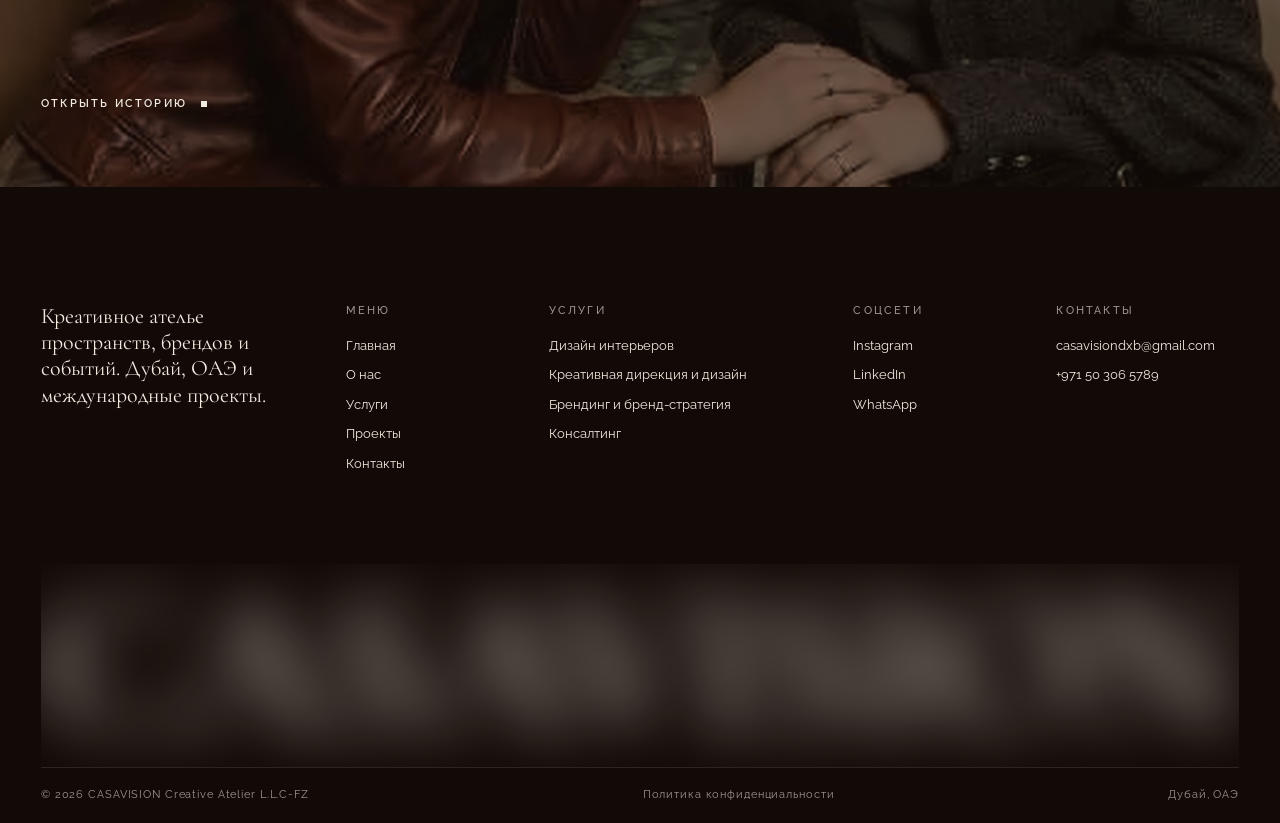
<file: ru/the-hold.html>
<!doctype html>
<html lang="ru">
<head>
<meta charset="utf-8">
<meta name="viewport" content="width=device-width, initial-scale=1, viewport-fit=cover">
<title>The Hold · CASAVISION</title>
<meta name="claude:viewport-fit-sides" content="cover">
<meta name="description" content="Спешелти-кофейня, где языком дизайна стала Аравийская пустыня. Небо в голубых панелях, земля в тёплом орехе, сталь в центре.">
<link rel="preconnect" href="https://fonts.googleapis.com"><link rel="preconnect" href="https://fonts.gstatic.com" crossorigin><link rel="stylesheet" href="https://fonts.googleapis.com/css2?family=Cormorant+Garamond:ital,wght@0,300;0,400;0,500;0,600;1,300;1,400;1,500&family=Raleway:wght@300;400;500;600&display=swap">
<link rel="stylesheet" href="../assets/css/site.css">
<link rel="icon" href="../assets/brand/monogram.png">
<style>.pm-item{left:var(--l);top:var(--t);width:var(--w)}.pm-word{left:var(--l);top:var(--t)}@media (max-width:760px){.pm-item{left:var(--ml);top:var(--mt);width:var(--mw)}.pm-word{left:var(--ml);top:var(--mt)}}</style>

</head>
<body>
<div class="preloader" aria-hidden="true">
  <div class="pl-in">
    <span class="pl-word">CASAVISION</span>
    <span class="pl-sub">Creative atelier</span>
  </div>
</div>
<header class="hdr wrap">
  <div class="grid">
    <a class="brand" href="index.html" data-go aria-label="CASAVISION"><span class="mono"></span><span class="logo"></span></a>
    <span class="hdr-loc label">Дубай, ОАЭ</span>
    <a class="hdr-cta label" href="index.html#contact">Обсудить проект</a>
    <a class="hdr-wa label" href="https://wa.me/971503065789" target="_blank" rel="noopener">WhatsApp</a>
    <span class="hdr-lang"><span class="lang label"><a href="../the-hold.html" lang="en" data-go>EN</a><a href="the-hold.html" class="is-on" lang="ru" data-go>RU</a></span></span>
    <button class="hdr-menu label" type="button" data-menu-open aria-controls="menu" aria-expanded="false"><span class="burger" aria-hidden="true"><span></span><span></span></span>Меню</button>
  </div>
</header>
<div class="menu" id="menu" aria-hidden="true">
  <div class="menu-panel wrap" role="dialog" aria-modal="true" aria-label="Меню">
    <div class="menu-top grid">
      <a class="brand" href="index.html" data-go aria-label="CASAVISION"><span class="mono"></span><span class="logo"></span></a>
      <span class="menu-lang"><span class="lang label"><a href="../the-hold.html" lang="en" data-go>EN</a><a href="the-hold.html" class="is-on" lang="ru" data-go>RU</a></span></span>
      <button class="menu-close label" type="button" data-menu-close>Закрыть <span class="x" aria-hidden="true"></span></button>
    </div>
    <div class="menu-body grid">
      <nav class="menu-nav" aria-label="Основное">
      <div class="mn-item" data-cap="CASAVISION, креативное ателье"><a class="mn-link" href="index.html" data-go>Главная</a><div class="mn-sub"></div></div>
      <div class="mn-item" data-cap="Философия и ценности"><a class="mn-link" href="index.html#about" data-go>О нас</a><div class="mn-sub"><a href="index.html#approach" data-go>Как мы работаем</a><a href="index.html#beliefs" data-go>Наши ценности</a></div></div>
      <div class="mn-item" data-cap="Четыре направления, одна команда"><a class="mn-link" href="index.html#services" data-go>Услуги</a><div class="mn-sub"><a href="index.html#services" data-go>Дизайн интерьеров</a><a href="index.html#services" data-go>Креативная дирекция и дизайн</a><a href="index.html#services" data-go>Брендинг и бренд-стратегия</a><a href="index.html#services" data-go>Консалтинг</a></div></div>
      <div class="mn-item" data-cap="Шесть историй из портфолио"><a class="mn-link" href="index.html#projects" data-go>Проекты</a><div class="mn-sub"><a href="fragments-de-paris.html" data-go>Fragments de Paris</a><a href="the-hold.html" data-go>The Hold</a><a href="confesso-milano.html" data-go>Confesso Milano</a><a href="velvet-meadow.html" data-go>Velvet Meadow</a><a href="sliceit.html" data-go>SLICEit</a><a href="sensorial-dive.html" data-go>Sensorial Dive</a></div></div>
      <div class="mn-item" data-cap="Расскажите о своём проекте"><a class="mn-link" href="index.html#contact" data-go>Контакты</a><div class="mn-sub"></div></div>
      </nav>
      <figure class="menu-preview" aria-hidden="true"><img src="../assets/img/home/cave.jpg" alt="" class="is-on" loading="lazy"><img src="../assets/img/fragments/living.jpg" alt="" loading="lazy"><img src="../assets/img/confesso/reception.jpg" alt="" loading="lazy"><img src="../assets/img/velvet/long-table.jpg" alt="" loading="lazy"><img src="../assets/img/hold/island.jpg" alt="" loading="lazy"><figcaption class="label">CASAVISION, креативное ателье</figcaption></figure>
    </div>
    <div class="menu-info grid">
      <div><span class="label">Написать нам</span><a href="mailto:casavisiondxb@gmail.com">casavisiondxb@gmail.com</a><span>+971 50 306 5789</span></div>
      <div><span class="label">Соцсети</span><a href="#">Instagram</a><a href="#">LinkedIn</a><a href="https://wa.me/971503065789" target="_blank" rel="noopener">WhatsApp</a></div>
      <div><span class="label">Студия</span><span>CASAVISION L.L.C-FZ</span><span>Дубай, Объединённые Арабские Эмираты</span></div>
      <div class="mi-cta"><span class="label">Новый проект</span><a class="btn" href="index.html#contact" data-go>Обсудить проект <i></i></a></div>
    </div>
  </div>
</div>

<main id="top">
  <section class="p-hero tone-light" data-tone="light">
    <div class="wrap"><div class="grid">
      <div class="media ph-img" data-r="img"><img src="../assets/img/hold/cover.jpg" alt="The Hold"></div>
      <div class="ph-txt">
        <div data-r><a class="more back" href="index.html#projects" data-go><i></i> Все проекты</a></div>
        <div style="display:grid;gap:28px">
          <span class="label" data-r><span class="mute">02 / 06</span> <span class="sq gold"></span>Спешелти-кофейня</span>
          <h1 class="ph-title" data-r style="--d:.1s">The Hold</h1>
          <p class="ph-quote" data-r style="--d:.2s">“Пустыня научила нас тишине, а кофе дал причину остаться.”</p>
        </div>
        <div class="ph-meta" data-r style="--d:.3s">
          <div><span class="label">Проект</span><span>Спешелти-кофейня</span></div>
          <div><span class="label">Локация</span><span>Дубай</span></div>
          <div><span class="label">Что сделали</span><span>Концепция, дизайн интерьера</span></div>
          <div><span class="label">Слова концепции</span><span class="it">тишина, пустыня, дух, оазис</span></div>
        </div>
      </div>
    </div></div>
  </section>

  <section class="p-story tone-dark" data-tone="dark">
    <div class="wrap"><div class="grid ps">
      <div class="ps-block"><span class="label" data-r>01 <span class="sq gold"></span>Задача</span><p data-haze>Концептуальное предложение спешелти-кофейни в Дубае, созданное как самостоятельное дизайн-исследование. The Hold берёт Аравийскую пустыню главным языком дизайна: как философию, а не как референс.</p></div>
      <div class="ps-block"><span class="label" data-r style="--d:.15s">02 <span class="sq gold"></span>Идея</span><p data-haze>Терпение Аравийской пустыни встречается с точностью ремесла. Кофейня построена вокруг одной радикальной идеи: в Дубае тишина — главная роскошь.</p></div>
    </div></div>
  </section>

  <section class="p-words tone-dark" data-tone="dark" aria-label="Слова концепции">
    <div class="pw-stage">
      <div class="media pw-img"><img src="../assets/img/hold/seating.jpg" alt="" loading="lazy"></div>
      <div class="pw-word">тишина</div><div class="pw-word">пустыня</div><div class="pw-word">дух</div><div class="pw-word">оазис</div>
      <span class="pw-count label">1 / 4</span>
      <span class="pw-hint label mute">03 <span class="sq gold"></span>Слова концепции</span>
    </div>
  </section>

  <section class="p-mood tone-light" data-tone="light" aria-label="Мудборд">
    <div class="pm-stage">
      <div class="pm-head wrap"><div class="grid"><span class="label">04 <span class="sq gold"></span>Мудборд</span><p>Песок в движении, зеркальная сталь, орех, одно голубое небо. Мудборд собирает фактуры ожидания и ритуал медленной чашки.</p></div></div>
      <div class="pm-board">
        <figure class="pm-item " style="--l:0%;--t:6%;--w:15%;--ml:0%;--mt:2%;--mw:34%;z-index:1"><img src="../assets/img/hold/m6.jpg" alt="" loading="lazy"></figure>
        <figure class="pm-item " style="--l:17%;--t:0%;--w:18%;--ml:33%;--mt:6%;--mw:32%;z-index:2"><img src="../assets/img/hold/m2.jpg" alt="" loading="lazy"></figure>
        <figure class="pm-item cut" style="--l:37%;--t:10%;--w:17%;--ml:66%;--mt:0%;--mw:34%;z-index:3"><img src="../assets/img/hold/m9.png" alt="" loading="lazy"></figure>
        <figure class="pm-item mult" style="--l:56%;--t:0%;--w:15%;--ml:2%;--mt:33%;--mw:32%;z-index:1"><img src="../assets/img/hold/m1.jpg" alt="" loading="lazy"></figure>
        <figure class="pm-item " style="--l:73%;--t:4%;--w:19%;--ml:35%;--mt:30%;--mw:32%;z-index:2"><img src="../assets/img/hold/m5.jpg" alt="" loading="lazy"></figure>
        <figure class="pm-item " style="--l:3%;--t:50%;--w:17%;--ml:68%;--mt:34%;--mw:32%;z-index:3"><img src="../assets/img/hold/m3.jpg" alt="" loading="lazy"></figure>
        <figure class="pm-item " style="--l:23%;--t:44%;--w:19%;--ml:0%;--mt:64%;--mw:34%;z-index:1"><img src="../assets/img/hold/m4.jpg" alt="" loading="lazy"></figure>
        <figure class="pm-item " style="--l:45%;--t:52%;--w:16%;--ml:34%;--mt:62%;--mw:32%;z-index:2"><img src="../assets/img/hold/m8.jpg" alt="" loading="lazy"></figure>
        <span class="pm-word" style="--l:18%;--t:-9%;--ml:34%;--mt:-6%">тишина</span>
        <span class="pm-word" style="--l:79%;--t:41%;--ml:66%;--mt:56%">пустыня</span>
        <span class="pm-word" style="--l:2%;--t:42%;--ml:0%;--mt:28%">дух</span>
        <span class="pm-word" style="--l:47%;--t:95%;--ml:36%;--mt:96%">оазис</span>
      </div>
    </div>
  </section>

  <section class="p-gallery tone-light" data-tone="light">
    <div class="wrap">
      <div class="grid sec-head" style="margin-bottom:clamp(56px,7vw,110px)"><span class="label" data-r>05 <span class="sq gold"></span>Визуализации</span><h2 data-r style="--d:.1s">От концепции <em>к пространству</em></h2></div>
      <div class="grid pg">
        <figure class="pg-item w-left"><div class="media" data-r="img"><img src="../assets/img/hold/island.jpg" alt="The Hold: Кофейный остров" loading="lazy"></div><figcaption><span class="label">Кофейный остров</span><span class="mute">The Hold</span></figcaption></figure>
        <figure class="pg-item w-small-r"><div class="media" data-r="img"><img src="../assets/img/hold/seating.jpg" alt="The Hold: Зона посадки" loading="lazy"></div><figcaption><span class="label">Зона посадки</span><span class="mute">The Hold</span></figcaption></figure>
        <figure class="pg-item w-small-l"><div class="media" data-r="img"><img src="../assets/img/hold/bar-detail.jpg" alt="The Hold: Брю-бар, деталь" loading="lazy"></div><figcaption><span class="label">Брю-бар, деталь</span><span class="mute">The Hold</span></figcaption></figure>
        <p class="pg-note" data-haze>Всё держат три силы: небо, вжатое в голубые панели над головой, земля, согретая в орехе вокруг, и сталь в центре, которая превращает сырое в главное.</p>
        <figure class="pg-item w-full"><div class="media" data-r="img"><img src="../assets/img/hold/bar.jpg" alt="The Hold: Кофейный остров и бар" loading="lazy"></div><figcaption><span class="label">Кофейный остров и бар</span><span class="mute">The Hold</span></figcaption></figure>
      </div>
    </div>
  </section>

  <section class="p-result tone-dark" data-tone="dark">
    <div class="blurmark" aria-hidden="true" data-fit="1" data-par="-0.3">THE HOLD</div>
    <div class="wrap"><div class="grid"><span class="label">06 <span class="sq gold"></span>Результат</span><blockquote data-haze>Пустыня хранит тишину тысячу лет. Мы спросили себя, какой была бы кофейня, если бы в ней была та же тишина.</blockquote></div></div>
  </section>

  <section class="p-cta tone-light" data-tone="light">
    <div class="wrap"><div class="grid">
      <h2 data-r>Хотите концепцию <em>для своего бренда?</em></h2>
      <div class="pc-side" data-r style="--d:.15s"><p>Расскажите о проекте: что запускаете, где и когда. Стоимость считаем индивидуально.</p><div><a class="btn solid" href="index.html#contact" data-go>Обсудить проект <i></i></a></div></div>
    </div></div>
  </section>

  <a class="p-next" href="confesso-milano.html" data-go data-tone="dark">
    <img src="../assets/img/confesso/cover.jpg" alt="" loading="lazy">
    <span class="pn-in wrap"><span class="label">Следующий проект <span class="sq"></span>Салон красоты</span><span class="pn-title">Confesso Milano</span><span><span class="more">Открыть историю <i></i></span></span></span>
  </a>
</main>
<footer class="ftr tone-ink" data-tone="dark">
  <div class="wrap">
    <div class="grid ftr-cols">
      <div class="fc-1"><p>Креативное ателье пространств, брендов и событий. Дубай, ОАЭ и международные проекты.</p></div>
      <div class="fc-2"><span class="label">Меню</span><a href="index.html" data-go>Главная</a><a href="index.html#about" data-go>О нас</a><a href="index.html#services" data-go>Услуги</a><a href="index.html#projects" data-go>Проекты</a><a href="index.html#contact" data-go>Контакты</a></div>
      <div class="fc-3"><span class="label">Услуги</span><a href="index.html#services" data-go>Дизайн интерьеров</a><a href="index.html#services" data-go>Креативная дирекция и дизайн</a><a href="index.html#services" data-go>Брендинг и бренд-стратегия</a><a href="index.html#services" data-go>Консалтинг</a></div>
      <div class="fc-4"><span class="label">Соцсети</span><a href="#">Instagram</a><a href="#">LinkedIn</a><a href="https://wa.me/971503065789" target="_blank" rel="noopener">WhatsApp</a></div>
      <div class="fc-5"><span class="label">Контакты</span><a href="mailto:casavisiondxb@gmail.com">casavisiondxb@gmail.com</a><span>+971 50 306 5789</span></div>
    </div>
    <div class="ftr-mark" aria-hidden="true"><div class="blurmark" data-fit="1" data-focus="0.16" data-focus-min="0.035">CASAVISION</div></div>
    <div class="ftr-base"><span>© <span data-year>2026</span> CASAVISION Creative Atelier L.L.C-FZ</span><a href="#">Политика конфиденциальности</a><span>Дубай, ОАЭ</span></div>
  </div>
</footer>
<button class="totop" type="button" aria-label="Наверх"><svg viewBox="0 0 54 54" aria-hidden="true"><circle class="tt-track" cx="27" cy="27" r="26"></circle><circle class="tt-bar" cx="27" cy="27" r="26"></circle></svg><i></i></button>
<script src="../assets/js/site.js"></script>
</body>
</html>
</file>
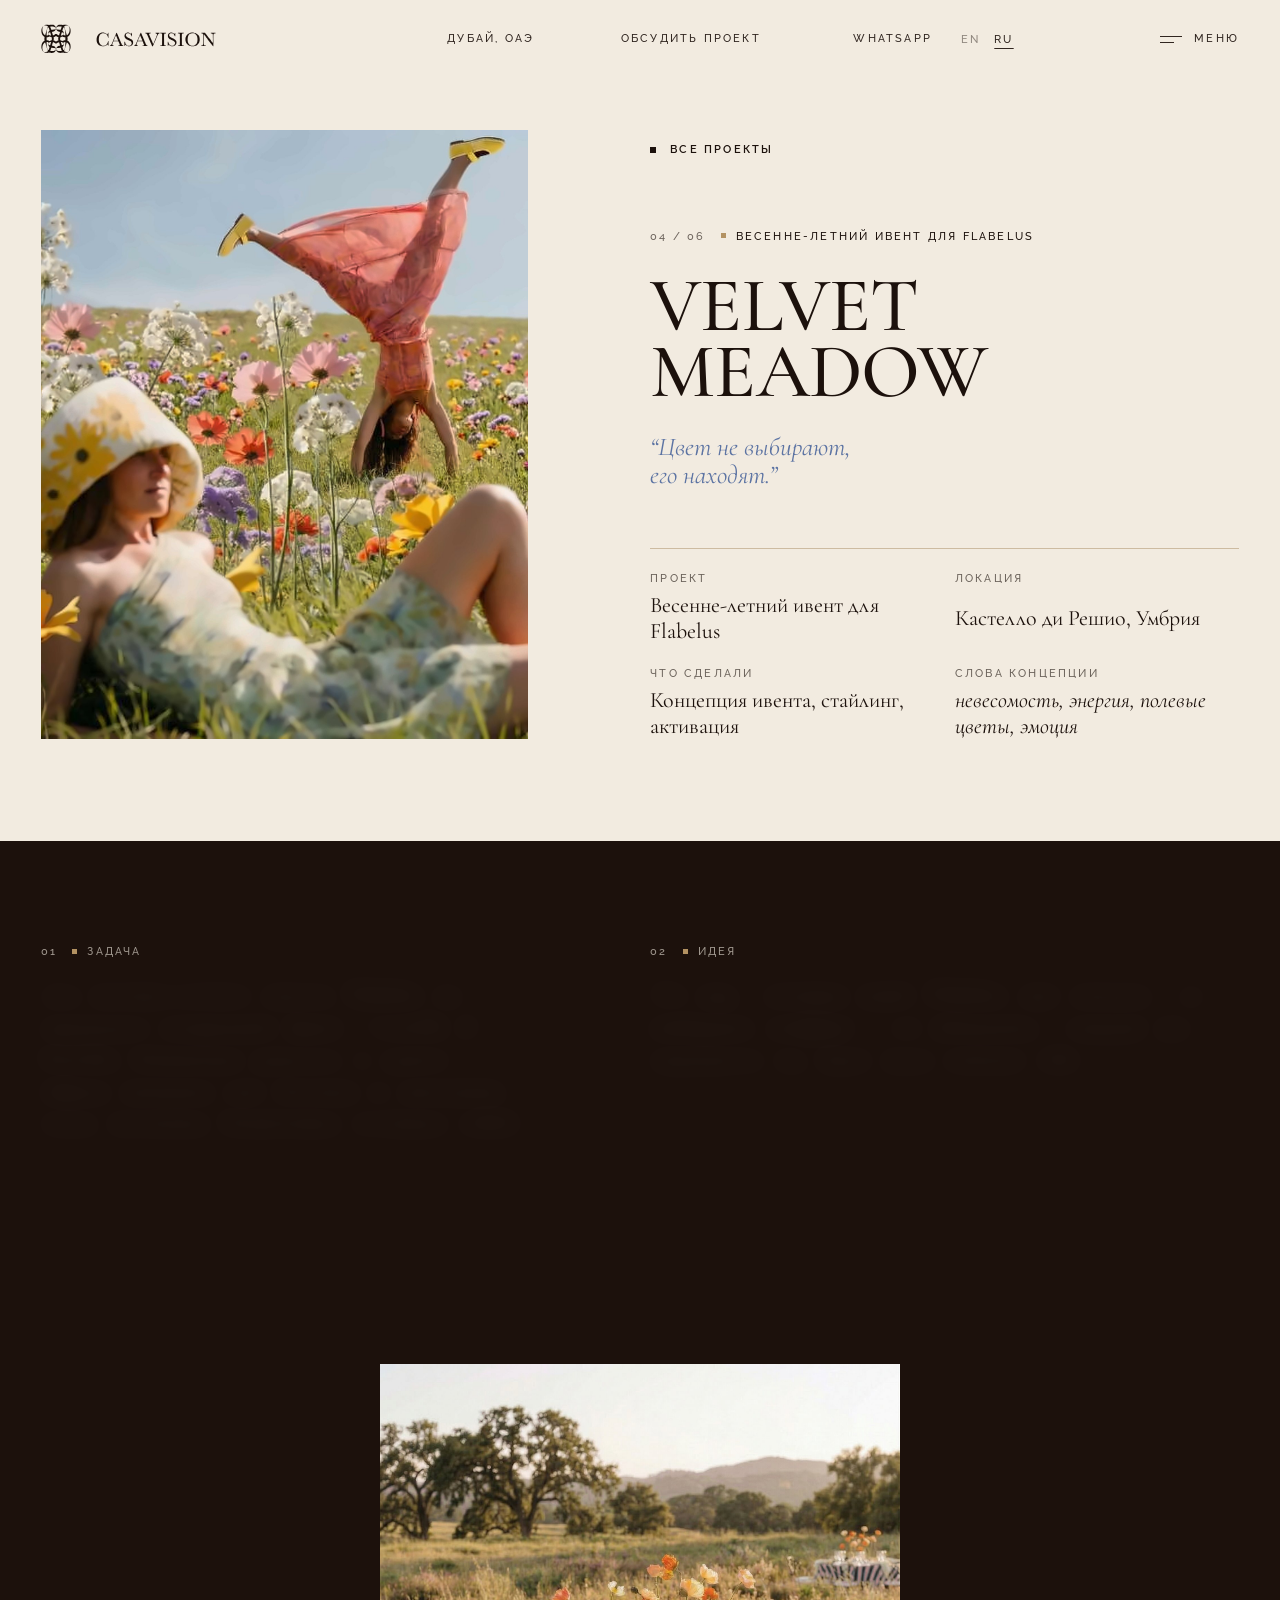
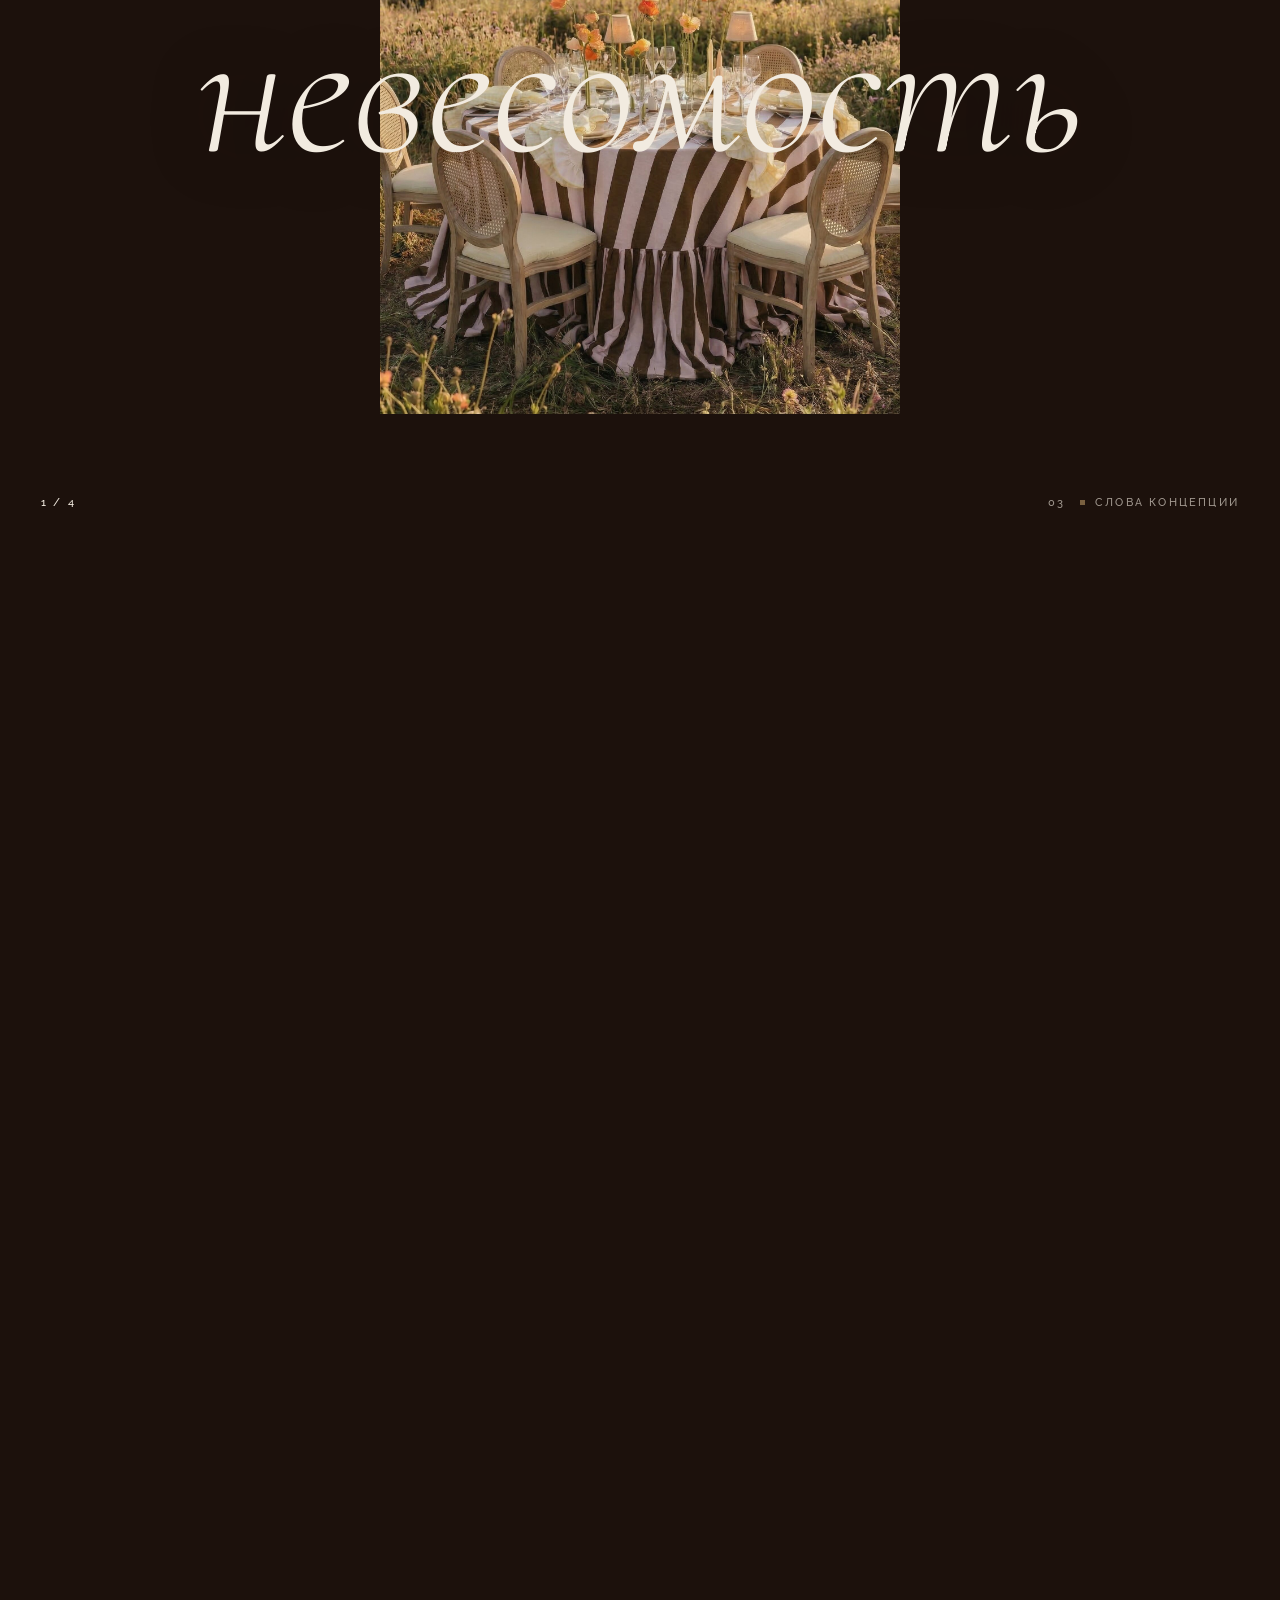
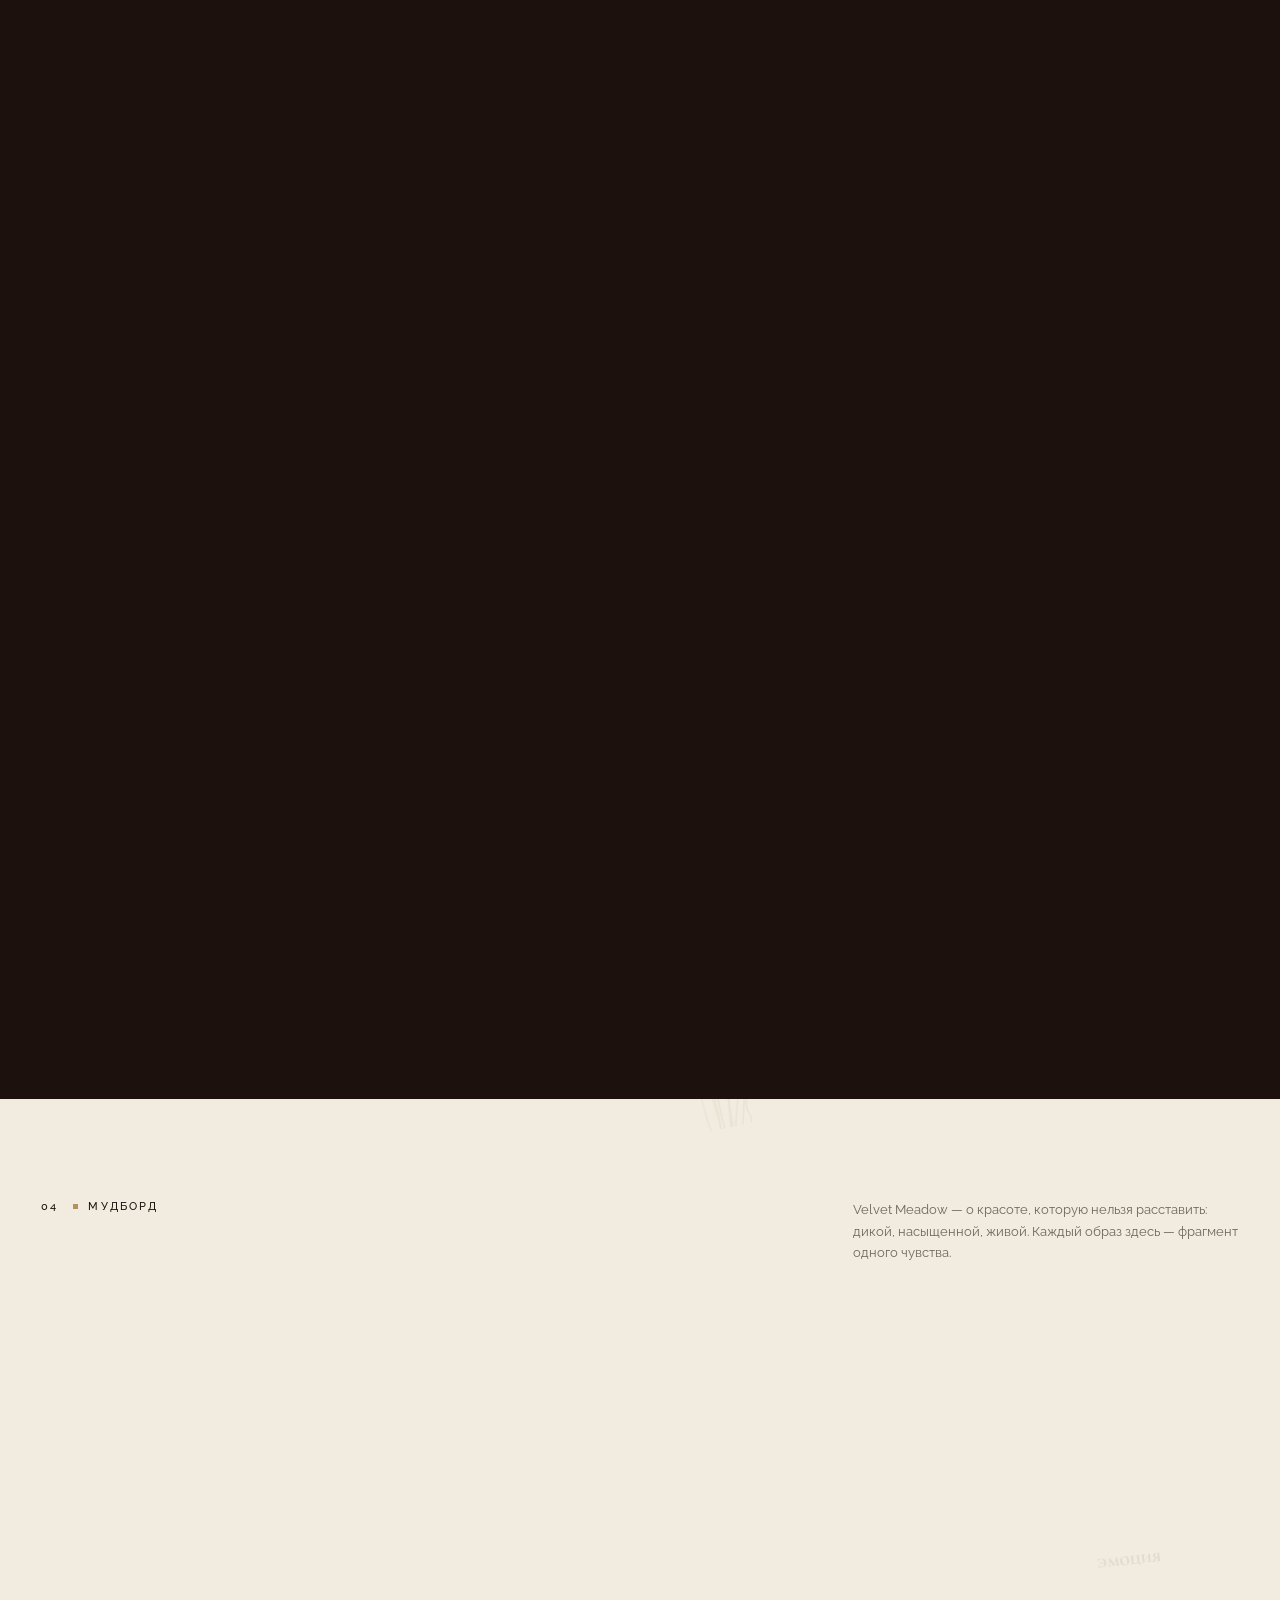
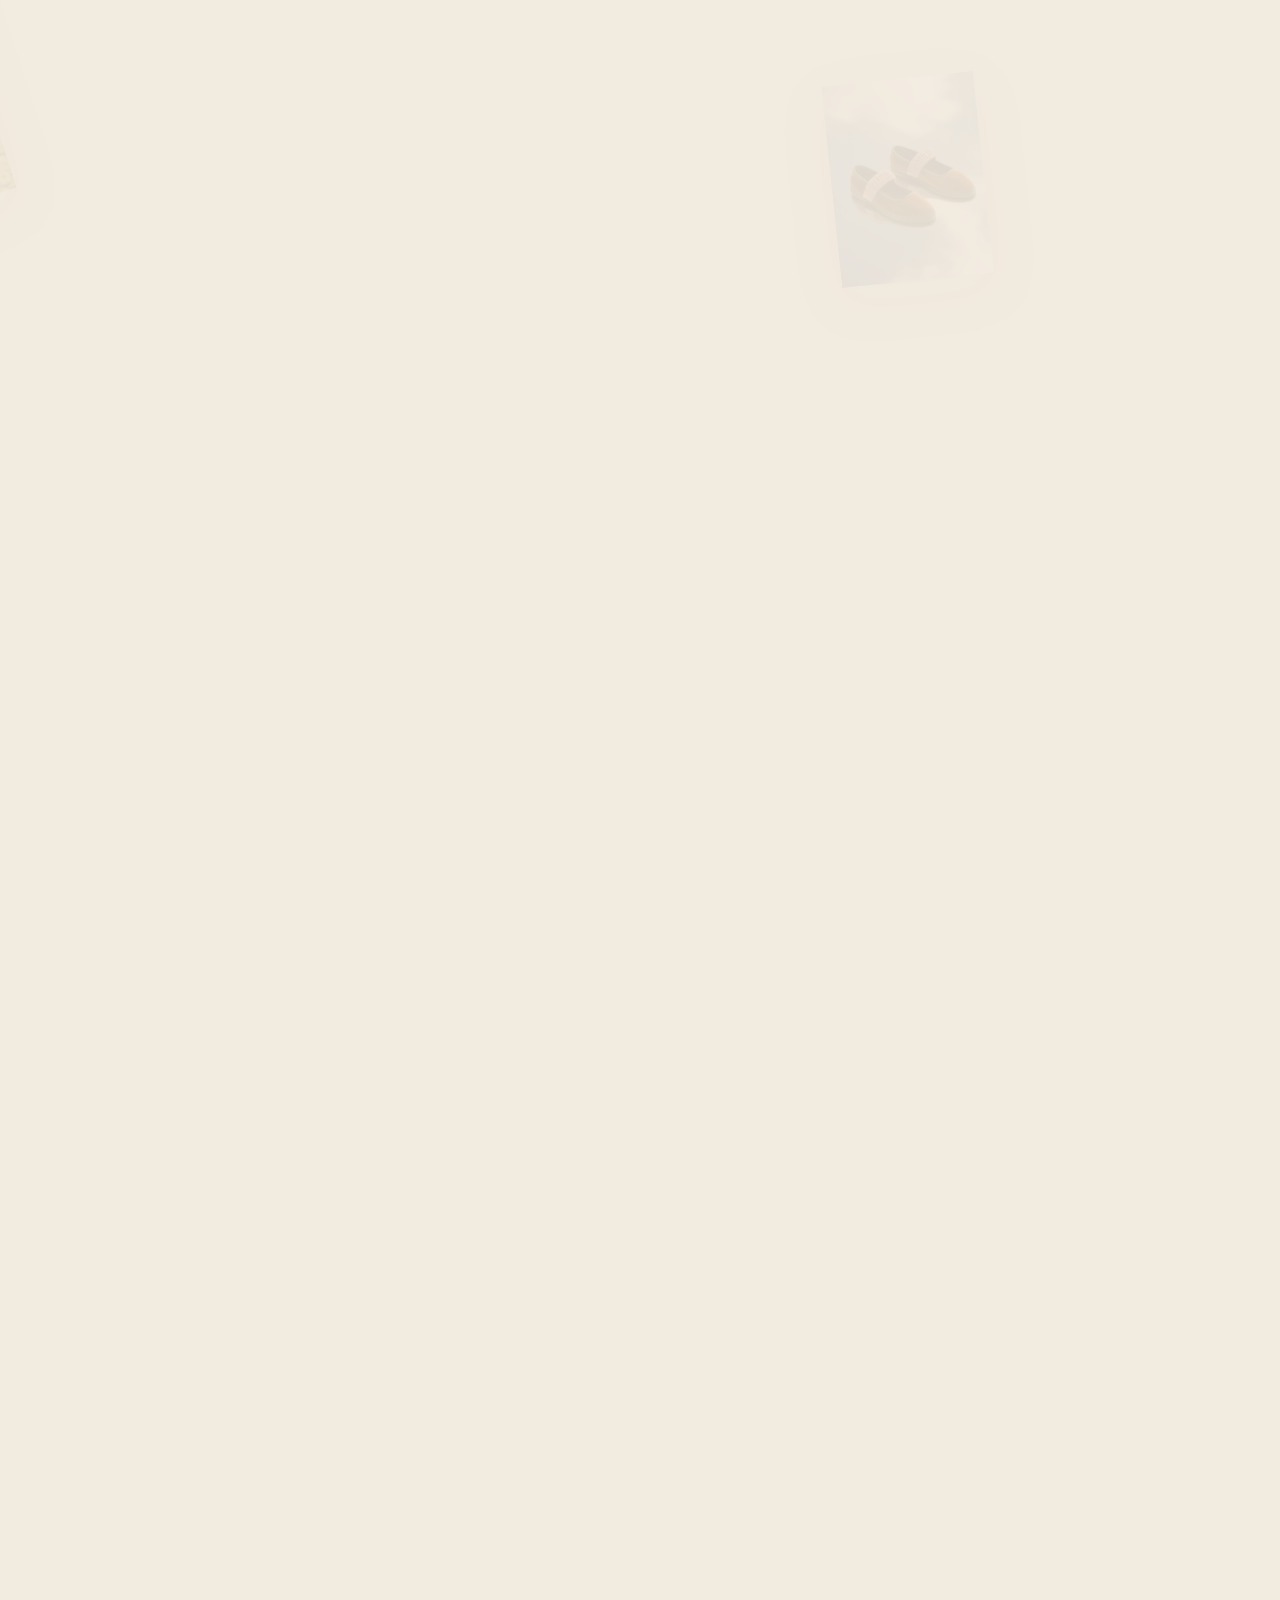
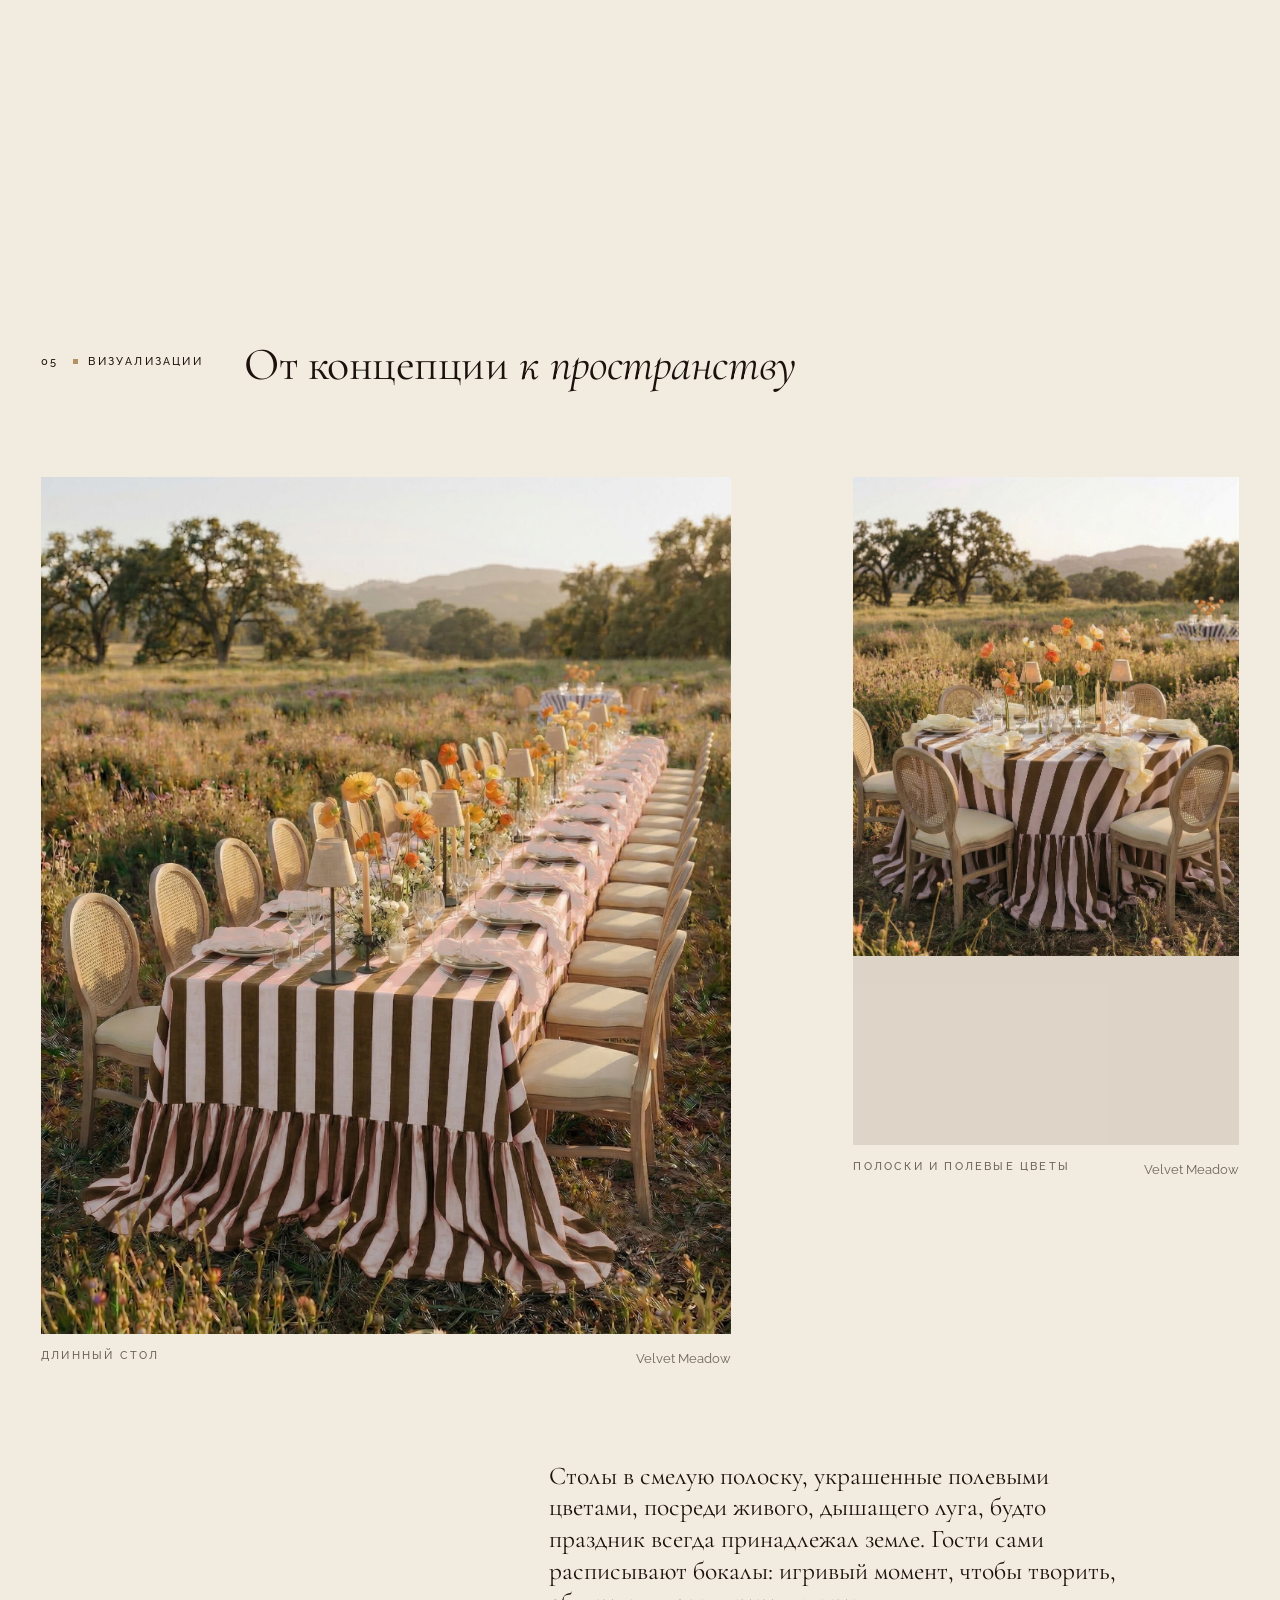
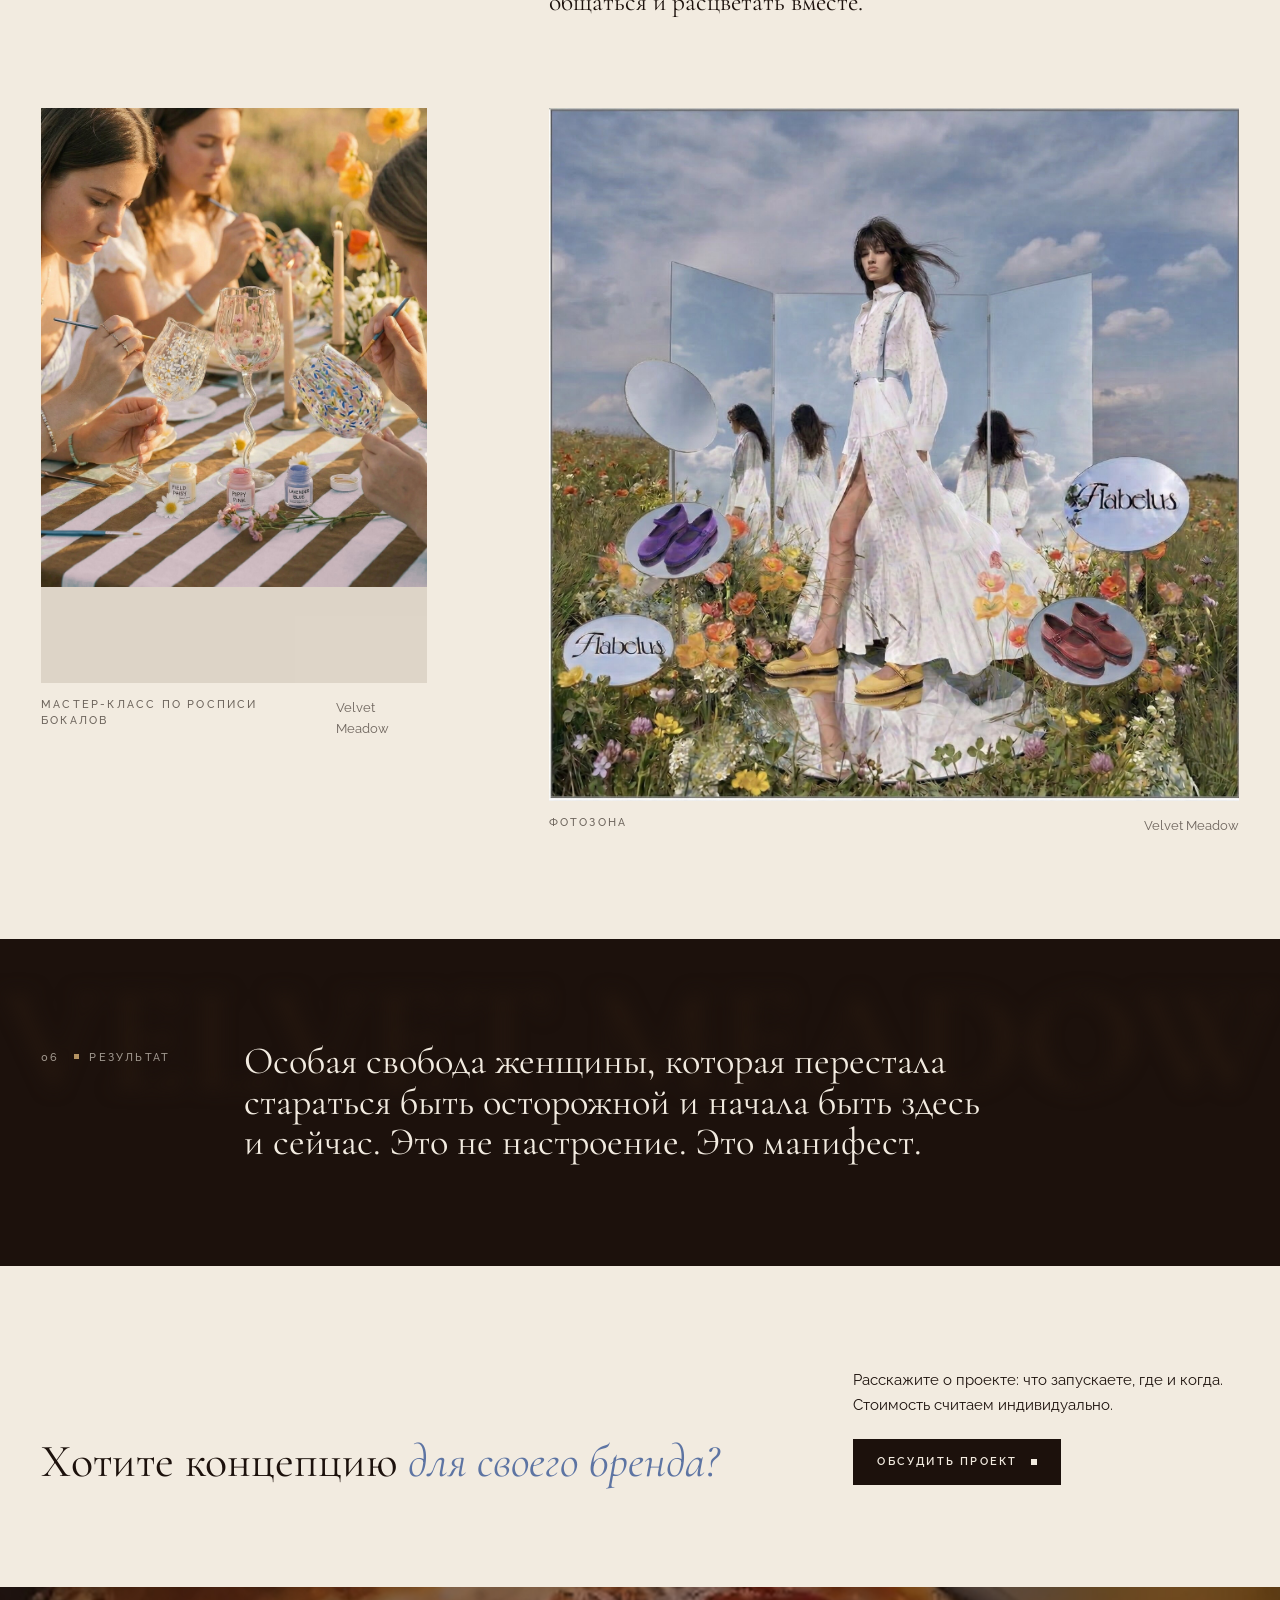
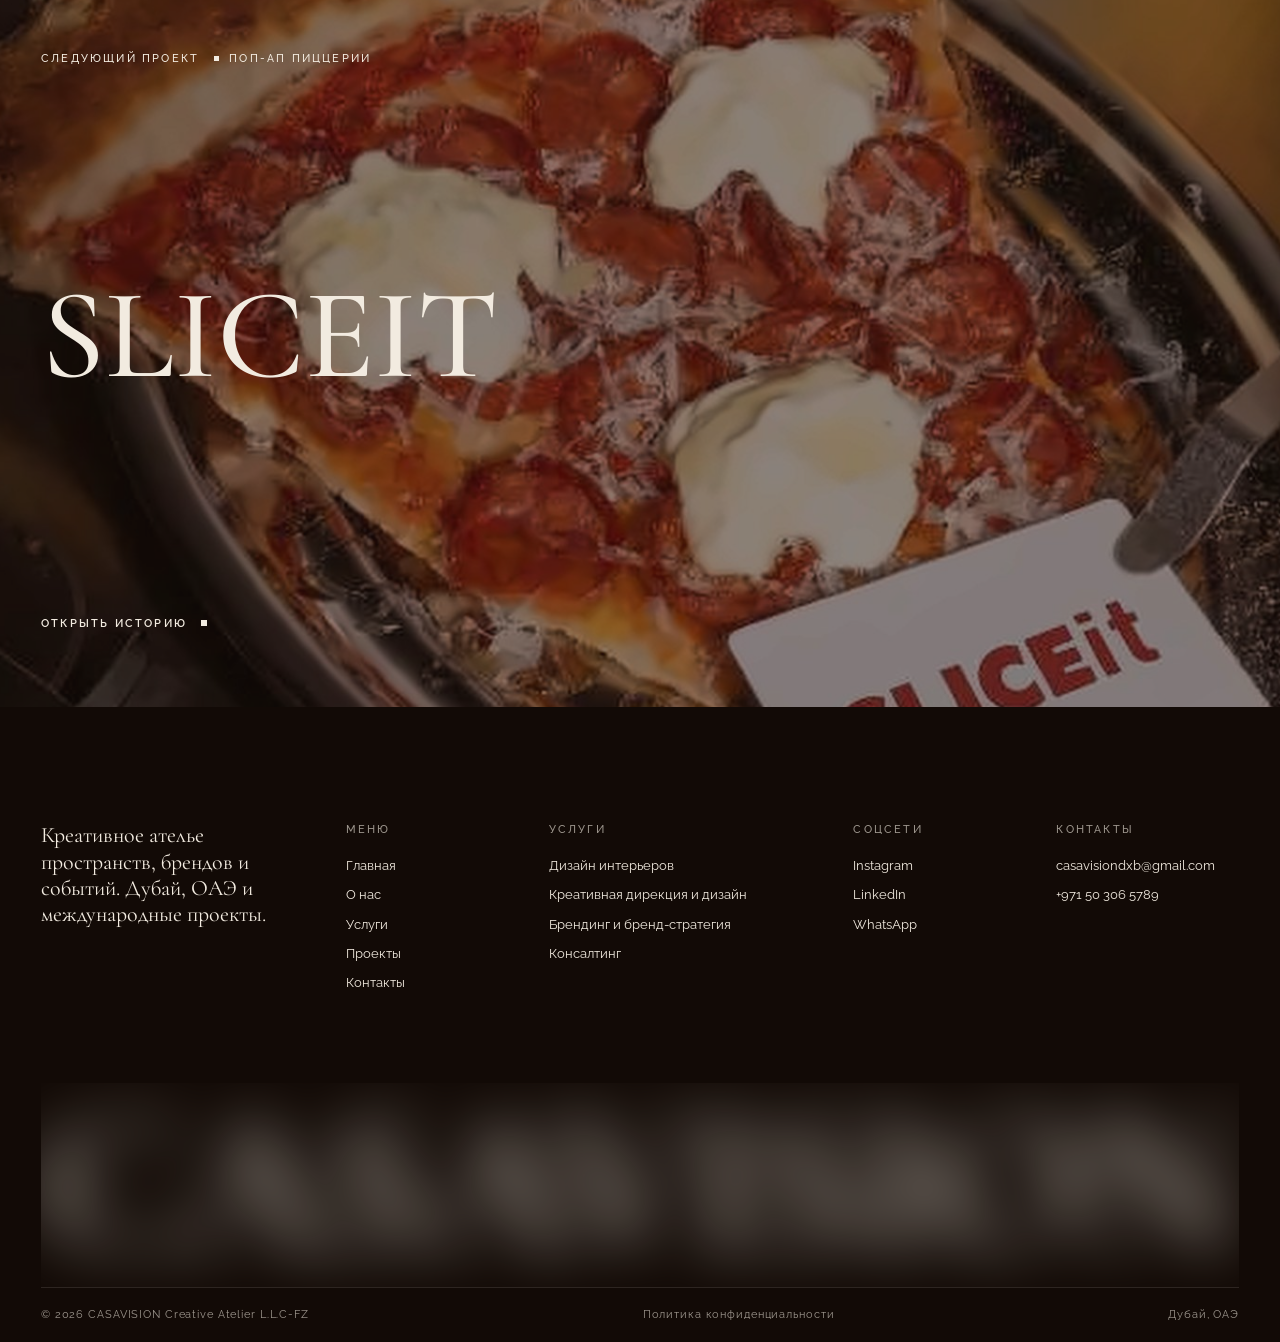
<file: ru/velvet-meadow.html>
<!doctype html>
<html lang="ru">
<head>
<meta charset="utf-8">
<meta name="viewport" content="width=device-width, initial-scale=1, viewport-fit=cover">
<title>Velvet Meadow · CASAVISION</title>
<meta name="claude:viewport-fit-sides" content="cover">
<meta name="description" content="Загородный бранч для весенне-летнего запуска Flabelus, родившийся из одного образа: женщина идёт босиком по цветущему полю.">
<link rel="preconnect" href="https://fonts.googleapis.com"><link rel="preconnect" href="https://fonts.gstatic.com" crossorigin><link rel="stylesheet" href="https://fonts.googleapis.com/css2?family=Cormorant+Garamond:ital,wght@0,300;0,400;0,500;0,600;1,300;1,400;1,500&family=Raleway:wght@300;400;500;600&display=swap">
<link rel="stylesheet" href="../assets/css/site.css">
<link rel="icon" href="../assets/brand/monogram.png">
<style>.pm-item{left:var(--l);top:var(--t);width:var(--w)}.pm-word{left:var(--l);top:var(--t)}@media (max-width:760px){.pm-item{left:var(--ml);top:var(--mt);width:var(--mw)}.pm-word{left:var(--ml);top:var(--mt)}}</style>

</head>
<body>
<div class="preloader" aria-hidden="true">
  <div class="pl-in">
    <span class="pl-word">CASAVISION</span>
    <span class="pl-sub">Creative atelier</span>
  </div>
</div>
<header class="hdr wrap">
  <div class="grid">
    <a class="brand" href="index.html" data-go aria-label="CASAVISION"><span class="mono"></span><span class="logo"></span></a>
    <span class="hdr-loc label">Дубай, ОАЭ</span>
    <a class="hdr-cta label" href="index.html#contact">Обсудить проект</a>
    <a class="hdr-wa label" href="https://wa.me/971503065789" target="_blank" rel="noopener">WhatsApp</a>
    <span class="hdr-lang"><span class="lang label"><a href="../velvet-meadow.html" lang="en" data-go>EN</a><a href="velvet-meadow.html" class="is-on" lang="ru" data-go>RU</a></span></span>
    <button class="hdr-menu label" type="button" data-menu-open aria-controls="menu" aria-expanded="false"><span class="burger" aria-hidden="true"><span></span><span></span></span>Меню</button>
  </div>
</header>
<div class="menu" id="menu" aria-hidden="true">
  <div class="menu-panel wrap" role="dialog" aria-modal="true" aria-label="Меню">
    <div class="menu-top grid">
      <a class="brand" href="index.html" data-go aria-label="CASAVISION"><span class="mono"></span><span class="logo"></span></a>
      <span class="menu-lang"><span class="lang label"><a href="../velvet-meadow.html" lang="en" data-go>EN</a><a href="velvet-meadow.html" class="is-on" lang="ru" data-go>RU</a></span></span>
      <button class="menu-close label" type="button" data-menu-close>Закрыть <span class="x" aria-hidden="true"></span></button>
    </div>
    <div class="menu-body grid">
      <nav class="menu-nav" aria-label="Основное">
      <div class="mn-item" data-cap="CASAVISION, креативное ателье"><a class="mn-link" href="index.html" data-go>Главная</a><div class="mn-sub"></div></div>
      <div class="mn-item" data-cap="Философия и ценности"><a class="mn-link" href="index.html#about" data-go>О нас</a><div class="mn-sub"><a href="index.html#approach" data-go>Как мы работаем</a><a href="index.html#beliefs" data-go>Наши ценности</a></div></div>
      <div class="mn-item" data-cap="Четыре направления, одна команда"><a class="mn-link" href="index.html#services" data-go>Услуги</a><div class="mn-sub"><a href="index.html#services" data-go>Дизайн интерьеров</a><a href="index.html#services" data-go>Креативная дирекция и дизайн</a><a href="index.html#services" data-go>Брендинг и бренд-стратегия</a><a href="index.html#services" data-go>Консалтинг</a></div></div>
      <div class="mn-item" data-cap="Шесть историй из портфолио"><a class="mn-link" href="index.html#projects" data-go>Проекты</a><div class="mn-sub"><a href="fragments-de-paris.html" data-go>Fragments de Paris</a><a href="the-hold.html" data-go>The Hold</a><a href="confesso-milano.html" data-go>Confesso Milano</a><a href="velvet-meadow.html" data-go>Velvet Meadow</a><a href="sliceit.html" data-go>SLICEit</a><a href="sensorial-dive.html" data-go>Sensorial Dive</a></div></div>
      <div class="mn-item" data-cap="Расскажите о своём проекте"><a class="mn-link" href="index.html#contact" data-go>Контакты</a><div class="mn-sub"></div></div>
      </nav>
      <figure class="menu-preview" aria-hidden="true"><img src="../assets/img/home/cave.jpg" alt="" class="is-on" loading="lazy"><img src="../assets/img/fragments/living.jpg" alt="" loading="lazy"><img src="../assets/img/confesso/reception.jpg" alt="" loading="lazy"><img src="../assets/img/velvet/long-table.jpg" alt="" loading="lazy"><img src="../assets/img/hold/island.jpg" alt="" loading="lazy"><figcaption class="label">CASAVISION, креативное ателье</figcaption></figure>
    </div>
    <div class="menu-info grid">
      <div><span class="label">Написать нам</span><a href="mailto:casavisiondxb@gmail.com">casavisiondxb@gmail.com</a><span>+971 50 306 5789</span></div>
      <div><span class="label">Соцсети</span><a href="#">Instagram</a><a href="#">LinkedIn</a><a href="https://wa.me/971503065789" target="_blank" rel="noopener">WhatsApp</a></div>
      <div><span class="label">Студия</span><span>CASAVISION L.L.C-FZ</span><span>Дубай, Объединённые Арабские Эмираты</span></div>
      <div class="mi-cta"><span class="label">Новый проект</span><a class="btn" href="index.html#contact" data-go>Обсудить проект <i></i></a></div>
    </div>
  </div>
</div>

<main id="top">
  <section class="p-hero tone-light" data-tone="light">
    <div class="wrap"><div class="grid">
      <div class="media ph-img" data-r="img"><img src="../assets/img/velvet/cover.jpg" alt="Velvet Meadow"></div>
      <div class="ph-txt">
        <div data-r><a class="more back" href="index.html#projects" data-go><i></i> Все проекты</a></div>
        <div style="display:grid;gap:28px">
          <span class="label" data-r><span class="mute">04 / 06</span> <span class="sq gold"></span>Весенне-летний ивент для Flabelus</span>
          <h1 class="ph-title" data-r style="--d:.1s">Velvet Meadow</h1>
          <p class="ph-quote" data-r style="--d:.2s">“Цвет не выбирают, его находят.”</p>
        </div>
        <div class="ph-meta" data-r style="--d:.3s">
          <div><span class="label">Проект</span><span>Весенне-летний ивент для Flabelus</span></div>
          <div><span class="label">Локация</span><span>Кастелло ди Решио, Умбрия</span></div>
          <div><span class="label">Что сделали</span><span>Концепция ивента, стайлинг, активация</span></div>
          <div><span class="label">Слова концепции</span><span class="it">невесомость, энергия, полевые цветы, эмоция</span></div>
        </div>
      </div>
    </div></div>
  </section>

  <section class="p-story tone-dark" data-tone="dark">
    <div class="wrap"><div class="grid ps">
      <div class="ps-block"><span class="label" data-r>01 <span class="sq gold"></span>Задача</span><p data-haze>Для весенне-летнего запуска Flabelus мы придумали загородный бранч в Castello di Reschio. Концепция родилась из одного образа: женщина идёт босиком по цветущему полю, неспешно, безмятежно, оставаясь собой.</p></div>
      <div class="ps-block"><span class="label" data-r style="--d:.15s">02 <span class="sq gold"></span>Идея</span><p data-haze>Это мир, в котором живёт Flabelus: цвет находят, а не выбирают, комфорт — это убеждение, а каждый шаг ощущается так, будто земля отвечает тебе.</p></div>
    </div></div>
  </section>

  <section class="p-words tone-dark" data-tone="dark" aria-label="Слова концепции">
    <div class="pw-stage">
      <div class="media pw-img"><img src="../assets/img/velvet/table.jpg" alt="" loading="lazy"></div>
      <div class="pw-word">невесомость</div><div class="pw-word">энергия</div><div class="pw-word">полевые цветы</div><div class="pw-word">эмоция</div>
      <span class="pw-count label">1 / 4</span>
      <span class="pw-hint label mute">03 <span class="sq gold"></span>Слова концепции</span>
    </div>
  </section>

  <section class="p-mood tone-light" data-tone="light" aria-label="Мудборд">
    <div class="pm-stage">
      <div class="pm-head wrap"><div class="grid"><span class="label">04 <span class="sq gold"></span>Мудборд</span><p>Velvet Meadow — о красоте, которую нельзя расставить: дикой, насыщенной, живой. Каждый образ здесь — фрагмент одного чувства.</p></div></div>
      <div class="pm-board">
        <figure class="pm-item " style="--l:0%;--t:6%;--w:15%;--ml:0%;--mt:2%;--mw:34%;z-index:1"><img src="../assets/img/velvet/m5.jpg" alt="" loading="lazy"></figure>
        <figure class="pm-item " style="--l:17%;--t:0%;--w:18%;--ml:33%;--mt:6%;--mw:32%;z-index:2"><img src="../assets/img/velvet/m4.jpg" alt="" loading="lazy"></figure>
        <figure class="pm-item cut" style="--l:37%;--t:10%;--w:17%;--ml:66%;--mt:0%;--mw:34%;z-index:3"><img src="../assets/img/velvet/m7.png" alt="" loading="lazy"></figure>
        <figure class="pm-item " style="--l:56%;--t:0%;--w:15%;--ml:2%;--mt:33%;--mw:32%;z-index:1"><img src="../assets/img/velvet/m3.jpg" alt="" loading="lazy"></figure>
        <figure class="pm-item " style="--l:73%;--t:4%;--w:19%;--ml:35%;--mt:30%;--mw:32%;z-index:2"><img src="../assets/img/velvet/m6.jpg" alt="" loading="lazy"></figure>
        <figure class="pm-item " style="--l:3%;--t:50%;--w:17%;--ml:68%;--mt:34%;--mw:32%;z-index:3"><img src="../assets/img/velvet/m2.jpg" alt="" loading="lazy"></figure>
        <figure class="pm-item mult" style="--l:23%;--t:44%;--w:19%;--ml:0%;--mt:64%;--mw:34%;z-index:1"><img src="../assets/img/velvet/m1.jpg" alt="" loading="lazy"></figure>
        <span class="pm-word" style="--l:18%;--t:-9%;--ml:34%;--mt:-6%">невесомость</span>
        <span class="pm-word" style="--l:79%;--t:41%;--ml:66%;--mt:56%">энергия</span>
        <span class="pm-word" style="--l:2%;--t:42%;--ml:0%;--mt:28%">полевые цветы</span>
        <span class="pm-word" style="--l:47%;--t:95%;--ml:36%;--mt:96%">эмоция</span>
      </div>
    </div>
  </section>

  <section class="p-gallery tone-light" data-tone="light">
    <div class="wrap">
      <div class="grid sec-head" style="margin-bottom:clamp(56px,7vw,110px)"><span class="label" data-r>05 <span class="sq gold"></span>Визуализации</span><h2 data-r style="--d:.1s">От концепции <em>к пространству</em></h2></div>
      <div class="grid pg">
        <figure class="pg-item w-left"><div class="media" data-r="img"><img src="../assets/img/velvet/long-table.jpg" alt="Velvet Meadow: Длинный стол" loading="lazy"></div><figcaption><span class="label">Длинный стол</span><span class="mute">Velvet Meadow</span></figcaption></figure>
        <figure class="pg-item w-small-r"><div class="media" data-r="img"><img src="../assets/img/velvet/table.jpg" alt="Velvet Meadow: Полоски и полевые цветы" loading="lazy"></div><figcaption><span class="label">Полоски и полевые цветы</span><span class="mute">Velvet Meadow</span></figcaption></figure>
        <p class="pg-note" data-haze>Столы в смелую полоску, украшенные полевыми цветами, посреди живого, дышащего луга, будто праздник всегда принадлежал земле. Гости сами расписывают бокалы: игривый момент, чтобы творить, общаться и расцветать вместе.</p>
        <figure class="pg-item w-small-l"><div class="media" data-r="img"><img src="../assets/img/velvet/workshop.jpg" alt="Velvet Meadow: Мастер-класс по росписи бокалов" loading="lazy"></div><figcaption><span class="label">Мастер-класс по росписи бокалов</span><span class="mute">Velvet Meadow</span></figcaption></figure>
        <figure class="pg-item w-right"><div class="media" data-r="img"><img src="../assets/img/velvet/photomoment.jpg" alt="Velvet Meadow: Фотозона" loading="lazy"></div><figcaption><span class="label">Фотозона</span><span class="mute">Velvet Meadow</span></figcaption></figure>
      </div>
    </div>
  </section>

  <section class="p-result tone-dark" data-tone="dark">
    <div class="blurmark" aria-hidden="true" data-fit="1" data-par="-0.3">VELVET MEADOW</div>
    <div class="wrap"><div class="grid"><span class="label">06 <span class="sq gold"></span>Результат</span><blockquote data-haze>Особая свобода женщины, которая перестала стараться быть осторожной и начала быть здесь и сейчас. Это не настроение. Это манифест.</blockquote></div></div>
  </section>

  <section class="p-cta tone-light" data-tone="light">
    <div class="wrap"><div class="grid">
      <h2 data-r>Хотите концепцию <em>для своего бренда?</em></h2>
      <div class="pc-side" data-r style="--d:.15s"><p>Расскажите о проекте: что запускаете, где и когда. Стоимость считаем индивидуально.</p><div><a class="btn solid" href="index.html#contact" data-go>Обсудить проект <i></i></a></div></div>
    </div></div>
  </section>

  <a class="p-next" href="sliceit.html" data-go data-tone="dark">
    <img src="../assets/img/slice/cover.jpg" alt="" loading="lazy">
    <span class="pn-in wrap"><span class="label">Следующий проект <span class="sq"></span>Поп-ап пиццерии</span><span class="pn-title">SLICEit</span><span><span class="more">Открыть историю <i></i></span></span></span>
  </a>
</main>
<footer class="ftr tone-ink" data-tone="dark">
  <div class="wrap">
    <div class="grid ftr-cols">
      <div class="fc-1"><p>Креативное ателье пространств, брендов и событий. Дубай, ОАЭ и международные проекты.</p></div>
      <div class="fc-2"><span class="label">Меню</span><a href="index.html" data-go>Главная</a><a href="index.html#about" data-go>О нас</a><a href="index.html#services" data-go>Услуги</a><a href="index.html#projects" data-go>Проекты</a><a href="index.html#contact" data-go>Контакты</a></div>
      <div class="fc-3"><span class="label">Услуги</span><a href="index.html#services" data-go>Дизайн интерьеров</a><a href="index.html#services" data-go>Креативная дирекция и дизайн</a><a href="index.html#services" data-go>Брендинг и бренд-стратегия</a><a href="index.html#services" data-go>Консалтинг</a></div>
      <div class="fc-4"><span class="label">Соцсети</span><a href="#">Instagram</a><a href="#">LinkedIn</a><a href="https://wa.me/971503065789" target="_blank" rel="noopener">WhatsApp</a></div>
      <div class="fc-5"><span class="label">Контакты</span><a href="mailto:casavisiondxb@gmail.com">casavisiondxb@gmail.com</a><span>+971 50 306 5789</span></div>
    </div>
    <div class="ftr-mark" aria-hidden="true"><div class="blurmark" data-fit="1" data-focus="0.16" data-focus-min="0.035">CASAVISION</div></div>
    <div class="ftr-base"><span>© <span data-year>2026</span> CASAVISION Creative Atelier L.L.C-FZ</span><a href="#">Политика конфиденциальности</a><span>Дубай, ОАЭ</span></div>
  </div>
</footer>
<button class="totop" type="button" aria-label="Наверх"><svg viewBox="0 0 54 54" aria-hidden="true"><circle class="tt-track" cx="27" cy="27" r="26"></circle><circle class="tt-bar" cx="27" cy="27" r="26"></circle></svg><i></i></button>
<script src="../assets/js/site.js"></script>
</body>
</html>
</file>
<file: assets/css/site.css>
/* CASAVISION — creative atelier, Dubai
   Layout: 12-column editorial grid (after AB Vostok), alternating espresso / cream bands,
   projects told as stories. Single deliberate brand look (no light/dark switch). */
:root {
  /* colour */
  --espresso: #1c110c;   /* main dark ground */
  --espresso-2: #26180f; /* raised dark */
  --ink: #120a06;        /* menu, footer */
  --cream: #f2ebe0;      /* light ground */
  --cream-2: #e6dac8;    /* light raised, blurred wordmark */
  --sand: #cdbba1;       /* hairlines on cream */
  --gold: #b39262;       /* small accents */
  --blue: #8fa9d6;       /* brand blue from portfolio */
  --sky: #b9c9e4;        /* full-bleed blue band */
  --on-dark: #f2ebe0;
  --on-dark-mute: rgba(242, 235, 224, .62);
  --on-light: #1c110c;
  --on-light-mute: rgba(28, 17, 12, .62);

  /* type */
  --display: "Cormorant Garamond", "Cormorant", Garamond, "Times New Roman", serif;
  --sans: "Raleway", "Helvetica Neue", Arial, sans-serif;
  --fs-mega: clamp(56px, 14vw, 260px);
  --fs-h1: clamp(40px, 6vw, 104px);
  --fs-h2: clamp(30px, 3.6vw, 60px);
  --fs-h3: clamp(26px, 2.5vw, 40px);
  --fs-lead: clamp(21px, 2vw, 32px);
  --fs-body: 15px;
  --fs-small: 13px;
  --fs-label: 11px;

  /* layout */
  --gut: clamp(16px, 3.2vw, 56px);
  --colgap: clamp(12px, 1.6vw, 28px);
  --band: clamp(64px, 8vw, 136px);
  --ease: cubic-bezier(.2, .7, .1, 1);
  --slow: 1.4s;

  --fill: var(--espresso);
  --fill-ink: var(--cream);

  color-scheme: dark;
}

*, *::before, *::after { box-sizing: border-box; }
html { -webkit-text-size-adjust: 100%; scroll-behavior: smooth; }
body {
  margin: 0;
  background: var(--espresso);
  color: var(--on-dark);
  font-family: var(--sans);
  font-size: var(--fs-body);
  line-height: 1.65;
  font-weight: 400;
  -webkit-font-smoothing: antialiased;
  overflow-x: hidden;
}
body.is-locked { overflow: hidden; }
img, video { display: block; max-width: 100%; }
a { color: inherit; text-decoration: none; }
button { font: inherit; color: inherit; background: none; border: 0; padding: 0; cursor: pointer; }
:focus-visible { outline: 1px solid var(--gold); outline-offset: 4px; }
::selection { background: var(--blue); color: var(--espresso); }

/* ---------- utilities ---------- */
.wrap {
  padding-left: max(var(--gut), env(safe-area-inset-left, 0px));
  padding-right: max(var(--gut), env(safe-area-inset-right, 0px));
}
.grid { display: grid; grid-template-columns: repeat(12, minmax(0, 1fr)); column-gap: var(--colgap); }
.label {
  font-family: var(--sans);
  font-size: var(--fs-label);
  font-weight: 500;
  letter-spacing: .2em;
  text-transform: uppercase;
  line-height: 1.5;
}
.mute { opacity: .62; }
.serif { font-family: var(--display); }
.it { font-style: italic; }
.sq { display: inline-block; width: 5px; height: 5px; background: currentColor; vertical-align: middle; margin: 0 .9em; transform: translateY(-1px); }
.sq.gold { background: var(--gold); }
.sr { position: absolute; width: 1px; height: 1px; overflow: hidden; clip: rect(0 0 0 0); white-space: nowrap; }

.tone-dark { background: var(--espresso); color: var(--on-dark); }
.tone-ink { background: var(--ink); color: var(--on-dark); }
.tone-light { background: var(--cream); color: var(--on-light); }
.tone-sky { background: var(--sky); color: var(--on-light); }

/* buttons: text + square; a rectangle fills in on hover (after AB Vostok). No borders, no radius. */
.more, .btn {
  position: relative; isolation: isolate; overflow: hidden;
  display: inline-flex; align-items: center; gap: 14px;
  padding: 13px 18px; margin-inline: -18px; white-space: nowrap;
  border: 0; border-radius: 0; background: transparent; color: inherit;
  font-family: var(--sans); font-size: var(--fs-label); font-weight: 600; letter-spacing: .2em; text-transform: uppercase; line-height: 1.2;
  transition: color .45s var(--ease);
}
.more::before, .btn::before {
  content: ""; position: absolute; inset: 0; z-index: -1;
  background: var(--fill); transform: scaleX(0); transform-origin: 0 50%;
  transition: transform .6s var(--ease);
}
.more i, .btn i { display: block; width: 6px; height: 6px; background: currentColor; flex: none; transition: transform .6s var(--ease); }
.more:hover, .btn:hover, a:hover > .more, a:hover .hc-txt .more, .p-next:hover .more { color: var(--fill-ink); }
.more:hover::before, .btn:hover::before, a:hover > .more::before, a:hover .hc-txt .more::before, .p-next:hover .more::before { transform: scaleX(1); }
.more:hover i, .btn:hover i, a:hover > .more i, a:hover .hc-txt .more i, .p-next:hover .more i { transform: rotate(90deg) scale(1.15); }
/* solid = primary action: filled rectangle */
.btn.solid { margin-inline: 0; padding: 16px 24px; background: var(--fill); color: var(--fill-ink); }
.btn.solid::before { background: var(--blue); }
.btn.solid:hover { color: var(--espresso); }
.tone-dark, .tone-ink, .hero, .p-next, .menu-panel { --fill: var(--cream); --fill-ink: var(--espresso); }
.tone-light, .tone-sky { --fill: var(--espresso); --fill-ink: var(--cream); }

/* logo (vector, recoloured with currentColor) */
.logo, .pl-logo {
  display: block; background: currentColor;
  -webkit-mask: url("[data-uri]") center / contain no-repeat; mask: url("[data-uri]") center / contain no-repeat;
}
.logo { width: clamp(130px, 11vw, 168px); aspect-ratio: 2964 / 318; }

.mono, .pl-mono { display: block; aspect-ratio: 1; background: currentColor; -webkit-mask: url("[data-uri]") center / contain no-repeat; mask: url("[data-uri]") center / contain no-repeat; }
.brand { gap: 14px; }
.brand .mono { width: 30px; flex: none; transition: transform 1s var(--ease); }
.brand:hover .mono { transform: rotate(90deg); }
.pl-mono { width: 54px; margin-bottom: 6px; opacity: 0; transform: scale(.7) rotate(-45deg); animation: plMono 1s var(--ease) forwards; }
@keyframes plMono { to { opacity: 1; transform: none; } }
.curtain .pl-mono { width: 64px; opacity: 1; transform: none; animation: none; }

/* language switch */
.lang { display: inline-flex; gap: 2px; }
.lang a { padding: 4px 6px; opacity: .5; transition: opacity .3s; }
.lang a.is-on { opacity: 1; text-decoration: underline; text-underline-offset: 5px; }
.lang a:hover { opacity: 1; }

/* ---------- header ---------- */
.hdr {
  position: fixed; top: 0; left: 0; right: 0; z-index: 50;
  padding-top: calc(env(safe-area-inset-top, 0px) + 18px); padding-bottom: 18px;
  color: var(--on-dark);
  transition: color .6s var(--ease), background .6s var(--ease), transform .7s var(--ease), padding .6s var(--ease);
}
.hdr.is-light { color: var(--on-light); }
.hdr.is-scrolled { padding-top: calc(env(safe-area-inset-top, 0px) + 12px); padding-bottom: 12px; }

.hdr .grid { align-items: center; }
.brand { grid-column: 1 / 4; display: inline-flex; align-items: center; justify-self: start; padding-block: 6px; }
.hdr-loc { grid-column: 5 / 6; white-space: nowrap; }
.hdr-cta { grid-column: 6 / 9; justify-self: center; white-space: nowrap; }
.hdr-wa { grid-column: 9 / 10; }
.hdr-lang { grid-column: 10 / 11; }
.hdr-menu { grid-column: 11 / 13; justify-self: end; display: inline-flex; align-items: center; gap: 12px; }
.hdr a.label, .hdr .label { opacity: .9; transition: opacity .3s; }
.hdr a.label:hover { opacity: 1; text-decoration: underline; text-underline-offset: 5px; }
.burger { display: grid; gap: 5px; width: 22px; }
.burger span { display: block; height: 1px; background: currentColor; transition: width .5s var(--ease); }
.burger span:nth-child(1) { width: 22px; }
.burger span:nth-child(2) { width: 14px; }
.hdr-menu:hover .burger span:nth-child(2) { width: 22px; }

/* ---------- menu (full screen) ---------- */
.menu { position: fixed; inset: 0; z-index: 80; pointer-events: none; }
.menu-panel {
  position: absolute; inset: 0;
  background: var(--ink); color: var(--on-dark);
  clip-path: inset(0 0 100% 0);
  transition: clip-path 1.1s var(--ease);
  display: grid; grid-template-rows: auto 1fr auto; row-gap: clamp(24px, 4.5vh, 56px);
  padding-top: calc(env(safe-area-inset-top, 0px) + 18px);
  padding-bottom: calc(env(safe-area-inset-bottom, 0px) + clamp(20px, 3.5vh, 40px));
  overflow-y: auto; overscroll-behavior: contain;
}
.menu.is-open { pointer-events: auto; }
.menu.is-open .menu-panel { clip-path: inset(0 0 0 0); }
.menu-top { align-items: center; }
.menu-lang { grid-column: 8 / 10; justify-self: end; }
.menu-close { grid-column: 10 / 13; justify-self: end; display: inline-flex; align-items: center; gap: 14px; }
.menu-close .x { position: relative; width: 18px; height: 18px; }
.menu-close .x::before, .menu-close .x::after { content: ""; position: absolute; left: 0; top: 50%; width: 18px; height: 1px; background: currentColor; transform: rotate(45deg); transition: transform .6s var(--ease); }
.menu-close .x::after { transform: rotate(-45deg); }
.menu-close:hover .x::before { transform: rotate(135deg); }
.menu-close:hover .x::after { transform: rotate(45deg); }

.menu-body { align-items: stretch; row-gap: 24px; }
.menu-nav { grid-column: 1 / 8; display: flex; flex-direction: column; justify-content: center; gap: clamp(4px, 1.2vh, 14px); min-width: 0; }
.mn-item { display: grid; grid-template-columns: minmax(0, auto) minmax(0, 1fr); align-items: center; column-gap: 28px; }
.mn-link {
  font-family: var(--display); font-weight: 300; font-size: clamp(36px, min(6vw, 8vh), 100px); line-height: 1.04; letter-spacing: -.01em;
  display: inline-block; position: relative; transition: color .5s var(--ease), transform .6s var(--ease);
}
.mn-nav-dim .mn-link { color: rgba(242, 235, 224, .32); }
.mn-nav-dim .mn-item.is-hover .mn-link { color: var(--on-dark); transform: translateX(14px); }
.mn-sub { display: flex; flex-wrap: wrap; gap: 4px 18px; font-size: var(--fs-label); letter-spacing: .18em; text-transform: uppercase; font-weight: 500; color: var(--on-dark-mute); line-height: 1.6; }
.mn-sub a:hover { color: var(--on-dark); }
.menu-preview { grid-column: 9 / 13; margin: 0; position: relative; overflow: hidden; min-height: 240px; }
.menu-preview img { position: absolute; inset: 0; width: 100%; height: 100%; object-fit: cover; opacity: 0; transform: scale(1.06); transition: opacity 1s var(--ease), transform 1.6s var(--ease); }
.menu-preview img.is-on { opacity: 1; transform: scale(1); }
.menu-preview::after { content: ""; position: absolute; inset: 0; background: linear-gradient(180deg, transparent 60%, rgba(18,10,6,.55)); }
.menu-preview figcaption { position: absolute; left: 16px; bottom: 14px; right: 16px; color: var(--cream); z-index: 2; }
.menu-info { padding-top: 22px; border-top: 1px solid rgba(242,235,224,.14); row-gap: 22px; }
.menu-info > div { grid-column: span 3; display: grid; gap: 6px; align-content: start; font-size: var(--fs-small); min-width: 0; }
.menu-info .label { color: var(--on-dark-mute); margin-bottom: 6px; }
.menu-info a:not(.btn):hover { color: var(--blue); }
.menu-info .btn { justify-self: start; margin-top: 4px; }

.menu .mn-item, .menu .menu-info > div { opacity: 0; transform: translateY(26px); transition: opacity .9s var(--ease), transform 1.1s var(--ease); }
.menu.is-open .mn-item, .menu.is-open .menu-info > div { opacity: 1; transform: none; }
.menu.is-open .mn-item:nth-child(1) { transition-delay: .25s; }
.menu.is-open .mn-item:nth-child(2) { transition-delay: .31s; }
.menu.is-open .mn-item:nth-child(3) { transition-delay: .37s; }
.menu.is-open .mn-item:nth-child(4) { transition-delay: .43s; }
.menu.is-open .mn-item:nth-child(5) { transition-delay: .49s; }
.menu.is-open .menu-info > div { transition-delay: .55s; }

/* ---------- hero (home) ---------- */
.hero { position: relative; height: 100vh; height: 100dvh; min-height: 480px; display: flex; flex-direction: column; overflow: hidden; background: var(--espresso); }
.hero-media { position: absolute; inset: 0; }
.hero-media video, .hero-media img { width: 100%; height: 100%; object-fit: cover; }
.hero-media::after {
  content: ""; position: absolute; inset: 0;
  background:
    linear-gradient(180deg, rgba(28,17,12,.55) 0%, rgba(28,17,12,0) 28%, rgba(28,17,12,0) 52%, rgba(28,17,12,.78) 100%);
}
.hero-in { position: relative; z-index: 2; flex: 1; min-height: 0; display: flex; flex-direction: column; padding-top: calc(env(safe-area-inset-top, 0px) + clamp(88px, 13vh, 130px)); padding-bottom: clamp(18px, 2.4vw, 36px); }
.hero-top { align-items: start; row-gap: 24px; }
.hero-lead { grid-column: 1 / 5; display: grid; gap: 18px; }
.hero-lead p { margin: 0; font-family: var(--display); font-size: clamp(24px, 2.2vw, 36px); line-height: 1.1; font-weight: 400; max-width: 19ch; text-wrap: balance; }
.hero-list { grid-column: 10 / 13; list-style: none; margin: 0; padding: 0; display: grid; gap: 8px; font-size: var(--fs-small); }
.hero-list li { display: flex; align-items: center; gap: 12px; }
.hero-list li::before { content: ""; width: 5px; height: 5px; background: var(--gold); flex: none; }
.hero-bottom { margin-top: auto; align-items: end; row-gap: 24px; }
.hero-card { grid-column: 9 / 13; display: grid; grid-template-columns: 1fr minmax(0, 15vh); gap: 18px; align-items: end; justify-content: end; margin-bottom: clamp(12px, 2.4vh, 28px); }
.hero-card .hc-txt { display: grid; gap: 10px; font-size: var(--fs-small); justify-items: start; }
.hero-card .hc-txt .more { margin-top: 2px; }
.hero-card .hc-title { font-family: var(--display); font-size: 24px; line-height: 1; text-transform: uppercase; letter-spacing: .02em; }
.hero-card .hc-img { aspect-ratio: 4 / 5; overflow: hidden; }
.hero-card .hc-img img { width: 100%; height: 100%; object-fit: cover; transition: transform 1.6s var(--ease); }
.hero-card:hover .hc-img img { transform: scale(1.06); }
.masthead { grid-column: 1 / -1; text-align: center; line-height: .8; }
.masthead .mh-word { display: block; font-family: var(--display); font-weight: 400; letter-spacing: .02em; white-space: nowrap; font-size: var(--fs-mega); }
.masthead .mh-sub { display: block; margin-top: clamp(10px, 2vh, 18px); font-size: clamp(10px, 1.05vw, 15px); font-weight: 300; letter-spacing: .9em; text-indent: .9em; text-transform: uppercase; }

/* ---------- blurred wordmark (after Accent) ---------- */
.blurmark {
  position: absolute; left: 0; right: 0; pointer-events: none; user-select: none;
  text-align: center; white-space: nowrap; line-height: .78;
  font-family: var(--display); font-weight: 500; letter-spacing: .01em;
  filter: blur(var(--blur, .1em)); will-change: filter, transform;
}

/* ---------- about / intro ---------- */
.intro { position: relative; overflow: hidden; padding-block: var(--band); }
.intro { overflow: hidden; }
.intro .blurmark { font-weight: 400; letter-spacing: .02em; top: 0; will-change: transform; left: max(var(--gut), env(safe-area-inset-left, 0px)); right: max(var(--gut), env(safe-area-inset-right, 0px)); color: #d9cab4; z-index: 0; --blur: .04em; opacity: .9; }
.intro > .wrap { position: relative; z-index: 1; }
.intro-head { row-gap: 28px; }
.intro-head .label { grid-column: 1 / 3; padding-top: .9em; }
.intro-statement { grid-column: 3 / 12; margin: 0; font-family: var(--display); font-weight: 400; font-size: clamp(28px, 3.3vw, 56px); line-height: 1.04; letter-spacing: -.01em; text-wrap: balance; }
.intro-statement em { color: #6f86b3; }
.intro-cols { margin-top: clamp(56px, 7vw, 110px); row-gap: 32px; }
.intro-cols p { margin: 0; }
.intro-cols .ic-a { grid-column: 3 / 6; }
.intro-cols .ic-b { grid-column: 6 / 9; }
.intro-cols .ic-c { grid-column: 10 / 13; align-self: end; justify-self: start; }
.facts { margin-top: clamp(64px, 7vw, 110px); border-top: 1px solid var(--sand); column-gap: clamp(28px, 4vw, 72px); }
.fact { grid-column: span 4; padding-top: 30px; display: grid; gap: 16px; align-content: start; min-width: 0; }
.fact b { font-family: var(--display); font-weight: 400; font-size: clamp(22px, 1.9vw, 30px); line-height: 1.1; }
.fact p { margin: 0; color: var(--on-light-mute); max-width: 32ch; line-height: 1.7; }

/* ---------- section heads ---------- */
.sec-head { row-gap: 24px; align-items: start; }
.sec-head > .label { padding-top: 1.1em; }
.sec-head > p { align-self: end; }
.sec-head .label { grid-column: 1 / 3; }
.sec-head h2 { grid-column: 3 / 9; margin: 0; font-family: var(--display); font-weight: 400; font-size: var(--fs-h2); line-height: .98; letter-spacing: -.01em; text-wrap: balance; }
.sec-head h2 em { font-style: italic; }
.sec-head p { grid-column: 9 / 13; margin: 0; max-width: 40ch; }

/* ---------- projects ---------- */
.works-head { padding-block: clamp(56px, 6vw, 96px); }
.works-head .sec-head { align-items: center; }
.works-head .sec-head > .label, .works-head .sec-head > p { padding-top: 0; align-self: center; }
.case { position: relative; padding-block: clamp(44px, 5vw, 84px); overflow: hidden; }
.case + .case { border-top: 0; }
.media { display: block; position: relative; overflow: hidden; background: rgba(127, 110, 90, .18); max-width: 100%; }
.media img { width: 100%; height: 100%; object-fit: cover; transition: transform 1.8s var(--ease); }
a.media:hover img, .case a:hover .media img { transform: scale(1.035); }

.cm { margin-top: clamp(22px, 2.2vw, 34px); row-gap: 22px; align-items: start; }
.cm-cat { grid-column: 1 / 3; }
.cm-num { display: block; margin-bottom: 8px; }
.cm-desc { grid-column: 3 / 6; margin: 0; font-size: var(--fs-small); line-height: 1.7; max-width: 38ch; }
.cm-head { grid-column: 6 / 10; display: grid; gap: 14px; }
.cm-title { margin: 0; font-family: var(--display); font-weight: 500; font-size: clamp(34px, 3.9vw, 66px); line-height: .88; letter-spacing: -.005em; text-transform: uppercase; text-wrap: balance; }
.cm-words { font-family: var(--display); font-style: italic; font-size: 19px; line-height: 1.2; opacity: .8; }
.cm-link { grid-column: 10 / 12; padding-top: .2em; }
.cm-loc { grid-column: 12 / 13; padding-top: .3em; font-size: var(--fs-small); line-height: 1.45; text-align: right; }

/* A — wide image */
.case-a .media { aspect-ratio: 16 / 7.2; }

/* B — image right, concept words over it */
.case-b .cb-stage { position: relative; align-items: center; }
.case-b .media { grid-column: 5 / 13; grid-row: 1; aspect-ratio: 16 / 8; }
.case-b .cb-words { grid-column: 1 / 8; grid-row: 1; position: relative; z-index: 2; display: grid; gap: 0; pointer-events: none; }
.case-b .cb-words span { font-family: var(--display); font-style: italic; font-weight: 300; font-size: clamp(48px, 6.4vw, 112px); line-height: .92; color: var(--cream); mix-blend-mode: normal; text-shadow: 0 2px 40px rgba(28,17,12,.35); }
.case-b .cb-words span:nth-child(2) { padding-left: 1.1em; color: var(--blue); }
.case-b .cb-words span:nth-child(3) { padding-left: .4em; }

/* C — two images in different places */
.case-c .cc { row-gap: 28px; }
.case-c .cc-1 { grid-column: 1 / 4; grid-row: 1 / 3; aspect-ratio: 4 / 5; }
.case-c .cc-2 { grid-column: 9 / 13; grid-row: 1; aspect-ratio: 16 / 10; }
.case-c .cc-txt { grid-column: 6 / 9; grid-row: 1; align-self: end; display: grid; gap: 18px; }
.case-c .cc-quote { font-family: var(--display); font-style: italic; font-size: clamp(24px, 2.2vw, 36px); line-height: 1.08; color: #5d74a3; margin: 0; }
.case-c .cc-txt p { margin: 0; font-size: var(--fs-small); }
.case-c .cc-head { grid-column: 5 / 13; grid-row: 2; align-self: end; display: grid; grid-template-columns: repeat(8, minmax(0, 1fr)); column-gap: var(--colgap); align-items: end; row-gap: 18px; }
.case-c .cc-head .cm-head { grid-column: 2 / 6; }
.case-c .cc-head .cm-link { grid-column: 6 / 8; padding-top: 0; padding-bottom: .5em; }
.case-c .cc-head .cm-loc { grid-column: 8 / 9; padding-top: 0; padding-bottom: .4em; }

/* D — full-screen colour band */
.case-d { display: flex; align-items: center; }
.case-d > .wrap { width: 100%; }
.case-d .cd { position: relative; align-items: center; row-gap: 28px; }
.case-d .cd-1 { grid-column: 1 / 4; grid-row: 1; aspect-ratio: 4 / 5; align-self: end; }
.case-d .cd-2 { grid-column: 6 / 13; grid-row: 1; aspect-ratio: 16 / 9; }
.case-d .cd-title { grid-column: 1 / -1; grid-row: 1; position: relative; z-index: 2; margin: 0; text-align: center; font-family: var(--display); font-weight: 400; font-size: clamp(52px, 8.6vw, 156px); line-height: .82; text-transform: uppercase; letter-spacing: -.01em; color: var(--espresso); pointer-events: none; }
.case-d .cd-title em { display: block; font-style: italic; text-transform: none; font-weight: 300; padding-left: 2.2em; }
.case-d .cd-flower { position: absolute; z-index: 3; width: clamp(120px, 14vw, 230px); right: 30%; bottom: -8%; pointer-events: none; }
.case-d .cm { margin-top: clamp(22px, 2.2vw, 34px); }

/* E — two images, showroom rhythm */
.case-e .ce { row-gap: 18px; }
.case-e .ce-1 { grid-column: 1 / 5; height: clamp(260px, 31vw, 520px); }
.case-e .ce-2 { grid-column: 5 / 13; height: clamp(260px, 31vw, 520px); }

/* F — image left, text right */
.case-f .cf { row-gap: 28px; }
.case-f .cf-1 { grid-column: 1 / 8; aspect-ratio: 16 / 10; }
.case-f .cf-side { grid-column: 9 / 13; display: flex; flex-direction: column; justify-content: space-between; gap: 40px; min-width: 0; }
.case-f .cf-side .cm-desc { max-width: 40ch; }
.case-f .cf-bottom { display: grid; gap: 22px; }
.case-f .cf-row { display: flex; justify-content: space-between; align-items: center; gap: 16px; }

.nda { padding-block: clamp(72px, 9vw, 130px); }
.nda .grid { align-items: center; row-gap: 24px; }
.nda p { grid-column: 3 / 9; margin: 0; font-family: var(--display); font-size: var(--fs-lead); line-height: 1.2; }
.nda .btn { grid-column: 10 / 13; justify-self: end; }

/* ---------- services ---------- */
.services { padding-block: var(--band); }
.svc-list { margin-top: clamp(44px, 5vw, 80px); border-top: 1px solid rgba(242,235,224,.16); }
.svc { border-bottom: 1px solid rgba(242,235,224,.16); position: relative; }
.svc-row { width: 100%; text-align: left; padding-block: clamp(22px, 2.4vw, 36px); align-items: baseline; row-gap: 10px; }
.svc-tag { grid-column: 1 / 3; color: var(--on-dark-mute); }
.svc-name { grid-column: 3 / 9; font-family: var(--display); font-weight: 400; font-size: clamp(28px, 2.9vw, 48px); line-height: 1; transition: transform .7s var(--ease), color .5s; }
.svc-line { grid-column: 9 / 12; font-family: var(--display); font-style: italic; font-size: 20px; color: var(--on-dark-mute); }
.svc-plus { grid-column: 12 / 13; justify-self: end; width: 18px; height: 18px; position: relative; align-self: center; }
.svc-plus::before, .svc-plus::after { content: ""; position: absolute; left: 0; top: 50%; width: 18px; height: 1px; background: currentColor; transition: transform .6s var(--ease); }
.svc-plus::after { transform: rotate(90deg); }
.svc.is-open .svc-plus::after { transform: rotate(0); }
.svc-row:hover .svc-name { transform: translateX(12px); }
.svc-body { display: grid; grid-template-rows: 0fr; transition: grid-template-rows .9s var(--ease); }
.svc.is-open .svc-body { grid-template-rows: 1fr; }
.svc-body > div { overflow: hidden; }
.svc-inner { padding-bottom: clamp(26px, 3vw, 44px); row-gap: 22px; }
.svc-inner p { grid-column: 3 / 7; margin: 0; color: var(--on-dark-mute); max-width: 44ch; }
.svc-tags { grid-column: 7 / 11; display: flex; flex-wrap: wrap; gap: 8px; align-content: start; }
.svc-tags span { border: 1px solid rgba(143,169,214,.6); color: var(--blue); border-radius: 0; padding: 6px 12px; font-size: 10px; letter-spacing: .16em; text-transform: uppercase; font-weight: 600; }
.svc-cta { grid-column: 11 / 13; justify-self: end; align-self: start; }

/* ---------- approach (real sequence) ---------- */
.approach { padding-block: var(--band); }
.steps { position: relative; margin-top: clamp(64px, 7vw, 110px); list-style: none; padding: 0; display: grid; grid-template-columns: repeat(6, minmax(0, 1fr)); column-gap: var(--colgap); row-gap: 40px; counter-reset: s; }
.step { position: relative; border-top: 1px solid var(--sand); padding-top: 26px; display: grid; gap: 12px; align-content: start; min-width: 0; }
.step-n { font-family: var(--display); font-style: italic; font-size: 22px; color: #5d74a3; }
.step h3 { margin: 0; font-family: var(--display); font-weight: 500; font-size: 24px; line-height: 1.05; }
.step p { margin: 0; font-size: var(--fs-small); color: var(--on-light-mute); }
.step::before { content: ""; position: absolute; left: 0; top: -1px; height: 1px; width: 100%; background: var(--espresso); transform: scaleX(var(--fill-p, 0)); transform-origin: 0 50%; }
.step h3, .step-n { transition: color .6s var(--ease); }
.step:not(.is-on) h3 { color: rgba(28,17,12,.55); }
.step.is-now .step-n { color: var(--espresso); }
.step-cube { position: absolute; left: 0; top: 0; width: 12px; height: 12px; transform-origin: 50% 100%; background: var(--gold); z-index: 2; pointer-events: none; will-change: transform; }

/* ---------- beliefs ---------- */
.beliefs { padding-block: var(--band); position: relative; overflow: hidden; }
.bel-grid { margin-top: clamp(44px, 5vw, 80px); display: grid; grid-template-columns: repeat(3, minmax(0, 1fr)); column-gap: var(--colgap); row-gap: clamp(32px, 3.6vw, 56px); }
.bel { display: grid; gap: 14px; align-content: start; padding-right: 8%; min-width: 0; }
.bel h3 { margin: 0; font-family: var(--display); font-style: italic; font-weight: 400; font-size: clamp(24px, 1.9vw, 32px); line-height: 1.02; color: var(--blue); }
.bel p { margin: 0; color: var(--on-dark-mute); font-size: var(--fs-small); max-width: 40ch; }
.motto { margin: clamp(80px, 11vw, 180px) 0 0; font-family: var(--display); font-style: italic; font-weight: 300; font-size: clamp(38px, 6.4vw, 112px); line-height: .98; color: var(--blue); text-wrap: balance; }

/* ---------- contact ---------- */
.contact { padding-block: var(--band); position: relative; }
.ct { row-gap: 56px; }
.ct-left { grid-column: 1 / 6; align-self: center; display: grid; gap: 30px; align-content: start; min-width: 0; }
.ct-left h2 { margin: 0; font-family: var(--display); font-weight: 400; font-size: var(--fs-h2); line-height: .96; letter-spacing: -.01em; }
.ct-left h2 em { font-style: italic; color: #5d74a3; }
.ct-left p { margin: 0; max-width: 40ch; }
.ct-lines { display: grid; gap: 18px; padding-top: 24px; border-top: 1px solid var(--sand); }
.ct-line { display: grid; grid-template-columns: 110px 1fr; gap: 12px; align-items: baseline; }
.ct-line .label { color: var(--on-light-mute); }
.ct-line a, .ct-line span:not(.label) { font-family: var(--display); font-size: 24px; line-height: 1.1; overflow-wrap: anywhere; }
.ct-line a:hover { color: #5d74a3; }
.ct-quick { display: flex; flex-wrap: wrap; gap: 8px 36px; }

.form { grid-column: 7 / 13; display: grid; gap: 30px; align-content: start; min-width: 0; }
.f-row { display: grid; grid-template-columns: 1fr 1fr; gap: 30px; }
.field { display: grid; gap: 8px; min-width: 0; }
.field label, .f-legend { font-size: var(--fs-label); letter-spacing: .2em; text-transform: uppercase; font-weight: 600; color: var(--on-light-mute); }
.field input, .field textarea {
  width: 100%; background: transparent; border: 0; border-bottom: 1px solid var(--sand); border-radius: 0;
  padding: 10px 0 12px; color: var(--on-light); font-family: var(--display); font-size: 24px; line-height: 1.2; outline: 0; color-scheme: light;
  transition: border-color .4s;
}
.field textarea { resize: vertical; min-height: 96px; }
.field input:focus, .field textarea:focus { border-color: var(--espresso); }
.field input::placeholder, .field textarea::placeholder { color: rgba(28,17,12,.32); }
fieldset { border: 0; margin: 0; padding: 0; min-width: 0; }
.chips { display: flex; flex-wrap: wrap; gap: 10px; margin-top: 14px; }
.chip input { position: absolute; opacity: 0; pointer-events: none; }
.chip span { display: inline-flex; align-items: center; min-height: 40px; padding: 0 18px; border: 1px solid var(--sand); border-radius: 0; font-size: 12px; letter-spacing: .06em; cursor: pointer; transition: all .4s var(--ease); }
.chip input:checked + span { background: var(--espresso); color: var(--cream); border-color: var(--espresso); }
.chip input:focus-visible + span { outline: 1px solid var(--gold); outline-offset: 3px; }
.chip span:hover { border-color: var(--espresso); }
.f-foot { display: flex; align-items: center; justify-content: space-between; gap: 20px; flex-wrap: wrap; }
.f-note { font-size: 12px; color: var(--on-light-mute); max-width: 36ch; margin: 0; }
.f-done { display: none; font-family: var(--display); font-size: var(--fs-lead); line-height: 1.2; }
.form.is-sent .f-done { display: block; }
.form.is-sent > :not(.f-done) { display: none; }

/* ---------- footer ---------- */
.ftr { position: relative; overflow: hidden; padding-top: clamp(80px, 9vw, 140px); }
.ftr-cols { row-gap: 36px; position: relative; z-index: 2; }
.ftr-cols > div { display: grid; gap: 8px; align-content: start; font-size: var(--fs-small); min-width: 0; }
.ftr-cols .label { color: var(--on-dark-mute); margin-bottom: 8px; }
.ftr-cols a:hover { color: var(--blue); }
.fc-1 { grid-column: 1 / 4; }
.fc-2 { grid-column: 4 / 6; }
.fc-3 { grid-column: 6 / 9; }
.fc-4 { grid-column: 9 / 11; }
.fc-5 { grid-column: 11 / 13; }
.fc-1 p { margin: 0; font-family: var(--display); font-size: 22px; line-height: 1.2; max-width: 22ch; }
.ftr-mark { position: relative; margin-top: clamp(56px, 7vw, 110px); padding-block: .4vw clamp(14px, 2vw, 28px); overflow: hidden; }
.ftr-mark .blurmark { position: relative; display: block; left: auto; right: auto; color: var(--cream); line-height: .78; padding-top: .08em; }
.ftr-base { position: relative; z-index: 2; display: flex; align-items: center; justify-content: space-between; flex-wrap: wrap; gap: 10px 24px; padding-block: 18px; font-size: 11px; letter-spacing: .08em; color: var(--on-dark-mute); border-top: 1px solid rgba(242,235,224,.12); }

/* ---------- project page ---------- */
.p-hero { padding-top: calc(env(safe-area-inset-top, 0px) + 130px); padding-bottom: var(--band); }
.p-hero .grid { row-gap: 40px; align-items: stretch; }
.ph-img { grid-column: 1 / 6; aspect-ratio: 4 / 5; }
.ph-txt { grid-column: 7 / 13; display: flex; flex-direction: column; justify-content: space-between; gap: 40px; min-width: 0; }
.ph-back { display: inline-flex; align-items: center; gap: 12px; }
.ph-back i { display: inline-block; width: 28px; height: 1px; background: currentColor; transition: width .5s var(--ease); }
.ph-back:hover i { width: 44px; }
.ph-title { margin: 0; font-family: var(--display); font-weight: 500; font-size: var(--fs-h1); line-height: .86; text-transform: uppercase; letter-spacing: -.01em; text-wrap: balance; }
.ph-quote { margin: 0; font-family: var(--display); font-style: italic; font-weight: 400; font-size: clamp(22px, 2vw, 34px); line-height: 1.08; color: #5d74a3; max-width: 20ch; }
.ph-meta { display: grid; grid-template-columns: repeat(2, minmax(0, 1fr)); gap: 22px var(--colgap); padding-top: 22px; border-top: 1px solid var(--sand); }
.ph-meta div { display: grid; gap: 6px; min-width: 0; }
.ph-meta .label { color: var(--on-light-mute); }
.ph-meta span:not(.label) { font-family: var(--display); font-size: 22px; line-height: 1.15; }

.p-story { padding-block: var(--band); }
.ps { row-gap: 48px; }
.ps-block { display: grid; gap: 18px; align-content: start; min-width: 0; }
.ps-block:nth-child(1) { grid-column: 1 / 6; }
.ps-block:nth-child(2) { grid-column: 7 / 13; }
.ps-block p { margin: 0; font-family: var(--display); font-size: var(--fs-lead); line-height: 1.24; }
.ps-block .label { color: var(--on-dark-mute); }

.p-words { position: relative; height: 340vh; }
.pw-stage { position: sticky; top: 0; height: 100svh; display: grid; place-items: center; overflow: hidden; }
.pw-img { width: min(46vw, 520px); aspect-ratio: 4 / 5; position: relative; z-index: 1; }
.pw-word {
  position: absolute; z-index: 2; left: 0; right: 0; top: 50%; text-align: center; pointer-events: none;
  font-family: var(--display); font-style: italic; font-weight: 300; font-size: clamp(64px, 15vw, 280px); line-height: 1;
  color: var(--cream); transform: translateY(-50%) translateY(40px); opacity: 0; filter: blur(12px);
  transition: opacity 1.1s var(--ease), transform 1.4s var(--ease), filter 1.2s var(--ease);
  text-shadow: 0 4px 60px rgba(28,17,12,.35);
}
.pw-word.is-on { opacity: 1; transform: translateY(-50%); filter: blur(0); }
.pw-word.is-past { opacity: 0; transform: translateY(-50%) translateY(-60px); filter: blur(10px); }
.pw-count { position: absolute; z-index: 3; left: max(var(--gut), env(safe-area-inset-left, 0px)); bottom: 28px; }
.pw-hint { position: absolute; z-index: 3; right: max(var(--gut), env(safe-area-inset-right, 0px)); bottom: 28px; text-align: right; }

.p-mood { position: relative; height: 260vh; }
.pm-stage { position: sticky; top: 0; height: 100svh; overflow: hidden; }
.pm-head { position: absolute; z-index: 5; top: calc(env(safe-area-inset-top, 0px) + 100px); left: 0; right: 0; }
.pm-head .grid { row-gap: 14px; }
.pm-head .label { grid-column: 1 / 3; }
.pm-head p { grid-column: 9 / 13; margin: 0; font-size: var(--fs-small); color: var(--on-light-mute); }
.pm-board { position: absolute; inset: 18% 4% 6%; }
.pm-item { position: absolute; margin: 0; will-change: transform, opacity; }
.pm-item img { width: 100%; height: auto; box-shadow: 0 18px 50px rgba(28,17,12,.14); }
.pm-item.cut img { box-shadow: none; }
.pm-item.mult img { mix-blend-mode: multiply; box-shadow: none; }
.pm-word { position: absolute; z-index: 4; font-family: var(--display); font-weight: 600; font-size: clamp(20px, 2vw, 32px); color: var(--on-light); will-change: transform, opacity; }

.p-gallery { padding-block: var(--band); }
.pg { row-gap: clamp(56px, 7vw, 120px); }
.pg-item { margin: 0; display: grid; gap: 14px; min-width: 0; }
.pg-item figcaption { display: flex; justify-content: space-between; gap: 20px; font-size: var(--fs-small); }
.pg-item figcaption .label { color: var(--on-light-mute); }
.pg-item .media img { height: auto; }
.pg-item.w-full { grid-column: 1 / -1; }
.pg-item.w-left { grid-column: 1 / 8; }
.pg-item.w-right { grid-column: 6 / 13; }
.pg-item.w-small-l { grid-column: 1 / 5; }
.pg-item.w-small-r { grid-column: 9 / 13; }
.pg-item.w-mid { grid-column: 3 / 11; }
.pg-item.w-half-l { grid-column: 1 / 7; }
.pg-item.w-half-r { grid-column: 7 / 13; }
.pg-note { grid-column: 6 / 12; margin: 0; font-family: var(--display); font-size: var(--fs-lead); line-height: 1.24; align-self: center; }

.p-result { padding-block: var(--band); position: relative; overflow: hidden; }
.p-result .blurmark { top: 30%; color: var(--espresso-2); --blur: .06em; }
.p-result .grid { position: relative; z-index: 2; row-gap: 24px; }
.p-result .label { grid-column: 1 / 3; color: var(--on-dark-mute); padding-top: .8em; }
.p-result blockquote { grid-column: 3 / 12; margin: 0; font-family: var(--display); font-weight: 400; font-size: clamp(26px, 3vw, 50px); line-height: 1.06; text-wrap: balance; }

.p-cta { padding-block: var(--band); }
.p-cta .grid { row-gap: 28px; align-items: end; }
.p-cta h2 { grid-column: 1 / 9; margin: 0; font-family: var(--display); font-weight: 400; font-size: var(--fs-h2); line-height: .98; }
.p-cta h2 em { font-style: italic; color: #5d74a3; }
.p-cta .pc-side { grid-column: 9 / 13; display: grid; gap: 22px; }
.p-cta .pc-side p { margin: 0; }

.p-next { display: block; position: relative; overflow: hidden; min-height: 80svh; color: var(--cream); }
.p-next img { position: absolute; inset: 0; width: 100%; height: 100%; object-fit: cover; transform: scale(1.04); transition: transform 2s var(--ease); }
.p-next::after { content: ""; position: absolute; inset: 0; background: rgba(28,17,12,.5); transition: background .8s var(--ease); }
.p-next:hover img { transform: scale(1); }
.p-next:hover::after { background: rgba(28,17,12,.38); }
.pn-in { position: relative; z-index: 2; min-height: 80svh; display: flex; flex-direction: column; justify-content: space-between; padding-block: clamp(40px, 5vw, 72px); }
.pn-title { font-family: var(--display); font-weight: 500; font-size: clamp(52px, 10vw, 180px); line-height: .84; text-transform: uppercase; text-wrap: balance; }

/* ---------- preloader + page curtain ---------- */
.preloader { position: fixed; inset: 0; z-index: 300; color: var(--cream); display: grid; place-items: center; pointer-events: none; }
.preloader::before { content: ""; position: absolute; inset: 0; background: var(--ink); transition: opacity 1.2s var(--ease) .15s; pointer-events: auto; }
.preloader.is-leaving::before { opacity: 0; pointer-events: none; }
.preloader.is-done { visibility: hidden; }
.preloader.is-quick .pl-in { display: none; }
.pl-in { position: relative; display: grid; justify-items: center; text-align: center; }
.pl-word, .pl-sub { display: block; white-space: nowrap; transform-origin: 50% 50%; will-change: transform, opacity, filter; }
.pl-word { font-family: var(--display); font-weight: 400; letter-spacing: .02em; line-height: .8; font-size: clamp(34px, 5vw, 64px); }
.pl-sub { margin-top: 14px; font-family: var(--sans); font-weight: 300; text-transform: uppercase; font-size: clamp(8px, .7vw, 10px); letter-spacing: .9em; text-indent: .9em; }
.preloader .pl-word, .preloader .pl-sub { opacity: 0; filter: blur(12px); animation: plHaze 1.3s var(--ease) .15s forwards; }
.preloader .pl-sub { animation-delay: .45s; }
@keyframes plHaze { to { opacity: 1; filter: blur(0); } }
.preloader.is-leaving .pl-word, .preloader.is-leaving .pl-sub { animation: none; opacity: 1; filter: none; transition: transform 1.4s cubic-bezier(.65,0,.25,1), opacity .5s var(--ease); }
.preloader.is-fading .pl-word, .preloader.is-fading .pl-sub { opacity: 0; }
.masthead.is-waiting { opacity: 0; }
.pl-logo { width: 100%; aspect-ratio: 2964 / 624; }
.curtain { position: fixed; inset: 0; z-index: 290; background: var(--ink); color: var(--cream); pointer-events: none; display: grid; place-items: center; transform: translateY(101%); transition: transform .9s var(--ease); }
.curtain .pl-logo { width: min(50vw, 300px); opacity: .9; }
.curtain.is-cover { transform: translateY(0); }

/* text that comes out of a haze while scrolling */
.hz { display: inline; transition: filter .25s linear, opacity .25s linear; }
.js [data-haze] .hz { filter: blur(calc(var(--h, 0) * 12px)); opacity: calc(1 - var(--h, 0) * .9); }

/* ---------- motion: reveal ---------- */
.js [data-r] { opacity: 0; transform: translateY(34px); transition: opacity var(--slow) var(--ease), transform calc(var(--slow) + .2s) var(--ease); transition-delay: var(--d, 0s); }
.js [data-r].in { opacity: 1; transform: none; }
.js [data-r="img"] { opacity: 1; transform: none; }
.js [data-r="img"]::after { content: ""; position: absolute; inset: -1px; z-index: 2; background: var(--veil, var(--espresso)); transform-origin: 50% 0; transition: transform 1.6s var(--ease); transition-delay: var(--d, 0s); pointer-events: none; }
.js [data-r="img"].in::after { transform: scaleY(0); }
.js [data-r="img"] img { transform: scale(1.18); transition: transform 2.4s var(--ease); transition-delay: var(--d, 0s); }
.js [data-r="img"].in img { transform: scale(1); }
.tone-light, .tone-light .media { --veil: var(--cream); }
.tone-sky, .tone-sky .media { --veil: var(--sky); }
.tone-dark { --veil: var(--espresso); }
.tone-ink { --veil: var(--ink); }
.js a:hover [data-r="img"].in img, .js a[data-r="img"].in:hover img { transform: scale(1.035); }
.js [data-r="word"] { opacity: 0; transform: translateY(60px); filter: blur(10px); transition: opacity 1.6s var(--ease), transform 1.8s var(--ease), filter 1.6s var(--ease); transition-delay: var(--d, 0s); }
.js [data-r="word"].in { opacity: 1; transform: none; filter: blur(0); }
.js .hero [data-r] { transition-duration: 1.8s; }

/* ---------- responsive ---------- */
@media (max-width: 1100px) {
  .hdr-cta { display: none !important; }
  .intro-cols .ic-a { grid-column: 1 / 7; }
  .intro-cols .ic-b { grid-column: 7 / 13; }
  .intro-cols .ic-c { grid-column: 1 / -1; }
  .intro-head .label { grid-column: 1 / -1; }
  .intro-statement { grid-column: 1 / -1; }
  .svc-tag { grid-column: 1 / -1; }
  .svc-name { grid-column: 1 / 8; }
  .svc-line { grid-column: 8 / 12; }
  .svc-inner p { grid-column: 1 / 7; }
  .svc-tags { grid-column: 7 / 13; }
  .svc-cta { grid-column: 1 / -1; justify-self: start; }
  .case-c .cc-head { grid-template-columns: repeat(8, minmax(0, 1fr)); }
  .ct-left, .form { grid-column: 1 / -1; }
  .fc-1 { grid-column: 1 / -1; }
  .fc-2, .fc-3, .fc-4, .fc-5 { grid-column: span 3; }
  .hdr-loc { display: none; }
  .hdr-cta { grid-column: 5 / 8; }
  .hdr-wa { grid-column: 8 / 10; justify-self: center; }
  .hdr-lang { grid-column: 10 / 11; }
  .hero-card { grid-column: 7 / 13; }
  .menu-nav { grid-column: 1 / 9; }
  .menu-preview { grid-column: 9 / 13; }
  .hero-lead { grid-column: 1 / 7; }
  .hero-list { grid-column: 9 / 13; }
  .cm-cat { grid-column: 1 / 4; }
  .cm-desc { grid-column: 4 / 8; }
  .cm-head { grid-column: 1 / 8; grid-row: 2; }
  .cm-link { grid-column: 8 / 11; grid-row: 2; align-self: end; }
  .cm-loc { grid-column: 11 / 13; grid-row: 2; align-self: end; }
  .case-c .cc-head .cm-head { grid-column: 1 / -1; grid-row: 1; }
  .case-c .cc-head .cm-link { grid-column: 1 / 6; grid-row: 2; }
  .case-c .cc-head .cm-loc { grid-column: 6 / 9; grid-row: 2; }
  .steps { grid-template-columns: repeat(3, minmax(0, 1fr)); }
  .bel-grid { grid-template-columns: repeat(2, minmax(0, 1fr)); }
  .menu-info > div { grid-column: span 6; }
}

@media (max-width: 760px) {
  :root { --fs-body: 15px; }
  .hdr-cta, .hdr-wa, .hdr-loc { display: none; }
  .brand { grid-column: 1 / 7; }
  .logo { width: 116px; }
  .brand .mono { width: 26px; }
  .hdr-lang { grid-column: 7 / 10; justify-self: end; }
  .hdr-menu { grid-column: 10 / 13; }

  .menu-body { display: flex; flex-direction: column; }
  .menu-preview { display: none; }
  .mn-item { grid-template-columns: 1fr; row-gap: 4px; padding-block: 4px; }
  .mn-link { font-size: clamp(38px, 11vw, 54px); }
  .menu-info > div { grid-column: span 6; }
  .menu-info > div.mi-cta { grid-column: 1 / -1; }
  .menu-lang { grid-column: 6 / 9; }
  .menu-close { grid-column: 9 / 13; }

  .hero-in { padding-top: calc(env(safe-area-inset-top, 0px) + 96px); padding-bottom: 28px; }
  .hero-media::after { background: linear-gradient(180deg, rgba(28,17,12,.45) 0%, rgba(28,17,12,0) 22%, rgba(28,17,12,.15) 45%, rgba(28,17,12,.82) 100%); }
  .hero-top { margin-top: auto; row-gap: 18px; }
  .hero-bottom { margin-top: 26px; }
  .hero-lead { grid-column: 1 / -1; gap: 14px; }
  .hero-lead p { font-size: clamp(26px, 7.4vw, 32px); max-width: 16ch; }
  .hero-list { grid-column: 1 / -1; grid-template-columns: 1fr 1fr; gap: 6px 14px; font-size: 12px; }
  .hero-card { display: none; }
  .masthead .mh-sub { letter-spacing: .5em; text-indent: .5em; }

  .intro-head .label, .intro-statement, .intro-cols .ic-a, .intro-cols .ic-b, .intro-cols .ic-c { grid-column: 1 / -1; }
  .intro .blurmark { font-size: 26vw; top: 12%; }
  .fact { grid-column: 1 / -1; }
  .facts { border-top: 0; }
  .fact { border-top: 1px solid var(--sand); padding-bottom: 8px; }

  .sec-head .label, .sec-head h2, .sec-head p { grid-column: 1 / -1; }

  .cm-cat { grid-column: 1 / 8; grid-row: 1; }
  .cm-loc { grid-column: 8 / 13; grid-row: 1; align-self: start; padding-top: 0; }
  .cm-head { grid-column: 1 / -1; grid-row: 2; }
  .cm-desc { grid-column: 1 / -1; grid-row: 3; }
  .cm-link { grid-column: 1 / -1; grid-row: 4; padding-top: 0; }

  .case-a .media { aspect-ratio: 4 / 3; }
  .case-b .media { grid-column: 1 / -1; aspect-ratio: 4 / 5; }
  .case-b .cb-words { grid-column: 1 / -1; align-self: end; padding-bottom: 24px; }
  .case-b .cb-words span { font-size: clamp(48px, 15vw, 80px); }

  .case-c .cc-1 { grid-column: 1 / 10; grid-row: auto; }
  .case-c .cc-2 { grid-column: 6 / 13; grid-row: auto; margin-top: -30%; }
  .case-c .cc-txt { grid-column: 1 / -1; grid-row: auto; }
  .case-c .cc-head { grid-column: 1 / -1; grid-row: auto; grid-template-columns: repeat(12, minmax(0, 1fr)); }
  .case-c .cc-head .cm-head { grid-column: 1 / -1; grid-row: 1; }
  .case-c .cc-head .cm-link { grid-column: 1 / 8; grid-row: 2; }
  .case-c .cc-head .cm-loc { grid-column: 8 / 13; grid-row: 2; }

  .case-d { min-height: 0; }
  .case-d .cd-1 { grid-column: 1 / 8; grid-row: 1; }
  .case-d .cd-2 { grid-column: 4 / 13; grid-row: 2; margin-top: -24%; }
  .case-d .cd-title { grid-row: 3; text-align: left; font-size: clamp(52px, 16vw, 90px); }
  .case-d .cd-title em { padding-left: 0; }
  .case-d .cd-flower { right: 2%; bottom: auto; top: 26%; width: 110px; }

  .case-e .ce-1 { grid-column: 1 / 6; height: 64vw; }
  .case-e .ce-2 { grid-column: 6 / 13; height: 64vw; }
  .case-f .cf-1, .case-f .cf-side { grid-column: 1 / -1; }


  .svc-tag { grid-column: 1 / 11; }
  .svc-plus { grid-column: 11 / 13; grid-row: 1; }
  .svc-name { grid-column: 1 / -1; }
  .svc-line { grid-column: 1 / -1; }
  .svc-inner p, .svc-tags, .svc-cta { grid-column: 1 / -1; justify-self: start; }

  .steps { grid-template-columns: 1fr; }
  .bel-grid { grid-template-columns: 1fr; }

  .ct-left, .form { grid-column: 1 / -1; }
  .f-row { grid-template-columns: 1fr; }
  .ct-line { grid-template-columns: 1fr; gap: 4px; }

  .fc-1 { grid-column: 1 / -1; }
  .fc-2, .fc-3, .fc-4, .fc-5 { grid-column: span 6; }

  .ph-img, .ph-txt { grid-column: 1 / -1; }
  .ph-meta { grid-template-columns: 1fr 1fr; }
  .ps-block:nth-child(1), .ps-block:nth-child(2) { grid-column: 1 / -1; }
  .pw-img { width: 70vw; }
  .pm-head p { display: none; }
  .pm-board { inset: 16% 2% 4%; }
  .pg-item.w-left, .pg-item.w-right, .pg-item.w-mid, .pg-item.w-full, .pg-item.w-half-l, .pg-item.w-half-r { grid-column: 1 / -1; }
  .pg-item.w-small-l { grid-column: 1 / 9; }
  .pg-item.w-small-r { grid-column: 5 / 13; }
  .pg-note { grid-column: 1 / -1; }
  .p-result .label, .p-result blockquote { grid-column: 1 / -1; }
  .p-cta h2, .p-cta .pc-side { grid-column: 1 / -1; }
}

@media (prefers-reduced-motion: reduce) {
  html { scroll-behavior: auto; }
  *, *::before, *::after { transition-duration: .01ms !important; animation-duration: .01ms !important; transition-delay: 0s !important; }
  .js [data-r], .js [data-r="word"] { opacity: 1; transform: none; filter: none; }
  .js [data-haze] .hz { filter: none; opacity: 1; }
  .preloader .pl-logo { animation: none; clip-path: none; filter: none; opacity: 1; }
  .js [data-r="img"]::after { display: none; }
  .js [data-r="img"] img { transform: none; }
  .p-words { height: auto; }
  .pw-stage { position: relative; height: auto; padding-block: 80px; display: flex; flex-direction: column; gap: 10px; }
  .pw-word { position: static; opacity: 1; transform: none; filter: none; font-size: clamp(48px, 9vw, 120px); }
  .pw-img { display: none; }
}

/* ---------- back to top with scroll progress ---------- */
.totop { position: fixed; z-index: 60; right: calc(max(var(--gut), env(safe-area-inset-right, 0px))); bottom: calc(env(safe-area-inset-bottom, 0px) + 24px); width: 54px; height: 54px; border-radius: 50%; background: var(--ink); color: var(--cream); display: grid; place-items: center; opacity: 0; transform: translateY(16px); pointer-events: none; transition: opacity .6s var(--ease), transform .6s var(--ease); }
.totop.is-on { opacity: 1; transform: none; pointer-events: auto; }
.totop svg { position: absolute; inset: 0; width: 100%; height: 100%; transform: rotate(-90deg); }
.totop circle { fill: none; stroke-width: 1.5; }
.totop .tt-track { stroke: rgba(242,235,224,.18); }
.totop .tt-bar { stroke: var(--gold); stroke-dasharray: 163.4; stroke-dashoffset: calc(163.4 * (1 - var(--p, 0))); }
.totop i { position: relative; width: 10px; height: 10px; border-left: 1px solid currentColor; border-top: 1px solid currentColor; transform: translateY(3px) rotate(45deg); transition: transform .5s var(--ease); }
.totop:hover i { transform: translateY(-1px) rotate(45deg); }

/* contact video */
.ct-media { grid-column: 7 / 13; position: relative; overflow: hidden; aspect-ratio: 1 / 1; max-height: 82vh; justify-self: stretch; }
.ct-media video { width: 100%; height: 100%; object-fit: cover; display: block; }
.ct-quick { align-items: center; }
@media (max-width: 1100px) { .ct-left { grid-column: 1 / 7; } .ct-media { grid-column: 7 / 13; } }
@media (max-width: 760px) { .ct-left, .ct-media { grid-column: 1 / -1; } .ct-media { aspect-ratio: 4 / 5; } }
</file>
